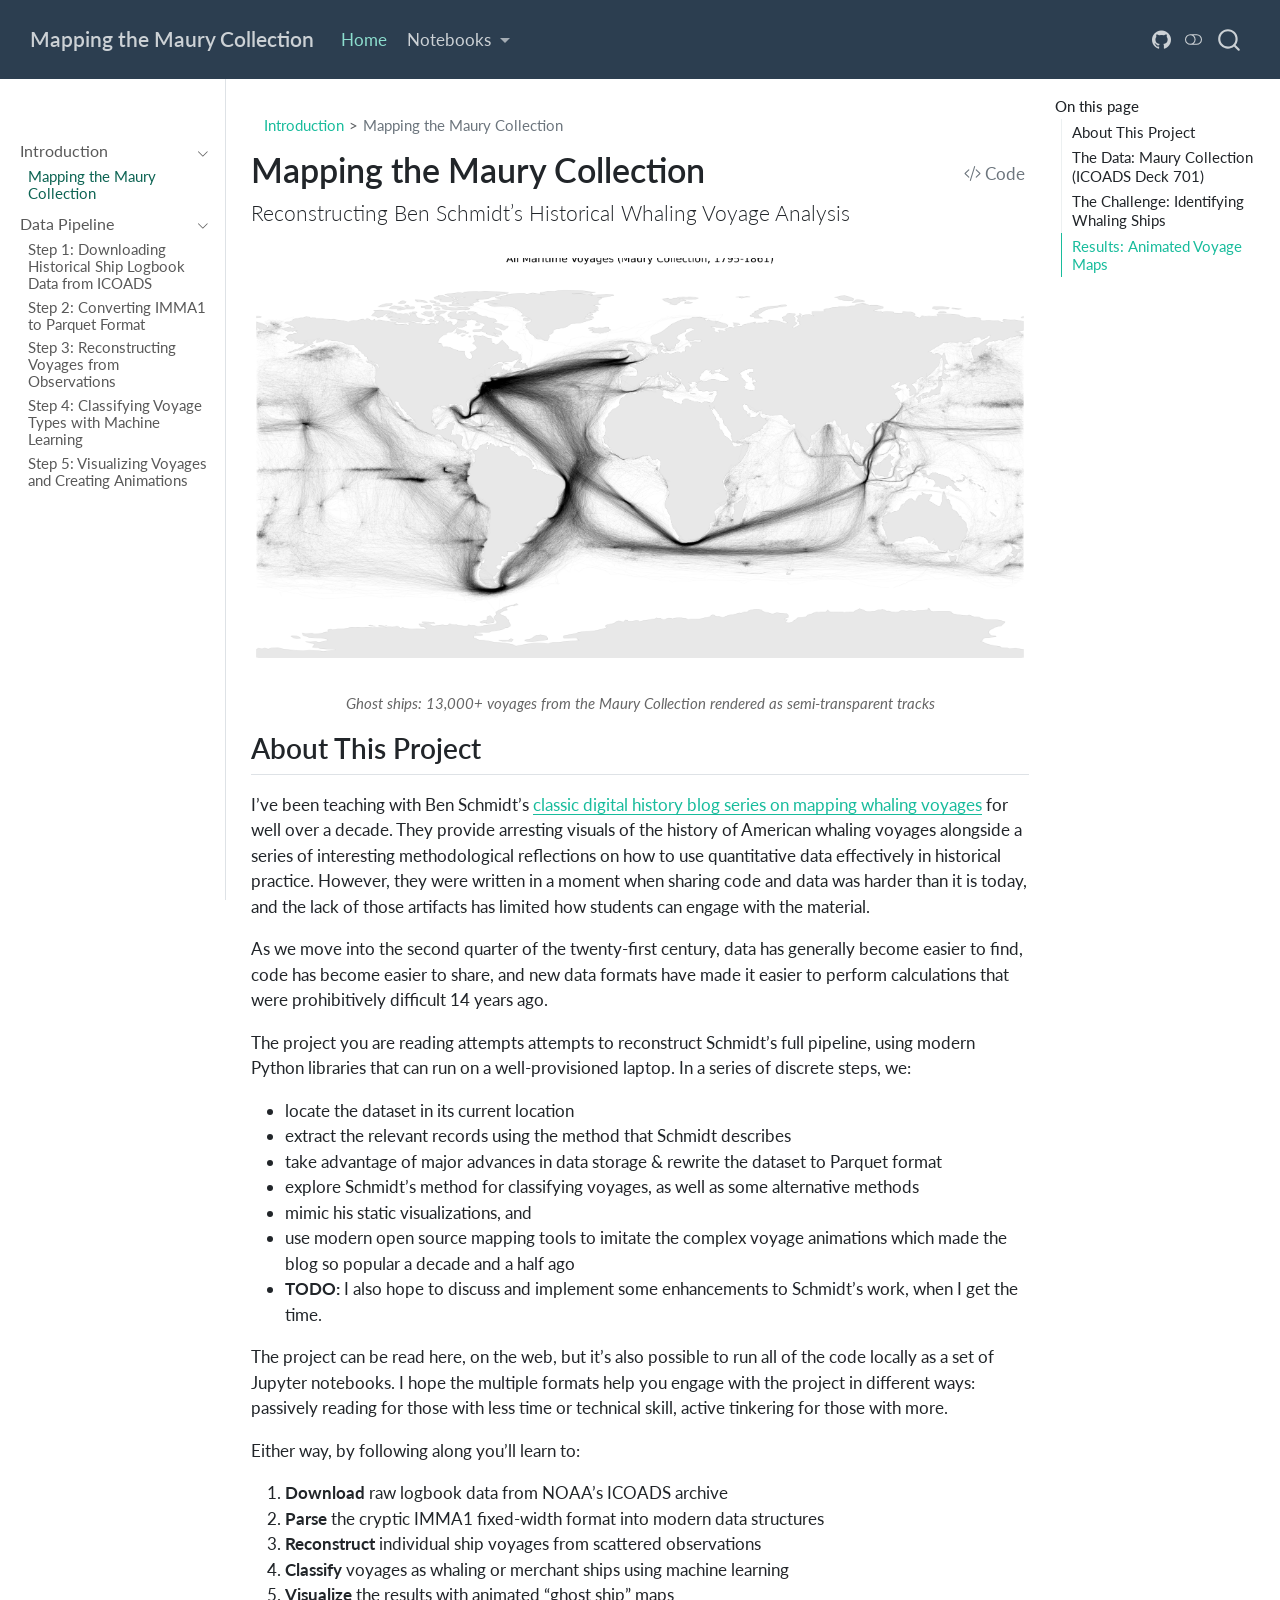
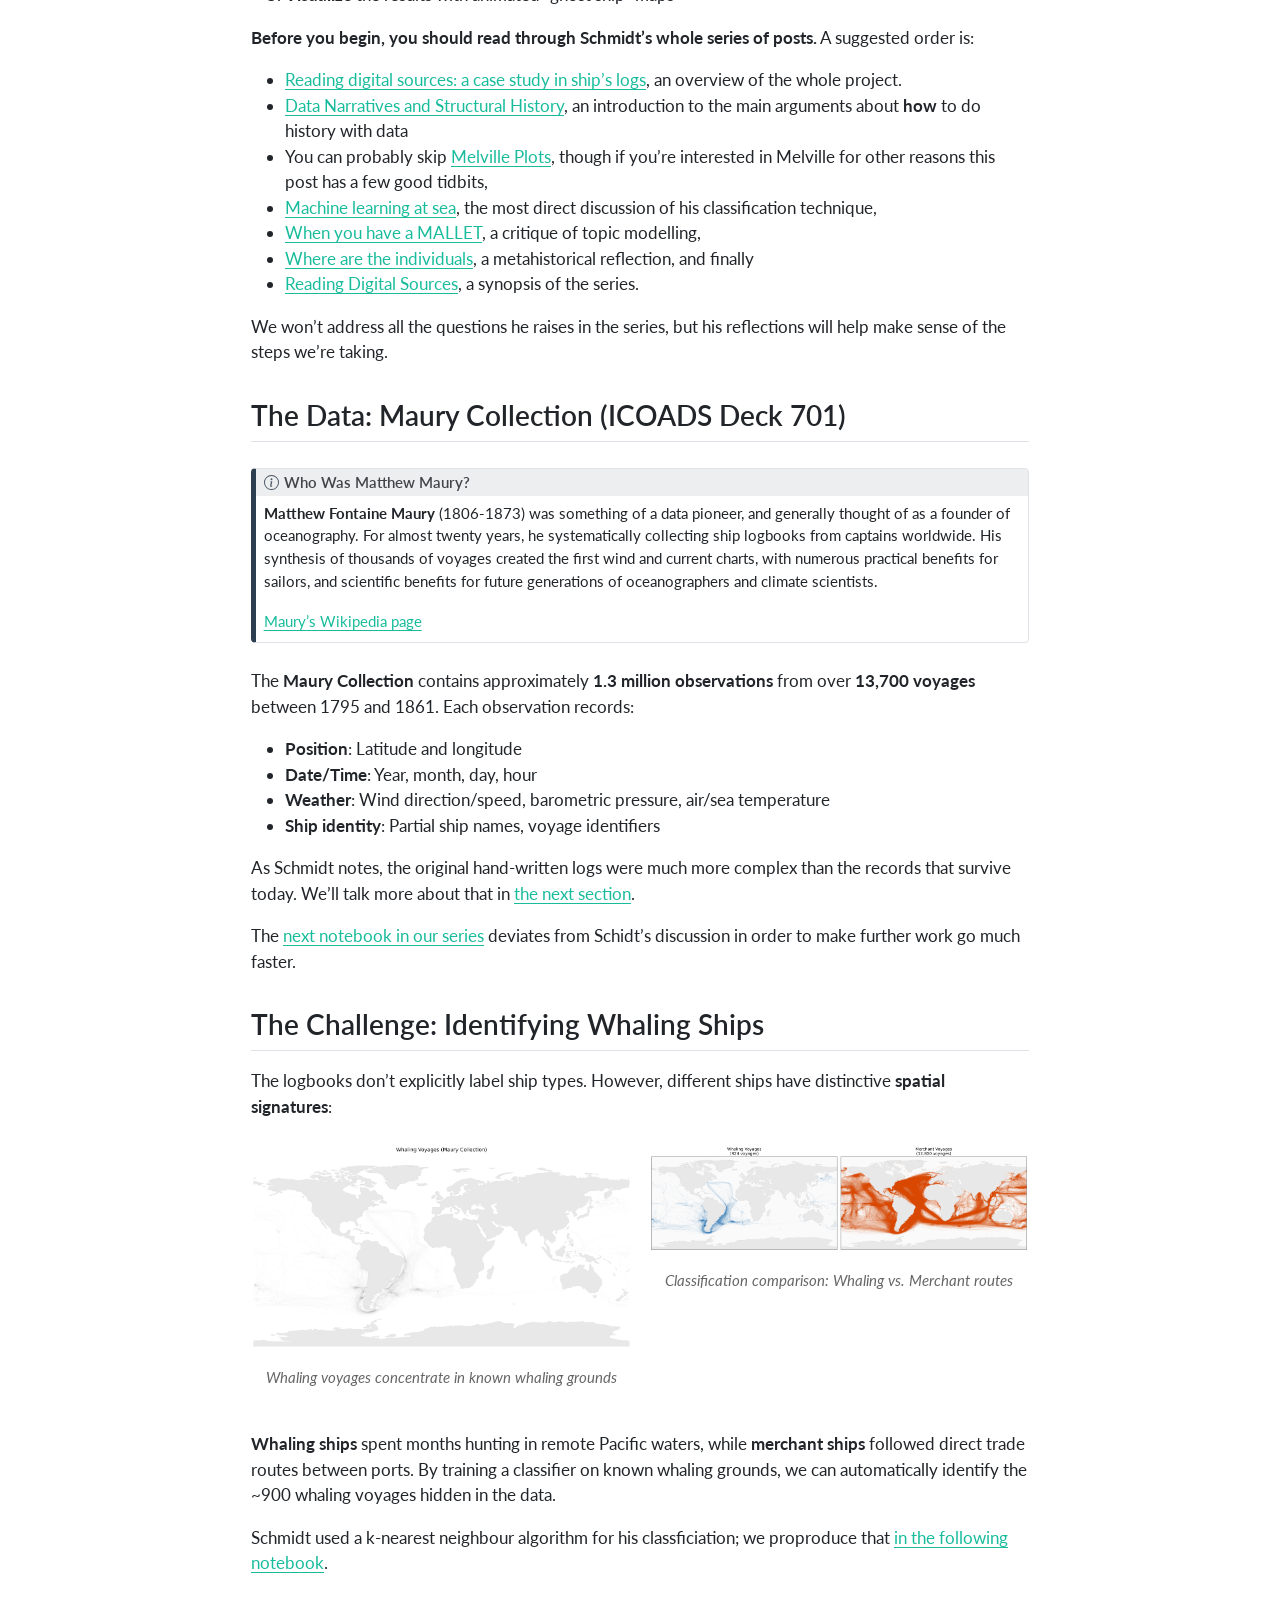
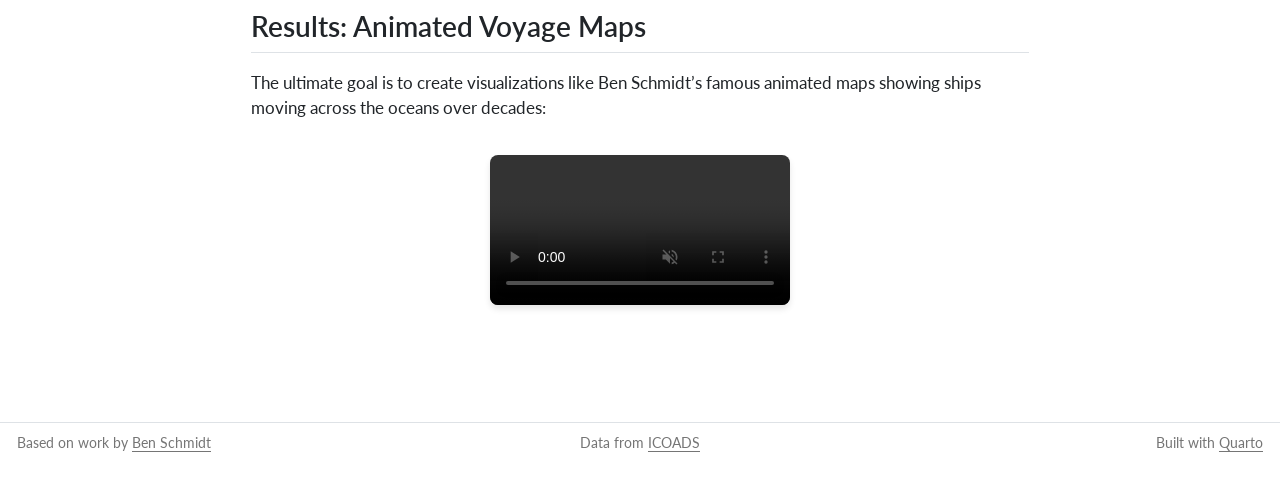
<file: index.html>
<!DOCTYPE html>
<html xmlns="http://www.w3.org/1999/xhtml" lang="en" xml:lang="en"><head>

<meta charset="utf-8">
<meta name="generator" content="quarto-1.7.29">

<meta name="viewport" content="width=device-width, initial-scale=1.0, user-scalable=yes">


<title>Mapping the Maury Collection</title>
<style>
code{white-space: pre-wrap;}
span.smallcaps{font-variant: small-caps;}
div.columns{display: flex; gap: min(4vw, 1.5em);}
div.column{flex: auto; overflow-x: auto;}
div.hanging-indent{margin-left: 1.5em; text-indent: -1.5em;}
ul.task-list{list-style: none;}
ul.task-list li input[type="checkbox"] {
  width: 0.8em;
  margin: 0 0.8em 0.2em -1em; /* quarto-specific, see https://github.com/quarto-dev/quarto-cli/issues/4556 */ 
  vertical-align: middle;
}
/* CSS for syntax highlighting */
html { -webkit-text-size-adjust: 100%; }
pre > code.sourceCode { white-space: pre; position: relative; }
pre > code.sourceCode > span { display: inline-block; line-height: 1.25; }
pre > code.sourceCode > span:empty { height: 1.2em; }
.sourceCode { overflow: visible; }
code.sourceCode > span { color: inherit; text-decoration: inherit; }
div.sourceCode { margin: 1em 0; }
pre.sourceCode { margin: 0; }
@media screen {
div.sourceCode { overflow: auto; }
}
@media print {
pre > code.sourceCode { white-space: pre-wrap; }
pre > code.sourceCode > span { text-indent: -5em; padding-left: 5em; }
}
pre.numberSource code
  { counter-reset: source-line 0; }
pre.numberSource code > span
  { position: relative; left: -4em; counter-increment: source-line; }
pre.numberSource code > span > a:first-child::before
  { content: counter(source-line);
    position: relative; left: -1em; text-align: right; vertical-align: baseline;
    border: none; display: inline-block;
    -webkit-touch-callout: none; -webkit-user-select: none;
    -khtml-user-select: none; -moz-user-select: none;
    -ms-user-select: none; user-select: none;
    padding: 0 4px; width: 4em;
  }
pre.numberSource { margin-left: 3em;  padding-left: 4px; }
div.sourceCode
  {   }
@media screen {
pre > code.sourceCode > span > a:first-child::before { text-decoration: underline; }
}
</style>


<script src="site_libs/quarto-nav/quarto-nav.js"></script>
<script src="site_libs/quarto-nav/headroom.min.js"></script>
<script src="site_libs/clipboard/clipboard.min.js"></script>
<script src="site_libs/quarto-search/autocomplete.umd.js"></script>
<script src="site_libs/quarto-search/fuse.min.js"></script>
<script src="site_libs/quarto-search/quarto-search.js"></script>
<meta name="quarto:offset" content="./">
<script src="site_libs/quarto-html/quarto.js" type="module"></script>
<script src="site_libs/quarto-html/tabsets/tabsets.js" type="module"></script>
<script src="site_libs/quarto-html/popper.min.js"></script>
<script src="site_libs/quarto-html/tippy.umd.min.js"></script>
<script src="site_libs/quarto-html/anchor.min.js"></script>
<link href="site_libs/quarto-html/tippy.css" rel="stylesheet">
<link href="site_libs/quarto-html/quarto-syntax-highlighting-bcbce66894bfa8e7e94e40e0186b9bb8.css" rel="stylesheet" class="quarto-color-scheme" id="quarto-text-highlighting-styles">
<link href="site_libs/quarto-html/quarto-syntax-highlighting-dark-4e7a6ecc11b04d2331dcee725084a9de.css" rel="stylesheet" class="quarto-color-scheme quarto-color-alternate" id="quarto-text-highlighting-styles">
<link href="site_libs/quarto-html/quarto-syntax-highlighting-bcbce66894bfa8e7e94e40e0186b9bb8.css" rel="stylesheet" class="quarto-color-scheme-extra" id="quarto-text-highlighting-styles">
<script src="site_libs/bootstrap/bootstrap.min.js"></script>
<link href="site_libs/bootstrap/bootstrap-icons.css" rel="stylesheet">
<link href="site_libs/bootstrap/bootstrap-3a2f3671387184ead6911a8887545cfe.min.css" rel="stylesheet" append-hash="true" class="quarto-color-scheme" id="quarto-bootstrap" data-mode="light">
<link href="site_libs/bootstrap/bootstrap-dark-a3474c4e671de74f2cc29ca289497754.min.css" rel="stylesheet" append-hash="true" class="quarto-color-scheme quarto-color-alternate" id="quarto-bootstrap" data-mode="dark">
<link href="site_libs/bootstrap/bootstrap-3a2f3671387184ead6911a8887545cfe.min.css" rel="stylesheet" append-hash="true" class="quarto-color-scheme-extra" id="quarto-bootstrap" data-mode="light">
<script id="quarto-search-options" type="application/json">{
  "location": "navbar",
  "copy-button": false,
  "collapse-after": 3,
  "panel-placement": "end",
  "type": "overlay",
  "limit": 50,
  "keyboard-shortcut": [
    "f",
    "/",
    "s"
  ],
  "show-item-context": false,
  "language": {
    "search-no-results-text": "No results",
    "search-matching-documents-text": "matching documents",
    "search-copy-link-title": "Copy link to search",
    "search-hide-matches-text": "Hide additional matches",
    "search-more-match-text": "more match in this document",
    "search-more-matches-text": "more matches in this document",
    "search-clear-button-title": "Clear",
    "search-text-placeholder": "",
    "search-detached-cancel-button-title": "Cancel",
    "search-submit-button-title": "Submit",
    "search-label": "Search"
  }
}</script>
<script src="site_libs/quarto-diagram/mermaid.min.js"></script>
<script src="site_libs/quarto-diagram/mermaid-init.js"></script>
<link href="site_libs/quarto-diagram/mermaid.css" rel="stylesheet">


<link rel="stylesheet" href="styles.css">
</head>

<body class="nav-sidebar docked nav-fixed quarto-light"><script id="quarto-html-before-body" type="application/javascript">
    const toggleBodyColorMode = (bsSheetEl) => {
      const mode = bsSheetEl.getAttribute("data-mode");
      const bodyEl = window.document.querySelector("body");
      if (mode === "dark") {
        bodyEl.classList.add("quarto-dark");
        bodyEl.classList.remove("quarto-light");
      } else {
        bodyEl.classList.add("quarto-light");
        bodyEl.classList.remove("quarto-dark");
      }
    }
    const toggleBodyColorPrimary = () => {
      const bsSheetEl = window.document.querySelector("link#quarto-bootstrap:not([rel=disabled-stylesheet])");
      if (bsSheetEl) {
        toggleBodyColorMode(bsSheetEl);
      }
    }
    const setColorSchemeToggle = (alternate) => {
      const toggles = window.document.querySelectorAll('.quarto-color-scheme-toggle');
      for (let i=0; i < toggles.length; i++) {
        const toggle = toggles[i];
        if (toggle) {
          if (alternate) {
            toggle.classList.add("alternate");
          } else {
            toggle.classList.remove("alternate");
          }
        }
      }
    };
    const toggleColorMode = (alternate) => {
      // Switch the stylesheets
      const primaryStylesheets = window.document.querySelectorAll('link.quarto-color-scheme:not(.quarto-color-alternate)');
      const alternateStylesheets = window.document.querySelectorAll('link.quarto-color-scheme.quarto-color-alternate');
      manageTransitions('#quarto-margin-sidebar .nav-link', false);
      if (alternate) {
        // note: dark is layered on light, we don't disable primary!
        enableStylesheet(alternateStylesheets);
        for (const sheetNode of alternateStylesheets) {
          if (sheetNode.id === "quarto-bootstrap") {
            toggleBodyColorMode(sheetNode);
          }
        }
      } else {
        disableStylesheet(alternateStylesheets);
        enableStylesheet(primaryStylesheets)
        toggleBodyColorPrimary();
      }
      manageTransitions('#quarto-margin-sidebar .nav-link', true);
      // Switch the toggles
      setColorSchemeToggle(alternate)
      // Hack to workaround the fact that safari doesn't
      // properly recolor the scrollbar when toggling (#1455)
      if (navigator.userAgent.indexOf('Safari') > 0 && navigator.userAgent.indexOf('Chrome') == -1) {
        manageTransitions("body", false);
        window.scrollTo(0, 1);
        setTimeout(() => {
          window.scrollTo(0, 0);
          manageTransitions("body", true);
        }, 40);
      }
    }
    const disableStylesheet = (stylesheets) => {
      for (let i=0; i < stylesheets.length; i++) {
        const stylesheet = stylesheets[i];
        stylesheet.rel = 'disabled-stylesheet';
      }
    }
    const enableStylesheet = (stylesheets) => {
      for (let i=0; i < stylesheets.length; i++) {
        const stylesheet = stylesheets[i];
        if(stylesheet.rel !== 'stylesheet') { // for Chrome, which will still FOUC without this check
          stylesheet.rel = 'stylesheet';
        }
      }
    }
    const manageTransitions = (selector, allowTransitions) => {
      const els = window.document.querySelectorAll(selector);
      for (let i=0; i < els.length; i++) {
        const el = els[i];
        if (allowTransitions) {
          el.classList.remove('notransition');
        } else {
          el.classList.add('notransition');
        }
      }
    }
    const isFileUrl = () => {
      return window.location.protocol === 'file:';
    }
    const hasAlternateSentinel = () => {
      let styleSentinel = getColorSchemeSentinel();
      if (styleSentinel !== null) {
        return styleSentinel === "alternate";
      } else {
        return false;
      }
    }
    const setStyleSentinel = (alternate) => {
      const value = alternate ? "alternate" : "default";
      if (!isFileUrl()) {
        window.localStorage.setItem("quarto-color-scheme", value);
      } else {
        localAlternateSentinel = value;
      }
    }
    const getColorSchemeSentinel = () => {
      if (!isFileUrl()) {
        const storageValue = window.localStorage.getItem("quarto-color-scheme");
        return storageValue != null ? storageValue : localAlternateSentinel;
      } else {
        return localAlternateSentinel;
      }
    }
    const toggleGiscusIfUsed = (isAlternate, darkModeDefault) => {
      const baseTheme = document.querySelector('#giscus-base-theme')?.value ?? 'light';
      const alternateTheme = document.querySelector('#giscus-alt-theme')?.value ?? 'dark';
      let newTheme = '';
      if(authorPrefersDark) {
        newTheme = isAlternate ? baseTheme : alternateTheme;
      } else {
        newTheme = isAlternate ? alternateTheme : baseTheme;
      }
      const changeGiscusTheme = () => {
        // From: https://github.com/giscus/giscus/issues/336
        const sendMessage = (message) => {
          const iframe = document.querySelector('iframe.giscus-frame');
          if (!iframe) return;
          iframe.contentWindow.postMessage({ giscus: message }, 'https://giscus.app');
        }
        sendMessage({
          setConfig: {
            theme: newTheme
          }
        });
      }
      const isGiscussLoaded = window.document.querySelector('iframe.giscus-frame') !== null;
      if (isGiscussLoaded) {
        changeGiscusTheme();
      }
    };
    const authorPrefersDark = false;
    const darkModeDefault = authorPrefersDark;
      document.querySelector('link#quarto-text-highlighting-styles.quarto-color-scheme-extra').rel = 'disabled-stylesheet';
      document.querySelector('link#quarto-bootstrap.quarto-color-scheme-extra').rel = 'disabled-stylesheet';
    let localAlternateSentinel = darkModeDefault ? 'alternate' : 'default';
    // Dark / light mode switch
    window.quartoToggleColorScheme = () => {
      // Read the current dark / light value
      let toAlternate = !hasAlternateSentinel();
      toggleColorMode(toAlternate);
      setStyleSentinel(toAlternate);
      toggleGiscusIfUsed(toAlternate, darkModeDefault);
    };
    // Switch to dark mode if need be
    if (hasAlternateSentinel()) {
      toggleColorMode(true);
    } else {
      toggleColorMode(false);
    }
  </script>

<div id="quarto-search-results"></div>
  <header id="quarto-header" class="headroom fixed-top">
    <nav class="navbar navbar-expand-lg " data-bs-theme="dark">
      <div class="navbar-container container-fluid">
      <div class="navbar-brand-container mx-auto">
    <a class="navbar-brand" href="./index.html">
    <span class="navbar-title">Mapping the Maury Collection</span>
    </a>
  </div>
            <div id="quarto-search" class="" title="Search"></div>
          <button class="navbar-toggler" type="button" data-bs-toggle="collapse" data-bs-target="#navbarCollapse" aria-controls="navbarCollapse" role="menu" aria-expanded="false" aria-label="Toggle navigation" onclick="if (window.quartoToggleHeadroom) { window.quartoToggleHeadroom(); }">
  <span class="navbar-toggler-icon"></span>
</button>
          <div class="collapse navbar-collapse" id="navbarCollapse">
            <ul class="navbar-nav navbar-nav-scroll me-auto">
  <li class="nav-item">
    <a class="nav-link active" href="./index.html" aria-current="page"> 
<span class="menu-text">Home</span></a>
  </li>  
  <li class="nav-item dropdown ">
    <a class="nav-link dropdown-toggle" href="#" id="nav-menu-notebooks" role="link" data-bs-toggle="dropdown" aria-expanded="false">
 <span class="menu-text">Notebooks</span>
    </a>
    <ul class="dropdown-menu" aria-labelledby="nav-menu-notebooks">    
        <li>
    <a class="dropdown-item" href="./notebooks/01_download_icoads.html">
 <span class="dropdown-text">1. Download ICOADS Data</span></a>
  </li>  
        <li>
    <a class="dropdown-item" href="./notebooks/02_imma_to_parquet.html">
 <span class="dropdown-text">2. Parse IMMA Format</span></a>
  </li>  
        <li>
    <a class="dropdown-item" href="./notebooks/03_reconstruct_voyages.html">
 <span class="dropdown-text">3. Reconstruct Voyages</span></a>
  </li>  
        <li>
    <a class="dropdown-item" href="./notebooks/04_classify_voyages.html">
 <span class="dropdown-text">4. Classify Voyages</span></a>
  </li>  
        <li>
    <a class="dropdown-item" href="./notebooks/05_visualize_voyages.html">
 <span class="dropdown-text">5. Visualize Results</span></a>
  </li>  
    </ul>
  </li>
</ul>
            <ul class="navbar-nav navbar-nav-scroll ms-auto">
  <li class="nav-item compact">
    <a class="nav-link" href="https://github.com/DigitalHistory/maury-notebooks"> <i class="bi bi-github" role="img" aria-label="GitHub">
</i> 
<span class="menu-text"></span></a>
  </li>  
</ul>
          </div> <!-- /navcollapse -->
            <div class="quarto-navbar-tools">
  <a href="" class="quarto-color-scheme-toggle quarto-navigation-tool  px-1" onclick="window.quartoToggleColorScheme(); return false;" title="Toggle dark mode"><i class="bi"></i></a>
</div>
      </div> <!-- /container-fluid -->
    </nav>
  <nav class="quarto-secondary-nav">
    <div class="container-fluid d-flex">
      <button type="button" class="quarto-btn-toggle btn" data-bs-toggle="collapse" role="button" data-bs-target=".quarto-sidebar-collapse-item" aria-controls="quarto-sidebar" aria-expanded="false" aria-label="Toggle sidebar navigation" onclick="if (window.quartoToggleHeadroom) { window.quartoToggleHeadroom(); }">
        <i class="bi bi-layout-text-sidebar-reverse"></i>
      </button>
        <nav class="quarto-page-breadcrumbs" aria-label="breadcrumb"><ol class="breadcrumb"><li class="breadcrumb-item"><a href="./index.html">Introduction</a></li><li class="breadcrumb-item"><a href="./index.html">Mapping the Maury Collection</a></li></ol></nav>
        <a class="flex-grow-1" role="navigation" data-bs-toggle="collapse" data-bs-target=".quarto-sidebar-collapse-item" aria-controls="quarto-sidebar" aria-expanded="false" aria-label="Toggle sidebar navigation" onclick="if (window.quartoToggleHeadroom) { window.quartoToggleHeadroom(); }">      
        </a>
      <button type="button" class="btn quarto-search-button" aria-label="Search" onclick="window.quartoOpenSearch();">
        <i class="bi bi-search"></i>
      </button>
    </div>
  </nav>
</header>
<!-- content -->
<div id="quarto-content" class="quarto-container page-columns page-rows-contents page-layout-article page-navbar">
<!-- sidebar -->
  <nav id="quarto-sidebar" class="sidebar collapse collapse-horizontal quarto-sidebar-collapse-item sidebar-navigation docked overflow-auto">
        <div class="mt-2 flex-shrink-0 align-items-center">
        <div class="sidebar-search">
        <div id="quarto-search" class="" title="Search"></div>
        </div>
        </div>
    <div class="sidebar-menu-container"> 
    <ul class="list-unstyled mt-1">
        <li class="sidebar-item sidebar-item-section">
      <div class="sidebar-item-container"> 
            <a class="sidebar-item-text sidebar-link text-start" data-bs-toggle="collapse" data-bs-target="#quarto-sidebar-section-1" role="navigation" aria-expanded="true">
 <span class="menu-text">Introduction</span></a>
          <a class="sidebar-item-toggle text-start" data-bs-toggle="collapse" data-bs-target="#quarto-sidebar-section-1" role="navigation" aria-expanded="true" aria-label="Toggle section">
            <i class="bi bi-chevron-right ms-2"></i>
          </a> 
      </div>
      <ul id="quarto-sidebar-section-1" class="collapse list-unstyled sidebar-section depth1 show">  
          <li class="sidebar-item">
  <div class="sidebar-item-container"> 
  <a href="./index.html" class="sidebar-item-text sidebar-link active">
 <span class="menu-text">Mapping the Maury Collection</span></a>
  </div>
</li>
      </ul>
  </li>
        <li class="sidebar-item sidebar-item-section">
      <div class="sidebar-item-container"> 
            <a class="sidebar-item-text sidebar-link text-start" data-bs-toggle="collapse" data-bs-target="#quarto-sidebar-section-2" role="navigation" aria-expanded="true">
 <span class="menu-text">Data Pipeline</span></a>
          <a class="sidebar-item-toggle text-start" data-bs-toggle="collapse" data-bs-target="#quarto-sidebar-section-2" role="navigation" aria-expanded="true" aria-label="Toggle section">
            <i class="bi bi-chevron-right ms-2"></i>
          </a> 
      </div>
      <ul id="quarto-sidebar-section-2" class="collapse list-unstyled sidebar-section depth1 show">  
          <li class="sidebar-item">
  <div class="sidebar-item-container"> 
  <a href="./notebooks/01_download_icoads.html" class="sidebar-item-text sidebar-link">
 <span class="menu-text">Step 1: Downloading Historical Ship Logbook Data from ICOADS</span></a>
  </div>
</li>
          <li class="sidebar-item">
  <div class="sidebar-item-container"> 
  <a href="./notebooks/02_imma_to_parquet.html" class="sidebar-item-text sidebar-link">
 <span class="menu-text">Step 2: Converting IMMA1 to Parquet Format</span></a>
  </div>
</li>
          <li class="sidebar-item">
  <div class="sidebar-item-container"> 
  <a href="./notebooks/03_reconstruct_voyages.html" class="sidebar-item-text sidebar-link">
 <span class="menu-text">Step 3: Reconstructing Voyages from Observations</span></a>
  </div>
</li>
          <li class="sidebar-item">
  <div class="sidebar-item-container"> 
  <a href="./notebooks/04_classify_voyages.html" class="sidebar-item-text sidebar-link">
 <span class="menu-text">Step 4: Classifying Voyage Types with Machine Learning</span></a>
  </div>
</li>
          <li class="sidebar-item">
  <div class="sidebar-item-container"> 
  <a href="./notebooks/05_visualize_voyages.html" class="sidebar-item-text sidebar-link">
 <span class="menu-text">Step 5: Visualizing Voyages and Creating Animations</span></a>
  </div>
</li>
      </ul>
  </li>
    </ul>
    </div>
</nav>
<div id="quarto-sidebar-glass" class="quarto-sidebar-collapse-item" data-bs-toggle="collapse" data-bs-target=".quarto-sidebar-collapse-item"></div>
<!-- margin-sidebar -->
    <div id="quarto-margin-sidebar" class="sidebar margin-sidebar">
        <nav id="TOC" role="doc-toc" class="toc-active">
    <h2 id="toc-title">On this page</h2>
   
  <ul>
  <li><a href="#about-this-project" id="toc-about-this-project" class="nav-link active" data-scroll-target="#about-this-project">About This Project</a></li>
  <li><a href="#the-data-maury-collection-icoads-deck-701" id="toc-the-data-maury-collection-icoads-deck-701" class="nav-link" data-scroll-target="#the-data-maury-collection-icoads-deck-701">The Data: Maury Collection (ICOADS Deck 701)</a></li>
  <li><a href="#the-challenge-identifying-whaling-ships" id="toc-the-challenge-identifying-whaling-ships" class="nav-link" data-scroll-target="#the-challenge-identifying-whaling-ships">The Challenge: Identifying Whaling Ships</a></li>
  <li><a href="#results-animated-voyage-maps" id="toc-results-animated-voyage-maps" class="nav-link" data-scroll-target="#results-animated-voyage-maps">Results: Animated Voyage Maps</a></li>
  </ul>
</nav>
    </div>
<!-- main -->
<main class="content" id="quarto-document-content">


<header id="title-block-header" class="quarto-title-block default"><nav class="quarto-page-breadcrumbs quarto-title-breadcrumbs d-none d-lg-block" aria-label="breadcrumb"><ol class="breadcrumb"><li class="breadcrumb-item"><a href="./index.html">Introduction</a></li><li class="breadcrumb-item"><a href="./index.html">Mapping the Maury Collection</a></li></ol></nav>
<div class="quarto-title">
<div class="quarto-title-block"><div><h1 class="title">Mapping the Maury Collection</h1><button type="button" class="btn code-tools-button" id="quarto-code-tools-source"><i class="bi"></i> Code</button></div></div>
<p class="subtitle lead">Reconstructing Ben Schmidt’s Historical Whaling Voyage Analysis</p>
</div>



<div class="quarto-title-meta">

    
  
    
  </div>
  


</header>


<div class="quarto-figure quarto-figure-center">
<figure class="figure">
<p><img src="output/ghost_ships_all.png" class="hero-image img-fluid figure-img" alt="Map showing thousands of ship voyage tracks across the world's oceans, creating a ghostly web of maritime routes from the 1800s"></p>
<figcaption>Ghost ships: 13,000+ voyages from the Maury Collection rendered as semi-transparent tracks</figcaption>
</figure>
</div>
<section id="about-this-project" class="level2">
<h2 class="anchored" data-anchor-id="about-this-project">About This Project</h2>
<p>I’ve been teaching with Ben Schmidt’s <a href="http://sappingattention.blogspot.com/2012/11/reading-digital-sources-case-study-in.html">classic digital history blog series on mapping whaling voyages</a> for well over a decade. They provide arresting visuals of the history of American whaling voyages alongside a series of interesting methodological reflections on how to use quantitative data effectively in historical practice. However, they were written in a moment when sharing code and data was harder than it is today, and the lack of those artifacts has limited how students can engage with the material.</p>
<p>As we move into the second quarter of the twenty-first century, data has generally become easier to find, code has become easier to share, and new data formats have made it easier to perform calculations that were prohibitively difficult 14 years ago.</p>
<p>The project you are reading attempts attempts to reconstruct Schmidt’s full pipeline, using modern Python libraries that can run on a well-provisioned laptop. In a series of discrete steps, we:</p>
<ul>
<li>locate the dataset in its current location</li>
<li>extract the relevant records using the method that Schmidt describes</li>
<li>take advantage of major advances in data storage &amp; rewrite the dataset to Parquet format</li>
<li>explore Schmidt’s method for classifying voyages, as well as some alternative methods</li>
<li>mimic his static visualizations, and</li>
<li>use modern open source mapping tools to imitate the complex voyage animations which made the blog so popular a decade and a half ago</li>
<li><strong>TODO:</strong> I also hope to discuss and implement some enhancements to Schmidt’s work, when I get the time.</li>
</ul>
<p>The project can be read here, on the web, but it’s also possible to run all of the code locally as a set of Jupyter notebooks. I hope the multiple formats help you engage with the project in different ways: passively reading for those with less time or technical skill, active tinkering for those with more.</p>
<p>Either way, by following along you’ll learn to:</p>
<ol type="1">
<li><strong>Download</strong> raw logbook data from NOAA’s ICOADS archive</li>
<li><strong>Parse</strong> the cryptic IMMA1 fixed-width format into modern data structures</li>
<li><strong>Reconstruct</strong> individual ship voyages from scattered observations</li>
<li><strong>Classify</strong> voyages as whaling or merchant ships using machine learning</li>
<li><strong>Visualize</strong> the results with animated “ghost ship” maps</li>
</ol>
<p><strong>Before you begin, you should read through Schmidt’s whole series of posts.</strong> A suggested order is:</p>
<ul>
<li><a href="http://sappingattention.blogspot.com/2012/11/reading-digital-sources-case-study-in.html">Reading digital sources: a case study in ship’s logs</a>, an overview of the whole project.</li>
<li><a href="https://sappingattention.blogspot.com/2012/10/data-narratives-and-structural.html">Data Narratives and Structural History</a>, an introduction to the main arguments about <strong>how</strong> to do history with data</li>
<li>You can probably skip <a href="https://sappingattention.blogspot.com/2012/10/melville-plots.html">Melville Plots</a>, though if you’re interested in Melville for other reasons this post has a few good tidbits,</li>
<li><a href="https://sappingattention.blogspot.com/2012/11/machine-learning-on-high-seas.html">Machine learning at sea</a>, the most direct discussion of his classification technique,</li>
<li><a href="https://sappingattention.blogspot.com/2012/11/when-you-have-mallet-everything-looks.html">When you have a MALLET</a>, a critique of topic modelling,</li>
<li><a href="https://sappingattention.blogspot.com/2012/11/where-are-individuals-in-data-driven.html">Where are the individuals</a>, a metahistorical reflection, and finally</li>
<li><a href="https://sappingattention.blogspot.com/2012/11/reading-digital-sources-case-study-in.html">Reading Digital Sources</a>, a synopsis of the series.</li>
</ul>
<p>We won’t address all the questions he raises in the series, but his reflections will help make sense of the steps we’re taking.</p>
</section>
<section id="the-data-maury-collection-icoads-deck-701" class="level2">
<h2 class="anchored" data-anchor-id="the-data-maury-collection-icoads-deck-701">The Data: Maury Collection (ICOADS Deck 701)</h2>
<div class="callout callout-style-default callout-note callout-titled">
<div class="callout-header d-flex align-content-center">
<div class="callout-icon-container">
<i class="callout-icon"></i>
</div>
<div class="callout-title-container flex-fill">
Who Was Matthew Maury?
</div>
</div>
<div class="callout-body-container callout-body">
<p><strong>Matthew Fontaine Maury</strong> (1806-1873) was something of a data pioneer, and generally thought of as a founder of oceanography. For almost twenty years, he systematically collecting ship logbooks from captains worldwide. His synthesis of thousands of voyages created the first wind and current charts, with numerous practical benefits for sailors, and scientific benefits for future generations of oceanographers and climate scientists.</p>
<p><a href="https://en.wikipedia.org/wiki/Matthew_Fontaine_Maury">Maury’s Wikipedia page</a></p>
</div>
</div>
<p>The <strong>Maury Collection</strong> contains approximately <strong>1.3 million observations</strong> from over <strong>13,700 voyages</strong> between 1795 and 1861. Each observation records:</p>
<ul>
<li><strong>Position</strong>: Latitude and longitude</li>
<li><strong>Date/Time</strong>: Year, month, day, hour</li>
<li><strong>Weather</strong>: Wind direction/speed, barometric pressure, air/sea temperature</li>
<li><strong>Ship identity</strong>: Partial ship names, voyage identifiers</li>
</ul>
<p>As Schmidt notes, the original hand-written logs were much more complex than the records that survive today. We’ll talk more about that in <a href="./notebooks/01_download_icoads.html">the next section</a>.</p>
<p>The <a href="./notebooks/02_imma_to_parquet.html">next notebook in our series</a> deviates from Schidt’s discussion in order to make further work go much faster.</p>
</section>
<section id="the-challenge-identifying-whaling-ships" class="level2">
<h2 class="anchored" data-anchor-id="the-challenge-identifying-whaling-ships">The Challenge: Identifying Whaling Ships</h2>
<p>The logbooks don’t explicitly label ship types. However, different ships have distinctive <strong>spatial signatures</strong>:</p>
<div class="image-grid">
<div class="quarto-figure quarto-figure-center">
<figure class="figure">
<p><img src="output/ghost_ships_whaling.png" class="img-fluid figure-img" alt="Map showing whaling voyage tracks concentrated in the Pacific and around Cape Horn"></p>
<figcaption>Whaling voyages concentrate in known whaling grounds</figcaption>
</figure>
</div>
<div class="quarto-figure quarto-figure-center">
<figure class="figure">
<p><img src="output/whaling_vs_merchant.png" class="img-fluid figure-img" alt="Side-by-side comparison showing distinct patterns of whaling ships vs merchant vessels"></p>
<figcaption>Classification comparison: Whaling vs.&nbsp;Merchant routes</figcaption>
</figure>
</div>
</div>
<p><strong>Whaling ships</strong> spent months hunting in remote Pacific waters, while <strong>merchant ships</strong> followed direct trade routes between ports. By training a classifier on known whaling grounds, we can automatically identify the ~900 whaling voyages hidden in the data.</p>
<p>Schmidt used a k-nearest neighbour algorithm for his classficiation; we proproduce that <a href="./notebooks/03_reconstruct_voyages.html">in the following notebook</a>.</p>
</section>
<section id="results-animated-voyage-maps" class="level2">
<h2 class="anchored" data-anchor-id="results-animated-voyage-maps">Results: Animated Voyage Maps</h2>
<p>The ultimate goal is to create visualizations like Ben Schmidt’s famous animated maps showing ships moving across the oceans over decades:</p>
<div class="animation-container">
<video controls="" loop="" muted="" playsinline="">
<source src="output/whaling_voyages.mp4" type="video/mp4">
<p><img src="output/whaling_voyages.gif" alt="Animation of whaling voyages from 1797-1860"> </p>
<p><em>Classified whaling voyages, 1797-1860. Yellow dots show current ship positions; red trails show recent movement.</em></p>
<p>:::</p>
<section id="the-pipeline" class="level2">
<h2 class="anchored" data-anchor-id="the-pipeline">The Pipeline</h2>
<div class="cell" data-layout-align="default">
<div class="sourceCode cell-code" id="cb1"><pre class="sourceCode numberSource default number-lines code-with-copy"><code class="sourceCode default"><span id="cb1-1"><a href="#cb1-1"></a>flowchart LR</span>
<span id="cb1-2"><a href="#cb1-2"></a>    A[ICOADS Archive] --&gt; B[Download\nDeck 701]</span>
<span id="cb1-3"><a href="#cb1-3"></a>    B --&gt; C[Parse IMMA1\nFormat]</span>
<span id="cb1-4"><a href="#cb1-4"></a>    C --&gt; D[Reconstruct\nVoyages]</span>
<span id="cb1-5"><a href="#cb1-5"></a>    D --&gt; E[Classify\nWhaling/Merchant]</span>
<span id="cb1-6"><a href="#cb1-6"></a>    E --&gt; F[Visualize\nAnimations]</span>
<span id="cb1-7"><a href="#cb1-7"></a></span>
<span id="cb1-8"><a href="#cb1-8"></a>    style A fill:#e1f5fe</span>
<span id="cb1-9"><a href="#cb1-9"></a>    style F fill:#c8e6c9</span></code><button title="Copy to Clipboard" class="code-copy-button"><i class="bi"></i></button></pre></div>
<div class="cell-output-display">
<div>
<p></p><figure class="figure"><p></p>
<div>
<pre class="mermaid mermaid-js">flowchart LR
    A[ICOADS Archive] --&gt; B[Download\nDeck 701]
    B --&gt; C[Parse IMMA1\nFormat]
    C --&gt; D[Reconstruct\nVoyages]
    D --&gt; E[Classify\nWhaling/Merchant]
    E --&gt; F[Visualize\nAnimations]

    style A fill:#e1f5fe
    style F fill:#c8e6c9
</pre>
</div>
<p></p></figure><p></p>
</div>
</div>
</div>
<p>As mentioned, each step is available in a separate notebook:</p>
<table class="caption-top table">
<thead>
<tr class="header">
<th>Notebook</th>
<th>Description</th>
<th>Key Technique</th>
</tr>
</thead>
<tbody>
<tr class="odd">
<td><a href="./notebooks/01_download_icoads.html">01_download_icoads</a></td>
<td>Fetch raw data from NOAA</td>
<td>HTTP requests, gzip</td>
</tr>
<tr class="even">
<td><a href="./notebooks/02_imma_to_parquet.html">02_imma_to_parquet</a></td>
<td>Parse fixed-width format</td>
<td>Columnar storage</td>
</tr>
<tr class="odd">
<td><a href="./notebooks/03_reconstruct_voyages.html">03_reconstruct_voyages</a></td>
<td>Identify voyage boundaries</td>
<td>Heuristic segmentation</td>
</tr>
<tr class="even">
<td><a href="./notebooks/04_classify_voyages.html">04_classify_voyages</a></td>
<td>ML classification</td>
<td>K-Nearest Neighbours</td>
</tr>
<tr class="odd">
<td><a href="./notebooks/05_visualize_voyages.html">05_visualize_voyages</a></td>
<td>Create maps &amp; animations</td>
<td>Matplotlib, ffmpeg</td>
</tr>
</tbody>
</table>
<p>Running this code will likely take considerable time and ocmputation resources on an ordinary laptop; before you run code, be sure you understand what it’s doing and how long it will likely take.</p>
</section>
<section id="traffic-patterns-through-history" class="level2">
<h2 class="anchored" data-anchor-id="traffic-patterns-through-history">Traffic Patterns Through History</h2>
<p>The data reveals how maritime traffic evolved over the early 19th century:</p>
<div class="quarto-figure quarto-figure-center">
<figure class="figure">
<p><img src="output/traffic_by_decade.png" class="img-fluid figure-img" alt="Four-panel map showing maritime traffic patterns from 1800s through 1860s, with dramatic increase in Pacific coverage during the 1840s-1850s whaling boom"></p>
<figcaption>Maritime traffic by decade showing the explosion of Pacific voyages in the 1840s-1850s</figcaption>
</figure>
</div>
<p>The 1840s-1850s show a dramatic increase in Pacific coverage, corresponding to the peak of American whaling.</p>
</section>
<section id="getting-started" class="level2">
<h2 class="anchored" data-anchor-id="getting-started">Getting Started</h2>
<p>You can read all of the code and see a lthe results in the website version of this code.</p>
<p>If you want to run these notebooks yourself:</p>
<div class="sourceCode" id="cb2"><pre class="sourceCode numberSource bash number-lines code-with-copy"><code class="sourceCode bash"><span id="cb2-1"><a href="#cb2-1"></a><span class="co"># Clone the repository</span></span>
<span id="cb2-2"><a href="#cb2-2"></a><span class="fu">git</span> clone https://github.com/example/maury-notebooks.git</span>
<span id="cb2-3"><a href="#cb2-3"></a><span class="bu">cd</span> maury-notebooks</span>
<span id="cb2-4"><a href="#cb2-4"></a></span>
<span id="cb2-5"><a href="#cb2-5"></a><span class="co"># Install dependencies with uv</span></span>
<span id="cb2-6"><a href="#cb2-6"></a><span class="ex">uv</span> sync</span>
<span id="cb2-7"><a href="#cb2-7"></a></span>
<span id="cb2-8"><a href="#cb2-8"></a><span class="co"># Download the data (takes several hours)</span></span>
<span id="cb2-9"><a href="#cb2-9"></a><span class="ex">uv</span> run python scripts/download_icoads_deck701.py</span>
<span id="cb2-10"><a href="#cb2-10"></a></span>
<span id="cb2-11"><a href="#cb2-11"></a><span class="co"># Or run the full pipeline</span></span>
<span id="cb2-12"><a href="#cb2-12"></a><span class="ex">uv</span> run python scripts/imma_to_parquet.py</span>
<span id="cb2-13"><a href="#cb2-13"></a><span class="ex">uv</span> run python scripts/reconstruct_voyages.py</span>
<span id="cb2-14"><a href="#cb2-14"></a><span class="ex">uv</span> run python scripts/classify_voyages.py</span>
<span id="cb2-15"><a href="#cb2-15"></a><span class="ex">uv</span> run python scripts/visualize_voyages.py</span></code><button title="Copy to Clipboard" class="code-copy-button"><i class="bi"></i></button></pre></div>
<p>Or jump straight to <a href="./notebooks/01_download_icoads.html">Notebook 1</a> to learn about the data.</p>
</section>
<section id="acknowledgements" class="level2">
<h2 class="anchored" data-anchor-id="acknowledgements">Acknowledgements</h2>
<p>This project builds on the work of:</p>
<ul>
<li><strong><a href="https://benschmidt.org/">Ben Schmidt</a></strong> - Original analysis and visualizations at <a href="https://sappingattention.blogspot.com/">Sapping Attention</a></li>
<li><strong><a href="https://icoads.noaa.gov/">ICOADS</a></strong> - Maintaining the world’s largest marine climate archive</li>
<li><strong><a href="https://www.ncei.noaa.gov/">NOAA NCEI</a></strong> - Hosting the data publicly</li>
</ul>
</section>
<section id="license" class="level2">
<h2 class="anchored" data-anchor-id="license">License</h2>
<p>The code in this repository is released under a GPL3 License. The underlying ICOADS data is in the public domain.</p>
<!-- Local Variables: -->
<!-- jinx-local-words: "Fontaine Matplotlib Maury Maury's" -->
<!-- End: -->


<!-- -->

</section>
</video></div>
</section>

</main> <!-- /main -->
<script id="quarto-html-after-body" type="application/javascript">
  window.document.addEventListener("DOMContentLoaded", function (event) {
    // Ensure there is a toggle, if there isn't float one in the top right
    if (window.document.querySelector('.quarto-color-scheme-toggle') === null) {
      const a = window.document.createElement('a');
      a.classList.add('top-right');
      a.classList.add('quarto-color-scheme-toggle');
      a.href = "";
      a.onclick = function() { try { window.quartoToggleColorScheme(); } catch {} return false; };
      const i = window.document.createElement("i");
      i.classList.add('bi');
      a.appendChild(i);
      window.document.body.appendChild(a);
    }
    setColorSchemeToggle(hasAlternateSentinel())
    const icon = "";
    const anchorJS = new window.AnchorJS();
    anchorJS.options = {
      placement: 'right',
      icon: icon
    };
    anchorJS.add('.anchored');
    const isCodeAnnotation = (el) => {
      for (const clz of el.classList) {
        if (clz.startsWith('code-annotation-')) {                     
          return true;
        }
      }
      return false;
    }
    const onCopySuccess = function(e) {
      // button target
      const button = e.trigger;
      // don't keep focus
      button.blur();
      // flash "checked"
      button.classList.add('code-copy-button-checked');
      var currentTitle = button.getAttribute("title");
      button.setAttribute("title", "Copied!");
      let tooltip;
      if (window.bootstrap) {
        button.setAttribute("data-bs-toggle", "tooltip");
        button.setAttribute("data-bs-placement", "left");
        button.setAttribute("data-bs-title", "Copied!");
        tooltip = new bootstrap.Tooltip(button, 
          { trigger: "manual", 
            customClass: "code-copy-button-tooltip",
            offset: [0, -8]});
        tooltip.show();    
      }
      setTimeout(function() {
        if (tooltip) {
          tooltip.hide();
          button.removeAttribute("data-bs-title");
          button.removeAttribute("data-bs-toggle");
          button.removeAttribute("data-bs-placement");
        }
        button.setAttribute("title", currentTitle);
        button.classList.remove('code-copy-button-checked');
      }, 1000);
      // clear code selection
      e.clearSelection();
    }
    const getTextToCopy = function(trigger) {
        const codeEl = trigger.previousElementSibling.cloneNode(true);
        for (const childEl of codeEl.children) {
          if (isCodeAnnotation(childEl)) {
            childEl.remove();
          }
        }
        return codeEl.innerText;
    }
    const clipboard = new window.ClipboardJS('.code-copy-button:not([data-in-quarto-modal])', {
      text: getTextToCopy
    });
    clipboard.on('success', onCopySuccess);
    if (window.document.getElementById('quarto-embedded-source-code-modal')) {
      const clipboardModal = new window.ClipboardJS('.code-copy-button[data-in-quarto-modal]', {
        text: getTextToCopy,
        container: window.document.getElementById('quarto-embedded-source-code-modal')
      });
      clipboardModal.on('success', onCopySuccess);
    }
    const viewSource = window.document.getElementById('quarto-view-source') ||
                       window.document.getElementById('quarto-code-tools-source');
    if (viewSource) {
      const sourceUrl = viewSource.getAttribute("data-quarto-source-url");
      viewSource.addEventListener("click", function(e) {
        if (sourceUrl) {
          // rstudio viewer pane
          if (/\bcapabilities=\b/.test(window.location)) {
            window.open(sourceUrl);
          } else {
            window.location.href = sourceUrl;
          }
        } else {
          const modal = new bootstrap.Modal(document.getElementById('quarto-embedded-source-code-modal'));
          modal.show();
        }
        return false;
      });
    }
    function toggleCodeHandler(show) {
      return function(e) {
        const detailsSrc = window.document.querySelectorAll(".cell > details > .sourceCode");
        for (let i=0; i<detailsSrc.length; i++) {
          const details = detailsSrc[i].parentElement;
          if (show) {
            details.open = true;
          } else {
            details.removeAttribute("open");
          }
        }
        const cellCodeDivs = window.document.querySelectorAll(".cell > .sourceCode");
        const fromCls = show ? "hidden" : "unhidden";
        const toCls = show ? "unhidden" : "hidden";
        for (let i=0; i<cellCodeDivs.length; i++) {
          const codeDiv = cellCodeDivs[i];
          if (codeDiv.classList.contains(fromCls)) {
            codeDiv.classList.remove(fromCls);
            codeDiv.classList.add(toCls);
          } 
        }
        return false;
      }
    }
    const hideAllCode = window.document.getElementById("quarto-hide-all-code");
    if (hideAllCode) {
      hideAllCode.addEventListener("click", toggleCodeHandler(false));
    }
    const showAllCode = window.document.getElementById("quarto-show-all-code");
    if (showAllCode) {
      showAllCode.addEventListener("click", toggleCodeHandler(true));
    }
      var localhostRegex = new RegExp(/^(?:http|https):\/\/localhost\:?[0-9]*\//);
      var mailtoRegex = new RegExp(/^mailto:/);
        var filterRegex = new RegExp("https:\/\/DigitalHistory\.github\.io\/maury-notebooks\/");
      var isInternal = (href) => {
          return filterRegex.test(href) || localhostRegex.test(href) || mailtoRegex.test(href);
      }
      // Inspect non-navigation links and adorn them if external
     var links = window.document.querySelectorAll('a[href]:not(.nav-link):not(.navbar-brand):not(.toc-action):not(.sidebar-link):not(.sidebar-item-toggle):not(.pagination-link):not(.no-external):not([aria-hidden]):not(.dropdown-item):not(.quarto-navigation-tool):not(.about-link)');
      for (var i=0; i<links.length; i++) {
        const link = links[i];
        if (!isInternal(link.href)) {
          // undo the damage that might have been done by quarto-nav.js in the case of
          // links that we want to consider external
          if (link.dataset.originalHref !== undefined) {
            link.href = link.dataset.originalHref;
          }
        }
      }
    function tippyHover(el, contentFn, onTriggerFn, onUntriggerFn) {
      const config = {
        allowHTML: true,
        maxWidth: 500,
        delay: 100,
        arrow: false,
        appendTo: function(el) {
            return el.parentElement;
        },
        interactive: true,
        interactiveBorder: 10,
        theme: 'quarto',
        placement: 'bottom-start',
      };
      if (contentFn) {
        config.content = contentFn;
      }
      if (onTriggerFn) {
        config.onTrigger = onTriggerFn;
      }
      if (onUntriggerFn) {
        config.onUntrigger = onUntriggerFn;
      }
      window.tippy(el, config); 
    }
    const noterefs = window.document.querySelectorAll('a[role="doc-noteref"]');
    for (var i=0; i<noterefs.length; i++) {
      const ref = noterefs[i];
      tippyHover(ref, function() {
        // use id or data attribute instead here
        let href = ref.getAttribute('data-footnote-href') || ref.getAttribute('href');
        try { href = new URL(href).hash; } catch {}
        const id = href.replace(/^#\/?/, "");
        const note = window.document.getElementById(id);
        if (note) {
          return note.innerHTML;
        } else {
          return "";
        }
      });
    }
    const xrefs = window.document.querySelectorAll('a.quarto-xref');
    const processXRef = (id, note) => {
      // Strip column container classes
      const stripColumnClz = (el) => {
        el.classList.remove("page-full", "page-columns");
        if (el.children) {
          for (const child of el.children) {
            stripColumnClz(child);
          }
        }
      }
      stripColumnClz(note)
      if (id === null || id.startsWith('sec-')) {
        // Special case sections, only their first couple elements
        const container = document.createElement("div");
        if (note.children && note.children.length > 2) {
          container.appendChild(note.children[0].cloneNode(true));
          for (let i = 1; i < note.children.length; i++) {
            const child = note.children[i];
            if (child.tagName === "P" && child.innerText === "") {
              continue;
            } else {
              container.appendChild(child.cloneNode(true));
              break;
            }
          }
          if (window.Quarto?.typesetMath) {
            window.Quarto.typesetMath(container);
          }
          return container.innerHTML
        } else {
          if (window.Quarto?.typesetMath) {
            window.Quarto.typesetMath(note);
          }
          return note.innerHTML;
        }
      } else {
        // Remove any anchor links if they are present
        const anchorLink = note.querySelector('a.anchorjs-link');
        if (anchorLink) {
          anchorLink.remove();
        }
        if (window.Quarto?.typesetMath) {
          window.Quarto.typesetMath(note);
        }
        if (note.classList.contains("callout")) {
          return note.outerHTML;
        } else {
          return note.innerHTML;
        }
      }
    }
    for (var i=0; i<xrefs.length; i++) {
      const xref = xrefs[i];
      tippyHover(xref, undefined, function(instance) {
        instance.disable();
        let url = xref.getAttribute('href');
        let hash = undefined; 
        if (url.startsWith('#')) {
          hash = url;
        } else {
          try { hash = new URL(url).hash; } catch {}
        }
        if (hash) {
          const id = hash.replace(/^#\/?/, "");
          const note = window.document.getElementById(id);
          if (note !== null) {
            try {
              const html = processXRef(id, note.cloneNode(true));
              instance.setContent(html);
            } finally {
              instance.enable();
              instance.show();
            }
          } else {
            // See if we can fetch this
            fetch(url.split('#')[0])
            .then(res => res.text())
            .then(html => {
              const parser = new DOMParser();
              const htmlDoc = parser.parseFromString(html, "text/html");
              const note = htmlDoc.getElementById(id);
              if (note !== null) {
                const html = processXRef(id, note);
                instance.setContent(html);
              } 
            }).finally(() => {
              instance.enable();
              instance.show();
            });
          }
        } else {
          // See if we can fetch a full url (with no hash to target)
          // This is a special case and we should probably do some content thinning / targeting
          fetch(url)
          .then(res => res.text())
          .then(html => {
            const parser = new DOMParser();
            const htmlDoc = parser.parseFromString(html, "text/html");
            const note = htmlDoc.querySelector('main.content');
            if (note !== null) {
              // This should only happen for chapter cross references
              // (since there is no id in the URL)
              // remove the first header
              if (note.children.length > 0 && note.children[0].tagName === "HEADER") {
                note.children[0].remove();
              }
              const html = processXRef(null, note);
              instance.setContent(html);
            } 
          }).finally(() => {
            instance.enable();
            instance.show();
          });
        }
      }, function(instance) {
      });
    }
        let selectedAnnoteEl;
        const selectorForAnnotation = ( cell, annotation) => {
          let cellAttr = 'data-code-cell="' + cell + '"';
          let lineAttr = 'data-code-annotation="' +  annotation + '"';
          const selector = 'span[' + cellAttr + '][' + lineAttr + ']';
          return selector;
        }
        const selectCodeLines = (annoteEl) => {
          const doc = window.document;
          const targetCell = annoteEl.getAttribute("data-target-cell");
          const targetAnnotation = annoteEl.getAttribute("data-target-annotation");
          const annoteSpan = window.document.querySelector(selectorForAnnotation(targetCell, targetAnnotation));
          const lines = annoteSpan.getAttribute("data-code-lines").split(",");
          const lineIds = lines.map((line) => {
            return targetCell + "-" + line;
          })
          let top = null;
          let height = null;
          let parent = null;
          if (lineIds.length > 0) {
              //compute the position of the single el (top and bottom and make a div)
              const el = window.document.getElementById(lineIds[0]);
              top = el.offsetTop;
              height = el.offsetHeight;
              parent = el.parentElement.parentElement;
            if (lineIds.length > 1) {
              const lastEl = window.document.getElementById(lineIds[lineIds.length - 1]);
              const bottom = lastEl.offsetTop + lastEl.offsetHeight;
              height = bottom - top;
            }
            if (top !== null && height !== null && parent !== null) {
              // cook up a div (if necessary) and position it 
              let div = window.document.getElementById("code-annotation-line-highlight");
              if (div === null) {
                div = window.document.createElement("div");
                div.setAttribute("id", "code-annotation-line-highlight");
                div.style.position = 'absolute';
                parent.appendChild(div);
              }
              div.style.top = top - 2 + "px";
              div.style.height = height + 4 + "px";
              div.style.left = 0;
              let gutterDiv = window.document.getElementById("code-annotation-line-highlight-gutter");
              if (gutterDiv === null) {
                gutterDiv = window.document.createElement("div");
                gutterDiv.setAttribute("id", "code-annotation-line-highlight-gutter");
                gutterDiv.style.position = 'absolute';
                const codeCell = window.document.getElementById(targetCell);
                const gutter = codeCell.querySelector('.code-annotation-gutter');
                gutter.appendChild(gutterDiv);
              }
              gutterDiv.style.top = top - 2 + "px";
              gutterDiv.style.height = height + 4 + "px";
            }
            selectedAnnoteEl = annoteEl;
          }
        };
        const unselectCodeLines = () => {
          const elementsIds = ["code-annotation-line-highlight", "code-annotation-line-highlight-gutter"];
          elementsIds.forEach((elId) => {
            const div = window.document.getElementById(elId);
            if (div) {
              div.remove();
            }
          });
          selectedAnnoteEl = undefined;
        };
          // Handle positioning of the toggle
      window.addEventListener(
        "resize",
        throttle(() => {
          elRect = undefined;
          if (selectedAnnoteEl) {
            selectCodeLines(selectedAnnoteEl);
          }
        }, 10)
      );
      function throttle(fn, ms) {
      let throttle = false;
      let timer;
        return (...args) => {
          if(!throttle) { // first call gets through
              fn.apply(this, args);
              throttle = true;
          } else { // all the others get throttled
              if(timer) clearTimeout(timer); // cancel #2
              timer = setTimeout(() => {
                fn.apply(this, args);
                timer = throttle = false;
              }, ms);
          }
        };
      }
        // Attach click handler to the DT
        const annoteDls = window.document.querySelectorAll('dt[data-target-cell]');
        for (const annoteDlNode of annoteDls) {
          annoteDlNode.addEventListener('click', (event) => {
            const clickedEl = event.target;
            if (clickedEl !== selectedAnnoteEl) {
              unselectCodeLines();
              const activeEl = window.document.querySelector('dt[data-target-cell].code-annotation-active');
              if (activeEl) {
                activeEl.classList.remove('code-annotation-active');
              }
              selectCodeLines(clickedEl);
              clickedEl.classList.add('code-annotation-active');
            } else {
              // Unselect the line
              unselectCodeLines();
              clickedEl.classList.remove('code-annotation-active');
            }
          });
        }
    const findCites = (el) => {
      const parentEl = el.parentElement;
      if (parentEl) {
        const cites = parentEl.dataset.cites;
        if (cites) {
          return {
            el,
            cites: cites.split(' ')
          };
        } else {
          return findCites(el.parentElement)
        }
      } else {
        return undefined;
      }
    };
    var bibliorefs = window.document.querySelectorAll('a[role="doc-biblioref"]');
    for (var i=0; i<bibliorefs.length; i++) {
      const ref = bibliorefs[i];
      const citeInfo = findCites(ref);
      if (citeInfo) {
        tippyHover(citeInfo.el, function() {
          var popup = window.document.createElement('div');
          citeInfo.cites.forEach(function(cite) {
            var citeDiv = window.document.createElement('div');
            citeDiv.classList.add('hanging-indent');
            citeDiv.classList.add('csl-entry');
            var biblioDiv = window.document.getElementById('ref-' + cite);
            if (biblioDiv) {
              citeDiv.innerHTML = biblioDiv.innerHTML;
            }
            popup.appendChild(citeDiv);
          });
          return popup.innerHTML;
        });
      }
    }
  });
  </script><div class="modal fade" id="quarto-embedded-source-code-modal" tabindex="-1" aria-labelledby="quarto-embedded-source-code-modal-label" aria-hidden="true"><div class="modal-dialog modal-dialog-scrollable"><div class="modal-content"><div class="modal-header"><h5 class="modal-title" id="quarto-embedded-source-code-modal-label">Source Code</h5><button class="btn-close" data-bs-dismiss="modal"></button></div><div class="modal-body"><div class="">
<div class="sourceCode" id="cb3" data-shortcodes="false"><pre class="sourceCode numberSource markdown number-lines code-with-copy"><code class="sourceCode markdown"><span id="cb3-1"><a href="#cb3-1"></a><span class="co">---</span></span>
<span id="cb3-2"><a href="#cb3-2"></a><span class="an">title:</span><span class="co"> "Mapping the Maury Collection"</span></span>
<span id="cb3-3"><a href="#cb3-3"></a><span class="an">subtitle:</span><span class="co"> "Reconstructing Ben Schmidt's Historical Whaling Voyage Analysis"</span></span>
<span id="cb3-4"><a href="#cb3-4"></a><span class="co">---</span></span>
<span id="cb3-5"><a href="#cb3-5"></a></span>
<span id="cb3-6"><a href="#cb3-6"></a><span class="al">![Ghost ships: 13,000+ voyages from the Maury Collection rendered as semi-transparent tracks](output/ghost_ships_all.png)</span>{.hero-image fig-alt="Map showing thousands of ship voyage tracks across the world's oceans, creating a ghostly web of maritime routes from the 1800s"}</span>
<span id="cb3-7"><a href="#cb3-7"></a></span>
<span id="cb3-8"><a href="#cb3-8"></a><span class="fu">## About This Project</span></span>
<span id="cb3-9"><a href="#cb3-9"></a></span>
<span id="cb3-10"><a href="#cb3-10"></a></span>
<span id="cb3-11"><a href="#cb3-11"></a>I've been teaching with Ben Schmidt's <span class="co">[</span><span class="ot">classic  digital history blog series on mapping whaling voyages</span><span class="co">](http://sappingattention.blogspot.com/2012/11/reading-digital-sources-case-study-in.html)</span> for well over a decade. They provide arresting visuals of the history of American whaling voyages alongside a series of interesting methodological reflections on how to use quantitative data effectively in historical practice.  However, they were written in a moment when sharing code and data was harder than it is today, and the lack of those artifacts has limited how students can engage with the material.   </span>
<span id="cb3-12"><a href="#cb3-12"></a></span>
<span id="cb3-13"><a href="#cb3-13"></a>As we move into the second quarter of the twenty-first century, data has generally become easier to find, code has become easier to share, and new data formats have made it easier to perform calculations that were prohibitively difficult 14 years ago.  </span>
<span id="cb3-14"><a href="#cb3-14"></a></span>
<span id="cb3-15"><a href="#cb3-15"></a>The project you are reading attempts attempts to reconstruct Schmidt's full pipeline, using modern Python libraries that can run on a well-provisioned laptop. In a series of discrete steps, we:</span>
<span id="cb3-16"><a href="#cb3-16"></a></span>
<span id="cb3-17"><a href="#cb3-17"></a><span class="ss">- </span>locate the dataset in its current location</span>
<span id="cb3-18"><a href="#cb3-18"></a><span class="ss">- </span>extract the relevant records using the method that Schmidt describes </span>
<span id="cb3-19"><a href="#cb3-19"></a><span class="ss">- </span>take advantage of major advances in data storage &amp; rewrite the dataset to Parquet format </span>
<span id="cb3-20"><a href="#cb3-20"></a><span class="ss">- </span>explore Schmidt's method for classifying voyages, as well as some alternative methods</span>
<span id="cb3-21"><a href="#cb3-21"></a><span class="ss">- </span>mimic his static visualizations, and</span>
<span id="cb3-22"><a href="#cb3-22"></a><span class="ss">- </span>use modern open source mapping tools to imitate the complex voyage animations which made the blog so popular a decade and a half ago</span>
<span id="cb3-23"><a href="#cb3-23"></a><span class="ss">- </span>**TODO:** I also hope to discuss and implement some enhancements to Schmidt's work, when I get the time.  </span>
<span id="cb3-24"><a href="#cb3-24"></a></span>
<span id="cb3-25"><a href="#cb3-25"></a>The project can be read here, on the web, but it's also possible to run all of the code locally as a set of Jupyter notebooks. I hope the multiple formats help you engage with the project in different ways: passively reading for those with less time or technical skill, active tinkering for those with more.  </span>
<span id="cb3-26"><a href="#cb3-26"></a></span>
<span id="cb3-27"><a href="#cb3-27"></a>Either way, by following along you'll learn to:</span>
<span id="cb3-28"><a href="#cb3-28"></a></span>
<span id="cb3-29"><a href="#cb3-29"></a><span class="ss">1. </span>**Download** raw logbook data from NOAA's ICOADS archive</span>
<span id="cb3-30"><a href="#cb3-30"></a><span class="ss">2. </span>**Parse** the cryptic IMMA1 fixed-width format into modern data structures</span>
<span id="cb3-31"><a href="#cb3-31"></a><span class="ss">3. </span>**Reconstruct** individual ship voyages from scattered observations</span>
<span id="cb3-32"><a href="#cb3-32"></a><span class="ss">4. </span>**Classify** voyages as whaling or merchant ships using machine learning</span>
<span id="cb3-33"><a href="#cb3-33"></a><span class="ss">5. </span>**Visualize** the results with animated "ghost ship" maps</span>
<span id="cb3-34"><a href="#cb3-34"></a></span>
<span id="cb3-35"><a href="#cb3-35"></a>**Before you begin, you should read through Schmidt's whole series of posts.** A suggested order is:</span>
<span id="cb3-36"><a href="#cb3-36"></a></span>
<span id="cb3-37"><a href="#cb3-37"></a><span class="ss">- </span><span class="co">[</span><span class="ot">Reading digital sources: a case study in ship's logs</span><span class="co">](http://sappingattention.blogspot.com/2012/11/reading-digital-sources-case-study-in.html)</span>, an overview of the whole project.</span>
<span id="cb3-38"><a href="#cb3-38"></a><span class="ss">- </span><span class="co">[</span><span class="ot">Data Narratives and Structural History</span><span class="co">](https://sappingattention.blogspot.com/2012/10/data-narratives-and-structural.html)</span>, an introduction to the main arguments about **how** to do history  with data</span>
<span id="cb3-39"><a href="#cb3-39"></a><span class="ss">- </span>You can probably skip <span class="co">[</span><span class="ot">Melville Plots</span><span class="co">](https://sappingattention.blogspot.com/2012/10/melville-plots.html)</span>, though if you're interested in Melville for other reasons this post has a few good tidbits,</span>
<span id="cb3-40"><a href="#cb3-40"></a><span class="ss">- </span><span class="co">[</span><span class="ot">Machine learning at sea</span><span class="co">](https://sappingattention.blogspot.com/2012/11/machine-learning-on-high-seas.html)</span>, the   most direct discussion of his classification technique,</span>
<span id="cb3-41"><a href="#cb3-41"></a><span class="ss">- </span><span class="co">[</span><span class="ot">When you have a MALLET</span><span class="co">](https://sappingattention.blogspot.com/2012/11/when-you-have-mallet-everything-looks.html)</span>, a critique of topic modelling,</span>
<span id="cb3-42"><a href="#cb3-42"></a><span class="ss">- </span><span class="co">[</span><span class="ot">Where are the individuals</span><span class="co">](https://sappingattention.blogspot.com/2012/11/where-are-individuals-in-data-driven.html)</span>, a metahistorical reflection, and finally</span>
<span id="cb3-43"><a href="#cb3-43"></a><span class="ss">- </span><span class="co">[</span><span class="ot">Reading Digital Sources</span><span class="co">](https://sappingattention.blogspot.com/2012/11/reading-digital-sources-case-study-in.html)</span>, a synopsis of the series. </span>
<span id="cb3-44"><a href="#cb3-44"></a></span>
<span id="cb3-45"><a href="#cb3-45"></a>We won't address all the questions he raises in the series, but his reflections will help make sense of the steps we're taking.  </span>
<span id="cb3-46"><a href="#cb3-46"></a></span>
<span id="cb3-47"><a href="#cb3-47"></a><span class="fu">## The Data: Maury Collection (ICOADS Deck 701)</span></span>
<span id="cb3-48"><a href="#cb3-48"></a></span>
<span id="cb3-49"><a href="#cb3-49"></a>:::{.callout-note}</span>
<span id="cb3-50"><a href="#cb3-50"></a><span class="fu">## Who Was Matthew Maury?</span></span>
<span id="cb3-51"><a href="#cb3-51"></a>**Matthew Fontaine Maury** (1806-1873) was something of a data pioneer, and generally thought of as a founder of oceanography. For almost twenty years, he systematically collecting ship logbooks from captains worldwide. His synthesis of thousands of voyages created the first wind and current charts, with numerous practical benefits for sailors, and scientific benefits for future generations of oceanographers and climate scientists.</span>
<span id="cb3-52"><a href="#cb3-52"></a></span>
<span id="cb3-53"><a href="#cb3-53"></a><span class="co">[</span><span class="ot">Maury's Wikipedia page</span><span class="co">](https://en.wikipedia.org/wiki/Matthew_Fontaine_Maury)</span></span>
<span id="cb3-54"><a href="#cb3-54"></a>:::</span>
<span id="cb3-55"><a href="#cb3-55"></a></span>
<span id="cb3-56"><a href="#cb3-56"></a>The **Maury Collection** contains approximately **1.3 million observations** from over **13,700 voyages** between 1795 and 1861. Each observation records:</span>
<span id="cb3-57"><a href="#cb3-57"></a></span>
<span id="cb3-58"><a href="#cb3-58"></a><span class="ss">- </span>**Position**: Latitude and longitude</span>
<span id="cb3-59"><a href="#cb3-59"></a><span class="ss">- </span>**Date/Time**: Year, month, day, hour</span>
<span id="cb3-60"><a href="#cb3-60"></a><span class="ss">- </span>**Weather**: Wind direction/speed, barometric pressure, air/sea temperature</span>
<span id="cb3-61"><a href="#cb3-61"></a><span class="ss">- </span>**Ship identity**: Partial ship names, voyage identifiers</span>
<span id="cb3-62"><a href="#cb3-62"></a></span>
<span id="cb3-63"><a href="#cb3-63"></a>As Schmidt notes, the original hand-written logs were much more complex than the records that survive today.  We'll talk more about that in <span class="co">[</span><span class="ot">the next section</span><span class="co">](./notebooks/01_download_icoads.qmd)</span>. </span>
<span id="cb3-64"><a href="#cb3-64"></a></span>
<span id="cb3-65"><a href="#cb3-65"></a>The <span class="co">[</span><span class="ot">next notebook in our series</span><span class="co">](./notebooks/02_imma_to_parquet.qmd)</span> deviates from Schidt's discussion in order to make further work go much faster.  </span>
<span id="cb3-66"><a href="#cb3-66"></a></span>
<span id="cb3-67"><a href="#cb3-67"></a><span class="fu">## The Challenge: Identifying Whaling Ships</span></span>
<span id="cb3-68"><a href="#cb3-68"></a></span>
<span id="cb3-69"><a href="#cb3-69"></a>The logbooks don't explicitly label ship types. However, different ships have distinctive **spatial signatures**:</span>
<span id="cb3-70"><a href="#cb3-70"></a></span>
<span id="cb3-71"><a href="#cb3-71"></a>::: {.image-grid}</span>
<span id="cb3-72"><a href="#cb3-72"></a><span class="al">![Whaling voyages concentrate in known whaling grounds](output/ghost_ships_whaling.png)</span>{fig-alt="Map showing whaling voyage tracks concentrated in the Pacific and around Cape Horn"}</span>
<span id="cb3-73"><a href="#cb3-73"></a></span>
<span id="cb3-74"><a href="#cb3-74"></a><span class="al">![Classification comparison: Whaling vs. Merchant routes](output/whaling_vs_merchant.png)</span>{fig-alt="Side-by-side comparison showing distinct patterns of whaling ships vs merchant vessels"}</span>
<span id="cb3-75"><a href="#cb3-75"></a>:::</span>
<span id="cb3-76"><a href="#cb3-76"></a></span>
<span id="cb3-77"><a href="#cb3-77"></a>**Whaling ships** spent months hunting in remote Pacific waters, while **merchant ships** followed direct trade routes between ports. By training a classifier on known whaling grounds, we can automatically identify the ~900 whaling voyages hidden in the data.</span>
<span id="cb3-78"><a href="#cb3-78"></a></span>
<span id="cb3-79"><a href="#cb3-79"></a>Schmidt used a k-nearest neighbour algorithm for his classficiation; we proproduce that <span class="co">[</span><span class="ot">in the following notebook</span><span class="co">](./notebooks/03_reconstruct_voyages.qmd)</span>. </span>
<span id="cb3-80"><a href="#cb3-80"></a></span>
<span id="cb3-81"><a href="#cb3-81"></a><span class="fu">## Results: Animated Voyage Maps</span></span>
<span id="cb3-82"><a href="#cb3-82"></a></span>
<span id="cb3-83"><a href="#cb3-83"></a>The ultimate goal is to create visualizations like Ben Schmidt's famous animated maps showing ships moving across the oceans over decades:</span>
<span id="cb3-84"><a href="#cb3-84"></a></span>
<span id="cb3-85"><a href="#cb3-85"></a>::: {.animation-container}</span>
<span id="cb3-86"><a href="#cb3-86"></a><span class="dt">&lt;</span><span class="kw">video</span><span class="ot"> controls loop muted playsinline</span><span class="dt">&gt;</span></span>
<span id="cb3-87"><a href="#cb3-87"></a>  <span class="dt">&lt;</span><span class="kw">source</span><span class="ot"> src</span><span class="op">=</span><span class="st">"output/whaling_voyages.mp4"</span><span class="ot"> type</span><span class="op">=</span><span class="st">"video/mp4"</span><span class="dt">&gt;</span></span>
<span id="cb3-88"><a href="#cb3-88"></a>  <span class="dt">&lt;</span><span class="kw">img</span><span class="ot"> src</span><span class="op">=</span><span class="st">"output/whaling_voyages.gif"</span><span class="ot"> alt</span><span class="op">=</span><span class="st">"Animation of whaling voyages from 1797-1860"</span><span class="dt">&gt;</span></span>
<span id="cb3-89"><a href="#cb3-89"></a><span class="dt">&lt;/</span><span class="kw">video</span><span class="dt">&gt;</span></span>
<span id="cb3-90"><a href="#cb3-90"></a></span>
<span id="cb3-91"><a href="#cb3-91"></a>*Classified whaling voyages, 1797-1860. Yellow dots show current ship positions; red trails show recent movement.*</span>
<span id="cb3-92"><a href="#cb3-92"></a>:::</span>
<span id="cb3-93"><a href="#cb3-93"></a></span>
<span id="cb3-94"><a href="#cb3-94"></a><span class="fu">## The Pipeline</span></span>
<span id="cb3-95"><a href="#cb3-95"></a></span>
<span id="cb3-98"><a href="#cb3-98"></a><span class="in">```{mermaid}</span></span>
<span id="cb3-99"><a href="#cb3-99"></a>flowchart LR</span>
<span id="cb3-100"><a href="#cb3-100"></a>    A[ICOADS Archive] --&gt; B[Download\nDeck <span class="dv">701</span>]</span>
<span id="cb3-101"><a href="#cb3-101"></a>    B --&gt; C[Parse IMMA1\nFormat]</span>
<span id="cb3-102"><a href="#cb3-102"></a>    C --&gt; D[Reconstruct\nVoyages]</span>
<span id="cb3-103"><a href="#cb3-103"></a>    D --&gt; E[Classify\nWhaling/Merchant]</span>
<span id="cb3-104"><a href="#cb3-104"></a>    E --&gt; F[Visualize\nAnimations]</span>
<span id="cb3-105"><a href="#cb3-105"></a></span>
<span id="cb3-106"><a href="#cb3-106"></a>    style A fill:<span class="co">#e1f5fe</span></span>
<span id="cb3-107"><a href="#cb3-107"></a>    style F fill:<span class="co">#c8e6c9</span></span>
<span id="cb3-108"><a href="#cb3-108"></a><span class="in">```</span></span>
<span id="cb3-109"><a href="#cb3-109"></a></span>
<span id="cb3-110"><a href="#cb3-110"></a>As mentioned, each step is available in a separate notebook:</span>
<span id="cb3-111"><a href="#cb3-111"></a></span>
<span id="cb3-112"><a href="#cb3-112"></a><span class="pp">|</span> Notebook <span class="pp">|</span> Description <span class="pp">|</span> Key Technique <span class="pp">|</span></span>
<span id="cb3-113"><a href="#cb3-113"></a><span class="pp">|----------|-------------|---------------|</span></span>
<span id="cb3-114"><a href="#cb3-114"></a><span class="pp">|</span> <span class="co">[</span><span class="ot">01_download_icoads</span><span class="co">](notebooks/01_download_icoads.qmd)</span> <span class="pp">|</span> Fetch raw data from NOAA <span class="pp">|</span> HTTP requests, gzip <span class="pp">|</span></span>
<span id="cb3-115"><a href="#cb3-115"></a><span class="pp">|</span> <span class="co">[</span><span class="ot">02_imma_to_parquet</span><span class="co">](notebooks/02_imma_to_parquet.qmd)</span> <span class="pp">|</span> Parse fixed-width format <span class="pp">|</span> Columnar storage <span class="pp">|</span></span>
<span id="cb3-116"><a href="#cb3-116"></a><span class="pp">|</span> <span class="co">[</span><span class="ot">03_reconstruct_voyages</span><span class="co">](notebooks/03_reconstruct_voyages.qmd)</span> <span class="pp">|</span> Identify voyage boundaries <span class="pp">|</span> Heuristic segmentation <span class="pp">|</span></span>
<span id="cb3-117"><a href="#cb3-117"></a><span class="pp">|</span> <span class="co">[</span><span class="ot">04_classify_voyages</span><span class="co">](notebooks/04_classify_voyages.qmd)</span> <span class="pp">|</span> ML classification <span class="pp">|</span> K-Nearest Neighbours <span class="pp">|</span></span>
<span id="cb3-118"><a href="#cb3-118"></a><span class="pp">|</span> <span class="co">[</span><span class="ot">05_visualize_voyages</span><span class="co">](notebooks/05_visualize_voyages.qmd)</span> <span class="pp">|</span> Create maps &amp; animations <span class="pp">|</span> Matplotlib, ffmpeg <span class="pp">|</span></span>
<span id="cb3-119"><a href="#cb3-119"></a></span>
<span id="cb3-120"><a href="#cb3-120"></a>Running this code will likely take considerable time and ocmputation resources on an ordinary laptop; before you run code, be sure you understand what it's doing and how long it will likely take. </span>
<span id="cb3-121"><a href="#cb3-121"></a></span>
<span id="cb3-122"><a href="#cb3-122"></a><span class="fu">## Traffic Patterns Through History</span></span>
<span id="cb3-123"><a href="#cb3-123"></a></span>
<span id="cb3-124"><a href="#cb3-124"></a>The data reveals how maritime traffic evolved over the early 19th century:</span>
<span id="cb3-125"><a href="#cb3-125"></a></span>
<span id="cb3-126"><a href="#cb3-126"></a><span class="al">![Maritime traffic by decade showing the explosion of Pacific voyages in the 1840s-1850s](output/traffic_by_decade.png)</span>{fig-alt="Four-panel map showing maritime traffic patterns from 1800s through 1860s, with dramatic increase in Pacific coverage during the 1840s-1850s whaling boom"}</span>
<span id="cb3-127"><a href="#cb3-127"></a></span>
<span id="cb3-128"><a href="#cb3-128"></a>The 1840s-1850s show a dramatic increase in Pacific coverage, corresponding to the peak of American whaling.</span>
<span id="cb3-129"><a href="#cb3-129"></a></span>
<span id="cb3-130"><a href="#cb3-130"></a><span class="fu">## Getting Started</span></span>
<span id="cb3-131"><a href="#cb3-131"></a></span>
<span id="cb3-132"><a href="#cb3-132"></a>You can read all of the code and see a lthe results in the website version of this code. </span>
<span id="cb3-133"><a href="#cb3-133"></a></span>
<span id="cb3-134"><a href="#cb3-134"></a>If you want to  run these notebooks yourself:</span>
<span id="cb3-135"><a href="#cb3-135"></a></span>
<span id="cb3-136"><a href="#cb3-136"></a><span class="in">```bash</span></span>
<span id="cb3-137"><a href="#cb3-137"></a><span class="co"># Clone the repository</span></span>
<span id="cb3-138"><a href="#cb3-138"></a><span class="fu">git</span> clone https://github.com/example/maury-notebooks.git</span>
<span id="cb3-139"><a href="#cb3-139"></a><span class="bu">cd</span> maury-notebooks</span>
<span id="cb3-140"><a href="#cb3-140"></a></span>
<span id="cb3-141"><a href="#cb3-141"></a><span class="co"># Install dependencies with uv</span></span>
<span id="cb3-142"><a href="#cb3-142"></a><span class="ex">uv</span> sync</span>
<span id="cb3-143"><a href="#cb3-143"></a></span>
<span id="cb3-144"><a href="#cb3-144"></a><span class="co"># Download the data (takes several hours)</span></span>
<span id="cb3-145"><a href="#cb3-145"></a><span class="ex">uv</span> run python scripts/download_icoads_deck701.py</span>
<span id="cb3-146"><a href="#cb3-146"></a></span>
<span id="cb3-147"><a href="#cb3-147"></a><span class="co"># Or run the full pipeline</span></span>
<span id="cb3-148"><a href="#cb3-148"></a><span class="ex">uv</span> run python scripts/imma_to_parquet.py</span>
<span id="cb3-149"><a href="#cb3-149"></a><span class="ex">uv</span> run python scripts/reconstruct_voyages.py</span>
<span id="cb3-150"><a href="#cb3-150"></a><span class="ex">uv</span> run python scripts/classify_voyages.py</span>
<span id="cb3-151"><a href="#cb3-151"></a><span class="ex">uv</span> run python scripts/visualize_voyages.py</span>
<span id="cb3-152"><a href="#cb3-152"></a><span class="in">```</span></span>
<span id="cb3-153"><a href="#cb3-153"></a></span>
<span id="cb3-154"><a href="#cb3-154"></a>Or jump straight to <span class="co">[</span><span class="ot">Notebook 1</span><span class="co">](notebooks/01_download_icoads.qmd)</span> to learn about the data.</span>
<span id="cb3-155"><a href="#cb3-155"></a></span>
<span id="cb3-156"><a href="#cb3-156"></a><span class="fu">## Acknowledgements</span></span>
<span id="cb3-157"><a href="#cb3-157"></a></span>
<span id="cb3-158"><a href="#cb3-158"></a>This project builds on the work of:</span>
<span id="cb3-159"><a href="#cb3-159"></a></span>
<span id="cb3-160"><a href="#cb3-160"></a><span class="ss">- </span>**[Ben Schmidt](https://benschmidt.org/)** - Original analysis and visualizations at <span class="co">[</span><span class="ot">Sapping Attention</span><span class="co">](https://sappingattention.blogspot.com/)</span></span>
<span id="cb3-161"><a href="#cb3-161"></a><span class="ss">- </span>**[ICOADS](https://icoads.noaa.gov/)** - Maintaining the world's largest marine climate archive</span>
<span id="cb3-162"><a href="#cb3-162"></a><span class="ss">- </span>**[NOAA NCEI](https://www.ncei.noaa.gov/)** - Hosting the data publicly</span>
<span id="cb3-163"><a href="#cb3-163"></a></span>
<span id="cb3-164"><a href="#cb3-164"></a><span class="fu">## License</span></span>
<span id="cb3-165"><a href="#cb3-165"></a></span>
<span id="cb3-166"><a href="#cb3-166"></a>The code in this repository is released under a GPL3 License. The underlying ICOADS data is in the public domain.</span>
<span id="cb3-167"><a href="#cb3-167"></a></span>
<span id="cb3-168"><a href="#cb3-168"></a><span class="co">&lt;!-- Local Variables: --&gt;</span></span>
<span id="cb3-169"><a href="#cb3-169"></a><span class="co">&lt;!-- jinx-local-words: "Fontaine Matplotlib Maury Maury's" --&gt;</span></span>
<span id="cb3-170"><a href="#cb3-170"></a><span class="co">&lt;!-- End: --&gt;</span></span>
</code><button title="Copy to Clipboard" class="code-copy-button" data-in-quarto-modal=""><i class="bi"></i></button></pre></div>
</div></div></div></div></div>
</div> <!-- /content -->
<footer class="footer">
  <div class="nav-footer">
    <div class="nav-footer-left">
<p>Based on work by <a href="https://sappingattention.blogspot.com/">Ben Schmidt</a></p>
</div>   
    <div class="nav-footer-center">
<p>Data from <a href="https://icoads.noaa.gov/">ICOADS</a></p>
</div>
    <div class="nav-footer-right">
<p>Built with <a href="https://quarto.org/">Quarto</a></p>
</div>
  </div>
</footer>




</body></html>
</file>
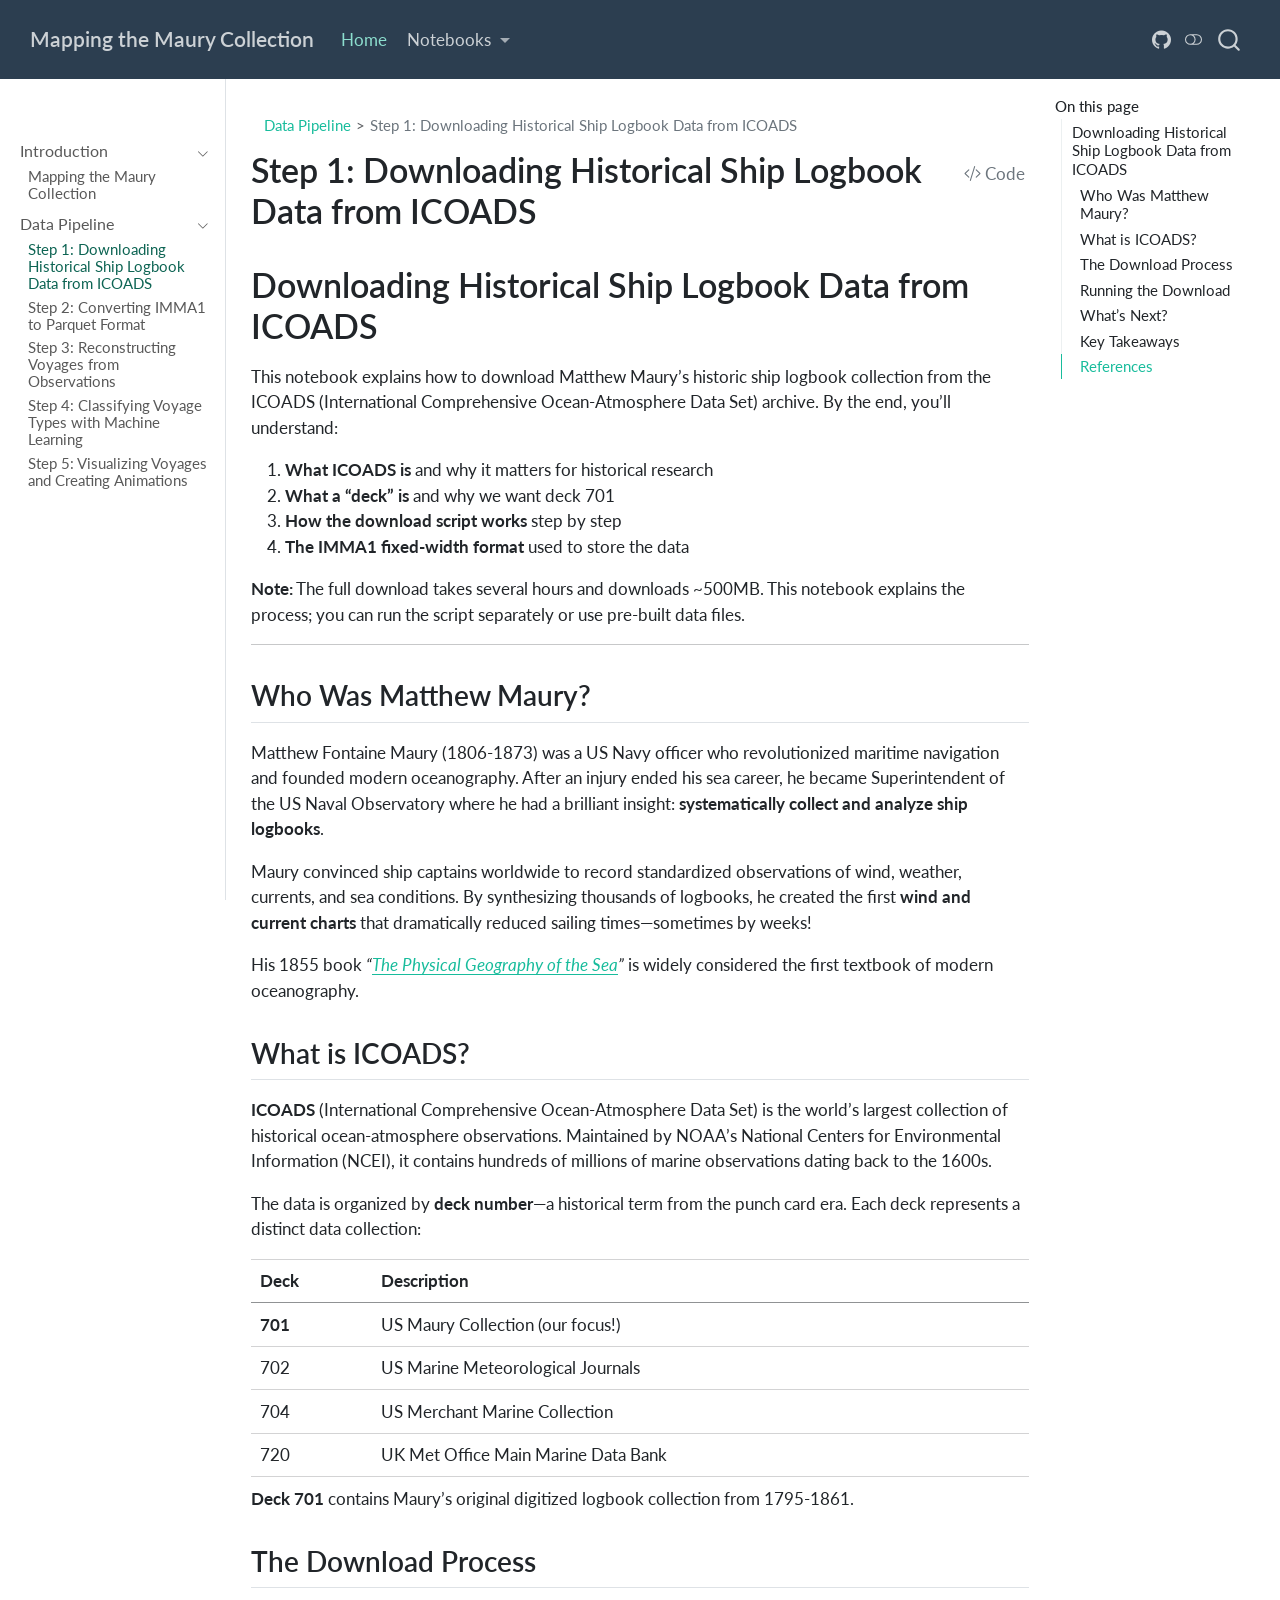
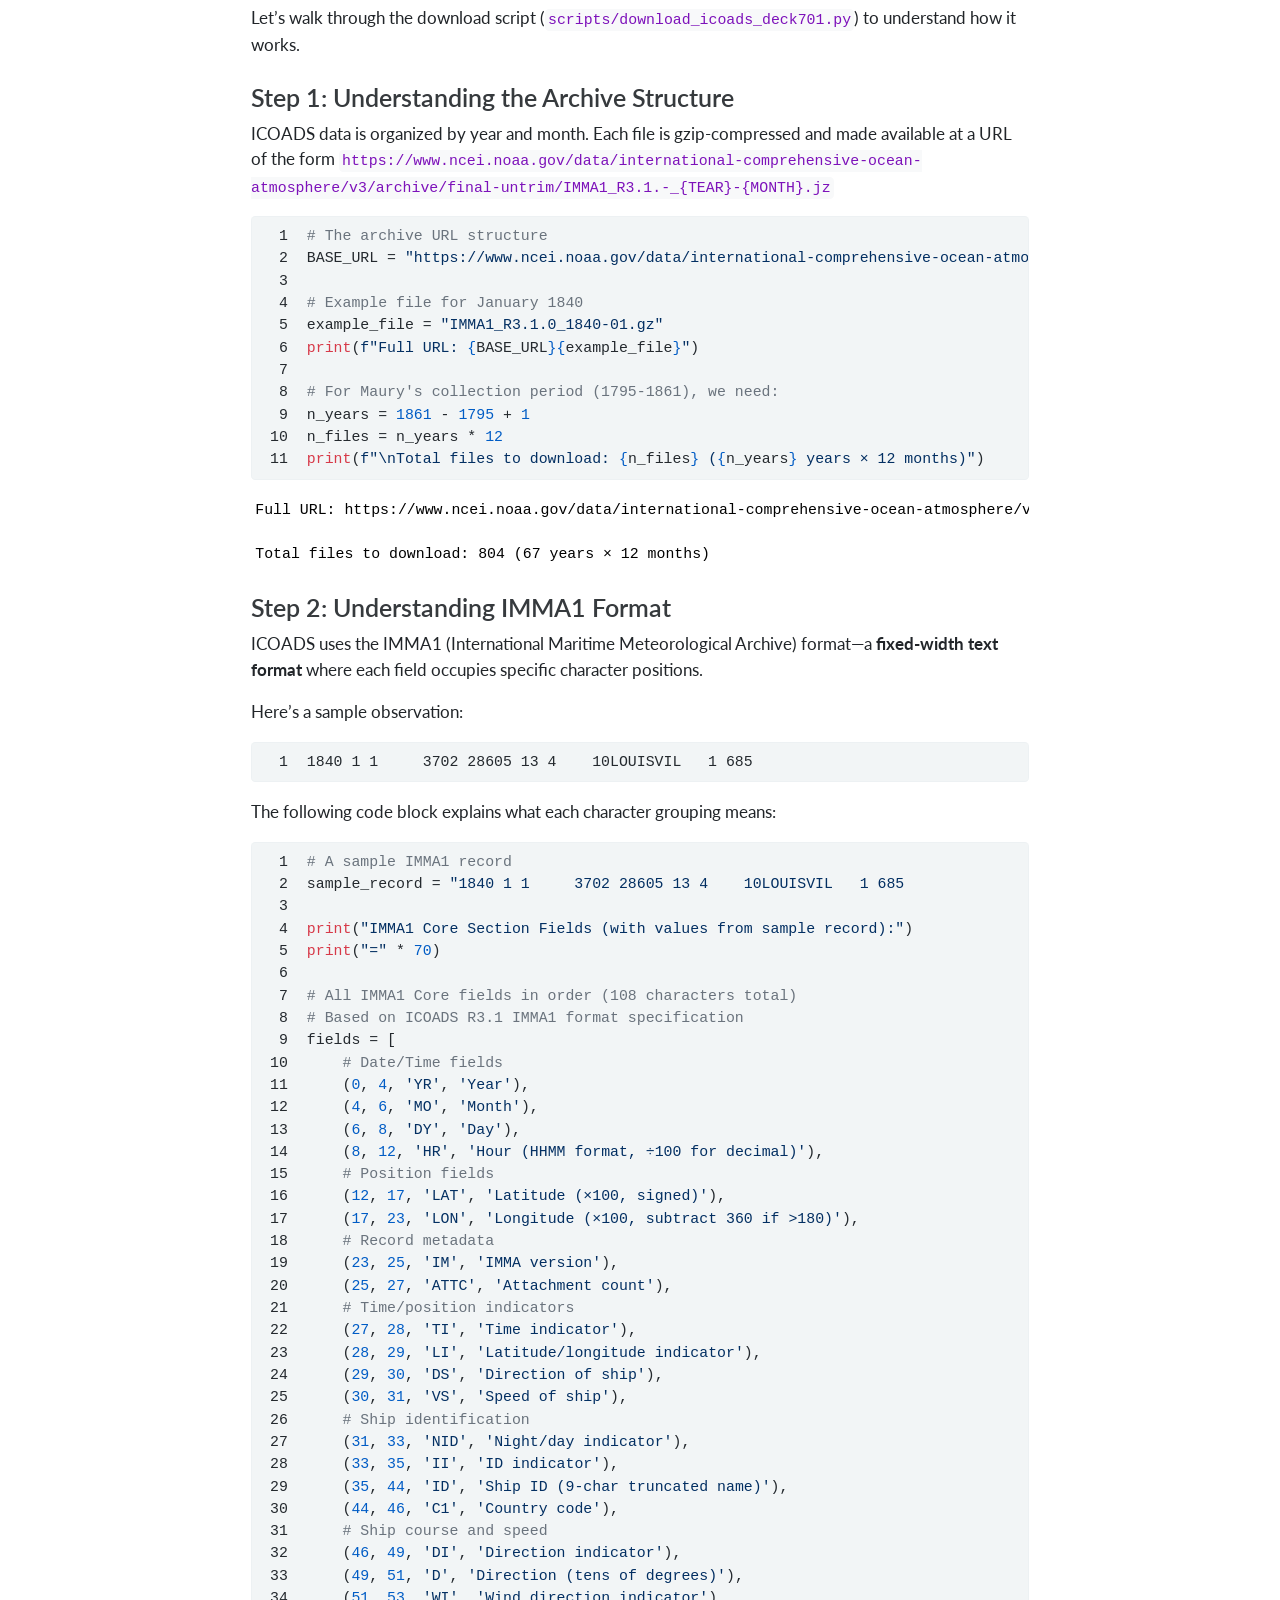
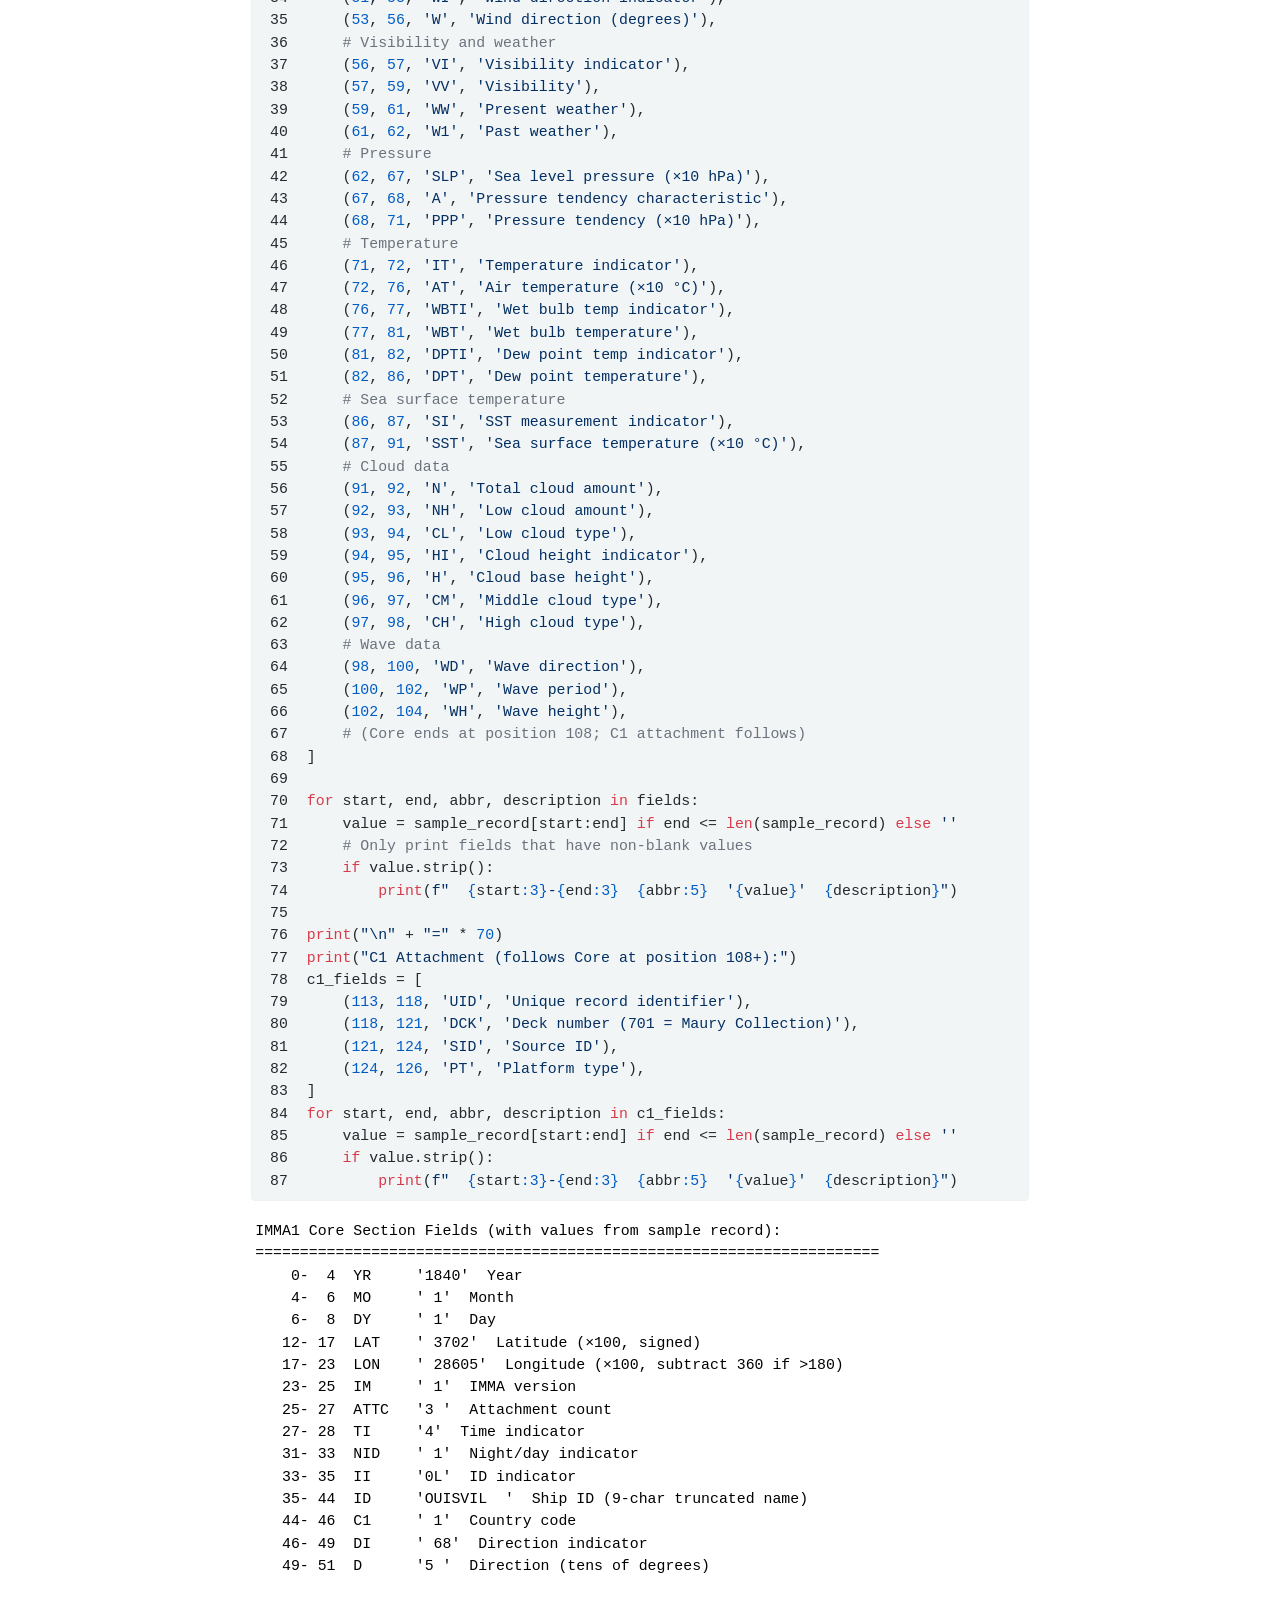
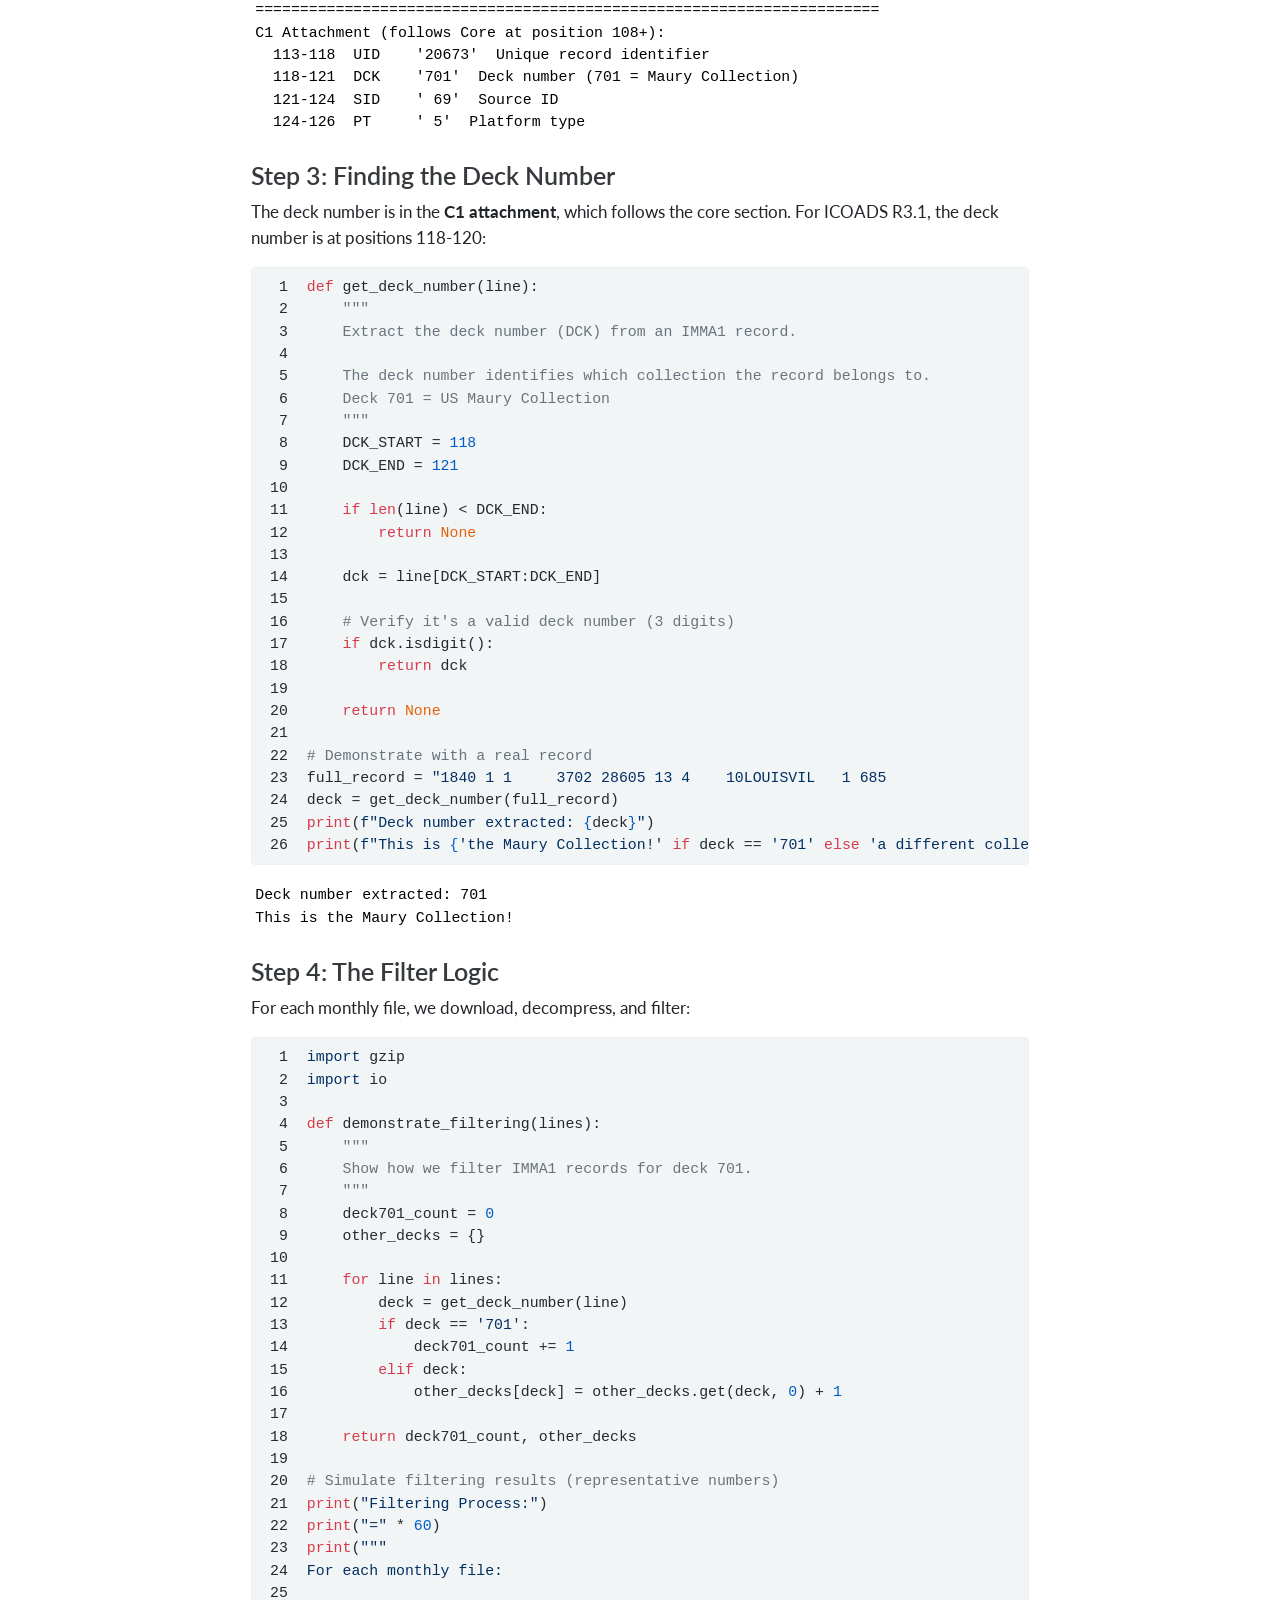
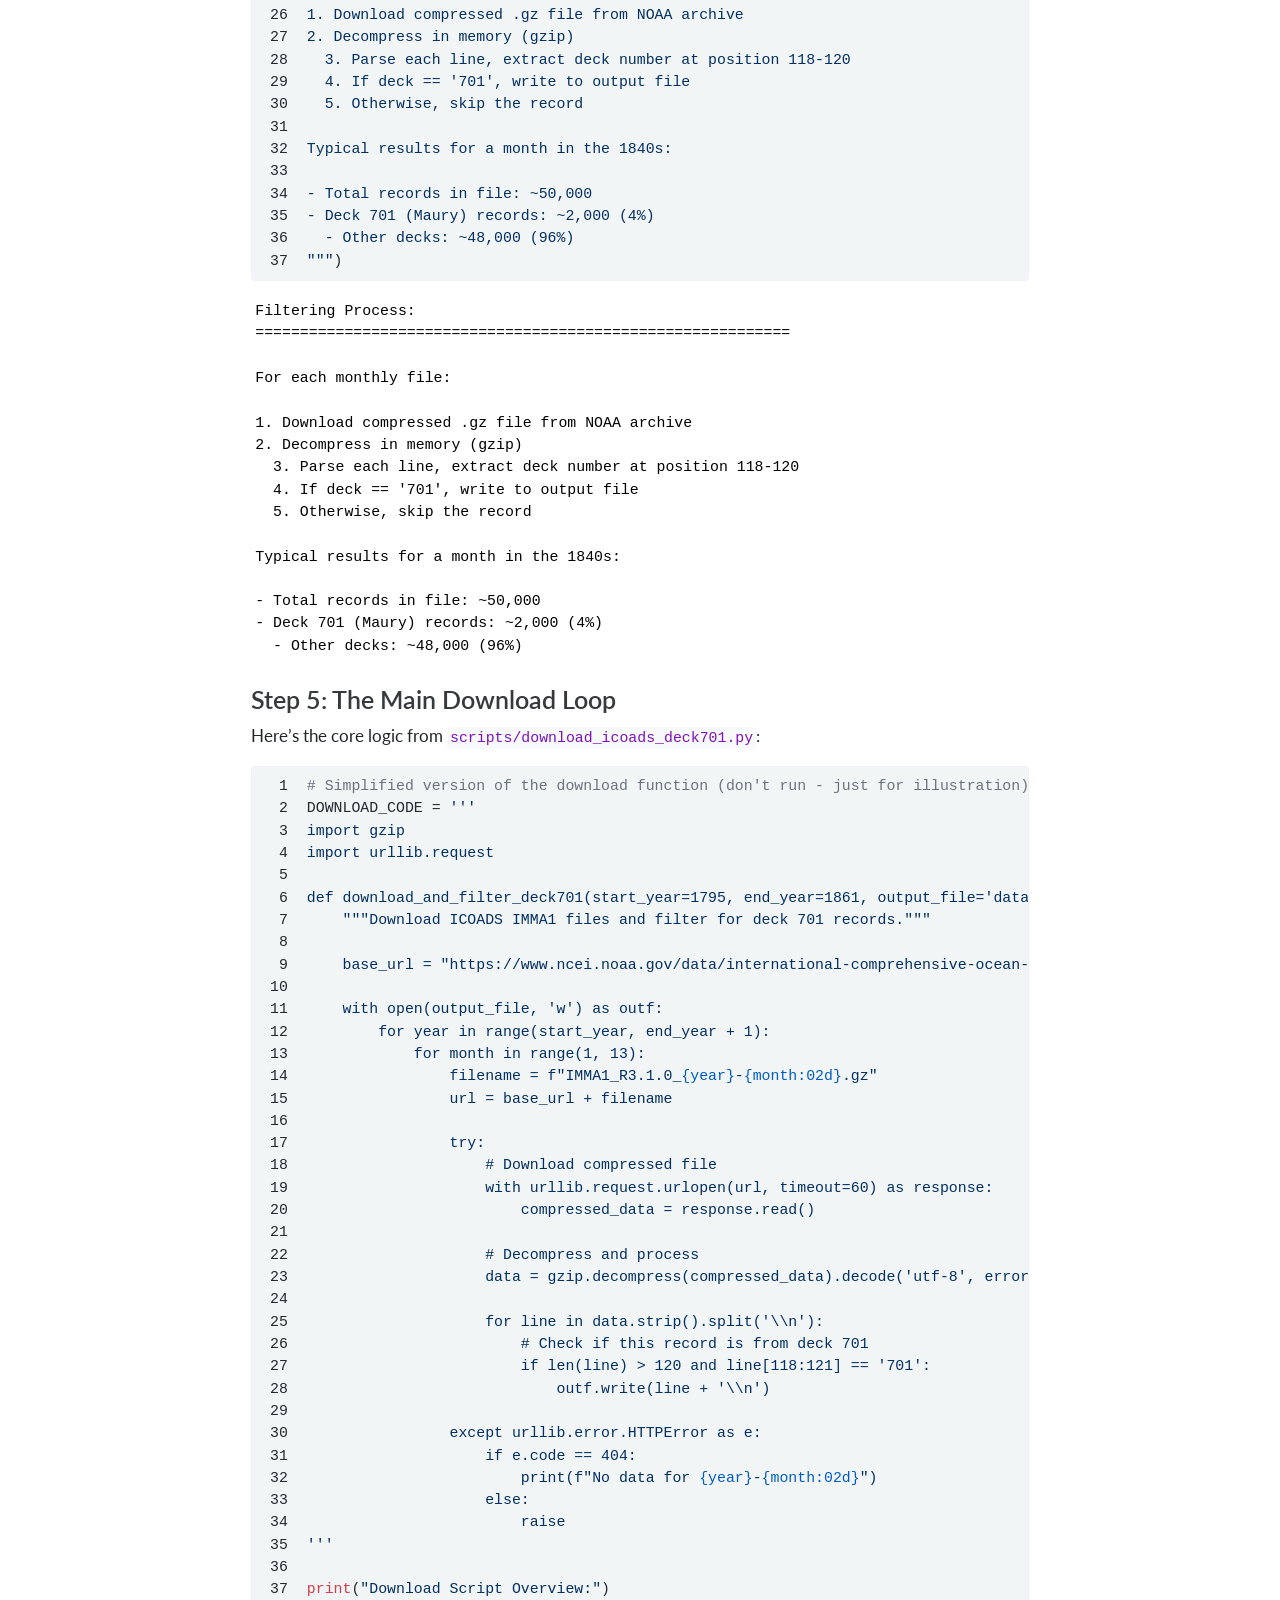
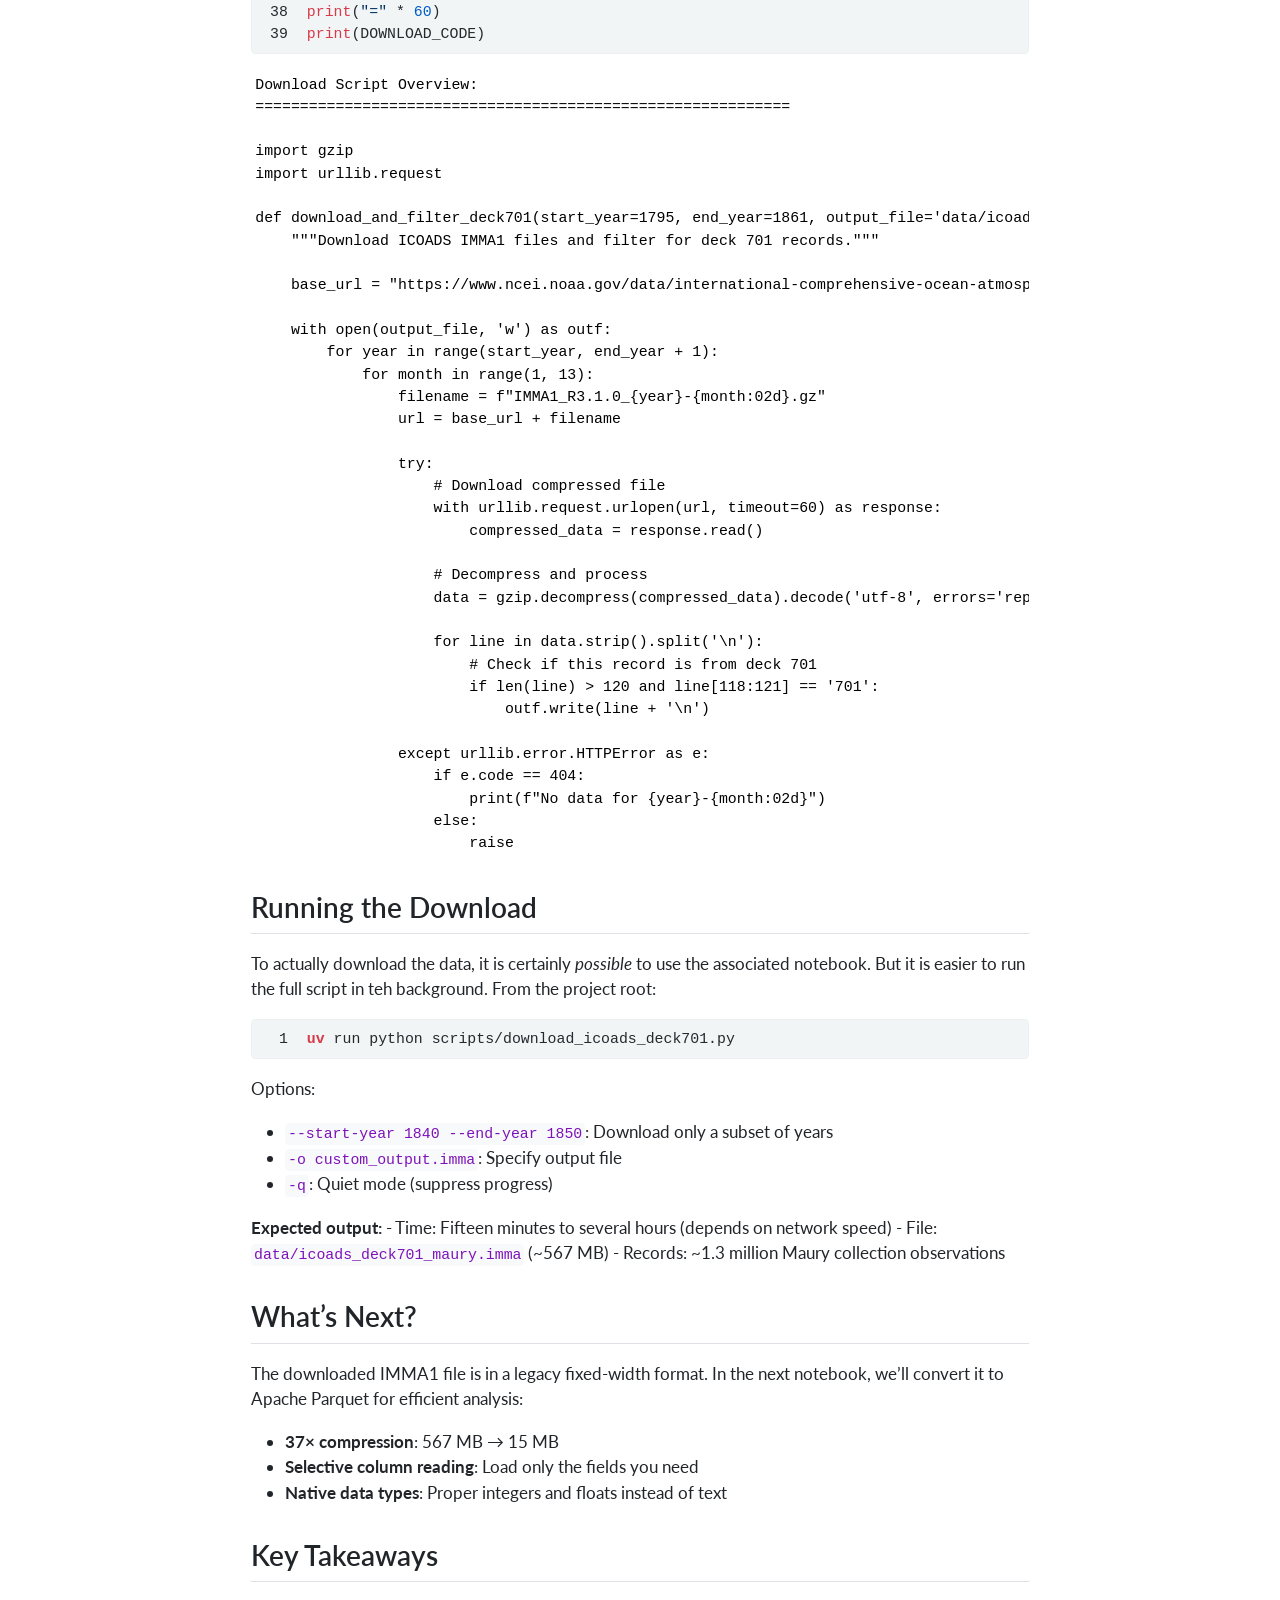
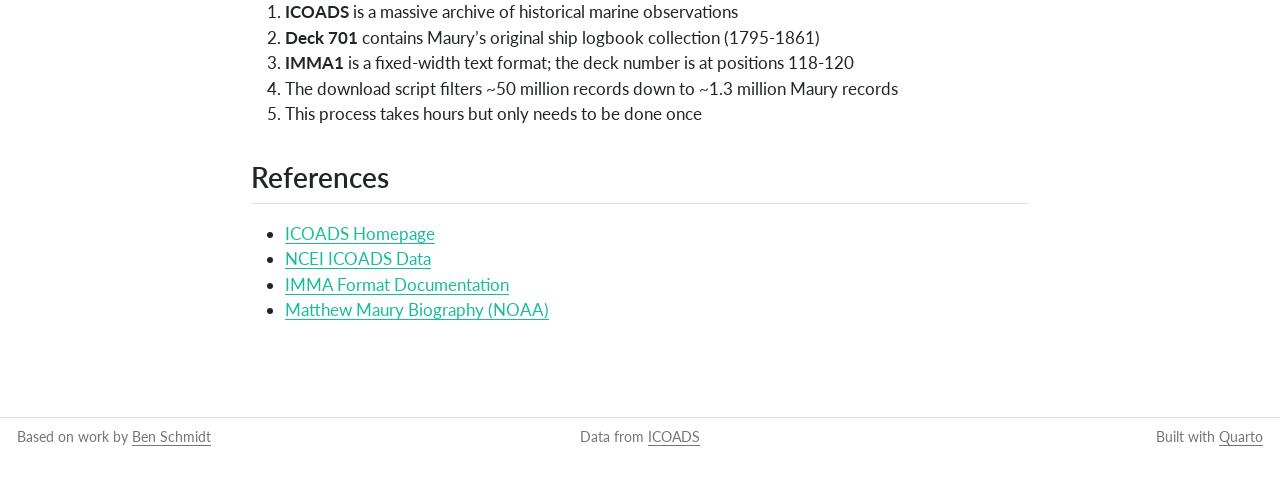
<file: notebooks/01_download_icoads.html>
<!DOCTYPE html>
<html xmlns="http://www.w3.org/1999/xhtml" lang="en" xml:lang="en"><head>

<meta charset="utf-8">
<meta name="generator" content="quarto-1.7.29">

<meta name="viewport" content="width=device-width, initial-scale=1.0, user-scalable=yes">


<title>Step 1: Downloading Historical Ship Logbook Data from ICOADS – Mapping the Maury Collection</title>
<style>
code{white-space: pre-wrap;}
span.smallcaps{font-variant: small-caps;}
div.columns{display: flex; gap: min(4vw, 1.5em);}
div.column{flex: auto; overflow-x: auto;}
div.hanging-indent{margin-left: 1.5em; text-indent: -1.5em;}
ul.task-list{list-style: none;}
ul.task-list li input[type="checkbox"] {
  width: 0.8em;
  margin: 0 0.8em 0.2em -1em; /* quarto-specific, see https://github.com/quarto-dev/quarto-cli/issues/4556 */ 
  vertical-align: middle;
}
/* CSS for syntax highlighting */
html { -webkit-text-size-adjust: 100%; }
pre > code.sourceCode { white-space: pre; position: relative; }
pre > code.sourceCode > span { display: inline-block; line-height: 1.25; }
pre > code.sourceCode > span:empty { height: 1.2em; }
.sourceCode { overflow: visible; }
code.sourceCode > span { color: inherit; text-decoration: inherit; }
div.sourceCode { margin: 1em 0; }
pre.sourceCode { margin: 0; }
@media screen {
div.sourceCode { overflow: auto; }
}
@media print {
pre > code.sourceCode { white-space: pre-wrap; }
pre > code.sourceCode > span { text-indent: -5em; padding-left: 5em; }
}
pre.numberSource code
  { counter-reset: source-line 0; }
pre.numberSource code > span
  { position: relative; left: -4em; counter-increment: source-line; }
pre.numberSource code > span > a:first-child::before
  { content: counter(source-line);
    position: relative; left: -1em; text-align: right; vertical-align: baseline;
    border: none; display: inline-block;
    -webkit-touch-callout: none; -webkit-user-select: none;
    -khtml-user-select: none; -moz-user-select: none;
    -ms-user-select: none; user-select: none;
    padding: 0 4px; width: 4em;
  }
pre.numberSource { margin-left: 3em;  padding-left: 4px; }
div.sourceCode
  {   }
@media screen {
pre > code.sourceCode > span > a:first-child::before { text-decoration: underline; }
}
</style>


<script src="../site_libs/quarto-nav/quarto-nav.js"></script>
<script src="../site_libs/quarto-nav/headroom.min.js"></script>
<script src="../site_libs/clipboard/clipboard.min.js"></script>
<script src="../site_libs/quarto-search/autocomplete.umd.js"></script>
<script src="../site_libs/quarto-search/fuse.min.js"></script>
<script src="../site_libs/quarto-search/quarto-search.js"></script>
<meta name="quarto:offset" content="../">
<script src="../site_libs/quarto-html/quarto.js" type="module"></script>
<script src="../site_libs/quarto-html/tabsets/tabsets.js" type="module"></script>
<script src="../site_libs/quarto-html/popper.min.js"></script>
<script src="../site_libs/quarto-html/tippy.umd.min.js"></script>
<script src="../site_libs/quarto-html/anchor.min.js"></script>
<link href="../site_libs/quarto-html/tippy.css" rel="stylesheet">
<link href="../site_libs/quarto-html/quarto-syntax-highlighting-bcbce66894bfa8e7e94e40e0186b9bb8.css" rel="stylesheet" class="quarto-color-scheme" id="quarto-text-highlighting-styles">
<link href="../site_libs/quarto-html/quarto-syntax-highlighting-dark-4e7a6ecc11b04d2331dcee725084a9de.css" rel="stylesheet" class="quarto-color-scheme quarto-color-alternate" id="quarto-text-highlighting-styles">
<link href="../site_libs/quarto-html/quarto-syntax-highlighting-bcbce66894bfa8e7e94e40e0186b9bb8.css" rel="stylesheet" class="quarto-color-scheme-extra" id="quarto-text-highlighting-styles">
<script src="../site_libs/bootstrap/bootstrap.min.js"></script>
<link href="../site_libs/bootstrap/bootstrap-icons.css" rel="stylesheet">
<link href="../site_libs/bootstrap/bootstrap-3a2f3671387184ead6911a8887545cfe.min.css" rel="stylesheet" append-hash="true" class="quarto-color-scheme" id="quarto-bootstrap" data-mode="light">
<link href="../site_libs/bootstrap/bootstrap-dark-a3474c4e671de74f2cc29ca289497754.min.css" rel="stylesheet" append-hash="true" class="quarto-color-scheme quarto-color-alternate" id="quarto-bootstrap" data-mode="dark">
<link href="../site_libs/bootstrap/bootstrap-3a2f3671387184ead6911a8887545cfe.min.css" rel="stylesheet" append-hash="true" class="quarto-color-scheme-extra" id="quarto-bootstrap" data-mode="light">
<script id="quarto-search-options" type="application/json">{
  "location": "navbar",
  "copy-button": false,
  "collapse-after": 3,
  "panel-placement": "end",
  "type": "overlay",
  "limit": 50,
  "keyboard-shortcut": [
    "f",
    "/",
    "s"
  ],
  "show-item-context": false,
  "language": {
    "search-no-results-text": "No results",
    "search-matching-documents-text": "matching documents",
    "search-copy-link-title": "Copy link to search",
    "search-hide-matches-text": "Hide additional matches",
    "search-more-match-text": "more match in this document",
    "search-more-matches-text": "more matches in this document",
    "search-clear-button-title": "Clear",
    "search-text-placeholder": "",
    "search-detached-cancel-button-title": "Cancel",
    "search-submit-button-title": "Submit",
    "search-label": "Search"
  }
}</script>


<link rel="stylesheet" href="../styles.css">
</head>

<body class="nav-sidebar docked nav-fixed quarto-light"><script id="quarto-html-before-body" type="application/javascript">
    const toggleBodyColorMode = (bsSheetEl) => {
      const mode = bsSheetEl.getAttribute("data-mode");
      const bodyEl = window.document.querySelector("body");
      if (mode === "dark") {
        bodyEl.classList.add("quarto-dark");
        bodyEl.classList.remove("quarto-light");
      } else {
        bodyEl.classList.add("quarto-light");
        bodyEl.classList.remove("quarto-dark");
      }
    }
    const toggleBodyColorPrimary = () => {
      const bsSheetEl = window.document.querySelector("link#quarto-bootstrap:not([rel=disabled-stylesheet])");
      if (bsSheetEl) {
        toggleBodyColorMode(bsSheetEl);
      }
    }
    const setColorSchemeToggle = (alternate) => {
      const toggles = window.document.querySelectorAll('.quarto-color-scheme-toggle');
      for (let i=0; i < toggles.length; i++) {
        const toggle = toggles[i];
        if (toggle) {
          if (alternate) {
            toggle.classList.add("alternate");
          } else {
            toggle.classList.remove("alternate");
          }
        }
      }
    };
    const toggleColorMode = (alternate) => {
      // Switch the stylesheets
      const primaryStylesheets = window.document.querySelectorAll('link.quarto-color-scheme:not(.quarto-color-alternate)');
      const alternateStylesheets = window.document.querySelectorAll('link.quarto-color-scheme.quarto-color-alternate');
      manageTransitions('#quarto-margin-sidebar .nav-link', false);
      if (alternate) {
        // note: dark is layered on light, we don't disable primary!
        enableStylesheet(alternateStylesheets);
        for (const sheetNode of alternateStylesheets) {
          if (sheetNode.id === "quarto-bootstrap") {
            toggleBodyColorMode(sheetNode);
          }
        }
      } else {
        disableStylesheet(alternateStylesheets);
        enableStylesheet(primaryStylesheets)
        toggleBodyColorPrimary();
      }
      manageTransitions('#quarto-margin-sidebar .nav-link', true);
      // Switch the toggles
      setColorSchemeToggle(alternate)
      // Hack to workaround the fact that safari doesn't
      // properly recolor the scrollbar when toggling (#1455)
      if (navigator.userAgent.indexOf('Safari') > 0 && navigator.userAgent.indexOf('Chrome') == -1) {
        manageTransitions("body", false);
        window.scrollTo(0, 1);
        setTimeout(() => {
          window.scrollTo(0, 0);
          manageTransitions("body", true);
        }, 40);
      }
    }
    const disableStylesheet = (stylesheets) => {
      for (let i=0; i < stylesheets.length; i++) {
        const stylesheet = stylesheets[i];
        stylesheet.rel = 'disabled-stylesheet';
      }
    }
    const enableStylesheet = (stylesheets) => {
      for (let i=0; i < stylesheets.length; i++) {
        const stylesheet = stylesheets[i];
        if(stylesheet.rel !== 'stylesheet') { // for Chrome, which will still FOUC without this check
          stylesheet.rel = 'stylesheet';
        }
      }
    }
    const manageTransitions = (selector, allowTransitions) => {
      const els = window.document.querySelectorAll(selector);
      for (let i=0; i < els.length; i++) {
        const el = els[i];
        if (allowTransitions) {
          el.classList.remove('notransition');
        } else {
          el.classList.add('notransition');
        }
      }
    }
    const isFileUrl = () => {
      return window.location.protocol === 'file:';
    }
    const hasAlternateSentinel = () => {
      let styleSentinel = getColorSchemeSentinel();
      if (styleSentinel !== null) {
        return styleSentinel === "alternate";
      } else {
        return false;
      }
    }
    const setStyleSentinel = (alternate) => {
      const value = alternate ? "alternate" : "default";
      if (!isFileUrl()) {
        window.localStorage.setItem("quarto-color-scheme", value);
      } else {
        localAlternateSentinel = value;
      }
    }
    const getColorSchemeSentinel = () => {
      if (!isFileUrl()) {
        const storageValue = window.localStorage.getItem("quarto-color-scheme");
        return storageValue != null ? storageValue : localAlternateSentinel;
      } else {
        return localAlternateSentinel;
      }
    }
    const toggleGiscusIfUsed = (isAlternate, darkModeDefault) => {
      const baseTheme = document.querySelector('#giscus-base-theme')?.value ?? 'light';
      const alternateTheme = document.querySelector('#giscus-alt-theme')?.value ?? 'dark';
      let newTheme = '';
      if(authorPrefersDark) {
        newTheme = isAlternate ? baseTheme : alternateTheme;
      } else {
        newTheme = isAlternate ? alternateTheme : baseTheme;
      }
      const changeGiscusTheme = () => {
        // From: https://github.com/giscus/giscus/issues/336
        const sendMessage = (message) => {
          const iframe = document.querySelector('iframe.giscus-frame');
          if (!iframe) return;
          iframe.contentWindow.postMessage({ giscus: message }, 'https://giscus.app');
        }
        sendMessage({
          setConfig: {
            theme: newTheme
          }
        });
      }
      const isGiscussLoaded = window.document.querySelector('iframe.giscus-frame') !== null;
      if (isGiscussLoaded) {
        changeGiscusTheme();
      }
    };
    const authorPrefersDark = false;
    const darkModeDefault = authorPrefersDark;
      document.querySelector('link#quarto-text-highlighting-styles.quarto-color-scheme-extra').rel = 'disabled-stylesheet';
      document.querySelector('link#quarto-bootstrap.quarto-color-scheme-extra').rel = 'disabled-stylesheet';
    let localAlternateSentinel = darkModeDefault ? 'alternate' : 'default';
    // Dark / light mode switch
    window.quartoToggleColorScheme = () => {
      // Read the current dark / light value
      let toAlternate = !hasAlternateSentinel();
      toggleColorMode(toAlternate);
      setStyleSentinel(toAlternate);
      toggleGiscusIfUsed(toAlternate, darkModeDefault);
    };
    // Switch to dark mode if need be
    if (hasAlternateSentinel()) {
      toggleColorMode(true);
    } else {
      toggleColorMode(false);
    }
  </script>

<div id="quarto-search-results"></div>
  <header id="quarto-header" class="headroom fixed-top">
    <nav class="navbar navbar-expand-lg " data-bs-theme="dark">
      <div class="navbar-container container-fluid">
      <div class="navbar-brand-container mx-auto">
    <a class="navbar-brand" href="../index.html">
    <span class="navbar-title">Mapping the Maury Collection</span>
    </a>
  </div>
            <div id="quarto-search" class="" title="Search"></div>
          <button class="navbar-toggler" type="button" data-bs-toggle="collapse" data-bs-target="#navbarCollapse" aria-controls="navbarCollapse" role="menu" aria-expanded="false" aria-label="Toggle navigation" onclick="if (window.quartoToggleHeadroom) { window.quartoToggleHeadroom(); }">
  <span class="navbar-toggler-icon"></span>
</button>
          <div class="collapse navbar-collapse" id="navbarCollapse">
            <ul class="navbar-nav navbar-nav-scroll me-auto">
  <li class="nav-item">
    <a class="nav-link active" href="../index.html" aria-current="page"> 
<span class="menu-text">Home</span></a>
  </li>  
  <li class="nav-item dropdown ">
    <a class="nav-link dropdown-toggle" href="#" id="nav-menu-notebooks" role="link" data-bs-toggle="dropdown" aria-expanded="false">
 <span class="menu-text">Notebooks</span>
    </a>
    <ul class="dropdown-menu" aria-labelledby="nav-menu-notebooks">    
        <li>
    <a class="dropdown-item" href="../notebooks/01_download_icoads.html">
 <span class="dropdown-text">1. Download ICOADS Data</span></a>
  </li>  
        <li>
    <a class="dropdown-item" href="../notebooks/02_imma_to_parquet.html">
 <span class="dropdown-text">2. Parse IMMA Format</span></a>
  </li>  
        <li>
    <a class="dropdown-item" href="../notebooks/03_reconstruct_voyages.html">
 <span class="dropdown-text">3. Reconstruct Voyages</span></a>
  </li>  
        <li>
    <a class="dropdown-item" href="../notebooks/04_classify_voyages.html">
 <span class="dropdown-text">4. Classify Voyages</span></a>
  </li>  
        <li>
    <a class="dropdown-item" href="../notebooks/05_visualize_voyages.html">
 <span class="dropdown-text">5. Visualize Results</span></a>
  </li>  
    </ul>
  </li>
</ul>
            <ul class="navbar-nav navbar-nav-scroll ms-auto">
  <li class="nav-item compact">
    <a class="nav-link" href="https://github.com/DigitalHistory/maury-notebooks"> <i class="bi bi-github" role="img" aria-label="GitHub">
</i> 
<span class="menu-text"></span></a>
  </li>  
</ul>
          </div> <!-- /navcollapse -->
            <div class="quarto-navbar-tools">
  <a href="" class="quarto-color-scheme-toggle quarto-navigation-tool  px-1" onclick="window.quartoToggleColorScheme(); return false;" title="Toggle dark mode"><i class="bi"></i></a>
</div>
      </div> <!-- /container-fluid -->
    </nav>
  <nav class="quarto-secondary-nav">
    <div class="container-fluid d-flex">
      <button type="button" class="quarto-btn-toggle btn" data-bs-toggle="collapse" role="button" data-bs-target=".quarto-sidebar-collapse-item" aria-controls="quarto-sidebar" aria-expanded="false" aria-label="Toggle sidebar navigation" onclick="if (window.quartoToggleHeadroom) { window.quartoToggleHeadroom(); }">
        <i class="bi bi-layout-text-sidebar-reverse"></i>
      </button>
        <nav class="quarto-page-breadcrumbs" aria-label="breadcrumb"><ol class="breadcrumb"><li class="breadcrumb-item"><a href="../notebooks/01_download_icoads.html">Data Pipeline</a></li><li class="breadcrumb-item"><a href="../notebooks/01_download_icoads.html">Step 1: Downloading Historical Ship Logbook Data from ICOADS</a></li></ol></nav>
        <a class="flex-grow-1" role="navigation" data-bs-toggle="collapse" data-bs-target=".quarto-sidebar-collapse-item" aria-controls="quarto-sidebar" aria-expanded="false" aria-label="Toggle sidebar navigation" onclick="if (window.quartoToggleHeadroom) { window.quartoToggleHeadroom(); }">      
        </a>
      <button type="button" class="btn quarto-search-button" aria-label="Search" onclick="window.quartoOpenSearch();">
        <i class="bi bi-search"></i>
      </button>
    </div>
  </nav>
</header>
<!-- content -->
<div id="quarto-content" class="quarto-container page-columns page-rows-contents page-layout-article page-navbar">
<!-- sidebar -->
  <nav id="quarto-sidebar" class="sidebar collapse collapse-horizontal quarto-sidebar-collapse-item sidebar-navigation docked overflow-auto">
        <div class="mt-2 flex-shrink-0 align-items-center">
        <div class="sidebar-search">
        <div id="quarto-search" class="" title="Search"></div>
        </div>
        </div>
    <div class="sidebar-menu-container"> 
    <ul class="list-unstyled mt-1">
        <li class="sidebar-item sidebar-item-section">
      <div class="sidebar-item-container"> 
            <a class="sidebar-item-text sidebar-link text-start" data-bs-toggle="collapse" data-bs-target="#quarto-sidebar-section-1" role="navigation" aria-expanded="true">
 <span class="menu-text">Introduction</span></a>
          <a class="sidebar-item-toggle text-start" data-bs-toggle="collapse" data-bs-target="#quarto-sidebar-section-1" role="navigation" aria-expanded="true" aria-label="Toggle section">
            <i class="bi bi-chevron-right ms-2"></i>
          </a> 
      </div>
      <ul id="quarto-sidebar-section-1" class="collapse list-unstyled sidebar-section depth1 show">  
          <li class="sidebar-item">
  <div class="sidebar-item-container"> 
  <a href="../index.html" class="sidebar-item-text sidebar-link">
 <span class="menu-text">Mapping the Maury Collection</span></a>
  </div>
</li>
      </ul>
  </li>
        <li class="sidebar-item sidebar-item-section">
      <div class="sidebar-item-container"> 
            <a class="sidebar-item-text sidebar-link text-start" data-bs-toggle="collapse" data-bs-target="#quarto-sidebar-section-2" role="navigation" aria-expanded="true">
 <span class="menu-text">Data Pipeline</span></a>
          <a class="sidebar-item-toggle text-start" data-bs-toggle="collapse" data-bs-target="#quarto-sidebar-section-2" role="navigation" aria-expanded="true" aria-label="Toggle section">
            <i class="bi bi-chevron-right ms-2"></i>
          </a> 
      </div>
      <ul id="quarto-sidebar-section-2" class="collapse list-unstyled sidebar-section depth1 show">  
          <li class="sidebar-item">
  <div class="sidebar-item-container"> 
  <a href="../notebooks/01_download_icoads.html" class="sidebar-item-text sidebar-link active">
 <span class="menu-text">Step 1: Downloading Historical Ship Logbook Data from ICOADS</span></a>
  </div>
</li>
          <li class="sidebar-item">
  <div class="sidebar-item-container"> 
  <a href="../notebooks/02_imma_to_parquet.html" class="sidebar-item-text sidebar-link">
 <span class="menu-text">Step 2: Converting IMMA1 to Parquet Format</span></a>
  </div>
</li>
          <li class="sidebar-item">
  <div class="sidebar-item-container"> 
  <a href="../notebooks/03_reconstruct_voyages.html" class="sidebar-item-text sidebar-link">
 <span class="menu-text">Step 3: Reconstructing Voyages from Observations</span></a>
  </div>
</li>
          <li class="sidebar-item">
  <div class="sidebar-item-container"> 
  <a href="../notebooks/04_classify_voyages.html" class="sidebar-item-text sidebar-link">
 <span class="menu-text">Step 4: Classifying Voyage Types with Machine Learning</span></a>
  </div>
</li>
          <li class="sidebar-item">
  <div class="sidebar-item-container"> 
  <a href="../notebooks/05_visualize_voyages.html" class="sidebar-item-text sidebar-link">
 <span class="menu-text">Step 5: Visualizing Voyages and Creating Animations</span></a>
  </div>
</li>
      </ul>
  </li>
    </ul>
    </div>
</nav>
<div id="quarto-sidebar-glass" class="quarto-sidebar-collapse-item" data-bs-toggle="collapse" data-bs-target=".quarto-sidebar-collapse-item"></div>
<!-- margin-sidebar -->
    <div id="quarto-margin-sidebar" class="sidebar margin-sidebar">
        <nav id="TOC" role="doc-toc" class="toc-active">
    <h2 id="toc-title">On this page</h2>
   
  <ul>
  <li><a href="#downloading-historical-ship-logbook-data-from-icoads" id="toc-downloading-historical-ship-logbook-data-from-icoads" class="nav-link active" data-scroll-target="#downloading-historical-ship-logbook-data-from-icoads">Downloading Historical Ship Logbook Data from ICOADS</a>
  <ul class="collapse">
  <li><a href="#who-was-matthew-maury" id="toc-who-was-matthew-maury" class="nav-link" data-scroll-target="#who-was-matthew-maury">Who Was Matthew Maury?</a></li>
  <li><a href="#what-is-icoads" id="toc-what-is-icoads" class="nav-link" data-scroll-target="#what-is-icoads">What is ICOADS?</a></li>
  <li><a href="#the-download-process" id="toc-the-download-process" class="nav-link" data-scroll-target="#the-download-process">The Download Process</a>
  <ul class="collapse">
  <li><a href="#step-1-understanding-the-archive-structure" id="toc-step-1-understanding-the-archive-structure" class="nav-link" data-scroll-target="#step-1-understanding-the-archive-structure">Step 1: Understanding the Archive Structure</a></li>
  <li><a href="#step-2-understanding-imma1-format" id="toc-step-2-understanding-imma1-format" class="nav-link" data-scroll-target="#step-2-understanding-imma1-format">Step 2: Understanding IMMA1 Format</a></li>
  <li><a href="#step-3-finding-the-deck-number" id="toc-step-3-finding-the-deck-number" class="nav-link" data-scroll-target="#step-3-finding-the-deck-number">Step 3: Finding the Deck Number</a></li>
  <li><a href="#step-4-the-filter-logic" id="toc-step-4-the-filter-logic" class="nav-link" data-scroll-target="#step-4-the-filter-logic">Step 4: The Filter Logic</a></li>
  <li><a href="#step-5-the-main-download-loop" id="toc-step-5-the-main-download-loop" class="nav-link" data-scroll-target="#step-5-the-main-download-loop">Step 5: The Main Download Loop</a></li>
  </ul></li>
  <li><a href="#running-the-download" id="toc-running-the-download" class="nav-link" data-scroll-target="#running-the-download">Running the Download</a></li>
  <li><a href="#whats-next" id="toc-whats-next" class="nav-link" data-scroll-target="#whats-next">What’s Next?</a></li>
  <li><a href="#key-takeaways" id="toc-key-takeaways" class="nav-link" data-scroll-target="#key-takeaways">Key Takeaways</a></li>
  <li><a href="#references" id="toc-references" class="nav-link" data-scroll-target="#references">References</a></li>
  </ul></li>
  </ul>
</nav>
    </div>
<!-- main -->
<main class="content" id="quarto-document-content">


<header id="title-block-header" class="quarto-title-block default"><nav class="quarto-page-breadcrumbs quarto-title-breadcrumbs d-none d-lg-block" aria-label="breadcrumb"><ol class="breadcrumb"><li class="breadcrumb-item"><a href="../notebooks/01_download_icoads.html">Data Pipeline</a></li><li class="breadcrumb-item"><a href="../notebooks/01_download_icoads.html">Step 1: Downloading Historical Ship Logbook Data from ICOADS</a></li></ol></nav>
<div class="quarto-title">
<div class="quarto-title-block"><div><h1 class="title">Step 1: Downloading Historical Ship Logbook Data from ICOADS</h1><button type="button" class="btn code-tools-button" id="quarto-code-tools-source"><i class="bi"></i> Code</button></div></div>
</div>



<div class="quarto-title-meta">

    
  
    
  </div>
  


</header>


<section id="downloading-historical-ship-logbook-data-from-icoads" class="level1">
<h1>Downloading Historical Ship Logbook Data from ICOADS</h1>
<p>This notebook explains how to download Matthew Maury’s historic ship logbook collection from the ICOADS (International Comprehensive Ocean-Atmosphere Data Set) archive. By the end, you’ll understand:</p>
<ol type="1">
<li><strong>What ICOADS is</strong> and why it matters for historical research</li>
<li><strong>What a “deck” is</strong> and why we want deck 701</li>
<li><strong>How the download script works</strong> step by step</li>
<li><strong>The IMMA1 fixed-width format</strong> used to store the data</li>
</ol>
<p><strong>Note:</strong> The full download takes several hours and downloads ~500MB. This notebook explains the process; you can run the script separately or use pre-built data files.</p>
<hr>
<section id="who-was-matthew-maury" class="level2">
<h2 class="anchored" data-anchor-id="who-was-matthew-maury">Who Was Matthew Maury?</h2>
<p>Matthew Fontaine Maury (1806-1873) was a US Navy officer who revolutionized maritime navigation and founded modern oceanography. After an injury ended his sea career, he became Superintendent of the US Naval Observatory where he had a brilliant insight: <strong>systematically collect and analyze ship logbooks</strong>.</p>
<p>Maury convinced ship captains worldwide to record standardized observations of wind, weather, currents, and sea conditions. By synthesizing thousands of logbooks, he created the first <strong>wind and current charts</strong> that dramatically reduced sailing times—sometimes by weeks!</p>
<p>His 1855 book <em>“<a href="*https://library.si.edu/digital-library/book/physicalgeograp00maura">The Physical Geography of the Sea</a>”</em> is widely considered the first textbook of modern oceanography.</p>
</section>
<section id="what-is-icoads" class="level2">
<h2 class="anchored" data-anchor-id="what-is-icoads">What is ICOADS?</h2>
<p><strong>ICOADS</strong> (International Comprehensive Ocean-Atmosphere Data Set) is the world’s largest collection of historical ocean-atmosphere observations. Maintained by NOAA’s National Centers for Environmental Information (NCEI), it contains hundreds of millions of marine observations dating back to the 1600s.</p>
<p>The data is organized by <strong>deck number</strong>—a historical term from the punch card era. Each deck represents a distinct data collection:</p>
<table class="caption-top table">
<thead>
<tr class="header">
<th>Deck</th>
<th>Description</th>
</tr>
</thead>
<tbody>
<tr class="odd">
<td><strong>701</strong></td>
<td>US Maury Collection (our focus!)</td>
</tr>
<tr class="even">
<td>702</td>
<td>US Marine Meteorological Journals</td>
</tr>
<tr class="odd">
<td>704</td>
<td>US Merchant Marine Collection</td>
</tr>
<tr class="even">
<td>720</td>
<td>UK Met Office Main Marine Data Bank</td>
</tr>
</tbody>
</table>
<p><strong>Deck 701</strong> contains Maury’s original digitized logbook collection from 1795-1861.</p>
</section>
<section id="the-download-process" class="level2">
<h2 class="anchored" data-anchor-id="the-download-process">The Download Process</h2>
<p>Let’s walk through the download script (<code>scripts/download_icoads_deck701.py</code>) to understand how it works.</p>
<section id="step-1-understanding-the-archive-structure" class="level3">
<h3 class="anchored" data-anchor-id="step-1-understanding-the-archive-structure">Step 1: Understanding the Archive Structure</h3>
<p>ICOADS data is organized by year and month. Each file is gzip-compressed and made available at a URL of the form <code>https://www.ncei.noaa.gov/data/international-comprehensive-ocean-atmosphere/v3/archive/final-untrim/IMMA1_R3.1.-_{TEAR}-{MONTH}.jz</code></p>
<div id="54160cd7" class="cell" data-execution_count="1">
<div class="sourceCode cell-code" id="cb1"><pre class="sourceCode numberSource python number-lines code-with-copy"><code class="sourceCode python"><span id="cb1-1"><a href="#cb1-1"></a><span class="co"># The archive URL structure</span></span>
<span id="cb1-2"><a href="#cb1-2"></a>BASE_URL <span class="op">=</span> <span class="st">"https://www.ncei.noaa.gov/data/international-comprehensive-ocean-atmosphere/v3/archive/final-untrim/"</span></span>
<span id="cb1-3"><a href="#cb1-3"></a></span>
<span id="cb1-4"><a href="#cb1-4"></a><span class="co"># Example file for January 1840</span></span>
<span id="cb1-5"><a href="#cb1-5"></a>example_file <span class="op">=</span> <span class="st">"IMMA1_R3.1.0_1840-01.gz"</span></span>
<span id="cb1-6"><a href="#cb1-6"></a><span class="bu">print</span>(<span class="ss">f"Full URL: </span><span class="sc">{</span>BASE_URL<span class="sc">}{</span>example_file<span class="sc">}</span><span class="ss">"</span>)</span>
<span id="cb1-7"><a href="#cb1-7"></a></span>
<span id="cb1-8"><a href="#cb1-8"></a><span class="co"># For Maury's collection period (1795-1861), we need:</span></span>
<span id="cb1-9"><a href="#cb1-9"></a>n_years <span class="op">=</span> <span class="dv">1861</span> <span class="op">-</span> <span class="dv">1795</span> <span class="op">+</span> <span class="dv">1</span></span>
<span id="cb1-10"><a href="#cb1-10"></a>n_files <span class="op">=</span> n_years <span class="op">*</span> <span class="dv">12</span></span>
<span id="cb1-11"><a href="#cb1-11"></a><span class="bu">print</span>(<span class="ss">f"</span><span class="ch">\n</span><span class="ss">Total files to download: </span><span class="sc">{</span>n_files<span class="sc">}</span><span class="ss"> (</span><span class="sc">{</span>n_years<span class="sc">}</span><span class="ss"> years × 12 months)"</span>)</span></code><button title="Copy to Clipboard" class="code-copy-button"><i class="bi"></i></button></pre></div>
<div class="cell-output cell-output-stdout">
<pre><code>Full URL: https://www.ncei.noaa.gov/data/international-comprehensive-ocean-atmosphere/v3/archive/final-untrim/IMMA1_R3.1.0_1840-01.gz

Total files to download: 804 (67 years × 12 months)</code></pre>
</div>
</div>
</section>
<section id="step-2-understanding-imma1-format" class="level3">
<h3 class="anchored" data-anchor-id="step-2-understanding-imma1-format">Step 2: Understanding IMMA1 Format</h3>
<p>ICOADS uses the IMMA1 (International Maritime Meteorological Archive) format—a <strong>fixed-width text format</strong> where each field occupies specific character positions.</p>
<p>Here’s a sample observation:</p>
<div class="sourceCode" id="cb3"><pre class="sourceCode numberSource text number-lines code-with-copy"><code class="sourceCode"><span id="cb3-1"><a href="#cb3-1"></a>1840 1 1     3702 28605 13 4    10LOUISVIL   1 685                                                           165 20673701 69 5 0 1</span></code><button title="Copy to Clipboard" class="code-copy-button"><i class="bi"></i></button></pre></div>
<p>The following code block explains what each character grouping means:</p>
<div id="ad2ce762" class="cell" data-execution_count="2">
<div class="sourceCode cell-code" id="cb4"><pre class="sourceCode numberSource python number-lines code-with-copy"><code class="sourceCode python"><span id="cb4-1"><a href="#cb4-1"></a><span class="co"># A sample IMMA1 record</span></span>
<span id="cb4-2"><a href="#cb4-2"></a>sample_record <span class="op">=</span> <span class="st">"1840 1 1     3702 28605 13 4    10LOUISVIL   1 685                                                           165 20673701 69 5 0 1"</span></span>
<span id="cb4-3"><a href="#cb4-3"></a></span>
<span id="cb4-4"><a href="#cb4-4"></a><span class="bu">print</span>(<span class="st">"IMMA1 Core Section Fields (with values from sample record):"</span>)</span>
<span id="cb4-5"><a href="#cb4-5"></a><span class="bu">print</span>(<span class="st">"="</span> <span class="op">*</span> <span class="dv">70</span>)</span>
<span id="cb4-6"><a href="#cb4-6"></a></span>
<span id="cb4-7"><a href="#cb4-7"></a><span class="co"># All IMMA1 Core fields in order (108 characters total)</span></span>
<span id="cb4-8"><a href="#cb4-8"></a><span class="co"># Based on ICOADS R3.1 IMMA1 format specification</span></span>
<span id="cb4-9"><a href="#cb4-9"></a>fields <span class="op">=</span> [</span>
<span id="cb4-10"><a href="#cb4-10"></a>    <span class="co"># Date/Time fields</span></span>
<span id="cb4-11"><a href="#cb4-11"></a>    (<span class="dv">0</span>, <span class="dv">4</span>, <span class="st">'YR'</span>, <span class="st">'Year'</span>),</span>
<span id="cb4-12"><a href="#cb4-12"></a>    (<span class="dv">4</span>, <span class="dv">6</span>, <span class="st">'MO'</span>, <span class="st">'Month'</span>),</span>
<span id="cb4-13"><a href="#cb4-13"></a>    (<span class="dv">6</span>, <span class="dv">8</span>, <span class="st">'DY'</span>, <span class="st">'Day'</span>),</span>
<span id="cb4-14"><a href="#cb4-14"></a>    (<span class="dv">8</span>, <span class="dv">12</span>, <span class="st">'HR'</span>, <span class="st">'Hour (HHMM format, ÷100 for decimal)'</span>),</span>
<span id="cb4-15"><a href="#cb4-15"></a>    <span class="co"># Position fields</span></span>
<span id="cb4-16"><a href="#cb4-16"></a>    (<span class="dv">12</span>, <span class="dv">17</span>, <span class="st">'LAT'</span>, <span class="st">'Latitude (×100, signed)'</span>),</span>
<span id="cb4-17"><a href="#cb4-17"></a>    (<span class="dv">17</span>, <span class="dv">23</span>, <span class="st">'LON'</span>, <span class="st">'Longitude (×100, subtract 360 if &gt;180)'</span>),</span>
<span id="cb4-18"><a href="#cb4-18"></a>    <span class="co"># Record metadata</span></span>
<span id="cb4-19"><a href="#cb4-19"></a>    (<span class="dv">23</span>, <span class="dv">25</span>, <span class="st">'IM'</span>, <span class="st">'IMMA version'</span>),</span>
<span id="cb4-20"><a href="#cb4-20"></a>    (<span class="dv">25</span>, <span class="dv">27</span>, <span class="st">'ATTC'</span>, <span class="st">'Attachment count'</span>),</span>
<span id="cb4-21"><a href="#cb4-21"></a>    <span class="co"># Time/position indicators</span></span>
<span id="cb4-22"><a href="#cb4-22"></a>    (<span class="dv">27</span>, <span class="dv">28</span>, <span class="st">'TI'</span>, <span class="st">'Time indicator'</span>),</span>
<span id="cb4-23"><a href="#cb4-23"></a>    (<span class="dv">28</span>, <span class="dv">29</span>, <span class="st">'LI'</span>, <span class="st">'Latitude/longitude indicator'</span>),</span>
<span id="cb4-24"><a href="#cb4-24"></a>    (<span class="dv">29</span>, <span class="dv">30</span>, <span class="st">'DS'</span>, <span class="st">'Direction of ship'</span>),</span>
<span id="cb4-25"><a href="#cb4-25"></a>    (<span class="dv">30</span>, <span class="dv">31</span>, <span class="st">'VS'</span>, <span class="st">'Speed of ship'</span>),</span>
<span id="cb4-26"><a href="#cb4-26"></a>    <span class="co"># Ship identification</span></span>
<span id="cb4-27"><a href="#cb4-27"></a>    (<span class="dv">31</span>, <span class="dv">33</span>, <span class="st">'NID'</span>, <span class="st">'Night/day indicator'</span>),</span>
<span id="cb4-28"><a href="#cb4-28"></a>    (<span class="dv">33</span>, <span class="dv">35</span>, <span class="st">'II'</span>, <span class="st">'ID indicator'</span>),</span>
<span id="cb4-29"><a href="#cb4-29"></a>    (<span class="dv">35</span>, <span class="dv">44</span>, <span class="st">'ID'</span>, <span class="st">'Ship ID (9-char truncated name)'</span>),</span>
<span id="cb4-30"><a href="#cb4-30"></a>    (<span class="dv">44</span>, <span class="dv">46</span>, <span class="st">'C1'</span>, <span class="st">'Country code'</span>),</span>
<span id="cb4-31"><a href="#cb4-31"></a>    <span class="co"># Ship course and speed</span></span>
<span id="cb4-32"><a href="#cb4-32"></a>    (<span class="dv">46</span>, <span class="dv">49</span>, <span class="st">'DI'</span>, <span class="st">'Direction indicator'</span>),</span>
<span id="cb4-33"><a href="#cb4-33"></a>    (<span class="dv">49</span>, <span class="dv">51</span>, <span class="st">'D'</span>, <span class="st">'Direction (tens of degrees)'</span>),</span>
<span id="cb4-34"><a href="#cb4-34"></a>    (<span class="dv">51</span>, <span class="dv">53</span>, <span class="st">'WI'</span>, <span class="st">'Wind direction indicator'</span>),</span>
<span id="cb4-35"><a href="#cb4-35"></a>    (<span class="dv">53</span>, <span class="dv">56</span>, <span class="st">'W'</span>, <span class="st">'Wind direction (degrees)'</span>),</span>
<span id="cb4-36"><a href="#cb4-36"></a>    <span class="co"># Visibility and weather</span></span>
<span id="cb4-37"><a href="#cb4-37"></a>    (<span class="dv">56</span>, <span class="dv">57</span>, <span class="st">'VI'</span>, <span class="st">'Visibility indicator'</span>),</span>
<span id="cb4-38"><a href="#cb4-38"></a>    (<span class="dv">57</span>, <span class="dv">59</span>, <span class="st">'VV'</span>, <span class="st">'Visibility'</span>),</span>
<span id="cb4-39"><a href="#cb4-39"></a>    (<span class="dv">59</span>, <span class="dv">61</span>, <span class="st">'WW'</span>, <span class="st">'Present weather'</span>),</span>
<span id="cb4-40"><a href="#cb4-40"></a>    (<span class="dv">61</span>, <span class="dv">62</span>, <span class="st">'W1'</span>, <span class="st">'Past weather'</span>),</span>
<span id="cb4-41"><a href="#cb4-41"></a>    <span class="co"># Pressure</span></span>
<span id="cb4-42"><a href="#cb4-42"></a>    (<span class="dv">62</span>, <span class="dv">67</span>, <span class="st">'SLP'</span>, <span class="st">'Sea level pressure (×10 hPa)'</span>),</span>
<span id="cb4-43"><a href="#cb4-43"></a>    (<span class="dv">67</span>, <span class="dv">68</span>, <span class="st">'A'</span>, <span class="st">'Pressure tendency characteristic'</span>),</span>
<span id="cb4-44"><a href="#cb4-44"></a>    (<span class="dv">68</span>, <span class="dv">71</span>, <span class="st">'PPP'</span>, <span class="st">'Pressure tendency (×10 hPa)'</span>),</span>
<span id="cb4-45"><a href="#cb4-45"></a>    <span class="co"># Temperature</span></span>
<span id="cb4-46"><a href="#cb4-46"></a>    (<span class="dv">71</span>, <span class="dv">72</span>, <span class="st">'IT'</span>, <span class="st">'Temperature indicator'</span>),</span>
<span id="cb4-47"><a href="#cb4-47"></a>    (<span class="dv">72</span>, <span class="dv">76</span>, <span class="st">'AT'</span>, <span class="st">'Air temperature (×10 °C)'</span>),</span>
<span id="cb4-48"><a href="#cb4-48"></a>    (<span class="dv">76</span>, <span class="dv">77</span>, <span class="st">'WBTI'</span>, <span class="st">'Wet bulb temp indicator'</span>),</span>
<span id="cb4-49"><a href="#cb4-49"></a>    (<span class="dv">77</span>, <span class="dv">81</span>, <span class="st">'WBT'</span>, <span class="st">'Wet bulb temperature'</span>),</span>
<span id="cb4-50"><a href="#cb4-50"></a>    (<span class="dv">81</span>, <span class="dv">82</span>, <span class="st">'DPTI'</span>, <span class="st">'Dew point temp indicator'</span>),</span>
<span id="cb4-51"><a href="#cb4-51"></a>    (<span class="dv">82</span>, <span class="dv">86</span>, <span class="st">'DPT'</span>, <span class="st">'Dew point temperature'</span>),</span>
<span id="cb4-52"><a href="#cb4-52"></a>    <span class="co"># Sea surface temperature</span></span>
<span id="cb4-53"><a href="#cb4-53"></a>    (<span class="dv">86</span>, <span class="dv">87</span>, <span class="st">'SI'</span>, <span class="st">'SST measurement indicator'</span>),</span>
<span id="cb4-54"><a href="#cb4-54"></a>    (<span class="dv">87</span>, <span class="dv">91</span>, <span class="st">'SST'</span>, <span class="st">'Sea surface temperature (×10 °C)'</span>),</span>
<span id="cb4-55"><a href="#cb4-55"></a>    <span class="co"># Cloud data</span></span>
<span id="cb4-56"><a href="#cb4-56"></a>    (<span class="dv">91</span>, <span class="dv">92</span>, <span class="st">'N'</span>, <span class="st">'Total cloud amount'</span>),</span>
<span id="cb4-57"><a href="#cb4-57"></a>    (<span class="dv">92</span>, <span class="dv">93</span>, <span class="st">'NH'</span>, <span class="st">'Low cloud amount'</span>),</span>
<span id="cb4-58"><a href="#cb4-58"></a>    (<span class="dv">93</span>, <span class="dv">94</span>, <span class="st">'CL'</span>, <span class="st">'Low cloud type'</span>),</span>
<span id="cb4-59"><a href="#cb4-59"></a>    (<span class="dv">94</span>, <span class="dv">95</span>, <span class="st">'HI'</span>, <span class="st">'Cloud height indicator'</span>),</span>
<span id="cb4-60"><a href="#cb4-60"></a>    (<span class="dv">95</span>, <span class="dv">96</span>, <span class="st">'H'</span>, <span class="st">'Cloud base height'</span>),</span>
<span id="cb4-61"><a href="#cb4-61"></a>    (<span class="dv">96</span>, <span class="dv">97</span>, <span class="st">'CM'</span>, <span class="st">'Middle cloud type'</span>),</span>
<span id="cb4-62"><a href="#cb4-62"></a>    (<span class="dv">97</span>, <span class="dv">98</span>, <span class="st">'CH'</span>, <span class="st">'High cloud type'</span>),</span>
<span id="cb4-63"><a href="#cb4-63"></a>    <span class="co"># Wave data</span></span>
<span id="cb4-64"><a href="#cb4-64"></a>    (<span class="dv">98</span>, <span class="dv">100</span>, <span class="st">'WD'</span>, <span class="st">'Wave direction'</span>),</span>
<span id="cb4-65"><a href="#cb4-65"></a>    (<span class="dv">100</span>, <span class="dv">102</span>, <span class="st">'WP'</span>, <span class="st">'Wave period'</span>),</span>
<span id="cb4-66"><a href="#cb4-66"></a>    (<span class="dv">102</span>, <span class="dv">104</span>, <span class="st">'WH'</span>, <span class="st">'Wave height'</span>),</span>
<span id="cb4-67"><a href="#cb4-67"></a>    <span class="co"># (Core ends at position 108; C1 attachment follows)</span></span>
<span id="cb4-68"><a href="#cb4-68"></a>]</span>
<span id="cb4-69"><a href="#cb4-69"></a></span>
<span id="cb4-70"><a href="#cb4-70"></a><span class="cf">for</span> start, end, abbr, description <span class="kw">in</span> fields:</span>
<span id="cb4-71"><a href="#cb4-71"></a>    value <span class="op">=</span> sample_record[start:end] <span class="cf">if</span> end <span class="op">&lt;=</span> <span class="bu">len</span>(sample_record) <span class="cf">else</span> <span class="st">''</span></span>
<span id="cb4-72"><a href="#cb4-72"></a>    <span class="co"># Only print fields that have non-blank values</span></span>
<span id="cb4-73"><a href="#cb4-73"></a>    <span class="cf">if</span> value.strip():</span>
<span id="cb4-74"><a href="#cb4-74"></a>        <span class="bu">print</span>(<span class="ss">f"  </span><span class="sc">{</span>start<span class="sc">:3}</span><span class="ss">-</span><span class="sc">{</span>end<span class="sc">:3}</span><span class="ss">  </span><span class="sc">{</span>abbr<span class="sc">:5}</span><span class="ss">  '</span><span class="sc">{</span>value<span class="sc">}</span><span class="ss">'  </span><span class="sc">{</span>description<span class="sc">}</span><span class="ss">"</span>)</span>
<span id="cb4-75"><a href="#cb4-75"></a></span>
<span id="cb4-76"><a href="#cb4-76"></a><span class="bu">print</span>(<span class="st">"</span><span class="ch">\n</span><span class="st">"</span> <span class="op">+</span> <span class="st">"="</span> <span class="op">*</span> <span class="dv">70</span>)</span>
<span id="cb4-77"><a href="#cb4-77"></a><span class="bu">print</span>(<span class="st">"C1 Attachment (follows Core at position 108+):"</span>)</span>
<span id="cb4-78"><a href="#cb4-78"></a>c1_fields <span class="op">=</span> [</span>
<span id="cb4-79"><a href="#cb4-79"></a>    (<span class="dv">113</span>, <span class="dv">118</span>, <span class="st">'UID'</span>, <span class="st">'Unique record identifier'</span>),</span>
<span id="cb4-80"><a href="#cb4-80"></a>    (<span class="dv">118</span>, <span class="dv">121</span>, <span class="st">'DCK'</span>, <span class="st">'Deck number (701 = Maury Collection)'</span>),</span>
<span id="cb4-81"><a href="#cb4-81"></a>    (<span class="dv">121</span>, <span class="dv">124</span>, <span class="st">'SID'</span>, <span class="st">'Source ID'</span>),</span>
<span id="cb4-82"><a href="#cb4-82"></a>    (<span class="dv">124</span>, <span class="dv">126</span>, <span class="st">'PT'</span>, <span class="st">'Platform type'</span>),</span>
<span id="cb4-83"><a href="#cb4-83"></a>]</span>
<span id="cb4-84"><a href="#cb4-84"></a><span class="cf">for</span> start, end, abbr, description <span class="kw">in</span> c1_fields:</span>
<span id="cb4-85"><a href="#cb4-85"></a>    value <span class="op">=</span> sample_record[start:end] <span class="cf">if</span> end <span class="op">&lt;=</span> <span class="bu">len</span>(sample_record) <span class="cf">else</span> <span class="st">''</span></span>
<span id="cb4-86"><a href="#cb4-86"></a>    <span class="cf">if</span> value.strip():</span>
<span id="cb4-87"><a href="#cb4-87"></a>        <span class="bu">print</span>(<span class="ss">f"  </span><span class="sc">{</span>start<span class="sc">:3}</span><span class="ss">-</span><span class="sc">{</span>end<span class="sc">:3}</span><span class="ss">  </span><span class="sc">{</span>abbr<span class="sc">:5}</span><span class="ss">  '</span><span class="sc">{</span>value<span class="sc">}</span><span class="ss">'  </span><span class="sc">{</span>description<span class="sc">}</span><span class="ss">"</span>)</span></code><button title="Copy to Clipboard" class="code-copy-button"><i class="bi"></i></button></pre></div>
<div class="cell-output cell-output-stdout">
<pre><code>IMMA1 Core Section Fields (with values from sample record):
======================================================================
    0-  4  YR     '1840'  Year
    4-  6  MO     ' 1'  Month
    6-  8  DY     ' 1'  Day
   12- 17  LAT    ' 3702'  Latitude (×100, signed)
   17- 23  LON    ' 28605'  Longitude (×100, subtract 360 if &gt;180)
   23- 25  IM     ' 1'  IMMA version
   25- 27  ATTC   '3 '  Attachment count
   27- 28  TI     '4'  Time indicator
   31- 33  NID    ' 1'  Night/day indicator
   33- 35  II     '0L'  ID indicator
   35- 44  ID     'OUISVIL  '  Ship ID (9-char truncated name)
   44- 46  C1     ' 1'  Country code
   46- 49  DI     ' 68'  Direction indicator
   49- 51  D      '5 '  Direction (tens of degrees)

======================================================================
C1 Attachment (follows Core at position 108+):
  113-118  UID    '20673'  Unique record identifier
  118-121  DCK    '701'  Deck number (701 = Maury Collection)
  121-124  SID    ' 69'  Source ID
  124-126  PT     ' 5'  Platform type</code></pre>
</div>
</div>
</section>
<section id="step-3-finding-the-deck-number" class="level3">
<h3 class="anchored" data-anchor-id="step-3-finding-the-deck-number">Step 3: Finding the Deck Number</h3>
<p>The deck number is in the <strong>C1 attachment</strong>, which follows the core section. For ICOADS R3.1, the deck number is at positions 118-120:</p>
<div id="c7ca6c74" class="cell" data-execution_count="3">
<div class="sourceCode cell-code" id="cb6"><pre class="sourceCode numberSource python number-lines code-with-copy"><code class="sourceCode python"><span id="cb6-1"><a href="#cb6-1"></a><span class="kw">def</span> get_deck_number(line):</span>
<span id="cb6-2"><a href="#cb6-2"></a>    <span class="co">"""</span></span>
<span id="cb6-3"><a href="#cb6-3"></a><span class="co">    Extract the deck number (DCK) from an IMMA1 record.</span></span>
<span id="cb6-4"><a href="#cb6-4"></a></span>
<span id="cb6-5"><a href="#cb6-5"></a><span class="co">    The deck number identifies which collection the record belongs to.</span></span>
<span id="cb6-6"><a href="#cb6-6"></a><span class="co">    Deck 701 = US Maury Collection</span></span>
<span id="cb6-7"><a href="#cb6-7"></a><span class="co">    """</span></span>
<span id="cb6-8"><a href="#cb6-8"></a>    DCK_START <span class="op">=</span> <span class="dv">118</span></span>
<span id="cb6-9"><a href="#cb6-9"></a>    DCK_END <span class="op">=</span> <span class="dv">121</span></span>
<span id="cb6-10"><a href="#cb6-10"></a></span>
<span id="cb6-11"><a href="#cb6-11"></a>    <span class="cf">if</span> <span class="bu">len</span>(line) <span class="op">&lt;</span> DCK_END:</span>
<span id="cb6-12"><a href="#cb6-12"></a>        <span class="cf">return</span> <span class="va">None</span></span>
<span id="cb6-13"><a href="#cb6-13"></a></span>
<span id="cb6-14"><a href="#cb6-14"></a>    dck <span class="op">=</span> line[DCK_START:DCK_END]</span>
<span id="cb6-15"><a href="#cb6-15"></a></span>
<span id="cb6-16"><a href="#cb6-16"></a>    <span class="co"># Verify it's a valid deck number (3 digits)</span></span>
<span id="cb6-17"><a href="#cb6-17"></a>    <span class="cf">if</span> dck.isdigit():</span>
<span id="cb6-18"><a href="#cb6-18"></a>        <span class="cf">return</span> dck</span>
<span id="cb6-19"><a href="#cb6-19"></a></span>
<span id="cb6-20"><a href="#cb6-20"></a>    <span class="cf">return</span> <span class="va">None</span></span>
<span id="cb6-21"><a href="#cb6-21"></a></span>
<span id="cb6-22"><a href="#cb6-22"></a><span class="co"># Demonstrate with a real record</span></span>
<span id="cb6-23"><a href="#cb6-23"></a>full_record <span class="op">=</span> <span class="st">"1840 1 1     3702 28605 13 4    10LOUISVIL   1 685                                                           165 20673701 69 5 0 1                  FFFFFF77AAAAAAAAAAAA     981500A2243102199 0 760786218400101  3701N 7357W"</span></span>
<span id="cb6-24"><a href="#cb6-24"></a>deck <span class="op">=</span> get_deck_number(full_record)</span>
<span id="cb6-25"><a href="#cb6-25"></a><span class="bu">print</span>(<span class="ss">f"Deck number extracted: </span><span class="sc">{</span>deck<span class="sc">}</span><span class="ss">"</span>)</span>
<span id="cb6-26"><a href="#cb6-26"></a><span class="bu">print</span>(<span class="ss">f"This is </span><span class="sc">{</span><span class="st">'the Maury Collection!'</span> <span class="cf">if</span> deck <span class="op">==</span> <span class="st">'701'</span> <span class="cf">else</span> <span class="st">'a different collection'</span><span class="sc">}</span><span class="ss">"</span>)</span></code><button title="Copy to Clipboard" class="code-copy-button"><i class="bi"></i></button></pre></div>
<div class="cell-output cell-output-stdout">
<pre><code>Deck number extracted: 701
This is the Maury Collection!</code></pre>
</div>
</div>
</section>
<section id="step-4-the-filter-logic" class="level3">
<h3 class="anchored" data-anchor-id="step-4-the-filter-logic">Step 4: The Filter Logic</h3>
<p>For each monthly file, we download, decompress, and filter:</p>
<div id="54ad49fc" class="cell" data-execution_count="4">
<div class="sourceCode cell-code" id="cb8"><pre class="sourceCode numberSource python number-lines code-with-copy"><code class="sourceCode python"><span id="cb8-1"><a href="#cb8-1"></a><span class="im">import</span> gzip</span>
<span id="cb8-2"><a href="#cb8-2"></a><span class="im">import</span> io</span>
<span id="cb8-3"><a href="#cb8-3"></a></span>
<span id="cb8-4"><a href="#cb8-4"></a><span class="kw">def</span> demonstrate_filtering(lines):</span>
<span id="cb8-5"><a href="#cb8-5"></a>    <span class="co">"""</span></span>
<span id="cb8-6"><a href="#cb8-6"></a><span class="co">    Show how we filter IMMA1 records for deck 701.</span></span>
<span id="cb8-7"><a href="#cb8-7"></a><span class="co">    """</span></span>
<span id="cb8-8"><a href="#cb8-8"></a>    deck701_count <span class="op">=</span> <span class="dv">0</span></span>
<span id="cb8-9"><a href="#cb8-9"></a>    other_decks <span class="op">=</span> {}</span>
<span id="cb8-10"><a href="#cb8-10"></a></span>
<span id="cb8-11"><a href="#cb8-11"></a>    <span class="cf">for</span> line <span class="kw">in</span> lines:</span>
<span id="cb8-12"><a href="#cb8-12"></a>        deck <span class="op">=</span> get_deck_number(line)</span>
<span id="cb8-13"><a href="#cb8-13"></a>        <span class="cf">if</span> deck <span class="op">==</span> <span class="st">'701'</span>:</span>
<span id="cb8-14"><a href="#cb8-14"></a>            deck701_count <span class="op">+=</span> <span class="dv">1</span></span>
<span id="cb8-15"><a href="#cb8-15"></a>        <span class="cf">elif</span> deck:</span>
<span id="cb8-16"><a href="#cb8-16"></a>            other_decks[deck] <span class="op">=</span> other_decks.get(deck, <span class="dv">0</span>) <span class="op">+</span> <span class="dv">1</span></span>
<span id="cb8-17"><a href="#cb8-17"></a></span>
<span id="cb8-18"><a href="#cb8-18"></a>    <span class="cf">return</span> deck701_count, other_decks</span>
<span id="cb8-19"><a href="#cb8-19"></a></span>
<span id="cb8-20"><a href="#cb8-20"></a><span class="co"># Simulate filtering results (representative numbers)</span></span>
<span id="cb8-21"><a href="#cb8-21"></a><span class="bu">print</span>(<span class="st">"Filtering Process:"</span>)</span>
<span id="cb8-22"><a href="#cb8-22"></a><span class="bu">print</span>(<span class="st">"="</span> <span class="op">*</span> <span class="dv">60</span>)</span>
<span id="cb8-23"><a href="#cb8-23"></a><span class="bu">print</span>(<span class="st">"""</span></span>
<span id="cb8-24"><a href="#cb8-24"></a><span class="st">For each monthly file:</span></span>
<span id="cb8-25"><a href="#cb8-25"></a></span>
<span id="cb8-26"><a href="#cb8-26"></a><span class="st">1. Download compressed .gz file from NOAA archive</span></span>
<span id="cb8-27"><a href="#cb8-27"></a><span class="st">2. Decompress in memory (gzip)</span></span>
<span id="cb8-28"><a href="#cb8-28"></a><span class="st">  3. Parse each line, extract deck number at position 118-120</span></span>
<span id="cb8-29"><a href="#cb8-29"></a><span class="st">  4. If deck == '701', write to output file</span></span>
<span id="cb8-30"><a href="#cb8-30"></a><span class="st">  5. Otherwise, skip the record</span></span>
<span id="cb8-31"><a href="#cb8-31"></a></span>
<span id="cb8-32"><a href="#cb8-32"></a><span class="st">Typical results for a month in the 1840s:</span></span>
<span id="cb8-33"><a href="#cb8-33"></a></span>
<span id="cb8-34"><a href="#cb8-34"></a><span class="st">- Total records in file: ~50,000</span></span>
<span id="cb8-35"><a href="#cb8-35"></a><span class="st">- Deck 701 (Maury) records: ~2,000 (4%)</span></span>
<span id="cb8-36"><a href="#cb8-36"></a><span class="st">  - Other decks: ~48,000 (96%)</span></span>
<span id="cb8-37"><a href="#cb8-37"></a><span class="st">"""</span>)</span></code><button title="Copy to Clipboard" class="code-copy-button"><i class="bi"></i></button></pre></div>
<div class="cell-output cell-output-stdout">
<pre><code>Filtering Process:
============================================================

For each monthly file:

1. Download compressed .gz file from NOAA archive
2. Decompress in memory (gzip)
  3. Parse each line, extract deck number at position 118-120
  4. If deck == '701', write to output file
  5. Otherwise, skip the record

Typical results for a month in the 1840s:

- Total records in file: ~50,000
- Deck 701 (Maury) records: ~2,000 (4%)
  - Other decks: ~48,000 (96%)
</code></pre>
</div>
</div>
</section>
<section id="step-5-the-main-download-loop" class="level3">
<h3 class="anchored" data-anchor-id="step-5-the-main-download-loop">Step 5: The Main Download Loop</h3>
<p>Here’s the core logic from <code>scripts/download_icoads_deck701.py</code>:</p>
<div id="9fdeeb55" class="cell" data-execution_count="5">
<div class="sourceCode cell-code" id="cb10"><pre class="sourceCode numberSource python number-lines code-with-copy"><code class="sourceCode python"><span id="cb10-1"><a href="#cb10-1"></a><span class="co"># Simplified version of the download function (don't run - just for illustration)</span></span>
<span id="cb10-2"><a href="#cb10-2"></a>DOWNLOAD_CODE <span class="op">=</span> <span class="st">'''</span></span>
<span id="cb10-3"><a href="#cb10-3"></a><span class="st">import gzip</span></span>
<span id="cb10-4"><a href="#cb10-4"></a><span class="st">import urllib.request</span></span>
<span id="cb10-5"><a href="#cb10-5"></a></span>
<span id="cb10-6"><a href="#cb10-6"></a><span class="st">def download_and_filter_deck701(start_year=1795, end_year=1861, output_file='data/icoads_deck701_maury.imma'):</span></span>
<span id="cb10-7"><a href="#cb10-7"></a><span class="st">    """Download ICOADS IMMA1 files and filter for deck 701 records."""</span></span>
<span id="cb10-8"><a href="#cb10-8"></a></span>
<span id="cb10-9"><a href="#cb10-9"></a><span class="st">    base_url = "https://www.ncei.noaa.gov/data/international-comprehensive-ocean-atmosphere/v3/archive/final-untrim/"</span></span>
<span id="cb10-10"><a href="#cb10-10"></a></span>
<span id="cb10-11"><a href="#cb10-11"></a><span class="st">    with open(output_file, 'w') as outf:</span></span>
<span id="cb10-12"><a href="#cb10-12"></a><span class="st">        for year in range(start_year, end_year + 1):</span></span>
<span id="cb10-13"><a href="#cb10-13"></a><span class="st">            for month in range(1, 13):</span></span>
<span id="cb10-14"><a href="#cb10-14"></a><span class="st">                filename = f"IMMA1_R3.1.0_</span><span class="sc">{year}</span><span class="st">-</span><span class="sc">{month:02d}</span><span class="st">.gz"</span></span>
<span id="cb10-15"><a href="#cb10-15"></a><span class="st">                url = base_url + filename</span></span>
<span id="cb10-16"><a href="#cb10-16"></a></span>
<span id="cb10-17"><a href="#cb10-17"></a><span class="st">                try:</span></span>
<span id="cb10-18"><a href="#cb10-18"></a><span class="st">                    # Download compressed file</span></span>
<span id="cb10-19"><a href="#cb10-19"></a><span class="st">                    with urllib.request.urlopen(url, timeout=60) as response:</span></span>
<span id="cb10-20"><a href="#cb10-20"></a><span class="st">                        compressed_data = response.read()</span></span>
<span id="cb10-21"><a href="#cb10-21"></a></span>
<span id="cb10-22"><a href="#cb10-22"></a><span class="st">                    # Decompress and process</span></span>
<span id="cb10-23"><a href="#cb10-23"></a><span class="st">                    data = gzip.decompress(compressed_data).decode('utf-8', errors='replace')</span></span>
<span id="cb10-24"><a href="#cb10-24"></a></span>
<span id="cb10-25"><a href="#cb10-25"></a><span class="st">                    for line in data.strip().split('</span><span class="ch">\\</span><span class="st">n'):</span></span>
<span id="cb10-26"><a href="#cb10-26"></a><span class="st">                        # Check if this record is from deck 701</span></span>
<span id="cb10-27"><a href="#cb10-27"></a><span class="st">                        if len(line) &gt; 120 and line[118:121] == '701':</span></span>
<span id="cb10-28"><a href="#cb10-28"></a><span class="st">                            outf.write(line + '</span><span class="ch">\\</span><span class="st">n')</span></span>
<span id="cb10-29"><a href="#cb10-29"></a></span>
<span id="cb10-30"><a href="#cb10-30"></a><span class="st">                except urllib.error.HTTPError as e:</span></span>
<span id="cb10-31"><a href="#cb10-31"></a><span class="st">                    if e.code == 404:</span></span>
<span id="cb10-32"><a href="#cb10-32"></a><span class="st">                        print(f"No data for </span><span class="sc">{year}</span><span class="st">-</span><span class="sc">{month:02d}</span><span class="st">")</span></span>
<span id="cb10-33"><a href="#cb10-33"></a><span class="st">                    else:</span></span>
<span id="cb10-34"><a href="#cb10-34"></a><span class="st">                        raise</span></span>
<span id="cb10-35"><a href="#cb10-35"></a><span class="st">'''</span></span>
<span id="cb10-36"><a href="#cb10-36"></a></span>
<span id="cb10-37"><a href="#cb10-37"></a><span class="bu">print</span>(<span class="st">"Download Script Overview:"</span>)</span>
<span id="cb10-38"><a href="#cb10-38"></a><span class="bu">print</span>(<span class="st">"="</span> <span class="op">*</span> <span class="dv">60</span>)</span>
<span id="cb10-39"><a href="#cb10-39"></a><span class="bu">print</span>(DOWNLOAD_CODE)</span></code><button title="Copy to Clipboard" class="code-copy-button"><i class="bi"></i></button></pre></div>
<div class="cell-output cell-output-stdout">
<pre><code>Download Script Overview:
============================================================

import gzip
import urllib.request

def download_and_filter_deck701(start_year=1795, end_year=1861, output_file='data/icoads_deck701_maury.imma'):
    """Download ICOADS IMMA1 files and filter for deck 701 records."""

    base_url = "https://www.ncei.noaa.gov/data/international-comprehensive-ocean-atmosphere/v3/archive/final-untrim/"

    with open(output_file, 'w') as outf:
        for year in range(start_year, end_year + 1):
            for month in range(1, 13):
                filename = f"IMMA1_R3.1.0_{year}-{month:02d}.gz"
                url = base_url + filename

                try:
                    # Download compressed file
                    with urllib.request.urlopen(url, timeout=60) as response:
                        compressed_data = response.read()

                    # Decompress and process
                    data = gzip.decompress(compressed_data).decode('utf-8', errors='replace')

                    for line in data.strip().split('\n'):
                        # Check if this record is from deck 701
                        if len(line) &gt; 120 and line[118:121] == '701':
                            outf.write(line + '\n')

                except urllib.error.HTTPError as e:
                    if e.code == 404:
                        print(f"No data for {year}-{month:02d}")
                    else:
                        raise
</code></pre>
</div>
</div>
</section>
</section>
<section id="running-the-download" class="level2">
<h2 class="anchored" data-anchor-id="running-the-download">Running the Download</h2>
<p>To actually download the data, it is certainly <em>possible</em> to use the associated notebook. But it is easier to run the full script in teh background. From the project root:</p>
<div class="sourceCode" id="cb12"><pre class="sourceCode numberSource bash number-lines code-with-copy"><code class="sourceCode bash"><span id="cb12-1"><a href="#cb12-1"></a><span class="ex">uv</span> run python scripts/download_icoads_deck701.py</span></code><button title="Copy to Clipboard" class="code-copy-button"><i class="bi"></i></button></pre></div>
<p>Options:</p>
<ul>
<li><code>--start-year 1840 --end-year 1850</code>: Download only a subset of years</li>
<li><code>-o custom_output.imma</code>: Specify output file</li>
<li><code>-q</code>: Quiet mode (suppress progress)</li>
</ul>
<p><strong>Expected output:</strong> - Time: Fifteen minutes to several hours (depends on network speed) - File: <code>data/icoads_deck701_maury.imma</code> (~567 MB) - Records: ~1.3 million Maury collection observations</p>
</section>
<section id="whats-next" class="level2">
<h2 class="anchored" data-anchor-id="whats-next">What’s Next?</h2>
<p>The downloaded IMMA1 file is in a legacy fixed-width format. In the next notebook, we’ll convert it to Apache Parquet for efficient analysis:</p>
<ul>
<li><strong>37× compression</strong>: 567 MB → 15 MB</li>
<li><strong>Selective column reading</strong>: Load only the fields you need</li>
<li><strong>Native data types</strong>: Proper integers and floats instead of text</li>
</ul>
</section>
<section id="key-takeaways" class="level2">
<h2 class="anchored" data-anchor-id="key-takeaways">Key Takeaways</h2>
<ol type="1">
<li><strong>ICOADS</strong> is a massive archive of historical marine observations</li>
<li><strong>Deck 701</strong> contains Maury’s original ship logbook collection (1795-1861)</li>
<li><strong>IMMA1</strong> is a fixed-width text format; the deck number is at positions 118-120</li>
<li>The download script filters ~50 million records down to ~1.3 million Maury records</li>
<li>This process takes hours but only needs to be done once</li>
</ol>
</section>
<section id="references" class="level2">
<h2 class="anchored" data-anchor-id="references">References</h2>
<ul>
<li><a href="https://icoads.noaa.gov/">ICOADS Homepage</a></li>
<li><a href="https://www.ncei.noaa.gov/products/international-comprehensive-ocean-atmosphere-data-set">NCEI ICOADS Data</a></li>
<li><a href="https://icoads.noaa.gov/e-doc/imma/R3.0-imma1.pdf">IMMA Format Documentation</a></li>
<li><a href="https://oceanservice.noaa.gov/facts/maury.html">Matthew Maury Biography (NOAA)</a></li>
</ul>


<!-- -->

</section>
</section>

</main> <!-- /main -->
<script id="quarto-html-after-body" type="application/javascript">
  window.document.addEventListener("DOMContentLoaded", function (event) {
    // Ensure there is a toggle, if there isn't float one in the top right
    if (window.document.querySelector('.quarto-color-scheme-toggle') === null) {
      const a = window.document.createElement('a');
      a.classList.add('top-right');
      a.classList.add('quarto-color-scheme-toggle');
      a.href = "";
      a.onclick = function() { try { window.quartoToggleColorScheme(); } catch {} return false; };
      const i = window.document.createElement("i");
      i.classList.add('bi');
      a.appendChild(i);
      window.document.body.appendChild(a);
    }
    setColorSchemeToggle(hasAlternateSentinel())
    const icon = "";
    const anchorJS = new window.AnchorJS();
    anchorJS.options = {
      placement: 'right',
      icon: icon
    };
    anchorJS.add('.anchored');
    const isCodeAnnotation = (el) => {
      for (const clz of el.classList) {
        if (clz.startsWith('code-annotation-')) {                     
          return true;
        }
      }
      return false;
    }
    const onCopySuccess = function(e) {
      // button target
      const button = e.trigger;
      // don't keep focus
      button.blur();
      // flash "checked"
      button.classList.add('code-copy-button-checked');
      var currentTitle = button.getAttribute("title");
      button.setAttribute("title", "Copied!");
      let tooltip;
      if (window.bootstrap) {
        button.setAttribute("data-bs-toggle", "tooltip");
        button.setAttribute("data-bs-placement", "left");
        button.setAttribute("data-bs-title", "Copied!");
        tooltip = new bootstrap.Tooltip(button, 
          { trigger: "manual", 
            customClass: "code-copy-button-tooltip",
            offset: [0, -8]});
        tooltip.show();    
      }
      setTimeout(function() {
        if (tooltip) {
          tooltip.hide();
          button.removeAttribute("data-bs-title");
          button.removeAttribute("data-bs-toggle");
          button.removeAttribute("data-bs-placement");
        }
        button.setAttribute("title", currentTitle);
        button.classList.remove('code-copy-button-checked');
      }, 1000);
      // clear code selection
      e.clearSelection();
    }
    const getTextToCopy = function(trigger) {
        const codeEl = trigger.previousElementSibling.cloneNode(true);
        for (const childEl of codeEl.children) {
          if (isCodeAnnotation(childEl)) {
            childEl.remove();
          }
        }
        return codeEl.innerText;
    }
    const clipboard = new window.ClipboardJS('.code-copy-button:not([data-in-quarto-modal])', {
      text: getTextToCopy
    });
    clipboard.on('success', onCopySuccess);
    if (window.document.getElementById('quarto-embedded-source-code-modal')) {
      const clipboardModal = new window.ClipboardJS('.code-copy-button[data-in-quarto-modal]', {
        text: getTextToCopy,
        container: window.document.getElementById('quarto-embedded-source-code-modal')
      });
      clipboardModal.on('success', onCopySuccess);
    }
    const viewSource = window.document.getElementById('quarto-view-source') ||
                       window.document.getElementById('quarto-code-tools-source');
    if (viewSource) {
      const sourceUrl = viewSource.getAttribute("data-quarto-source-url");
      viewSource.addEventListener("click", function(e) {
        if (sourceUrl) {
          // rstudio viewer pane
          if (/\bcapabilities=\b/.test(window.location)) {
            window.open(sourceUrl);
          } else {
            window.location.href = sourceUrl;
          }
        } else {
          const modal = new bootstrap.Modal(document.getElementById('quarto-embedded-source-code-modal'));
          modal.show();
        }
        return false;
      });
    }
    function toggleCodeHandler(show) {
      return function(e) {
        const detailsSrc = window.document.querySelectorAll(".cell > details > .sourceCode");
        for (let i=0; i<detailsSrc.length; i++) {
          const details = detailsSrc[i].parentElement;
          if (show) {
            details.open = true;
          } else {
            details.removeAttribute("open");
          }
        }
        const cellCodeDivs = window.document.querySelectorAll(".cell > .sourceCode");
        const fromCls = show ? "hidden" : "unhidden";
        const toCls = show ? "unhidden" : "hidden";
        for (let i=0; i<cellCodeDivs.length; i++) {
          const codeDiv = cellCodeDivs[i];
          if (codeDiv.classList.contains(fromCls)) {
            codeDiv.classList.remove(fromCls);
            codeDiv.classList.add(toCls);
          } 
        }
        return false;
      }
    }
    const hideAllCode = window.document.getElementById("quarto-hide-all-code");
    if (hideAllCode) {
      hideAllCode.addEventListener("click", toggleCodeHandler(false));
    }
    const showAllCode = window.document.getElementById("quarto-show-all-code");
    if (showAllCode) {
      showAllCode.addEventListener("click", toggleCodeHandler(true));
    }
      var localhostRegex = new RegExp(/^(?:http|https):\/\/localhost\:?[0-9]*\//);
      var mailtoRegex = new RegExp(/^mailto:/);
        var filterRegex = new RegExp("https:\/\/DigitalHistory\.github\.io\/maury-notebooks\/");
      var isInternal = (href) => {
          return filterRegex.test(href) || localhostRegex.test(href) || mailtoRegex.test(href);
      }
      // Inspect non-navigation links and adorn them if external
     var links = window.document.querySelectorAll('a[href]:not(.nav-link):not(.navbar-brand):not(.toc-action):not(.sidebar-link):not(.sidebar-item-toggle):not(.pagination-link):not(.no-external):not([aria-hidden]):not(.dropdown-item):not(.quarto-navigation-tool):not(.about-link)');
      for (var i=0; i<links.length; i++) {
        const link = links[i];
        if (!isInternal(link.href)) {
          // undo the damage that might have been done by quarto-nav.js in the case of
          // links that we want to consider external
          if (link.dataset.originalHref !== undefined) {
            link.href = link.dataset.originalHref;
          }
        }
      }
    function tippyHover(el, contentFn, onTriggerFn, onUntriggerFn) {
      const config = {
        allowHTML: true,
        maxWidth: 500,
        delay: 100,
        arrow: false,
        appendTo: function(el) {
            return el.parentElement;
        },
        interactive: true,
        interactiveBorder: 10,
        theme: 'quarto',
        placement: 'bottom-start',
      };
      if (contentFn) {
        config.content = contentFn;
      }
      if (onTriggerFn) {
        config.onTrigger = onTriggerFn;
      }
      if (onUntriggerFn) {
        config.onUntrigger = onUntriggerFn;
      }
      window.tippy(el, config); 
    }
    const noterefs = window.document.querySelectorAll('a[role="doc-noteref"]');
    for (var i=0; i<noterefs.length; i++) {
      const ref = noterefs[i];
      tippyHover(ref, function() {
        // use id or data attribute instead here
        let href = ref.getAttribute('data-footnote-href') || ref.getAttribute('href');
        try { href = new URL(href).hash; } catch {}
        const id = href.replace(/^#\/?/, "");
        const note = window.document.getElementById(id);
        if (note) {
          return note.innerHTML;
        } else {
          return "";
        }
      });
    }
    const xrefs = window.document.querySelectorAll('a.quarto-xref');
    const processXRef = (id, note) => {
      // Strip column container classes
      const stripColumnClz = (el) => {
        el.classList.remove("page-full", "page-columns");
        if (el.children) {
          for (const child of el.children) {
            stripColumnClz(child);
          }
        }
      }
      stripColumnClz(note)
      if (id === null || id.startsWith('sec-')) {
        // Special case sections, only their first couple elements
        const container = document.createElement("div");
        if (note.children && note.children.length > 2) {
          container.appendChild(note.children[0].cloneNode(true));
          for (let i = 1; i < note.children.length; i++) {
            const child = note.children[i];
            if (child.tagName === "P" && child.innerText === "") {
              continue;
            } else {
              container.appendChild(child.cloneNode(true));
              break;
            }
          }
          if (window.Quarto?.typesetMath) {
            window.Quarto.typesetMath(container);
          }
          return container.innerHTML
        } else {
          if (window.Quarto?.typesetMath) {
            window.Quarto.typesetMath(note);
          }
          return note.innerHTML;
        }
      } else {
        // Remove any anchor links if they are present
        const anchorLink = note.querySelector('a.anchorjs-link');
        if (anchorLink) {
          anchorLink.remove();
        }
        if (window.Quarto?.typesetMath) {
          window.Quarto.typesetMath(note);
        }
        if (note.classList.contains("callout")) {
          return note.outerHTML;
        } else {
          return note.innerHTML;
        }
      }
    }
    for (var i=0; i<xrefs.length; i++) {
      const xref = xrefs[i];
      tippyHover(xref, undefined, function(instance) {
        instance.disable();
        let url = xref.getAttribute('href');
        let hash = undefined; 
        if (url.startsWith('#')) {
          hash = url;
        } else {
          try { hash = new URL(url).hash; } catch {}
        }
        if (hash) {
          const id = hash.replace(/^#\/?/, "");
          const note = window.document.getElementById(id);
          if (note !== null) {
            try {
              const html = processXRef(id, note.cloneNode(true));
              instance.setContent(html);
            } finally {
              instance.enable();
              instance.show();
            }
          } else {
            // See if we can fetch this
            fetch(url.split('#')[0])
            .then(res => res.text())
            .then(html => {
              const parser = new DOMParser();
              const htmlDoc = parser.parseFromString(html, "text/html");
              const note = htmlDoc.getElementById(id);
              if (note !== null) {
                const html = processXRef(id, note);
                instance.setContent(html);
              } 
            }).finally(() => {
              instance.enable();
              instance.show();
            });
          }
        } else {
          // See if we can fetch a full url (with no hash to target)
          // This is a special case and we should probably do some content thinning / targeting
          fetch(url)
          .then(res => res.text())
          .then(html => {
            const parser = new DOMParser();
            const htmlDoc = parser.parseFromString(html, "text/html");
            const note = htmlDoc.querySelector('main.content');
            if (note !== null) {
              // This should only happen for chapter cross references
              // (since there is no id in the URL)
              // remove the first header
              if (note.children.length > 0 && note.children[0].tagName === "HEADER") {
                note.children[0].remove();
              }
              const html = processXRef(null, note);
              instance.setContent(html);
            } 
          }).finally(() => {
            instance.enable();
            instance.show();
          });
        }
      }, function(instance) {
      });
    }
        let selectedAnnoteEl;
        const selectorForAnnotation = ( cell, annotation) => {
          let cellAttr = 'data-code-cell="' + cell + '"';
          let lineAttr = 'data-code-annotation="' +  annotation + '"';
          const selector = 'span[' + cellAttr + '][' + lineAttr + ']';
          return selector;
        }
        const selectCodeLines = (annoteEl) => {
          const doc = window.document;
          const targetCell = annoteEl.getAttribute("data-target-cell");
          const targetAnnotation = annoteEl.getAttribute("data-target-annotation");
          const annoteSpan = window.document.querySelector(selectorForAnnotation(targetCell, targetAnnotation));
          const lines = annoteSpan.getAttribute("data-code-lines").split(",");
          const lineIds = lines.map((line) => {
            return targetCell + "-" + line;
          })
          let top = null;
          let height = null;
          let parent = null;
          if (lineIds.length > 0) {
              //compute the position of the single el (top and bottom and make a div)
              const el = window.document.getElementById(lineIds[0]);
              top = el.offsetTop;
              height = el.offsetHeight;
              parent = el.parentElement.parentElement;
            if (lineIds.length > 1) {
              const lastEl = window.document.getElementById(lineIds[lineIds.length - 1]);
              const bottom = lastEl.offsetTop + lastEl.offsetHeight;
              height = bottom - top;
            }
            if (top !== null && height !== null && parent !== null) {
              // cook up a div (if necessary) and position it 
              let div = window.document.getElementById("code-annotation-line-highlight");
              if (div === null) {
                div = window.document.createElement("div");
                div.setAttribute("id", "code-annotation-line-highlight");
                div.style.position = 'absolute';
                parent.appendChild(div);
              }
              div.style.top = top - 2 + "px";
              div.style.height = height + 4 + "px";
              div.style.left = 0;
              let gutterDiv = window.document.getElementById("code-annotation-line-highlight-gutter");
              if (gutterDiv === null) {
                gutterDiv = window.document.createElement("div");
                gutterDiv.setAttribute("id", "code-annotation-line-highlight-gutter");
                gutterDiv.style.position = 'absolute';
                const codeCell = window.document.getElementById(targetCell);
                const gutter = codeCell.querySelector('.code-annotation-gutter');
                gutter.appendChild(gutterDiv);
              }
              gutterDiv.style.top = top - 2 + "px";
              gutterDiv.style.height = height + 4 + "px";
            }
            selectedAnnoteEl = annoteEl;
          }
        };
        const unselectCodeLines = () => {
          const elementsIds = ["code-annotation-line-highlight", "code-annotation-line-highlight-gutter"];
          elementsIds.forEach((elId) => {
            const div = window.document.getElementById(elId);
            if (div) {
              div.remove();
            }
          });
          selectedAnnoteEl = undefined;
        };
          // Handle positioning of the toggle
      window.addEventListener(
        "resize",
        throttle(() => {
          elRect = undefined;
          if (selectedAnnoteEl) {
            selectCodeLines(selectedAnnoteEl);
          }
        }, 10)
      );
      function throttle(fn, ms) {
      let throttle = false;
      let timer;
        return (...args) => {
          if(!throttle) { // first call gets through
              fn.apply(this, args);
              throttle = true;
          } else { // all the others get throttled
              if(timer) clearTimeout(timer); // cancel #2
              timer = setTimeout(() => {
                fn.apply(this, args);
                timer = throttle = false;
              }, ms);
          }
        };
      }
        // Attach click handler to the DT
        const annoteDls = window.document.querySelectorAll('dt[data-target-cell]');
        for (const annoteDlNode of annoteDls) {
          annoteDlNode.addEventListener('click', (event) => {
            const clickedEl = event.target;
            if (clickedEl !== selectedAnnoteEl) {
              unselectCodeLines();
              const activeEl = window.document.querySelector('dt[data-target-cell].code-annotation-active');
              if (activeEl) {
                activeEl.classList.remove('code-annotation-active');
              }
              selectCodeLines(clickedEl);
              clickedEl.classList.add('code-annotation-active');
            } else {
              // Unselect the line
              unselectCodeLines();
              clickedEl.classList.remove('code-annotation-active');
            }
          });
        }
    const findCites = (el) => {
      const parentEl = el.parentElement;
      if (parentEl) {
        const cites = parentEl.dataset.cites;
        if (cites) {
          return {
            el,
            cites: cites.split(' ')
          };
        } else {
          return findCites(el.parentElement)
        }
      } else {
        return undefined;
      }
    };
    var bibliorefs = window.document.querySelectorAll('a[role="doc-biblioref"]');
    for (var i=0; i<bibliorefs.length; i++) {
      const ref = bibliorefs[i];
      const citeInfo = findCites(ref);
      if (citeInfo) {
        tippyHover(citeInfo.el, function() {
          var popup = window.document.createElement('div');
          citeInfo.cites.forEach(function(cite) {
            var citeDiv = window.document.createElement('div');
            citeDiv.classList.add('hanging-indent');
            citeDiv.classList.add('csl-entry');
            var biblioDiv = window.document.getElementById('ref-' + cite);
            if (biblioDiv) {
              citeDiv.innerHTML = biblioDiv.innerHTML;
            }
            popup.appendChild(citeDiv);
          });
          return popup.innerHTML;
        });
      }
    }
  });
  </script><div class="modal fade" id="quarto-embedded-source-code-modal" tabindex="-1" aria-labelledby="quarto-embedded-source-code-modal-label" aria-hidden="true"><div class="modal-dialog modal-dialog-scrollable"><div class="modal-content"><div class="modal-header"><h5 class="modal-title" id="quarto-embedded-source-code-modal-label">Source Code</h5><button class="btn-close" data-bs-dismiss="modal"></button></div><div class="modal-body"><div class="">
<div class="sourceCode" id="cb13" data-shortcodes="false"><pre class="sourceCode numberSource markdown number-lines code-with-copy"><code class="sourceCode markdown"><span id="cb13-1"><a href="#cb13-1"></a><span class="co">---</span></span>
<span id="cb13-2"><a href="#cb13-2"></a><span class="an">title:</span><span class="co"> "Step 1: Downloading Historical Ship Logbook Data from ICOADS"</span></span>
<span id="cb13-3"><a href="#cb13-3"></a><span class="an">jupyter:</span></span>
<span id="cb13-4"><a href="#cb13-4"></a><span class="co">  jupytext:</span></span>
<span id="cb13-5"><a href="#cb13-5"></a><span class="co">    text_representation:</span></span>
<span id="cb13-6"><a href="#cb13-6"></a><span class="co">      extension: .qmd</span></span>
<span id="cb13-7"><a href="#cb13-7"></a><span class="co">      format_name: quarto</span></span>
<span id="cb13-8"><a href="#cb13-8"></a><span class="co">      format_version: '1.0'</span></span>
<span id="cb13-9"><a href="#cb13-9"></a><span class="co">  kernelspec:</span></span>
<span id="cb13-10"><a href="#cb13-10"></a><span class="co">    display_name: Python 3 (ipykernel)</span></span>
<span id="cb13-11"><a href="#cb13-11"></a><span class="co">    language: python</span></span>
<span id="cb13-12"><a href="#cb13-12"></a><span class="co">    name: python3</span></span>
<span id="cb13-13"><a href="#cb13-13"></a><span class="an">format:</span></span>
<span id="cb13-14"><a href="#cb13-14"></a><span class="co">  html:</span></span>
<span id="cb13-15"><a href="#cb13-15"></a><span class="co">    code-fold: false</span></span>
<span id="cb13-16"><a href="#cb13-16"></a><span class="co">---</span></span>
<span id="cb13-17"><a href="#cb13-17"></a></span>
<span id="cb13-18"><a href="#cb13-18"></a><span class="fu"># Downloading Historical Ship Logbook Data from ICOADS</span></span>
<span id="cb13-19"><a href="#cb13-19"></a></span>
<span id="cb13-20"><a href="#cb13-20"></a>This notebook explains how to download Matthew Maury's historic ship logbook collection</span>
<span id="cb13-21"><a href="#cb13-21"></a>from the ICOADS (International Comprehensive Ocean-Atmosphere Data Set) archive. By the</span>
<span id="cb13-22"><a href="#cb13-22"></a>end, you'll understand:</span>
<span id="cb13-23"><a href="#cb13-23"></a></span>
<span id="cb13-24"><a href="#cb13-24"></a><span class="ss">1. </span>**What ICOADS is** and why it matters for historical research</span>
<span id="cb13-25"><a href="#cb13-25"></a><span class="ss">2. </span>**What a "deck" is** and why we want deck 701</span>
<span id="cb13-26"><a href="#cb13-26"></a><span class="ss">3. </span>**How the download script works** step by step</span>
<span id="cb13-27"><a href="#cb13-27"></a><span class="ss">4. </span>**The IMMA1 fixed-width format** used to store the data</span>
<span id="cb13-28"><a href="#cb13-28"></a></span>
<span id="cb13-29"><a href="#cb13-29"></a>**Note:** The full download takes several hours and downloads ~500MB. This notebook</span>
<span id="cb13-30"><a href="#cb13-30"></a>explains the process; you can run the script separately or use pre-built data files.</span>
<span id="cb13-31"><a href="#cb13-31"></a></span>
<span id="cb13-32"><a href="#cb13-32"></a>---</span>
<span id="cb13-33"><a href="#cb13-33"></a></span>
<span id="cb13-34"><a href="#cb13-34"></a><span class="fu">## Who Was Matthew Maury?</span></span>
<span id="cb13-35"><a href="#cb13-35"></a></span>
<span id="cb13-36"><a href="#cb13-36"></a>Matthew Fontaine Maury (1806-1873) was a US Navy officer who revolutionized maritime</span>
<span id="cb13-37"><a href="#cb13-37"></a>navigation and founded modern oceanography. After an injury ended his sea career, he</span>
<span id="cb13-38"><a href="#cb13-38"></a>became Superintendent of the US Naval Observatory where he had a brilliant insight:</span>
<span id="cb13-39"><a href="#cb13-39"></a>**systematically collect and analyze ship logbooks**.</span>
<span id="cb13-40"><a href="#cb13-40"></a></span>
<span id="cb13-41"><a href="#cb13-41"></a>Maury convinced ship captains worldwide to record standardized observations of wind,</span>
<span id="cb13-42"><a href="#cb13-42"></a>weather, currents, and sea conditions. By synthesizing thousands of logbooks, he created</span>
<span id="cb13-43"><a href="#cb13-43"></a>the first **wind and current charts** that dramatically reduced sailing times—sometimes</span>
<span id="cb13-44"><a href="#cb13-44"></a>by weeks!</span>
<span id="cb13-45"><a href="#cb13-45"></a></span>
<span id="cb13-46"><a href="#cb13-46"></a>His 1855 book *"[The Physical Geography of the Sea](*https://library.si.edu/digital-library/book/physicalgeograp00maura)"* is widely considered the first textbook of modern oceanography.</span>
<span id="cb13-47"><a href="#cb13-47"></a></span>
<span id="cb13-48"><a href="#cb13-48"></a><span class="fu">## What is ICOADS?</span></span>
<span id="cb13-49"><a href="#cb13-49"></a></span>
<span id="cb13-50"><a href="#cb13-50"></a>**ICOADS** (International Comprehensive Ocean-Atmosphere Data Set) is the world's largest</span>
<span id="cb13-51"><a href="#cb13-51"></a>collection of historical ocean-atmosphere observations. Maintained by NOAA's National</span>
<span id="cb13-52"><a href="#cb13-52"></a>Centers for Environmental Information (NCEI), it contains hundreds of millions of marine</span>
<span id="cb13-53"><a href="#cb13-53"></a>observations dating back to the 1600s.</span>
<span id="cb13-54"><a href="#cb13-54"></a></span>
<span id="cb13-55"><a href="#cb13-55"></a>The data is organized by **deck number**—a historical term from the punch card era.</span>
<span id="cb13-56"><a href="#cb13-56"></a>Each deck represents a distinct data collection:</span>
<span id="cb13-57"><a href="#cb13-57"></a></span>
<span id="cb13-58"><a href="#cb13-58"></a><span class="pp">|</span> Deck <span class="pp">|</span> Description <span class="pp">|</span></span>
<span id="cb13-59"><a href="#cb13-59"></a><span class="pp">|------|-------------|</span></span>
<span id="cb13-60"><a href="#cb13-60"></a><span class="pp">|</span> **701** <span class="pp">|</span> US Maury Collection (our focus!) <span class="pp">|</span></span>
<span id="cb13-61"><a href="#cb13-61"></a><span class="pp">|</span> 702 <span class="pp">|</span> US Marine Meteorological Journals <span class="pp">|</span></span>
<span id="cb13-62"><a href="#cb13-62"></a><span class="pp">|</span> 704 <span class="pp">|</span> US Merchant Marine Collection <span class="pp">|</span></span>
<span id="cb13-63"><a href="#cb13-63"></a><span class="pp">|</span> 720 <span class="pp">|</span> UK Met Office Main Marine Data Bank <span class="pp">|</span></span>
<span id="cb13-64"><a href="#cb13-64"></a></span>
<span id="cb13-65"><a href="#cb13-65"></a>**Deck 701** contains Maury's original digitized logbook collection from 1795-1861.</span>
<span id="cb13-66"><a href="#cb13-66"></a></span>
<span id="cb13-67"><a href="#cb13-67"></a><span class="fu">## The Download Process</span></span>
<span id="cb13-68"><a href="#cb13-68"></a></span>
<span id="cb13-69"><a href="#cb13-69"></a>Let's walk through the download script (<span class="in">`scripts/download_icoads_deck701.py`</span>) to</span>
<span id="cb13-70"><a href="#cb13-70"></a>understand how it works.</span>
<span id="cb13-71"><a href="#cb13-71"></a></span>
<span id="cb13-72"><a href="#cb13-72"></a><span class="fu">### Step 1: Understanding the Archive Structure</span></span>
<span id="cb13-73"><a href="#cb13-73"></a></span>
<span id="cb13-74"><a href="#cb13-74"></a>ICOADS data is organized by year and month. Each file is gzip-compressed and made available at a URL of the form <span class="in">`https://www.ncei.noaa.gov/data/international-comprehensive-ocean-atmosphere/v3/archive/final-untrim/IMMA1_R3.1.-_{TEAR}-{MONTH}.jz`</span></span>
<span id="cb13-75"><a href="#cb13-75"></a></span>
<span id="cb13-78"><a href="#cb13-78"></a><span class="in">```{python}</span></span>
<span id="cb13-79"><a href="#cb13-79"></a><span class="co"># The archive URL structure</span></span>
<span id="cb13-80"><a href="#cb13-80"></a>BASE_URL <span class="op">=</span> <span class="st">"https://www.ncei.noaa.gov/data/international-comprehensive-ocean-atmosphere/v3/archive/final-untrim/"</span></span>
<span id="cb13-81"><a href="#cb13-81"></a></span>
<span id="cb13-82"><a href="#cb13-82"></a><span class="co"># Example file for January 1840</span></span>
<span id="cb13-83"><a href="#cb13-83"></a>example_file <span class="op">=</span> <span class="st">"IMMA1_R3.1.0_1840-01.gz"</span></span>
<span id="cb13-84"><a href="#cb13-84"></a><span class="bu">print</span>(<span class="ss">f"Full URL: </span><span class="sc">{</span>BASE_URL<span class="sc">}{</span>example_file<span class="sc">}</span><span class="ss">"</span>)</span>
<span id="cb13-85"><a href="#cb13-85"></a></span>
<span id="cb13-86"><a href="#cb13-86"></a><span class="co"># For Maury's collection period (1795-1861), we need:</span></span>
<span id="cb13-87"><a href="#cb13-87"></a>n_years <span class="op">=</span> <span class="dv">1861</span> <span class="op">-</span> <span class="dv">1795</span> <span class="op">+</span> <span class="dv">1</span></span>
<span id="cb13-88"><a href="#cb13-88"></a>n_files <span class="op">=</span> n_years <span class="op">*</span> <span class="dv">12</span></span>
<span id="cb13-89"><a href="#cb13-89"></a><span class="bu">print</span>(<span class="ss">f"</span><span class="ch">\n</span><span class="ss">Total files to download: </span><span class="sc">{</span>n_files<span class="sc">}</span><span class="ss"> (</span><span class="sc">{</span>n_years<span class="sc">}</span><span class="ss"> years × 12 months)"</span>)</span>
<span id="cb13-90"><a href="#cb13-90"></a><span class="in">```</span></span>
<span id="cb13-91"><a href="#cb13-91"></a></span>
<span id="cb13-92"><a href="#cb13-92"></a><span class="fu">### Step 2: Understanding IMMA1 Format</span></span>
<span id="cb13-93"><a href="#cb13-93"></a></span>
<span id="cb13-94"><a href="#cb13-94"></a>ICOADS uses the IMMA1 (International Maritime Meteorological Archive) format—a</span>
<span id="cb13-95"><a href="#cb13-95"></a>**fixed-width text format** where each field occupies specific character positions.</span>
<span id="cb13-96"><a href="#cb13-96"></a></span>
<span id="cb13-97"><a href="#cb13-97"></a>Here's a sample observation:</span>
<span id="cb13-98"><a href="#cb13-98"></a></span>
<span id="cb13-99"><a href="#cb13-99"></a><span class="in">``` text</span></span>
<span id="cb13-100"><a href="#cb13-100"></a><span class="in">1840 1 1     3702 28605 13 4    10LOUISVIL   1 685                                                           165 20673701 69 5 0 1</span></span>
<span id="cb13-101"><a href="#cb13-101"></a><span class="in">```</span></span>
<span id="cb13-102"><a href="#cb13-102"></a></span>
<span id="cb13-103"><a href="#cb13-103"></a>The following code block explains what each character grouping means:</span>
<span id="cb13-104"><a href="#cb13-104"></a></span>
<span id="cb13-107"><a href="#cb13-107"></a><span class="in">```{python}</span></span>
<span id="cb13-108"><a href="#cb13-108"></a><span class="co"># A sample IMMA1 record</span></span>
<span id="cb13-109"><a href="#cb13-109"></a>sample_record <span class="op">=</span> <span class="st">"1840 1 1     3702 28605 13 4    10LOUISVIL   1 685                                                           165 20673701 69 5 0 1"</span></span>
<span id="cb13-110"><a href="#cb13-110"></a></span>
<span id="cb13-111"><a href="#cb13-111"></a><span class="bu">print</span>(<span class="st">"IMMA1 Core Section Fields (with values from sample record):"</span>)</span>
<span id="cb13-112"><a href="#cb13-112"></a><span class="bu">print</span>(<span class="st">"="</span> <span class="op">*</span> <span class="dv">70</span>)</span>
<span id="cb13-113"><a href="#cb13-113"></a></span>
<span id="cb13-114"><a href="#cb13-114"></a><span class="co"># All IMMA1 Core fields in order (108 characters total)</span></span>
<span id="cb13-115"><a href="#cb13-115"></a><span class="co"># Based on ICOADS R3.1 IMMA1 format specification</span></span>
<span id="cb13-116"><a href="#cb13-116"></a>fields <span class="op">=</span> [</span>
<span id="cb13-117"><a href="#cb13-117"></a>    <span class="co"># Date/Time fields</span></span>
<span id="cb13-118"><a href="#cb13-118"></a>    (<span class="dv">0</span>, <span class="dv">4</span>, <span class="st">'YR'</span>, <span class="st">'Year'</span>),</span>
<span id="cb13-119"><a href="#cb13-119"></a>    (<span class="dv">4</span>, <span class="dv">6</span>, <span class="st">'MO'</span>, <span class="st">'Month'</span>),</span>
<span id="cb13-120"><a href="#cb13-120"></a>    (<span class="dv">6</span>, <span class="dv">8</span>, <span class="st">'DY'</span>, <span class="st">'Day'</span>),</span>
<span id="cb13-121"><a href="#cb13-121"></a>    (<span class="dv">8</span>, <span class="dv">12</span>, <span class="st">'HR'</span>, <span class="st">'Hour (HHMM format, ÷100 for decimal)'</span>),</span>
<span id="cb13-122"><a href="#cb13-122"></a>    <span class="co"># Position fields</span></span>
<span id="cb13-123"><a href="#cb13-123"></a>    (<span class="dv">12</span>, <span class="dv">17</span>, <span class="st">'LAT'</span>, <span class="st">'Latitude (×100, signed)'</span>),</span>
<span id="cb13-124"><a href="#cb13-124"></a>    (<span class="dv">17</span>, <span class="dv">23</span>, <span class="st">'LON'</span>, <span class="st">'Longitude (×100, subtract 360 if &gt;180)'</span>),</span>
<span id="cb13-125"><a href="#cb13-125"></a>    <span class="co"># Record metadata</span></span>
<span id="cb13-126"><a href="#cb13-126"></a>    (<span class="dv">23</span>, <span class="dv">25</span>, <span class="st">'IM'</span>, <span class="st">'IMMA version'</span>),</span>
<span id="cb13-127"><a href="#cb13-127"></a>    (<span class="dv">25</span>, <span class="dv">27</span>, <span class="st">'ATTC'</span>, <span class="st">'Attachment count'</span>),</span>
<span id="cb13-128"><a href="#cb13-128"></a>    <span class="co"># Time/position indicators</span></span>
<span id="cb13-129"><a href="#cb13-129"></a>    (<span class="dv">27</span>, <span class="dv">28</span>, <span class="st">'TI'</span>, <span class="st">'Time indicator'</span>),</span>
<span id="cb13-130"><a href="#cb13-130"></a>    (<span class="dv">28</span>, <span class="dv">29</span>, <span class="st">'LI'</span>, <span class="st">'Latitude/longitude indicator'</span>),</span>
<span id="cb13-131"><a href="#cb13-131"></a>    (<span class="dv">29</span>, <span class="dv">30</span>, <span class="st">'DS'</span>, <span class="st">'Direction of ship'</span>),</span>
<span id="cb13-132"><a href="#cb13-132"></a>    (<span class="dv">30</span>, <span class="dv">31</span>, <span class="st">'VS'</span>, <span class="st">'Speed of ship'</span>),</span>
<span id="cb13-133"><a href="#cb13-133"></a>    <span class="co"># Ship identification</span></span>
<span id="cb13-134"><a href="#cb13-134"></a>    (<span class="dv">31</span>, <span class="dv">33</span>, <span class="st">'NID'</span>, <span class="st">'Night/day indicator'</span>),</span>
<span id="cb13-135"><a href="#cb13-135"></a>    (<span class="dv">33</span>, <span class="dv">35</span>, <span class="st">'II'</span>, <span class="st">'ID indicator'</span>),</span>
<span id="cb13-136"><a href="#cb13-136"></a>    (<span class="dv">35</span>, <span class="dv">44</span>, <span class="st">'ID'</span>, <span class="st">'Ship ID (9-char truncated name)'</span>),</span>
<span id="cb13-137"><a href="#cb13-137"></a>    (<span class="dv">44</span>, <span class="dv">46</span>, <span class="st">'C1'</span>, <span class="st">'Country code'</span>),</span>
<span id="cb13-138"><a href="#cb13-138"></a>    <span class="co"># Ship course and speed</span></span>
<span id="cb13-139"><a href="#cb13-139"></a>    (<span class="dv">46</span>, <span class="dv">49</span>, <span class="st">'DI'</span>, <span class="st">'Direction indicator'</span>),</span>
<span id="cb13-140"><a href="#cb13-140"></a>    (<span class="dv">49</span>, <span class="dv">51</span>, <span class="st">'D'</span>, <span class="st">'Direction (tens of degrees)'</span>),</span>
<span id="cb13-141"><a href="#cb13-141"></a>    (<span class="dv">51</span>, <span class="dv">53</span>, <span class="st">'WI'</span>, <span class="st">'Wind direction indicator'</span>),</span>
<span id="cb13-142"><a href="#cb13-142"></a>    (<span class="dv">53</span>, <span class="dv">56</span>, <span class="st">'W'</span>, <span class="st">'Wind direction (degrees)'</span>),</span>
<span id="cb13-143"><a href="#cb13-143"></a>    <span class="co"># Visibility and weather</span></span>
<span id="cb13-144"><a href="#cb13-144"></a>    (<span class="dv">56</span>, <span class="dv">57</span>, <span class="st">'VI'</span>, <span class="st">'Visibility indicator'</span>),</span>
<span id="cb13-145"><a href="#cb13-145"></a>    (<span class="dv">57</span>, <span class="dv">59</span>, <span class="st">'VV'</span>, <span class="st">'Visibility'</span>),</span>
<span id="cb13-146"><a href="#cb13-146"></a>    (<span class="dv">59</span>, <span class="dv">61</span>, <span class="st">'WW'</span>, <span class="st">'Present weather'</span>),</span>
<span id="cb13-147"><a href="#cb13-147"></a>    (<span class="dv">61</span>, <span class="dv">62</span>, <span class="st">'W1'</span>, <span class="st">'Past weather'</span>),</span>
<span id="cb13-148"><a href="#cb13-148"></a>    <span class="co"># Pressure</span></span>
<span id="cb13-149"><a href="#cb13-149"></a>    (<span class="dv">62</span>, <span class="dv">67</span>, <span class="st">'SLP'</span>, <span class="st">'Sea level pressure (×10 hPa)'</span>),</span>
<span id="cb13-150"><a href="#cb13-150"></a>    (<span class="dv">67</span>, <span class="dv">68</span>, <span class="st">'A'</span>, <span class="st">'Pressure tendency characteristic'</span>),</span>
<span id="cb13-151"><a href="#cb13-151"></a>    (<span class="dv">68</span>, <span class="dv">71</span>, <span class="st">'PPP'</span>, <span class="st">'Pressure tendency (×10 hPa)'</span>),</span>
<span id="cb13-152"><a href="#cb13-152"></a>    <span class="co"># Temperature</span></span>
<span id="cb13-153"><a href="#cb13-153"></a>    (<span class="dv">71</span>, <span class="dv">72</span>, <span class="st">'IT'</span>, <span class="st">'Temperature indicator'</span>),</span>
<span id="cb13-154"><a href="#cb13-154"></a>    (<span class="dv">72</span>, <span class="dv">76</span>, <span class="st">'AT'</span>, <span class="st">'Air temperature (×10 °C)'</span>),</span>
<span id="cb13-155"><a href="#cb13-155"></a>    (<span class="dv">76</span>, <span class="dv">77</span>, <span class="st">'WBTI'</span>, <span class="st">'Wet bulb temp indicator'</span>),</span>
<span id="cb13-156"><a href="#cb13-156"></a>    (<span class="dv">77</span>, <span class="dv">81</span>, <span class="st">'WBT'</span>, <span class="st">'Wet bulb temperature'</span>),</span>
<span id="cb13-157"><a href="#cb13-157"></a>    (<span class="dv">81</span>, <span class="dv">82</span>, <span class="st">'DPTI'</span>, <span class="st">'Dew point temp indicator'</span>),</span>
<span id="cb13-158"><a href="#cb13-158"></a>    (<span class="dv">82</span>, <span class="dv">86</span>, <span class="st">'DPT'</span>, <span class="st">'Dew point temperature'</span>),</span>
<span id="cb13-159"><a href="#cb13-159"></a>    <span class="co"># Sea surface temperature</span></span>
<span id="cb13-160"><a href="#cb13-160"></a>    (<span class="dv">86</span>, <span class="dv">87</span>, <span class="st">'SI'</span>, <span class="st">'SST measurement indicator'</span>),</span>
<span id="cb13-161"><a href="#cb13-161"></a>    (<span class="dv">87</span>, <span class="dv">91</span>, <span class="st">'SST'</span>, <span class="st">'Sea surface temperature (×10 °C)'</span>),</span>
<span id="cb13-162"><a href="#cb13-162"></a>    <span class="co"># Cloud data</span></span>
<span id="cb13-163"><a href="#cb13-163"></a>    (<span class="dv">91</span>, <span class="dv">92</span>, <span class="st">'N'</span>, <span class="st">'Total cloud amount'</span>),</span>
<span id="cb13-164"><a href="#cb13-164"></a>    (<span class="dv">92</span>, <span class="dv">93</span>, <span class="st">'NH'</span>, <span class="st">'Low cloud amount'</span>),</span>
<span id="cb13-165"><a href="#cb13-165"></a>    (<span class="dv">93</span>, <span class="dv">94</span>, <span class="st">'CL'</span>, <span class="st">'Low cloud type'</span>),</span>
<span id="cb13-166"><a href="#cb13-166"></a>    (<span class="dv">94</span>, <span class="dv">95</span>, <span class="st">'HI'</span>, <span class="st">'Cloud height indicator'</span>),</span>
<span id="cb13-167"><a href="#cb13-167"></a>    (<span class="dv">95</span>, <span class="dv">96</span>, <span class="st">'H'</span>, <span class="st">'Cloud base height'</span>),</span>
<span id="cb13-168"><a href="#cb13-168"></a>    (<span class="dv">96</span>, <span class="dv">97</span>, <span class="st">'CM'</span>, <span class="st">'Middle cloud type'</span>),</span>
<span id="cb13-169"><a href="#cb13-169"></a>    (<span class="dv">97</span>, <span class="dv">98</span>, <span class="st">'CH'</span>, <span class="st">'High cloud type'</span>),</span>
<span id="cb13-170"><a href="#cb13-170"></a>    <span class="co"># Wave data</span></span>
<span id="cb13-171"><a href="#cb13-171"></a>    (<span class="dv">98</span>, <span class="dv">100</span>, <span class="st">'WD'</span>, <span class="st">'Wave direction'</span>),</span>
<span id="cb13-172"><a href="#cb13-172"></a>    (<span class="dv">100</span>, <span class="dv">102</span>, <span class="st">'WP'</span>, <span class="st">'Wave period'</span>),</span>
<span id="cb13-173"><a href="#cb13-173"></a>    (<span class="dv">102</span>, <span class="dv">104</span>, <span class="st">'WH'</span>, <span class="st">'Wave height'</span>),</span>
<span id="cb13-174"><a href="#cb13-174"></a>    <span class="co"># (Core ends at position 108; C1 attachment follows)</span></span>
<span id="cb13-175"><a href="#cb13-175"></a>]</span>
<span id="cb13-176"><a href="#cb13-176"></a></span>
<span id="cb13-177"><a href="#cb13-177"></a><span class="cf">for</span> start, end, abbr, description <span class="kw">in</span> fields:</span>
<span id="cb13-178"><a href="#cb13-178"></a>    value <span class="op">=</span> sample_record[start:end] <span class="cf">if</span> end <span class="op">&lt;=</span> <span class="bu">len</span>(sample_record) <span class="cf">else</span> <span class="st">''</span></span>
<span id="cb13-179"><a href="#cb13-179"></a>    <span class="co"># Only print fields that have non-blank values</span></span>
<span id="cb13-180"><a href="#cb13-180"></a>    <span class="cf">if</span> value.strip():</span>
<span id="cb13-181"><a href="#cb13-181"></a>        <span class="bu">print</span>(<span class="ss">f"  </span><span class="sc">{</span>start<span class="sc">:3}</span><span class="ss">-</span><span class="sc">{</span>end<span class="sc">:3}</span><span class="ss">  </span><span class="sc">{</span>abbr<span class="sc">:5}</span><span class="ss">  '</span><span class="sc">{</span>value<span class="sc">}</span><span class="ss">'  </span><span class="sc">{</span>description<span class="sc">}</span><span class="ss">"</span>)</span>
<span id="cb13-182"><a href="#cb13-182"></a></span>
<span id="cb13-183"><a href="#cb13-183"></a><span class="bu">print</span>(<span class="st">"</span><span class="ch">\n</span><span class="st">"</span> <span class="op">+</span> <span class="st">"="</span> <span class="op">*</span> <span class="dv">70</span>)</span>
<span id="cb13-184"><a href="#cb13-184"></a><span class="bu">print</span>(<span class="st">"C1 Attachment (follows Core at position 108+):"</span>)</span>
<span id="cb13-185"><a href="#cb13-185"></a>c1_fields <span class="op">=</span> [</span>
<span id="cb13-186"><a href="#cb13-186"></a>    (<span class="dv">113</span>, <span class="dv">118</span>, <span class="st">'UID'</span>, <span class="st">'Unique record identifier'</span>),</span>
<span id="cb13-187"><a href="#cb13-187"></a>    (<span class="dv">118</span>, <span class="dv">121</span>, <span class="st">'DCK'</span>, <span class="st">'Deck number (701 = Maury Collection)'</span>),</span>
<span id="cb13-188"><a href="#cb13-188"></a>    (<span class="dv">121</span>, <span class="dv">124</span>, <span class="st">'SID'</span>, <span class="st">'Source ID'</span>),</span>
<span id="cb13-189"><a href="#cb13-189"></a>    (<span class="dv">124</span>, <span class="dv">126</span>, <span class="st">'PT'</span>, <span class="st">'Platform type'</span>),</span>
<span id="cb13-190"><a href="#cb13-190"></a>]</span>
<span id="cb13-191"><a href="#cb13-191"></a><span class="cf">for</span> start, end, abbr, description <span class="kw">in</span> c1_fields:</span>
<span id="cb13-192"><a href="#cb13-192"></a>    value <span class="op">=</span> sample_record[start:end] <span class="cf">if</span> end <span class="op">&lt;=</span> <span class="bu">len</span>(sample_record) <span class="cf">else</span> <span class="st">''</span></span>
<span id="cb13-193"><a href="#cb13-193"></a>    <span class="cf">if</span> value.strip():</span>
<span id="cb13-194"><a href="#cb13-194"></a>        <span class="bu">print</span>(<span class="ss">f"  </span><span class="sc">{</span>start<span class="sc">:3}</span><span class="ss">-</span><span class="sc">{</span>end<span class="sc">:3}</span><span class="ss">  </span><span class="sc">{</span>abbr<span class="sc">:5}</span><span class="ss">  '</span><span class="sc">{</span>value<span class="sc">}</span><span class="ss">'  </span><span class="sc">{</span>description<span class="sc">}</span><span class="ss">"</span>)</span>
<span id="cb13-195"><a href="#cb13-195"></a><span class="in">```</span></span>
<span id="cb13-196"><a href="#cb13-196"></a></span>
<span id="cb13-197"><a href="#cb13-197"></a><span class="fu">### Step 3: Finding the Deck Number</span></span>
<span id="cb13-198"><a href="#cb13-198"></a></span>
<span id="cb13-199"><a href="#cb13-199"></a>The deck number is in the **C1 attachment**, which follows the core section.</span>
<span id="cb13-200"><a href="#cb13-200"></a>For ICOADS R3.1, the deck number is at positions 118-120:</span>
<span id="cb13-201"><a href="#cb13-201"></a></span>
<span id="cb13-204"><a href="#cb13-204"></a><span class="in">```{python}</span></span>
<span id="cb13-205"><a href="#cb13-205"></a><span class="kw">def</span> get_deck_number(line):</span>
<span id="cb13-206"><a href="#cb13-206"></a>    <span class="co">"""</span></span>
<span id="cb13-207"><a href="#cb13-207"></a><span class="co">    Extract the deck number (DCK) from an IMMA1 record.</span></span>
<span id="cb13-208"><a href="#cb13-208"></a></span>
<span id="cb13-209"><a href="#cb13-209"></a><span class="co">    The deck number identifies which collection the record belongs to.</span></span>
<span id="cb13-210"><a href="#cb13-210"></a><span class="co">    Deck 701 = US Maury Collection</span></span>
<span id="cb13-211"><a href="#cb13-211"></a><span class="co">    """</span></span>
<span id="cb13-212"><a href="#cb13-212"></a>    DCK_START <span class="op">=</span> <span class="dv">118</span></span>
<span id="cb13-213"><a href="#cb13-213"></a>    DCK_END <span class="op">=</span> <span class="dv">121</span></span>
<span id="cb13-214"><a href="#cb13-214"></a></span>
<span id="cb13-215"><a href="#cb13-215"></a>    <span class="cf">if</span> <span class="bu">len</span>(line) <span class="op">&lt;</span> DCK_END:</span>
<span id="cb13-216"><a href="#cb13-216"></a>        <span class="cf">return</span> <span class="va">None</span></span>
<span id="cb13-217"><a href="#cb13-217"></a></span>
<span id="cb13-218"><a href="#cb13-218"></a>    dck <span class="op">=</span> line[DCK_START:DCK_END]</span>
<span id="cb13-219"><a href="#cb13-219"></a></span>
<span id="cb13-220"><a href="#cb13-220"></a>    <span class="co"># Verify it's a valid deck number (3 digits)</span></span>
<span id="cb13-221"><a href="#cb13-221"></a>    <span class="cf">if</span> dck.isdigit():</span>
<span id="cb13-222"><a href="#cb13-222"></a>        <span class="cf">return</span> dck</span>
<span id="cb13-223"><a href="#cb13-223"></a></span>
<span id="cb13-224"><a href="#cb13-224"></a>    <span class="cf">return</span> <span class="va">None</span></span>
<span id="cb13-225"><a href="#cb13-225"></a></span>
<span id="cb13-226"><a href="#cb13-226"></a><span class="co"># Demonstrate with a real record</span></span>
<span id="cb13-227"><a href="#cb13-227"></a>full_record <span class="op">=</span> <span class="st">"1840 1 1     3702 28605 13 4    10LOUISVIL   1 685                                                           165 20673701 69 5 0 1                  FFFFFF77AAAAAAAAAAAA     981500A2243102199 0 760786218400101  3701N 7357W"</span></span>
<span id="cb13-228"><a href="#cb13-228"></a>deck <span class="op">=</span> get_deck_number(full_record)</span>
<span id="cb13-229"><a href="#cb13-229"></a><span class="bu">print</span>(<span class="ss">f"Deck number extracted: </span><span class="sc">{</span>deck<span class="sc">}</span><span class="ss">"</span>)</span>
<span id="cb13-230"><a href="#cb13-230"></a><span class="bu">print</span>(<span class="ss">f"This is </span><span class="sc">{</span><span class="st">'the Maury Collection!'</span> <span class="cf">if</span> deck <span class="op">==</span> <span class="st">'701'</span> <span class="cf">else</span> <span class="st">'a different collection'</span><span class="sc">}</span><span class="ss">"</span>)</span>
<span id="cb13-231"><a href="#cb13-231"></a><span class="in">```</span></span>
<span id="cb13-232"><a href="#cb13-232"></a></span>
<span id="cb13-233"><a href="#cb13-233"></a><span class="fu">### Step 4: The Filter Logic</span></span>
<span id="cb13-234"><a href="#cb13-234"></a></span>
<span id="cb13-235"><a href="#cb13-235"></a>For each monthly file, we download, decompress, and filter:</span>
<span id="cb13-236"><a href="#cb13-236"></a></span>
<span id="cb13-239"><a href="#cb13-239"></a><span class="in">```{python}</span></span>
<span id="cb13-240"><a href="#cb13-240"></a><span class="im">import</span> gzip</span>
<span id="cb13-241"><a href="#cb13-241"></a><span class="im">import</span> io</span>
<span id="cb13-242"><a href="#cb13-242"></a></span>
<span id="cb13-243"><a href="#cb13-243"></a><span class="kw">def</span> demonstrate_filtering(lines):</span>
<span id="cb13-244"><a href="#cb13-244"></a>    <span class="co">"""</span></span>
<span id="cb13-245"><a href="#cb13-245"></a><span class="co">    Show how we filter IMMA1 records for deck 701.</span></span>
<span id="cb13-246"><a href="#cb13-246"></a><span class="co">    """</span></span>
<span id="cb13-247"><a href="#cb13-247"></a>    deck701_count <span class="op">=</span> <span class="dv">0</span></span>
<span id="cb13-248"><a href="#cb13-248"></a>    other_decks <span class="op">=</span> {}</span>
<span id="cb13-249"><a href="#cb13-249"></a></span>
<span id="cb13-250"><a href="#cb13-250"></a>    <span class="cf">for</span> line <span class="kw">in</span> lines:</span>
<span id="cb13-251"><a href="#cb13-251"></a>        deck <span class="op">=</span> get_deck_number(line)</span>
<span id="cb13-252"><a href="#cb13-252"></a>        <span class="cf">if</span> deck <span class="op">==</span> <span class="st">'701'</span>:</span>
<span id="cb13-253"><a href="#cb13-253"></a>            deck701_count <span class="op">+=</span> <span class="dv">1</span></span>
<span id="cb13-254"><a href="#cb13-254"></a>        <span class="cf">elif</span> deck:</span>
<span id="cb13-255"><a href="#cb13-255"></a>            other_decks[deck] <span class="op">=</span> other_decks.get(deck, <span class="dv">0</span>) <span class="op">+</span> <span class="dv">1</span></span>
<span id="cb13-256"><a href="#cb13-256"></a></span>
<span id="cb13-257"><a href="#cb13-257"></a>    <span class="cf">return</span> deck701_count, other_decks</span>
<span id="cb13-258"><a href="#cb13-258"></a></span>
<span id="cb13-259"><a href="#cb13-259"></a><span class="co"># Simulate filtering results (representative numbers)</span></span>
<span id="cb13-260"><a href="#cb13-260"></a><span class="bu">print</span>(<span class="st">"Filtering Process:"</span>)</span>
<span id="cb13-261"><a href="#cb13-261"></a><span class="bu">print</span>(<span class="st">"="</span> <span class="op">*</span> <span class="dv">60</span>)</span>
<span id="cb13-262"><a href="#cb13-262"></a><span class="bu">print</span>(<span class="st">"""</span></span>
<span id="cb13-263"><a href="#cb13-263"></a><span class="st">For each monthly file:</span></span>
<span id="cb13-264"><a href="#cb13-264"></a></span>
<span id="cb13-265"><a href="#cb13-265"></a><span class="st">1. Download compressed .gz file from NOAA archive</span></span>
<span id="cb13-266"><a href="#cb13-266"></a><span class="st">2. Decompress in memory (gzip)</span></span>
<span id="cb13-267"><a href="#cb13-267"></a><span class="st">  3. Parse each line, extract deck number at position 118-120</span></span>
<span id="cb13-268"><a href="#cb13-268"></a><span class="st">  4. If deck == '701', write to output file</span></span>
<span id="cb13-269"><a href="#cb13-269"></a><span class="st">  5. Otherwise, skip the record</span></span>
<span id="cb13-270"><a href="#cb13-270"></a></span>
<span id="cb13-271"><a href="#cb13-271"></a><span class="st">Typical results for a month in the 1840s:</span></span>
<span id="cb13-272"><a href="#cb13-272"></a></span>
<span id="cb13-273"><a href="#cb13-273"></a><span class="st">- Total records in file: ~50,000</span></span>
<span id="cb13-274"><a href="#cb13-274"></a><span class="st">- Deck 701 (Maury) records: ~2,000 (4%)</span></span>
<span id="cb13-275"><a href="#cb13-275"></a><span class="st">  - Other decks: ~48,000 (96%)</span></span>
<span id="cb13-276"><a href="#cb13-276"></a><span class="st">"""</span>)</span>
<span id="cb13-277"><a href="#cb13-277"></a><span class="in">```</span></span>
<span id="cb13-278"><a href="#cb13-278"></a></span>
<span id="cb13-279"><a href="#cb13-279"></a><span class="fu">### Step 5: The Main Download Loop</span></span>
<span id="cb13-280"><a href="#cb13-280"></a></span>
<span id="cb13-281"><a href="#cb13-281"></a>Here's the core logic from <span class="in">`scripts/download_icoads_deck701.py`</span>:</span>
<span id="cb13-282"><a href="#cb13-282"></a></span>
<span id="cb13-285"><a href="#cb13-285"></a><span class="in">```{python}</span></span>
<span id="cb13-286"><a href="#cb13-286"></a><span class="co"># Simplified version of the download function (don't run - just for illustration)</span></span>
<span id="cb13-287"><a href="#cb13-287"></a>DOWNLOAD_CODE <span class="op">=</span> <span class="st">'''</span></span>
<span id="cb13-288"><a href="#cb13-288"></a><span class="st">import gzip</span></span>
<span id="cb13-289"><a href="#cb13-289"></a><span class="st">import urllib.request</span></span>
<span id="cb13-290"><a href="#cb13-290"></a></span>
<span id="cb13-291"><a href="#cb13-291"></a><span class="st">def download_and_filter_deck701(start_year=1795, end_year=1861, output_file='data/icoads_deck701_maury.imma'):</span></span>
<span id="cb13-292"><a href="#cb13-292"></a><span class="st">    """Download ICOADS IMMA1 files and filter for deck 701 records."""</span></span>
<span id="cb13-293"><a href="#cb13-293"></a></span>
<span id="cb13-294"><a href="#cb13-294"></a><span class="st">    base_url = "https://www.ncei.noaa.gov/data/international-comprehensive-ocean-atmosphere/v3/archive/final-untrim/"</span></span>
<span id="cb13-295"><a href="#cb13-295"></a></span>
<span id="cb13-296"><a href="#cb13-296"></a><span class="st">    with open(output_file, 'w') as outf:</span></span>
<span id="cb13-297"><a href="#cb13-297"></a><span class="st">        for year in range(start_year, end_year + 1):</span></span>
<span id="cb13-298"><a href="#cb13-298"></a><span class="st">            for month in range(1, 13):</span></span>
<span id="cb13-299"><a href="#cb13-299"></a><span class="st">                filename = f"IMMA1_R3.1.0_</span><span class="sc">{year}</span><span class="st">-</span><span class="sc">{month:02d}</span><span class="st">.gz"</span></span>
<span id="cb13-300"><a href="#cb13-300"></a><span class="st">                url = base_url + filename</span></span>
<span id="cb13-301"><a href="#cb13-301"></a></span>
<span id="cb13-302"><a href="#cb13-302"></a><span class="st">                try:</span></span>
<span id="cb13-303"><a href="#cb13-303"></a><span class="st">                    # Download compressed file</span></span>
<span id="cb13-304"><a href="#cb13-304"></a><span class="st">                    with urllib.request.urlopen(url, timeout=60) as response:</span></span>
<span id="cb13-305"><a href="#cb13-305"></a><span class="st">                        compressed_data = response.read()</span></span>
<span id="cb13-306"><a href="#cb13-306"></a></span>
<span id="cb13-307"><a href="#cb13-307"></a><span class="st">                    # Decompress and process</span></span>
<span id="cb13-308"><a href="#cb13-308"></a><span class="st">                    data = gzip.decompress(compressed_data).decode('utf-8', errors='replace')</span></span>
<span id="cb13-309"><a href="#cb13-309"></a></span>
<span id="cb13-310"><a href="#cb13-310"></a><span class="st">                    for line in data.strip().split('</span><span class="ch">\\</span><span class="st">n'):</span></span>
<span id="cb13-311"><a href="#cb13-311"></a><span class="st">                        # Check if this record is from deck 701</span></span>
<span id="cb13-312"><a href="#cb13-312"></a><span class="st">                        if len(line) &gt; 120 and line[118:121] == '701':</span></span>
<span id="cb13-313"><a href="#cb13-313"></a><span class="st">                            outf.write(line + '</span><span class="ch">\\</span><span class="st">n')</span></span>
<span id="cb13-314"><a href="#cb13-314"></a></span>
<span id="cb13-315"><a href="#cb13-315"></a><span class="st">                except urllib.error.HTTPError as e:</span></span>
<span id="cb13-316"><a href="#cb13-316"></a><span class="st">                    if e.code == 404:</span></span>
<span id="cb13-317"><a href="#cb13-317"></a><span class="st">                        print(f"No data for </span><span class="sc">{year}</span><span class="st">-</span><span class="sc">{month:02d}</span><span class="st">")</span></span>
<span id="cb13-318"><a href="#cb13-318"></a><span class="st">                    else:</span></span>
<span id="cb13-319"><a href="#cb13-319"></a><span class="st">                        raise</span></span>
<span id="cb13-320"><a href="#cb13-320"></a><span class="st">'''</span></span>
<span id="cb13-321"><a href="#cb13-321"></a></span>
<span id="cb13-322"><a href="#cb13-322"></a><span class="bu">print</span>(<span class="st">"Download Script Overview:"</span>)</span>
<span id="cb13-323"><a href="#cb13-323"></a><span class="bu">print</span>(<span class="st">"="</span> <span class="op">*</span> <span class="dv">60</span>)</span>
<span id="cb13-324"><a href="#cb13-324"></a><span class="bu">print</span>(DOWNLOAD_CODE)</span>
<span id="cb13-325"><a href="#cb13-325"></a><span class="in">```</span></span>
<span id="cb13-326"><a href="#cb13-326"></a></span>
<span id="cb13-327"><a href="#cb13-327"></a><span class="fu">## Running the Download</span></span>
<span id="cb13-328"><a href="#cb13-328"></a></span>
<span id="cb13-329"><a href="#cb13-329"></a>To actually download the data, it is certainly *possible* to use the associated notebook. But it is easier to run the full script in teh background.  From the project root:</span>
<span id="cb13-330"><a href="#cb13-330"></a></span>
<span id="cb13-331"><a href="#cb13-331"></a><span class="in">```bash</span></span>
<span id="cb13-332"><a href="#cb13-332"></a><span class="ex">uv</span> run python scripts/download_icoads_deck701.py</span>
<span id="cb13-333"><a href="#cb13-333"></a><span class="in">```</span></span>
<span id="cb13-334"><a href="#cb13-334"></a></span>
<span id="cb13-335"><a href="#cb13-335"></a>Options:</span>
<span id="cb13-336"><a href="#cb13-336"></a></span>
<span id="cb13-337"><a href="#cb13-337"></a><span class="ss">- </span><span class="in">`--start-year 1840 --end-year 1850`</span>: Download only a subset of years</span>
<span id="cb13-338"><a href="#cb13-338"></a><span class="ss">- </span><span class="in">`-o custom_output.imma`</span>: Specify output file</span>
<span id="cb13-339"><a href="#cb13-339"></a><span class="ss">- </span><span class="in">`-q`</span>: Quiet mode (suppress progress)</span>
<span id="cb13-340"><a href="#cb13-340"></a></span>
<span id="cb13-341"><a href="#cb13-341"></a>**Expected output:**</span>
<span id="cb13-342"><a href="#cb13-342"></a><span class="ss">- </span>Time: Fifteen minutes to several hours (depends on network speed)</span>
<span id="cb13-343"><a href="#cb13-343"></a><span class="ss">- </span>File: <span class="in">`data/icoads_deck701_maury.imma`</span> (~567 MB)</span>
<span id="cb13-344"><a href="#cb13-344"></a><span class="ss">- </span>Records: ~1.3 million Maury collection observations</span>
<span id="cb13-345"><a href="#cb13-345"></a></span>
<span id="cb13-346"><a href="#cb13-346"></a><span class="fu">## What's Next?</span></span>
<span id="cb13-347"><a href="#cb13-347"></a></span>
<span id="cb13-348"><a href="#cb13-348"></a>The downloaded IMMA1 file is in a legacy fixed-width format. In the next notebook,</span>
<span id="cb13-349"><a href="#cb13-349"></a>we'll convert it to Apache Parquet for efficient analysis:</span>
<span id="cb13-350"><a href="#cb13-350"></a></span>
<span id="cb13-351"><a href="#cb13-351"></a><span class="ss">- </span>**37× compression**: 567 MB → 15 MB</span>
<span id="cb13-352"><a href="#cb13-352"></a><span class="ss">- </span>**Selective column reading**: Load only the fields you need</span>
<span id="cb13-353"><a href="#cb13-353"></a><span class="ss">- </span>**Native data types**: Proper integers and floats instead of text</span>
<span id="cb13-354"><a href="#cb13-354"></a></span>
<span id="cb13-355"><a href="#cb13-355"></a><span class="fu">## Key Takeaways</span></span>
<span id="cb13-356"><a href="#cb13-356"></a></span>
<span id="cb13-357"><a href="#cb13-357"></a><span class="ss">1. </span>**ICOADS** is a massive archive of historical marine observations</span>
<span id="cb13-358"><a href="#cb13-358"></a><span class="ss">2. </span>**Deck 701** contains Maury's original ship logbook collection (1795-1861)</span>
<span id="cb13-359"><a href="#cb13-359"></a><span class="ss">3. </span>**IMMA1** is a fixed-width text format; the deck number is at positions 118-120</span>
<span id="cb13-360"><a href="#cb13-360"></a><span class="ss">4. </span>The download script filters ~50 million records down to ~1.3 million Maury records</span>
<span id="cb13-361"><a href="#cb13-361"></a><span class="ss">5. </span>This process takes hours but only needs to be done once</span>
<span id="cb13-362"><a href="#cb13-362"></a></span>
<span id="cb13-363"><a href="#cb13-363"></a><span class="fu">## References</span></span>
<span id="cb13-364"><a href="#cb13-364"></a></span>
<span id="cb13-365"><a href="#cb13-365"></a><span class="ss">- </span><span class="co">[</span><span class="ot">ICOADS Homepage</span><span class="co">](https://icoads.noaa.gov/)</span></span>
<span id="cb13-366"><a href="#cb13-366"></a><span class="ss">- </span><span class="co">[</span><span class="ot">NCEI ICOADS Data</span><span class="co">](https://www.ncei.noaa.gov/products/international-comprehensive-ocean-atmosphere-data-set)</span></span>
<span id="cb13-367"><a href="#cb13-367"></a><span class="ss">- </span><span class="co">[</span><span class="ot">IMMA Format Documentation</span><span class="co">](https://icoads.noaa.gov/e-doc/imma/R3.0-imma1.pdf)</span></span>
<span id="cb13-368"><a href="#cb13-368"></a><span class="ss">- </span><span class="co">[</span><span class="ot">Matthew Maury Biography (NOAA)</span><span class="co">](https://oceanservice.noaa.gov/facts/maury.html)</span></span>
</code><button title="Copy to Clipboard" class="code-copy-button" data-in-quarto-modal=""><i class="bi"></i></button></pre></div>
</div></div></div></div></div>
</div> <!-- /content -->
<footer class="footer">
  <div class="nav-footer">
    <div class="nav-footer-left">
<p>Based on work by <a href="https://sappingattention.blogspot.com/">Ben Schmidt</a></p>
</div>   
    <div class="nav-footer-center">
<p>Data from <a href="https://icoads.noaa.gov/">ICOADS</a></p>
</div>
    <div class="nav-footer-right">
<p>Built with <a href="https://quarto.org/">Quarto</a></p>
</div>
  </div>
</footer>




</body></html>
</file>
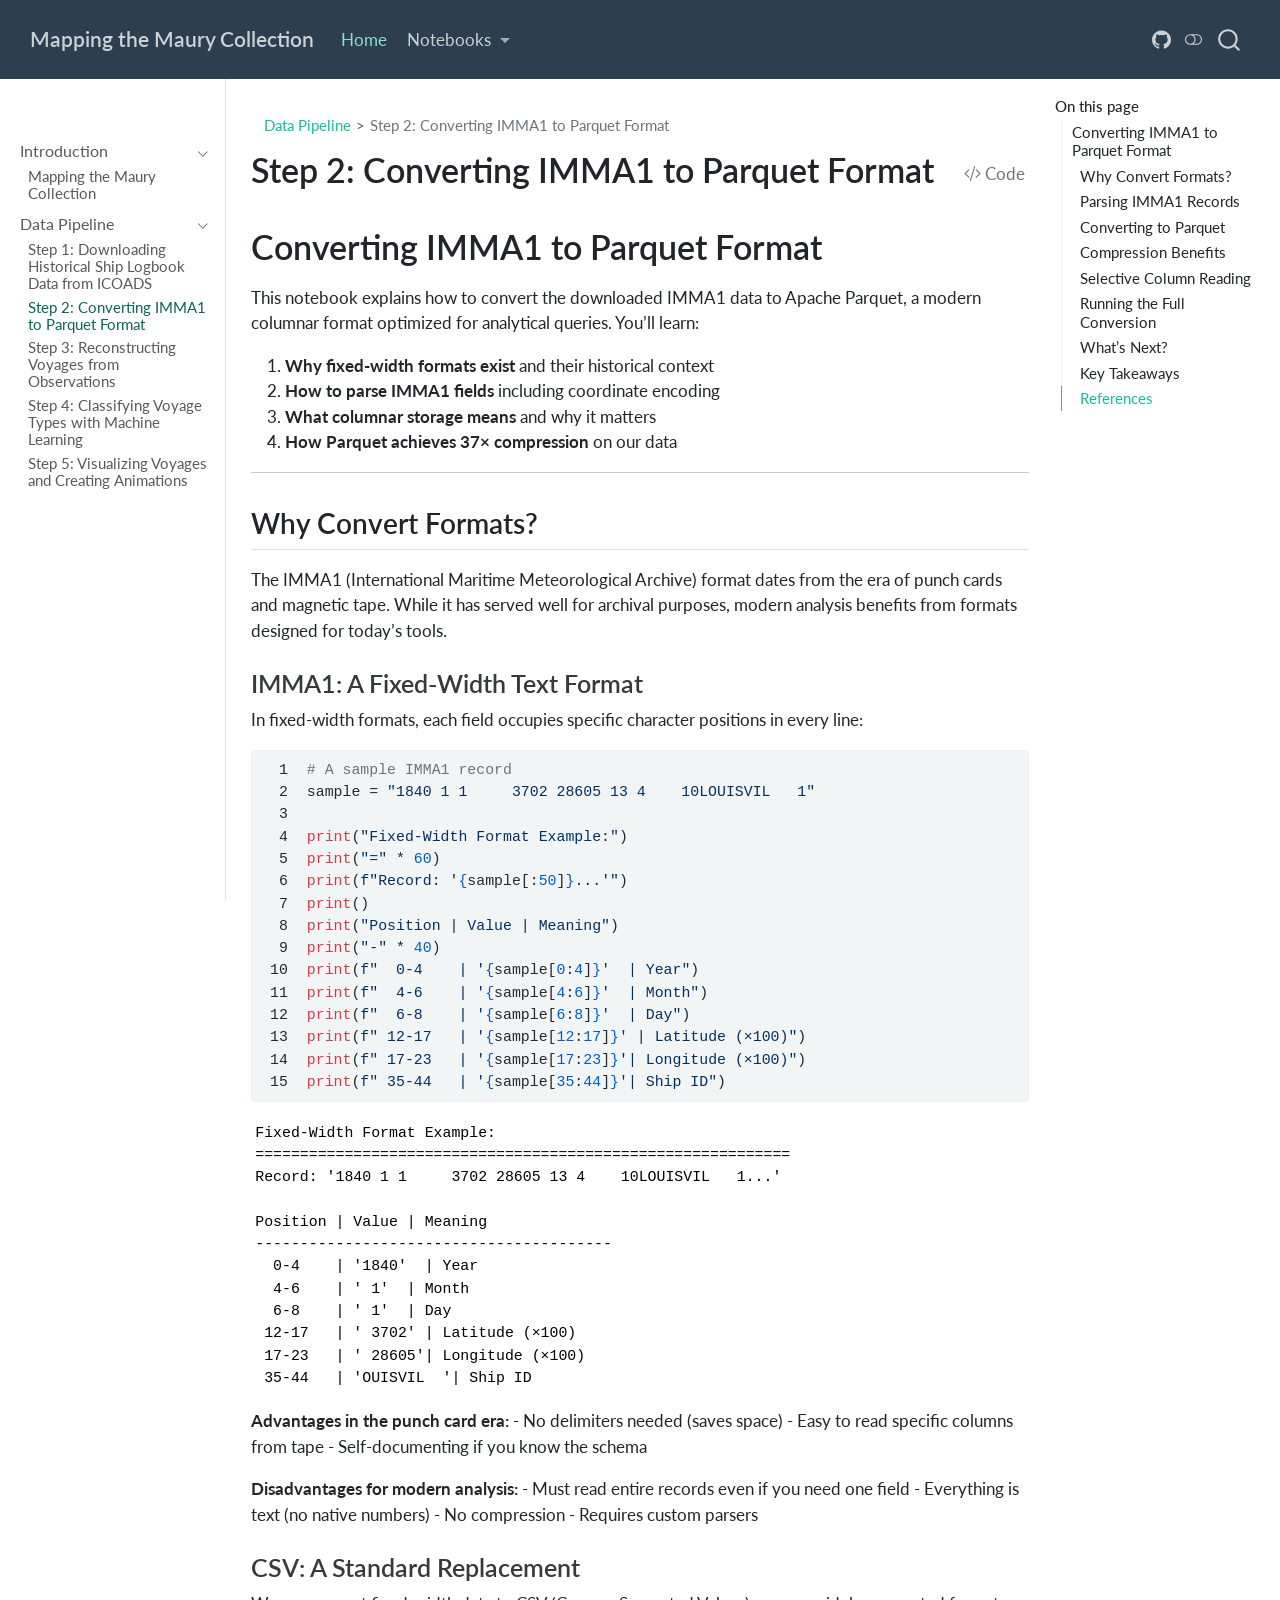
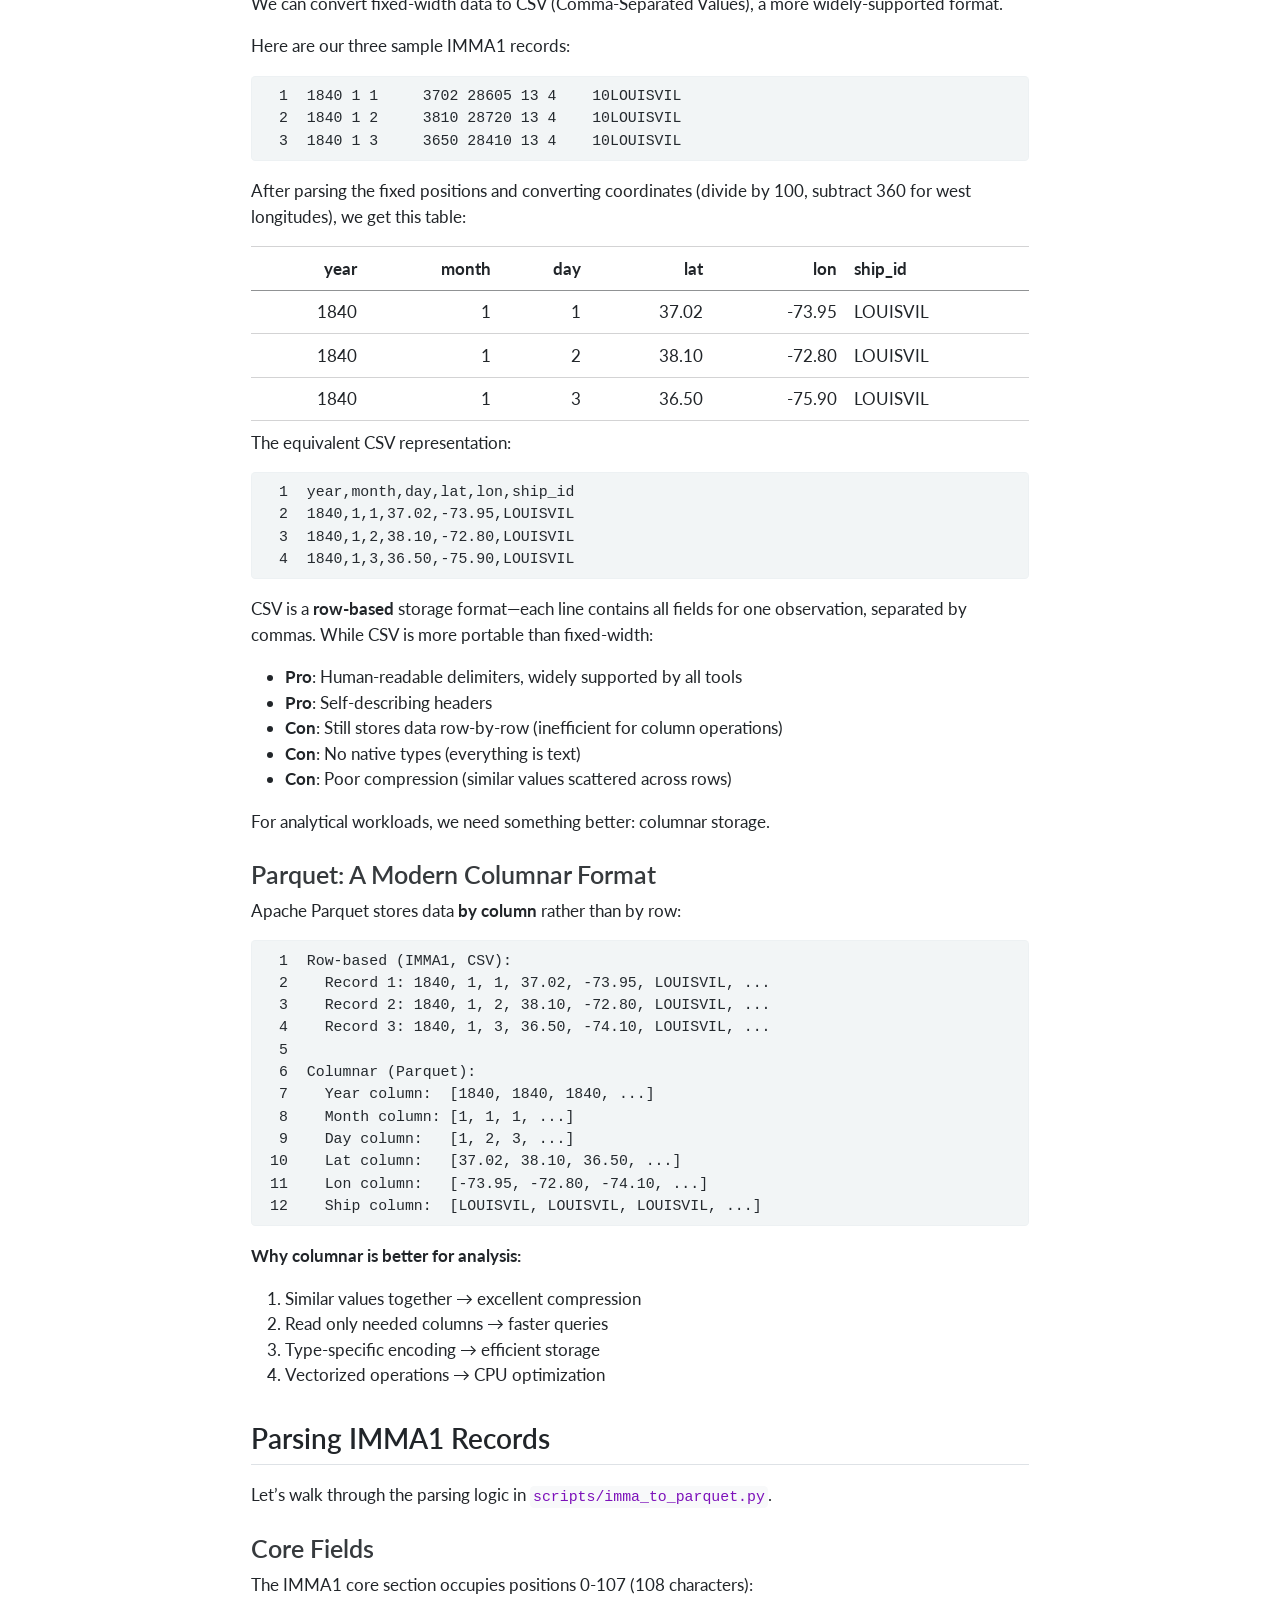
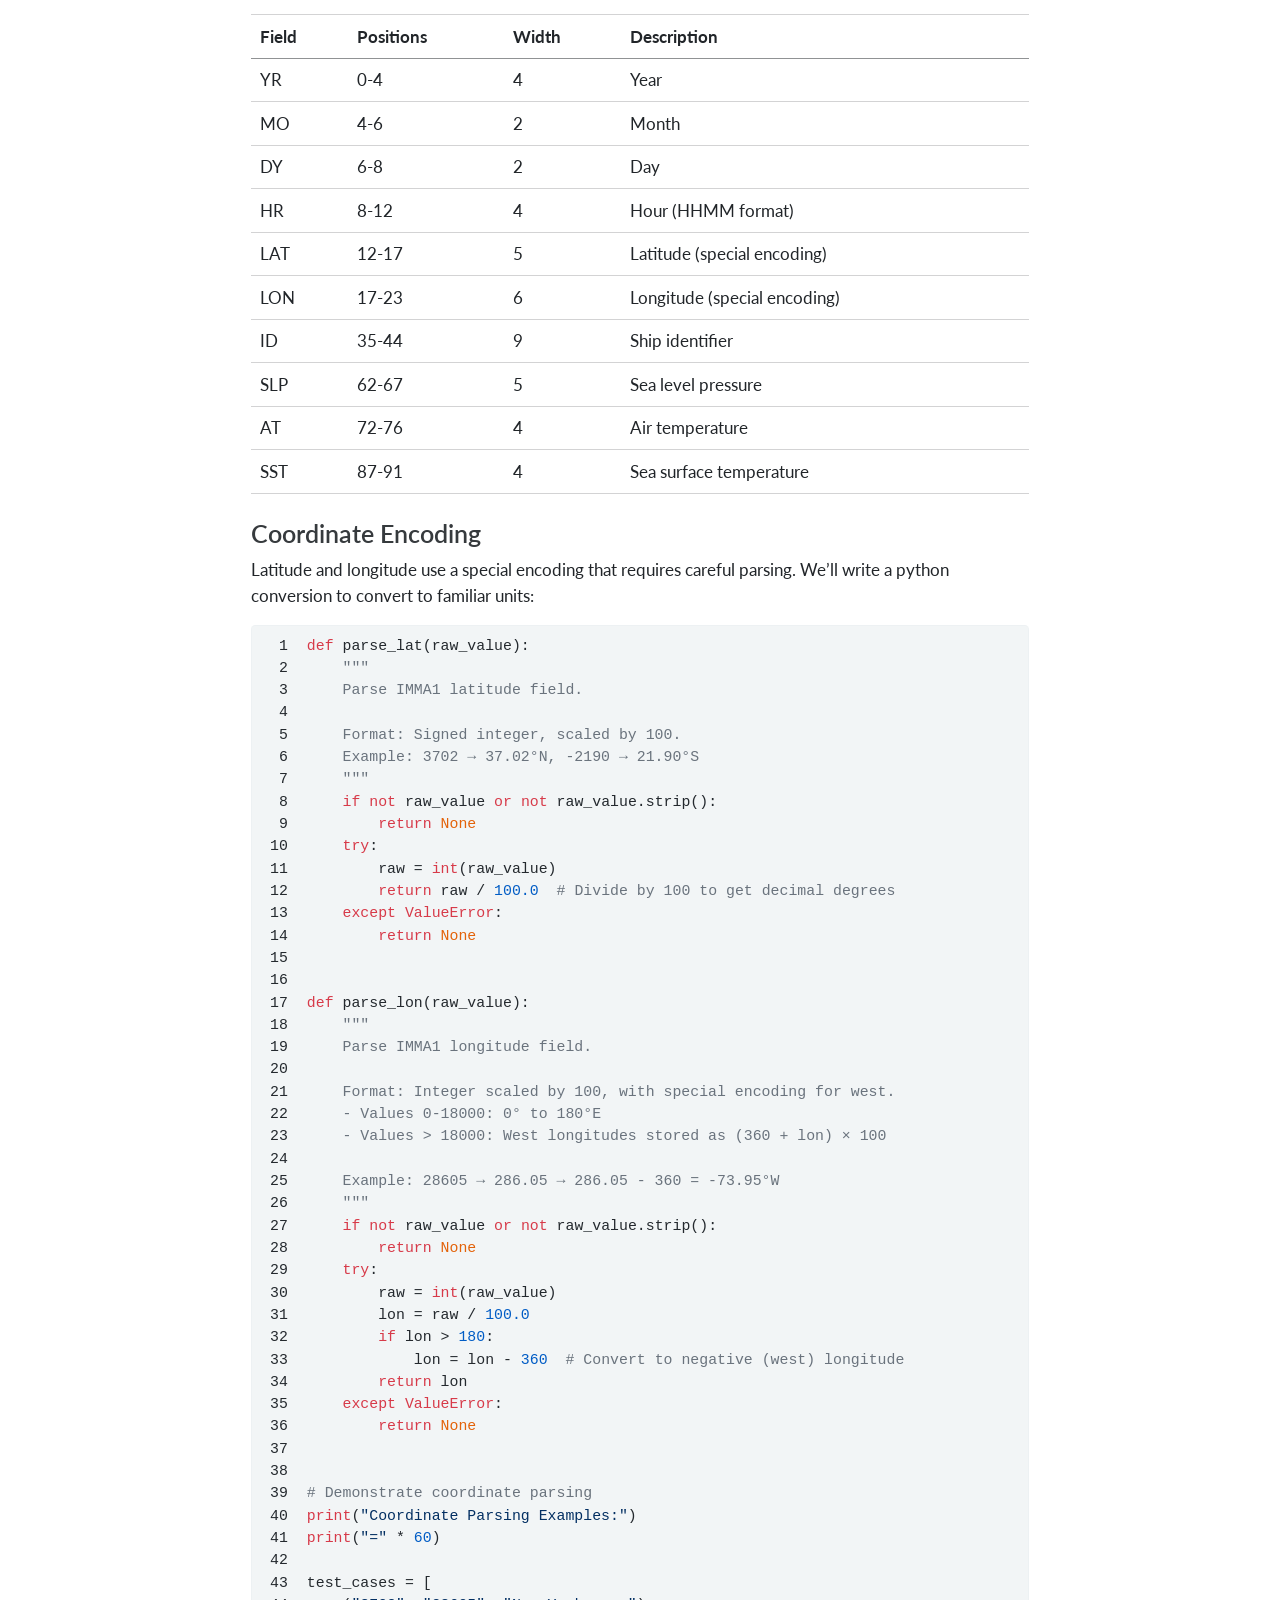
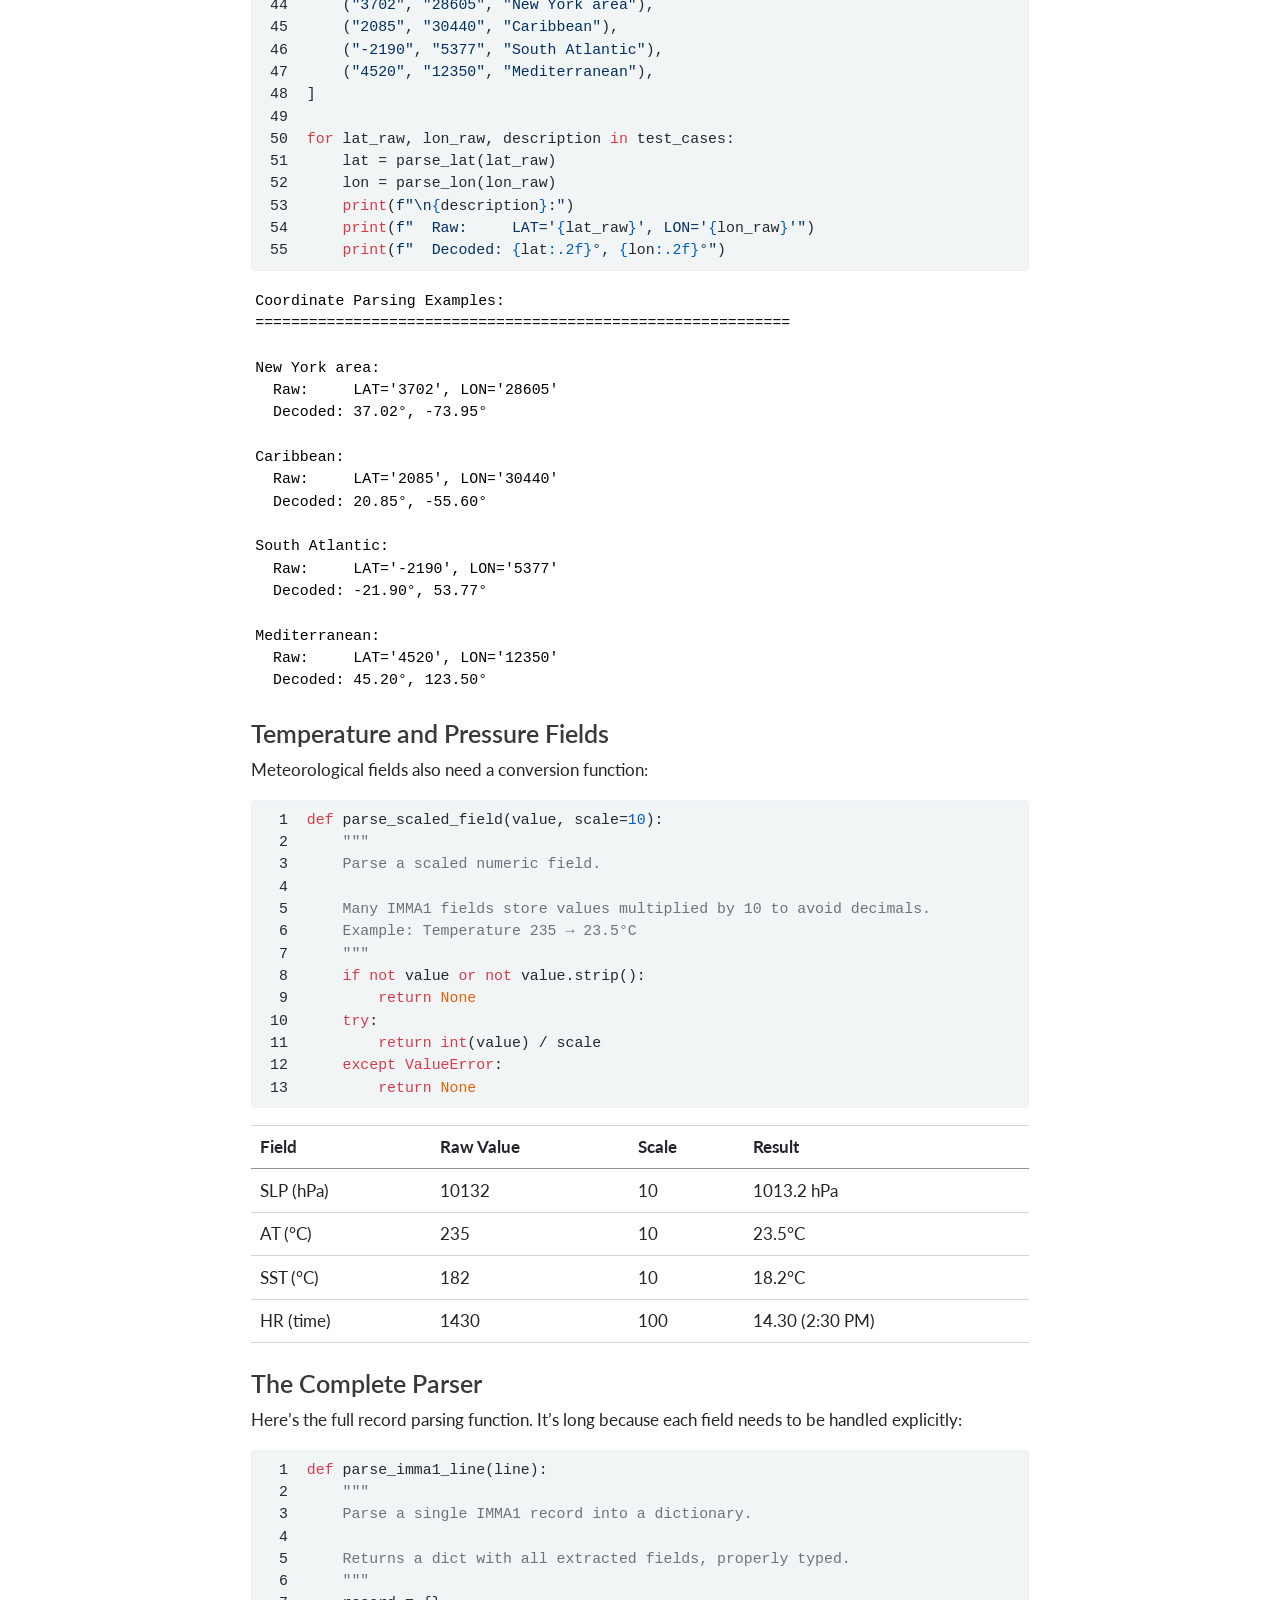
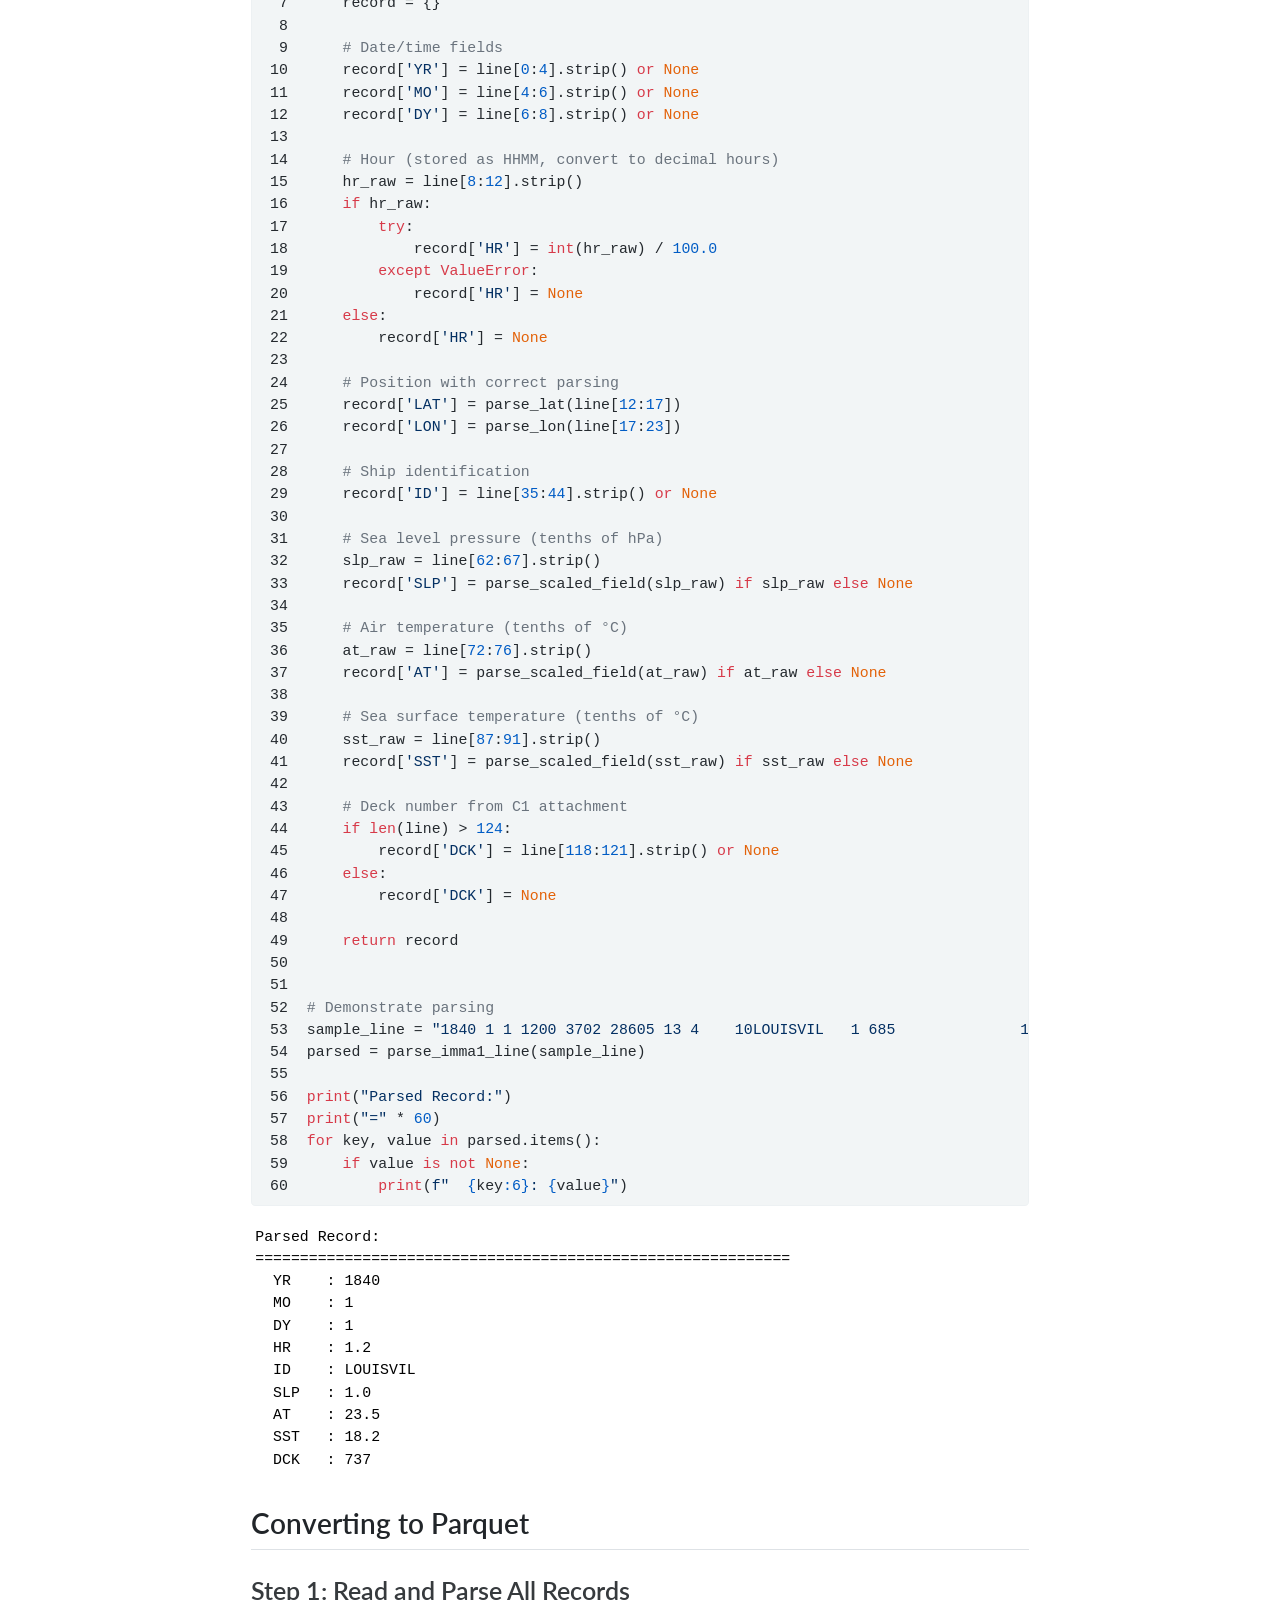
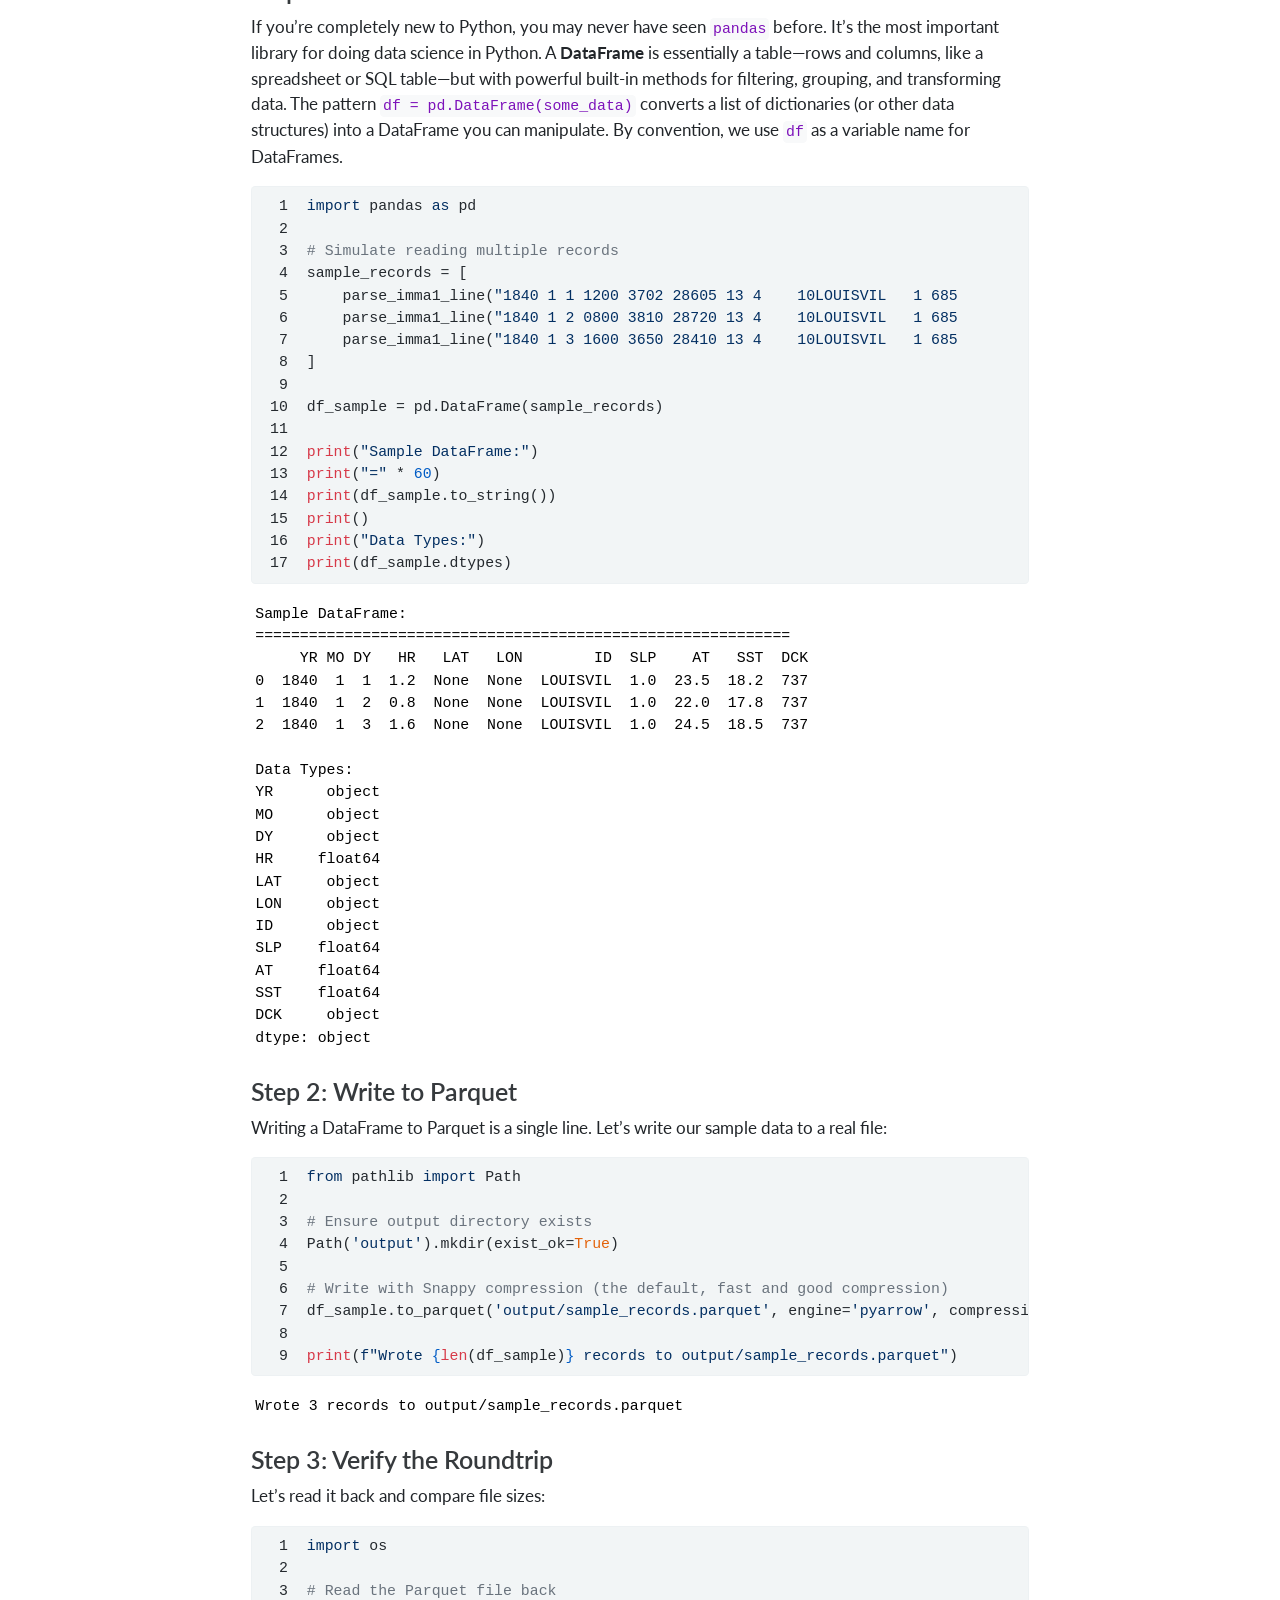
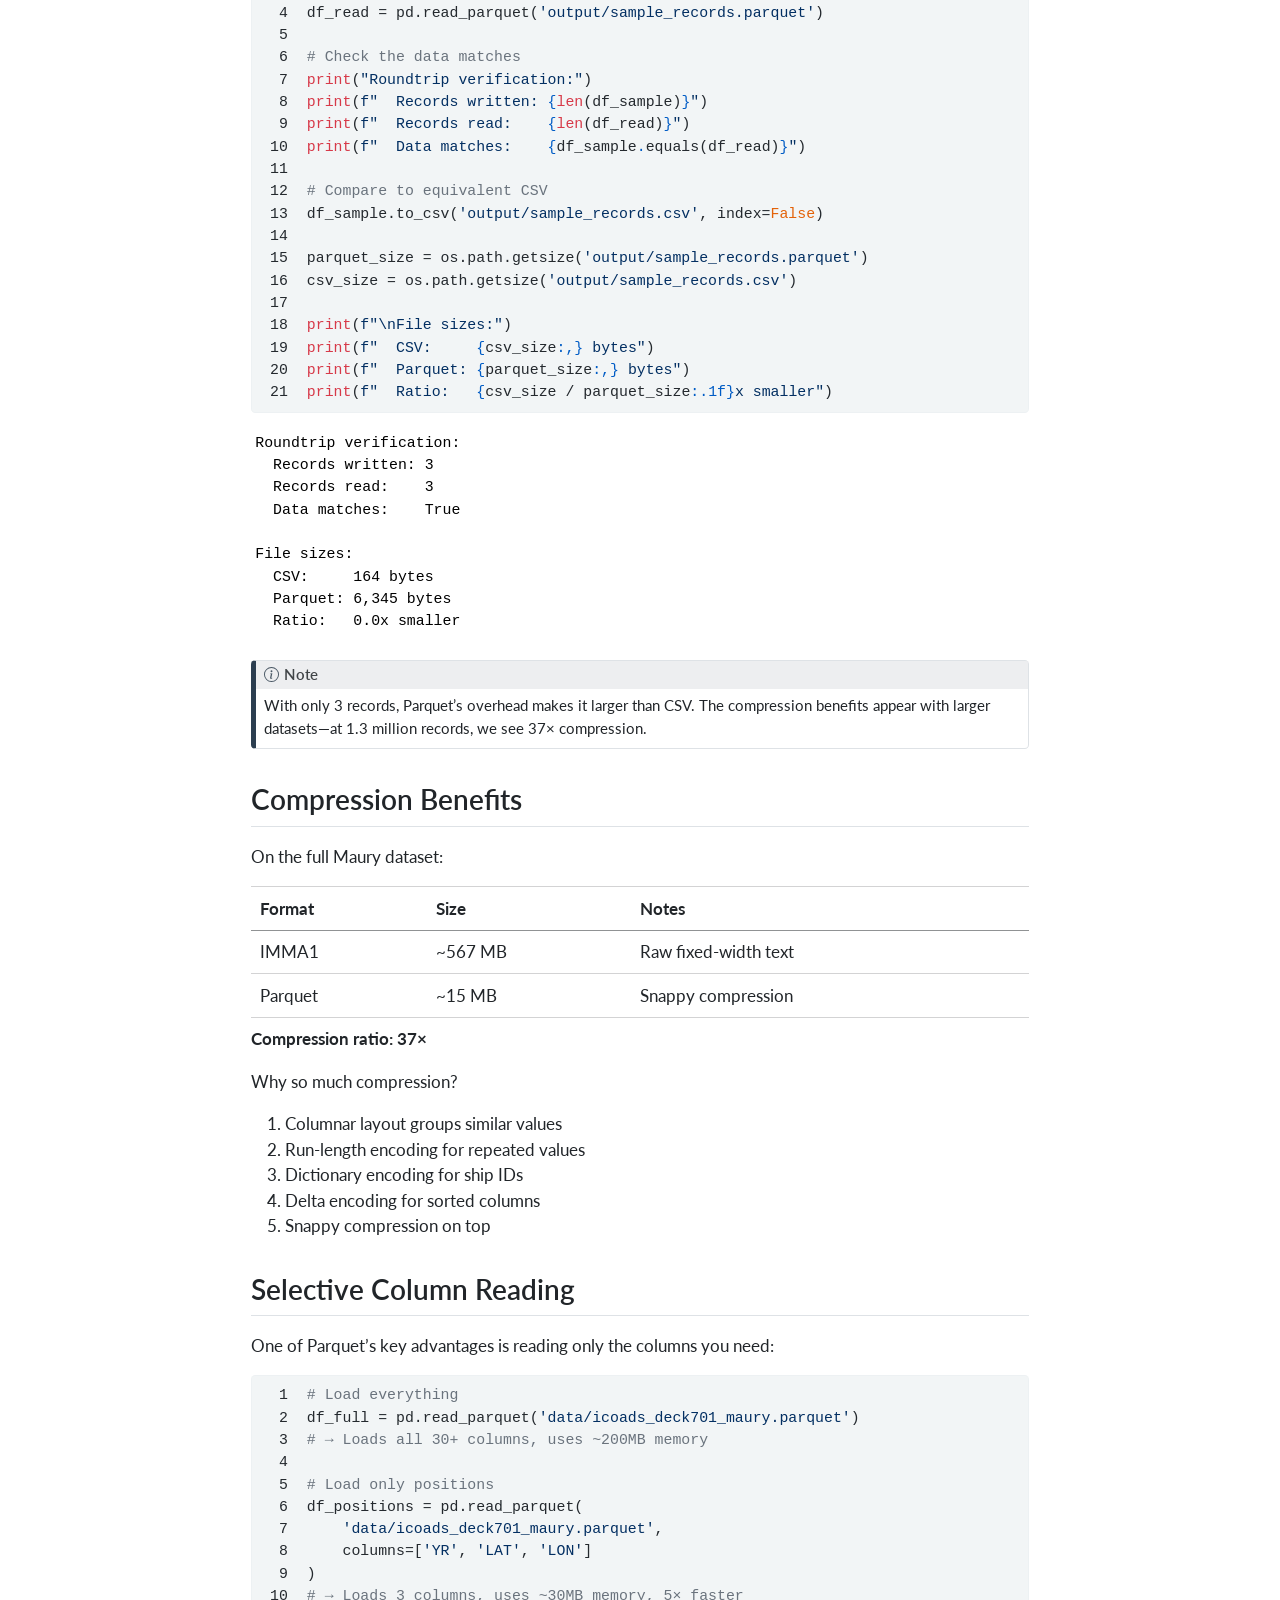
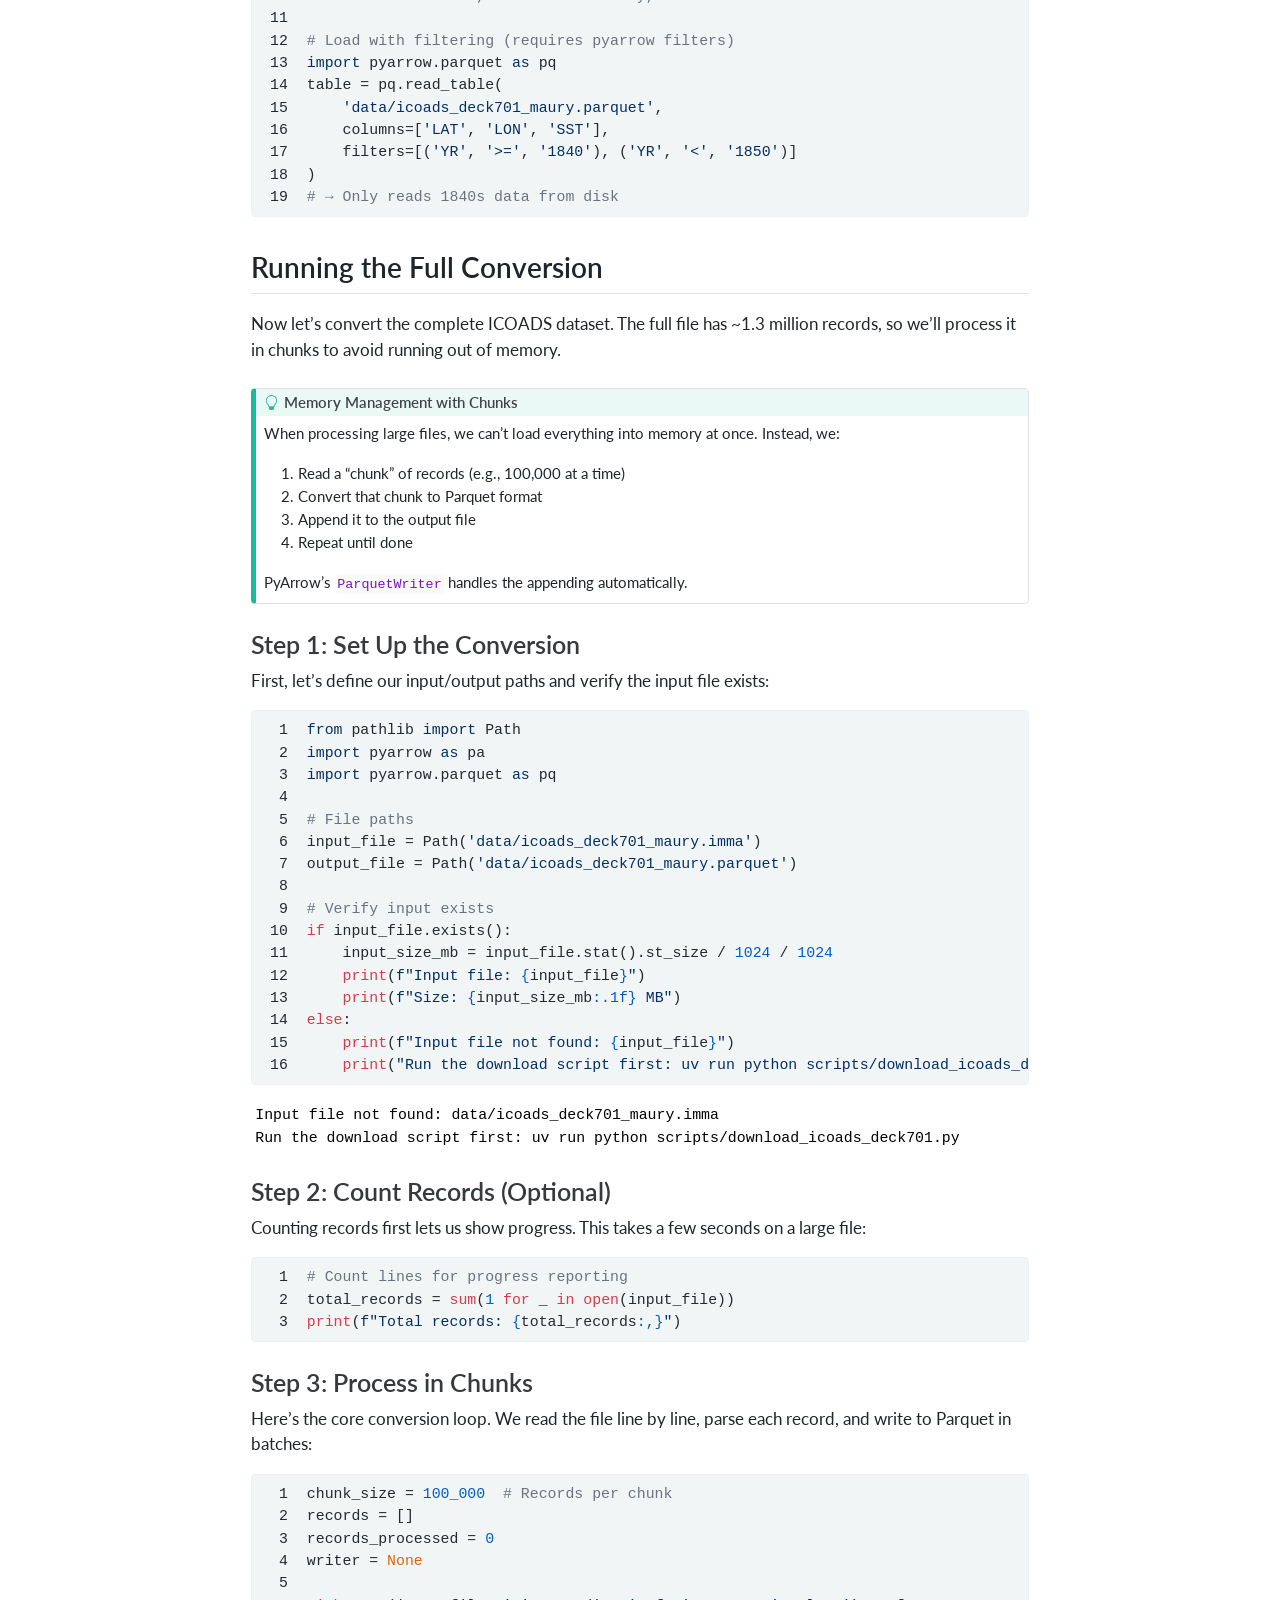
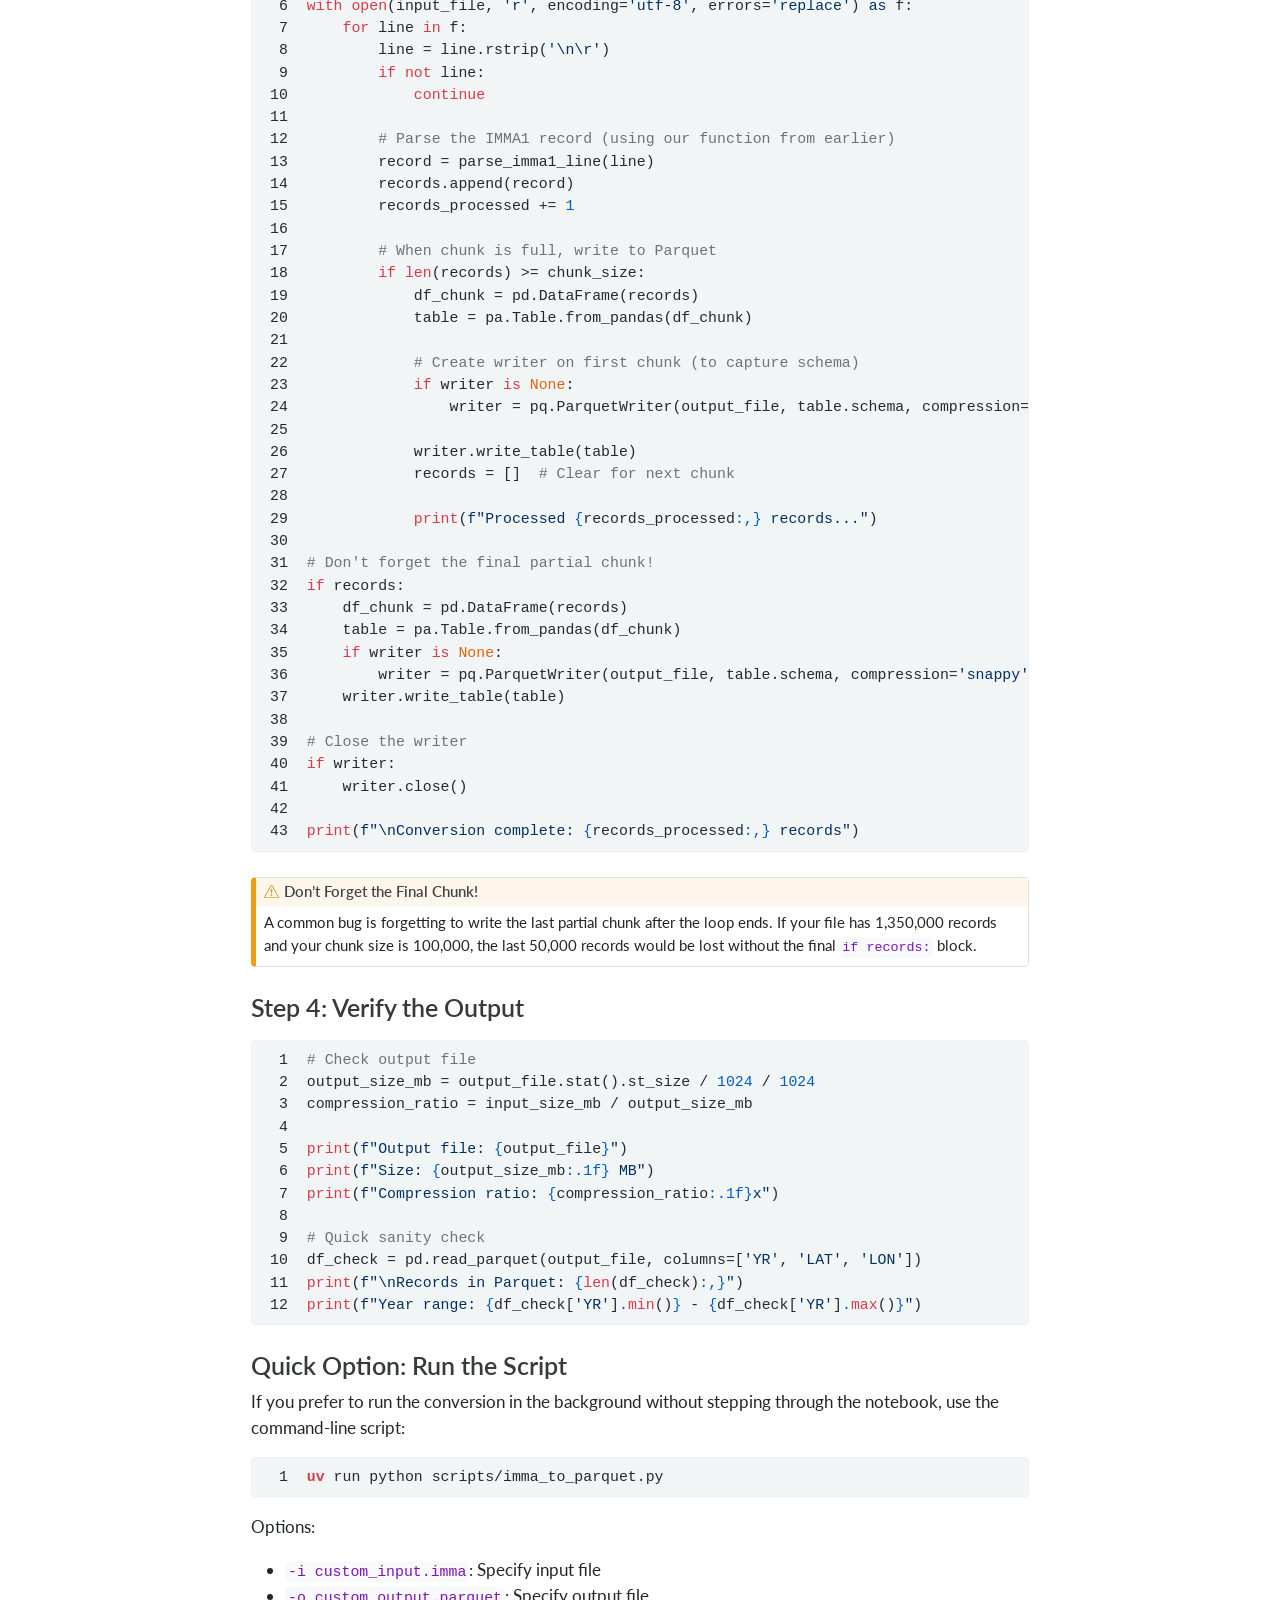
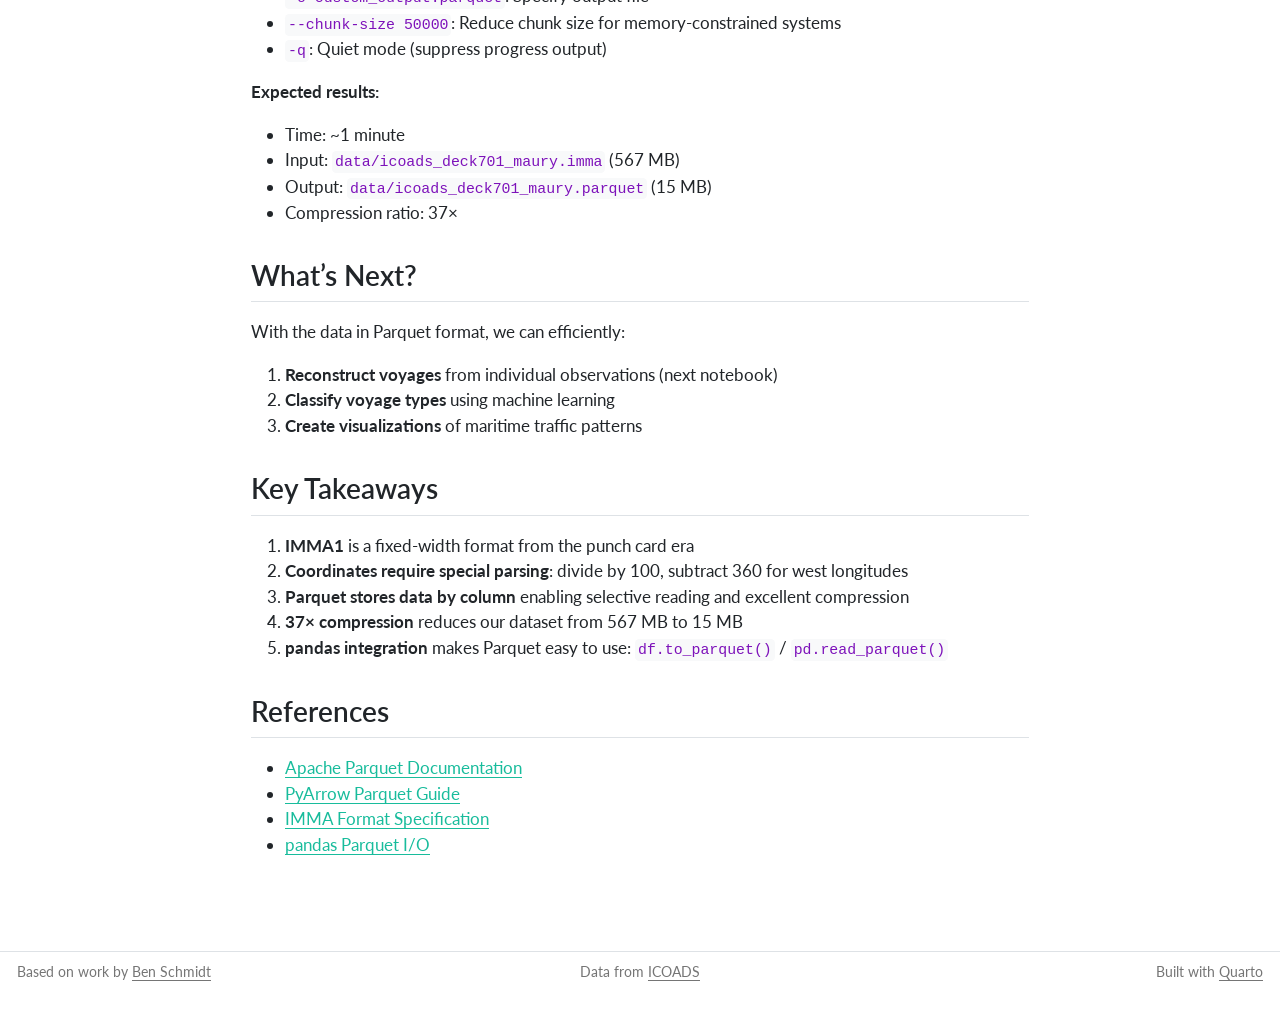
<file: notebooks/02_imma_to_parquet.html>
<!DOCTYPE html>
<html xmlns="http://www.w3.org/1999/xhtml" lang="en" xml:lang="en"><head>

<meta charset="utf-8">
<meta name="generator" content="quarto-1.7.29">

<meta name="viewport" content="width=device-width, initial-scale=1.0, user-scalable=yes">


<title>Step 2: Converting IMMA1 to Parquet Format – Mapping the Maury Collection</title>
<style>
code{white-space: pre-wrap;}
span.smallcaps{font-variant: small-caps;}
div.columns{display: flex; gap: min(4vw, 1.5em);}
div.column{flex: auto; overflow-x: auto;}
div.hanging-indent{margin-left: 1.5em; text-indent: -1.5em;}
ul.task-list{list-style: none;}
ul.task-list li input[type="checkbox"] {
  width: 0.8em;
  margin: 0 0.8em 0.2em -1em; /* quarto-specific, see https://github.com/quarto-dev/quarto-cli/issues/4556 */ 
  vertical-align: middle;
}
/* CSS for syntax highlighting */
html { -webkit-text-size-adjust: 100%; }
pre > code.sourceCode { white-space: pre; position: relative; }
pre > code.sourceCode > span { display: inline-block; line-height: 1.25; }
pre > code.sourceCode > span:empty { height: 1.2em; }
.sourceCode { overflow: visible; }
code.sourceCode > span { color: inherit; text-decoration: inherit; }
div.sourceCode { margin: 1em 0; }
pre.sourceCode { margin: 0; }
@media screen {
div.sourceCode { overflow: auto; }
}
@media print {
pre > code.sourceCode { white-space: pre-wrap; }
pre > code.sourceCode > span { text-indent: -5em; padding-left: 5em; }
}
pre.numberSource code
  { counter-reset: source-line 0; }
pre.numberSource code > span
  { position: relative; left: -4em; counter-increment: source-line; }
pre.numberSource code > span > a:first-child::before
  { content: counter(source-line);
    position: relative; left: -1em; text-align: right; vertical-align: baseline;
    border: none; display: inline-block;
    -webkit-touch-callout: none; -webkit-user-select: none;
    -khtml-user-select: none; -moz-user-select: none;
    -ms-user-select: none; user-select: none;
    padding: 0 4px; width: 4em;
  }
pre.numberSource { margin-left: 3em;  padding-left: 4px; }
div.sourceCode
  {   }
@media screen {
pre > code.sourceCode > span > a:first-child::before { text-decoration: underline; }
}
</style>


<script src="../site_libs/quarto-nav/quarto-nav.js"></script>
<script src="../site_libs/quarto-nav/headroom.min.js"></script>
<script src="../site_libs/clipboard/clipboard.min.js"></script>
<script src="../site_libs/quarto-search/autocomplete.umd.js"></script>
<script src="../site_libs/quarto-search/fuse.min.js"></script>
<script src="../site_libs/quarto-search/quarto-search.js"></script>
<meta name="quarto:offset" content="../">
<script src="../site_libs/quarto-html/quarto.js" type="module"></script>
<script src="../site_libs/quarto-html/tabsets/tabsets.js" type="module"></script>
<script src="../site_libs/quarto-html/popper.min.js"></script>
<script src="../site_libs/quarto-html/tippy.umd.min.js"></script>
<script src="../site_libs/quarto-html/anchor.min.js"></script>
<link href="../site_libs/quarto-html/tippy.css" rel="stylesheet">
<link href="../site_libs/quarto-html/quarto-syntax-highlighting-bcbce66894bfa8e7e94e40e0186b9bb8.css" rel="stylesheet" class="quarto-color-scheme" id="quarto-text-highlighting-styles">
<link href="../site_libs/quarto-html/quarto-syntax-highlighting-dark-4e7a6ecc11b04d2331dcee725084a9de.css" rel="stylesheet" class="quarto-color-scheme quarto-color-alternate" id="quarto-text-highlighting-styles">
<link href="../site_libs/quarto-html/quarto-syntax-highlighting-bcbce66894bfa8e7e94e40e0186b9bb8.css" rel="stylesheet" class="quarto-color-scheme-extra" id="quarto-text-highlighting-styles">
<script src="../site_libs/bootstrap/bootstrap.min.js"></script>
<link href="../site_libs/bootstrap/bootstrap-icons.css" rel="stylesheet">
<link href="../site_libs/bootstrap/bootstrap-3a2f3671387184ead6911a8887545cfe.min.css" rel="stylesheet" append-hash="true" class="quarto-color-scheme" id="quarto-bootstrap" data-mode="light">
<link href="../site_libs/bootstrap/bootstrap-dark-a3474c4e671de74f2cc29ca289497754.min.css" rel="stylesheet" append-hash="true" class="quarto-color-scheme quarto-color-alternate" id="quarto-bootstrap" data-mode="dark">
<link href="../site_libs/bootstrap/bootstrap-3a2f3671387184ead6911a8887545cfe.min.css" rel="stylesheet" append-hash="true" class="quarto-color-scheme-extra" id="quarto-bootstrap" data-mode="light">
<script id="quarto-search-options" type="application/json">{
  "location": "navbar",
  "copy-button": false,
  "collapse-after": 3,
  "panel-placement": "end",
  "type": "overlay",
  "limit": 50,
  "keyboard-shortcut": [
    "f",
    "/",
    "s"
  ],
  "show-item-context": false,
  "language": {
    "search-no-results-text": "No results",
    "search-matching-documents-text": "matching documents",
    "search-copy-link-title": "Copy link to search",
    "search-hide-matches-text": "Hide additional matches",
    "search-more-match-text": "more match in this document",
    "search-more-matches-text": "more matches in this document",
    "search-clear-button-title": "Clear",
    "search-text-placeholder": "",
    "search-detached-cancel-button-title": "Cancel",
    "search-submit-button-title": "Submit",
    "search-label": "Search"
  }
}</script>


<link rel="stylesheet" href="../styles.css">
</head>

<body class="nav-sidebar docked nav-fixed quarto-light"><script id="quarto-html-before-body" type="application/javascript">
    const toggleBodyColorMode = (bsSheetEl) => {
      const mode = bsSheetEl.getAttribute("data-mode");
      const bodyEl = window.document.querySelector("body");
      if (mode === "dark") {
        bodyEl.classList.add("quarto-dark");
        bodyEl.classList.remove("quarto-light");
      } else {
        bodyEl.classList.add("quarto-light");
        bodyEl.classList.remove("quarto-dark");
      }
    }
    const toggleBodyColorPrimary = () => {
      const bsSheetEl = window.document.querySelector("link#quarto-bootstrap:not([rel=disabled-stylesheet])");
      if (bsSheetEl) {
        toggleBodyColorMode(bsSheetEl);
      }
    }
    const setColorSchemeToggle = (alternate) => {
      const toggles = window.document.querySelectorAll('.quarto-color-scheme-toggle');
      for (let i=0; i < toggles.length; i++) {
        const toggle = toggles[i];
        if (toggle) {
          if (alternate) {
            toggle.classList.add("alternate");
          } else {
            toggle.classList.remove("alternate");
          }
        }
      }
    };
    const toggleColorMode = (alternate) => {
      // Switch the stylesheets
      const primaryStylesheets = window.document.querySelectorAll('link.quarto-color-scheme:not(.quarto-color-alternate)');
      const alternateStylesheets = window.document.querySelectorAll('link.quarto-color-scheme.quarto-color-alternate');
      manageTransitions('#quarto-margin-sidebar .nav-link', false);
      if (alternate) {
        // note: dark is layered on light, we don't disable primary!
        enableStylesheet(alternateStylesheets);
        for (const sheetNode of alternateStylesheets) {
          if (sheetNode.id === "quarto-bootstrap") {
            toggleBodyColorMode(sheetNode);
          }
        }
      } else {
        disableStylesheet(alternateStylesheets);
        enableStylesheet(primaryStylesheets)
        toggleBodyColorPrimary();
      }
      manageTransitions('#quarto-margin-sidebar .nav-link', true);
      // Switch the toggles
      setColorSchemeToggle(alternate)
      // Hack to workaround the fact that safari doesn't
      // properly recolor the scrollbar when toggling (#1455)
      if (navigator.userAgent.indexOf('Safari') > 0 && navigator.userAgent.indexOf('Chrome') == -1) {
        manageTransitions("body", false);
        window.scrollTo(0, 1);
        setTimeout(() => {
          window.scrollTo(0, 0);
          manageTransitions("body", true);
        }, 40);
      }
    }
    const disableStylesheet = (stylesheets) => {
      for (let i=0; i < stylesheets.length; i++) {
        const stylesheet = stylesheets[i];
        stylesheet.rel = 'disabled-stylesheet';
      }
    }
    const enableStylesheet = (stylesheets) => {
      for (let i=0; i < stylesheets.length; i++) {
        const stylesheet = stylesheets[i];
        if(stylesheet.rel !== 'stylesheet') { // for Chrome, which will still FOUC without this check
          stylesheet.rel = 'stylesheet';
        }
      }
    }
    const manageTransitions = (selector, allowTransitions) => {
      const els = window.document.querySelectorAll(selector);
      for (let i=0; i < els.length; i++) {
        const el = els[i];
        if (allowTransitions) {
          el.classList.remove('notransition');
        } else {
          el.classList.add('notransition');
        }
      }
    }
    const isFileUrl = () => {
      return window.location.protocol === 'file:';
    }
    const hasAlternateSentinel = () => {
      let styleSentinel = getColorSchemeSentinel();
      if (styleSentinel !== null) {
        return styleSentinel === "alternate";
      } else {
        return false;
      }
    }
    const setStyleSentinel = (alternate) => {
      const value = alternate ? "alternate" : "default";
      if (!isFileUrl()) {
        window.localStorage.setItem("quarto-color-scheme", value);
      } else {
        localAlternateSentinel = value;
      }
    }
    const getColorSchemeSentinel = () => {
      if (!isFileUrl()) {
        const storageValue = window.localStorage.getItem("quarto-color-scheme");
        return storageValue != null ? storageValue : localAlternateSentinel;
      } else {
        return localAlternateSentinel;
      }
    }
    const toggleGiscusIfUsed = (isAlternate, darkModeDefault) => {
      const baseTheme = document.querySelector('#giscus-base-theme')?.value ?? 'light';
      const alternateTheme = document.querySelector('#giscus-alt-theme')?.value ?? 'dark';
      let newTheme = '';
      if(authorPrefersDark) {
        newTheme = isAlternate ? baseTheme : alternateTheme;
      } else {
        newTheme = isAlternate ? alternateTheme : baseTheme;
      }
      const changeGiscusTheme = () => {
        // From: https://github.com/giscus/giscus/issues/336
        const sendMessage = (message) => {
          const iframe = document.querySelector('iframe.giscus-frame');
          if (!iframe) return;
          iframe.contentWindow.postMessage({ giscus: message }, 'https://giscus.app');
        }
        sendMessage({
          setConfig: {
            theme: newTheme
          }
        });
      }
      const isGiscussLoaded = window.document.querySelector('iframe.giscus-frame') !== null;
      if (isGiscussLoaded) {
        changeGiscusTheme();
      }
    };
    const authorPrefersDark = false;
    const darkModeDefault = authorPrefersDark;
      document.querySelector('link#quarto-text-highlighting-styles.quarto-color-scheme-extra').rel = 'disabled-stylesheet';
      document.querySelector('link#quarto-bootstrap.quarto-color-scheme-extra').rel = 'disabled-stylesheet';
    let localAlternateSentinel = darkModeDefault ? 'alternate' : 'default';
    // Dark / light mode switch
    window.quartoToggleColorScheme = () => {
      // Read the current dark / light value
      let toAlternate = !hasAlternateSentinel();
      toggleColorMode(toAlternate);
      setStyleSentinel(toAlternate);
      toggleGiscusIfUsed(toAlternate, darkModeDefault);
    };
    // Switch to dark mode if need be
    if (hasAlternateSentinel()) {
      toggleColorMode(true);
    } else {
      toggleColorMode(false);
    }
  </script>

<div id="quarto-search-results"></div>
  <header id="quarto-header" class="headroom fixed-top">
    <nav class="navbar navbar-expand-lg " data-bs-theme="dark">
      <div class="navbar-container container-fluid">
      <div class="navbar-brand-container mx-auto">
    <a class="navbar-brand" href="../index.html">
    <span class="navbar-title">Mapping the Maury Collection</span>
    </a>
  </div>
            <div id="quarto-search" class="" title="Search"></div>
          <button class="navbar-toggler" type="button" data-bs-toggle="collapse" data-bs-target="#navbarCollapse" aria-controls="navbarCollapse" role="menu" aria-expanded="false" aria-label="Toggle navigation" onclick="if (window.quartoToggleHeadroom) { window.quartoToggleHeadroom(); }">
  <span class="navbar-toggler-icon"></span>
</button>
          <div class="collapse navbar-collapse" id="navbarCollapse">
            <ul class="navbar-nav navbar-nav-scroll me-auto">
  <li class="nav-item">
    <a class="nav-link active" href="../index.html" aria-current="page"> 
<span class="menu-text">Home</span></a>
  </li>  
  <li class="nav-item dropdown ">
    <a class="nav-link dropdown-toggle" href="#" id="nav-menu-notebooks" role="link" data-bs-toggle="dropdown" aria-expanded="false">
 <span class="menu-text">Notebooks</span>
    </a>
    <ul class="dropdown-menu" aria-labelledby="nav-menu-notebooks">    
        <li>
    <a class="dropdown-item" href="../notebooks/01_download_icoads.html">
 <span class="dropdown-text">1. Download ICOADS Data</span></a>
  </li>  
        <li>
    <a class="dropdown-item" href="../notebooks/02_imma_to_parquet.html">
 <span class="dropdown-text">2. Parse IMMA Format</span></a>
  </li>  
        <li>
    <a class="dropdown-item" href="../notebooks/03_reconstruct_voyages.html">
 <span class="dropdown-text">3. Reconstruct Voyages</span></a>
  </li>  
        <li>
    <a class="dropdown-item" href="../notebooks/04_classify_voyages.html">
 <span class="dropdown-text">4. Classify Voyages</span></a>
  </li>  
        <li>
    <a class="dropdown-item" href="../notebooks/05_visualize_voyages.html">
 <span class="dropdown-text">5. Visualize Results</span></a>
  </li>  
    </ul>
  </li>
</ul>
            <ul class="navbar-nav navbar-nav-scroll ms-auto">
  <li class="nav-item compact">
    <a class="nav-link" href="https://github.com/DigitalHistory/maury-notebooks"> <i class="bi bi-github" role="img" aria-label="GitHub">
</i> 
<span class="menu-text"></span></a>
  </li>  
</ul>
          </div> <!-- /navcollapse -->
            <div class="quarto-navbar-tools">
  <a href="" class="quarto-color-scheme-toggle quarto-navigation-tool  px-1" onclick="window.quartoToggleColorScheme(); return false;" title="Toggle dark mode"><i class="bi"></i></a>
</div>
      </div> <!-- /container-fluid -->
    </nav>
  <nav class="quarto-secondary-nav">
    <div class="container-fluid d-flex">
      <button type="button" class="quarto-btn-toggle btn" data-bs-toggle="collapse" role="button" data-bs-target=".quarto-sidebar-collapse-item" aria-controls="quarto-sidebar" aria-expanded="false" aria-label="Toggle sidebar navigation" onclick="if (window.quartoToggleHeadroom) { window.quartoToggleHeadroom(); }">
        <i class="bi bi-layout-text-sidebar-reverse"></i>
      </button>
        <nav class="quarto-page-breadcrumbs" aria-label="breadcrumb"><ol class="breadcrumb"><li class="breadcrumb-item"><a href="../notebooks/01_download_icoads.html">Data Pipeline</a></li><li class="breadcrumb-item"><a href="../notebooks/02_imma_to_parquet.html">Step 2: Converting IMMA1 to Parquet Format</a></li></ol></nav>
        <a class="flex-grow-1" role="navigation" data-bs-toggle="collapse" data-bs-target=".quarto-sidebar-collapse-item" aria-controls="quarto-sidebar" aria-expanded="false" aria-label="Toggle sidebar navigation" onclick="if (window.quartoToggleHeadroom) { window.quartoToggleHeadroom(); }">      
        </a>
      <button type="button" class="btn quarto-search-button" aria-label="Search" onclick="window.quartoOpenSearch();">
        <i class="bi bi-search"></i>
      </button>
    </div>
  </nav>
</header>
<!-- content -->
<div id="quarto-content" class="quarto-container page-columns page-rows-contents page-layout-article page-navbar">
<!-- sidebar -->
  <nav id="quarto-sidebar" class="sidebar collapse collapse-horizontal quarto-sidebar-collapse-item sidebar-navigation docked overflow-auto">
        <div class="mt-2 flex-shrink-0 align-items-center">
        <div class="sidebar-search">
        <div id="quarto-search" class="" title="Search"></div>
        </div>
        </div>
    <div class="sidebar-menu-container"> 
    <ul class="list-unstyled mt-1">
        <li class="sidebar-item sidebar-item-section">
      <div class="sidebar-item-container"> 
            <a class="sidebar-item-text sidebar-link text-start" data-bs-toggle="collapse" data-bs-target="#quarto-sidebar-section-1" role="navigation" aria-expanded="true">
 <span class="menu-text">Introduction</span></a>
          <a class="sidebar-item-toggle text-start" data-bs-toggle="collapse" data-bs-target="#quarto-sidebar-section-1" role="navigation" aria-expanded="true" aria-label="Toggle section">
            <i class="bi bi-chevron-right ms-2"></i>
          </a> 
      </div>
      <ul id="quarto-sidebar-section-1" class="collapse list-unstyled sidebar-section depth1 show">  
          <li class="sidebar-item">
  <div class="sidebar-item-container"> 
  <a href="../index.html" class="sidebar-item-text sidebar-link">
 <span class="menu-text">Mapping the Maury Collection</span></a>
  </div>
</li>
      </ul>
  </li>
        <li class="sidebar-item sidebar-item-section">
      <div class="sidebar-item-container"> 
            <a class="sidebar-item-text sidebar-link text-start" data-bs-toggle="collapse" data-bs-target="#quarto-sidebar-section-2" role="navigation" aria-expanded="true">
 <span class="menu-text">Data Pipeline</span></a>
          <a class="sidebar-item-toggle text-start" data-bs-toggle="collapse" data-bs-target="#quarto-sidebar-section-2" role="navigation" aria-expanded="true" aria-label="Toggle section">
            <i class="bi bi-chevron-right ms-2"></i>
          </a> 
      </div>
      <ul id="quarto-sidebar-section-2" class="collapse list-unstyled sidebar-section depth1 show">  
          <li class="sidebar-item">
  <div class="sidebar-item-container"> 
  <a href="../notebooks/01_download_icoads.html" class="sidebar-item-text sidebar-link">
 <span class="menu-text">Step 1: Downloading Historical Ship Logbook Data from ICOADS</span></a>
  </div>
</li>
          <li class="sidebar-item">
  <div class="sidebar-item-container"> 
  <a href="../notebooks/02_imma_to_parquet.html" class="sidebar-item-text sidebar-link active">
 <span class="menu-text">Step 2: Converting IMMA1 to Parquet Format</span></a>
  </div>
</li>
          <li class="sidebar-item">
  <div class="sidebar-item-container"> 
  <a href="../notebooks/03_reconstruct_voyages.html" class="sidebar-item-text sidebar-link">
 <span class="menu-text">Step 3: Reconstructing Voyages from Observations</span></a>
  </div>
</li>
          <li class="sidebar-item">
  <div class="sidebar-item-container"> 
  <a href="../notebooks/04_classify_voyages.html" class="sidebar-item-text sidebar-link">
 <span class="menu-text">Step 4: Classifying Voyage Types with Machine Learning</span></a>
  </div>
</li>
          <li class="sidebar-item">
  <div class="sidebar-item-container"> 
  <a href="../notebooks/05_visualize_voyages.html" class="sidebar-item-text sidebar-link">
 <span class="menu-text">Step 5: Visualizing Voyages and Creating Animations</span></a>
  </div>
</li>
      </ul>
  </li>
    </ul>
    </div>
</nav>
<div id="quarto-sidebar-glass" class="quarto-sidebar-collapse-item" data-bs-toggle="collapse" data-bs-target=".quarto-sidebar-collapse-item"></div>
<!-- margin-sidebar -->
    <div id="quarto-margin-sidebar" class="sidebar margin-sidebar">
        <nav id="TOC" role="doc-toc" class="toc-active">
    <h2 id="toc-title">On this page</h2>
   
  <ul>
  <li><a href="#converting-imma1-to-parquet-format" id="toc-converting-imma1-to-parquet-format" class="nav-link active" data-scroll-target="#converting-imma1-to-parquet-format">Converting IMMA1 to Parquet Format</a>
  <ul class="collapse">
  <li><a href="#why-convert-formats" id="toc-why-convert-formats" class="nav-link" data-scroll-target="#why-convert-formats">Why Convert Formats?</a>
  <ul class="collapse">
  <li><a href="#imma1-a-fixed-width-text-format" id="toc-imma1-a-fixed-width-text-format" class="nav-link" data-scroll-target="#imma1-a-fixed-width-text-format">IMMA1: A Fixed-Width Text Format</a></li>
  <li><a href="#csv-a-standard-replacement" id="toc-csv-a-standard-replacement" class="nav-link" data-scroll-target="#csv-a-standard-replacement">CSV: A Standard Replacement</a></li>
  <li><a href="#parquet-a-modern-columnar-format" id="toc-parquet-a-modern-columnar-format" class="nav-link" data-scroll-target="#parquet-a-modern-columnar-format">Parquet: A Modern Columnar Format</a></li>
  </ul></li>
  <li><a href="#parsing-imma1-records" id="toc-parsing-imma1-records" class="nav-link" data-scroll-target="#parsing-imma1-records">Parsing IMMA1 Records</a>
  <ul class="collapse">
  <li><a href="#core-fields" id="toc-core-fields" class="nav-link" data-scroll-target="#core-fields">Core Fields</a></li>
  <li><a href="#coordinate-encoding" id="toc-coordinate-encoding" class="nav-link" data-scroll-target="#coordinate-encoding">Coordinate Encoding</a></li>
  <li><a href="#temperature-and-pressure-fields" id="toc-temperature-and-pressure-fields" class="nav-link" data-scroll-target="#temperature-and-pressure-fields">Temperature and Pressure Fields</a></li>
  <li><a href="#the-complete-parser" id="toc-the-complete-parser" class="nav-link" data-scroll-target="#the-complete-parser">The Complete Parser</a></li>
  </ul></li>
  <li><a href="#converting-to-parquet" id="toc-converting-to-parquet" class="nav-link" data-scroll-target="#converting-to-parquet">Converting to Parquet</a>
  <ul class="collapse">
  <li><a href="#step-1-read-and-parse-all-records" id="toc-step-1-read-and-parse-all-records" class="nav-link" data-scroll-target="#step-1-read-and-parse-all-records">Step 1: Read and Parse All Records</a></li>
  <li><a href="#step-2-write-to-parquet" id="toc-step-2-write-to-parquet" class="nav-link" data-scroll-target="#step-2-write-to-parquet">Step 2: Write to Parquet</a></li>
  <li><a href="#step-3-verify-the-roundtrip" id="toc-step-3-verify-the-roundtrip" class="nav-link" data-scroll-target="#step-3-verify-the-roundtrip">Step 3: Verify the Roundtrip</a></li>
  </ul></li>
  <li><a href="#compression-benefits" id="toc-compression-benefits" class="nav-link" data-scroll-target="#compression-benefits">Compression Benefits</a></li>
  <li><a href="#selective-column-reading" id="toc-selective-column-reading" class="nav-link" data-scroll-target="#selective-column-reading">Selective Column Reading</a></li>
  <li><a href="#running-the-full-conversion" id="toc-running-the-full-conversion" class="nav-link" data-scroll-target="#running-the-full-conversion">Running the Full Conversion</a>
  <ul class="collapse">
  <li><a href="#step-1-set-up-the-conversion" id="toc-step-1-set-up-the-conversion" class="nav-link" data-scroll-target="#step-1-set-up-the-conversion">Step 1: Set Up the Conversion</a></li>
  <li><a href="#step-2-count-records-optional" id="toc-step-2-count-records-optional" class="nav-link" data-scroll-target="#step-2-count-records-optional">Step 2: Count Records (Optional)</a></li>
  <li><a href="#step-3-process-in-chunks" id="toc-step-3-process-in-chunks" class="nav-link" data-scroll-target="#step-3-process-in-chunks">Step 3: Process in Chunks</a></li>
  <li><a href="#step-4-verify-the-output" id="toc-step-4-verify-the-output" class="nav-link" data-scroll-target="#step-4-verify-the-output">Step 4: Verify the Output</a></li>
  <li><a href="#quick-option-run-the-script" id="toc-quick-option-run-the-script" class="nav-link" data-scroll-target="#quick-option-run-the-script">Quick Option: Run the Script</a></li>
  </ul></li>
  <li><a href="#whats-next" id="toc-whats-next" class="nav-link" data-scroll-target="#whats-next">What’s Next?</a></li>
  <li><a href="#key-takeaways" id="toc-key-takeaways" class="nav-link" data-scroll-target="#key-takeaways">Key Takeaways</a></li>
  <li><a href="#references" id="toc-references" class="nav-link" data-scroll-target="#references">References</a></li>
  </ul></li>
  </ul>
</nav>
    </div>
<!-- main -->
<main class="content" id="quarto-document-content">


<header id="title-block-header" class="quarto-title-block default"><nav class="quarto-page-breadcrumbs quarto-title-breadcrumbs d-none d-lg-block" aria-label="breadcrumb"><ol class="breadcrumb"><li class="breadcrumb-item"><a href="../notebooks/01_download_icoads.html">Data Pipeline</a></li><li class="breadcrumb-item"><a href="../notebooks/02_imma_to_parquet.html">Step 2: Converting IMMA1 to Parquet Format</a></li></ol></nav>
<div class="quarto-title">
<div class="quarto-title-block"><div><h1 class="title">Step 2: Converting IMMA1 to Parquet Format</h1><button type="button" class="btn code-tools-button" id="quarto-code-tools-source"><i class="bi"></i> Code</button></div></div>
</div>



<div class="quarto-title-meta">

    
  
    
  </div>
  


</header>


<section id="converting-imma1-to-parquet-format" class="level1">
<h1>Converting IMMA1 to Parquet Format</h1>
<p>This notebook explains how to convert the downloaded IMMA1 data to Apache Parquet, a modern columnar format optimized for analytical queries. You’ll learn:</p>
<ol type="1">
<li><strong>Why fixed-width formats exist</strong> and their historical context</li>
<li><strong>How to parse IMMA1 fields</strong> including coordinate encoding</li>
<li><strong>What columnar storage means</strong> and why it matters</li>
<li><strong>How Parquet achieves 37× compression</strong> on our data</li>
</ol>
<hr>
<section id="why-convert-formats" class="level2">
<h2 class="anchored" data-anchor-id="why-convert-formats">Why Convert Formats?</h2>
<p>The IMMA1 (International Maritime Meteorological Archive) format dates from the era of punch cards and magnetic tape. While it has served well for archival purposes, modern analysis benefits from formats designed for today’s tools.</p>
<section id="imma1-a-fixed-width-text-format" class="level3">
<h3 class="anchored" data-anchor-id="imma1-a-fixed-width-text-format">IMMA1: A Fixed-Width Text Format</h3>
<p>In fixed-width formats, each field occupies specific character positions in every line:</p>
<div id="a49a7cac" class="cell" data-execution_count="1">
<div class="sourceCode cell-code" id="cb1"><pre class="sourceCode numberSource python number-lines code-with-copy"><code class="sourceCode python"><span id="cb1-1"><a href="#cb1-1"></a><span class="co"># A sample IMMA1 record</span></span>
<span id="cb1-2"><a href="#cb1-2"></a>sample <span class="op">=</span> <span class="st">"1840 1 1     3702 28605 13 4    10LOUISVIL   1"</span></span>
<span id="cb1-3"><a href="#cb1-3"></a></span>
<span id="cb1-4"><a href="#cb1-4"></a><span class="bu">print</span>(<span class="st">"Fixed-Width Format Example:"</span>)</span>
<span id="cb1-5"><a href="#cb1-5"></a><span class="bu">print</span>(<span class="st">"="</span> <span class="op">*</span> <span class="dv">60</span>)</span>
<span id="cb1-6"><a href="#cb1-6"></a><span class="bu">print</span>(<span class="ss">f"Record: '</span><span class="sc">{</span>sample[:<span class="dv">50</span>]<span class="sc">}</span><span class="ss">...'"</span>)</span>
<span id="cb1-7"><a href="#cb1-7"></a><span class="bu">print</span>()</span>
<span id="cb1-8"><a href="#cb1-8"></a><span class="bu">print</span>(<span class="st">"Position | Value | Meaning"</span>)</span>
<span id="cb1-9"><a href="#cb1-9"></a><span class="bu">print</span>(<span class="st">"-"</span> <span class="op">*</span> <span class="dv">40</span>)</span>
<span id="cb1-10"><a href="#cb1-10"></a><span class="bu">print</span>(<span class="ss">f"  0-4    | '</span><span class="sc">{</span>sample[<span class="dv">0</span>:<span class="dv">4</span>]<span class="sc">}</span><span class="ss">'  | Year"</span>)</span>
<span id="cb1-11"><a href="#cb1-11"></a><span class="bu">print</span>(<span class="ss">f"  4-6    | '</span><span class="sc">{</span>sample[<span class="dv">4</span>:<span class="dv">6</span>]<span class="sc">}</span><span class="ss">'  | Month"</span>)</span>
<span id="cb1-12"><a href="#cb1-12"></a><span class="bu">print</span>(<span class="ss">f"  6-8    | '</span><span class="sc">{</span>sample[<span class="dv">6</span>:<span class="dv">8</span>]<span class="sc">}</span><span class="ss">'  | Day"</span>)</span>
<span id="cb1-13"><a href="#cb1-13"></a><span class="bu">print</span>(<span class="ss">f" 12-17   | '</span><span class="sc">{</span>sample[<span class="dv">12</span>:<span class="dv">17</span>]<span class="sc">}</span><span class="ss">' | Latitude (×100)"</span>)</span>
<span id="cb1-14"><a href="#cb1-14"></a><span class="bu">print</span>(<span class="ss">f" 17-23   | '</span><span class="sc">{</span>sample[<span class="dv">17</span>:<span class="dv">23</span>]<span class="sc">}</span><span class="ss">'| Longitude (×100)"</span>)</span>
<span id="cb1-15"><a href="#cb1-15"></a><span class="bu">print</span>(<span class="ss">f" 35-44   | '</span><span class="sc">{</span>sample[<span class="dv">35</span>:<span class="dv">44</span>]<span class="sc">}</span><span class="ss">'| Ship ID"</span>)</span></code><button title="Copy to Clipboard" class="code-copy-button"><i class="bi"></i></button></pre></div>
<div class="cell-output cell-output-stdout">
<pre><code>Fixed-Width Format Example:
============================================================
Record: '1840 1 1     3702 28605 13 4    10LOUISVIL   1...'

Position | Value | Meaning
----------------------------------------
  0-4    | '1840'  | Year
  4-6    | ' 1'  | Month
  6-8    | ' 1'  | Day
 12-17   | ' 3702' | Latitude (×100)
 17-23   | ' 28605'| Longitude (×100)
 35-44   | 'OUISVIL  '| Ship ID</code></pre>
</div>
</div>
<p><strong>Advantages in the punch card era:</strong> - No delimiters needed (saves space) - Easy to read specific columns from tape - Self-documenting if you know the schema</p>
<p><strong>Disadvantages for modern analysis:</strong> - Must read entire records even if you need one field - Everything is text (no native numbers) - No compression - Requires custom parsers</p>
</section>
<section id="csv-a-standard-replacement" class="level3">
<h3 class="anchored" data-anchor-id="csv-a-standard-replacement">CSV: A Standard Replacement</h3>
<p>We can convert fixed-width data to CSV (Comma-Separated Values), a more widely-supported format.</p>
<p>Here are our three sample IMMA1 records:</p>
<div class="sourceCode" id="cb3"><pre class="sourceCode numberSource text number-lines code-with-copy"><code class="sourceCode"><span id="cb3-1"><a href="#cb3-1"></a>1840 1 1     3702 28605 13 4    10LOUISVIL</span>
<span id="cb3-2"><a href="#cb3-2"></a>1840 1 2     3810 28720 13 4    10LOUISVIL</span>
<span id="cb3-3"><a href="#cb3-3"></a>1840 1 3     3650 28410 13 4    10LOUISVIL</span></code><button title="Copy to Clipboard" class="code-copy-button"><i class="bi"></i></button></pre></div>
<p>After parsing the fixed positions and converting coordinates (divide by 100, subtract 360 for west longitudes), we get this table:</p>
<table class="caption-top table">
<thead>
<tr class="header">
<th style="text-align: right;">year</th>
<th style="text-align: right;">month</th>
<th style="text-align: right;">day</th>
<th style="text-align: right;">lat</th>
<th style="text-align: right;">lon</th>
<th>ship_id</th>
</tr>
</thead>
<tbody>
<tr class="odd">
<td style="text-align: right;">1840</td>
<td style="text-align: right;">1</td>
<td style="text-align: right;">1</td>
<td style="text-align: right;">37.02</td>
<td style="text-align: right;">-73.95</td>
<td>LOUISVIL</td>
</tr>
<tr class="even">
<td style="text-align: right;">1840</td>
<td style="text-align: right;">1</td>
<td style="text-align: right;">2</td>
<td style="text-align: right;">38.10</td>
<td style="text-align: right;">-72.80</td>
<td>LOUISVIL</td>
</tr>
<tr class="odd">
<td style="text-align: right;">1840</td>
<td style="text-align: right;">1</td>
<td style="text-align: right;">3</td>
<td style="text-align: right;">36.50</td>
<td style="text-align: right;">-75.90</td>
<td>LOUISVIL</td>
</tr>
</tbody>
</table>
<p>The equivalent CSV representation:</p>
<div class="sourceCode" id="cb4"><pre class="sourceCode numberSource text number-lines code-with-copy"><code class="sourceCode"><span id="cb4-1"><a href="#cb4-1"></a>year,month,day,lat,lon,ship_id</span>
<span id="cb4-2"><a href="#cb4-2"></a>1840,1,1,37.02,-73.95,LOUISVIL</span>
<span id="cb4-3"><a href="#cb4-3"></a>1840,1,2,38.10,-72.80,LOUISVIL</span>
<span id="cb4-4"><a href="#cb4-4"></a>1840,1,3,36.50,-75.90,LOUISVIL</span></code><button title="Copy to Clipboard" class="code-copy-button"><i class="bi"></i></button></pre></div>
<p>CSV is a <strong>row-based</strong> storage format—each line contains all fields for one observation, separated by commas. While CSV is more portable than fixed-width:</p>
<ul>
<li><strong>Pro</strong>: Human-readable delimiters, widely supported by all tools</li>
<li><strong>Pro</strong>: Self-describing headers</li>
<li><strong>Con</strong>: Still stores data row-by-row (inefficient for column operations)</li>
<li><strong>Con</strong>: No native types (everything is text)</li>
<li><strong>Con</strong>: Poor compression (similar values scattered across rows)</li>
</ul>
<p>For analytical workloads, we need something better: columnar storage.</p>
</section>
<section id="parquet-a-modern-columnar-format" class="level3">
<h3 class="anchored" data-anchor-id="parquet-a-modern-columnar-format">Parquet: A Modern Columnar Format</h3>
<p>Apache Parquet stores data <strong>by column</strong> rather than by row:</p>
<div class="sourceCode" id="cb5"><pre class="sourceCode numberSource text number-lines code-with-copy"><code class="sourceCode"><span id="cb5-1"><a href="#cb5-1"></a>Row-based (IMMA1, CSV):</span>
<span id="cb5-2"><a href="#cb5-2"></a>  Record 1: 1840, 1, 1, 37.02, -73.95, LOUISVIL, ...</span>
<span id="cb5-3"><a href="#cb5-3"></a>  Record 2: 1840, 1, 2, 38.10, -72.80, LOUISVIL, ...</span>
<span id="cb5-4"><a href="#cb5-4"></a>  Record 3: 1840, 1, 3, 36.50, -74.10, LOUISVIL, ...</span>
<span id="cb5-5"><a href="#cb5-5"></a></span>
<span id="cb5-6"><a href="#cb5-6"></a>Columnar (Parquet):</span>
<span id="cb5-7"><a href="#cb5-7"></a>  Year column:  [1840, 1840, 1840, ...]</span>
<span id="cb5-8"><a href="#cb5-8"></a>  Month column: [1, 1, 1, ...]</span>
<span id="cb5-9"><a href="#cb5-9"></a>  Day column:   [1, 2, 3, ...]</span>
<span id="cb5-10"><a href="#cb5-10"></a>  Lat column:   [37.02, 38.10, 36.50, ...]</span>
<span id="cb5-11"><a href="#cb5-11"></a>  Lon column:   [-73.95, -72.80, -74.10, ...]</span>
<span id="cb5-12"><a href="#cb5-12"></a>  Ship column:  [LOUISVIL, LOUISVIL, LOUISVIL, ...]</span></code><button title="Copy to Clipboard" class="code-copy-button"><i class="bi"></i></button></pre></div>
<p><strong>Why columnar is better for analysis:</strong></p>
<ol type="1">
<li>Similar values together → excellent compression</li>
<li>Read only needed columns → faster queries</li>
<li>Type-specific encoding → efficient storage</li>
<li>Vectorized operations → CPU optimization</li>
</ol>
</section>
</section>
<section id="parsing-imma1-records" class="level2">
<h2 class="anchored" data-anchor-id="parsing-imma1-records">Parsing IMMA1 Records</h2>
<p>Let’s walk through the parsing logic in <code>scripts/imma_to_parquet.py</code>.</p>
<section id="core-fields" class="level3">
<h3 class="anchored" data-anchor-id="core-fields">Core Fields</h3>
<p>The IMMA1 core section occupies positions 0-107 (108 characters):</p>
<table class="caption-top table">
<thead>
<tr class="header">
<th>Field</th>
<th>Positions</th>
<th>Width</th>
<th>Description</th>
</tr>
</thead>
<tbody>
<tr class="odd">
<td>YR</td>
<td>0-4</td>
<td>4</td>
<td>Year</td>
</tr>
<tr class="even">
<td>MO</td>
<td>4-6</td>
<td>2</td>
<td>Month</td>
</tr>
<tr class="odd">
<td>DY</td>
<td>6-8</td>
<td>2</td>
<td>Day</td>
</tr>
<tr class="even">
<td>HR</td>
<td>8-12</td>
<td>4</td>
<td>Hour (HHMM format)</td>
</tr>
<tr class="odd">
<td>LAT</td>
<td>12-17</td>
<td>5</td>
<td>Latitude (special encoding)</td>
</tr>
<tr class="even">
<td>LON</td>
<td>17-23</td>
<td>6</td>
<td>Longitude (special encoding)</td>
</tr>
<tr class="odd">
<td>ID</td>
<td>35-44</td>
<td>9</td>
<td>Ship identifier</td>
</tr>
<tr class="even">
<td>SLP</td>
<td>62-67</td>
<td>5</td>
<td>Sea level pressure</td>
</tr>
<tr class="odd">
<td>AT</td>
<td>72-76</td>
<td>4</td>
<td>Air temperature</td>
</tr>
<tr class="even">
<td>SST</td>
<td>87-91</td>
<td>4</td>
<td>Sea surface temperature</td>
</tr>
</tbody>
</table>
</section>
<section id="coordinate-encoding" class="level3">
<h3 class="anchored" data-anchor-id="coordinate-encoding">Coordinate Encoding</h3>
<p>Latitude and longitude use a special encoding that requires careful parsing. We’ll write a python conversion to convert to familiar units:</p>
<div id="cbcb590a" class="cell" data-execution_count="2">
<div class="sourceCode cell-code" id="cb6"><pre class="sourceCode numberSource python number-lines code-with-copy"><code class="sourceCode python"><span id="cb6-1"><a href="#cb6-1"></a><span class="kw">def</span> parse_lat(raw_value):</span>
<span id="cb6-2"><a href="#cb6-2"></a>    <span class="co">"""</span></span>
<span id="cb6-3"><a href="#cb6-3"></a><span class="co">    Parse IMMA1 latitude field.</span></span>
<span id="cb6-4"><a href="#cb6-4"></a></span>
<span id="cb6-5"><a href="#cb6-5"></a><span class="co">    Format: Signed integer, scaled by 100.</span></span>
<span id="cb6-6"><a href="#cb6-6"></a><span class="co">    Example: 3702 → 37.02°N, -2190 → 21.90°S</span></span>
<span id="cb6-7"><a href="#cb6-7"></a><span class="co">    """</span></span>
<span id="cb6-8"><a href="#cb6-8"></a>    <span class="cf">if</span> <span class="kw">not</span> raw_value <span class="kw">or</span> <span class="kw">not</span> raw_value.strip():</span>
<span id="cb6-9"><a href="#cb6-9"></a>        <span class="cf">return</span> <span class="va">None</span></span>
<span id="cb6-10"><a href="#cb6-10"></a>    <span class="cf">try</span>:</span>
<span id="cb6-11"><a href="#cb6-11"></a>        raw <span class="op">=</span> <span class="bu">int</span>(raw_value)</span>
<span id="cb6-12"><a href="#cb6-12"></a>        <span class="cf">return</span> raw <span class="op">/</span> <span class="fl">100.0</span>  <span class="co"># Divide by 100 to get decimal degrees</span></span>
<span id="cb6-13"><a href="#cb6-13"></a>    <span class="cf">except</span> <span class="pp">ValueError</span>:</span>
<span id="cb6-14"><a href="#cb6-14"></a>        <span class="cf">return</span> <span class="va">None</span></span>
<span id="cb6-15"><a href="#cb6-15"></a></span>
<span id="cb6-16"><a href="#cb6-16"></a></span>
<span id="cb6-17"><a href="#cb6-17"></a><span class="kw">def</span> parse_lon(raw_value):</span>
<span id="cb6-18"><a href="#cb6-18"></a>    <span class="co">"""</span></span>
<span id="cb6-19"><a href="#cb6-19"></a><span class="co">    Parse IMMA1 longitude field.</span></span>
<span id="cb6-20"><a href="#cb6-20"></a></span>
<span id="cb6-21"><a href="#cb6-21"></a><span class="co">    Format: Integer scaled by 100, with special encoding for west.</span></span>
<span id="cb6-22"><a href="#cb6-22"></a><span class="co">    - Values 0-18000: 0° to 180°E</span></span>
<span id="cb6-23"><a href="#cb6-23"></a><span class="co">    - Values &gt; 18000: West longitudes stored as (360 + lon) × 100</span></span>
<span id="cb6-24"><a href="#cb6-24"></a></span>
<span id="cb6-25"><a href="#cb6-25"></a><span class="co">    Example: 28605 → 286.05 → 286.05 - 360 = -73.95°W</span></span>
<span id="cb6-26"><a href="#cb6-26"></a><span class="co">    """</span></span>
<span id="cb6-27"><a href="#cb6-27"></a>    <span class="cf">if</span> <span class="kw">not</span> raw_value <span class="kw">or</span> <span class="kw">not</span> raw_value.strip():</span>
<span id="cb6-28"><a href="#cb6-28"></a>        <span class="cf">return</span> <span class="va">None</span></span>
<span id="cb6-29"><a href="#cb6-29"></a>    <span class="cf">try</span>:</span>
<span id="cb6-30"><a href="#cb6-30"></a>        raw <span class="op">=</span> <span class="bu">int</span>(raw_value)</span>
<span id="cb6-31"><a href="#cb6-31"></a>        lon <span class="op">=</span> raw <span class="op">/</span> <span class="fl">100.0</span></span>
<span id="cb6-32"><a href="#cb6-32"></a>        <span class="cf">if</span> lon <span class="op">&gt;</span> <span class="dv">180</span>:</span>
<span id="cb6-33"><a href="#cb6-33"></a>            lon <span class="op">=</span> lon <span class="op">-</span> <span class="dv">360</span>  <span class="co"># Convert to negative (west) longitude</span></span>
<span id="cb6-34"><a href="#cb6-34"></a>        <span class="cf">return</span> lon</span>
<span id="cb6-35"><a href="#cb6-35"></a>    <span class="cf">except</span> <span class="pp">ValueError</span>:</span>
<span id="cb6-36"><a href="#cb6-36"></a>        <span class="cf">return</span> <span class="va">None</span></span>
<span id="cb6-37"><a href="#cb6-37"></a></span>
<span id="cb6-38"><a href="#cb6-38"></a></span>
<span id="cb6-39"><a href="#cb6-39"></a><span class="co"># Demonstrate coordinate parsing</span></span>
<span id="cb6-40"><a href="#cb6-40"></a><span class="bu">print</span>(<span class="st">"Coordinate Parsing Examples:"</span>)</span>
<span id="cb6-41"><a href="#cb6-41"></a><span class="bu">print</span>(<span class="st">"="</span> <span class="op">*</span> <span class="dv">60</span>)</span>
<span id="cb6-42"><a href="#cb6-42"></a></span>
<span id="cb6-43"><a href="#cb6-43"></a>test_cases <span class="op">=</span> [</span>
<span id="cb6-44"><a href="#cb6-44"></a>    (<span class="st">"3702"</span>, <span class="st">"28605"</span>, <span class="st">"New York area"</span>),</span>
<span id="cb6-45"><a href="#cb6-45"></a>    (<span class="st">"2085"</span>, <span class="st">"30440"</span>, <span class="st">"Caribbean"</span>),</span>
<span id="cb6-46"><a href="#cb6-46"></a>    (<span class="st">"-2190"</span>, <span class="st">"5377"</span>, <span class="st">"South Atlantic"</span>),</span>
<span id="cb6-47"><a href="#cb6-47"></a>    (<span class="st">"4520"</span>, <span class="st">"12350"</span>, <span class="st">"Mediterranean"</span>),</span>
<span id="cb6-48"><a href="#cb6-48"></a>]</span>
<span id="cb6-49"><a href="#cb6-49"></a></span>
<span id="cb6-50"><a href="#cb6-50"></a><span class="cf">for</span> lat_raw, lon_raw, description <span class="kw">in</span> test_cases:</span>
<span id="cb6-51"><a href="#cb6-51"></a>    lat <span class="op">=</span> parse_lat(lat_raw)</span>
<span id="cb6-52"><a href="#cb6-52"></a>    lon <span class="op">=</span> parse_lon(lon_raw)</span>
<span id="cb6-53"><a href="#cb6-53"></a>    <span class="bu">print</span>(<span class="ss">f"</span><span class="ch">\n</span><span class="sc">{</span>description<span class="sc">}</span><span class="ss">:"</span>)</span>
<span id="cb6-54"><a href="#cb6-54"></a>    <span class="bu">print</span>(<span class="ss">f"  Raw:     LAT='</span><span class="sc">{</span>lat_raw<span class="sc">}</span><span class="ss">', LON='</span><span class="sc">{</span>lon_raw<span class="sc">}</span><span class="ss">'"</span>)</span>
<span id="cb6-55"><a href="#cb6-55"></a>    <span class="bu">print</span>(<span class="ss">f"  Decoded: </span><span class="sc">{</span>lat<span class="sc">:.2f}</span><span class="ss">°, </span><span class="sc">{</span>lon<span class="sc">:.2f}</span><span class="ss">°"</span>)</span></code><button title="Copy to Clipboard" class="code-copy-button"><i class="bi"></i></button></pre></div>
<div class="cell-output cell-output-stdout">
<pre><code>Coordinate Parsing Examples:
============================================================

New York area:
  Raw:     LAT='3702', LON='28605'
  Decoded: 37.02°, -73.95°

Caribbean:
  Raw:     LAT='2085', LON='30440'
  Decoded: 20.85°, -55.60°

South Atlantic:
  Raw:     LAT='-2190', LON='5377'
  Decoded: -21.90°, 53.77°

Mediterranean:
  Raw:     LAT='4520', LON='12350'
  Decoded: 45.20°, 123.50°</code></pre>
</div>
</div>
</section>
<section id="temperature-and-pressure-fields" class="level3">
<h3 class="anchored" data-anchor-id="temperature-and-pressure-fields">Temperature and Pressure Fields</h3>
<p>Meteorological fields also need a conversion function:</p>
<div id="85ee3309" class="cell" data-execution_count="3">
<div class="sourceCode cell-code" id="cb8"><pre class="sourceCode numberSource python number-lines code-with-copy"><code class="sourceCode python"><span id="cb8-1"><a href="#cb8-1"></a><span class="kw">def</span> parse_scaled_field(value, scale<span class="op">=</span><span class="dv">10</span>):</span>
<span id="cb8-2"><a href="#cb8-2"></a>    <span class="co">"""</span></span>
<span id="cb8-3"><a href="#cb8-3"></a><span class="co">    Parse a scaled numeric field.</span></span>
<span id="cb8-4"><a href="#cb8-4"></a></span>
<span id="cb8-5"><a href="#cb8-5"></a><span class="co">    Many IMMA1 fields store values multiplied by 10 to avoid decimals.</span></span>
<span id="cb8-6"><a href="#cb8-6"></a><span class="co">    Example: Temperature 235 → 23.5°C</span></span>
<span id="cb8-7"><a href="#cb8-7"></a><span class="co">    """</span></span>
<span id="cb8-8"><a href="#cb8-8"></a>    <span class="cf">if</span> <span class="kw">not</span> value <span class="kw">or</span> <span class="kw">not</span> value.strip():</span>
<span id="cb8-9"><a href="#cb8-9"></a>        <span class="cf">return</span> <span class="va">None</span></span>
<span id="cb8-10"><a href="#cb8-10"></a>    <span class="cf">try</span>:</span>
<span id="cb8-11"><a href="#cb8-11"></a>        <span class="cf">return</span> <span class="bu">int</span>(value) <span class="op">/</span> scale</span>
<span id="cb8-12"><a href="#cb8-12"></a>    <span class="cf">except</span> <span class="pp">ValueError</span>:</span>
<span id="cb8-13"><a href="#cb8-13"></a>        <span class="cf">return</span> <span class="va">None</span></span></code><button title="Copy to Clipboard" class="code-copy-button"><i class="bi"></i></button></pre></div>
</div>
<table class="caption-top table">
<thead>
<tr class="header">
<th>Field</th>
<th>Raw Value</th>
<th>Scale</th>
<th>Result</th>
</tr>
</thead>
<tbody>
<tr class="odd">
<td>SLP (hPa)</td>
<td>10132</td>
<td>10</td>
<td>1013.2 hPa</td>
</tr>
<tr class="even">
<td>AT (°C)</td>
<td>235</td>
<td>10</td>
<td>23.5°C</td>
</tr>
<tr class="odd">
<td>SST (°C)</td>
<td>182</td>
<td>10</td>
<td>18.2°C</td>
</tr>
<tr class="even">
<td>HR (time)</td>
<td>1430</td>
<td>100</td>
<td>14.30 (2:30 PM)</td>
</tr>
</tbody>
</table>
</section>
<section id="the-complete-parser" class="level3">
<h3 class="anchored" data-anchor-id="the-complete-parser">The Complete Parser</h3>
<p>Here’s the full record parsing function. It’s long because each field needs to be handled explicitly:</p>
<div id="f065511f" class="cell" data-execution_count="4">
<div class="sourceCode cell-code" id="cb9"><pre class="sourceCode numberSource python number-lines code-with-copy"><code class="sourceCode python"><span id="cb9-1"><a href="#cb9-1"></a><span class="kw">def</span> parse_imma1_line(line):</span>
<span id="cb9-2"><a href="#cb9-2"></a>    <span class="co">"""</span></span>
<span id="cb9-3"><a href="#cb9-3"></a><span class="co">    Parse a single IMMA1 record into a dictionary.</span></span>
<span id="cb9-4"><a href="#cb9-4"></a></span>
<span id="cb9-5"><a href="#cb9-5"></a><span class="co">    Returns a dict with all extracted fields, properly typed.</span></span>
<span id="cb9-6"><a href="#cb9-6"></a><span class="co">    """</span></span>
<span id="cb9-7"><a href="#cb9-7"></a>    record <span class="op">=</span> {}</span>
<span id="cb9-8"><a href="#cb9-8"></a></span>
<span id="cb9-9"><a href="#cb9-9"></a>    <span class="co"># Date/time fields</span></span>
<span id="cb9-10"><a href="#cb9-10"></a>    record[<span class="st">'YR'</span>] <span class="op">=</span> line[<span class="dv">0</span>:<span class="dv">4</span>].strip() <span class="kw">or</span> <span class="va">None</span></span>
<span id="cb9-11"><a href="#cb9-11"></a>    record[<span class="st">'MO'</span>] <span class="op">=</span> line[<span class="dv">4</span>:<span class="dv">6</span>].strip() <span class="kw">or</span> <span class="va">None</span></span>
<span id="cb9-12"><a href="#cb9-12"></a>    record[<span class="st">'DY'</span>] <span class="op">=</span> line[<span class="dv">6</span>:<span class="dv">8</span>].strip() <span class="kw">or</span> <span class="va">None</span></span>
<span id="cb9-13"><a href="#cb9-13"></a></span>
<span id="cb9-14"><a href="#cb9-14"></a>    <span class="co"># Hour (stored as HHMM, convert to decimal hours)</span></span>
<span id="cb9-15"><a href="#cb9-15"></a>    hr_raw <span class="op">=</span> line[<span class="dv">8</span>:<span class="dv">12</span>].strip()</span>
<span id="cb9-16"><a href="#cb9-16"></a>    <span class="cf">if</span> hr_raw:</span>
<span id="cb9-17"><a href="#cb9-17"></a>        <span class="cf">try</span>:</span>
<span id="cb9-18"><a href="#cb9-18"></a>            record[<span class="st">'HR'</span>] <span class="op">=</span> <span class="bu">int</span>(hr_raw) <span class="op">/</span> <span class="fl">100.0</span></span>
<span id="cb9-19"><a href="#cb9-19"></a>        <span class="cf">except</span> <span class="pp">ValueError</span>:</span>
<span id="cb9-20"><a href="#cb9-20"></a>            record[<span class="st">'HR'</span>] <span class="op">=</span> <span class="va">None</span></span>
<span id="cb9-21"><a href="#cb9-21"></a>    <span class="cf">else</span>:</span>
<span id="cb9-22"><a href="#cb9-22"></a>        record[<span class="st">'HR'</span>] <span class="op">=</span> <span class="va">None</span></span>
<span id="cb9-23"><a href="#cb9-23"></a></span>
<span id="cb9-24"><a href="#cb9-24"></a>    <span class="co"># Position with correct parsing</span></span>
<span id="cb9-25"><a href="#cb9-25"></a>    record[<span class="st">'LAT'</span>] <span class="op">=</span> parse_lat(line[<span class="dv">12</span>:<span class="dv">17</span>])</span>
<span id="cb9-26"><a href="#cb9-26"></a>    record[<span class="st">'LON'</span>] <span class="op">=</span> parse_lon(line[<span class="dv">17</span>:<span class="dv">23</span>])</span>
<span id="cb9-27"><a href="#cb9-27"></a></span>
<span id="cb9-28"><a href="#cb9-28"></a>    <span class="co"># Ship identification</span></span>
<span id="cb9-29"><a href="#cb9-29"></a>    record[<span class="st">'ID'</span>] <span class="op">=</span> line[<span class="dv">35</span>:<span class="dv">44</span>].strip() <span class="kw">or</span> <span class="va">None</span></span>
<span id="cb9-30"><a href="#cb9-30"></a></span>
<span id="cb9-31"><a href="#cb9-31"></a>    <span class="co"># Sea level pressure (tenths of hPa)</span></span>
<span id="cb9-32"><a href="#cb9-32"></a>    slp_raw <span class="op">=</span> line[<span class="dv">62</span>:<span class="dv">67</span>].strip()</span>
<span id="cb9-33"><a href="#cb9-33"></a>    record[<span class="st">'SLP'</span>] <span class="op">=</span> parse_scaled_field(slp_raw) <span class="cf">if</span> slp_raw <span class="cf">else</span> <span class="va">None</span></span>
<span id="cb9-34"><a href="#cb9-34"></a></span>
<span id="cb9-35"><a href="#cb9-35"></a>    <span class="co"># Air temperature (tenths of °C)</span></span>
<span id="cb9-36"><a href="#cb9-36"></a>    at_raw <span class="op">=</span> line[<span class="dv">72</span>:<span class="dv">76</span>].strip()</span>
<span id="cb9-37"><a href="#cb9-37"></a>    record[<span class="st">'AT'</span>] <span class="op">=</span> parse_scaled_field(at_raw) <span class="cf">if</span> at_raw <span class="cf">else</span> <span class="va">None</span></span>
<span id="cb9-38"><a href="#cb9-38"></a></span>
<span id="cb9-39"><a href="#cb9-39"></a>    <span class="co"># Sea surface temperature (tenths of °C)</span></span>
<span id="cb9-40"><a href="#cb9-40"></a>    sst_raw <span class="op">=</span> line[<span class="dv">87</span>:<span class="dv">91</span>].strip()</span>
<span id="cb9-41"><a href="#cb9-41"></a>    record[<span class="st">'SST'</span>] <span class="op">=</span> parse_scaled_field(sst_raw) <span class="cf">if</span> sst_raw <span class="cf">else</span> <span class="va">None</span></span>
<span id="cb9-42"><a href="#cb9-42"></a></span>
<span id="cb9-43"><a href="#cb9-43"></a>    <span class="co"># Deck number from C1 attachment</span></span>
<span id="cb9-44"><a href="#cb9-44"></a>    <span class="cf">if</span> <span class="bu">len</span>(line) <span class="op">&gt;</span> <span class="dv">124</span>:</span>
<span id="cb9-45"><a href="#cb9-45"></a>        record[<span class="st">'DCK'</span>] <span class="op">=</span> line[<span class="dv">118</span>:<span class="dv">121</span>].strip() <span class="kw">or</span> <span class="va">None</span></span>
<span id="cb9-46"><a href="#cb9-46"></a>    <span class="cf">else</span>:</span>
<span id="cb9-47"><a href="#cb9-47"></a>        record[<span class="st">'DCK'</span>] <span class="op">=</span> <span class="va">None</span></span>
<span id="cb9-48"><a href="#cb9-48"></a></span>
<span id="cb9-49"><a href="#cb9-49"></a>    <span class="cf">return</span> record</span>
<span id="cb9-50"><a href="#cb9-50"></a></span>
<span id="cb9-51"><a href="#cb9-51"></a></span>
<span id="cb9-52"><a href="#cb9-52"></a><span class="co"># Demonstrate parsing</span></span>
<span id="cb9-53"><a href="#cb9-53"></a>sample_line <span class="op">=</span> <span class="st">"1840 1 1 1200 3702 28605 13 4    10LOUISVIL   1 685              10132   235           182                     165 20673701 69 5 0 1"</span></span>
<span id="cb9-54"><a href="#cb9-54"></a>parsed <span class="op">=</span> parse_imma1_line(sample_line)</span>
<span id="cb9-55"><a href="#cb9-55"></a></span>
<span id="cb9-56"><a href="#cb9-56"></a><span class="bu">print</span>(<span class="st">"Parsed Record:"</span>)</span>
<span id="cb9-57"><a href="#cb9-57"></a><span class="bu">print</span>(<span class="st">"="</span> <span class="op">*</span> <span class="dv">60</span>)</span>
<span id="cb9-58"><a href="#cb9-58"></a><span class="cf">for</span> key, value <span class="kw">in</span> parsed.items():</span>
<span id="cb9-59"><a href="#cb9-59"></a>    <span class="cf">if</span> value <span class="kw">is</span> <span class="kw">not</span> <span class="va">None</span>:</span>
<span id="cb9-60"><a href="#cb9-60"></a>        <span class="bu">print</span>(<span class="ss">f"  </span><span class="sc">{</span>key<span class="sc">:6}</span><span class="ss">: </span><span class="sc">{</span>value<span class="sc">}</span><span class="ss">"</span>)</span></code><button title="Copy to Clipboard" class="code-copy-button"><i class="bi"></i></button></pre></div>
<div class="cell-output cell-output-stdout">
<pre><code>Parsed Record:
============================================================
  YR    : 1840
  MO    : 1
  DY    : 1
  HR    : 1.2
  ID    : LOUISVIL
  SLP   : 1.0
  AT    : 23.5
  SST   : 18.2
  DCK   : 737</code></pre>
</div>
</div>
</section>
</section>
<section id="converting-to-parquet" class="level2">
<h2 class="anchored" data-anchor-id="converting-to-parquet">Converting to Parquet</h2>
<section id="step-1-read-and-parse-all-records" class="level3">
<h3 class="anchored" data-anchor-id="step-1-read-and-parse-all-records">Step 1: Read and Parse All Records</h3>
<p>If you’re completely new to Python, you may never have seen <code>pandas</code> before. It’s the most important library for doing data science in Python. A <strong>DataFrame</strong> is essentially a table—rows and columns, like a spreadsheet or SQL table—but with powerful built-in methods for filtering, grouping, and transforming data. The pattern <code>df = pd.DataFrame(some_data)</code> converts a list of dictionaries (or other data structures) into a DataFrame you can manipulate. By convention, we use <code>df</code> as a variable name for DataFrames.</p>
<div id="f01de80e" class="cell" data-execution_count="5">
<div class="sourceCode cell-code" id="cb11"><pre class="sourceCode numberSource python number-lines code-with-copy"><code class="sourceCode python"><span id="cb11-1"><a href="#cb11-1"></a><span class="im">import</span> pandas <span class="im">as</span> pd</span>
<span id="cb11-2"><a href="#cb11-2"></a></span>
<span id="cb11-3"><a href="#cb11-3"></a><span class="co"># Simulate reading multiple records</span></span>
<span id="cb11-4"><a href="#cb11-4"></a>sample_records <span class="op">=</span> [</span>
<span id="cb11-5"><a href="#cb11-5"></a>    parse_imma1_line(<span class="st">"1840 1 1 1200 3702 28605 13 4    10LOUISVIL   1 685              10132   235           182                     165 20673701 69 5 0 1"</span>),</span>
<span id="cb11-6"><a href="#cb11-6"></a>    parse_imma1_line(<span class="st">"1840 1 2 0800 3810 28720 13 4    10LOUISVIL   1 685              10145   220           178                     165 20673701 69 5 0 1"</span>),</span>
<span id="cb11-7"><a href="#cb11-7"></a>    parse_imma1_line(<span class="st">"1840 1 3 1600 3650 28410 13 4    10LOUISVIL   1 685              10098   245           185                     165 20673701 69 5 0 1"</span>),</span>
<span id="cb11-8"><a href="#cb11-8"></a>]</span>
<span id="cb11-9"><a href="#cb11-9"></a></span>
<span id="cb11-10"><a href="#cb11-10"></a>df_sample <span class="op">=</span> pd.DataFrame(sample_records)</span>
<span id="cb11-11"><a href="#cb11-11"></a></span>
<span id="cb11-12"><a href="#cb11-12"></a><span class="bu">print</span>(<span class="st">"Sample DataFrame:"</span>)</span>
<span id="cb11-13"><a href="#cb11-13"></a><span class="bu">print</span>(<span class="st">"="</span> <span class="op">*</span> <span class="dv">60</span>)</span>
<span id="cb11-14"><a href="#cb11-14"></a><span class="bu">print</span>(df_sample.to_string())</span>
<span id="cb11-15"><a href="#cb11-15"></a><span class="bu">print</span>()</span>
<span id="cb11-16"><a href="#cb11-16"></a><span class="bu">print</span>(<span class="st">"Data Types:"</span>)</span>
<span id="cb11-17"><a href="#cb11-17"></a><span class="bu">print</span>(df_sample.dtypes)</span></code><button title="Copy to Clipboard" class="code-copy-button"><i class="bi"></i></button></pre></div>
<div class="cell-output cell-output-stdout">
<pre><code>Sample DataFrame:
============================================================
     YR MO DY   HR   LAT   LON        ID  SLP    AT   SST  DCK
0  1840  1  1  1.2  None  None  LOUISVIL  1.0  23.5  18.2  737
1  1840  1  2  0.8  None  None  LOUISVIL  1.0  22.0  17.8  737
2  1840  1  3  1.6  None  None  LOUISVIL  1.0  24.5  18.5  737

Data Types:
YR      object
MO      object
DY      object
HR     float64
LAT     object
LON     object
ID      object
SLP    float64
AT     float64
SST    float64
DCK     object
dtype: object</code></pre>
</div>
</div>
</section>
<section id="step-2-write-to-parquet" class="level3">
<h3 class="anchored" data-anchor-id="step-2-write-to-parquet">Step 2: Write to Parquet</h3>
<p>Writing a DataFrame to Parquet is a single line. Let’s write our sample data to a real file:</p>
<div id="c562c134" class="cell" data-execution_count="6">
<div class="sourceCode cell-code" id="cb13"><pre class="sourceCode numberSource python number-lines code-with-copy"><code class="sourceCode python"><span id="cb13-1"><a href="#cb13-1"></a><span class="im">from</span> pathlib <span class="im">import</span> Path</span>
<span id="cb13-2"><a href="#cb13-2"></a></span>
<span id="cb13-3"><a href="#cb13-3"></a><span class="co"># Ensure output directory exists</span></span>
<span id="cb13-4"><a href="#cb13-4"></a>Path(<span class="st">'output'</span>).mkdir(exist_ok<span class="op">=</span><span class="va">True</span>)</span>
<span id="cb13-5"><a href="#cb13-5"></a></span>
<span id="cb13-6"><a href="#cb13-6"></a><span class="co"># Write with Snappy compression (the default, fast and good compression)</span></span>
<span id="cb13-7"><a href="#cb13-7"></a>df_sample.to_parquet(<span class="st">'output/sample_records.parquet'</span>, engine<span class="op">=</span><span class="st">'pyarrow'</span>, compression<span class="op">=</span><span class="st">'snappy'</span>)</span>
<span id="cb13-8"><a href="#cb13-8"></a></span>
<span id="cb13-9"><a href="#cb13-9"></a><span class="bu">print</span>(<span class="ss">f"Wrote </span><span class="sc">{</span><span class="bu">len</span>(df_sample)<span class="sc">}</span><span class="ss"> records to output/sample_records.parquet"</span>)</span></code><button title="Copy to Clipboard" class="code-copy-button"><i class="bi"></i></button></pre></div>
<div class="cell-output cell-output-stdout">
<pre><code>Wrote 3 records to output/sample_records.parquet</code></pre>
</div>
</div>
</section>
<section id="step-3-verify-the-roundtrip" class="level3">
<h3 class="anchored" data-anchor-id="step-3-verify-the-roundtrip">Step 3: Verify the Roundtrip</h3>
<p>Let’s read it back and compare file sizes:</p>
<div id="0a5b80d2" class="cell" data-execution_count="7">
<div class="sourceCode cell-code" id="cb15"><pre class="sourceCode numberSource python number-lines code-with-copy"><code class="sourceCode python"><span id="cb15-1"><a href="#cb15-1"></a><span class="im">import</span> os</span>
<span id="cb15-2"><a href="#cb15-2"></a></span>
<span id="cb15-3"><a href="#cb15-3"></a><span class="co"># Read the Parquet file back</span></span>
<span id="cb15-4"><a href="#cb15-4"></a>df_read <span class="op">=</span> pd.read_parquet(<span class="st">'output/sample_records.parquet'</span>)</span>
<span id="cb15-5"><a href="#cb15-5"></a></span>
<span id="cb15-6"><a href="#cb15-6"></a><span class="co"># Check the data matches</span></span>
<span id="cb15-7"><a href="#cb15-7"></a><span class="bu">print</span>(<span class="st">"Roundtrip verification:"</span>)</span>
<span id="cb15-8"><a href="#cb15-8"></a><span class="bu">print</span>(<span class="ss">f"  Records written: </span><span class="sc">{</span><span class="bu">len</span>(df_sample)<span class="sc">}</span><span class="ss">"</span>)</span>
<span id="cb15-9"><a href="#cb15-9"></a><span class="bu">print</span>(<span class="ss">f"  Records read:    </span><span class="sc">{</span><span class="bu">len</span>(df_read)<span class="sc">}</span><span class="ss">"</span>)</span>
<span id="cb15-10"><a href="#cb15-10"></a><span class="bu">print</span>(<span class="ss">f"  Data matches:    </span><span class="sc">{</span>df_sample<span class="sc">.</span>equals(df_read)<span class="sc">}</span><span class="ss">"</span>)</span>
<span id="cb15-11"><a href="#cb15-11"></a></span>
<span id="cb15-12"><a href="#cb15-12"></a><span class="co"># Compare to equivalent CSV</span></span>
<span id="cb15-13"><a href="#cb15-13"></a>df_sample.to_csv(<span class="st">'output/sample_records.csv'</span>, index<span class="op">=</span><span class="va">False</span>)</span>
<span id="cb15-14"><a href="#cb15-14"></a></span>
<span id="cb15-15"><a href="#cb15-15"></a>parquet_size <span class="op">=</span> os.path.getsize(<span class="st">'output/sample_records.parquet'</span>)</span>
<span id="cb15-16"><a href="#cb15-16"></a>csv_size <span class="op">=</span> os.path.getsize(<span class="st">'output/sample_records.csv'</span>)</span>
<span id="cb15-17"><a href="#cb15-17"></a></span>
<span id="cb15-18"><a href="#cb15-18"></a><span class="bu">print</span>(<span class="ss">f"</span><span class="ch">\n</span><span class="ss">File sizes:"</span>)</span>
<span id="cb15-19"><a href="#cb15-19"></a><span class="bu">print</span>(<span class="ss">f"  CSV:     </span><span class="sc">{</span>csv_size<span class="sc">:,}</span><span class="ss"> bytes"</span>)</span>
<span id="cb15-20"><a href="#cb15-20"></a><span class="bu">print</span>(<span class="ss">f"  Parquet: </span><span class="sc">{</span>parquet_size<span class="sc">:,}</span><span class="ss"> bytes"</span>)</span>
<span id="cb15-21"><a href="#cb15-21"></a><span class="bu">print</span>(<span class="ss">f"  Ratio:   </span><span class="sc">{</span>csv_size <span class="op">/</span> parquet_size<span class="sc">:.1f}</span><span class="ss">x smaller"</span>)</span></code><button title="Copy to Clipboard" class="code-copy-button"><i class="bi"></i></button></pre></div>
<div class="cell-output cell-output-stdout">
<pre><code>Roundtrip verification:
  Records written: 3
  Records read:    3
  Data matches:    True

File sizes:
  CSV:     164 bytes
  Parquet: 6,345 bytes
  Ratio:   0.0x smaller</code></pre>
</div>
</div>
<div class="callout callout-style-default callout-note callout-titled">
<div class="callout-header d-flex align-content-center">
<div class="callout-icon-container">
<i class="callout-icon"></i>
</div>
<div class="callout-title-container flex-fill">
Note
</div>
</div>
<div class="callout-body-container callout-body">
<p>With only 3 records, Parquet’s overhead makes it larger than CSV. The compression benefits appear with larger datasets—at 1.3 million records, we see 37× compression.</p>
</div>
</div>
</section>
</section>
<section id="compression-benefits" class="level2">
<h2 class="anchored" data-anchor-id="compression-benefits">Compression Benefits</h2>
<p>On the full Maury dataset:</p>
<table class="caption-top table">
<thead>
<tr class="header">
<th>Format</th>
<th>Size</th>
<th>Notes</th>
</tr>
</thead>
<tbody>
<tr class="odd">
<td>IMMA1</td>
<td>~567 MB</td>
<td>Raw fixed-width text</td>
</tr>
<tr class="even">
<td>Parquet</td>
<td>~15 MB</td>
<td>Snappy compression</td>
</tr>
</tbody>
</table>
<p><strong>Compression ratio: 37×</strong></p>
<p>Why so much compression?</p>
<ol type="1">
<li>Columnar layout groups similar values</li>
<li>Run-length encoding for repeated values</li>
<li>Dictionary encoding for ship IDs</li>
<li>Delta encoding for sorted columns</li>
<li>Snappy compression on top</li>
</ol>
</section>
<section id="selective-column-reading" class="level2">
<h2 class="anchored" data-anchor-id="selective-column-reading">Selective Column Reading</h2>
<p>One of Parquet’s key advantages is reading only the columns you need:</p>
<div class="sourceCode" id="cb17"><pre class="sourceCode numberSource python number-lines code-with-copy"><code class="sourceCode python"><span id="cb17-1"><a href="#cb17-1"></a><span class="co"># Load everything</span></span>
<span id="cb17-2"><a href="#cb17-2"></a>df_full <span class="op">=</span> pd.read_parquet(<span class="st">'data/icoads_deck701_maury.parquet'</span>)</span>
<span id="cb17-3"><a href="#cb17-3"></a><span class="co"># → Loads all 30+ columns, uses ~200MB memory</span></span>
<span id="cb17-4"><a href="#cb17-4"></a></span>
<span id="cb17-5"><a href="#cb17-5"></a><span class="co"># Load only positions</span></span>
<span id="cb17-6"><a href="#cb17-6"></a>df_positions <span class="op">=</span> pd.read_parquet(</span>
<span id="cb17-7"><a href="#cb17-7"></a>    <span class="st">'data/icoads_deck701_maury.parquet'</span>,</span>
<span id="cb17-8"><a href="#cb17-8"></a>    columns<span class="op">=</span>[<span class="st">'YR'</span>, <span class="st">'LAT'</span>, <span class="st">'LON'</span>]</span>
<span id="cb17-9"><a href="#cb17-9"></a>)</span>
<span id="cb17-10"><a href="#cb17-10"></a><span class="co"># → Loads 3 columns, uses ~30MB memory, 5× faster</span></span>
<span id="cb17-11"><a href="#cb17-11"></a></span>
<span id="cb17-12"><a href="#cb17-12"></a><span class="co"># Load with filtering (requires pyarrow filters)</span></span>
<span id="cb17-13"><a href="#cb17-13"></a><span class="im">import</span> pyarrow.parquet <span class="im">as</span> pq</span>
<span id="cb17-14"><a href="#cb17-14"></a>table <span class="op">=</span> pq.read_table(</span>
<span id="cb17-15"><a href="#cb17-15"></a>    <span class="st">'data/icoads_deck701_maury.parquet'</span>,</span>
<span id="cb17-16"><a href="#cb17-16"></a>    columns<span class="op">=</span>[<span class="st">'LAT'</span>, <span class="st">'LON'</span>, <span class="st">'SST'</span>],</span>
<span id="cb17-17"><a href="#cb17-17"></a>    filters<span class="op">=</span>[(<span class="st">'YR'</span>, <span class="st">'&gt;='</span>, <span class="st">'1840'</span>), (<span class="st">'YR'</span>, <span class="st">'&lt;'</span>, <span class="st">'1850'</span>)]</span>
<span id="cb17-18"><a href="#cb17-18"></a>)</span>
<span id="cb17-19"><a href="#cb17-19"></a><span class="co"># → Only reads 1840s data from disk</span></span></code><button title="Copy to Clipboard" class="code-copy-button"><i class="bi"></i></button></pre></div>
</section>
<section id="running-the-full-conversion" class="level2">
<h2 class="anchored" data-anchor-id="running-the-full-conversion">Running the Full Conversion</h2>
<p>Now let’s convert the complete ICOADS dataset. The full file has ~1.3 million records, so we’ll process it in chunks to avoid running out of memory.</p>
<div class="callout callout-style-default callout-tip callout-titled">
<div class="callout-header d-flex align-content-center">
<div class="callout-icon-container">
<i class="callout-icon"></i>
</div>
<div class="callout-title-container flex-fill">
Memory Management with Chunks
</div>
</div>
<div class="callout-body-container callout-body">
<p>When processing large files, we can’t load everything into memory at once. Instead, we:</p>
<ol type="1">
<li>Read a “chunk” of records (e.g., 100,000 at a time)</li>
<li>Convert that chunk to Parquet format</li>
<li>Append it to the output file</li>
<li>Repeat until done</li>
</ol>
<p>PyArrow’s <code>ParquetWriter</code> handles the appending automatically.</p>
</div>
</div>
<section id="step-1-set-up-the-conversion" class="level3">
<h3 class="anchored" data-anchor-id="step-1-set-up-the-conversion">Step 1: Set Up the Conversion</h3>
<p>First, let’s define our input/output paths and verify the input file exists:</p>
<div id="bf0ec59f" class="cell" data-execution_count="8">
<div class="sourceCode cell-code" id="cb18"><pre class="sourceCode numberSource python number-lines code-with-copy"><code class="sourceCode python"><span id="cb18-1"><a href="#cb18-1"></a><span class="im">from</span> pathlib <span class="im">import</span> Path</span>
<span id="cb18-2"><a href="#cb18-2"></a><span class="im">import</span> pyarrow <span class="im">as</span> pa</span>
<span id="cb18-3"><a href="#cb18-3"></a><span class="im">import</span> pyarrow.parquet <span class="im">as</span> pq</span>
<span id="cb18-4"><a href="#cb18-4"></a></span>
<span id="cb18-5"><a href="#cb18-5"></a><span class="co"># File paths</span></span>
<span id="cb18-6"><a href="#cb18-6"></a>input_file <span class="op">=</span> Path(<span class="st">'data/icoads_deck701_maury.imma'</span>)</span>
<span id="cb18-7"><a href="#cb18-7"></a>output_file <span class="op">=</span> Path(<span class="st">'data/icoads_deck701_maury.parquet'</span>)</span>
<span id="cb18-8"><a href="#cb18-8"></a></span>
<span id="cb18-9"><a href="#cb18-9"></a><span class="co"># Verify input exists</span></span>
<span id="cb18-10"><a href="#cb18-10"></a><span class="cf">if</span> input_file.exists():</span>
<span id="cb18-11"><a href="#cb18-11"></a>    input_size_mb <span class="op">=</span> input_file.stat().st_size <span class="op">/</span> <span class="dv">1024</span> <span class="op">/</span> <span class="dv">1024</span></span>
<span id="cb18-12"><a href="#cb18-12"></a>    <span class="bu">print</span>(<span class="ss">f"Input file: </span><span class="sc">{</span>input_file<span class="sc">}</span><span class="ss">"</span>)</span>
<span id="cb18-13"><a href="#cb18-13"></a>    <span class="bu">print</span>(<span class="ss">f"Size: </span><span class="sc">{</span>input_size_mb<span class="sc">:.1f}</span><span class="ss"> MB"</span>)</span>
<span id="cb18-14"><a href="#cb18-14"></a><span class="cf">else</span>:</span>
<span id="cb18-15"><a href="#cb18-15"></a>    <span class="bu">print</span>(<span class="ss">f"Input file not found: </span><span class="sc">{</span>input_file<span class="sc">}</span><span class="ss">"</span>)</span>
<span id="cb18-16"><a href="#cb18-16"></a>    <span class="bu">print</span>(<span class="st">"Run the download script first: uv run python scripts/download_icoads_deck701.py"</span>)</span></code><button title="Copy to Clipboard" class="code-copy-button"><i class="bi"></i></button></pre></div>
<div class="cell-output cell-output-stdout">
<pre><code>Input file not found: data/icoads_deck701_maury.imma
Run the download script first: uv run python scripts/download_icoads_deck701.py</code></pre>
</div>
</div>
</section>
<section id="step-2-count-records-optional" class="level3">
<h3 class="anchored" data-anchor-id="step-2-count-records-optional">Step 2: Count Records (Optional)</h3>
<p>Counting records first lets us show progress. This takes a few seconds on a large file:</p>
<div id="6ab7d643" class="cell" data-execution_count="9">
<div class="sourceCode cell-code" id="cb20"><pre class="sourceCode numberSource python number-lines code-with-copy"><code class="sourceCode python"><span id="cb20-1"><a href="#cb20-1"></a><span class="co"># Count lines for progress reporting</span></span>
<span id="cb20-2"><a href="#cb20-2"></a>total_records <span class="op">=</span> <span class="bu">sum</span>(<span class="dv">1</span> <span class="cf">for</span> _ <span class="kw">in</span> <span class="bu">open</span>(input_file))</span>
<span id="cb20-3"><a href="#cb20-3"></a><span class="bu">print</span>(<span class="ss">f"Total records: </span><span class="sc">{</span>total_records<span class="sc">:,}</span><span class="ss">"</span>)</span></code><button title="Copy to Clipboard" class="code-copy-button"><i class="bi"></i></button></pre></div>
</div>
</section>
<section id="step-3-process-in-chunks" class="level3">
<h3 class="anchored" data-anchor-id="step-3-process-in-chunks">Step 3: Process in Chunks</h3>
<p>Here’s the core conversion loop. We read the file line by line, parse each record, and write to Parquet in batches:</p>
<div id="9a14b0eb" class="cell" data-execution_count="10">
<div class="sourceCode cell-code" id="cb21"><pre class="sourceCode numberSource python number-lines code-with-copy"><code class="sourceCode python"><span id="cb21-1"><a href="#cb21-1"></a>chunk_size <span class="op">=</span> <span class="dv">100_000</span>  <span class="co"># Records per chunk</span></span>
<span id="cb21-2"><a href="#cb21-2"></a>records <span class="op">=</span> []</span>
<span id="cb21-3"><a href="#cb21-3"></a>records_processed <span class="op">=</span> <span class="dv">0</span></span>
<span id="cb21-4"><a href="#cb21-4"></a>writer <span class="op">=</span> <span class="va">None</span></span>
<span id="cb21-5"><a href="#cb21-5"></a></span>
<span id="cb21-6"><a href="#cb21-6"></a><span class="cf">with</span> <span class="bu">open</span>(input_file, <span class="st">'r'</span>, encoding<span class="op">=</span><span class="st">'utf-8'</span>, errors<span class="op">=</span><span class="st">'replace'</span>) <span class="im">as</span> f:</span>
<span id="cb21-7"><a href="#cb21-7"></a>    <span class="cf">for</span> line <span class="kw">in</span> f:</span>
<span id="cb21-8"><a href="#cb21-8"></a>        line <span class="op">=</span> line.rstrip(<span class="st">'</span><span class="ch">\n\r</span><span class="st">'</span>)</span>
<span id="cb21-9"><a href="#cb21-9"></a>        <span class="cf">if</span> <span class="kw">not</span> line:</span>
<span id="cb21-10"><a href="#cb21-10"></a>            <span class="cf">continue</span></span>
<span id="cb21-11"><a href="#cb21-11"></a></span>
<span id="cb21-12"><a href="#cb21-12"></a>        <span class="co"># Parse the IMMA1 record (using our function from earlier)</span></span>
<span id="cb21-13"><a href="#cb21-13"></a>        record <span class="op">=</span> parse_imma1_line(line)</span>
<span id="cb21-14"><a href="#cb21-14"></a>        records.append(record)</span>
<span id="cb21-15"><a href="#cb21-15"></a>        records_processed <span class="op">+=</span> <span class="dv">1</span></span>
<span id="cb21-16"><a href="#cb21-16"></a></span>
<span id="cb21-17"><a href="#cb21-17"></a>        <span class="co"># When chunk is full, write to Parquet</span></span>
<span id="cb21-18"><a href="#cb21-18"></a>        <span class="cf">if</span> <span class="bu">len</span>(records) <span class="op">&gt;=</span> chunk_size:</span>
<span id="cb21-19"><a href="#cb21-19"></a>            df_chunk <span class="op">=</span> pd.DataFrame(records)</span>
<span id="cb21-20"><a href="#cb21-20"></a>            table <span class="op">=</span> pa.Table.from_pandas(df_chunk)</span>
<span id="cb21-21"><a href="#cb21-21"></a></span>
<span id="cb21-22"><a href="#cb21-22"></a>            <span class="co"># Create writer on first chunk (to capture schema)</span></span>
<span id="cb21-23"><a href="#cb21-23"></a>            <span class="cf">if</span> writer <span class="kw">is</span> <span class="va">None</span>:</span>
<span id="cb21-24"><a href="#cb21-24"></a>                writer <span class="op">=</span> pq.ParquetWriter(output_file, table.schema, compression<span class="op">=</span><span class="st">'snappy'</span>)</span>
<span id="cb21-25"><a href="#cb21-25"></a></span>
<span id="cb21-26"><a href="#cb21-26"></a>            writer.write_table(table)</span>
<span id="cb21-27"><a href="#cb21-27"></a>            records <span class="op">=</span> []  <span class="co"># Clear for next chunk</span></span>
<span id="cb21-28"><a href="#cb21-28"></a></span>
<span id="cb21-29"><a href="#cb21-29"></a>            <span class="bu">print</span>(<span class="ss">f"Processed </span><span class="sc">{</span>records_processed<span class="sc">:,}</span><span class="ss"> records..."</span>)</span>
<span id="cb21-30"><a href="#cb21-30"></a></span>
<span id="cb21-31"><a href="#cb21-31"></a><span class="co"># Don't forget the final partial chunk!</span></span>
<span id="cb21-32"><a href="#cb21-32"></a><span class="cf">if</span> records:</span>
<span id="cb21-33"><a href="#cb21-33"></a>    df_chunk <span class="op">=</span> pd.DataFrame(records)</span>
<span id="cb21-34"><a href="#cb21-34"></a>    table <span class="op">=</span> pa.Table.from_pandas(df_chunk)</span>
<span id="cb21-35"><a href="#cb21-35"></a>    <span class="cf">if</span> writer <span class="kw">is</span> <span class="va">None</span>:</span>
<span id="cb21-36"><a href="#cb21-36"></a>        writer <span class="op">=</span> pq.ParquetWriter(output_file, table.schema, compression<span class="op">=</span><span class="st">'snappy'</span>)</span>
<span id="cb21-37"><a href="#cb21-37"></a>    writer.write_table(table)</span>
<span id="cb21-38"><a href="#cb21-38"></a></span>
<span id="cb21-39"><a href="#cb21-39"></a><span class="co"># Close the writer</span></span>
<span id="cb21-40"><a href="#cb21-40"></a><span class="cf">if</span> writer:</span>
<span id="cb21-41"><a href="#cb21-41"></a>    writer.close()</span>
<span id="cb21-42"><a href="#cb21-42"></a></span>
<span id="cb21-43"><a href="#cb21-43"></a><span class="bu">print</span>(<span class="ss">f"</span><span class="ch">\n</span><span class="ss">Conversion complete: </span><span class="sc">{</span>records_processed<span class="sc">:,}</span><span class="ss"> records"</span>)</span></code><button title="Copy to Clipboard" class="code-copy-button"><i class="bi"></i></button></pre></div>
</div>
<div class="callout callout-style-default callout-warning callout-titled">
<div class="callout-header d-flex align-content-center">
<div class="callout-icon-container">
<i class="callout-icon"></i>
</div>
<div class="callout-title-container flex-fill">
Don’t Forget the Final Chunk!
</div>
</div>
<div class="callout-body-container callout-body">
<p>A common bug is forgetting to write the last partial chunk after the loop ends. If your file has 1,350,000 records and your chunk size is 100,000, the last 50,000 records would be lost without the final <code>if records:</code> block.</p>
</div>
</div>
</section>
<section id="step-4-verify-the-output" class="level3">
<h3 class="anchored" data-anchor-id="step-4-verify-the-output">Step 4: Verify the Output</h3>
<div id="75581ab4" class="cell" data-execution_count="11">
<div class="sourceCode cell-code" id="cb22"><pre class="sourceCode numberSource python number-lines code-with-copy"><code class="sourceCode python"><span id="cb22-1"><a href="#cb22-1"></a><span class="co"># Check output file</span></span>
<span id="cb22-2"><a href="#cb22-2"></a>output_size_mb <span class="op">=</span> output_file.stat().st_size <span class="op">/</span> <span class="dv">1024</span> <span class="op">/</span> <span class="dv">1024</span></span>
<span id="cb22-3"><a href="#cb22-3"></a>compression_ratio <span class="op">=</span> input_size_mb <span class="op">/</span> output_size_mb</span>
<span id="cb22-4"><a href="#cb22-4"></a></span>
<span id="cb22-5"><a href="#cb22-5"></a><span class="bu">print</span>(<span class="ss">f"Output file: </span><span class="sc">{</span>output_file<span class="sc">}</span><span class="ss">"</span>)</span>
<span id="cb22-6"><a href="#cb22-6"></a><span class="bu">print</span>(<span class="ss">f"Size: </span><span class="sc">{</span>output_size_mb<span class="sc">:.1f}</span><span class="ss"> MB"</span>)</span>
<span id="cb22-7"><a href="#cb22-7"></a><span class="bu">print</span>(<span class="ss">f"Compression ratio: </span><span class="sc">{</span>compression_ratio<span class="sc">:.1f}</span><span class="ss">x"</span>)</span>
<span id="cb22-8"><a href="#cb22-8"></a></span>
<span id="cb22-9"><a href="#cb22-9"></a><span class="co"># Quick sanity check</span></span>
<span id="cb22-10"><a href="#cb22-10"></a>df_check <span class="op">=</span> pd.read_parquet(output_file, columns<span class="op">=</span>[<span class="st">'YR'</span>, <span class="st">'LAT'</span>, <span class="st">'LON'</span>])</span>
<span id="cb22-11"><a href="#cb22-11"></a><span class="bu">print</span>(<span class="ss">f"</span><span class="ch">\n</span><span class="ss">Records in Parquet: </span><span class="sc">{</span><span class="bu">len</span>(df_check)<span class="sc">:,}</span><span class="ss">"</span>)</span>
<span id="cb22-12"><a href="#cb22-12"></a><span class="bu">print</span>(<span class="ss">f"Year range: </span><span class="sc">{</span>df_check[<span class="st">'YR'</span>]<span class="sc">.</span><span class="bu">min</span>()<span class="sc">}</span><span class="ss"> - </span><span class="sc">{</span>df_check[<span class="st">'YR'</span>]<span class="sc">.</span><span class="bu">max</span>()<span class="sc">}</span><span class="ss">"</span>)</span></code><button title="Copy to Clipboard" class="code-copy-button"><i class="bi"></i></button></pre></div>
</div>
</section>
<section id="quick-option-run-the-script" class="level3">
<h3 class="anchored" data-anchor-id="quick-option-run-the-script">Quick Option: Run the Script</h3>
<p>If you prefer to run the conversion in the background without stepping through the notebook, use the command-line script:</p>
<div class="sourceCode" id="cb23"><pre class="sourceCode numberSource bash number-lines code-with-copy"><code class="sourceCode bash"><span id="cb23-1"><a href="#cb23-1"></a><span class="ex">uv</span> run python scripts/imma_to_parquet.py</span></code><button title="Copy to Clipboard" class="code-copy-button"><i class="bi"></i></button></pre></div>
<p>Options:</p>
<ul>
<li><code>-i custom_input.imma</code>: Specify input file</li>
<li><code>-o custom_output.parquet</code>: Specify output file</li>
<li><code>--chunk-size 50000</code>: Reduce chunk size for memory-constrained systems</li>
<li><code>-q</code>: Quiet mode (suppress progress output)</li>
</ul>
<p><strong>Expected results:</strong></p>
<ul>
<li>Time: ~1 minute</li>
<li>Input: <code>data/icoads_deck701_maury.imma</code> (567 MB)</li>
<li>Output: <code>data/icoads_deck701_maury.parquet</code> (15 MB)</li>
<li>Compression ratio: 37×</li>
</ul>
</section>
</section>
<section id="whats-next" class="level2">
<h2 class="anchored" data-anchor-id="whats-next">What’s Next?</h2>
<p>With the data in Parquet format, we can efficiently:</p>
<ol type="1">
<li><strong>Reconstruct voyages</strong> from individual observations (next notebook)</li>
<li><strong>Classify voyage types</strong> using machine learning</li>
<li><strong>Create visualizations</strong> of maritime traffic patterns</li>
</ol>
</section>
<section id="key-takeaways" class="level2">
<h2 class="anchored" data-anchor-id="key-takeaways">Key Takeaways</h2>
<ol type="1">
<li><strong>IMMA1</strong> is a fixed-width format from the punch card era</li>
<li><strong>Coordinates require special parsing</strong>: divide by 100, subtract 360 for west longitudes</li>
<li><strong>Parquet stores data by column</strong> enabling selective reading and excellent compression</li>
<li><strong>37× compression</strong> reduces our dataset from 567 MB to 15 MB</li>
<li><strong>pandas integration</strong> makes Parquet easy to use: <code>df.to_parquet()</code> / <code>pd.read_parquet()</code></li>
</ol>
</section>
<section id="references" class="level2">
<h2 class="anchored" data-anchor-id="references">References</h2>
<ul>
<li><a href="https://parquet.apache.org/docs/">Apache Parquet Documentation</a></li>
<li><a href="https://arrow.apache.org/docs/python/parquet.html">PyArrow Parquet Guide</a></li>
<li><a href="https://icoads.noaa.gov/e-doc/imma/R3.0-imma1.pdf">IMMA Format Specification</a></li>
<li><a href="https://pandas.pydata.org/docs/reference/api/pandas.read_parquet.html">pandas Parquet I/O</a></li>
</ul>


<!-- -->

</section>
</section>

</main> <!-- /main -->
<script id="quarto-html-after-body" type="application/javascript">
  window.document.addEventListener("DOMContentLoaded", function (event) {
    // Ensure there is a toggle, if there isn't float one in the top right
    if (window.document.querySelector('.quarto-color-scheme-toggle') === null) {
      const a = window.document.createElement('a');
      a.classList.add('top-right');
      a.classList.add('quarto-color-scheme-toggle');
      a.href = "";
      a.onclick = function() { try { window.quartoToggleColorScheme(); } catch {} return false; };
      const i = window.document.createElement("i");
      i.classList.add('bi');
      a.appendChild(i);
      window.document.body.appendChild(a);
    }
    setColorSchemeToggle(hasAlternateSentinel())
    const icon = "";
    const anchorJS = new window.AnchorJS();
    anchorJS.options = {
      placement: 'right',
      icon: icon
    };
    anchorJS.add('.anchored');
    const isCodeAnnotation = (el) => {
      for (const clz of el.classList) {
        if (clz.startsWith('code-annotation-')) {                     
          return true;
        }
      }
      return false;
    }
    const onCopySuccess = function(e) {
      // button target
      const button = e.trigger;
      // don't keep focus
      button.blur();
      // flash "checked"
      button.classList.add('code-copy-button-checked');
      var currentTitle = button.getAttribute("title");
      button.setAttribute("title", "Copied!");
      let tooltip;
      if (window.bootstrap) {
        button.setAttribute("data-bs-toggle", "tooltip");
        button.setAttribute("data-bs-placement", "left");
        button.setAttribute("data-bs-title", "Copied!");
        tooltip = new bootstrap.Tooltip(button, 
          { trigger: "manual", 
            customClass: "code-copy-button-tooltip",
            offset: [0, -8]});
        tooltip.show();    
      }
      setTimeout(function() {
        if (tooltip) {
          tooltip.hide();
          button.removeAttribute("data-bs-title");
          button.removeAttribute("data-bs-toggle");
          button.removeAttribute("data-bs-placement");
        }
        button.setAttribute("title", currentTitle);
        button.classList.remove('code-copy-button-checked');
      }, 1000);
      // clear code selection
      e.clearSelection();
    }
    const getTextToCopy = function(trigger) {
        const codeEl = trigger.previousElementSibling.cloneNode(true);
        for (const childEl of codeEl.children) {
          if (isCodeAnnotation(childEl)) {
            childEl.remove();
          }
        }
        return codeEl.innerText;
    }
    const clipboard = new window.ClipboardJS('.code-copy-button:not([data-in-quarto-modal])', {
      text: getTextToCopy
    });
    clipboard.on('success', onCopySuccess);
    if (window.document.getElementById('quarto-embedded-source-code-modal')) {
      const clipboardModal = new window.ClipboardJS('.code-copy-button[data-in-quarto-modal]', {
        text: getTextToCopy,
        container: window.document.getElementById('quarto-embedded-source-code-modal')
      });
      clipboardModal.on('success', onCopySuccess);
    }
    const viewSource = window.document.getElementById('quarto-view-source') ||
                       window.document.getElementById('quarto-code-tools-source');
    if (viewSource) {
      const sourceUrl = viewSource.getAttribute("data-quarto-source-url");
      viewSource.addEventListener("click", function(e) {
        if (sourceUrl) {
          // rstudio viewer pane
          if (/\bcapabilities=\b/.test(window.location)) {
            window.open(sourceUrl);
          } else {
            window.location.href = sourceUrl;
          }
        } else {
          const modal = new bootstrap.Modal(document.getElementById('quarto-embedded-source-code-modal'));
          modal.show();
        }
        return false;
      });
    }
    function toggleCodeHandler(show) {
      return function(e) {
        const detailsSrc = window.document.querySelectorAll(".cell > details > .sourceCode");
        for (let i=0; i<detailsSrc.length; i++) {
          const details = detailsSrc[i].parentElement;
          if (show) {
            details.open = true;
          } else {
            details.removeAttribute("open");
          }
        }
        const cellCodeDivs = window.document.querySelectorAll(".cell > .sourceCode");
        const fromCls = show ? "hidden" : "unhidden";
        const toCls = show ? "unhidden" : "hidden";
        for (let i=0; i<cellCodeDivs.length; i++) {
          const codeDiv = cellCodeDivs[i];
          if (codeDiv.classList.contains(fromCls)) {
            codeDiv.classList.remove(fromCls);
            codeDiv.classList.add(toCls);
          } 
        }
        return false;
      }
    }
    const hideAllCode = window.document.getElementById("quarto-hide-all-code");
    if (hideAllCode) {
      hideAllCode.addEventListener("click", toggleCodeHandler(false));
    }
    const showAllCode = window.document.getElementById("quarto-show-all-code");
    if (showAllCode) {
      showAllCode.addEventListener("click", toggleCodeHandler(true));
    }
      var localhostRegex = new RegExp(/^(?:http|https):\/\/localhost\:?[0-9]*\//);
      var mailtoRegex = new RegExp(/^mailto:/);
        var filterRegex = new RegExp("https:\/\/DigitalHistory\.github\.io\/maury-notebooks\/");
      var isInternal = (href) => {
          return filterRegex.test(href) || localhostRegex.test(href) || mailtoRegex.test(href);
      }
      // Inspect non-navigation links and adorn them if external
     var links = window.document.querySelectorAll('a[href]:not(.nav-link):not(.navbar-brand):not(.toc-action):not(.sidebar-link):not(.sidebar-item-toggle):not(.pagination-link):not(.no-external):not([aria-hidden]):not(.dropdown-item):not(.quarto-navigation-tool):not(.about-link)');
      for (var i=0; i<links.length; i++) {
        const link = links[i];
        if (!isInternal(link.href)) {
          // undo the damage that might have been done by quarto-nav.js in the case of
          // links that we want to consider external
          if (link.dataset.originalHref !== undefined) {
            link.href = link.dataset.originalHref;
          }
        }
      }
    function tippyHover(el, contentFn, onTriggerFn, onUntriggerFn) {
      const config = {
        allowHTML: true,
        maxWidth: 500,
        delay: 100,
        arrow: false,
        appendTo: function(el) {
            return el.parentElement;
        },
        interactive: true,
        interactiveBorder: 10,
        theme: 'quarto',
        placement: 'bottom-start',
      };
      if (contentFn) {
        config.content = contentFn;
      }
      if (onTriggerFn) {
        config.onTrigger = onTriggerFn;
      }
      if (onUntriggerFn) {
        config.onUntrigger = onUntriggerFn;
      }
      window.tippy(el, config); 
    }
    const noterefs = window.document.querySelectorAll('a[role="doc-noteref"]');
    for (var i=0; i<noterefs.length; i++) {
      const ref = noterefs[i];
      tippyHover(ref, function() {
        // use id or data attribute instead here
        let href = ref.getAttribute('data-footnote-href') || ref.getAttribute('href');
        try { href = new URL(href).hash; } catch {}
        const id = href.replace(/^#\/?/, "");
        const note = window.document.getElementById(id);
        if (note) {
          return note.innerHTML;
        } else {
          return "";
        }
      });
    }
    const xrefs = window.document.querySelectorAll('a.quarto-xref');
    const processXRef = (id, note) => {
      // Strip column container classes
      const stripColumnClz = (el) => {
        el.classList.remove("page-full", "page-columns");
        if (el.children) {
          for (const child of el.children) {
            stripColumnClz(child);
          }
        }
      }
      stripColumnClz(note)
      if (id === null || id.startsWith('sec-')) {
        // Special case sections, only their first couple elements
        const container = document.createElement("div");
        if (note.children && note.children.length > 2) {
          container.appendChild(note.children[0].cloneNode(true));
          for (let i = 1; i < note.children.length; i++) {
            const child = note.children[i];
            if (child.tagName === "P" && child.innerText === "") {
              continue;
            } else {
              container.appendChild(child.cloneNode(true));
              break;
            }
          }
          if (window.Quarto?.typesetMath) {
            window.Quarto.typesetMath(container);
          }
          return container.innerHTML
        } else {
          if (window.Quarto?.typesetMath) {
            window.Quarto.typesetMath(note);
          }
          return note.innerHTML;
        }
      } else {
        // Remove any anchor links if they are present
        const anchorLink = note.querySelector('a.anchorjs-link');
        if (anchorLink) {
          anchorLink.remove();
        }
        if (window.Quarto?.typesetMath) {
          window.Quarto.typesetMath(note);
        }
        if (note.classList.contains("callout")) {
          return note.outerHTML;
        } else {
          return note.innerHTML;
        }
      }
    }
    for (var i=0; i<xrefs.length; i++) {
      const xref = xrefs[i];
      tippyHover(xref, undefined, function(instance) {
        instance.disable();
        let url = xref.getAttribute('href');
        let hash = undefined; 
        if (url.startsWith('#')) {
          hash = url;
        } else {
          try { hash = new URL(url).hash; } catch {}
        }
        if (hash) {
          const id = hash.replace(/^#\/?/, "");
          const note = window.document.getElementById(id);
          if (note !== null) {
            try {
              const html = processXRef(id, note.cloneNode(true));
              instance.setContent(html);
            } finally {
              instance.enable();
              instance.show();
            }
          } else {
            // See if we can fetch this
            fetch(url.split('#')[0])
            .then(res => res.text())
            .then(html => {
              const parser = new DOMParser();
              const htmlDoc = parser.parseFromString(html, "text/html");
              const note = htmlDoc.getElementById(id);
              if (note !== null) {
                const html = processXRef(id, note);
                instance.setContent(html);
              } 
            }).finally(() => {
              instance.enable();
              instance.show();
            });
          }
        } else {
          // See if we can fetch a full url (with no hash to target)
          // This is a special case and we should probably do some content thinning / targeting
          fetch(url)
          .then(res => res.text())
          .then(html => {
            const parser = new DOMParser();
            const htmlDoc = parser.parseFromString(html, "text/html");
            const note = htmlDoc.querySelector('main.content');
            if (note !== null) {
              // This should only happen for chapter cross references
              // (since there is no id in the URL)
              // remove the first header
              if (note.children.length > 0 && note.children[0].tagName === "HEADER") {
                note.children[0].remove();
              }
              const html = processXRef(null, note);
              instance.setContent(html);
            } 
          }).finally(() => {
            instance.enable();
            instance.show();
          });
        }
      }, function(instance) {
      });
    }
        let selectedAnnoteEl;
        const selectorForAnnotation = ( cell, annotation) => {
          let cellAttr = 'data-code-cell="' + cell + '"';
          let lineAttr = 'data-code-annotation="' +  annotation + '"';
          const selector = 'span[' + cellAttr + '][' + lineAttr + ']';
          return selector;
        }
        const selectCodeLines = (annoteEl) => {
          const doc = window.document;
          const targetCell = annoteEl.getAttribute("data-target-cell");
          const targetAnnotation = annoteEl.getAttribute("data-target-annotation");
          const annoteSpan = window.document.querySelector(selectorForAnnotation(targetCell, targetAnnotation));
          const lines = annoteSpan.getAttribute("data-code-lines").split(",");
          const lineIds = lines.map((line) => {
            return targetCell + "-" + line;
          })
          let top = null;
          let height = null;
          let parent = null;
          if (lineIds.length > 0) {
              //compute the position of the single el (top and bottom and make a div)
              const el = window.document.getElementById(lineIds[0]);
              top = el.offsetTop;
              height = el.offsetHeight;
              parent = el.parentElement.parentElement;
            if (lineIds.length > 1) {
              const lastEl = window.document.getElementById(lineIds[lineIds.length - 1]);
              const bottom = lastEl.offsetTop + lastEl.offsetHeight;
              height = bottom - top;
            }
            if (top !== null && height !== null && parent !== null) {
              // cook up a div (if necessary) and position it 
              let div = window.document.getElementById("code-annotation-line-highlight");
              if (div === null) {
                div = window.document.createElement("div");
                div.setAttribute("id", "code-annotation-line-highlight");
                div.style.position = 'absolute';
                parent.appendChild(div);
              }
              div.style.top = top - 2 + "px";
              div.style.height = height + 4 + "px";
              div.style.left = 0;
              let gutterDiv = window.document.getElementById("code-annotation-line-highlight-gutter");
              if (gutterDiv === null) {
                gutterDiv = window.document.createElement("div");
                gutterDiv.setAttribute("id", "code-annotation-line-highlight-gutter");
                gutterDiv.style.position = 'absolute';
                const codeCell = window.document.getElementById(targetCell);
                const gutter = codeCell.querySelector('.code-annotation-gutter');
                gutter.appendChild(gutterDiv);
              }
              gutterDiv.style.top = top - 2 + "px";
              gutterDiv.style.height = height + 4 + "px";
            }
            selectedAnnoteEl = annoteEl;
          }
        };
        const unselectCodeLines = () => {
          const elementsIds = ["code-annotation-line-highlight", "code-annotation-line-highlight-gutter"];
          elementsIds.forEach((elId) => {
            const div = window.document.getElementById(elId);
            if (div) {
              div.remove();
            }
          });
          selectedAnnoteEl = undefined;
        };
          // Handle positioning of the toggle
      window.addEventListener(
        "resize",
        throttle(() => {
          elRect = undefined;
          if (selectedAnnoteEl) {
            selectCodeLines(selectedAnnoteEl);
          }
        }, 10)
      );
      function throttle(fn, ms) {
      let throttle = false;
      let timer;
        return (...args) => {
          if(!throttle) { // first call gets through
              fn.apply(this, args);
              throttle = true;
          } else { // all the others get throttled
              if(timer) clearTimeout(timer); // cancel #2
              timer = setTimeout(() => {
                fn.apply(this, args);
                timer = throttle = false;
              }, ms);
          }
        };
      }
        // Attach click handler to the DT
        const annoteDls = window.document.querySelectorAll('dt[data-target-cell]');
        for (const annoteDlNode of annoteDls) {
          annoteDlNode.addEventListener('click', (event) => {
            const clickedEl = event.target;
            if (clickedEl !== selectedAnnoteEl) {
              unselectCodeLines();
              const activeEl = window.document.querySelector('dt[data-target-cell].code-annotation-active');
              if (activeEl) {
                activeEl.classList.remove('code-annotation-active');
              }
              selectCodeLines(clickedEl);
              clickedEl.classList.add('code-annotation-active');
            } else {
              // Unselect the line
              unselectCodeLines();
              clickedEl.classList.remove('code-annotation-active');
            }
          });
        }
    const findCites = (el) => {
      const parentEl = el.parentElement;
      if (parentEl) {
        const cites = parentEl.dataset.cites;
        if (cites) {
          return {
            el,
            cites: cites.split(' ')
          };
        } else {
          return findCites(el.parentElement)
        }
      } else {
        return undefined;
      }
    };
    var bibliorefs = window.document.querySelectorAll('a[role="doc-biblioref"]');
    for (var i=0; i<bibliorefs.length; i++) {
      const ref = bibliorefs[i];
      const citeInfo = findCites(ref);
      if (citeInfo) {
        tippyHover(citeInfo.el, function() {
          var popup = window.document.createElement('div');
          citeInfo.cites.forEach(function(cite) {
            var citeDiv = window.document.createElement('div');
            citeDiv.classList.add('hanging-indent');
            citeDiv.classList.add('csl-entry');
            var biblioDiv = window.document.getElementById('ref-' + cite);
            if (biblioDiv) {
              citeDiv.innerHTML = biblioDiv.innerHTML;
            }
            popup.appendChild(citeDiv);
          });
          return popup.innerHTML;
        });
      }
    }
  });
  </script><div class="modal fade" id="quarto-embedded-source-code-modal" tabindex="-1" aria-labelledby="quarto-embedded-source-code-modal-label" aria-hidden="true"><div class="modal-dialog modal-dialog-scrollable"><div class="modal-content"><div class="modal-header"><h5 class="modal-title" id="quarto-embedded-source-code-modal-label">Source Code</h5><button class="btn-close" data-bs-dismiss="modal"></button></div><div class="modal-body"><div class="">
<div class="sourceCode" id="cb24" data-shortcodes="false"><pre class="sourceCode numberSource markdown number-lines code-with-copy"><code class="sourceCode markdown"><span id="cb24-1"><a href="#cb24-1"></a><span class="co">---</span></span>
<span id="cb24-2"><a href="#cb24-2"></a><span class="an">title:</span><span class="co"> "Step 2: Converting IMMA1 to Parquet Format"</span></span>
<span id="cb24-3"><a href="#cb24-3"></a><span class="an">jupyter:</span></span>
<span id="cb24-4"><a href="#cb24-4"></a><span class="co">  jupytext:</span></span>
<span id="cb24-5"><a href="#cb24-5"></a><span class="co">    text_representation:</span></span>
<span id="cb24-6"><a href="#cb24-6"></a><span class="co">      extension: .qmd</span></span>
<span id="cb24-7"><a href="#cb24-7"></a><span class="co">      format_name: quarto</span></span>
<span id="cb24-8"><a href="#cb24-8"></a><span class="co">      format_version: '1.0'</span></span>
<span id="cb24-9"><a href="#cb24-9"></a><span class="co">  kernelspec:</span></span>
<span id="cb24-10"><a href="#cb24-10"></a><span class="co">    display_name: Python 3 (ipykernel)</span></span>
<span id="cb24-11"><a href="#cb24-11"></a><span class="co">    language: python</span></span>
<span id="cb24-12"><a href="#cb24-12"></a><span class="co">    name: python3</span></span>
<span id="cb24-13"><a href="#cb24-13"></a><span class="an">format:</span></span>
<span id="cb24-14"><a href="#cb24-14"></a><span class="co">  html:</span></span>
<span id="cb24-15"><a href="#cb24-15"></a><span class="co">    code-fold: false</span></span>
<span id="cb24-16"><a href="#cb24-16"></a><span class="co">---</span></span>
<span id="cb24-17"><a href="#cb24-17"></a></span>
<span id="cb24-18"><a href="#cb24-18"></a><span class="fu"># Converting IMMA1 to Parquet Format</span></span>
<span id="cb24-19"><a href="#cb24-19"></a></span>
<span id="cb24-20"><a href="#cb24-20"></a>This notebook explains how to convert the downloaded IMMA1 data to Apache Parquet,</span>
<span id="cb24-21"><a href="#cb24-21"></a>a modern columnar format optimized for analytical queries. You'll learn:</span>
<span id="cb24-22"><a href="#cb24-22"></a></span>
<span id="cb24-23"><a href="#cb24-23"></a><span class="ss">1. </span>**Why fixed-width formats exist** and their historical context</span>
<span id="cb24-24"><a href="#cb24-24"></a><span class="ss">2. </span>**How to parse IMMA1 fields** including coordinate encoding</span>
<span id="cb24-25"><a href="#cb24-25"></a><span class="ss">3. </span>**What columnar storage means** and why it matters</span>
<span id="cb24-26"><a href="#cb24-26"></a><span class="ss">4. </span>**How Parquet achieves 37× compression** on our data</span>
<span id="cb24-27"><a href="#cb24-27"></a></span>
<span id="cb24-28"><a href="#cb24-28"></a>---</span>
<span id="cb24-29"><a href="#cb24-29"></a></span>
<span id="cb24-30"><a href="#cb24-30"></a><span class="fu">## Why Convert Formats?</span></span>
<span id="cb24-31"><a href="#cb24-31"></a></span>
<span id="cb24-32"><a href="#cb24-32"></a>The IMMA1 (International Maritime Meteorological Archive) format dates from the era of</span>
<span id="cb24-33"><a href="#cb24-33"></a>punch cards and magnetic tape. While it has served well for archival purposes, modern</span>
<span id="cb24-34"><a href="#cb24-34"></a>analysis benefits from formats designed for today's tools.</span>
<span id="cb24-35"><a href="#cb24-35"></a></span>
<span id="cb24-36"><a href="#cb24-36"></a><span class="fu">### IMMA1: A Fixed-Width Text Format</span></span>
<span id="cb24-37"><a href="#cb24-37"></a></span>
<span id="cb24-38"><a href="#cb24-38"></a>In fixed-width formats, each field occupies specific character positions in every line:</span>
<span id="cb24-39"><a href="#cb24-39"></a></span>
<span id="cb24-42"><a href="#cb24-42"></a><span class="in">```{python}</span></span>
<span id="cb24-43"><a href="#cb24-43"></a><span class="co"># A sample IMMA1 record</span></span>
<span id="cb24-44"><a href="#cb24-44"></a>sample <span class="op">=</span> <span class="st">"1840 1 1     3702 28605 13 4    10LOUISVIL   1"</span></span>
<span id="cb24-45"><a href="#cb24-45"></a></span>
<span id="cb24-46"><a href="#cb24-46"></a><span class="bu">print</span>(<span class="st">"Fixed-Width Format Example:"</span>)</span>
<span id="cb24-47"><a href="#cb24-47"></a><span class="bu">print</span>(<span class="st">"="</span> <span class="op">*</span> <span class="dv">60</span>)</span>
<span id="cb24-48"><a href="#cb24-48"></a><span class="bu">print</span>(<span class="ss">f"Record: '</span><span class="sc">{</span>sample[:<span class="dv">50</span>]<span class="sc">}</span><span class="ss">...'"</span>)</span>
<span id="cb24-49"><a href="#cb24-49"></a><span class="bu">print</span>()</span>
<span id="cb24-50"><a href="#cb24-50"></a><span class="bu">print</span>(<span class="st">"Position | Value | Meaning"</span>)</span>
<span id="cb24-51"><a href="#cb24-51"></a><span class="bu">print</span>(<span class="st">"-"</span> <span class="op">*</span> <span class="dv">40</span>)</span>
<span id="cb24-52"><a href="#cb24-52"></a><span class="bu">print</span>(<span class="ss">f"  0-4    | '</span><span class="sc">{</span>sample[<span class="dv">0</span>:<span class="dv">4</span>]<span class="sc">}</span><span class="ss">'  | Year"</span>)</span>
<span id="cb24-53"><a href="#cb24-53"></a><span class="bu">print</span>(<span class="ss">f"  4-6    | '</span><span class="sc">{</span>sample[<span class="dv">4</span>:<span class="dv">6</span>]<span class="sc">}</span><span class="ss">'  | Month"</span>)</span>
<span id="cb24-54"><a href="#cb24-54"></a><span class="bu">print</span>(<span class="ss">f"  6-8    | '</span><span class="sc">{</span>sample[<span class="dv">6</span>:<span class="dv">8</span>]<span class="sc">}</span><span class="ss">'  | Day"</span>)</span>
<span id="cb24-55"><a href="#cb24-55"></a><span class="bu">print</span>(<span class="ss">f" 12-17   | '</span><span class="sc">{</span>sample[<span class="dv">12</span>:<span class="dv">17</span>]<span class="sc">}</span><span class="ss">' | Latitude (×100)"</span>)</span>
<span id="cb24-56"><a href="#cb24-56"></a><span class="bu">print</span>(<span class="ss">f" 17-23   | '</span><span class="sc">{</span>sample[<span class="dv">17</span>:<span class="dv">23</span>]<span class="sc">}</span><span class="ss">'| Longitude (×100)"</span>)</span>
<span id="cb24-57"><a href="#cb24-57"></a><span class="bu">print</span>(<span class="ss">f" 35-44   | '</span><span class="sc">{</span>sample[<span class="dv">35</span>:<span class="dv">44</span>]<span class="sc">}</span><span class="ss">'| Ship ID"</span>)</span>
<span id="cb24-58"><a href="#cb24-58"></a><span class="in">```</span></span>
<span id="cb24-59"><a href="#cb24-59"></a></span>
<span id="cb24-60"><a href="#cb24-60"></a>**Advantages in the punch card era:**</span>
<span id="cb24-61"><a href="#cb24-61"></a><span class="ss">- </span>No delimiters needed (saves space)</span>
<span id="cb24-62"><a href="#cb24-62"></a><span class="ss">- </span>Easy to read specific columns from tape</span>
<span id="cb24-63"><a href="#cb24-63"></a><span class="ss">- </span>Self-documenting if you know the schema</span>
<span id="cb24-64"><a href="#cb24-64"></a></span>
<span id="cb24-65"><a href="#cb24-65"></a>**Disadvantages for modern analysis:**</span>
<span id="cb24-66"><a href="#cb24-66"></a><span class="ss">- </span>Must read entire records even if you need one field</span>
<span id="cb24-67"><a href="#cb24-67"></a><span class="ss">- </span>Everything is text (no native numbers)</span>
<span id="cb24-68"><a href="#cb24-68"></a><span class="ss">- </span>No compression</span>
<span id="cb24-69"><a href="#cb24-69"></a><span class="ss">- </span>Requires custom parsers</span>
<span id="cb24-70"><a href="#cb24-70"></a></span>
<span id="cb24-71"><a href="#cb24-71"></a><span class="fu">### CSV: A Standard Replacement</span></span>
<span id="cb24-72"><a href="#cb24-72"></a></span>
<span id="cb24-73"><a href="#cb24-73"></a>We can convert fixed-width data to CSV (Comma-Separated Values), a more widely-supported format.</span>
<span id="cb24-74"><a href="#cb24-74"></a></span>
<span id="cb24-75"><a href="#cb24-75"></a>Here are our three sample IMMA1 records:</span>
<span id="cb24-76"><a href="#cb24-76"></a></span>
<span id="cb24-77"><a href="#cb24-77"></a><span class="in">``` text</span></span>
<span id="cb24-78"><a href="#cb24-78"></a><span class="in">1840 1 1     3702 28605 13 4    10LOUISVIL</span></span>
<span id="cb24-79"><a href="#cb24-79"></a><span class="in">1840 1 2     3810 28720 13 4    10LOUISVIL</span></span>
<span id="cb24-80"><a href="#cb24-80"></a><span class="in">1840 1 3     3650 28410 13 4    10LOUISVIL</span></span>
<span id="cb24-81"><a href="#cb24-81"></a><span class="in">```</span></span>
<span id="cb24-82"><a href="#cb24-82"></a></span>
<span id="cb24-83"><a href="#cb24-83"></a>After parsing the fixed positions and converting coordinates (divide by 100, subtract 360 for west longitudes), we get this table:</span>
<span id="cb24-84"><a href="#cb24-84"></a></span>
<span id="cb24-85"><a href="#cb24-85"></a><span class="pp">|</span> year <span class="pp">|</span> month <span class="pp">|</span> day <span class="pp">|</span>   lat <span class="pp">|</span>    lon <span class="pp">|</span> ship_id  <span class="pp">|</span></span>
<span id="cb24-86"><a href="#cb24-86"></a><span class="pp">|-----:|------:|----:|------:|-------:|----------|</span></span>
<span id="cb24-87"><a href="#cb24-87"></a><span class="pp">|</span> 1840 <span class="pp">|</span>     1 <span class="pp">|</span>   1 <span class="pp">|</span> 37.02 <span class="pp">|</span> -73.95 <span class="pp">|</span> LOUISVIL <span class="pp">|</span></span>
<span id="cb24-88"><a href="#cb24-88"></a><span class="pp">|</span> 1840 <span class="pp">|</span>     1 <span class="pp">|</span>   2 <span class="pp">|</span> 38.10 <span class="pp">|</span> -72.80 <span class="pp">|</span> LOUISVIL <span class="pp">|</span></span>
<span id="cb24-89"><a href="#cb24-89"></a><span class="pp">|</span> 1840 <span class="pp">|</span>     1 <span class="pp">|</span>   3 <span class="pp">|</span> 36.50 <span class="pp">|</span> -75.90 <span class="pp">|</span> LOUISVIL <span class="pp">|</span></span>
<span id="cb24-90"><a href="#cb24-90"></a></span>
<span id="cb24-91"><a href="#cb24-91"></a>The equivalent CSV representation:</span>
<span id="cb24-92"><a href="#cb24-92"></a></span>
<span id="cb24-93"><a href="#cb24-93"></a><span class="in">``` text</span></span>
<span id="cb24-94"><a href="#cb24-94"></a><span class="in">year,month,day,lat,lon,ship_id</span></span>
<span id="cb24-95"><a href="#cb24-95"></a><span class="in">1840,1,1,37.02,-73.95,LOUISVIL</span></span>
<span id="cb24-96"><a href="#cb24-96"></a><span class="in">1840,1,2,38.10,-72.80,LOUISVIL</span></span>
<span id="cb24-97"><a href="#cb24-97"></a><span class="in">1840,1,3,36.50,-75.90,LOUISVIL</span></span>
<span id="cb24-98"><a href="#cb24-98"></a><span class="in">```</span></span>
<span id="cb24-99"><a href="#cb24-99"></a></span>
<span id="cb24-100"><a href="#cb24-100"></a>CSV is a **row-based** storage format—each line contains all fields for one observation, separated by commas. While CSV is more portable than fixed-width:</span>
<span id="cb24-101"><a href="#cb24-101"></a></span>
<span id="cb24-102"><a href="#cb24-102"></a><span class="ss">- </span>**Pro**: Human-readable delimiters, widely supported by all tools</span>
<span id="cb24-103"><a href="#cb24-103"></a><span class="ss">- </span>**Pro**: Self-describing headers</span>
<span id="cb24-104"><a href="#cb24-104"></a><span class="ss">- </span>**Con**: Still stores data row-by-row (inefficient for column operations)</span>
<span id="cb24-105"><a href="#cb24-105"></a><span class="ss">- </span>**Con**: No native types (everything is text)</span>
<span id="cb24-106"><a href="#cb24-106"></a><span class="ss">- </span>**Con**: Poor compression (similar values scattered across rows)</span>
<span id="cb24-107"><a href="#cb24-107"></a></span>
<span id="cb24-108"><a href="#cb24-108"></a>For analytical workloads, we need something better: columnar storage.</span>
<span id="cb24-109"><a href="#cb24-109"></a></span>
<span id="cb24-110"><a href="#cb24-110"></a><span class="fu">### Parquet: A Modern Columnar Format</span></span>
<span id="cb24-111"><a href="#cb24-111"></a></span>
<span id="cb24-112"><a href="#cb24-112"></a>Apache Parquet stores data **by column** rather than by row:</span>
<span id="cb24-113"><a href="#cb24-113"></a></span>
<span id="cb24-114"><a href="#cb24-114"></a><span class="in">``` text</span></span>
<span id="cb24-115"><a href="#cb24-115"></a><span class="in">Row-based (IMMA1, CSV):</span></span>
<span id="cb24-116"><a href="#cb24-116"></a><span class="in">  Record 1: 1840, 1, 1, 37.02, -73.95, LOUISVIL, ...</span></span>
<span id="cb24-117"><a href="#cb24-117"></a><span class="in">  Record 2: 1840, 1, 2, 38.10, -72.80, LOUISVIL, ...</span></span>
<span id="cb24-118"><a href="#cb24-118"></a><span class="in">  Record 3: 1840, 1, 3, 36.50, -74.10, LOUISVIL, ...</span></span>
<span id="cb24-119"><a href="#cb24-119"></a></span>
<span id="cb24-120"><a href="#cb24-120"></a><span class="in">Columnar (Parquet):</span></span>
<span id="cb24-121"><a href="#cb24-121"></a><span class="in">  Year column:  [1840, 1840, 1840, ...]</span></span>
<span id="cb24-122"><a href="#cb24-122"></a><span class="in">  Month column: [1, 1, 1, ...]</span></span>
<span id="cb24-123"><a href="#cb24-123"></a><span class="in">  Day column:   [1, 2, 3, ...]</span></span>
<span id="cb24-124"><a href="#cb24-124"></a><span class="in">  Lat column:   [37.02, 38.10, 36.50, ...]</span></span>
<span id="cb24-125"><a href="#cb24-125"></a><span class="in">  Lon column:   [-73.95, -72.80, -74.10, ...]</span></span>
<span id="cb24-126"><a href="#cb24-126"></a><span class="in">  Ship column:  [LOUISVIL, LOUISVIL, LOUISVIL, ...]</span></span>
<span id="cb24-127"><a href="#cb24-127"></a><span class="in">```</span></span>
<span id="cb24-128"><a href="#cb24-128"></a></span>
<span id="cb24-129"><a href="#cb24-129"></a>**Why columnar is better for analysis:**</span>
<span id="cb24-130"><a href="#cb24-130"></a></span>
<span id="cb24-131"><a href="#cb24-131"></a><span class="ss">1. </span>Similar values together → excellent compression</span>
<span id="cb24-132"><a href="#cb24-132"></a><span class="ss">2. </span>Read only needed columns → faster queries</span>
<span id="cb24-133"><a href="#cb24-133"></a><span class="ss">3. </span>Type-specific encoding → efficient storage</span>
<span id="cb24-134"><a href="#cb24-134"></a><span class="ss">4. </span>Vectorized operations → CPU optimization</span>
<span id="cb24-135"><a href="#cb24-135"></a></span>
<span id="cb24-136"><a href="#cb24-136"></a><span class="fu">## Parsing IMMA1 Records</span></span>
<span id="cb24-137"><a href="#cb24-137"></a></span>
<span id="cb24-138"><a href="#cb24-138"></a>Let's walk through the parsing logic in <span class="in">`scripts/imma_to_parquet.py`</span>.</span>
<span id="cb24-139"><a href="#cb24-139"></a></span>
<span id="cb24-140"><a href="#cb24-140"></a><span class="fu">### Core Fields</span></span>
<span id="cb24-141"><a href="#cb24-141"></a></span>
<span id="cb24-142"><a href="#cb24-142"></a>The IMMA1 core section occupies positions 0-107 (108 characters):</span>
<span id="cb24-143"><a href="#cb24-143"></a></span>
<span id="cb24-144"><a href="#cb24-144"></a><span class="pp">|</span> Field <span class="pp">|</span> Positions <span class="pp">|</span> Width <span class="pp">|</span> Description <span class="pp">|</span></span>
<span id="cb24-145"><a href="#cb24-145"></a><span class="pp">|-------|-----------|-------|-------------|</span></span>
<span id="cb24-146"><a href="#cb24-146"></a><span class="pp">|</span> YR    <span class="pp">|</span> 0-4       <span class="pp">|</span> 4     <span class="pp">|</span> Year <span class="pp">|</span></span>
<span id="cb24-147"><a href="#cb24-147"></a><span class="pp">|</span> MO    <span class="pp">|</span> 4-6       <span class="pp">|</span> 2     <span class="pp">|</span> Month <span class="pp">|</span></span>
<span id="cb24-148"><a href="#cb24-148"></a><span class="pp">|</span> DY    <span class="pp">|</span> 6-8       <span class="pp">|</span> 2     <span class="pp">|</span> Day <span class="pp">|</span></span>
<span id="cb24-149"><a href="#cb24-149"></a><span class="pp">|</span> HR    <span class="pp">|</span> 8-12      <span class="pp">|</span> 4     <span class="pp">|</span> Hour (HHMM format) <span class="pp">|</span></span>
<span id="cb24-150"><a href="#cb24-150"></a><span class="pp">|</span> LAT   <span class="pp">|</span> 12-17     <span class="pp">|</span> 5     <span class="pp">|</span> Latitude (special encoding) <span class="pp">|</span></span>
<span id="cb24-151"><a href="#cb24-151"></a><span class="pp">|</span> LON   <span class="pp">|</span> 17-23     <span class="pp">|</span> 6     <span class="pp">|</span> Longitude (special encoding) <span class="pp">|</span></span>
<span id="cb24-152"><a href="#cb24-152"></a><span class="pp">|</span> ID    <span class="pp">|</span> 35-44     <span class="pp">|</span> 9     <span class="pp">|</span> Ship identifier <span class="pp">|</span></span>
<span id="cb24-153"><a href="#cb24-153"></a><span class="pp">|</span> SLP   <span class="pp">|</span> 62-67     <span class="pp">|</span> 5     <span class="pp">|</span> Sea level pressure <span class="pp">|</span></span>
<span id="cb24-154"><a href="#cb24-154"></a><span class="pp">|</span> AT    <span class="pp">|</span> 72-76     <span class="pp">|</span> 4     <span class="pp">|</span> Air temperature <span class="pp">|</span></span>
<span id="cb24-155"><a href="#cb24-155"></a><span class="pp">|</span> SST   <span class="pp">|</span> 87-91     <span class="pp">|</span> 4     <span class="pp">|</span> Sea surface temperature <span class="pp">|</span></span>
<span id="cb24-156"><a href="#cb24-156"></a></span>
<span id="cb24-157"><a href="#cb24-157"></a><span class="fu">### Coordinate Encoding</span></span>
<span id="cb24-158"><a href="#cb24-158"></a></span>
<span id="cb24-159"><a href="#cb24-159"></a>Latitude and longitude use a special encoding that requires careful parsing. We'll write a python conversion to convert to familiar units:</span>
<span id="cb24-160"><a href="#cb24-160"></a></span>
<span id="cb24-163"><a href="#cb24-163"></a><span class="in">```{python}</span></span>
<span id="cb24-164"><a href="#cb24-164"></a><span class="kw">def</span> parse_lat(raw_value):</span>
<span id="cb24-165"><a href="#cb24-165"></a>    <span class="co">"""</span></span>
<span id="cb24-166"><a href="#cb24-166"></a><span class="co">    Parse IMMA1 latitude field.</span></span>
<span id="cb24-167"><a href="#cb24-167"></a></span>
<span id="cb24-168"><a href="#cb24-168"></a><span class="co">    Format: Signed integer, scaled by 100.</span></span>
<span id="cb24-169"><a href="#cb24-169"></a><span class="co">    Example: 3702 → 37.02°N, -2190 → 21.90°S</span></span>
<span id="cb24-170"><a href="#cb24-170"></a><span class="co">    """</span></span>
<span id="cb24-171"><a href="#cb24-171"></a>    <span class="cf">if</span> <span class="kw">not</span> raw_value <span class="kw">or</span> <span class="kw">not</span> raw_value.strip():</span>
<span id="cb24-172"><a href="#cb24-172"></a>        <span class="cf">return</span> <span class="va">None</span></span>
<span id="cb24-173"><a href="#cb24-173"></a>    <span class="cf">try</span>:</span>
<span id="cb24-174"><a href="#cb24-174"></a>        raw <span class="op">=</span> <span class="bu">int</span>(raw_value)</span>
<span id="cb24-175"><a href="#cb24-175"></a>        <span class="cf">return</span> raw <span class="op">/</span> <span class="fl">100.0</span>  <span class="co"># Divide by 100 to get decimal degrees</span></span>
<span id="cb24-176"><a href="#cb24-176"></a>    <span class="cf">except</span> <span class="pp">ValueError</span>:</span>
<span id="cb24-177"><a href="#cb24-177"></a>        <span class="cf">return</span> <span class="va">None</span></span>
<span id="cb24-178"><a href="#cb24-178"></a></span>
<span id="cb24-179"><a href="#cb24-179"></a></span>
<span id="cb24-180"><a href="#cb24-180"></a><span class="kw">def</span> parse_lon(raw_value):</span>
<span id="cb24-181"><a href="#cb24-181"></a>    <span class="co">"""</span></span>
<span id="cb24-182"><a href="#cb24-182"></a><span class="co">    Parse IMMA1 longitude field.</span></span>
<span id="cb24-183"><a href="#cb24-183"></a></span>
<span id="cb24-184"><a href="#cb24-184"></a><span class="co">    Format: Integer scaled by 100, with special encoding for west.</span></span>
<span id="cb24-185"><a href="#cb24-185"></a><span class="co">    - Values 0-18000: 0° to 180°E</span></span>
<span id="cb24-186"><a href="#cb24-186"></a><span class="co">    - Values &gt; 18000: West longitudes stored as (360 + lon) × 100</span></span>
<span id="cb24-187"><a href="#cb24-187"></a></span>
<span id="cb24-188"><a href="#cb24-188"></a><span class="co">    Example: 28605 → 286.05 → 286.05 - 360 = -73.95°W</span></span>
<span id="cb24-189"><a href="#cb24-189"></a><span class="co">    """</span></span>
<span id="cb24-190"><a href="#cb24-190"></a>    <span class="cf">if</span> <span class="kw">not</span> raw_value <span class="kw">or</span> <span class="kw">not</span> raw_value.strip():</span>
<span id="cb24-191"><a href="#cb24-191"></a>        <span class="cf">return</span> <span class="va">None</span></span>
<span id="cb24-192"><a href="#cb24-192"></a>    <span class="cf">try</span>:</span>
<span id="cb24-193"><a href="#cb24-193"></a>        raw <span class="op">=</span> <span class="bu">int</span>(raw_value)</span>
<span id="cb24-194"><a href="#cb24-194"></a>        lon <span class="op">=</span> raw <span class="op">/</span> <span class="fl">100.0</span></span>
<span id="cb24-195"><a href="#cb24-195"></a>        <span class="cf">if</span> lon <span class="op">&gt;</span> <span class="dv">180</span>:</span>
<span id="cb24-196"><a href="#cb24-196"></a>            lon <span class="op">=</span> lon <span class="op">-</span> <span class="dv">360</span>  <span class="co"># Convert to negative (west) longitude</span></span>
<span id="cb24-197"><a href="#cb24-197"></a>        <span class="cf">return</span> lon</span>
<span id="cb24-198"><a href="#cb24-198"></a>    <span class="cf">except</span> <span class="pp">ValueError</span>:</span>
<span id="cb24-199"><a href="#cb24-199"></a>        <span class="cf">return</span> <span class="va">None</span></span>
<span id="cb24-200"><a href="#cb24-200"></a></span>
<span id="cb24-201"><a href="#cb24-201"></a></span>
<span id="cb24-202"><a href="#cb24-202"></a><span class="co"># Demonstrate coordinate parsing</span></span>
<span id="cb24-203"><a href="#cb24-203"></a><span class="bu">print</span>(<span class="st">"Coordinate Parsing Examples:"</span>)</span>
<span id="cb24-204"><a href="#cb24-204"></a><span class="bu">print</span>(<span class="st">"="</span> <span class="op">*</span> <span class="dv">60</span>)</span>
<span id="cb24-205"><a href="#cb24-205"></a></span>
<span id="cb24-206"><a href="#cb24-206"></a>test_cases <span class="op">=</span> [</span>
<span id="cb24-207"><a href="#cb24-207"></a>    (<span class="st">"3702"</span>, <span class="st">"28605"</span>, <span class="st">"New York area"</span>),</span>
<span id="cb24-208"><a href="#cb24-208"></a>    (<span class="st">"2085"</span>, <span class="st">"30440"</span>, <span class="st">"Caribbean"</span>),</span>
<span id="cb24-209"><a href="#cb24-209"></a>    (<span class="st">"-2190"</span>, <span class="st">"5377"</span>, <span class="st">"South Atlantic"</span>),</span>
<span id="cb24-210"><a href="#cb24-210"></a>    (<span class="st">"4520"</span>, <span class="st">"12350"</span>, <span class="st">"Mediterranean"</span>),</span>
<span id="cb24-211"><a href="#cb24-211"></a>]</span>
<span id="cb24-212"><a href="#cb24-212"></a></span>
<span id="cb24-213"><a href="#cb24-213"></a><span class="cf">for</span> lat_raw, lon_raw, description <span class="kw">in</span> test_cases:</span>
<span id="cb24-214"><a href="#cb24-214"></a>    lat <span class="op">=</span> parse_lat(lat_raw)</span>
<span id="cb24-215"><a href="#cb24-215"></a>    lon <span class="op">=</span> parse_lon(lon_raw)</span>
<span id="cb24-216"><a href="#cb24-216"></a>    <span class="bu">print</span>(<span class="ss">f"</span><span class="ch">\n</span><span class="sc">{</span>description<span class="sc">}</span><span class="ss">:"</span>)</span>
<span id="cb24-217"><a href="#cb24-217"></a>    <span class="bu">print</span>(<span class="ss">f"  Raw:     LAT='</span><span class="sc">{</span>lat_raw<span class="sc">}</span><span class="ss">', LON='</span><span class="sc">{</span>lon_raw<span class="sc">}</span><span class="ss">'"</span>)</span>
<span id="cb24-218"><a href="#cb24-218"></a>    <span class="bu">print</span>(<span class="ss">f"  Decoded: </span><span class="sc">{</span>lat<span class="sc">:.2f}</span><span class="ss">°, </span><span class="sc">{</span>lon<span class="sc">:.2f}</span><span class="ss">°"</span>)</span>
<span id="cb24-219"><a href="#cb24-219"></a><span class="in">```</span></span>
<span id="cb24-220"><a href="#cb24-220"></a></span>
<span id="cb24-221"><a href="#cb24-221"></a><span class="fu">### Temperature and Pressure Fields</span></span>
<span id="cb24-222"><a href="#cb24-222"></a></span>
<span id="cb24-223"><a href="#cb24-223"></a>Meteorological fields also need a conversion function:</span>
<span id="cb24-224"><a href="#cb24-224"></a></span>
<span id="cb24-227"><a href="#cb24-227"></a><span class="in">```{python}</span></span>
<span id="cb24-228"><a href="#cb24-228"></a><span class="kw">def</span> parse_scaled_field(value, scale<span class="op">=</span><span class="dv">10</span>):</span>
<span id="cb24-229"><a href="#cb24-229"></a>    <span class="co">"""</span></span>
<span id="cb24-230"><a href="#cb24-230"></a><span class="co">    Parse a scaled numeric field.</span></span>
<span id="cb24-231"><a href="#cb24-231"></a></span>
<span id="cb24-232"><a href="#cb24-232"></a><span class="co">    Many IMMA1 fields store values multiplied by 10 to avoid decimals.</span></span>
<span id="cb24-233"><a href="#cb24-233"></a><span class="co">    Example: Temperature 235 → 23.5°C</span></span>
<span id="cb24-234"><a href="#cb24-234"></a><span class="co">    """</span></span>
<span id="cb24-235"><a href="#cb24-235"></a>    <span class="cf">if</span> <span class="kw">not</span> value <span class="kw">or</span> <span class="kw">not</span> value.strip():</span>
<span id="cb24-236"><a href="#cb24-236"></a>        <span class="cf">return</span> <span class="va">None</span></span>
<span id="cb24-237"><a href="#cb24-237"></a>    <span class="cf">try</span>:</span>
<span id="cb24-238"><a href="#cb24-238"></a>        <span class="cf">return</span> <span class="bu">int</span>(value) <span class="op">/</span> scale</span>
<span id="cb24-239"><a href="#cb24-239"></a>    <span class="cf">except</span> <span class="pp">ValueError</span>:</span>
<span id="cb24-240"><a href="#cb24-240"></a>        <span class="cf">return</span> <span class="va">None</span></span>
<span id="cb24-241"><a href="#cb24-241"></a><span class="in">```</span></span>
<span id="cb24-242"><a href="#cb24-242"></a></span>
<span id="cb24-243"><a href="#cb24-243"></a><span class="pp">|</span> Field     <span class="pp">|</span> Raw Value <span class="pp">|</span> Scale <span class="pp">|</span> Result <span class="pp">|</span></span>
<span id="cb24-244"><a href="#cb24-244"></a><span class="pp">|-----------|-----------|-------|--------|</span></span>
<span id="cb24-245"><a href="#cb24-245"></a><span class="pp">|</span> SLP (hPa) <span class="pp">|</span> 10132     <span class="pp">|</span> 10    <span class="pp">|</span> 1013.2 hPa <span class="pp">|</span></span>
<span id="cb24-246"><a href="#cb24-246"></a><span class="pp">|</span> AT (°C)   <span class="pp">|</span> 235       <span class="pp">|</span> 10    <span class="pp">|</span> 23.5°C <span class="pp">|</span></span>
<span id="cb24-247"><a href="#cb24-247"></a><span class="pp">|</span> SST (°C)  <span class="pp">|</span> 182       <span class="pp">|</span> 10    <span class="pp">|</span> 18.2°C <span class="pp">|</span></span>
<span id="cb24-248"><a href="#cb24-248"></a><span class="pp">|</span> HR (time) <span class="pp">|</span> 1430      <span class="pp">|</span> 100   <span class="pp">|</span> 14.30 (2:30 PM) <span class="pp">|</span></span>
<span id="cb24-249"><a href="#cb24-249"></a></span>
<span id="cb24-250"><a href="#cb24-250"></a><span class="fu">### The Complete Parser</span></span>
<span id="cb24-251"><a href="#cb24-251"></a></span>
<span id="cb24-252"><a href="#cb24-252"></a>Here's the full record parsing function. It's long because each field needs to be handled explicitly:</span>
<span id="cb24-253"><a href="#cb24-253"></a></span>
<span id="cb24-256"><a href="#cb24-256"></a><span class="in">```{python}</span></span>
<span id="cb24-257"><a href="#cb24-257"></a><span class="kw">def</span> parse_imma1_line(line):</span>
<span id="cb24-258"><a href="#cb24-258"></a>    <span class="co">"""</span></span>
<span id="cb24-259"><a href="#cb24-259"></a><span class="co">    Parse a single IMMA1 record into a dictionary.</span></span>
<span id="cb24-260"><a href="#cb24-260"></a></span>
<span id="cb24-261"><a href="#cb24-261"></a><span class="co">    Returns a dict with all extracted fields, properly typed.</span></span>
<span id="cb24-262"><a href="#cb24-262"></a><span class="co">    """</span></span>
<span id="cb24-263"><a href="#cb24-263"></a>    record <span class="op">=</span> {}</span>
<span id="cb24-264"><a href="#cb24-264"></a></span>
<span id="cb24-265"><a href="#cb24-265"></a>    <span class="co"># Date/time fields</span></span>
<span id="cb24-266"><a href="#cb24-266"></a>    record[<span class="st">'YR'</span>] <span class="op">=</span> line[<span class="dv">0</span>:<span class="dv">4</span>].strip() <span class="kw">or</span> <span class="va">None</span></span>
<span id="cb24-267"><a href="#cb24-267"></a>    record[<span class="st">'MO'</span>] <span class="op">=</span> line[<span class="dv">4</span>:<span class="dv">6</span>].strip() <span class="kw">or</span> <span class="va">None</span></span>
<span id="cb24-268"><a href="#cb24-268"></a>    record[<span class="st">'DY'</span>] <span class="op">=</span> line[<span class="dv">6</span>:<span class="dv">8</span>].strip() <span class="kw">or</span> <span class="va">None</span></span>
<span id="cb24-269"><a href="#cb24-269"></a></span>
<span id="cb24-270"><a href="#cb24-270"></a>    <span class="co"># Hour (stored as HHMM, convert to decimal hours)</span></span>
<span id="cb24-271"><a href="#cb24-271"></a>    hr_raw <span class="op">=</span> line[<span class="dv">8</span>:<span class="dv">12</span>].strip()</span>
<span id="cb24-272"><a href="#cb24-272"></a>    <span class="cf">if</span> hr_raw:</span>
<span id="cb24-273"><a href="#cb24-273"></a>        <span class="cf">try</span>:</span>
<span id="cb24-274"><a href="#cb24-274"></a>            record[<span class="st">'HR'</span>] <span class="op">=</span> <span class="bu">int</span>(hr_raw) <span class="op">/</span> <span class="fl">100.0</span></span>
<span id="cb24-275"><a href="#cb24-275"></a>        <span class="cf">except</span> <span class="pp">ValueError</span>:</span>
<span id="cb24-276"><a href="#cb24-276"></a>            record[<span class="st">'HR'</span>] <span class="op">=</span> <span class="va">None</span></span>
<span id="cb24-277"><a href="#cb24-277"></a>    <span class="cf">else</span>:</span>
<span id="cb24-278"><a href="#cb24-278"></a>        record[<span class="st">'HR'</span>] <span class="op">=</span> <span class="va">None</span></span>
<span id="cb24-279"><a href="#cb24-279"></a></span>
<span id="cb24-280"><a href="#cb24-280"></a>    <span class="co"># Position with correct parsing</span></span>
<span id="cb24-281"><a href="#cb24-281"></a>    record[<span class="st">'LAT'</span>] <span class="op">=</span> parse_lat(line[<span class="dv">12</span>:<span class="dv">17</span>])</span>
<span id="cb24-282"><a href="#cb24-282"></a>    record[<span class="st">'LON'</span>] <span class="op">=</span> parse_lon(line[<span class="dv">17</span>:<span class="dv">23</span>])</span>
<span id="cb24-283"><a href="#cb24-283"></a></span>
<span id="cb24-284"><a href="#cb24-284"></a>    <span class="co"># Ship identification</span></span>
<span id="cb24-285"><a href="#cb24-285"></a>    record[<span class="st">'ID'</span>] <span class="op">=</span> line[<span class="dv">35</span>:<span class="dv">44</span>].strip() <span class="kw">or</span> <span class="va">None</span></span>
<span id="cb24-286"><a href="#cb24-286"></a></span>
<span id="cb24-287"><a href="#cb24-287"></a>    <span class="co"># Sea level pressure (tenths of hPa)</span></span>
<span id="cb24-288"><a href="#cb24-288"></a>    slp_raw <span class="op">=</span> line[<span class="dv">62</span>:<span class="dv">67</span>].strip()</span>
<span id="cb24-289"><a href="#cb24-289"></a>    record[<span class="st">'SLP'</span>] <span class="op">=</span> parse_scaled_field(slp_raw) <span class="cf">if</span> slp_raw <span class="cf">else</span> <span class="va">None</span></span>
<span id="cb24-290"><a href="#cb24-290"></a></span>
<span id="cb24-291"><a href="#cb24-291"></a>    <span class="co"># Air temperature (tenths of °C)</span></span>
<span id="cb24-292"><a href="#cb24-292"></a>    at_raw <span class="op">=</span> line[<span class="dv">72</span>:<span class="dv">76</span>].strip()</span>
<span id="cb24-293"><a href="#cb24-293"></a>    record[<span class="st">'AT'</span>] <span class="op">=</span> parse_scaled_field(at_raw) <span class="cf">if</span> at_raw <span class="cf">else</span> <span class="va">None</span></span>
<span id="cb24-294"><a href="#cb24-294"></a></span>
<span id="cb24-295"><a href="#cb24-295"></a>    <span class="co"># Sea surface temperature (tenths of °C)</span></span>
<span id="cb24-296"><a href="#cb24-296"></a>    sst_raw <span class="op">=</span> line[<span class="dv">87</span>:<span class="dv">91</span>].strip()</span>
<span id="cb24-297"><a href="#cb24-297"></a>    record[<span class="st">'SST'</span>] <span class="op">=</span> parse_scaled_field(sst_raw) <span class="cf">if</span> sst_raw <span class="cf">else</span> <span class="va">None</span></span>
<span id="cb24-298"><a href="#cb24-298"></a></span>
<span id="cb24-299"><a href="#cb24-299"></a>    <span class="co"># Deck number from C1 attachment</span></span>
<span id="cb24-300"><a href="#cb24-300"></a>    <span class="cf">if</span> <span class="bu">len</span>(line) <span class="op">&gt;</span> <span class="dv">124</span>:</span>
<span id="cb24-301"><a href="#cb24-301"></a>        record[<span class="st">'DCK'</span>] <span class="op">=</span> line[<span class="dv">118</span>:<span class="dv">121</span>].strip() <span class="kw">or</span> <span class="va">None</span></span>
<span id="cb24-302"><a href="#cb24-302"></a>    <span class="cf">else</span>:</span>
<span id="cb24-303"><a href="#cb24-303"></a>        record[<span class="st">'DCK'</span>] <span class="op">=</span> <span class="va">None</span></span>
<span id="cb24-304"><a href="#cb24-304"></a></span>
<span id="cb24-305"><a href="#cb24-305"></a>    <span class="cf">return</span> record</span>
<span id="cb24-306"><a href="#cb24-306"></a></span>
<span id="cb24-307"><a href="#cb24-307"></a></span>
<span id="cb24-308"><a href="#cb24-308"></a><span class="co"># Demonstrate parsing</span></span>
<span id="cb24-309"><a href="#cb24-309"></a>sample_line <span class="op">=</span> <span class="st">"1840 1 1 1200 3702 28605 13 4    10LOUISVIL   1 685              10132   235           182                     165 20673701 69 5 0 1"</span></span>
<span id="cb24-310"><a href="#cb24-310"></a>parsed <span class="op">=</span> parse_imma1_line(sample_line)</span>
<span id="cb24-311"><a href="#cb24-311"></a></span>
<span id="cb24-312"><a href="#cb24-312"></a><span class="bu">print</span>(<span class="st">"Parsed Record:"</span>)</span>
<span id="cb24-313"><a href="#cb24-313"></a><span class="bu">print</span>(<span class="st">"="</span> <span class="op">*</span> <span class="dv">60</span>)</span>
<span id="cb24-314"><a href="#cb24-314"></a><span class="cf">for</span> key, value <span class="kw">in</span> parsed.items():</span>
<span id="cb24-315"><a href="#cb24-315"></a>    <span class="cf">if</span> value <span class="kw">is</span> <span class="kw">not</span> <span class="va">None</span>:</span>
<span id="cb24-316"><a href="#cb24-316"></a>        <span class="bu">print</span>(<span class="ss">f"  </span><span class="sc">{</span>key<span class="sc">:6}</span><span class="ss">: </span><span class="sc">{</span>value<span class="sc">}</span><span class="ss">"</span>)</span>
<span id="cb24-317"><a href="#cb24-317"></a><span class="in">```</span></span>
<span id="cb24-318"><a href="#cb24-318"></a></span>
<span id="cb24-319"><a href="#cb24-319"></a><span class="fu">## Converting to Parquet</span></span>
<span id="cb24-320"><a href="#cb24-320"></a></span>
<span id="cb24-321"><a href="#cb24-321"></a><span class="fu">### Step 1: Read and Parse All Records</span></span>
<span id="cb24-322"><a href="#cb24-322"></a></span>
<span id="cb24-323"><a href="#cb24-323"></a>If you're completely new to Python, you may never have seen <span class="in">`pandas`</span> before. It's the most important library for doing data science in Python. A **DataFrame** is essentially a table—rows and columns, like a spreadsheet or SQL table—but with powerful built-in methods for filtering, grouping, and transforming data. The pattern <span class="in">`df = pd.DataFrame(some_data)`</span> converts a list of dictionaries (or other data structures) into a DataFrame you can manipulate. By convention, we use <span class="in">`df`</span> as a variable name for DataFrames. </span>
<span id="cb24-324"><a href="#cb24-324"></a></span>
<span id="cb24-327"><a href="#cb24-327"></a><span class="in">```{python}</span></span>
<span id="cb24-328"><a href="#cb24-328"></a><span class="im">import</span> pandas <span class="im">as</span> pd</span>
<span id="cb24-329"><a href="#cb24-329"></a></span>
<span id="cb24-330"><a href="#cb24-330"></a><span class="co"># Simulate reading multiple records</span></span>
<span id="cb24-331"><a href="#cb24-331"></a>sample_records <span class="op">=</span> [</span>
<span id="cb24-332"><a href="#cb24-332"></a>    parse_imma1_line(<span class="st">"1840 1 1 1200 3702 28605 13 4    10LOUISVIL   1 685              10132   235           182                     165 20673701 69 5 0 1"</span>),</span>
<span id="cb24-333"><a href="#cb24-333"></a>    parse_imma1_line(<span class="st">"1840 1 2 0800 3810 28720 13 4    10LOUISVIL   1 685              10145   220           178                     165 20673701 69 5 0 1"</span>),</span>
<span id="cb24-334"><a href="#cb24-334"></a>    parse_imma1_line(<span class="st">"1840 1 3 1600 3650 28410 13 4    10LOUISVIL   1 685              10098   245           185                     165 20673701 69 5 0 1"</span>),</span>
<span id="cb24-335"><a href="#cb24-335"></a>]</span>
<span id="cb24-336"><a href="#cb24-336"></a></span>
<span id="cb24-337"><a href="#cb24-337"></a>df_sample <span class="op">=</span> pd.DataFrame(sample_records)</span>
<span id="cb24-338"><a href="#cb24-338"></a></span>
<span id="cb24-339"><a href="#cb24-339"></a><span class="bu">print</span>(<span class="st">"Sample DataFrame:"</span>)</span>
<span id="cb24-340"><a href="#cb24-340"></a><span class="bu">print</span>(<span class="st">"="</span> <span class="op">*</span> <span class="dv">60</span>)</span>
<span id="cb24-341"><a href="#cb24-341"></a><span class="bu">print</span>(df_sample.to_string())</span>
<span id="cb24-342"><a href="#cb24-342"></a><span class="bu">print</span>()</span>
<span id="cb24-343"><a href="#cb24-343"></a><span class="bu">print</span>(<span class="st">"Data Types:"</span>)</span>
<span id="cb24-344"><a href="#cb24-344"></a><span class="bu">print</span>(df_sample.dtypes)</span>
<span id="cb24-345"><a href="#cb24-345"></a><span class="in">```</span></span>
<span id="cb24-346"><a href="#cb24-346"></a></span>
<span id="cb24-347"><a href="#cb24-347"></a><span class="fu">### Step 2: Write to Parquet</span></span>
<span id="cb24-348"><a href="#cb24-348"></a></span>
<span id="cb24-349"><a href="#cb24-349"></a>Writing a DataFrame to Parquet is a single line. Let's write our sample data to a real file:</span>
<span id="cb24-350"><a href="#cb24-350"></a></span>
<span id="cb24-353"><a href="#cb24-353"></a><span class="in">```{python}</span></span>
<span id="cb24-354"><a href="#cb24-354"></a><span class="im">from</span> pathlib <span class="im">import</span> Path</span>
<span id="cb24-355"><a href="#cb24-355"></a></span>
<span id="cb24-356"><a href="#cb24-356"></a><span class="co"># Ensure output directory exists</span></span>
<span id="cb24-357"><a href="#cb24-357"></a>Path(<span class="st">'output'</span>).mkdir(exist_ok<span class="op">=</span><span class="va">True</span>)</span>
<span id="cb24-358"><a href="#cb24-358"></a></span>
<span id="cb24-359"><a href="#cb24-359"></a><span class="co"># Write with Snappy compression (the default, fast and good compression)</span></span>
<span id="cb24-360"><a href="#cb24-360"></a>df_sample.to_parquet(<span class="st">'output/sample_records.parquet'</span>, engine<span class="op">=</span><span class="st">'pyarrow'</span>, compression<span class="op">=</span><span class="st">'snappy'</span>)</span>
<span id="cb24-361"><a href="#cb24-361"></a></span>
<span id="cb24-362"><a href="#cb24-362"></a><span class="bu">print</span>(<span class="ss">f"Wrote </span><span class="sc">{</span><span class="bu">len</span>(df_sample)<span class="sc">}</span><span class="ss"> records to output/sample_records.parquet"</span>)</span>
<span id="cb24-363"><a href="#cb24-363"></a><span class="in">```</span></span>
<span id="cb24-364"><a href="#cb24-364"></a></span>
<span id="cb24-365"><a href="#cb24-365"></a><span class="fu">### Step 3: Verify the Roundtrip</span></span>
<span id="cb24-366"><a href="#cb24-366"></a></span>
<span id="cb24-367"><a href="#cb24-367"></a>Let's read it back and compare file sizes:</span>
<span id="cb24-368"><a href="#cb24-368"></a></span>
<span id="cb24-371"><a href="#cb24-371"></a><span class="in">```{python}</span></span>
<span id="cb24-372"><a href="#cb24-372"></a><span class="im">import</span> os</span>
<span id="cb24-373"><a href="#cb24-373"></a></span>
<span id="cb24-374"><a href="#cb24-374"></a><span class="co"># Read the Parquet file back</span></span>
<span id="cb24-375"><a href="#cb24-375"></a>df_read <span class="op">=</span> pd.read_parquet(<span class="st">'output/sample_records.parquet'</span>)</span>
<span id="cb24-376"><a href="#cb24-376"></a></span>
<span id="cb24-377"><a href="#cb24-377"></a><span class="co"># Check the data matches</span></span>
<span id="cb24-378"><a href="#cb24-378"></a><span class="bu">print</span>(<span class="st">"Roundtrip verification:"</span>)</span>
<span id="cb24-379"><a href="#cb24-379"></a><span class="bu">print</span>(<span class="ss">f"  Records written: </span><span class="sc">{</span><span class="bu">len</span>(df_sample)<span class="sc">}</span><span class="ss">"</span>)</span>
<span id="cb24-380"><a href="#cb24-380"></a><span class="bu">print</span>(<span class="ss">f"  Records read:    </span><span class="sc">{</span><span class="bu">len</span>(df_read)<span class="sc">}</span><span class="ss">"</span>)</span>
<span id="cb24-381"><a href="#cb24-381"></a><span class="bu">print</span>(<span class="ss">f"  Data matches:    </span><span class="sc">{</span>df_sample<span class="sc">.</span>equals(df_read)<span class="sc">}</span><span class="ss">"</span>)</span>
<span id="cb24-382"><a href="#cb24-382"></a></span>
<span id="cb24-383"><a href="#cb24-383"></a><span class="co"># Compare to equivalent CSV</span></span>
<span id="cb24-384"><a href="#cb24-384"></a>df_sample.to_csv(<span class="st">'output/sample_records.csv'</span>, index<span class="op">=</span><span class="va">False</span>)</span>
<span id="cb24-385"><a href="#cb24-385"></a></span>
<span id="cb24-386"><a href="#cb24-386"></a>parquet_size <span class="op">=</span> os.path.getsize(<span class="st">'output/sample_records.parquet'</span>)</span>
<span id="cb24-387"><a href="#cb24-387"></a>csv_size <span class="op">=</span> os.path.getsize(<span class="st">'output/sample_records.csv'</span>)</span>
<span id="cb24-388"><a href="#cb24-388"></a></span>
<span id="cb24-389"><a href="#cb24-389"></a><span class="bu">print</span>(<span class="ss">f"</span><span class="ch">\n</span><span class="ss">File sizes:"</span>)</span>
<span id="cb24-390"><a href="#cb24-390"></a><span class="bu">print</span>(<span class="ss">f"  CSV:     </span><span class="sc">{</span>csv_size<span class="sc">:,}</span><span class="ss"> bytes"</span>)</span>
<span id="cb24-391"><a href="#cb24-391"></a><span class="bu">print</span>(<span class="ss">f"  Parquet: </span><span class="sc">{</span>parquet_size<span class="sc">:,}</span><span class="ss"> bytes"</span>)</span>
<span id="cb24-392"><a href="#cb24-392"></a><span class="bu">print</span>(<span class="ss">f"  Ratio:   </span><span class="sc">{</span>csv_size <span class="op">/</span> parquet_size<span class="sc">:.1f}</span><span class="ss">x smaller"</span>)</span>
<span id="cb24-393"><a href="#cb24-393"></a><span class="in">```</span></span>
<span id="cb24-394"><a href="#cb24-394"></a></span>
<span id="cb24-395"><a href="#cb24-395"></a>::: {.callout-note}</span>
<span id="cb24-396"><a href="#cb24-396"></a>With only 3 records, Parquet's overhead makes it larger than CSV. The compression benefits</span>
<span id="cb24-397"><a href="#cb24-397"></a>appear with larger datasets—at 1.3 million records, we see 37× compression.</span>
<span id="cb24-398"><a href="#cb24-398"></a>:::</span>
<span id="cb24-399"><a href="#cb24-399"></a></span>
<span id="cb24-400"><a href="#cb24-400"></a><span class="fu">## Compression Benefits</span></span>
<span id="cb24-401"><a href="#cb24-401"></a></span>
<span id="cb24-402"><a href="#cb24-402"></a>On the full Maury dataset:</span>
<span id="cb24-403"><a href="#cb24-403"></a></span>
<span id="cb24-404"><a href="#cb24-404"></a><span class="pp">|</span> Format  <span class="pp">|</span> Size    <span class="pp">|</span> Notes <span class="pp">|</span></span>
<span id="cb24-405"><a href="#cb24-405"></a><span class="pp">|---------|---------|-------|</span></span>
<span id="cb24-406"><a href="#cb24-406"></a><span class="pp">|</span> IMMA1   <span class="pp">|</span> ~567 MB <span class="pp">|</span> Raw fixed-width text <span class="pp">|</span></span>
<span id="cb24-407"><a href="#cb24-407"></a><span class="pp">|</span> Parquet <span class="pp">|</span> ~15 MB  <span class="pp">|</span> Snappy compression <span class="pp">|</span></span>
<span id="cb24-408"><a href="#cb24-408"></a></span>
<span id="cb24-409"><a href="#cb24-409"></a>**Compression ratio: 37×**</span>
<span id="cb24-410"><a href="#cb24-410"></a></span>
<span id="cb24-411"><a href="#cb24-411"></a>Why so much compression?</span>
<span id="cb24-412"><a href="#cb24-412"></a></span>
<span id="cb24-413"><a href="#cb24-413"></a><span class="ss">1. </span>Columnar layout groups similar values</span>
<span id="cb24-414"><a href="#cb24-414"></a><span class="ss">2. </span>Run-length encoding for repeated values</span>
<span id="cb24-415"><a href="#cb24-415"></a><span class="ss">3. </span>Dictionary encoding for ship IDs</span>
<span id="cb24-416"><a href="#cb24-416"></a><span class="ss">4. </span>Delta encoding for sorted columns</span>
<span id="cb24-417"><a href="#cb24-417"></a><span class="ss">5. </span>Snappy compression on top</span>
<span id="cb24-418"><a href="#cb24-418"></a></span>
<span id="cb24-419"><a href="#cb24-419"></a><span class="fu">## Selective Column Reading</span></span>
<span id="cb24-420"><a href="#cb24-420"></a></span>
<span id="cb24-421"><a href="#cb24-421"></a>One of Parquet's key advantages is reading only the columns you need:</span>
<span id="cb24-422"><a href="#cb24-422"></a></span>
<span id="cb24-423"><a href="#cb24-423"></a><span class="in">```python</span></span>
<span id="cb24-424"><a href="#cb24-424"></a><span class="co"># Load everything</span></span>
<span id="cb24-425"><a href="#cb24-425"></a>df_full <span class="op">=</span> pd.read_parquet(<span class="st">'data/icoads_deck701_maury.parquet'</span>)</span>
<span id="cb24-426"><a href="#cb24-426"></a><span class="co"># → Loads all 30+ columns, uses ~200MB memory</span></span>
<span id="cb24-427"><a href="#cb24-427"></a></span>
<span id="cb24-428"><a href="#cb24-428"></a><span class="co"># Load only positions</span></span>
<span id="cb24-429"><a href="#cb24-429"></a>df_positions <span class="op">=</span> pd.read_parquet(</span>
<span id="cb24-430"><a href="#cb24-430"></a>    <span class="st">'data/icoads_deck701_maury.parquet'</span>,</span>
<span id="cb24-431"><a href="#cb24-431"></a>    columns<span class="op">=</span>[<span class="st">'YR'</span>, <span class="st">'LAT'</span>, <span class="st">'LON'</span>]</span>
<span id="cb24-432"><a href="#cb24-432"></a>)</span>
<span id="cb24-433"><a href="#cb24-433"></a><span class="co"># → Loads 3 columns, uses ~30MB memory, 5× faster</span></span>
<span id="cb24-434"><a href="#cb24-434"></a></span>
<span id="cb24-435"><a href="#cb24-435"></a><span class="co"># Load with filtering (requires pyarrow filters)</span></span>
<span id="cb24-436"><a href="#cb24-436"></a><span class="im">import</span> pyarrow.parquet <span class="im">as</span> pq</span>
<span id="cb24-437"><a href="#cb24-437"></a>table <span class="op">=</span> pq.read_table(</span>
<span id="cb24-438"><a href="#cb24-438"></a>    <span class="st">'data/icoads_deck701_maury.parquet'</span>,</span>
<span id="cb24-439"><a href="#cb24-439"></a>    columns<span class="op">=</span>[<span class="st">'LAT'</span>, <span class="st">'LON'</span>, <span class="st">'SST'</span>],</span>
<span id="cb24-440"><a href="#cb24-440"></a>    filters<span class="op">=</span>[(<span class="st">'YR'</span>, <span class="st">'&gt;='</span>, <span class="st">'1840'</span>), (<span class="st">'YR'</span>, <span class="st">'&lt;'</span>, <span class="st">'1850'</span>)]</span>
<span id="cb24-441"><a href="#cb24-441"></a>)</span>
<span id="cb24-442"><a href="#cb24-442"></a><span class="co"># → Only reads 1840s data from disk</span></span>
<span id="cb24-443"><a href="#cb24-443"></a><span class="in">```</span></span>
<span id="cb24-444"><a href="#cb24-444"></a></span>
<span id="cb24-445"><a href="#cb24-445"></a><span class="fu">## Running the Full Conversion</span></span>
<span id="cb24-446"><a href="#cb24-446"></a></span>
<span id="cb24-447"><a href="#cb24-447"></a>Now let's convert the complete ICOADS dataset. The full file has ~1.3 million records, so we'll</span>
<span id="cb24-448"><a href="#cb24-448"></a>process it in chunks to avoid running out of memory.</span>
<span id="cb24-449"><a href="#cb24-449"></a></span>
<span id="cb24-450"><a href="#cb24-450"></a>::: {.callout-tip}</span>
<span id="cb24-451"><a href="#cb24-451"></a><span class="fu">## Memory Management with Chunks</span></span>
<span id="cb24-452"><a href="#cb24-452"></a>When processing large files, we can't load everything into memory at once. Instead, we:</span>
<span id="cb24-453"><a href="#cb24-453"></a></span>
<span id="cb24-454"><a href="#cb24-454"></a><span class="ss">1. </span>Read a "chunk" of records (e.g., 100,000 at a time)</span>
<span id="cb24-455"><a href="#cb24-455"></a><span class="ss">2. </span>Convert that chunk to Parquet format</span>
<span id="cb24-456"><a href="#cb24-456"></a><span class="ss">3. </span>Append it to the output file</span>
<span id="cb24-457"><a href="#cb24-457"></a><span class="ss">4. </span>Repeat until done</span>
<span id="cb24-458"><a href="#cb24-458"></a></span>
<span id="cb24-459"><a href="#cb24-459"></a>PyArrow's <span class="in">`ParquetWriter`</span> handles the appending automatically.</span>
<span id="cb24-460"><a href="#cb24-460"></a>:::</span>
<span id="cb24-461"><a href="#cb24-461"></a></span>
<span id="cb24-462"><a href="#cb24-462"></a><span class="fu">### Step 1: Set Up the Conversion</span></span>
<span id="cb24-463"><a href="#cb24-463"></a></span>
<span id="cb24-464"><a href="#cb24-464"></a>First, let's define our input/output paths and verify the input file exists:</span>
<span id="cb24-465"><a href="#cb24-465"></a></span>
<span id="cb24-468"><a href="#cb24-468"></a><span class="in">```{python}</span></span>
<span id="cb24-469"><a href="#cb24-469"></a><span class="im">from</span> pathlib <span class="im">import</span> Path</span>
<span id="cb24-470"><a href="#cb24-470"></a><span class="im">import</span> pyarrow <span class="im">as</span> pa</span>
<span id="cb24-471"><a href="#cb24-471"></a><span class="im">import</span> pyarrow.parquet <span class="im">as</span> pq</span>
<span id="cb24-472"><a href="#cb24-472"></a></span>
<span id="cb24-473"><a href="#cb24-473"></a><span class="co"># File paths</span></span>
<span id="cb24-474"><a href="#cb24-474"></a>input_file <span class="op">=</span> Path(<span class="st">'data/icoads_deck701_maury.imma'</span>)</span>
<span id="cb24-475"><a href="#cb24-475"></a>output_file <span class="op">=</span> Path(<span class="st">'data/icoads_deck701_maury.parquet'</span>)</span>
<span id="cb24-476"><a href="#cb24-476"></a></span>
<span id="cb24-477"><a href="#cb24-477"></a><span class="co"># Verify input exists</span></span>
<span id="cb24-478"><a href="#cb24-478"></a><span class="cf">if</span> input_file.exists():</span>
<span id="cb24-479"><a href="#cb24-479"></a>    input_size_mb <span class="op">=</span> input_file.stat().st_size <span class="op">/</span> <span class="dv">1024</span> <span class="op">/</span> <span class="dv">1024</span></span>
<span id="cb24-480"><a href="#cb24-480"></a>    <span class="bu">print</span>(<span class="ss">f"Input file: </span><span class="sc">{</span>input_file<span class="sc">}</span><span class="ss">"</span>)</span>
<span id="cb24-481"><a href="#cb24-481"></a>    <span class="bu">print</span>(<span class="ss">f"Size: </span><span class="sc">{</span>input_size_mb<span class="sc">:.1f}</span><span class="ss"> MB"</span>)</span>
<span id="cb24-482"><a href="#cb24-482"></a><span class="cf">else</span>:</span>
<span id="cb24-483"><a href="#cb24-483"></a>    <span class="bu">print</span>(<span class="ss">f"Input file not found: </span><span class="sc">{</span>input_file<span class="sc">}</span><span class="ss">"</span>)</span>
<span id="cb24-484"><a href="#cb24-484"></a>    <span class="bu">print</span>(<span class="st">"Run the download script first: uv run python scripts/download_icoads_deck701.py"</span>)</span>
<span id="cb24-485"><a href="#cb24-485"></a><span class="in">```</span></span>
<span id="cb24-486"><a href="#cb24-486"></a></span>
<span id="cb24-487"><a href="#cb24-487"></a><span class="fu">### Step 2: Count Records (Optional)</span></span>
<span id="cb24-488"><a href="#cb24-488"></a></span>
<span id="cb24-489"><a href="#cb24-489"></a>Counting records first lets us show progress. This takes a few seconds on a large file:</span>
<span id="cb24-490"><a href="#cb24-490"></a></span>
<span id="cb24-493"><a href="#cb24-493"></a><span class="in">```{python}</span></span>
<span id="cb24-494"><a href="#cb24-494"></a><span class="co">#| eval: false</span></span>
<span id="cb24-495"><a href="#cb24-495"></a></span>
<span id="cb24-496"><a href="#cb24-496"></a><span class="co"># Count lines for progress reporting</span></span>
<span id="cb24-497"><a href="#cb24-497"></a>total_records <span class="op">=</span> <span class="bu">sum</span>(<span class="dv">1</span> <span class="cf">for</span> _ <span class="kw">in</span> <span class="bu">open</span>(input_file))</span>
<span id="cb24-498"><a href="#cb24-498"></a><span class="bu">print</span>(<span class="ss">f"Total records: </span><span class="sc">{</span>total_records<span class="sc">:,}</span><span class="ss">"</span>)</span>
<span id="cb24-499"><a href="#cb24-499"></a><span class="in">```</span></span>
<span id="cb24-500"><a href="#cb24-500"></a></span>
<span id="cb24-501"><a href="#cb24-501"></a><span class="fu">### Step 3: Process in Chunks</span></span>
<span id="cb24-502"><a href="#cb24-502"></a></span>
<span id="cb24-503"><a href="#cb24-503"></a>Here's the core conversion loop. We read the file line by line, parse each record,</span>
<span id="cb24-504"><a href="#cb24-504"></a>and write to Parquet in batches:</span>
<span id="cb24-505"><a href="#cb24-505"></a></span>
<span id="cb24-508"><a href="#cb24-508"></a><span class="in">```{python}</span></span>
<span id="cb24-509"><a href="#cb24-509"></a><span class="co">#| eval: false</span></span>
<span id="cb24-510"><a href="#cb24-510"></a></span>
<span id="cb24-511"><a href="#cb24-511"></a>chunk_size <span class="op">=</span> <span class="dv">100_000</span>  <span class="co"># Records per chunk</span></span>
<span id="cb24-512"><a href="#cb24-512"></a>records <span class="op">=</span> []</span>
<span id="cb24-513"><a href="#cb24-513"></a>records_processed <span class="op">=</span> <span class="dv">0</span></span>
<span id="cb24-514"><a href="#cb24-514"></a>writer <span class="op">=</span> <span class="va">None</span></span>
<span id="cb24-515"><a href="#cb24-515"></a></span>
<span id="cb24-516"><a href="#cb24-516"></a><span class="cf">with</span> <span class="bu">open</span>(input_file, <span class="st">'r'</span>, encoding<span class="op">=</span><span class="st">'utf-8'</span>, errors<span class="op">=</span><span class="st">'replace'</span>) <span class="im">as</span> f:</span>
<span id="cb24-517"><a href="#cb24-517"></a>    <span class="cf">for</span> line <span class="kw">in</span> f:</span>
<span id="cb24-518"><a href="#cb24-518"></a>        line <span class="op">=</span> line.rstrip(<span class="st">'</span><span class="ch">\n\r</span><span class="st">'</span>)</span>
<span id="cb24-519"><a href="#cb24-519"></a>        <span class="cf">if</span> <span class="kw">not</span> line:</span>
<span id="cb24-520"><a href="#cb24-520"></a>            <span class="cf">continue</span></span>
<span id="cb24-521"><a href="#cb24-521"></a></span>
<span id="cb24-522"><a href="#cb24-522"></a>        <span class="co"># Parse the IMMA1 record (using our function from earlier)</span></span>
<span id="cb24-523"><a href="#cb24-523"></a>        record <span class="op">=</span> parse_imma1_line(line)</span>
<span id="cb24-524"><a href="#cb24-524"></a>        records.append(record)</span>
<span id="cb24-525"><a href="#cb24-525"></a>        records_processed <span class="op">+=</span> <span class="dv">1</span></span>
<span id="cb24-526"><a href="#cb24-526"></a></span>
<span id="cb24-527"><a href="#cb24-527"></a>        <span class="co"># When chunk is full, write to Parquet</span></span>
<span id="cb24-528"><a href="#cb24-528"></a>        <span class="cf">if</span> <span class="bu">len</span>(records) <span class="op">&gt;=</span> chunk_size:</span>
<span id="cb24-529"><a href="#cb24-529"></a>            df_chunk <span class="op">=</span> pd.DataFrame(records)</span>
<span id="cb24-530"><a href="#cb24-530"></a>            table <span class="op">=</span> pa.Table.from_pandas(df_chunk)</span>
<span id="cb24-531"><a href="#cb24-531"></a></span>
<span id="cb24-532"><a href="#cb24-532"></a>            <span class="co"># Create writer on first chunk (to capture schema)</span></span>
<span id="cb24-533"><a href="#cb24-533"></a>            <span class="cf">if</span> writer <span class="kw">is</span> <span class="va">None</span>:</span>
<span id="cb24-534"><a href="#cb24-534"></a>                writer <span class="op">=</span> pq.ParquetWriter(output_file, table.schema, compression<span class="op">=</span><span class="st">'snappy'</span>)</span>
<span id="cb24-535"><a href="#cb24-535"></a></span>
<span id="cb24-536"><a href="#cb24-536"></a>            writer.write_table(table)</span>
<span id="cb24-537"><a href="#cb24-537"></a>            records <span class="op">=</span> []  <span class="co"># Clear for next chunk</span></span>
<span id="cb24-538"><a href="#cb24-538"></a></span>
<span id="cb24-539"><a href="#cb24-539"></a>            <span class="bu">print</span>(<span class="ss">f"Processed </span><span class="sc">{</span>records_processed<span class="sc">:,}</span><span class="ss"> records..."</span>)</span>
<span id="cb24-540"><a href="#cb24-540"></a></span>
<span id="cb24-541"><a href="#cb24-541"></a><span class="co"># Don't forget the final partial chunk!</span></span>
<span id="cb24-542"><a href="#cb24-542"></a><span class="cf">if</span> records:</span>
<span id="cb24-543"><a href="#cb24-543"></a>    df_chunk <span class="op">=</span> pd.DataFrame(records)</span>
<span id="cb24-544"><a href="#cb24-544"></a>    table <span class="op">=</span> pa.Table.from_pandas(df_chunk)</span>
<span id="cb24-545"><a href="#cb24-545"></a>    <span class="cf">if</span> writer <span class="kw">is</span> <span class="va">None</span>:</span>
<span id="cb24-546"><a href="#cb24-546"></a>        writer <span class="op">=</span> pq.ParquetWriter(output_file, table.schema, compression<span class="op">=</span><span class="st">'snappy'</span>)</span>
<span id="cb24-547"><a href="#cb24-547"></a>    writer.write_table(table)</span>
<span id="cb24-548"><a href="#cb24-548"></a></span>
<span id="cb24-549"><a href="#cb24-549"></a><span class="co"># Close the writer</span></span>
<span id="cb24-550"><a href="#cb24-550"></a><span class="cf">if</span> writer:</span>
<span id="cb24-551"><a href="#cb24-551"></a>    writer.close()</span>
<span id="cb24-552"><a href="#cb24-552"></a></span>
<span id="cb24-553"><a href="#cb24-553"></a><span class="bu">print</span>(<span class="ss">f"</span><span class="ch">\n</span><span class="ss">Conversion complete: </span><span class="sc">{</span>records_processed<span class="sc">:,}</span><span class="ss"> records"</span>)</span>
<span id="cb24-554"><a href="#cb24-554"></a><span class="in">```</span></span>
<span id="cb24-555"><a href="#cb24-555"></a></span>
<span id="cb24-556"><a href="#cb24-556"></a>::: {.callout-warning}</span>
<span id="cb24-557"><a href="#cb24-557"></a><span class="fu">## Don't Forget the Final Chunk!</span></span>
<span id="cb24-558"><a href="#cb24-558"></a>A common bug is forgetting to write the last partial chunk after the loop ends.</span>
<span id="cb24-559"><a href="#cb24-559"></a>If your file has 1,350,000 records and your chunk size is 100,000, the last 50,000</span>
<span id="cb24-560"><a href="#cb24-560"></a>records would be lost without the final <span class="in">`if records:`</span> block.</span>
<span id="cb24-561"><a href="#cb24-561"></a>:::</span>
<span id="cb24-562"><a href="#cb24-562"></a></span>
<span id="cb24-563"><a href="#cb24-563"></a><span class="fu">### Step 4: Verify the Output</span></span>
<span id="cb24-564"><a href="#cb24-564"></a></span>
<span id="cb24-567"><a href="#cb24-567"></a><span class="in">```{python}</span></span>
<span id="cb24-568"><a href="#cb24-568"></a><span class="co">#| eval: false</span></span>
<span id="cb24-569"><a href="#cb24-569"></a></span>
<span id="cb24-570"><a href="#cb24-570"></a><span class="co"># Check output file</span></span>
<span id="cb24-571"><a href="#cb24-571"></a>output_size_mb <span class="op">=</span> output_file.stat().st_size <span class="op">/</span> <span class="dv">1024</span> <span class="op">/</span> <span class="dv">1024</span></span>
<span id="cb24-572"><a href="#cb24-572"></a>compression_ratio <span class="op">=</span> input_size_mb <span class="op">/</span> output_size_mb</span>
<span id="cb24-573"><a href="#cb24-573"></a></span>
<span id="cb24-574"><a href="#cb24-574"></a><span class="bu">print</span>(<span class="ss">f"Output file: </span><span class="sc">{</span>output_file<span class="sc">}</span><span class="ss">"</span>)</span>
<span id="cb24-575"><a href="#cb24-575"></a><span class="bu">print</span>(<span class="ss">f"Size: </span><span class="sc">{</span>output_size_mb<span class="sc">:.1f}</span><span class="ss"> MB"</span>)</span>
<span id="cb24-576"><a href="#cb24-576"></a><span class="bu">print</span>(<span class="ss">f"Compression ratio: </span><span class="sc">{</span>compression_ratio<span class="sc">:.1f}</span><span class="ss">x"</span>)</span>
<span id="cb24-577"><a href="#cb24-577"></a></span>
<span id="cb24-578"><a href="#cb24-578"></a><span class="co"># Quick sanity check</span></span>
<span id="cb24-579"><a href="#cb24-579"></a>df_check <span class="op">=</span> pd.read_parquet(output_file, columns<span class="op">=</span>[<span class="st">'YR'</span>, <span class="st">'LAT'</span>, <span class="st">'LON'</span>])</span>
<span id="cb24-580"><a href="#cb24-580"></a><span class="bu">print</span>(<span class="ss">f"</span><span class="ch">\n</span><span class="ss">Records in Parquet: </span><span class="sc">{</span><span class="bu">len</span>(df_check)<span class="sc">:,}</span><span class="ss">"</span>)</span>
<span id="cb24-581"><a href="#cb24-581"></a><span class="bu">print</span>(<span class="ss">f"Year range: </span><span class="sc">{</span>df_check[<span class="st">'YR'</span>]<span class="sc">.</span><span class="bu">min</span>()<span class="sc">}</span><span class="ss"> - </span><span class="sc">{</span>df_check[<span class="st">'YR'</span>]<span class="sc">.</span><span class="bu">max</span>()<span class="sc">}</span><span class="ss">"</span>)</span>
<span id="cb24-582"><a href="#cb24-582"></a><span class="in">```</span></span>
<span id="cb24-583"><a href="#cb24-583"></a></span>
<span id="cb24-584"><a href="#cb24-584"></a><span class="fu">### Quick Option: Run the Script</span></span>
<span id="cb24-585"><a href="#cb24-585"></a></span>
<span id="cb24-586"><a href="#cb24-586"></a>If you prefer to run the conversion in the background without stepping through the notebook,</span>
<span id="cb24-587"><a href="#cb24-587"></a>use the command-line script:</span>
<span id="cb24-588"><a href="#cb24-588"></a></span>
<span id="cb24-589"><a href="#cb24-589"></a><span class="in">```bash</span></span>
<span id="cb24-590"><a href="#cb24-590"></a><span class="ex">uv</span> run python scripts/imma_to_parquet.py</span>
<span id="cb24-591"><a href="#cb24-591"></a><span class="in">```</span></span>
<span id="cb24-592"><a href="#cb24-592"></a></span>
<span id="cb24-593"><a href="#cb24-593"></a>Options:</span>
<span id="cb24-594"><a href="#cb24-594"></a></span>
<span id="cb24-595"><a href="#cb24-595"></a><span class="ss">- </span><span class="in">`-i custom_input.imma`</span>: Specify input file</span>
<span id="cb24-596"><a href="#cb24-596"></a><span class="ss">- </span><span class="in">`-o custom_output.parquet`</span>: Specify output file</span>
<span id="cb24-597"><a href="#cb24-597"></a><span class="ss">- </span><span class="in">`--chunk-size 50000`</span>: Reduce chunk size for memory-constrained systems</span>
<span id="cb24-598"><a href="#cb24-598"></a><span class="ss">- </span><span class="in">`-q`</span>: Quiet mode (suppress progress output)</span>
<span id="cb24-599"><a href="#cb24-599"></a></span>
<span id="cb24-600"><a href="#cb24-600"></a>**Expected results:**</span>
<span id="cb24-601"><a href="#cb24-601"></a></span>
<span id="cb24-602"><a href="#cb24-602"></a><span class="ss">- </span>Time: ~1 minute</span>
<span id="cb24-603"><a href="#cb24-603"></a><span class="ss">- </span>Input: <span class="in">`data/icoads_deck701_maury.imma`</span> (567 MB)</span>
<span id="cb24-604"><a href="#cb24-604"></a><span class="ss">- </span>Output: <span class="in">`data/icoads_deck701_maury.parquet`</span> (15 MB)</span>
<span id="cb24-605"><a href="#cb24-605"></a><span class="ss">- </span>Compression ratio: 37×</span>
<span id="cb24-606"><a href="#cb24-606"></a></span>
<span id="cb24-607"><a href="#cb24-607"></a><span class="fu">## What's Next?</span></span>
<span id="cb24-608"><a href="#cb24-608"></a></span>
<span id="cb24-609"><a href="#cb24-609"></a>With the data in Parquet format, we can efficiently:</span>
<span id="cb24-610"><a href="#cb24-610"></a></span>
<span id="cb24-611"><a href="#cb24-611"></a><span class="ss">1. </span>**Reconstruct voyages** from individual observations (next notebook)</span>
<span id="cb24-612"><a href="#cb24-612"></a><span class="ss">2. </span>**Classify voyage types** using machine learning</span>
<span id="cb24-613"><a href="#cb24-613"></a><span class="ss">3. </span>**Create visualizations** of maritime traffic patterns</span>
<span id="cb24-614"><a href="#cb24-614"></a></span>
<span id="cb24-615"><a href="#cb24-615"></a><span class="fu">## Key Takeaways</span></span>
<span id="cb24-616"><a href="#cb24-616"></a></span>
<span id="cb24-617"><a href="#cb24-617"></a><span class="ss">1. </span>**IMMA1** is a fixed-width format from the punch card era</span>
<span id="cb24-618"><a href="#cb24-618"></a><span class="ss">2. </span>**Coordinates require special parsing**: divide by 100, subtract 360 for west longitudes</span>
<span id="cb24-619"><a href="#cb24-619"></a><span class="ss">3. </span>**Parquet stores data by column** enabling selective reading and excellent compression</span>
<span id="cb24-620"><a href="#cb24-620"></a><span class="ss">4. </span>**37× compression** reduces our dataset from 567 MB to 15 MB</span>
<span id="cb24-621"><a href="#cb24-621"></a><span class="ss">5. </span>**pandas integration** makes Parquet easy to use: <span class="in">`df.to_parquet()`</span> / <span class="in">`pd.read_parquet()`</span></span>
<span id="cb24-622"><a href="#cb24-622"></a></span>
<span id="cb24-623"><a href="#cb24-623"></a><span class="fu">## References</span></span>
<span id="cb24-624"><a href="#cb24-624"></a></span>
<span id="cb24-625"><a href="#cb24-625"></a><span class="ss">- </span><span class="co">[</span><span class="ot">Apache Parquet Documentation</span><span class="co">](https://parquet.apache.org/docs/)</span></span>
<span id="cb24-626"><a href="#cb24-626"></a><span class="ss">- </span><span class="co">[</span><span class="ot">PyArrow Parquet Guide</span><span class="co">](https://arrow.apache.org/docs/python/parquet.html)</span></span>
<span id="cb24-627"><a href="#cb24-627"></a><span class="ss">- </span><span class="co">[</span><span class="ot">IMMA Format Specification</span><span class="co">](https://icoads.noaa.gov/e-doc/imma/R3.0-imma1.pdf)</span></span>
<span id="cb24-628"><a href="#cb24-628"></a><span class="ss">- </span><span class="co">[</span><span class="ot">pandas Parquet I/O</span><span class="co">](https://pandas.pydata.org/docs/reference/api/pandas.read_parquet.html)</span></span>
</code><button title="Copy to Clipboard" class="code-copy-button" data-in-quarto-modal=""><i class="bi"></i></button></pre></div>
</div></div></div></div></div>
</div> <!-- /content -->
<footer class="footer">
  <div class="nav-footer">
    <div class="nav-footer-left">
<p>Based on work by <a href="https://sappingattention.blogspot.com/">Ben Schmidt</a></p>
</div>   
    <div class="nav-footer-center">
<p>Data from <a href="https://icoads.noaa.gov/">ICOADS</a></p>
</div>
    <div class="nav-footer-right">
<p>Built with <a href="https://quarto.org/">Quarto</a></p>
</div>
  </div>
</footer>




</body></html>
</file>
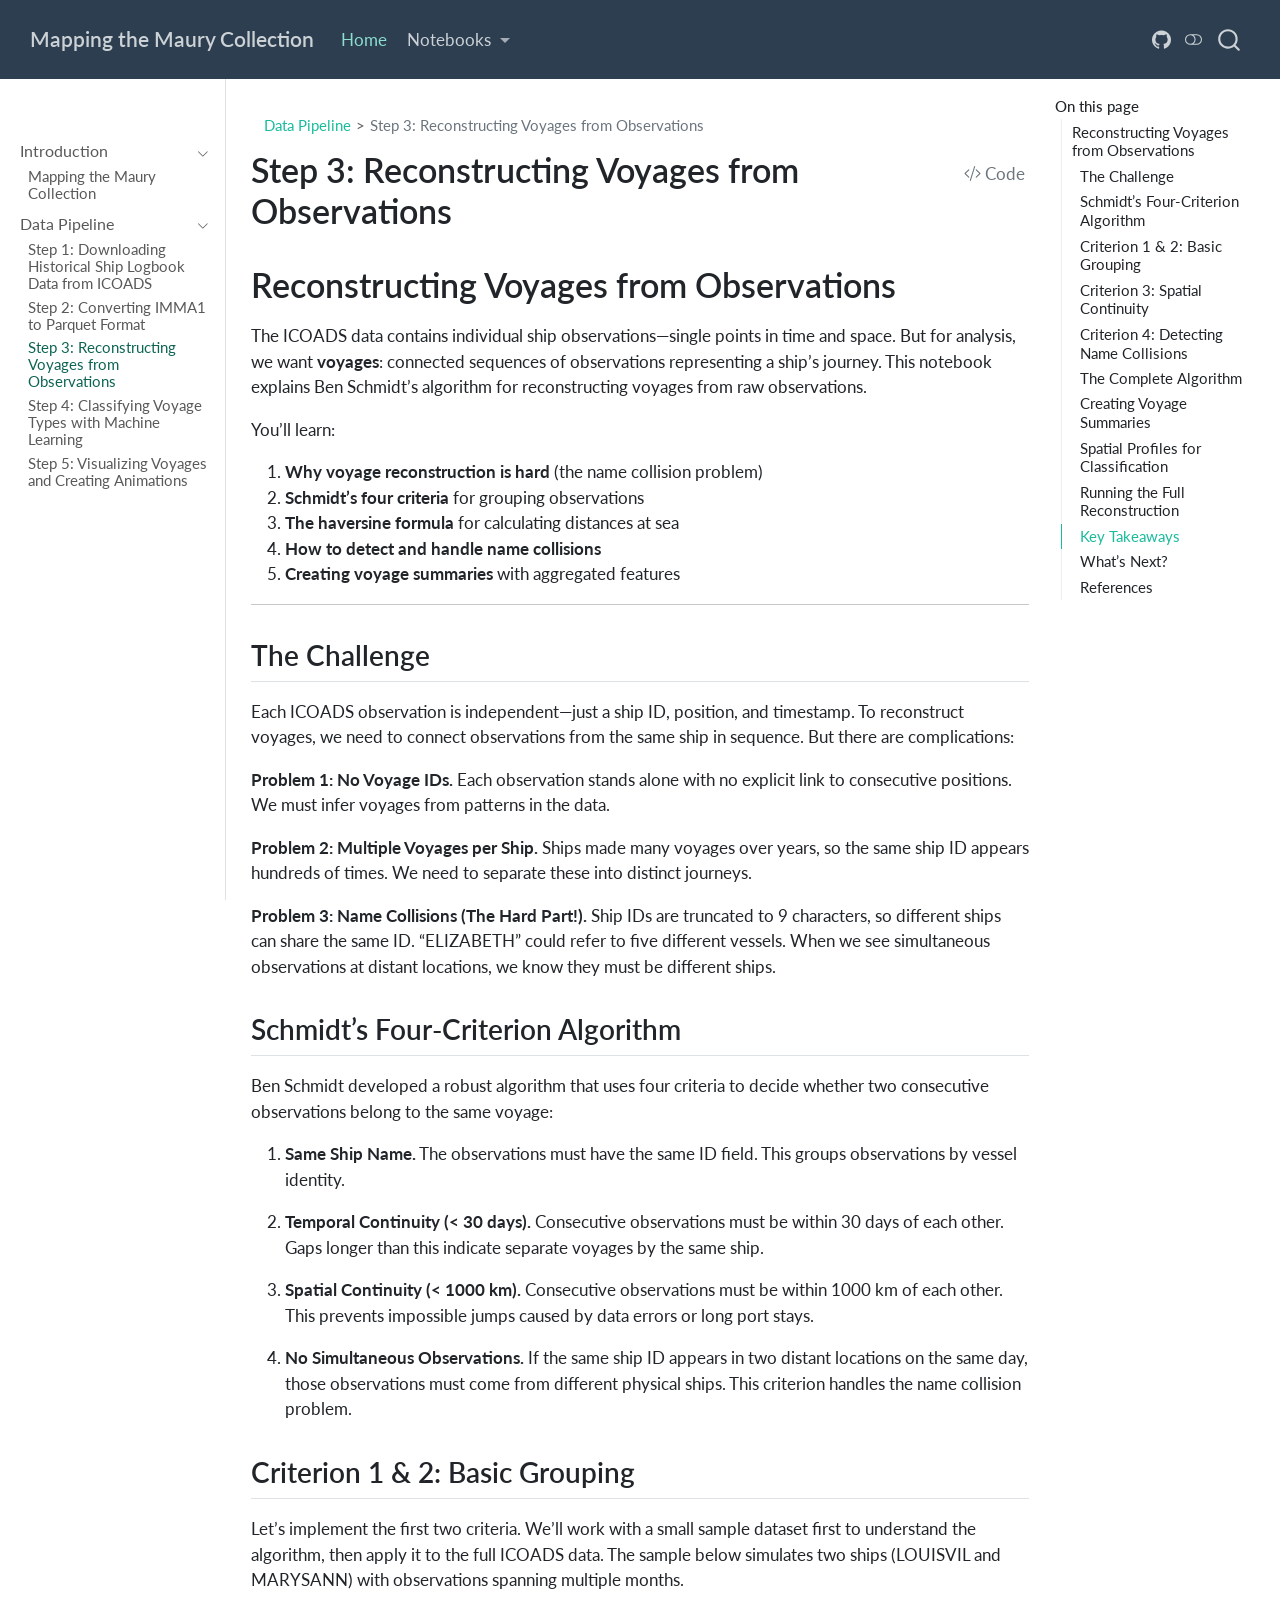
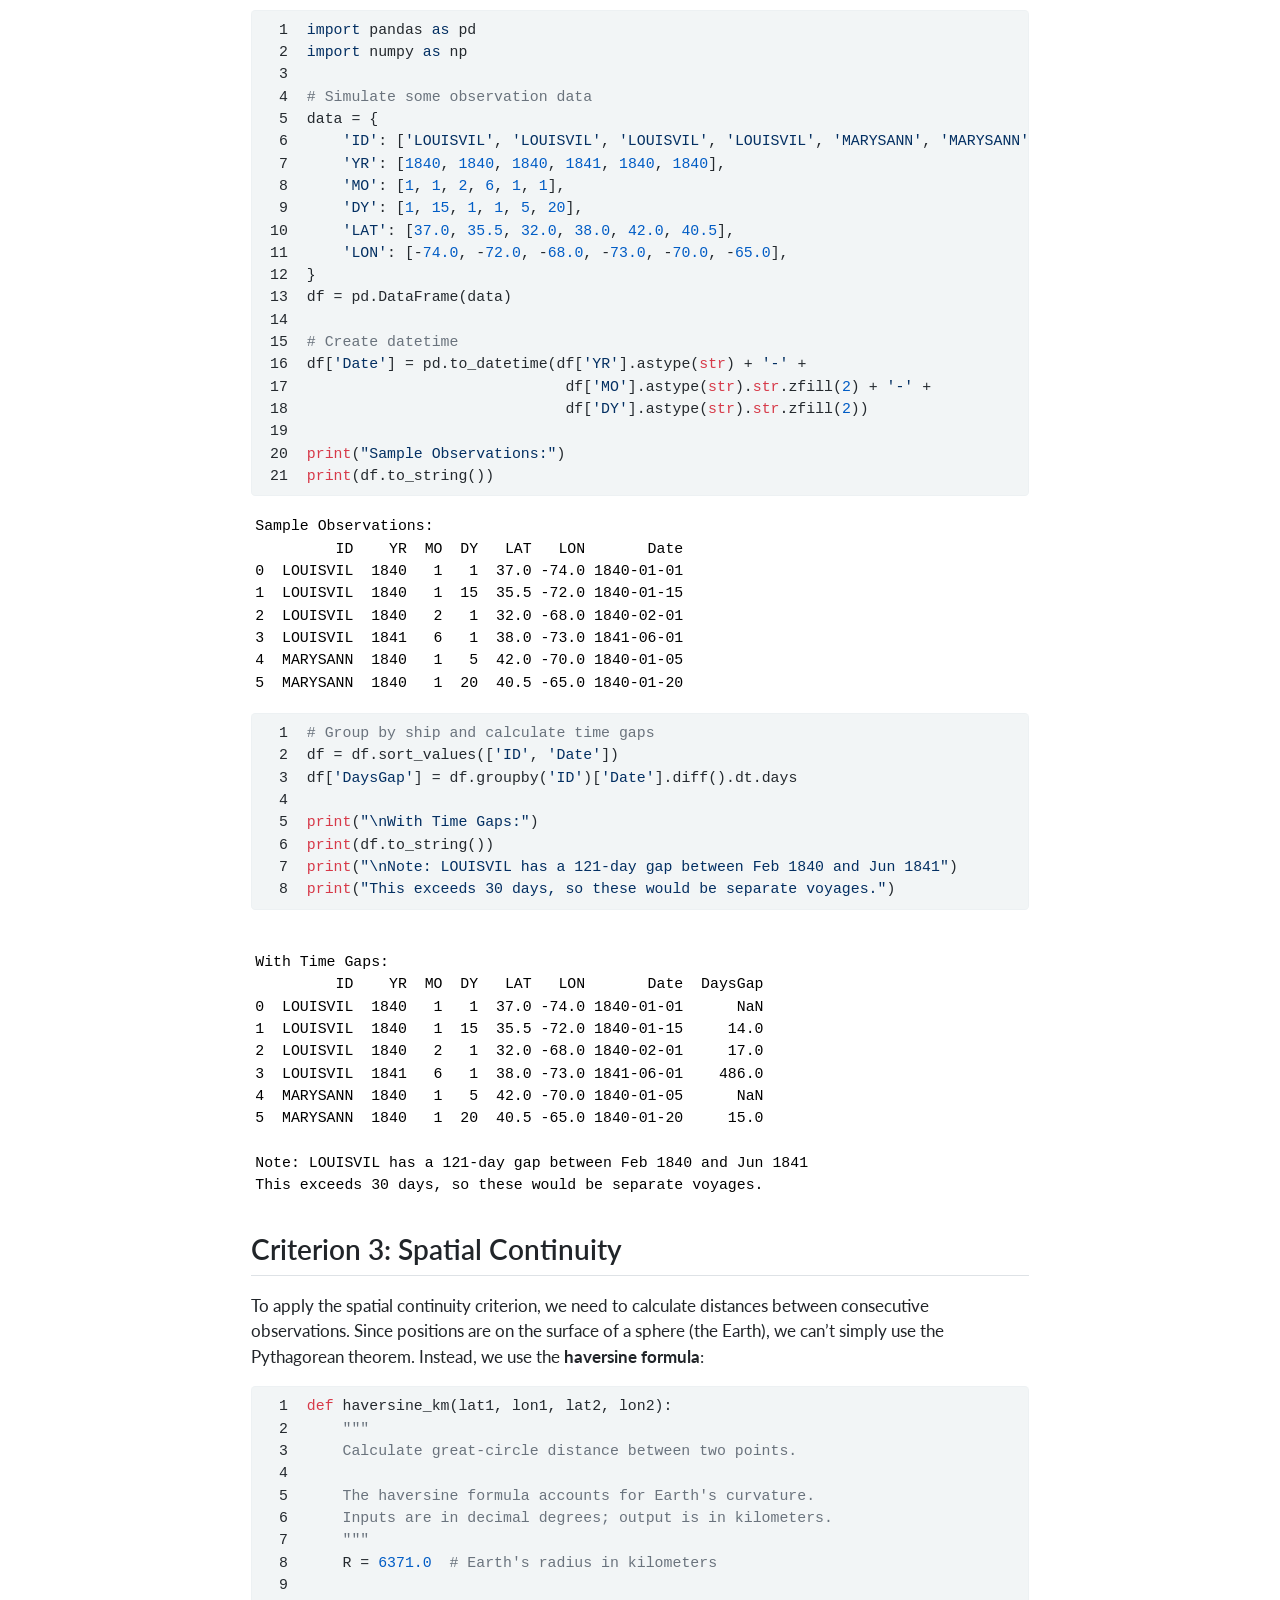
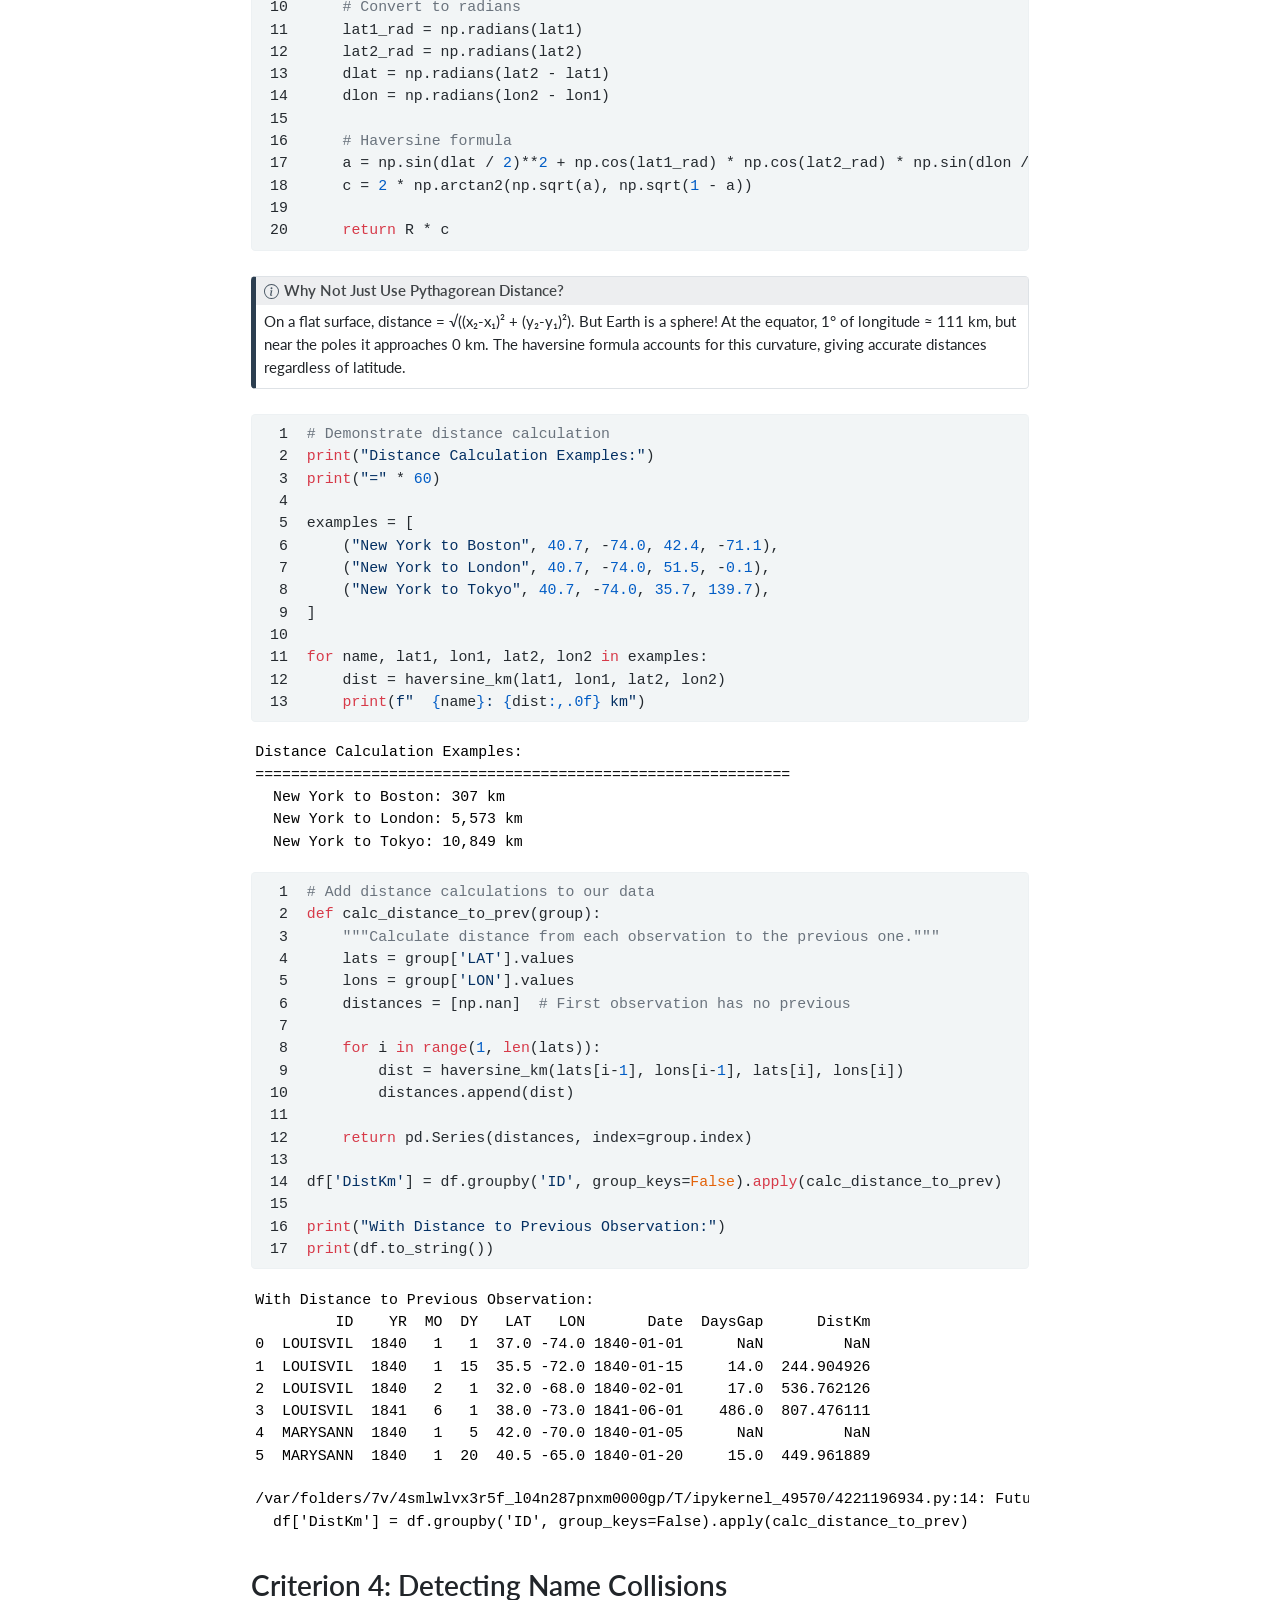
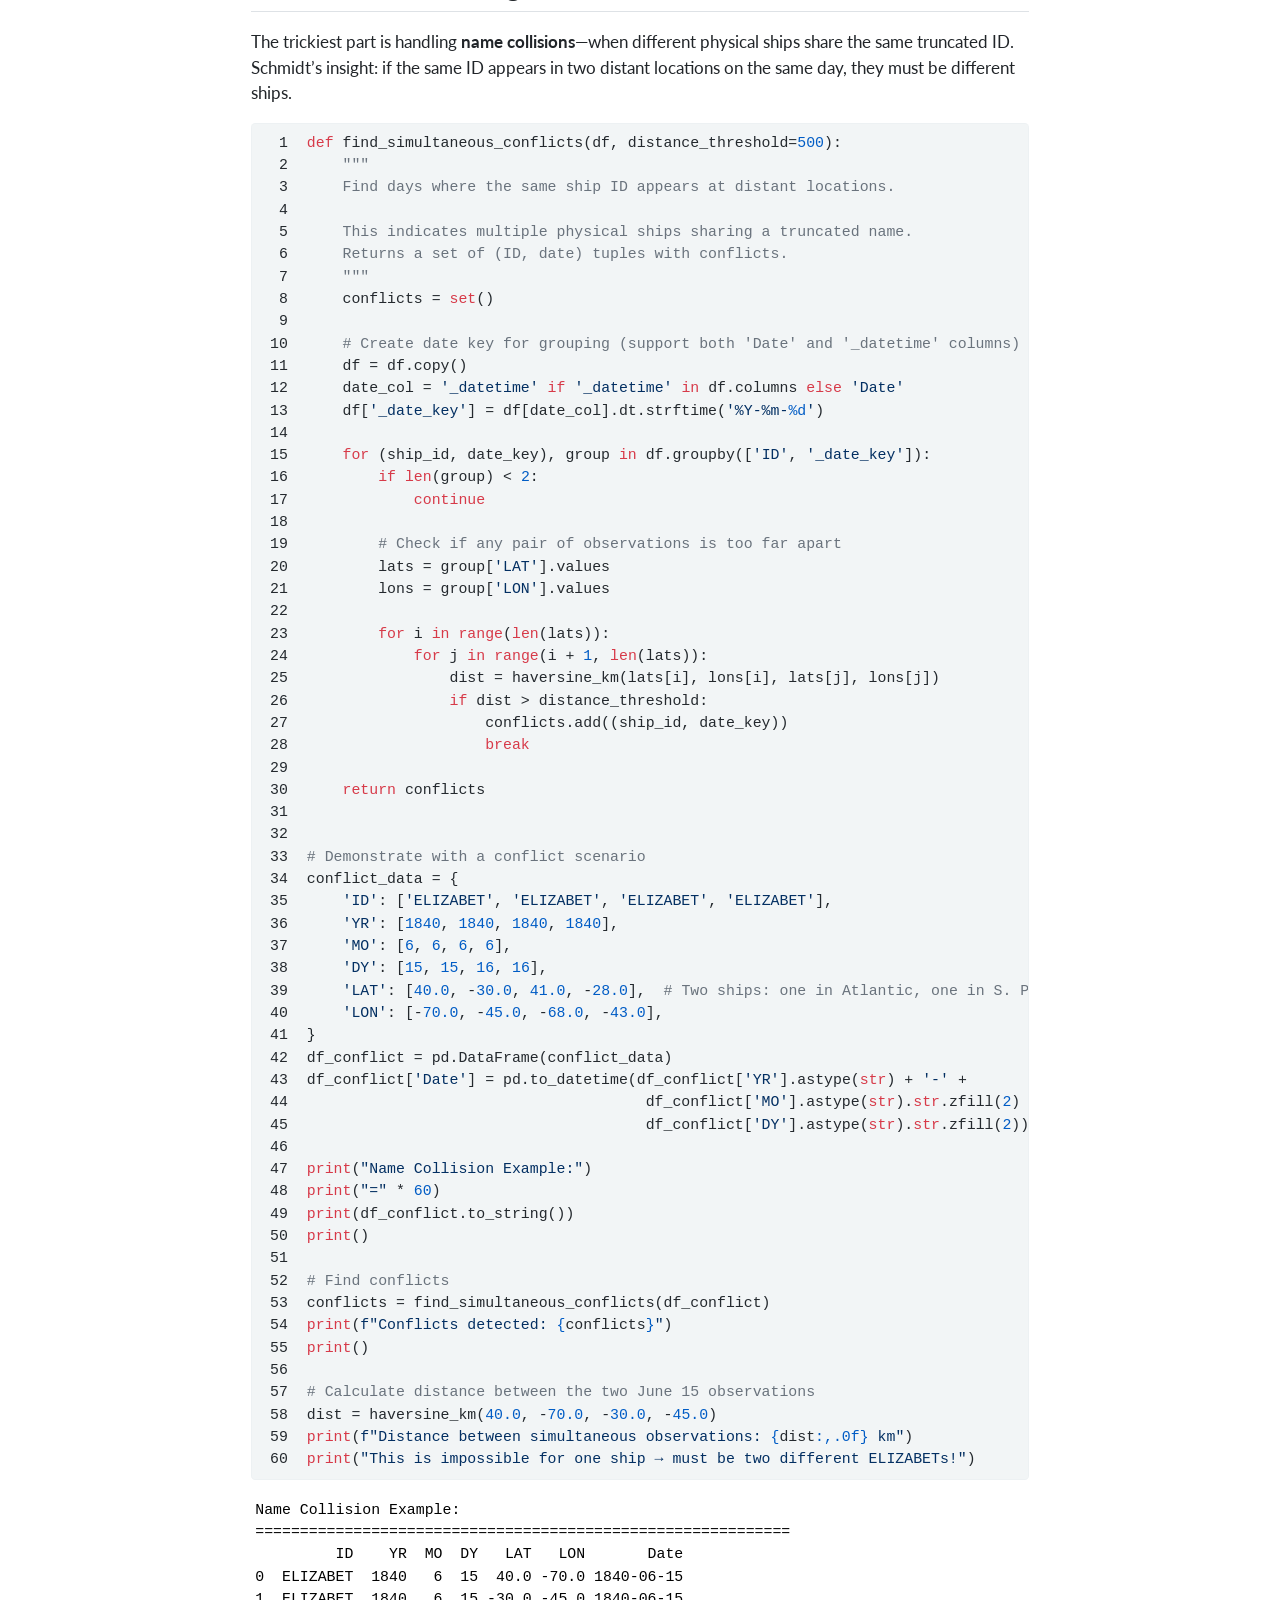
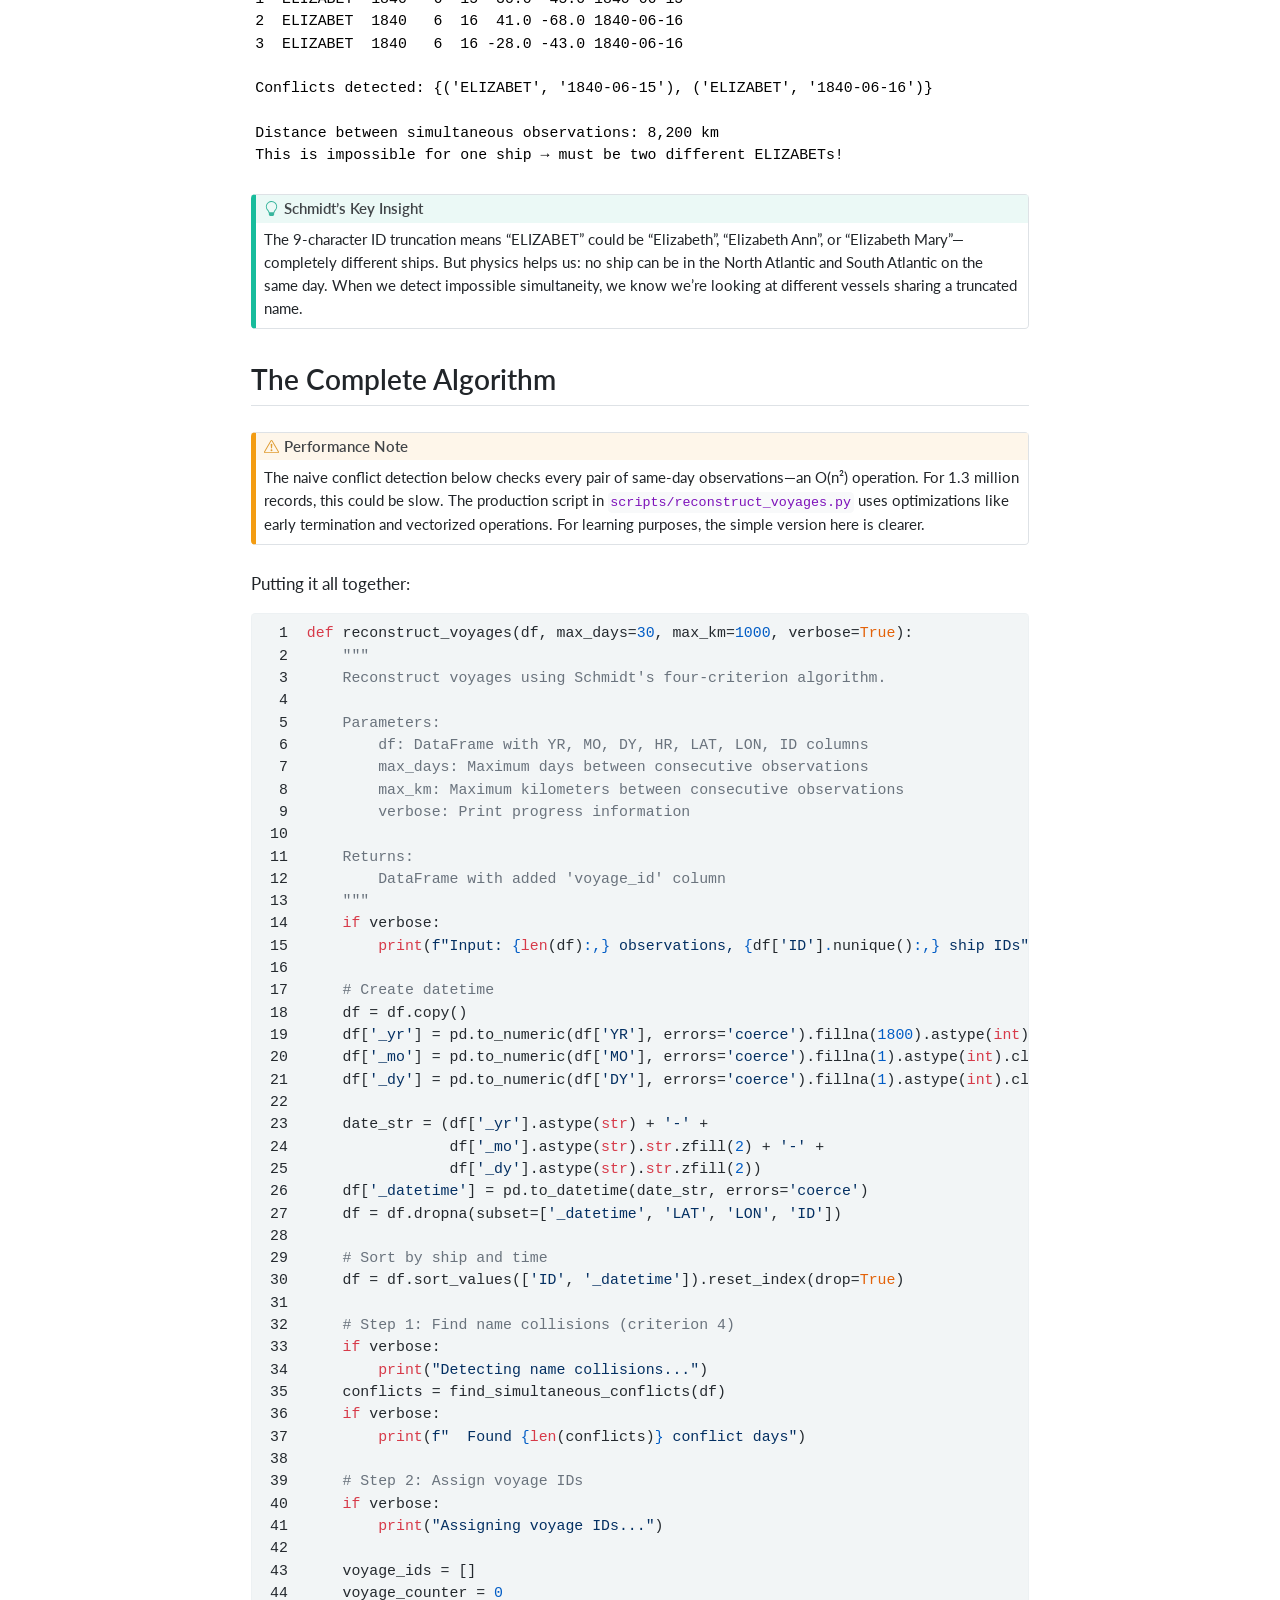
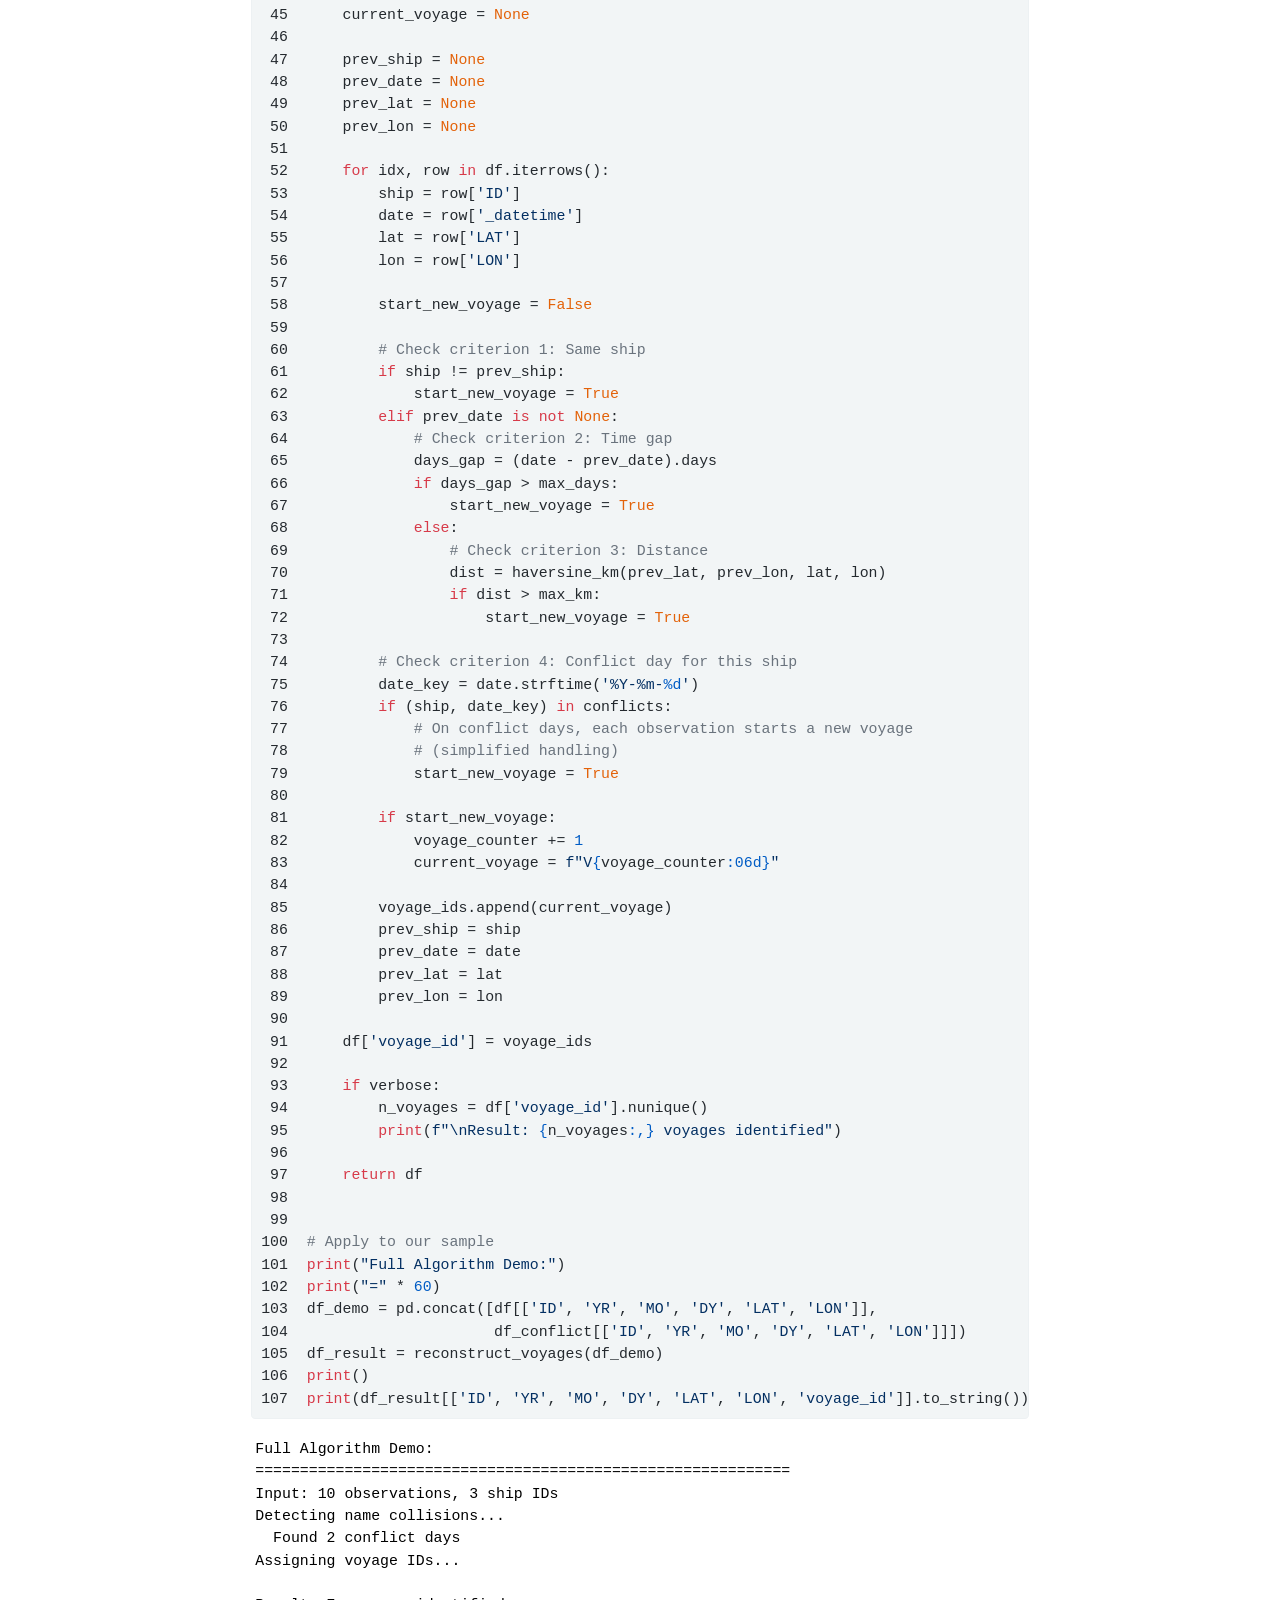
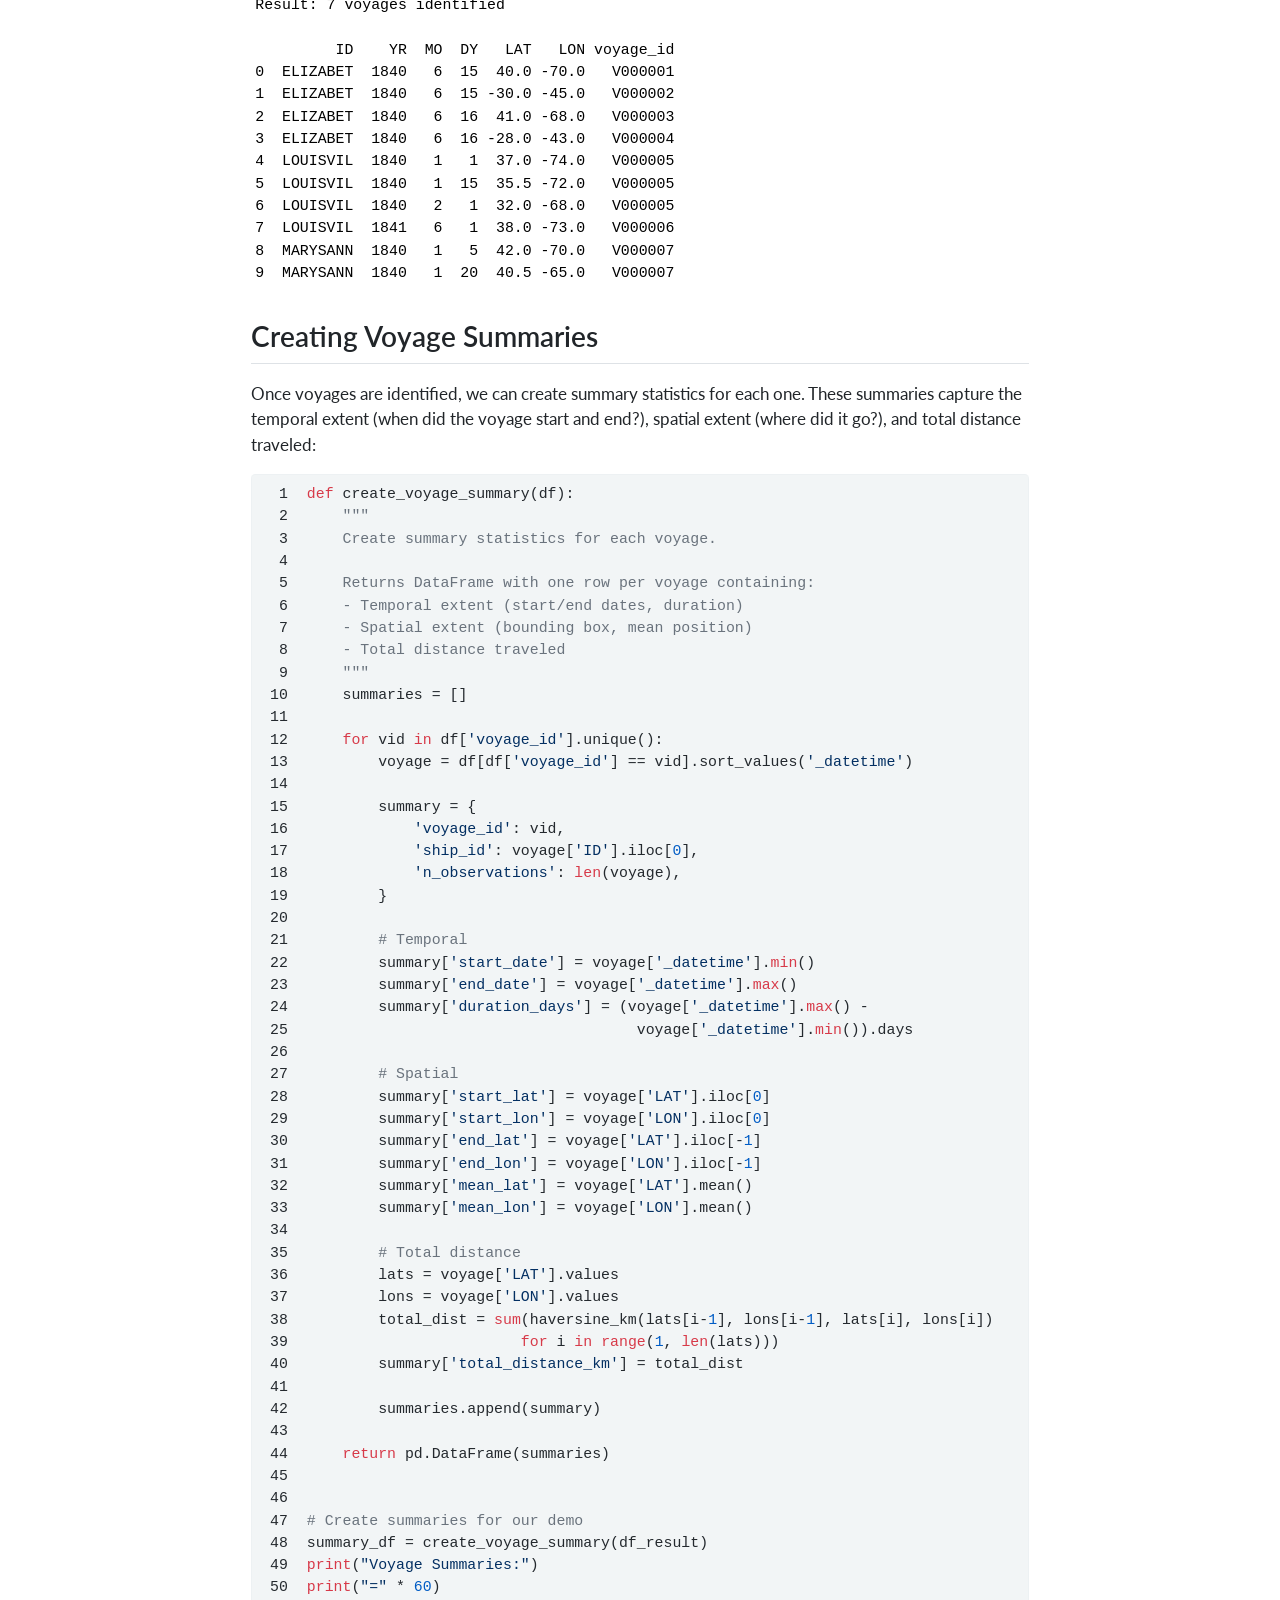
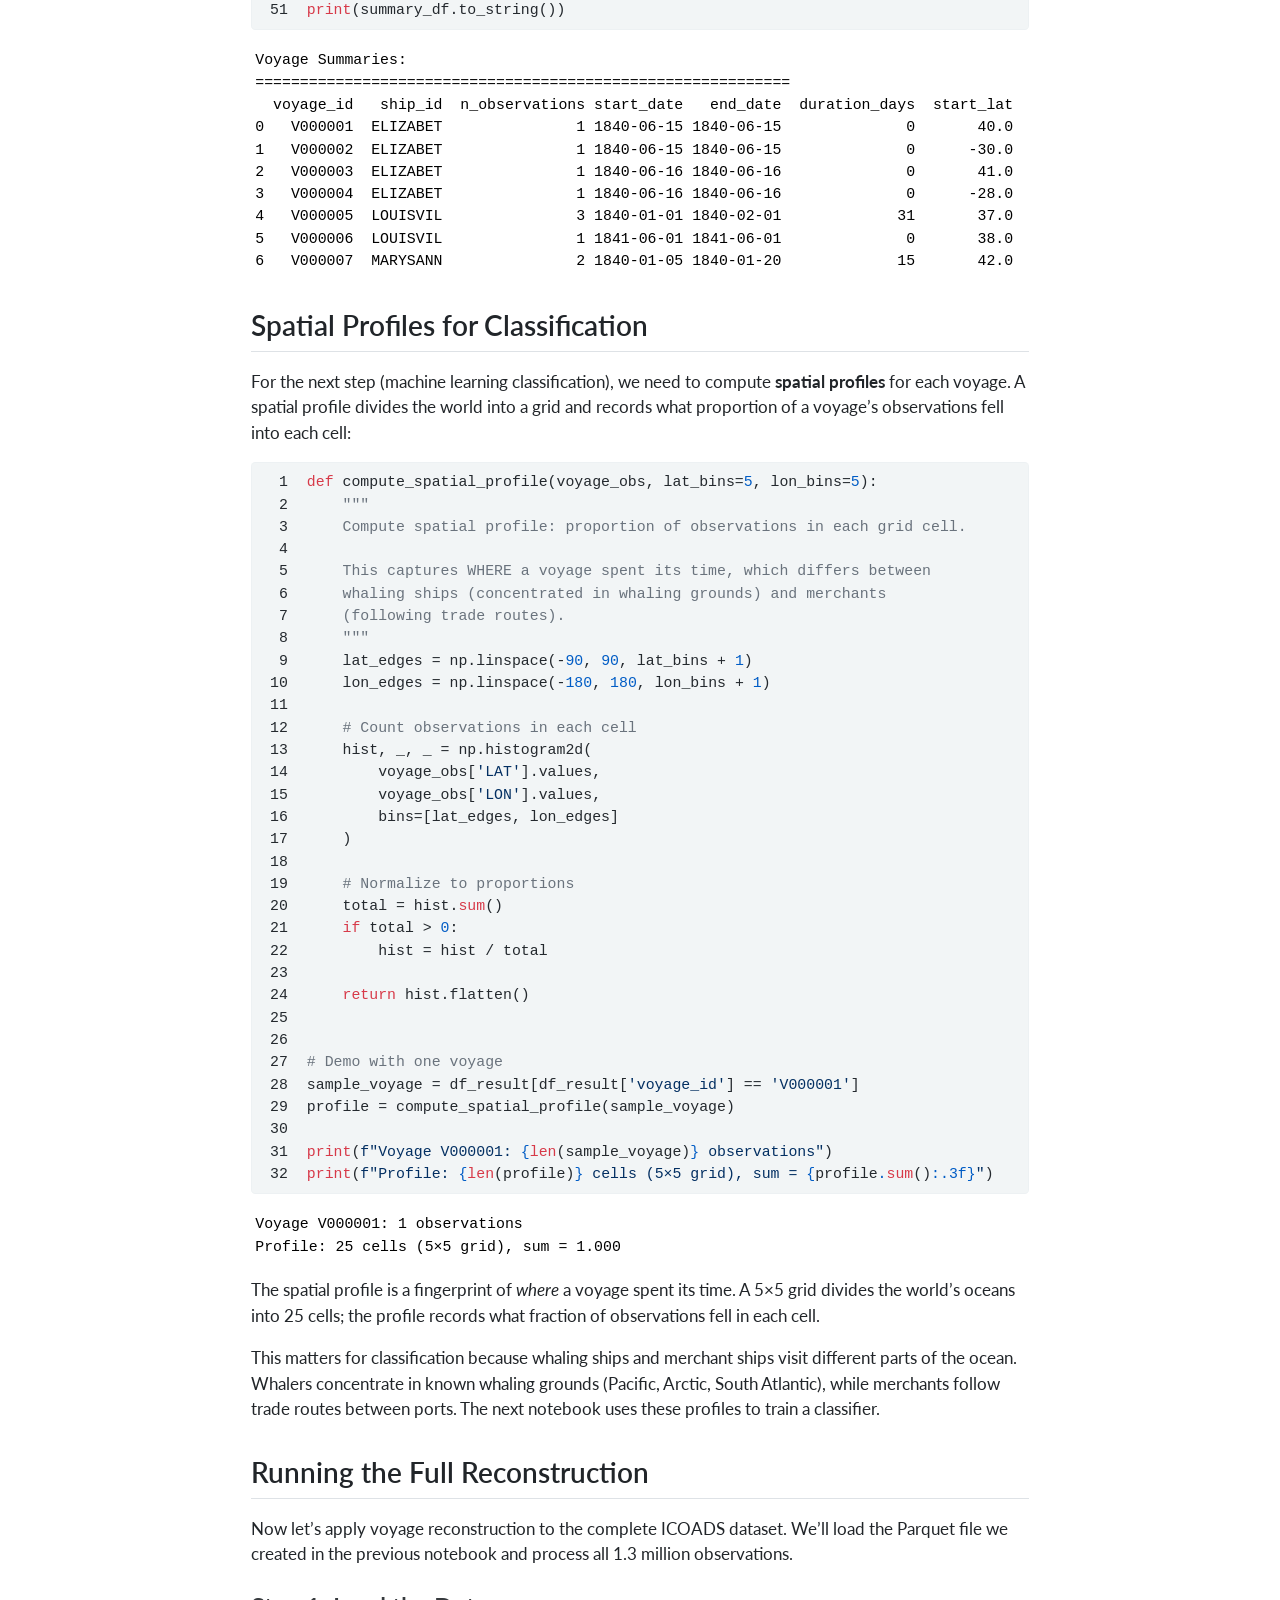
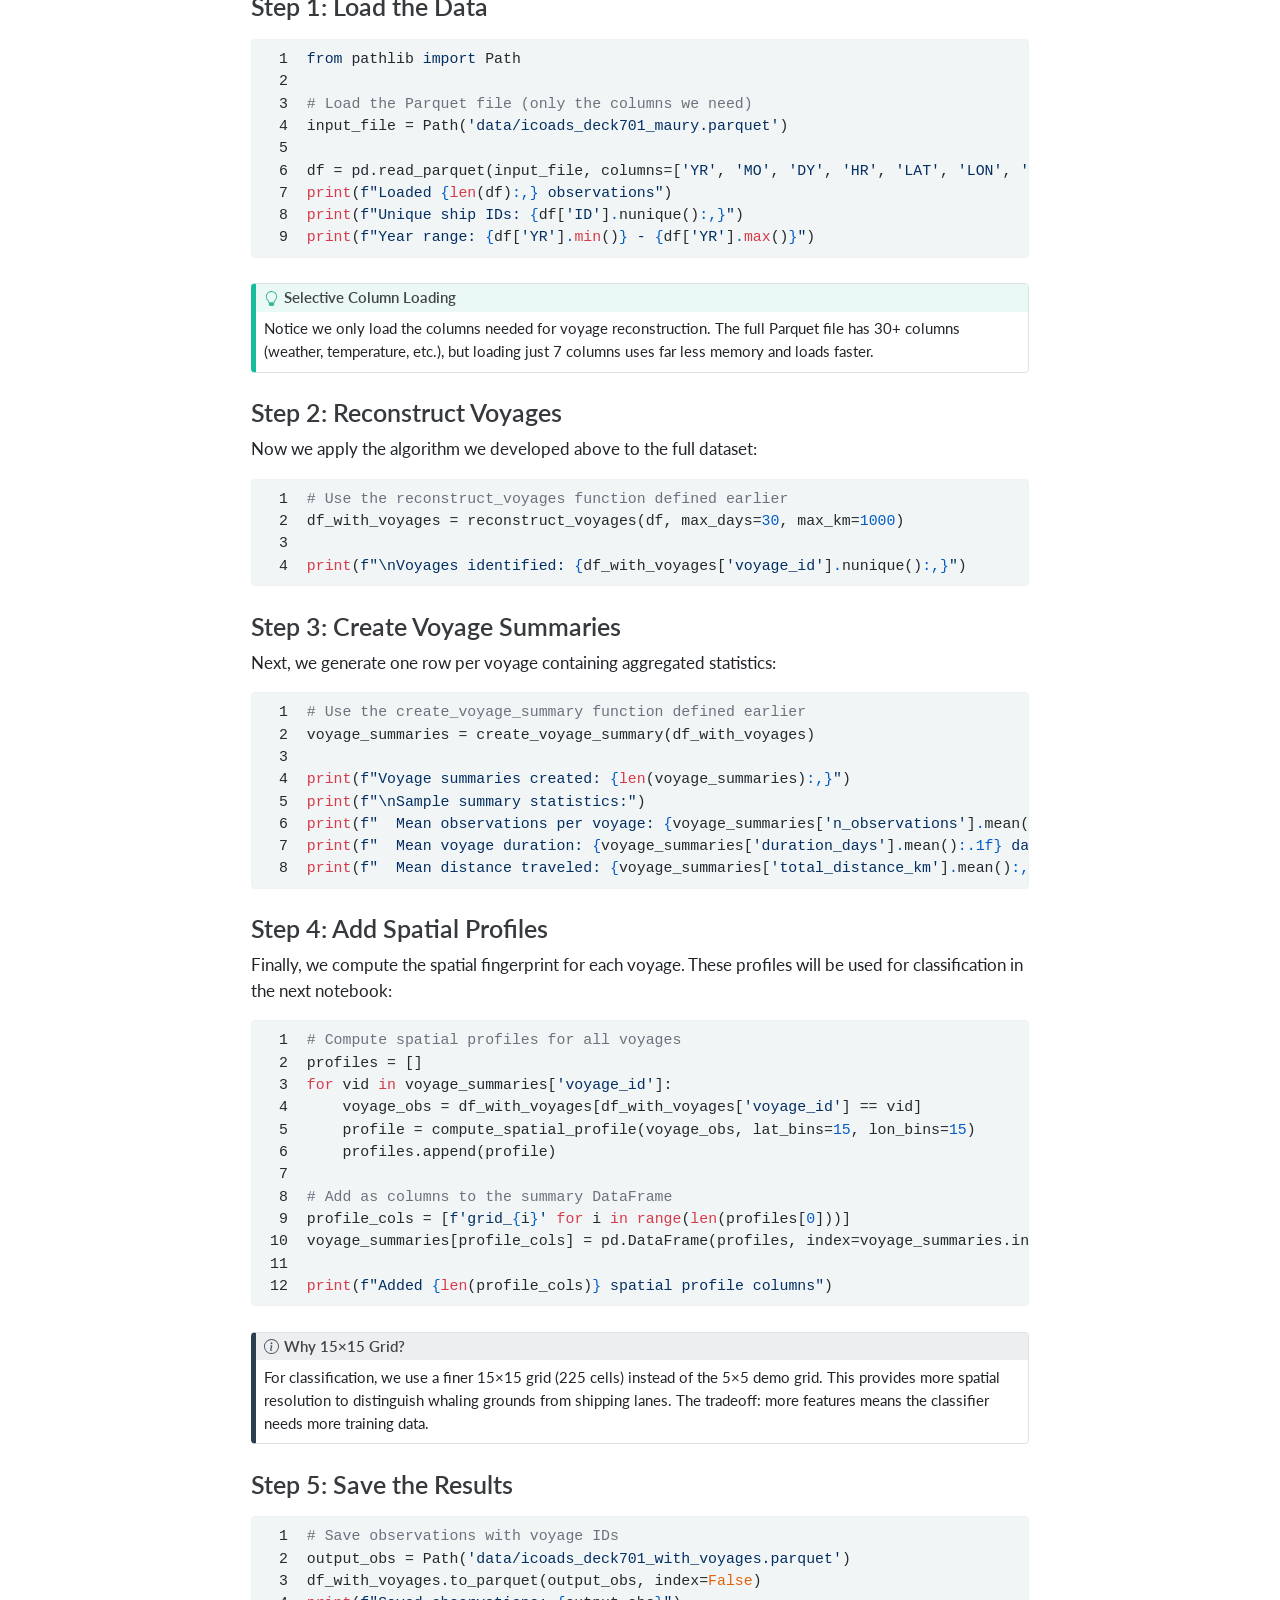
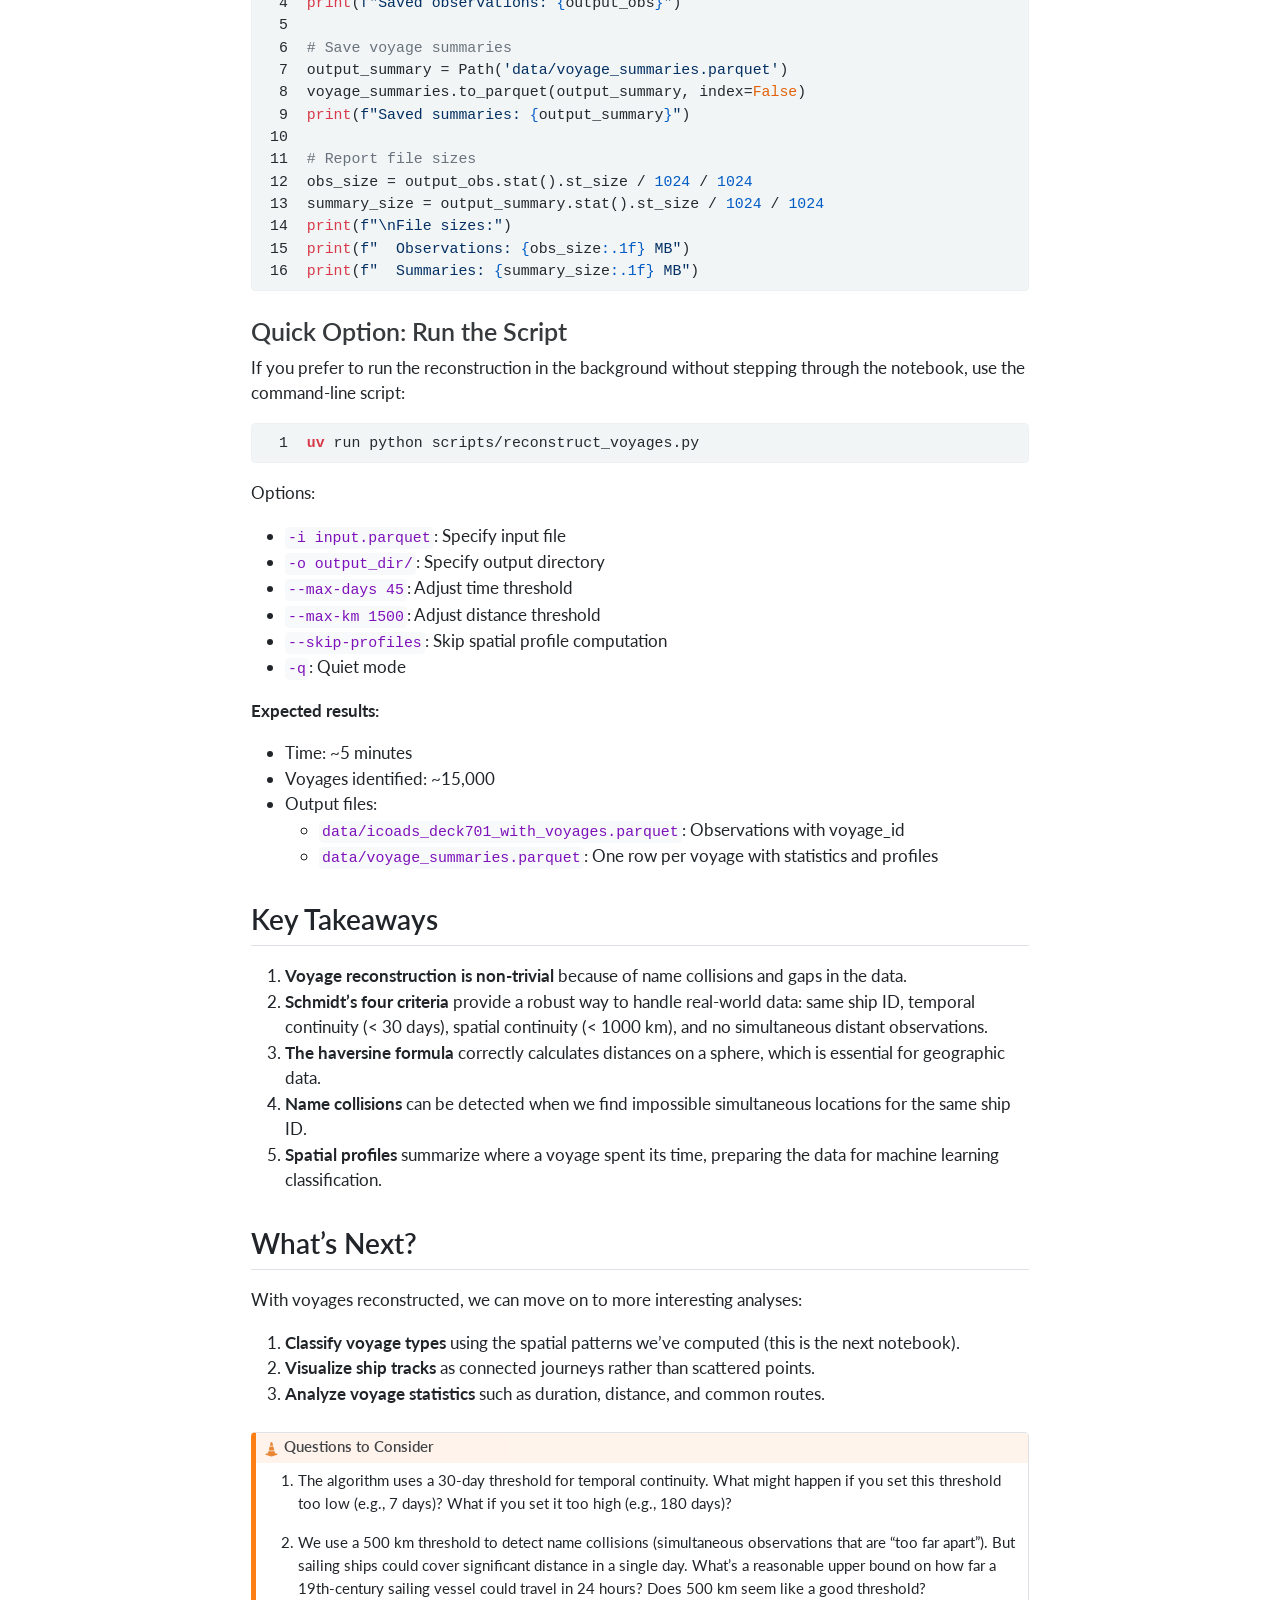
<file: notebooks/03_reconstruct_voyages.html>
<!DOCTYPE html>
<html xmlns="http://www.w3.org/1999/xhtml" lang="en" xml:lang="en"><head>

<meta charset="utf-8">
<meta name="generator" content="quarto-1.7.29">

<meta name="viewport" content="width=device-width, initial-scale=1.0, user-scalable=yes">


<title>Step 3: Reconstructing Voyages from Observations – Mapping the Maury Collection</title>
<style>
code{white-space: pre-wrap;}
span.smallcaps{font-variant: small-caps;}
div.columns{display: flex; gap: min(4vw, 1.5em);}
div.column{flex: auto; overflow-x: auto;}
div.hanging-indent{margin-left: 1.5em; text-indent: -1.5em;}
ul.task-list{list-style: none;}
ul.task-list li input[type="checkbox"] {
  width: 0.8em;
  margin: 0 0.8em 0.2em -1em; /* quarto-specific, see https://github.com/quarto-dev/quarto-cli/issues/4556 */ 
  vertical-align: middle;
}
/* CSS for syntax highlighting */
html { -webkit-text-size-adjust: 100%; }
pre > code.sourceCode { white-space: pre; position: relative; }
pre > code.sourceCode > span { display: inline-block; line-height: 1.25; }
pre > code.sourceCode > span:empty { height: 1.2em; }
.sourceCode { overflow: visible; }
code.sourceCode > span { color: inherit; text-decoration: inherit; }
div.sourceCode { margin: 1em 0; }
pre.sourceCode { margin: 0; }
@media screen {
div.sourceCode { overflow: auto; }
}
@media print {
pre > code.sourceCode { white-space: pre-wrap; }
pre > code.sourceCode > span { text-indent: -5em; padding-left: 5em; }
}
pre.numberSource code
  { counter-reset: source-line 0; }
pre.numberSource code > span
  { position: relative; left: -4em; counter-increment: source-line; }
pre.numberSource code > span > a:first-child::before
  { content: counter(source-line);
    position: relative; left: -1em; text-align: right; vertical-align: baseline;
    border: none; display: inline-block;
    -webkit-touch-callout: none; -webkit-user-select: none;
    -khtml-user-select: none; -moz-user-select: none;
    -ms-user-select: none; user-select: none;
    padding: 0 4px; width: 4em;
  }
pre.numberSource { margin-left: 3em;  padding-left: 4px; }
div.sourceCode
  {   }
@media screen {
pre > code.sourceCode > span > a:first-child::before { text-decoration: underline; }
}
</style>


<script src="../site_libs/quarto-nav/quarto-nav.js"></script>
<script src="../site_libs/quarto-nav/headroom.min.js"></script>
<script src="../site_libs/clipboard/clipboard.min.js"></script>
<script src="../site_libs/quarto-search/autocomplete.umd.js"></script>
<script src="../site_libs/quarto-search/fuse.min.js"></script>
<script src="../site_libs/quarto-search/quarto-search.js"></script>
<meta name="quarto:offset" content="../">
<script src="../site_libs/quarto-html/quarto.js" type="module"></script>
<script src="../site_libs/quarto-html/tabsets/tabsets.js" type="module"></script>
<script src="../site_libs/quarto-html/popper.min.js"></script>
<script src="../site_libs/quarto-html/tippy.umd.min.js"></script>
<script src="../site_libs/quarto-html/anchor.min.js"></script>
<link href="../site_libs/quarto-html/tippy.css" rel="stylesheet">
<link href="../site_libs/quarto-html/quarto-syntax-highlighting-bcbce66894bfa8e7e94e40e0186b9bb8.css" rel="stylesheet" class="quarto-color-scheme" id="quarto-text-highlighting-styles">
<link href="../site_libs/quarto-html/quarto-syntax-highlighting-dark-4e7a6ecc11b04d2331dcee725084a9de.css" rel="stylesheet" class="quarto-color-scheme quarto-color-alternate" id="quarto-text-highlighting-styles">
<link href="../site_libs/quarto-html/quarto-syntax-highlighting-bcbce66894bfa8e7e94e40e0186b9bb8.css" rel="stylesheet" class="quarto-color-scheme-extra" id="quarto-text-highlighting-styles">
<script src="../site_libs/bootstrap/bootstrap.min.js"></script>
<link href="../site_libs/bootstrap/bootstrap-icons.css" rel="stylesheet">
<link href="../site_libs/bootstrap/bootstrap-3a2f3671387184ead6911a8887545cfe.min.css" rel="stylesheet" append-hash="true" class="quarto-color-scheme" id="quarto-bootstrap" data-mode="light">
<link href="../site_libs/bootstrap/bootstrap-dark-a3474c4e671de74f2cc29ca289497754.min.css" rel="stylesheet" append-hash="true" class="quarto-color-scheme quarto-color-alternate" id="quarto-bootstrap" data-mode="dark">
<link href="../site_libs/bootstrap/bootstrap-3a2f3671387184ead6911a8887545cfe.min.css" rel="stylesheet" append-hash="true" class="quarto-color-scheme-extra" id="quarto-bootstrap" data-mode="light">
<script id="quarto-search-options" type="application/json">{
  "location": "navbar",
  "copy-button": false,
  "collapse-after": 3,
  "panel-placement": "end",
  "type": "overlay",
  "limit": 50,
  "keyboard-shortcut": [
    "f",
    "/",
    "s"
  ],
  "show-item-context": false,
  "language": {
    "search-no-results-text": "No results",
    "search-matching-documents-text": "matching documents",
    "search-copy-link-title": "Copy link to search",
    "search-hide-matches-text": "Hide additional matches",
    "search-more-match-text": "more match in this document",
    "search-more-matches-text": "more matches in this document",
    "search-clear-button-title": "Clear",
    "search-text-placeholder": "",
    "search-detached-cancel-button-title": "Cancel",
    "search-submit-button-title": "Submit",
    "search-label": "Search"
  }
}</script>


<link rel="stylesheet" href="../styles.css">
</head>

<body class="nav-sidebar docked nav-fixed quarto-light"><script id="quarto-html-before-body" type="application/javascript">
    const toggleBodyColorMode = (bsSheetEl) => {
      const mode = bsSheetEl.getAttribute("data-mode");
      const bodyEl = window.document.querySelector("body");
      if (mode === "dark") {
        bodyEl.classList.add("quarto-dark");
        bodyEl.classList.remove("quarto-light");
      } else {
        bodyEl.classList.add("quarto-light");
        bodyEl.classList.remove("quarto-dark");
      }
    }
    const toggleBodyColorPrimary = () => {
      const bsSheetEl = window.document.querySelector("link#quarto-bootstrap:not([rel=disabled-stylesheet])");
      if (bsSheetEl) {
        toggleBodyColorMode(bsSheetEl);
      }
    }
    const setColorSchemeToggle = (alternate) => {
      const toggles = window.document.querySelectorAll('.quarto-color-scheme-toggle');
      for (let i=0; i < toggles.length; i++) {
        const toggle = toggles[i];
        if (toggle) {
          if (alternate) {
            toggle.classList.add("alternate");
          } else {
            toggle.classList.remove("alternate");
          }
        }
      }
    };
    const toggleColorMode = (alternate) => {
      // Switch the stylesheets
      const primaryStylesheets = window.document.querySelectorAll('link.quarto-color-scheme:not(.quarto-color-alternate)');
      const alternateStylesheets = window.document.querySelectorAll('link.quarto-color-scheme.quarto-color-alternate');
      manageTransitions('#quarto-margin-sidebar .nav-link', false);
      if (alternate) {
        // note: dark is layered on light, we don't disable primary!
        enableStylesheet(alternateStylesheets);
        for (const sheetNode of alternateStylesheets) {
          if (sheetNode.id === "quarto-bootstrap") {
            toggleBodyColorMode(sheetNode);
          }
        }
      } else {
        disableStylesheet(alternateStylesheets);
        enableStylesheet(primaryStylesheets)
        toggleBodyColorPrimary();
      }
      manageTransitions('#quarto-margin-sidebar .nav-link', true);
      // Switch the toggles
      setColorSchemeToggle(alternate)
      // Hack to workaround the fact that safari doesn't
      // properly recolor the scrollbar when toggling (#1455)
      if (navigator.userAgent.indexOf('Safari') > 0 && navigator.userAgent.indexOf('Chrome') == -1) {
        manageTransitions("body", false);
        window.scrollTo(0, 1);
        setTimeout(() => {
          window.scrollTo(0, 0);
          manageTransitions("body", true);
        }, 40);
      }
    }
    const disableStylesheet = (stylesheets) => {
      for (let i=0; i < stylesheets.length; i++) {
        const stylesheet = stylesheets[i];
        stylesheet.rel = 'disabled-stylesheet';
      }
    }
    const enableStylesheet = (stylesheets) => {
      for (let i=0; i < stylesheets.length; i++) {
        const stylesheet = stylesheets[i];
        if(stylesheet.rel !== 'stylesheet') { // for Chrome, which will still FOUC without this check
          stylesheet.rel = 'stylesheet';
        }
      }
    }
    const manageTransitions = (selector, allowTransitions) => {
      const els = window.document.querySelectorAll(selector);
      for (let i=0; i < els.length; i++) {
        const el = els[i];
        if (allowTransitions) {
          el.classList.remove('notransition');
        } else {
          el.classList.add('notransition');
        }
      }
    }
    const isFileUrl = () => {
      return window.location.protocol === 'file:';
    }
    const hasAlternateSentinel = () => {
      let styleSentinel = getColorSchemeSentinel();
      if (styleSentinel !== null) {
        return styleSentinel === "alternate";
      } else {
        return false;
      }
    }
    const setStyleSentinel = (alternate) => {
      const value = alternate ? "alternate" : "default";
      if (!isFileUrl()) {
        window.localStorage.setItem("quarto-color-scheme", value);
      } else {
        localAlternateSentinel = value;
      }
    }
    const getColorSchemeSentinel = () => {
      if (!isFileUrl()) {
        const storageValue = window.localStorage.getItem("quarto-color-scheme");
        return storageValue != null ? storageValue : localAlternateSentinel;
      } else {
        return localAlternateSentinel;
      }
    }
    const toggleGiscusIfUsed = (isAlternate, darkModeDefault) => {
      const baseTheme = document.querySelector('#giscus-base-theme')?.value ?? 'light';
      const alternateTheme = document.querySelector('#giscus-alt-theme')?.value ?? 'dark';
      let newTheme = '';
      if(authorPrefersDark) {
        newTheme = isAlternate ? baseTheme : alternateTheme;
      } else {
        newTheme = isAlternate ? alternateTheme : baseTheme;
      }
      const changeGiscusTheme = () => {
        // From: https://github.com/giscus/giscus/issues/336
        const sendMessage = (message) => {
          const iframe = document.querySelector('iframe.giscus-frame');
          if (!iframe) return;
          iframe.contentWindow.postMessage({ giscus: message }, 'https://giscus.app');
        }
        sendMessage({
          setConfig: {
            theme: newTheme
          }
        });
      }
      const isGiscussLoaded = window.document.querySelector('iframe.giscus-frame') !== null;
      if (isGiscussLoaded) {
        changeGiscusTheme();
      }
    };
    const authorPrefersDark = false;
    const darkModeDefault = authorPrefersDark;
      document.querySelector('link#quarto-text-highlighting-styles.quarto-color-scheme-extra').rel = 'disabled-stylesheet';
      document.querySelector('link#quarto-bootstrap.quarto-color-scheme-extra').rel = 'disabled-stylesheet';
    let localAlternateSentinel = darkModeDefault ? 'alternate' : 'default';
    // Dark / light mode switch
    window.quartoToggleColorScheme = () => {
      // Read the current dark / light value
      let toAlternate = !hasAlternateSentinel();
      toggleColorMode(toAlternate);
      setStyleSentinel(toAlternate);
      toggleGiscusIfUsed(toAlternate, darkModeDefault);
    };
    // Switch to dark mode if need be
    if (hasAlternateSentinel()) {
      toggleColorMode(true);
    } else {
      toggleColorMode(false);
    }
  </script>

<div id="quarto-search-results"></div>
  <header id="quarto-header" class="headroom fixed-top">
    <nav class="navbar navbar-expand-lg " data-bs-theme="dark">
      <div class="navbar-container container-fluid">
      <div class="navbar-brand-container mx-auto">
    <a class="navbar-brand" href="../index.html">
    <span class="navbar-title">Mapping the Maury Collection</span>
    </a>
  </div>
            <div id="quarto-search" class="" title="Search"></div>
          <button class="navbar-toggler" type="button" data-bs-toggle="collapse" data-bs-target="#navbarCollapse" aria-controls="navbarCollapse" role="menu" aria-expanded="false" aria-label="Toggle navigation" onclick="if (window.quartoToggleHeadroom) { window.quartoToggleHeadroom(); }">
  <span class="navbar-toggler-icon"></span>
</button>
          <div class="collapse navbar-collapse" id="navbarCollapse">
            <ul class="navbar-nav navbar-nav-scroll me-auto">
  <li class="nav-item">
    <a class="nav-link active" href="../index.html" aria-current="page"> 
<span class="menu-text">Home</span></a>
  </li>  
  <li class="nav-item dropdown ">
    <a class="nav-link dropdown-toggle" href="#" id="nav-menu-notebooks" role="link" data-bs-toggle="dropdown" aria-expanded="false">
 <span class="menu-text">Notebooks</span>
    </a>
    <ul class="dropdown-menu" aria-labelledby="nav-menu-notebooks">    
        <li>
    <a class="dropdown-item" href="../notebooks/01_download_icoads.html">
 <span class="dropdown-text">1. Download ICOADS Data</span></a>
  </li>  
        <li>
    <a class="dropdown-item" href="../notebooks/02_imma_to_parquet.html">
 <span class="dropdown-text">2. Parse IMMA Format</span></a>
  </li>  
        <li>
    <a class="dropdown-item" href="../notebooks/03_reconstruct_voyages.html">
 <span class="dropdown-text">3. Reconstruct Voyages</span></a>
  </li>  
        <li>
    <a class="dropdown-item" href="../notebooks/04_classify_voyages.html">
 <span class="dropdown-text">4. Classify Voyages</span></a>
  </li>  
        <li>
    <a class="dropdown-item" href="../notebooks/05_visualize_voyages.html">
 <span class="dropdown-text">5. Visualize Results</span></a>
  </li>  
    </ul>
  </li>
</ul>
            <ul class="navbar-nav navbar-nav-scroll ms-auto">
  <li class="nav-item compact">
    <a class="nav-link" href="https://github.com/DigitalHistory/maury-notebooks"> <i class="bi bi-github" role="img" aria-label="GitHub">
</i> 
<span class="menu-text"></span></a>
  </li>  
</ul>
          </div> <!-- /navcollapse -->
            <div class="quarto-navbar-tools">
  <a href="" class="quarto-color-scheme-toggle quarto-navigation-tool  px-1" onclick="window.quartoToggleColorScheme(); return false;" title="Toggle dark mode"><i class="bi"></i></a>
</div>
      </div> <!-- /container-fluid -->
    </nav>
  <nav class="quarto-secondary-nav">
    <div class="container-fluid d-flex">
      <button type="button" class="quarto-btn-toggle btn" data-bs-toggle="collapse" role="button" data-bs-target=".quarto-sidebar-collapse-item" aria-controls="quarto-sidebar" aria-expanded="false" aria-label="Toggle sidebar navigation" onclick="if (window.quartoToggleHeadroom) { window.quartoToggleHeadroom(); }">
        <i class="bi bi-layout-text-sidebar-reverse"></i>
      </button>
        <nav class="quarto-page-breadcrumbs" aria-label="breadcrumb"><ol class="breadcrumb"><li class="breadcrumb-item"><a href="../notebooks/01_download_icoads.html">Data Pipeline</a></li><li class="breadcrumb-item"><a href="../notebooks/03_reconstruct_voyages.html">Step 3: Reconstructing Voyages from Observations</a></li></ol></nav>
        <a class="flex-grow-1" role="navigation" data-bs-toggle="collapse" data-bs-target=".quarto-sidebar-collapse-item" aria-controls="quarto-sidebar" aria-expanded="false" aria-label="Toggle sidebar navigation" onclick="if (window.quartoToggleHeadroom) { window.quartoToggleHeadroom(); }">      
        </a>
      <button type="button" class="btn quarto-search-button" aria-label="Search" onclick="window.quartoOpenSearch();">
        <i class="bi bi-search"></i>
      </button>
    </div>
  </nav>
</header>
<!-- content -->
<div id="quarto-content" class="quarto-container page-columns page-rows-contents page-layout-article page-navbar">
<!-- sidebar -->
  <nav id="quarto-sidebar" class="sidebar collapse collapse-horizontal quarto-sidebar-collapse-item sidebar-navigation docked overflow-auto">
        <div class="mt-2 flex-shrink-0 align-items-center">
        <div class="sidebar-search">
        <div id="quarto-search" class="" title="Search"></div>
        </div>
        </div>
    <div class="sidebar-menu-container"> 
    <ul class="list-unstyled mt-1">
        <li class="sidebar-item sidebar-item-section">
      <div class="sidebar-item-container"> 
            <a class="sidebar-item-text sidebar-link text-start" data-bs-toggle="collapse" data-bs-target="#quarto-sidebar-section-1" role="navigation" aria-expanded="true">
 <span class="menu-text">Introduction</span></a>
          <a class="sidebar-item-toggle text-start" data-bs-toggle="collapse" data-bs-target="#quarto-sidebar-section-1" role="navigation" aria-expanded="true" aria-label="Toggle section">
            <i class="bi bi-chevron-right ms-2"></i>
          </a> 
      </div>
      <ul id="quarto-sidebar-section-1" class="collapse list-unstyled sidebar-section depth1 show">  
          <li class="sidebar-item">
  <div class="sidebar-item-container"> 
  <a href="../index.html" class="sidebar-item-text sidebar-link">
 <span class="menu-text">Mapping the Maury Collection</span></a>
  </div>
</li>
      </ul>
  </li>
        <li class="sidebar-item sidebar-item-section">
      <div class="sidebar-item-container"> 
            <a class="sidebar-item-text sidebar-link text-start" data-bs-toggle="collapse" data-bs-target="#quarto-sidebar-section-2" role="navigation" aria-expanded="true">
 <span class="menu-text">Data Pipeline</span></a>
          <a class="sidebar-item-toggle text-start" data-bs-toggle="collapse" data-bs-target="#quarto-sidebar-section-2" role="navigation" aria-expanded="true" aria-label="Toggle section">
            <i class="bi bi-chevron-right ms-2"></i>
          </a> 
      </div>
      <ul id="quarto-sidebar-section-2" class="collapse list-unstyled sidebar-section depth1 show">  
          <li class="sidebar-item">
  <div class="sidebar-item-container"> 
  <a href="../notebooks/01_download_icoads.html" class="sidebar-item-text sidebar-link">
 <span class="menu-text">Step 1: Downloading Historical Ship Logbook Data from ICOADS</span></a>
  </div>
</li>
          <li class="sidebar-item">
  <div class="sidebar-item-container"> 
  <a href="../notebooks/02_imma_to_parquet.html" class="sidebar-item-text sidebar-link">
 <span class="menu-text">Step 2: Converting IMMA1 to Parquet Format</span></a>
  </div>
</li>
          <li class="sidebar-item">
  <div class="sidebar-item-container"> 
  <a href="../notebooks/03_reconstruct_voyages.html" class="sidebar-item-text sidebar-link active">
 <span class="menu-text">Step 3: Reconstructing Voyages from Observations</span></a>
  </div>
</li>
          <li class="sidebar-item">
  <div class="sidebar-item-container"> 
  <a href="../notebooks/04_classify_voyages.html" class="sidebar-item-text sidebar-link">
 <span class="menu-text">Step 4: Classifying Voyage Types with Machine Learning</span></a>
  </div>
</li>
          <li class="sidebar-item">
  <div class="sidebar-item-container"> 
  <a href="../notebooks/05_visualize_voyages.html" class="sidebar-item-text sidebar-link">
 <span class="menu-text">Step 5: Visualizing Voyages and Creating Animations</span></a>
  </div>
</li>
      </ul>
  </li>
    </ul>
    </div>
</nav>
<div id="quarto-sidebar-glass" class="quarto-sidebar-collapse-item" data-bs-toggle="collapse" data-bs-target=".quarto-sidebar-collapse-item"></div>
<!-- margin-sidebar -->
    <div id="quarto-margin-sidebar" class="sidebar margin-sidebar">
        <nav id="TOC" role="doc-toc" class="toc-active">
    <h2 id="toc-title">On this page</h2>
   
  <ul>
  <li><a href="#reconstructing-voyages-from-observations" id="toc-reconstructing-voyages-from-observations" class="nav-link active" data-scroll-target="#reconstructing-voyages-from-observations">Reconstructing Voyages from Observations</a>
  <ul class="collapse">
  <li><a href="#the-challenge" id="toc-the-challenge" class="nav-link" data-scroll-target="#the-challenge">The Challenge</a></li>
  <li><a href="#schmidts-four-criterion-algorithm" id="toc-schmidts-four-criterion-algorithm" class="nav-link" data-scroll-target="#schmidts-four-criterion-algorithm">Schmidt’s Four-Criterion Algorithm</a></li>
  <li><a href="#criterion-1-2-basic-grouping" id="toc-criterion-1-2-basic-grouping" class="nav-link" data-scroll-target="#criterion-1-2-basic-grouping">Criterion 1 &amp; 2: Basic Grouping</a></li>
  <li><a href="#criterion-3-spatial-continuity" id="toc-criterion-3-spatial-continuity" class="nav-link" data-scroll-target="#criterion-3-spatial-continuity">Criterion 3: Spatial Continuity</a></li>
  <li><a href="#criterion-4-detecting-name-collisions" id="toc-criterion-4-detecting-name-collisions" class="nav-link" data-scroll-target="#criterion-4-detecting-name-collisions">Criterion 4: Detecting Name Collisions</a></li>
  <li><a href="#the-complete-algorithm" id="toc-the-complete-algorithm" class="nav-link" data-scroll-target="#the-complete-algorithm">The Complete Algorithm</a></li>
  <li><a href="#creating-voyage-summaries" id="toc-creating-voyage-summaries" class="nav-link" data-scroll-target="#creating-voyage-summaries">Creating Voyage Summaries</a></li>
  <li><a href="#spatial-profiles-for-classification" id="toc-spatial-profiles-for-classification" class="nav-link" data-scroll-target="#spatial-profiles-for-classification">Spatial Profiles for Classification</a></li>
  <li><a href="#running-the-full-reconstruction" id="toc-running-the-full-reconstruction" class="nav-link" data-scroll-target="#running-the-full-reconstruction">Running the Full Reconstruction</a>
  <ul class="collapse">
  <li><a href="#step-1-load-the-data" id="toc-step-1-load-the-data" class="nav-link" data-scroll-target="#step-1-load-the-data">Step 1: Load the Data</a></li>
  <li><a href="#step-2-reconstruct-voyages" id="toc-step-2-reconstruct-voyages" class="nav-link" data-scroll-target="#step-2-reconstruct-voyages">Step 2: Reconstruct Voyages</a></li>
  <li><a href="#step-3-create-voyage-summaries" id="toc-step-3-create-voyage-summaries" class="nav-link" data-scroll-target="#step-3-create-voyage-summaries">Step 3: Create Voyage Summaries</a></li>
  <li><a href="#step-4-add-spatial-profiles" id="toc-step-4-add-spatial-profiles" class="nav-link" data-scroll-target="#step-4-add-spatial-profiles">Step 4: Add Spatial Profiles</a></li>
  <li><a href="#step-5-save-the-results" id="toc-step-5-save-the-results" class="nav-link" data-scroll-target="#step-5-save-the-results">Step 5: Save the Results</a></li>
  <li><a href="#quick-option-run-the-script" id="toc-quick-option-run-the-script" class="nav-link" data-scroll-target="#quick-option-run-the-script">Quick Option: Run the Script</a></li>
  </ul></li>
  <li><a href="#key-takeaways" id="toc-key-takeaways" class="nav-link" data-scroll-target="#key-takeaways">Key Takeaways</a></li>
  <li><a href="#whats-next" id="toc-whats-next" class="nav-link" data-scroll-target="#whats-next">What’s Next?</a></li>
  <li><a href="#references" id="toc-references" class="nav-link" data-scroll-target="#references">References</a></li>
  </ul></li>
  </ul>
</nav>
    </div>
<!-- main -->
<main class="content" id="quarto-document-content">


<header id="title-block-header" class="quarto-title-block default"><nav class="quarto-page-breadcrumbs quarto-title-breadcrumbs d-none d-lg-block" aria-label="breadcrumb"><ol class="breadcrumb"><li class="breadcrumb-item"><a href="../notebooks/01_download_icoads.html">Data Pipeline</a></li><li class="breadcrumb-item"><a href="../notebooks/03_reconstruct_voyages.html">Step 3: Reconstructing Voyages from Observations</a></li></ol></nav>
<div class="quarto-title">
<div class="quarto-title-block"><div><h1 class="title">Step 3: Reconstructing Voyages from Observations</h1><button type="button" class="btn code-tools-button" id="quarto-code-tools-source"><i class="bi"></i> Code</button></div></div>
</div>



<div class="quarto-title-meta">

    
  
    
  </div>
  


</header>


<section id="reconstructing-voyages-from-observations" class="level1">
<h1>Reconstructing Voyages from Observations</h1>
<p>The ICOADS data contains individual ship observations—single points in time and space. But for analysis, we want <strong>voyages</strong>: connected sequences of observations representing a ship’s journey. This notebook explains Ben Schmidt’s algorithm for reconstructing voyages from raw observations.</p>
<p>You’ll learn:</p>
<ol type="1">
<li><strong>Why voyage reconstruction is hard</strong> (the name collision problem)</li>
<li><strong>Schmidt’s four criteria</strong> for grouping observations</li>
<li><strong>The haversine formula</strong> for calculating distances at sea</li>
<li><strong>How to detect and handle name collisions</strong></li>
<li><strong>Creating voyage summaries</strong> with aggregated features</li>
</ol>
<hr>
<section id="the-challenge" class="level2">
<h2 class="anchored" data-anchor-id="the-challenge">The Challenge</h2>
<p>Each ICOADS observation is independent—just a ship ID, position, and timestamp. To reconstruct voyages, we need to connect observations from the same ship in sequence. But there are complications:</p>
<p><strong>Problem 1: No Voyage IDs.</strong> Each observation stands alone with no explicit link to consecutive positions. We must infer voyages from patterns in the data.</p>
<p><strong>Problem 2: Multiple Voyages per Ship.</strong> Ships made many voyages over years, so the same ship ID appears hundreds of times. We need to separate these into distinct journeys.</p>
<p><strong>Problem 3: Name Collisions (The Hard Part!).</strong> Ship IDs are truncated to 9 characters, so different ships can share the same ID. “ELIZABETH” could refer to five different vessels. When we see simultaneous observations at distant locations, we know they must be different ships.</p>
</section>
<section id="schmidts-four-criterion-algorithm" class="level2">
<h2 class="anchored" data-anchor-id="schmidts-four-criterion-algorithm">Schmidt’s Four-Criterion Algorithm</h2>
<p>Ben Schmidt developed a robust algorithm that uses four criteria to decide whether two consecutive observations belong to the same voyage:</p>
<ol type="1">
<li><p><strong>Same Ship Name.</strong> The observations must have the same ID field. This groups observations by vessel identity.</p></li>
<li><p><strong>Temporal Continuity (&lt; 30 days).</strong> Consecutive observations must be within 30 days of each other. Gaps longer than this indicate separate voyages by the same ship.</p></li>
<li><p><strong>Spatial Continuity (&lt; 1000 km).</strong> Consecutive observations must be within 1000 km of each other. This prevents impossible jumps caused by data errors or long port stays.</p></li>
<li><p><strong>No Simultaneous Observations.</strong> If the same ship ID appears in two distant locations on the same day, those observations must come from different physical ships. This criterion handles the name collision problem.</p></li>
</ol>
<!-- The fourth criterion is Schmidt's key innovation for handling the truncated -->
<!-- ship ID problem in historical records. -->
</section>
<section id="criterion-1-2-basic-grouping" class="level2">
<h2 class="anchored" data-anchor-id="criterion-1-2-basic-grouping">Criterion 1 &amp; 2: Basic Grouping</h2>
<p>Let’s implement the first two criteria. We’ll work with a small sample dataset first to understand the algorithm, then apply it to the full ICOADS data. The sample below simulates two ships (LOUISVIL and MARYSANN) with observations spanning multiple months.</p>
<div id="908440fe" class="cell" data-execution_count="1">
<div class="sourceCode cell-code" id="cb1"><pre class="sourceCode numberSource python number-lines code-with-copy"><code class="sourceCode python"><span id="cb1-1"><a href="#cb1-1"></a><span class="im">import</span> pandas <span class="im">as</span> pd</span>
<span id="cb1-2"><a href="#cb1-2"></a><span class="im">import</span> numpy <span class="im">as</span> np</span>
<span id="cb1-3"><a href="#cb1-3"></a></span>
<span id="cb1-4"><a href="#cb1-4"></a><span class="co"># Simulate some observation data</span></span>
<span id="cb1-5"><a href="#cb1-5"></a>data <span class="op">=</span> {</span>
<span id="cb1-6"><a href="#cb1-6"></a>    <span class="st">'ID'</span>: [<span class="st">'LOUISVIL'</span>, <span class="st">'LOUISVIL'</span>, <span class="st">'LOUISVIL'</span>, <span class="st">'LOUISVIL'</span>, <span class="st">'MARYSANN'</span>, <span class="st">'MARYSANN'</span>],</span>
<span id="cb1-7"><a href="#cb1-7"></a>    <span class="st">'YR'</span>: [<span class="dv">1840</span>, <span class="dv">1840</span>, <span class="dv">1840</span>, <span class="dv">1841</span>, <span class="dv">1840</span>, <span class="dv">1840</span>],</span>
<span id="cb1-8"><a href="#cb1-8"></a>    <span class="st">'MO'</span>: [<span class="dv">1</span>, <span class="dv">1</span>, <span class="dv">2</span>, <span class="dv">6</span>, <span class="dv">1</span>, <span class="dv">1</span>],</span>
<span id="cb1-9"><a href="#cb1-9"></a>    <span class="st">'DY'</span>: [<span class="dv">1</span>, <span class="dv">15</span>, <span class="dv">1</span>, <span class="dv">1</span>, <span class="dv">5</span>, <span class="dv">20</span>],</span>
<span id="cb1-10"><a href="#cb1-10"></a>    <span class="st">'LAT'</span>: [<span class="fl">37.0</span>, <span class="fl">35.5</span>, <span class="fl">32.0</span>, <span class="fl">38.0</span>, <span class="fl">42.0</span>, <span class="fl">40.5</span>],</span>
<span id="cb1-11"><a href="#cb1-11"></a>    <span class="st">'LON'</span>: [<span class="op">-</span><span class="fl">74.0</span>, <span class="op">-</span><span class="fl">72.0</span>, <span class="op">-</span><span class="fl">68.0</span>, <span class="op">-</span><span class="fl">73.0</span>, <span class="op">-</span><span class="fl">70.0</span>, <span class="op">-</span><span class="fl">65.0</span>],</span>
<span id="cb1-12"><a href="#cb1-12"></a>}</span>
<span id="cb1-13"><a href="#cb1-13"></a>df <span class="op">=</span> pd.DataFrame(data)</span>
<span id="cb1-14"><a href="#cb1-14"></a></span>
<span id="cb1-15"><a href="#cb1-15"></a><span class="co"># Create datetime</span></span>
<span id="cb1-16"><a href="#cb1-16"></a>df[<span class="st">'Date'</span>] <span class="op">=</span> pd.to_datetime(df[<span class="st">'YR'</span>].astype(<span class="bu">str</span>) <span class="op">+</span> <span class="st">'-'</span> <span class="op">+</span></span>
<span id="cb1-17"><a href="#cb1-17"></a>                             df[<span class="st">'MO'</span>].astype(<span class="bu">str</span>).<span class="bu">str</span>.zfill(<span class="dv">2</span>) <span class="op">+</span> <span class="st">'-'</span> <span class="op">+</span></span>
<span id="cb1-18"><a href="#cb1-18"></a>                             df[<span class="st">'DY'</span>].astype(<span class="bu">str</span>).<span class="bu">str</span>.zfill(<span class="dv">2</span>))</span>
<span id="cb1-19"><a href="#cb1-19"></a></span>
<span id="cb1-20"><a href="#cb1-20"></a><span class="bu">print</span>(<span class="st">"Sample Observations:"</span>)</span>
<span id="cb1-21"><a href="#cb1-21"></a><span class="bu">print</span>(df.to_string())</span></code><button title="Copy to Clipboard" class="code-copy-button"><i class="bi"></i></button></pre></div>
<div class="cell-output cell-output-stdout">
<pre><code>Sample Observations:
         ID    YR  MO  DY   LAT   LON       Date
0  LOUISVIL  1840   1   1  37.0 -74.0 1840-01-01
1  LOUISVIL  1840   1  15  35.5 -72.0 1840-01-15
2  LOUISVIL  1840   2   1  32.0 -68.0 1840-02-01
3  LOUISVIL  1841   6   1  38.0 -73.0 1841-06-01
4  MARYSANN  1840   1   5  42.0 -70.0 1840-01-05
5  MARYSANN  1840   1  20  40.5 -65.0 1840-01-20</code></pre>
</div>
</div>
<div id="96b6c1fa" class="cell" data-execution_count="2">
<div class="sourceCode cell-code" id="cb3"><pre class="sourceCode numberSource python number-lines code-with-copy"><code class="sourceCode python"><span id="cb3-1"><a href="#cb3-1"></a><span class="co"># Group by ship and calculate time gaps</span></span>
<span id="cb3-2"><a href="#cb3-2"></a>df <span class="op">=</span> df.sort_values([<span class="st">'ID'</span>, <span class="st">'Date'</span>])</span>
<span id="cb3-3"><a href="#cb3-3"></a>df[<span class="st">'DaysGap'</span>] <span class="op">=</span> df.groupby(<span class="st">'ID'</span>)[<span class="st">'Date'</span>].diff().dt.days</span>
<span id="cb3-4"><a href="#cb3-4"></a></span>
<span id="cb3-5"><a href="#cb3-5"></a><span class="bu">print</span>(<span class="st">"</span><span class="ch">\n</span><span class="st">With Time Gaps:"</span>)</span>
<span id="cb3-6"><a href="#cb3-6"></a><span class="bu">print</span>(df.to_string())</span>
<span id="cb3-7"><a href="#cb3-7"></a><span class="bu">print</span>(<span class="st">"</span><span class="ch">\n</span><span class="st">Note: LOUISVIL has a 121-day gap between Feb 1840 and Jun 1841"</span>)</span>
<span id="cb3-8"><a href="#cb3-8"></a><span class="bu">print</span>(<span class="st">"This exceeds 30 days, so these would be separate voyages."</span>)</span></code><button title="Copy to Clipboard" class="code-copy-button"><i class="bi"></i></button></pre></div>
<div class="cell-output cell-output-stdout">
<pre><code>
With Time Gaps:
         ID    YR  MO  DY   LAT   LON       Date  DaysGap
0  LOUISVIL  1840   1   1  37.0 -74.0 1840-01-01      NaN
1  LOUISVIL  1840   1  15  35.5 -72.0 1840-01-15     14.0
2  LOUISVIL  1840   2   1  32.0 -68.0 1840-02-01     17.0
3  LOUISVIL  1841   6   1  38.0 -73.0 1841-06-01    486.0
4  MARYSANN  1840   1   5  42.0 -70.0 1840-01-05      NaN
5  MARYSANN  1840   1  20  40.5 -65.0 1840-01-20     15.0

Note: LOUISVIL has a 121-day gap between Feb 1840 and Jun 1841
This exceeds 30 days, so these would be separate voyages.</code></pre>
</div>
</div>
</section>
<section id="criterion-3-spatial-continuity" class="level2">
<h2 class="anchored" data-anchor-id="criterion-3-spatial-continuity">Criterion 3: Spatial Continuity</h2>
<p>To apply the spatial continuity criterion, we need to calculate distances between consecutive observations. Since positions are on the surface of a sphere (the Earth), we can’t simply use the Pythagorean theorem. Instead, we use the <strong>haversine formula</strong>:</p>
<div id="008d388f" class="cell" data-execution_count="3">
<div class="sourceCode cell-code" id="cb5"><pre class="sourceCode numberSource python number-lines code-with-copy"><code class="sourceCode python"><span id="cb5-1"><a href="#cb5-1"></a><span class="kw">def</span> haversine_km(lat1, lon1, lat2, lon2):</span>
<span id="cb5-2"><a href="#cb5-2"></a>    <span class="co">"""</span></span>
<span id="cb5-3"><a href="#cb5-3"></a><span class="co">    Calculate great-circle distance between two points.</span></span>
<span id="cb5-4"><a href="#cb5-4"></a></span>
<span id="cb5-5"><a href="#cb5-5"></a><span class="co">    The haversine formula accounts for Earth's curvature.</span></span>
<span id="cb5-6"><a href="#cb5-6"></a><span class="co">    Inputs are in decimal degrees; output is in kilometers.</span></span>
<span id="cb5-7"><a href="#cb5-7"></a><span class="co">    """</span></span>
<span id="cb5-8"><a href="#cb5-8"></a>    R <span class="op">=</span> <span class="fl">6371.0</span>  <span class="co"># Earth's radius in kilometers</span></span>
<span id="cb5-9"><a href="#cb5-9"></a></span>
<span id="cb5-10"><a href="#cb5-10"></a>    <span class="co"># Convert to radians</span></span>
<span id="cb5-11"><a href="#cb5-11"></a>    lat1_rad <span class="op">=</span> np.radians(lat1)</span>
<span id="cb5-12"><a href="#cb5-12"></a>    lat2_rad <span class="op">=</span> np.radians(lat2)</span>
<span id="cb5-13"><a href="#cb5-13"></a>    dlat <span class="op">=</span> np.radians(lat2 <span class="op">-</span> lat1)</span>
<span id="cb5-14"><a href="#cb5-14"></a>    dlon <span class="op">=</span> np.radians(lon2 <span class="op">-</span> lon1)</span>
<span id="cb5-15"><a href="#cb5-15"></a></span>
<span id="cb5-16"><a href="#cb5-16"></a>    <span class="co"># Haversine formula</span></span>
<span id="cb5-17"><a href="#cb5-17"></a>    a <span class="op">=</span> np.sin(dlat <span class="op">/</span> <span class="dv">2</span>)<span class="op">**</span><span class="dv">2</span> <span class="op">+</span> np.cos(lat1_rad) <span class="op">*</span> np.cos(lat2_rad) <span class="op">*</span> np.sin(dlon <span class="op">/</span> <span class="dv">2</span>)<span class="op">**</span><span class="dv">2</span></span>
<span id="cb5-18"><a href="#cb5-18"></a>    c <span class="op">=</span> <span class="dv">2</span> <span class="op">*</span> np.arctan2(np.sqrt(a), np.sqrt(<span class="dv">1</span> <span class="op">-</span> a))</span>
<span id="cb5-19"><a href="#cb5-19"></a></span>
<span id="cb5-20"><a href="#cb5-20"></a>    <span class="cf">return</span> R <span class="op">*</span> c</span></code><button title="Copy to Clipboard" class="code-copy-button"><i class="bi"></i></button></pre></div>
</div>
<div class="callout callout-style-default callout-note callout-titled">
<div class="callout-header d-flex align-content-center">
<div class="callout-icon-container">
<i class="callout-icon"></i>
</div>
<div class="callout-title-container flex-fill">
Why Not Just Use Pythagorean Distance?
</div>
</div>
<div class="callout-body-container callout-body">
<p>On a flat surface, distance = √((x₂-x₁)² + (y₂-y₁)²). But Earth is a sphere! At the equator, 1° of longitude ≈ 111 km, but near the poles it approaches 0 km. The haversine formula accounts for this curvature, giving accurate distances regardless of latitude.</p>
</div>
</div>
<div id="58a32d36" class="cell" data-execution_count="4">
<div class="sourceCode cell-code" id="cb6"><pre class="sourceCode numberSource python number-lines code-with-copy"><code class="sourceCode python"><span id="cb6-1"><a href="#cb6-1"></a><span class="co"># Demonstrate distance calculation</span></span>
<span id="cb6-2"><a href="#cb6-2"></a><span class="bu">print</span>(<span class="st">"Distance Calculation Examples:"</span>)</span>
<span id="cb6-3"><a href="#cb6-3"></a><span class="bu">print</span>(<span class="st">"="</span> <span class="op">*</span> <span class="dv">60</span>)</span>
<span id="cb6-4"><a href="#cb6-4"></a></span>
<span id="cb6-5"><a href="#cb6-5"></a>examples <span class="op">=</span> [</span>
<span id="cb6-6"><a href="#cb6-6"></a>    (<span class="st">"New York to Boston"</span>, <span class="fl">40.7</span>, <span class="op">-</span><span class="fl">74.0</span>, <span class="fl">42.4</span>, <span class="op">-</span><span class="fl">71.1</span>),</span>
<span id="cb6-7"><a href="#cb6-7"></a>    (<span class="st">"New York to London"</span>, <span class="fl">40.7</span>, <span class="op">-</span><span class="fl">74.0</span>, <span class="fl">51.5</span>, <span class="op">-</span><span class="fl">0.1</span>),</span>
<span id="cb6-8"><a href="#cb6-8"></a>    (<span class="st">"New York to Tokyo"</span>, <span class="fl">40.7</span>, <span class="op">-</span><span class="fl">74.0</span>, <span class="fl">35.7</span>, <span class="fl">139.7</span>),</span>
<span id="cb6-9"><a href="#cb6-9"></a>]</span>
<span id="cb6-10"><a href="#cb6-10"></a></span>
<span id="cb6-11"><a href="#cb6-11"></a><span class="cf">for</span> name, lat1, lon1, lat2, lon2 <span class="kw">in</span> examples:</span>
<span id="cb6-12"><a href="#cb6-12"></a>    dist <span class="op">=</span> haversine_km(lat1, lon1, lat2, lon2)</span>
<span id="cb6-13"><a href="#cb6-13"></a>    <span class="bu">print</span>(<span class="ss">f"  </span><span class="sc">{</span>name<span class="sc">}</span><span class="ss">: </span><span class="sc">{</span>dist<span class="sc">:,.0f}</span><span class="ss"> km"</span>)</span></code><button title="Copy to Clipboard" class="code-copy-button"><i class="bi"></i></button></pre></div>
<div class="cell-output cell-output-stdout">
<pre><code>Distance Calculation Examples:
============================================================
  New York to Boston: 307 km
  New York to London: 5,573 km
  New York to Tokyo: 10,849 km</code></pre>
</div>
</div>
<div id="5462ee79" class="cell" data-execution_count="5">
<div class="sourceCode cell-code" id="cb8"><pre class="sourceCode numberSource python number-lines code-with-copy"><code class="sourceCode python"><span id="cb8-1"><a href="#cb8-1"></a><span class="co"># Add distance calculations to our data</span></span>
<span id="cb8-2"><a href="#cb8-2"></a><span class="kw">def</span> calc_distance_to_prev(group):</span>
<span id="cb8-3"><a href="#cb8-3"></a>    <span class="co">"""Calculate distance from each observation to the previous one."""</span></span>
<span id="cb8-4"><a href="#cb8-4"></a>    lats <span class="op">=</span> group[<span class="st">'LAT'</span>].values</span>
<span id="cb8-5"><a href="#cb8-5"></a>    lons <span class="op">=</span> group[<span class="st">'LON'</span>].values</span>
<span id="cb8-6"><a href="#cb8-6"></a>    distances <span class="op">=</span> [np.nan]  <span class="co"># First observation has no previous</span></span>
<span id="cb8-7"><a href="#cb8-7"></a></span>
<span id="cb8-8"><a href="#cb8-8"></a>    <span class="cf">for</span> i <span class="kw">in</span> <span class="bu">range</span>(<span class="dv">1</span>, <span class="bu">len</span>(lats)):</span>
<span id="cb8-9"><a href="#cb8-9"></a>        dist <span class="op">=</span> haversine_km(lats[i<span class="op">-</span><span class="dv">1</span>], lons[i<span class="op">-</span><span class="dv">1</span>], lats[i], lons[i])</span>
<span id="cb8-10"><a href="#cb8-10"></a>        distances.append(dist)</span>
<span id="cb8-11"><a href="#cb8-11"></a></span>
<span id="cb8-12"><a href="#cb8-12"></a>    <span class="cf">return</span> pd.Series(distances, index<span class="op">=</span>group.index)</span>
<span id="cb8-13"><a href="#cb8-13"></a></span>
<span id="cb8-14"><a href="#cb8-14"></a>df[<span class="st">'DistKm'</span>] <span class="op">=</span> df.groupby(<span class="st">'ID'</span>, group_keys<span class="op">=</span><span class="va">False</span>).<span class="bu">apply</span>(calc_distance_to_prev)</span>
<span id="cb8-15"><a href="#cb8-15"></a></span>
<span id="cb8-16"><a href="#cb8-16"></a><span class="bu">print</span>(<span class="st">"With Distance to Previous Observation:"</span>)</span>
<span id="cb8-17"><a href="#cb8-17"></a><span class="bu">print</span>(df.to_string())</span></code><button title="Copy to Clipboard" class="code-copy-button"><i class="bi"></i></button></pre></div>
<div class="cell-output cell-output-stdout">
<pre><code>With Distance to Previous Observation:
         ID    YR  MO  DY   LAT   LON       Date  DaysGap      DistKm
0  LOUISVIL  1840   1   1  37.0 -74.0 1840-01-01      NaN         NaN
1  LOUISVIL  1840   1  15  35.5 -72.0 1840-01-15     14.0  244.904926
2  LOUISVIL  1840   2   1  32.0 -68.0 1840-02-01     17.0  536.762126
3  LOUISVIL  1841   6   1  38.0 -73.0 1841-06-01    486.0  807.476111
4  MARYSANN  1840   1   5  42.0 -70.0 1840-01-05      NaN         NaN
5  MARYSANN  1840   1  20  40.5 -65.0 1840-01-20     15.0  449.961889</code></pre>
</div>
<div class="cell-output cell-output-stderr">
<pre><code>/var/folders/7v/4smlwlvx3r5f_l04n287pnxm0000gp/T/ipykernel_49570/4221196934.py:14: FutureWarning: DataFrameGroupBy.apply operated on the grouping columns. This behavior is deprecated, and in a future version of pandas the grouping columns will be excluded from the operation. Either pass `include_groups=False` to exclude the groupings or explicitly select the grouping columns after groupby to silence this warning.
  df['DistKm'] = df.groupby('ID', group_keys=False).apply(calc_distance_to_prev)</code></pre>
</div>
</div>
</section>
<section id="criterion-4-detecting-name-collisions" class="level2">
<h2 class="anchored" data-anchor-id="criterion-4-detecting-name-collisions">Criterion 4: Detecting Name Collisions</h2>
<p>The trickiest part is handling <strong>name collisions</strong>—when different physical ships share the same truncated ID. Schmidt’s insight: if the same ID appears in two distant locations on the same day, they must be different ships.</p>
<div id="e2f497d9" class="cell" data-execution_count="6">
<div class="sourceCode cell-code" id="cb11"><pre class="sourceCode numberSource python number-lines code-with-copy"><code class="sourceCode python"><span id="cb11-1"><a href="#cb11-1"></a><span class="kw">def</span> find_simultaneous_conflicts(df, distance_threshold<span class="op">=</span><span class="dv">500</span>):</span>
<span id="cb11-2"><a href="#cb11-2"></a>    <span class="co">"""</span></span>
<span id="cb11-3"><a href="#cb11-3"></a><span class="co">    Find days where the same ship ID appears at distant locations.</span></span>
<span id="cb11-4"><a href="#cb11-4"></a></span>
<span id="cb11-5"><a href="#cb11-5"></a><span class="co">    This indicates multiple physical ships sharing a truncated name.</span></span>
<span id="cb11-6"><a href="#cb11-6"></a><span class="co">    Returns a set of (ID, date) tuples with conflicts.</span></span>
<span id="cb11-7"><a href="#cb11-7"></a><span class="co">    """</span></span>
<span id="cb11-8"><a href="#cb11-8"></a>    conflicts <span class="op">=</span> <span class="bu">set</span>()</span>
<span id="cb11-9"><a href="#cb11-9"></a></span>
<span id="cb11-10"><a href="#cb11-10"></a>    <span class="co"># Create date key for grouping (support both 'Date' and '_datetime' columns)</span></span>
<span id="cb11-11"><a href="#cb11-11"></a>    df <span class="op">=</span> df.copy()</span>
<span id="cb11-12"><a href="#cb11-12"></a>    date_col <span class="op">=</span> <span class="st">'_datetime'</span> <span class="cf">if</span> <span class="st">'_datetime'</span> <span class="kw">in</span> df.columns <span class="cf">else</span> <span class="st">'Date'</span></span>
<span id="cb11-13"><a href="#cb11-13"></a>    df[<span class="st">'_date_key'</span>] <span class="op">=</span> df[date_col].dt.strftime(<span class="st">'%Y-%m-</span><span class="sc">%d</span><span class="st">'</span>)</span>
<span id="cb11-14"><a href="#cb11-14"></a></span>
<span id="cb11-15"><a href="#cb11-15"></a>    <span class="cf">for</span> (ship_id, date_key), group <span class="kw">in</span> df.groupby([<span class="st">'ID'</span>, <span class="st">'_date_key'</span>]):</span>
<span id="cb11-16"><a href="#cb11-16"></a>        <span class="cf">if</span> <span class="bu">len</span>(group) <span class="op">&lt;</span> <span class="dv">2</span>:</span>
<span id="cb11-17"><a href="#cb11-17"></a>            <span class="cf">continue</span></span>
<span id="cb11-18"><a href="#cb11-18"></a></span>
<span id="cb11-19"><a href="#cb11-19"></a>        <span class="co"># Check if any pair of observations is too far apart</span></span>
<span id="cb11-20"><a href="#cb11-20"></a>        lats <span class="op">=</span> group[<span class="st">'LAT'</span>].values</span>
<span id="cb11-21"><a href="#cb11-21"></a>        lons <span class="op">=</span> group[<span class="st">'LON'</span>].values</span>
<span id="cb11-22"><a href="#cb11-22"></a></span>
<span id="cb11-23"><a href="#cb11-23"></a>        <span class="cf">for</span> i <span class="kw">in</span> <span class="bu">range</span>(<span class="bu">len</span>(lats)):</span>
<span id="cb11-24"><a href="#cb11-24"></a>            <span class="cf">for</span> j <span class="kw">in</span> <span class="bu">range</span>(i <span class="op">+</span> <span class="dv">1</span>, <span class="bu">len</span>(lats)):</span>
<span id="cb11-25"><a href="#cb11-25"></a>                dist <span class="op">=</span> haversine_km(lats[i], lons[i], lats[j], lons[j])</span>
<span id="cb11-26"><a href="#cb11-26"></a>                <span class="cf">if</span> dist <span class="op">&gt;</span> distance_threshold:</span>
<span id="cb11-27"><a href="#cb11-27"></a>                    conflicts.add((ship_id, date_key))</span>
<span id="cb11-28"><a href="#cb11-28"></a>                    <span class="cf">break</span></span>
<span id="cb11-29"><a href="#cb11-29"></a></span>
<span id="cb11-30"><a href="#cb11-30"></a>    <span class="cf">return</span> conflicts</span>
<span id="cb11-31"><a href="#cb11-31"></a></span>
<span id="cb11-32"><a href="#cb11-32"></a></span>
<span id="cb11-33"><a href="#cb11-33"></a><span class="co"># Demonstrate with a conflict scenario</span></span>
<span id="cb11-34"><a href="#cb11-34"></a>conflict_data <span class="op">=</span> {</span>
<span id="cb11-35"><a href="#cb11-35"></a>    <span class="st">'ID'</span>: [<span class="st">'ELIZABET'</span>, <span class="st">'ELIZABET'</span>, <span class="st">'ELIZABET'</span>, <span class="st">'ELIZABET'</span>],</span>
<span id="cb11-36"><a href="#cb11-36"></a>    <span class="st">'YR'</span>: [<span class="dv">1840</span>, <span class="dv">1840</span>, <span class="dv">1840</span>, <span class="dv">1840</span>],</span>
<span id="cb11-37"><a href="#cb11-37"></a>    <span class="st">'MO'</span>: [<span class="dv">6</span>, <span class="dv">6</span>, <span class="dv">6</span>, <span class="dv">6</span>],</span>
<span id="cb11-38"><a href="#cb11-38"></a>    <span class="st">'DY'</span>: [<span class="dv">15</span>, <span class="dv">15</span>, <span class="dv">16</span>, <span class="dv">16</span>],</span>
<span id="cb11-39"><a href="#cb11-39"></a>    <span class="st">'LAT'</span>: [<span class="fl">40.0</span>, <span class="op">-</span><span class="fl">30.0</span>, <span class="fl">41.0</span>, <span class="op">-</span><span class="fl">28.0</span>],  <span class="co"># Two ships: one in Atlantic, one in S. Pacific</span></span>
<span id="cb11-40"><a href="#cb11-40"></a>    <span class="st">'LON'</span>: [<span class="op">-</span><span class="fl">70.0</span>, <span class="op">-</span><span class="fl">45.0</span>, <span class="op">-</span><span class="fl">68.0</span>, <span class="op">-</span><span class="fl">43.0</span>],</span>
<span id="cb11-41"><a href="#cb11-41"></a>}</span>
<span id="cb11-42"><a href="#cb11-42"></a>df_conflict <span class="op">=</span> pd.DataFrame(conflict_data)</span>
<span id="cb11-43"><a href="#cb11-43"></a>df_conflict[<span class="st">'Date'</span>] <span class="op">=</span> pd.to_datetime(df_conflict[<span class="st">'YR'</span>].astype(<span class="bu">str</span>) <span class="op">+</span> <span class="st">'-'</span> <span class="op">+</span></span>
<span id="cb11-44"><a href="#cb11-44"></a>                                      df_conflict[<span class="st">'MO'</span>].astype(<span class="bu">str</span>).<span class="bu">str</span>.zfill(<span class="dv">2</span>) <span class="op">+</span> <span class="st">'-'</span> <span class="op">+</span></span>
<span id="cb11-45"><a href="#cb11-45"></a>                                      df_conflict[<span class="st">'DY'</span>].astype(<span class="bu">str</span>).<span class="bu">str</span>.zfill(<span class="dv">2</span>))</span>
<span id="cb11-46"><a href="#cb11-46"></a></span>
<span id="cb11-47"><a href="#cb11-47"></a><span class="bu">print</span>(<span class="st">"Name Collision Example:"</span>)</span>
<span id="cb11-48"><a href="#cb11-48"></a><span class="bu">print</span>(<span class="st">"="</span> <span class="op">*</span> <span class="dv">60</span>)</span>
<span id="cb11-49"><a href="#cb11-49"></a><span class="bu">print</span>(df_conflict.to_string())</span>
<span id="cb11-50"><a href="#cb11-50"></a><span class="bu">print</span>()</span>
<span id="cb11-51"><a href="#cb11-51"></a></span>
<span id="cb11-52"><a href="#cb11-52"></a><span class="co"># Find conflicts</span></span>
<span id="cb11-53"><a href="#cb11-53"></a>conflicts <span class="op">=</span> find_simultaneous_conflicts(df_conflict)</span>
<span id="cb11-54"><a href="#cb11-54"></a><span class="bu">print</span>(<span class="ss">f"Conflicts detected: </span><span class="sc">{</span>conflicts<span class="sc">}</span><span class="ss">"</span>)</span>
<span id="cb11-55"><a href="#cb11-55"></a><span class="bu">print</span>()</span>
<span id="cb11-56"><a href="#cb11-56"></a></span>
<span id="cb11-57"><a href="#cb11-57"></a><span class="co"># Calculate distance between the two June 15 observations</span></span>
<span id="cb11-58"><a href="#cb11-58"></a>dist <span class="op">=</span> haversine_km(<span class="fl">40.0</span>, <span class="op">-</span><span class="fl">70.0</span>, <span class="op">-</span><span class="fl">30.0</span>, <span class="op">-</span><span class="fl">45.0</span>)</span>
<span id="cb11-59"><a href="#cb11-59"></a><span class="bu">print</span>(<span class="ss">f"Distance between simultaneous observations: </span><span class="sc">{</span>dist<span class="sc">:,.0f}</span><span class="ss"> km"</span>)</span>
<span id="cb11-60"><a href="#cb11-60"></a><span class="bu">print</span>(<span class="st">"This is impossible for one ship → must be two different ELIZABETs!"</span>)</span></code><button title="Copy to Clipboard" class="code-copy-button"><i class="bi"></i></button></pre></div>
<div class="cell-output cell-output-stdout">
<pre><code>Name Collision Example:
============================================================
         ID    YR  MO  DY   LAT   LON       Date
0  ELIZABET  1840   6  15  40.0 -70.0 1840-06-15
1  ELIZABET  1840   6  15 -30.0 -45.0 1840-06-15
2  ELIZABET  1840   6  16  41.0 -68.0 1840-06-16
3  ELIZABET  1840   6  16 -28.0 -43.0 1840-06-16

Conflicts detected: {('ELIZABET', '1840-06-15'), ('ELIZABET', '1840-06-16')}

Distance between simultaneous observations: 8,200 km
This is impossible for one ship → must be two different ELIZABETs!</code></pre>
</div>
</div>
<div class="callout callout-style-default callout-tip callout-titled">
<div class="callout-header d-flex align-content-center">
<div class="callout-icon-container">
<i class="callout-icon"></i>
</div>
<div class="callout-title-container flex-fill">
Schmidt’s Key Insight
</div>
</div>
<div class="callout-body-container callout-body">
<p>The 9-character ID truncation means “ELIZABET” could be “Elizabeth”, “Elizabeth Ann”, or “Elizabeth Mary”—completely different ships. But physics helps us: no ship can be in the North Atlantic and South Atlantic on the same day. When we detect impossible simultaneity, we know we’re looking at different vessels sharing a truncated name.</p>
</div>
</div>
</section>
<section id="the-complete-algorithm" class="level2">
<h2 class="anchored" data-anchor-id="the-complete-algorithm">The Complete Algorithm</h2>
<div class="callout callout-style-default callout-warning callout-titled">
<div class="callout-header d-flex align-content-center">
<div class="callout-icon-container">
<i class="callout-icon"></i>
</div>
<div class="callout-title-container flex-fill">
Performance Note
</div>
</div>
<div class="callout-body-container callout-body">
<p>The naive conflict detection below checks every pair of same-day observations—an O(n²) operation. For 1.3 million records, this could be slow. The production script in <code>scripts/reconstruct_voyages.py</code> uses optimizations like early termination and vectorized operations. For learning purposes, the simple version here is clearer.</p>
</div>
</div>
<p>Putting it all together:</p>
<div id="d01dde6c" class="cell" data-execution_count="7">
<div class="sourceCode cell-code" id="cb13"><pre class="sourceCode numberSource python number-lines code-with-copy"><code class="sourceCode python"><span id="cb13-1"><a href="#cb13-1"></a><span class="kw">def</span> reconstruct_voyages(df, max_days<span class="op">=</span><span class="dv">30</span>, max_km<span class="op">=</span><span class="dv">1000</span>, verbose<span class="op">=</span><span class="va">True</span>):</span>
<span id="cb13-2"><a href="#cb13-2"></a>    <span class="co">"""</span></span>
<span id="cb13-3"><a href="#cb13-3"></a><span class="co">    Reconstruct voyages using Schmidt's four-criterion algorithm.</span></span>
<span id="cb13-4"><a href="#cb13-4"></a></span>
<span id="cb13-5"><a href="#cb13-5"></a><span class="co">    Parameters:</span></span>
<span id="cb13-6"><a href="#cb13-6"></a><span class="co">        df: DataFrame with YR, MO, DY, HR, LAT, LON, ID columns</span></span>
<span id="cb13-7"><a href="#cb13-7"></a><span class="co">        max_days: Maximum days between consecutive observations</span></span>
<span id="cb13-8"><a href="#cb13-8"></a><span class="co">        max_km: Maximum kilometers between consecutive observations</span></span>
<span id="cb13-9"><a href="#cb13-9"></a><span class="co">        verbose: Print progress information</span></span>
<span id="cb13-10"><a href="#cb13-10"></a></span>
<span id="cb13-11"><a href="#cb13-11"></a><span class="co">    Returns:</span></span>
<span id="cb13-12"><a href="#cb13-12"></a><span class="co">        DataFrame with added 'voyage_id' column</span></span>
<span id="cb13-13"><a href="#cb13-13"></a><span class="co">    """</span></span>
<span id="cb13-14"><a href="#cb13-14"></a>    <span class="cf">if</span> verbose:</span>
<span id="cb13-15"><a href="#cb13-15"></a>        <span class="bu">print</span>(<span class="ss">f"Input: </span><span class="sc">{</span><span class="bu">len</span>(df)<span class="sc">:,}</span><span class="ss"> observations, </span><span class="sc">{</span>df[<span class="st">'ID'</span>]<span class="sc">.</span>nunique()<span class="sc">:,}</span><span class="ss"> ship IDs"</span>)</span>
<span id="cb13-16"><a href="#cb13-16"></a></span>
<span id="cb13-17"><a href="#cb13-17"></a>    <span class="co"># Create datetime</span></span>
<span id="cb13-18"><a href="#cb13-18"></a>    df <span class="op">=</span> df.copy()</span>
<span id="cb13-19"><a href="#cb13-19"></a>    df[<span class="st">'_yr'</span>] <span class="op">=</span> pd.to_numeric(df[<span class="st">'YR'</span>], errors<span class="op">=</span><span class="st">'coerce'</span>).fillna(<span class="dv">1800</span>).astype(<span class="bu">int</span>)</span>
<span id="cb13-20"><a href="#cb13-20"></a>    df[<span class="st">'_mo'</span>] <span class="op">=</span> pd.to_numeric(df[<span class="st">'MO'</span>], errors<span class="op">=</span><span class="st">'coerce'</span>).fillna(<span class="dv">1</span>).astype(<span class="bu">int</span>).clip(<span class="dv">1</span>, <span class="dv">12</span>)</span>
<span id="cb13-21"><a href="#cb13-21"></a>    df[<span class="st">'_dy'</span>] <span class="op">=</span> pd.to_numeric(df[<span class="st">'DY'</span>], errors<span class="op">=</span><span class="st">'coerce'</span>).fillna(<span class="dv">1</span>).astype(<span class="bu">int</span>).clip(<span class="dv">1</span>, <span class="dv">28</span>)</span>
<span id="cb13-22"><a href="#cb13-22"></a></span>
<span id="cb13-23"><a href="#cb13-23"></a>    date_str <span class="op">=</span> (df[<span class="st">'_yr'</span>].astype(<span class="bu">str</span>) <span class="op">+</span> <span class="st">'-'</span> <span class="op">+</span></span>
<span id="cb13-24"><a href="#cb13-24"></a>                df[<span class="st">'_mo'</span>].astype(<span class="bu">str</span>).<span class="bu">str</span>.zfill(<span class="dv">2</span>) <span class="op">+</span> <span class="st">'-'</span> <span class="op">+</span></span>
<span id="cb13-25"><a href="#cb13-25"></a>                df[<span class="st">'_dy'</span>].astype(<span class="bu">str</span>).<span class="bu">str</span>.zfill(<span class="dv">2</span>))</span>
<span id="cb13-26"><a href="#cb13-26"></a>    df[<span class="st">'_datetime'</span>] <span class="op">=</span> pd.to_datetime(date_str, errors<span class="op">=</span><span class="st">'coerce'</span>)</span>
<span id="cb13-27"><a href="#cb13-27"></a>    df <span class="op">=</span> df.dropna(subset<span class="op">=</span>[<span class="st">'_datetime'</span>, <span class="st">'LAT'</span>, <span class="st">'LON'</span>, <span class="st">'ID'</span>])</span>
<span id="cb13-28"><a href="#cb13-28"></a></span>
<span id="cb13-29"><a href="#cb13-29"></a>    <span class="co"># Sort by ship and time</span></span>
<span id="cb13-30"><a href="#cb13-30"></a>    df <span class="op">=</span> df.sort_values([<span class="st">'ID'</span>, <span class="st">'_datetime'</span>]).reset_index(drop<span class="op">=</span><span class="va">True</span>)</span>
<span id="cb13-31"><a href="#cb13-31"></a></span>
<span id="cb13-32"><a href="#cb13-32"></a>    <span class="co"># Step 1: Find name collisions (criterion 4)</span></span>
<span id="cb13-33"><a href="#cb13-33"></a>    <span class="cf">if</span> verbose:</span>
<span id="cb13-34"><a href="#cb13-34"></a>        <span class="bu">print</span>(<span class="st">"Detecting name collisions..."</span>)</span>
<span id="cb13-35"><a href="#cb13-35"></a>    conflicts <span class="op">=</span> find_simultaneous_conflicts(df)</span>
<span id="cb13-36"><a href="#cb13-36"></a>    <span class="cf">if</span> verbose:</span>
<span id="cb13-37"><a href="#cb13-37"></a>        <span class="bu">print</span>(<span class="ss">f"  Found </span><span class="sc">{</span><span class="bu">len</span>(conflicts)<span class="sc">}</span><span class="ss"> conflict days"</span>)</span>
<span id="cb13-38"><a href="#cb13-38"></a></span>
<span id="cb13-39"><a href="#cb13-39"></a>    <span class="co"># Step 2: Assign voyage IDs</span></span>
<span id="cb13-40"><a href="#cb13-40"></a>    <span class="cf">if</span> verbose:</span>
<span id="cb13-41"><a href="#cb13-41"></a>        <span class="bu">print</span>(<span class="st">"Assigning voyage IDs..."</span>)</span>
<span id="cb13-42"><a href="#cb13-42"></a></span>
<span id="cb13-43"><a href="#cb13-43"></a>    voyage_ids <span class="op">=</span> []</span>
<span id="cb13-44"><a href="#cb13-44"></a>    voyage_counter <span class="op">=</span> <span class="dv">0</span></span>
<span id="cb13-45"><a href="#cb13-45"></a>    current_voyage <span class="op">=</span> <span class="va">None</span></span>
<span id="cb13-46"><a href="#cb13-46"></a></span>
<span id="cb13-47"><a href="#cb13-47"></a>    prev_ship <span class="op">=</span> <span class="va">None</span></span>
<span id="cb13-48"><a href="#cb13-48"></a>    prev_date <span class="op">=</span> <span class="va">None</span></span>
<span id="cb13-49"><a href="#cb13-49"></a>    prev_lat <span class="op">=</span> <span class="va">None</span></span>
<span id="cb13-50"><a href="#cb13-50"></a>    prev_lon <span class="op">=</span> <span class="va">None</span></span>
<span id="cb13-51"><a href="#cb13-51"></a></span>
<span id="cb13-52"><a href="#cb13-52"></a>    <span class="cf">for</span> idx, row <span class="kw">in</span> df.iterrows():</span>
<span id="cb13-53"><a href="#cb13-53"></a>        ship <span class="op">=</span> row[<span class="st">'ID'</span>]</span>
<span id="cb13-54"><a href="#cb13-54"></a>        date <span class="op">=</span> row[<span class="st">'_datetime'</span>]</span>
<span id="cb13-55"><a href="#cb13-55"></a>        lat <span class="op">=</span> row[<span class="st">'LAT'</span>]</span>
<span id="cb13-56"><a href="#cb13-56"></a>        lon <span class="op">=</span> row[<span class="st">'LON'</span>]</span>
<span id="cb13-57"><a href="#cb13-57"></a></span>
<span id="cb13-58"><a href="#cb13-58"></a>        start_new_voyage <span class="op">=</span> <span class="va">False</span></span>
<span id="cb13-59"><a href="#cb13-59"></a></span>
<span id="cb13-60"><a href="#cb13-60"></a>        <span class="co"># Check criterion 1: Same ship</span></span>
<span id="cb13-61"><a href="#cb13-61"></a>        <span class="cf">if</span> ship <span class="op">!=</span> prev_ship:</span>
<span id="cb13-62"><a href="#cb13-62"></a>            start_new_voyage <span class="op">=</span> <span class="va">True</span></span>
<span id="cb13-63"><a href="#cb13-63"></a>        <span class="cf">elif</span> prev_date <span class="kw">is</span> <span class="kw">not</span> <span class="va">None</span>:</span>
<span id="cb13-64"><a href="#cb13-64"></a>            <span class="co"># Check criterion 2: Time gap</span></span>
<span id="cb13-65"><a href="#cb13-65"></a>            days_gap <span class="op">=</span> (date <span class="op">-</span> prev_date).days</span>
<span id="cb13-66"><a href="#cb13-66"></a>            <span class="cf">if</span> days_gap <span class="op">&gt;</span> max_days:</span>
<span id="cb13-67"><a href="#cb13-67"></a>                start_new_voyage <span class="op">=</span> <span class="va">True</span></span>
<span id="cb13-68"><a href="#cb13-68"></a>            <span class="cf">else</span>:</span>
<span id="cb13-69"><a href="#cb13-69"></a>                <span class="co"># Check criterion 3: Distance</span></span>
<span id="cb13-70"><a href="#cb13-70"></a>                dist <span class="op">=</span> haversine_km(prev_lat, prev_lon, lat, lon)</span>
<span id="cb13-71"><a href="#cb13-71"></a>                <span class="cf">if</span> dist <span class="op">&gt;</span> max_km:</span>
<span id="cb13-72"><a href="#cb13-72"></a>                    start_new_voyage <span class="op">=</span> <span class="va">True</span></span>
<span id="cb13-73"><a href="#cb13-73"></a></span>
<span id="cb13-74"><a href="#cb13-74"></a>        <span class="co"># Check criterion 4: Conflict day for this ship</span></span>
<span id="cb13-75"><a href="#cb13-75"></a>        date_key <span class="op">=</span> date.strftime(<span class="st">'%Y-%m-</span><span class="sc">%d</span><span class="st">'</span>)</span>
<span id="cb13-76"><a href="#cb13-76"></a>        <span class="cf">if</span> (ship, date_key) <span class="kw">in</span> conflicts:</span>
<span id="cb13-77"><a href="#cb13-77"></a>            <span class="co"># On conflict days, each observation starts a new voyage</span></span>
<span id="cb13-78"><a href="#cb13-78"></a>            <span class="co"># (simplified handling)</span></span>
<span id="cb13-79"><a href="#cb13-79"></a>            start_new_voyage <span class="op">=</span> <span class="va">True</span></span>
<span id="cb13-80"><a href="#cb13-80"></a></span>
<span id="cb13-81"><a href="#cb13-81"></a>        <span class="cf">if</span> start_new_voyage:</span>
<span id="cb13-82"><a href="#cb13-82"></a>            voyage_counter <span class="op">+=</span> <span class="dv">1</span></span>
<span id="cb13-83"><a href="#cb13-83"></a>            current_voyage <span class="op">=</span> <span class="ss">f"V</span><span class="sc">{</span>voyage_counter<span class="sc">:06d}</span><span class="ss">"</span></span>
<span id="cb13-84"><a href="#cb13-84"></a></span>
<span id="cb13-85"><a href="#cb13-85"></a>        voyage_ids.append(current_voyage)</span>
<span id="cb13-86"><a href="#cb13-86"></a>        prev_ship <span class="op">=</span> ship</span>
<span id="cb13-87"><a href="#cb13-87"></a>        prev_date <span class="op">=</span> date</span>
<span id="cb13-88"><a href="#cb13-88"></a>        prev_lat <span class="op">=</span> lat</span>
<span id="cb13-89"><a href="#cb13-89"></a>        prev_lon <span class="op">=</span> lon</span>
<span id="cb13-90"><a href="#cb13-90"></a></span>
<span id="cb13-91"><a href="#cb13-91"></a>    df[<span class="st">'voyage_id'</span>] <span class="op">=</span> voyage_ids</span>
<span id="cb13-92"><a href="#cb13-92"></a></span>
<span id="cb13-93"><a href="#cb13-93"></a>    <span class="cf">if</span> verbose:</span>
<span id="cb13-94"><a href="#cb13-94"></a>        n_voyages <span class="op">=</span> df[<span class="st">'voyage_id'</span>].nunique()</span>
<span id="cb13-95"><a href="#cb13-95"></a>        <span class="bu">print</span>(<span class="ss">f"</span><span class="ch">\n</span><span class="ss">Result: </span><span class="sc">{</span>n_voyages<span class="sc">:,}</span><span class="ss"> voyages identified"</span>)</span>
<span id="cb13-96"><a href="#cb13-96"></a></span>
<span id="cb13-97"><a href="#cb13-97"></a>    <span class="cf">return</span> df</span>
<span id="cb13-98"><a href="#cb13-98"></a></span>
<span id="cb13-99"><a href="#cb13-99"></a></span>
<span id="cb13-100"><a href="#cb13-100"></a><span class="co"># Apply to our sample</span></span>
<span id="cb13-101"><a href="#cb13-101"></a><span class="bu">print</span>(<span class="st">"Full Algorithm Demo:"</span>)</span>
<span id="cb13-102"><a href="#cb13-102"></a><span class="bu">print</span>(<span class="st">"="</span> <span class="op">*</span> <span class="dv">60</span>)</span>
<span id="cb13-103"><a href="#cb13-103"></a>df_demo <span class="op">=</span> pd.concat([df[[<span class="st">'ID'</span>, <span class="st">'YR'</span>, <span class="st">'MO'</span>, <span class="st">'DY'</span>, <span class="st">'LAT'</span>, <span class="st">'LON'</span>]],</span>
<span id="cb13-104"><a href="#cb13-104"></a>                     df_conflict[[<span class="st">'ID'</span>, <span class="st">'YR'</span>, <span class="st">'MO'</span>, <span class="st">'DY'</span>, <span class="st">'LAT'</span>, <span class="st">'LON'</span>]]])</span>
<span id="cb13-105"><a href="#cb13-105"></a>df_result <span class="op">=</span> reconstruct_voyages(df_demo)</span>
<span id="cb13-106"><a href="#cb13-106"></a><span class="bu">print</span>()</span>
<span id="cb13-107"><a href="#cb13-107"></a><span class="bu">print</span>(df_result[[<span class="st">'ID'</span>, <span class="st">'YR'</span>, <span class="st">'MO'</span>, <span class="st">'DY'</span>, <span class="st">'LAT'</span>, <span class="st">'LON'</span>, <span class="st">'voyage_id'</span>]].to_string())</span></code><button title="Copy to Clipboard" class="code-copy-button"><i class="bi"></i></button></pre></div>
<div class="cell-output cell-output-stdout">
<pre><code>Full Algorithm Demo:
============================================================
Input: 10 observations, 3 ship IDs
Detecting name collisions...
  Found 2 conflict days
Assigning voyage IDs...

Result: 7 voyages identified

         ID    YR  MO  DY   LAT   LON voyage_id
0  ELIZABET  1840   6  15  40.0 -70.0   V000001
1  ELIZABET  1840   6  15 -30.0 -45.0   V000002
2  ELIZABET  1840   6  16  41.0 -68.0   V000003
3  ELIZABET  1840   6  16 -28.0 -43.0   V000004
4  LOUISVIL  1840   1   1  37.0 -74.0   V000005
5  LOUISVIL  1840   1  15  35.5 -72.0   V000005
6  LOUISVIL  1840   2   1  32.0 -68.0   V000005
7  LOUISVIL  1841   6   1  38.0 -73.0   V000006
8  MARYSANN  1840   1   5  42.0 -70.0   V000007
9  MARYSANN  1840   1  20  40.5 -65.0   V000007</code></pre>
</div>
</div>
</section>
<section id="creating-voyage-summaries" class="level2">
<h2 class="anchored" data-anchor-id="creating-voyage-summaries">Creating Voyage Summaries</h2>
<p>Once voyages are identified, we can create summary statistics for each one. These summaries capture the temporal extent (when did the voyage start and end?), spatial extent (where did it go?), and total distance traveled:</p>
<div id="b105bef5" class="cell" data-execution_count="8">
<div class="sourceCode cell-code" id="cb15"><pre class="sourceCode numberSource python number-lines code-with-copy"><code class="sourceCode python"><span id="cb15-1"><a href="#cb15-1"></a><span class="kw">def</span> create_voyage_summary(df):</span>
<span id="cb15-2"><a href="#cb15-2"></a>    <span class="co">"""</span></span>
<span id="cb15-3"><a href="#cb15-3"></a><span class="co">    Create summary statistics for each voyage.</span></span>
<span id="cb15-4"><a href="#cb15-4"></a></span>
<span id="cb15-5"><a href="#cb15-5"></a><span class="co">    Returns DataFrame with one row per voyage containing:</span></span>
<span id="cb15-6"><a href="#cb15-6"></a><span class="co">    - Temporal extent (start/end dates, duration)</span></span>
<span id="cb15-7"><a href="#cb15-7"></a><span class="co">    - Spatial extent (bounding box, mean position)</span></span>
<span id="cb15-8"><a href="#cb15-8"></a><span class="co">    - Total distance traveled</span></span>
<span id="cb15-9"><a href="#cb15-9"></a><span class="co">    """</span></span>
<span id="cb15-10"><a href="#cb15-10"></a>    summaries <span class="op">=</span> []</span>
<span id="cb15-11"><a href="#cb15-11"></a></span>
<span id="cb15-12"><a href="#cb15-12"></a>    <span class="cf">for</span> vid <span class="kw">in</span> df[<span class="st">'voyage_id'</span>].unique():</span>
<span id="cb15-13"><a href="#cb15-13"></a>        voyage <span class="op">=</span> df[df[<span class="st">'voyage_id'</span>] <span class="op">==</span> vid].sort_values(<span class="st">'_datetime'</span>)</span>
<span id="cb15-14"><a href="#cb15-14"></a></span>
<span id="cb15-15"><a href="#cb15-15"></a>        summary <span class="op">=</span> {</span>
<span id="cb15-16"><a href="#cb15-16"></a>            <span class="st">'voyage_id'</span>: vid,</span>
<span id="cb15-17"><a href="#cb15-17"></a>            <span class="st">'ship_id'</span>: voyage[<span class="st">'ID'</span>].iloc[<span class="dv">0</span>],</span>
<span id="cb15-18"><a href="#cb15-18"></a>            <span class="st">'n_observations'</span>: <span class="bu">len</span>(voyage),</span>
<span id="cb15-19"><a href="#cb15-19"></a>        }</span>
<span id="cb15-20"><a href="#cb15-20"></a></span>
<span id="cb15-21"><a href="#cb15-21"></a>        <span class="co"># Temporal</span></span>
<span id="cb15-22"><a href="#cb15-22"></a>        summary[<span class="st">'start_date'</span>] <span class="op">=</span> voyage[<span class="st">'_datetime'</span>].<span class="bu">min</span>()</span>
<span id="cb15-23"><a href="#cb15-23"></a>        summary[<span class="st">'end_date'</span>] <span class="op">=</span> voyage[<span class="st">'_datetime'</span>].<span class="bu">max</span>()</span>
<span id="cb15-24"><a href="#cb15-24"></a>        summary[<span class="st">'duration_days'</span>] <span class="op">=</span> (voyage[<span class="st">'_datetime'</span>].<span class="bu">max</span>() <span class="op">-</span></span>
<span id="cb15-25"><a href="#cb15-25"></a>                                     voyage[<span class="st">'_datetime'</span>].<span class="bu">min</span>()).days</span>
<span id="cb15-26"><a href="#cb15-26"></a></span>
<span id="cb15-27"><a href="#cb15-27"></a>        <span class="co"># Spatial</span></span>
<span id="cb15-28"><a href="#cb15-28"></a>        summary[<span class="st">'start_lat'</span>] <span class="op">=</span> voyage[<span class="st">'LAT'</span>].iloc[<span class="dv">0</span>]</span>
<span id="cb15-29"><a href="#cb15-29"></a>        summary[<span class="st">'start_lon'</span>] <span class="op">=</span> voyage[<span class="st">'LON'</span>].iloc[<span class="dv">0</span>]</span>
<span id="cb15-30"><a href="#cb15-30"></a>        summary[<span class="st">'end_lat'</span>] <span class="op">=</span> voyage[<span class="st">'LAT'</span>].iloc[<span class="op">-</span><span class="dv">1</span>]</span>
<span id="cb15-31"><a href="#cb15-31"></a>        summary[<span class="st">'end_lon'</span>] <span class="op">=</span> voyage[<span class="st">'LON'</span>].iloc[<span class="op">-</span><span class="dv">1</span>]</span>
<span id="cb15-32"><a href="#cb15-32"></a>        summary[<span class="st">'mean_lat'</span>] <span class="op">=</span> voyage[<span class="st">'LAT'</span>].mean()</span>
<span id="cb15-33"><a href="#cb15-33"></a>        summary[<span class="st">'mean_lon'</span>] <span class="op">=</span> voyage[<span class="st">'LON'</span>].mean()</span>
<span id="cb15-34"><a href="#cb15-34"></a></span>
<span id="cb15-35"><a href="#cb15-35"></a>        <span class="co"># Total distance</span></span>
<span id="cb15-36"><a href="#cb15-36"></a>        lats <span class="op">=</span> voyage[<span class="st">'LAT'</span>].values</span>
<span id="cb15-37"><a href="#cb15-37"></a>        lons <span class="op">=</span> voyage[<span class="st">'LON'</span>].values</span>
<span id="cb15-38"><a href="#cb15-38"></a>        total_dist <span class="op">=</span> <span class="bu">sum</span>(haversine_km(lats[i<span class="op">-</span><span class="dv">1</span>], lons[i<span class="op">-</span><span class="dv">1</span>], lats[i], lons[i])</span>
<span id="cb15-39"><a href="#cb15-39"></a>                        <span class="cf">for</span> i <span class="kw">in</span> <span class="bu">range</span>(<span class="dv">1</span>, <span class="bu">len</span>(lats)))</span>
<span id="cb15-40"><a href="#cb15-40"></a>        summary[<span class="st">'total_distance_km'</span>] <span class="op">=</span> total_dist</span>
<span id="cb15-41"><a href="#cb15-41"></a></span>
<span id="cb15-42"><a href="#cb15-42"></a>        summaries.append(summary)</span>
<span id="cb15-43"><a href="#cb15-43"></a></span>
<span id="cb15-44"><a href="#cb15-44"></a>    <span class="cf">return</span> pd.DataFrame(summaries)</span>
<span id="cb15-45"><a href="#cb15-45"></a></span>
<span id="cb15-46"><a href="#cb15-46"></a></span>
<span id="cb15-47"><a href="#cb15-47"></a><span class="co"># Create summaries for our demo</span></span>
<span id="cb15-48"><a href="#cb15-48"></a>summary_df <span class="op">=</span> create_voyage_summary(df_result)</span>
<span id="cb15-49"><a href="#cb15-49"></a><span class="bu">print</span>(<span class="st">"Voyage Summaries:"</span>)</span>
<span id="cb15-50"><a href="#cb15-50"></a><span class="bu">print</span>(<span class="st">"="</span> <span class="op">*</span> <span class="dv">60</span>)</span>
<span id="cb15-51"><a href="#cb15-51"></a><span class="bu">print</span>(summary_df.to_string())</span></code><button title="Copy to Clipboard" class="code-copy-button"><i class="bi"></i></button></pre></div>
<div class="cell-output cell-output-stdout">
<pre><code>Voyage Summaries:
============================================================
  voyage_id   ship_id  n_observations start_date   end_date  duration_days  start_lat  start_lon  end_lat  end_lon   mean_lat   mean_lon  total_distance_km
0   V000001  ELIZABET               1 1840-06-15 1840-06-15              0       40.0      -70.0     40.0    -70.0  40.000000 -70.000000           0.000000
1   V000002  ELIZABET               1 1840-06-15 1840-06-15              0      -30.0      -45.0    -30.0    -45.0 -30.000000 -45.000000           0.000000
2   V000003  ELIZABET               1 1840-06-16 1840-06-16              0       41.0      -68.0     41.0    -68.0  41.000000 -68.000000           0.000000
3   V000004  ELIZABET               1 1840-06-16 1840-06-16              0      -28.0      -43.0    -28.0    -43.0 -28.000000 -43.000000           0.000000
4   V000005  LOUISVIL               3 1840-01-01 1840-02-01             31       37.0      -74.0     32.0    -68.0  34.833333 -71.333333         781.667052
5   V000006  LOUISVIL               1 1841-06-01 1841-06-01              0       38.0      -73.0     38.0    -73.0  38.000000 -73.000000           0.000000
6   V000007  MARYSANN               2 1840-01-05 1840-01-20             15       42.0      -70.0     40.5    -65.0  41.250000 -67.500000         449.961889</code></pre>
</div>
</div>
</section>
<section id="spatial-profiles-for-classification" class="level2">
<h2 class="anchored" data-anchor-id="spatial-profiles-for-classification">Spatial Profiles for Classification</h2>
<p>For the next step (machine learning classification), we need to compute <strong>spatial profiles</strong> for each voyage. A spatial profile divides the world into a grid and records what proportion of a voyage’s observations fell into each cell:</p>
<div id="1c4e53fe" class="cell" data-execution_count="9">
<div class="sourceCode cell-code" id="cb17"><pre class="sourceCode numberSource python number-lines code-with-copy"><code class="sourceCode python"><span id="cb17-1"><a href="#cb17-1"></a><span class="kw">def</span> compute_spatial_profile(voyage_obs, lat_bins<span class="op">=</span><span class="dv">5</span>, lon_bins<span class="op">=</span><span class="dv">5</span>):</span>
<span id="cb17-2"><a href="#cb17-2"></a>    <span class="co">"""</span></span>
<span id="cb17-3"><a href="#cb17-3"></a><span class="co">    Compute spatial profile: proportion of observations in each grid cell.</span></span>
<span id="cb17-4"><a href="#cb17-4"></a></span>
<span id="cb17-5"><a href="#cb17-5"></a><span class="co">    This captures WHERE a voyage spent its time, which differs between</span></span>
<span id="cb17-6"><a href="#cb17-6"></a><span class="co">    whaling ships (concentrated in whaling grounds) and merchants</span></span>
<span id="cb17-7"><a href="#cb17-7"></a><span class="co">    (following trade routes).</span></span>
<span id="cb17-8"><a href="#cb17-8"></a><span class="co">    """</span></span>
<span id="cb17-9"><a href="#cb17-9"></a>    lat_edges <span class="op">=</span> np.linspace(<span class="op">-</span><span class="dv">90</span>, <span class="dv">90</span>, lat_bins <span class="op">+</span> <span class="dv">1</span>)</span>
<span id="cb17-10"><a href="#cb17-10"></a>    lon_edges <span class="op">=</span> np.linspace(<span class="op">-</span><span class="dv">180</span>, <span class="dv">180</span>, lon_bins <span class="op">+</span> <span class="dv">1</span>)</span>
<span id="cb17-11"><a href="#cb17-11"></a></span>
<span id="cb17-12"><a href="#cb17-12"></a>    <span class="co"># Count observations in each cell</span></span>
<span id="cb17-13"><a href="#cb17-13"></a>    hist, _, _ <span class="op">=</span> np.histogram2d(</span>
<span id="cb17-14"><a href="#cb17-14"></a>        voyage_obs[<span class="st">'LAT'</span>].values,</span>
<span id="cb17-15"><a href="#cb17-15"></a>        voyage_obs[<span class="st">'LON'</span>].values,</span>
<span id="cb17-16"><a href="#cb17-16"></a>        bins<span class="op">=</span>[lat_edges, lon_edges]</span>
<span id="cb17-17"><a href="#cb17-17"></a>    )</span>
<span id="cb17-18"><a href="#cb17-18"></a></span>
<span id="cb17-19"><a href="#cb17-19"></a>    <span class="co"># Normalize to proportions</span></span>
<span id="cb17-20"><a href="#cb17-20"></a>    total <span class="op">=</span> hist.<span class="bu">sum</span>()</span>
<span id="cb17-21"><a href="#cb17-21"></a>    <span class="cf">if</span> total <span class="op">&gt;</span> <span class="dv">0</span>:</span>
<span id="cb17-22"><a href="#cb17-22"></a>        hist <span class="op">=</span> hist <span class="op">/</span> total</span>
<span id="cb17-23"><a href="#cb17-23"></a></span>
<span id="cb17-24"><a href="#cb17-24"></a>    <span class="cf">return</span> hist.flatten()</span>
<span id="cb17-25"><a href="#cb17-25"></a></span>
<span id="cb17-26"><a href="#cb17-26"></a></span>
<span id="cb17-27"><a href="#cb17-27"></a><span class="co"># Demo with one voyage</span></span>
<span id="cb17-28"><a href="#cb17-28"></a>sample_voyage <span class="op">=</span> df_result[df_result[<span class="st">'voyage_id'</span>] <span class="op">==</span> <span class="st">'V000001'</span>]</span>
<span id="cb17-29"><a href="#cb17-29"></a>profile <span class="op">=</span> compute_spatial_profile(sample_voyage)</span>
<span id="cb17-30"><a href="#cb17-30"></a></span>
<span id="cb17-31"><a href="#cb17-31"></a><span class="bu">print</span>(<span class="ss">f"Voyage V000001: </span><span class="sc">{</span><span class="bu">len</span>(sample_voyage)<span class="sc">}</span><span class="ss"> observations"</span>)</span>
<span id="cb17-32"><a href="#cb17-32"></a><span class="bu">print</span>(<span class="ss">f"Profile: </span><span class="sc">{</span><span class="bu">len</span>(profile)<span class="sc">}</span><span class="ss"> cells (5×5 grid), sum = </span><span class="sc">{</span>profile<span class="sc">.</span><span class="bu">sum</span>()<span class="sc">:.3f}</span><span class="ss">"</span>)</span></code><button title="Copy to Clipboard" class="code-copy-button"><i class="bi"></i></button></pre></div>
<div class="cell-output cell-output-stdout">
<pre><code>Voyage V000001: 1 observations
Profile: 25 cells (5×5 grid), sum = 1.000</code></pre>
</div>
</div>
<p>The spatial profile is a fingerprint of <em>where</em> a voyage spent its time. A 5×5 grid divides the world’s oceans into 25 cells; the profile records what fraction of observations fell in each cell.</p>
<p>This matters for classification because whaling ships and merchant ships visit different parts of the ocean. Whalers concentrate in known whaling grounds (Pacific, Arctic, South Atlantic), while merchants follow trade routes between ports. The next notebook uses these profiles to train a classifier.</p>
</section>
<section id="running-the-full-reconstruction" class="level2">
<h2 class="anchored" data-anchor-id="running-the-full-reconstruction">Running the Full Reconstruction</h2>
<p>Now let’s apply voyage reconstruction to the complete ICOADS dataset. We’ll load the Parquet file we created in the previous notebook and process all 1.3 million observations.</p>
<section id="step-1-load-the-data" class="level3">
<h3 class="anchored" data-anchor-id="step-1-load-the-data">Step 1: Load the Data</h3>
<div id="d84d3331" class="cell" data-execution_count="10">
<div class="sourceCode cell-code" id="cb19"><pre class="sourceCode numberSource python number-lines code-with-copy"><code class="sourceCode python"><span id="cb19-1"><a href="#cb19-1"></a><span class="im">from</span> pathlib <span class="im">import</span> Path</span>
<span id="cb19-2"><a href="#cb19-2"></a></span>
<span id="cb19-3"><a href="#cb19-3"></a><span class="co"># Load the Parquet file (only the columns we need)</span></span>
<span id="cb19-4"><a href="#cb19-4"></a>input_file <span class="op">=</span> Path(<span class="st">'data/icoads_deck701_maury.parquet'</span>)</span>
<span id="cb19-5"><a href="#cb19-5"></a></span>
<span id="cb19-6"><a href="#cb19-6"></a>df <span class="op">=</span> pd.read_parquet(input_file, columns<span class="op">=</span>[<span class="st">'YR'</span>, <span class="st">'MO'</span>, <span class="st">'DY'</span>, <span class="st">'HR'</span>, <span class="st">'LAT'</span>, <span class="st">'LON'</span>, <span class="st">'ID'</span>])</span>
<span id="cb19-7"><a href="#cb19-7"></a><span class="bu">print</span>(<span class="ss">f"Loaded </span><span class="sc">{</span><span class="bu">len</span>(df)<span class="sc">:,}</span><span class="ss"> observations"</span>)</span>
<span id="cb19-8"><a href="#cb19-8"></a><span class="bu">print</span>(<span class="ss">f"Unique ship IDs: </span><span class="sc">{</span>df[<span class="st">'ID'</span>]<span class="sc">.</span>nunique()<span class="sc">:,}</span><span class="ss">"</span>)</span>
<span id="cb19-9"><a href="#cb19-9"></a><span class="bu">print</span>(<span class="ss">f"Year range: </span><span class="sc">{</span>df[<span class="st">'YR'</span>]<span class="sc">.</span><span class="bu">min</span>()<span class="sc">}</span><span class="ss"> - </span><span class="sc">{</span>df[<span class="st">'YR'</span>]<span class="sc">.</span><span class="bu">max</span>()<span class="sc">}</span><span class="ss">"</span>)</span></code><button title="Copy to Clipboard" class="code-copy-button"><i class="bi"></i></button></pre></div>
</div>
<div class="callout callout-style-default callout-tip callout-titled">
<div class="callout-header d-flex align-content-center">
<div class="callout-icon-container">
<i class="callout-icon"></i>
</div>
<div class="callout-title-container flex-fill">
Selective Column Loading
</div>
</div>
<div class="callout-body-container callout-body">
<p>Notice we only load the columns needed for voyage reconstruction. The full Parquet file has 30+ columns (weather, temperature, etc.), but loading just 7 columns uses far less memory and loads faster.</p>
</div>
</div>
</section>
<section id="step-2-reconstruct-voyages" class="level3">
<h3 class="anchored" data-anchor-id="step-2-reconstruct-voyages">Step 2: Reconstruct Voyages</h3>
<p>Now we apply the algorithm we developed above to the full dataset:</p>
<div id="0661d614" class="cell" data-execution_count="11">
<div class="sourceCode cell-code" id="cb20"><pre class="sourceCode numberSource python number-lines code-with-copy"><code class="sourceCode python"><span id="cb20-1"><a href="#cb20-1"></a><span class="co"># Use the reconstruct_voyages function defined earlier</span></span>
<span id="cb20-2"><a href="#cb20-2"></a>df_with_voyages <span class="op">=</span> reconstruct_voyages(df, max_days<span class="op">=</span><span class="dv">30</span>, max_km<span class="op">=</span><span class="dv">1000</span>)</span>
<span id="cb20-3"><a href="#cb20-3"></a></span>
<span id="cb20-4"><a href="#cb20-4"></a><span class="bu">print</span>(<span class="ss">f"</span><span class="ch">\n</span><span class="ss">Voyages identified: </span><span class="sc">{</span>df_with_voyages[<span class="st">'voyage_id'</span>]<span class="sc">.</span>nunique()<span class="sc">:,}</span><span class="ss">"</span>)</span></code><button title="Copy to Clipboard" class="code-copy-button"><i class="bi"></i></button></pre></div>
</div>
</section>
<section id="step-3-create-voyage-summaries" class="level3">
<h3 class="anchored" data-anchor-id="step-3-create-voyage-summaries">Step 3: Create Voyage Summaries</h3>
<p>Next, we generate one row per voyage containing aggregated statistics:</p>
<div id="06824361" class="cell" data-execution_count="12">
<div class="sourceCode cell-code" id="cb21"><pre class="sourceCode numberSource python number-lines code-with-copy"><code class="sourceCode python"><span id="cb21-1"><a href="#cb21-1"></a><span class="co"># Use the create_voyage_summary function defined earlier</span></span>
<span id="cb21-2"><a href="#cb21-2"></a>voyage_summaries <span class="op">=</span> create_voyage_summary(df_with_voyages)</span>
<span id="cb21-3"><a href="#cb21-3"></a></span>
<span id="cb21-4"><a href="#cb21-4"></a><span class="bu">print</span>(<span class="ss">f"Voyage summaries created: </span><span class="sc">{</span><span class="bu">len</span>(voyage_summaries)<span class="sc">:,}</span><span class="ss">"</span>)</span>
<span id="cb21-5"><a href="#cb21-5"></a><span class="bu">print</span>(<span class="ss">f"</span><span class="ch">\n</span><span class="ss">Sample summary statistics:"</span>)</span>
<span id="cb21-6"><a href="#cb21-6"></a><span class="bu">print</span>(<span class="ss">f"  Mean observations per voyage: </span><span class="sc">{</span>voyage_summaries[<span class="st">'n_observations'</span>]<span class="sc">.</span>mean()<span class="sc">:.1f}</span><span class="ss">"</span>)</span>
<span id="cb21-7"><a href="#cb21-7"></a><span class="bu">print</span>(<span class="ss">f"  Mean voyage duration: </span><span class="sc">{</span>voyage_summaries[<span class="st">'duration_days'</span>]<span class="sc">.</span>mean()<span class="sc">:.1f}</span><span class="ss"> days"</span>)</span>
<span id="cb21-8"><a href="#cb21-8"></a><span class="bu">print</span>(<span class="ss">f"  Mean distance traveled: </span><span class="sc">{</span>voyage_summaries[<span class="st">'total_distance_km'</span>]<span class="sc">.</span>mean()<span class="sc">:,.0f}</span><span class="ss"> km"</span>)</span></code><button title="Copy to Clipboard" class="code-copy-button"><i class="bi"></i></button></pre></div>
</div>
</section>
<section id="step-4-add-spatial-profiles" class="level3">
<h3 class="anchored" data-anchor-id="step-4-add-spatial-profiles">Step 4: Add Spatial Profiles</h3>
<p>Finally, we compute the spatial fingerprint for each voyage. These profiles will be used for classification in the next notebook:</p>
<div id="2c5533f5" class="cell" data-execution_count="13">
<div class="sourceCode cell-code" id="cb22"><pre class="sourceCode numberSource python number-lines code-with-copy"><code class="sourceCode python"><span id="cb22-1"><a href="#cb22-1"></a><span class="co"># Compute spatial profiles for all voyages</span></span>
<span id="cb22-2"><a href="#cb22-2"></a>profiles <span class="op">=</span> []</span>
<span id="cb22-3"><a href="#cb22-3"></a><span class="cf">for</span> vid <span class="kw">in</span> voyage_summaries[<span class="st">'voyage_id'</span>]:</span>
<span id="cb22-4"><a href="#cb22-4"></a>    voyage_obs <span class="op">=</span> df_with_voyages[df_with_voyages[<span class="st">'voyage_id'</span>] <span class="op">==</span> vid]</span>
<span id="cb22-5"><a href="#cb22-5"></a>    profile <span class="op">=</span> compute_spatial_profile(voyage_obs, lat_bins<span class="op">=</span><span class="dv">15</span>, lon_bins<span class="op">=</span><span class="dv">15</span>)</span>
<span id="cb22-6"><a href="#cb22-6"></a>    profiles.append(profile)</span>
<span id="cb22-7"><a href="#cb22-7"></a></span>
<span id="cb22-8"><a href="#cb22-8"></a><span class="co"># Add as columns to the summary DataFrame</span></span>
<span id="cb22-9"><a href="#cb22-9"></a>profile_cols <span class="op">=</span> [<span class="ss">f'grid_</span><span class="sc">{</span>i<span class="sc">}</span><span class="ss">'</span> <span class="cf">for</span> i <span class="kw">in</span> <span class="bu">range</span>(<span class="bu">len</span>(profiles[<span class="dv">0</span>]))]</span>
<span id="cb22-10"><a href="#cb22-10"></a>voyage_summaries[profile_cols] <span class="op">=</span> pd.DataFrame(profiles, index<span class="op">=</span>voyage_summaries.index)</span>
<span id="cb22-11"><a href="#cb22-11"></a></span>
<span id="cb22-12"><a href="#cb22-12"></a><span class="bu">print</span>(<span class="ss">f"Added </span><span class="sc">{</span><span class="bu">len</span>(profile_cols)<span class="sc">}</span><span class="ss"> spatial profile columns"</span>)</span></code><button title="Copy to Clipboard" class="code-copy-button"><i class="bi"></i></button></pre></div>
</div>
<div class="callout callout-style-default callout-note callout-titled">
<div class="callout-header d-flex align-content-center">
<div class="callout-icon-container">
<i class="callout-icon"></i>
</div>
<div class="callout-title-container flex-fill">
Why 15×15 Grid?
</div>
</div>
<div class="callout-body-container callout-body">
<p>For classification, we use a finer 15×15 grid (225 cells) instead of the 5×5 demo grid. This provides more spatial resolution to distinguish whaling grounds from shipping lanes. The tradeoff: more features means the classifier needs more training data.</p>
</div>
</div>
</section>
<section id="step-5-save-the-results" class="level3">
<h3 class="anchored" data-anchor-id="step-5-save-the-results">Step 5: Save the Results</h3>
<div id="83634c23" class="cell" data-execution_count="14">
<div class="sourceCode cell-code" id="cb23"><pre class="sourceCode numberSource python number-lines code-with-copy"><code class="sourceCode python"><span id="cb23-1"><a href="#cb23-1"></a><span class="co"># Save observations with voyage IDs</span></span>
<span id="cb23-2"><a href="#cb23-2"></a>output_obs <span class="op">=</span> Path(<span class="st">'data/icoads_deck701_with_voyages.parquet'</span>)</span>
<span id="cb23-3"><a href="#cb23-3"></a>df_with_voyages.to_parquet(output_obs, index<span class="op">=</span><span class="va">False</span>)</span>
<span id="cb23-4"><a href="#cb23-4"></a><span class="bu">print</span>(<span class="ss">f"Saved observations: </span><span class="sc">{</span>output_obs<span class="sc">}</span><span class="ss">"</span>)</span>
<span id="cb23-5"><a href="#cb23-5"></a></span>
<span id="cb23-6"><a href="#cb23-6"></a><span class="co"># Save voyage summaries</span></span>
<span id="cb23-7"><a href="#cb23-7"></a>output_summary <span class="op">=</span> Path(<span class="st">'data/voyage_summaries.parquet'</span>)</span>
<span id="cb23-8"><a href="#cb23-8"></a>voyage_summaries.to_parquet(output_summary, index<span class="op">=</span><span class="va">False</span>)</span>
<span id="cb23-9"><a href="#cb23-9"></a><span class="bu">print</span>(<span class="ss">f"Saved summaries: </span><span class="sc">{</span>output_summary<span class="sc">}</span><span class="ss">"</span>)</span>
<span id="cb23-10"><a href="#cb23-10"></a></span>
<span id="cb23-11"><a href="#cb23-11"></a><span class="co"># Report file sizes</span></span>
<span id="cb23-12"><a href="#cb23-12"></a>obs_size <span class="op">=</span> output_obs.stat().st_size <span class="op">/</span> <span class="dv">1024</span> <span class="op">/</span> <span class="dv">1024</span></span>
<span id="cb23-13"><a href="#cb23-13"></a>summary_size <span class="op">=</span> output_summary.stat().st_size <span class="op">/</span> <span class="dv">1024</span> <span class="op">/</span> <span class="dv">1024</span></span>
<span id="cb23-14"><a href="#cb23-14"></a><span class="bu">print</span>(<span class="ss">f"</span><span class="ch">\n</span><span class="ss">File sizes:"</span>)</span>
<span id="cb23-15"><a href="#cb23-15"></a><span class="bu">print</span>(<span class="ss">f"  Observations: </span><span class="sc">{</span>obs_size<span class="sc">:.1f}</span><span class="ss"> MB"</span>)</span>
<span id="cb23-16"><a href="#cb23-16"></a><span class="bu">print</span>(<span class="ss">f"  Summaries: </span><span class="sc">{</span>summary_size<span class="sc">:.1f}</span><span class="ss"> MB"</span>)</span></code><button title="Copy to Clipboard" class="code-copy-button"><i class="bi"></i></button></pre></div>
</div>
</section>
<section id="quick-option-run-the-script" class="level3">
<h3 class="anchored" data-anchor-id="quick-option-run-the-script">Quick Option: Run the Script</h3>
<p>If you prefer to run the reconstruction in the background without stepping through the notebook, use the command-line script:</p>
<div class="sourceCode" id="cb24"><pre class="sourceCode numberSource bash number-lines code-with-copy"><code class="sourceCode bash"><span id="cb24-1"><a href="#cb24-1"></a><span class="ex">uv</span> run python scripts/reconstruct_voyages.py</span></code><button title="Copy to Clipboard" class="code-copy-button"><i class="bi"></i></button></pre></div>
<p>Options:</p>
<ul>
<li><code>-i input.parquet</code>: Specify input file</li>
<li><code>-o output_dir/</code>: Specify output directory</li>
<li><code>--max-days 45</code>: Adjust time threshold</li>
<li><code>--max-km 1500</code>: Adjust distance threshold</li>
<li><code>--skip-profiles</code>: Skip spatial profile computation</li>
<li><code>-q</code>: Quiet mode</li>
</ul>
<p><strong>Expected results:</strong></p>
<ul>
<li>Time: ~5 minutes</li>
<li>Voyages identified: ~15,000</li>
<li>Output files:
<ul>
<li><code>data/icoads_deck701_with_voyages.parquet</code>: Observations with voyage_id</li>
<li><code>data/voyage_summaries.parquet</code>: One row per voyage with statistics and profiles</li>
</ul></li>
</ul>
</section>
</section>
<section id="key-takeaways" class="level2">
<h2 class="anchored" data-anchor-id="key-takeaways">Key Takeaways</h2>
<ol type="1">
<li><strong>Voyage reconstruction is non-trivial</strong> because of name collisions and gaps in the data.</li>
<li><strong>Schmidt’s four criteria</strong> provide a robust way to handle real-world data: same ship ID, temporal continuity (&lt; 30 days), spatial continuity (&lt; 1000 km), and no simultaneous distant observations.</li>
<li><strong>The haversine formula</strong> correctly calculates distances on a sphere, which is essential for geographic data.</li>
<li><strong>Name collisions</strong> can be detected when we find impossible simultaneous locations for the same ship ID.</li>
<li><strong>Spatial profiles</strong> summarize where a voyage spent its time, preparing the data for machine learning classification.</li>
</ol>
</section>
<section id="whats-next" class="level2">
<h2 class="anchored" data-anchor-id="whats-next">What’s Next?</h2>
<p>With voyages reconstructed, we can move on to more interesting analyses:</p>
<ol type="1">
<li><strong>Classify voyage types</strong> using the spatial patterns we’ve computed (this is the next notebook).</li>
<li><strong>Visualize ship tracks</strong> as connected journeys rather than scattered points.</li>
<li><strong>Analyze voyage statistics</strong> such as duration, distance, and common routes.</li>
</ol>
<div class="callout callout-style-default callout-caution callout-titled">
<div class="callout-header d-flex align-content-center">
<div class="callout-icon-container">
<i class="callout-icon"></i>
</div>
<div class="callout-title-container flex-fill">
Questions to Consider
</div>
</div>
<div class="callout-body-container callout-body">
<ol type="1">
<li><p>The algorithm uses a 30-day threshold for temporal continuity. What might happen if you set this threshold too low (e.g., 7 days)? What if you set it too high (e.g., 180 days)?</p></li>
<li><p>We use a 500 km threshold to detect name collisions (simultaneous observations that are “too far apart”). But sailing ships could cover significant distance in a single day. What’s a reasonable upper bound on how far a 19th-century sailing vessel could travel in 24 hours? Does 500 km seem like a good threshold?</p></li>
<li><p>The name collision detection treats each observation on a conflict day as a separate voyage. Can you think of a more sophisticated approach that might correctly group observations from the <em>same</em> physical ship on a conflict day?</p></li>
<li><p>Spatial profiles divide the ocean into a grid. What are the tradeoffs between using a coarse grid (5×5) versus a fine grid (50×50)?</p></li>
<li><p>This algorithm reconstructs voyages from fragmentary evidence—ship IDs, positions, and timestamps. Historians often face similar challenges when working with incomplete records. What other kinds of historical data might benefit from algorithmic “reconstruction”? (Think about letters, financial records, migration patterns, etc.)</p></li>
<li><p>The name collision problem arises because the original record-keepers truncated ship names to save space on punch cards. What does this tell us about how the constraints of one era’s technology can create challenges for future researchers? Can you think of analogous issues with how we store data today?</p></li>
<li><p>We’re treating all voyages the same, but a whaling voyage might last 2-3 years while a coastal merchant trip might last 2 weeks. How might you adapt the algorithm to handle such different voyage types? Should you use different thresholds for different kinds of ships?</p></li>
</ol>
</div>
</div>
</section>
<section id="references" class="level2">
<h2 class="anchored" data-anchor-id="references">References</h2>
<ul>
<li>Schmidt, Ben. “Reading Digital Sources: A Case Study in Ship’s Logs.” Sapping Attention, 2012.</li>
<li>Haversine formula: https://en.wikipedia.org/wiki/Haversine_formula</li>
<li>ICOADS Documentation: https://icoads.noaa.gov/</li>
</ul>


<!-- -->

</section>
</section>

</main> <!-- /main -->
<script id="quarto-html-after-body" type="application/javascript">
  window.document.addEventListener("DOMContentLoaded", function (event) {
    // Ensure there is a toggle, if there isn't float one in the top right
    if (window.document.querySelector('.quarto-color-scheme-toggle') === null) {
      const a = window.document.createElement('a');
      a.classList.add('top-right');
      a.classList.add('quarto-color-scheme-toggle');
      a.href = "";
      a.onclick = function() { try { window.quartoToggleColorScheme(); } catch {} return false; };
      const i = window.document.createElement("i");
      i.classList.add('bi');
      a.appendChild(i);
      window.document.body.appendChild(a);
    }
    setColorSchemeToggle(hasAlternateSentinel())
    const icon = "";
    const anchorJS = new window.AnchorJS();
    anchorJS.options = {
      placement: 'right',
      icon: icon
    };
    anchorJS.add('.anchored');
    const isCodeAnnotation = (el) => {
      for (const clz of el.classList) {
        if (clz.startsWith('code-annotation-')) {                     
          return true;
        }
      }
      return false;
    }
    const onCopySuccess = function(e) {
      // button target
      const button = e.trigger;
      // don't keep focus
      button.blur();
      // flash "checked"
      button.classList.add('code-copy-button-checked');
      var currentTitle = button.getAttribute("title");
      button.setAttribute("title", "Copied!");
      let tooltip;
      if (window.bootstrap) {
        button.setAttribute("data-bs-toggle", "tooltip");
        button.setAttribute("data-bs-placement", "left");
        button.setAttribute("data-bs-title", "Copied!");
        tooltip = new bootstrap.Tooltip(button, 
          { trigger: "manual", 
            customClass: "code-copy-button-tooltip",
            offset: [0, -8]});
        tooltip.show();    
      }
      setTimeout(function() {
        if (tooltip) {
          tooltip.hide();
          button.removeAttribute("data-bs-title");
          button.removeAttribute("data-bs-toggle");
          button.removeAttribute("data-bs-placement");
        }
        button.setAttribute("title", currentTitle);
        button.classList.remove('code-copy-button-checked');
      }, 1000);
      // clear code selection
      e.clearSelection();
    }
    const getTextToCopy = function(trigger) {
        const codeEl = trigger.previousElementSibling.cloneNode(true);
        for (const childEl of codeEl.children) {
          if (isCodeAnnotation(childEl)) {
            childEl.remove();
          }
        }
        return codeEl.innerText;
    }
    const clipboard = new window.ClipboardJS('.code-copy-button:not([data-in-quarto-modal])', {
      text: getTextToCopy
    });
    clipboard.on('success', onCopySuccess);
    if (window.document.getElementById('quarto-embedded-source-code-modal')) {
      const clipboardModal = new window.ClipboardJS('.code-copy-button[data-in-quarto-modal]', {
        text: getTextToCopy,
        container: window.document.getElementById('quarto-embedded-source-code-modal')
      });
      clipboardModal.on('success', onCopySuccess);
    }
    const viewSource = window.document.getElementById('quarto-view-source') ||
                       window.document.getElementById('quarto-code-tools-source');
    if (viewSource) {
      const sourceUrl = viewSource.getAttribute("data-quarto-source-url");
      viewSource.addEventListener("click", function(e) {
        if (sourceUrl) {
          // rstudio viewer pane
          if (/\bcapabilities=\b/.test(window.location)) {
            window.open(sourceUrl);
          } else {
            window.location.href = sourceUrl;
          }
        } else {
          const modal = new bootstrap.Modal(document.getElementById('quarto-embedded-source-code-modal'));
          modal.show();
        }
        return false;
      });
    }
    function toggleCodeHandler(show) {
      return function(e) {
        const detailsSrc = window.document.querySelectorAll(".cell > details > .sourceCode");
        for (let i=0; i<detailsSrc.length; i++) {
          const details = detailsSrc[i].parentElement;
          if (show) {
            details.open = true;
          } else {
            details.removeAttribute("open");
          }
        }
        const cellCodeDivs = window.document.querySelectorAll(".cell > .sourceCode");
        const fromCls = show ? "hidden" : "unhidden";
        const toCls = show ? "unhidden" : "hidden";
        for (let i=0; i<cellCodeDivs.length; i++) {
          const codeDiv = cellCodeDivs[i];
          if (codeDiv.classList.contains(fromCls)) {
            codeDiv.classList.remove(fromCls);
            codeDiv.classList.add(toCls);
          } 
        }
        return false;
      }
    }
    const hideAllCode = window.document.getElementById("quarto-hide-all-code");
    if (hideAllCode) {
      hideAllCode.addEventListener("click", toggleCodeHandler(false));
    }
    const showAllCode = window.document.getElementById("quarto-show-all-code");
    if (showAllCode) {
      showAllCode.addEventListener("click", toggleCodeHandler(true));
    }
      var localhostRegex = new RegExp(/^(?:http|https):\/\/localhost\:?[0-9]*\//);
      var mailtoRegex = new RegExp(/^mailto:/);
        var filterRegex = new RegExp("https:\/\/DigitalHistory\.github\.io\/maury-notebooks\/");
      var isInternal = (href) => {
          return filterRegex.test(href) || localhostRegex.test(href) || mailtoRegex.test(href);
      }
      // Inspect non-navigation links and adorn them if external
     var links = window.document.querySelectorAll('a[href]:not(.nav-link):not(.navbar-brand):not(.toc-action):not(.sidebar-link):not(.sidebar-item-toggle):not(.pagination-link):not(.no-external):not([aria-hidden]):not(.dropdown-item):not(.quarto-navigation-tool):not(.about-link)');
      for (var i=0; i<links.length; i++) {
        const link = links[i];
        if (!isInternal(link.href)) {
          // undo the damage that might have been done by quarto-nav.js in the case of
          // links that we want to consider external
          if (link.dataset.originalHref !== undefined) {
            link.href = link.dataset.originalHref;
          }
        }
      }
    function tippyHover(el, contentFn, onTriggerFn, onUntriggerFn) {
      const config = {
        allowHTML: true,
        maxWidth: 500,
        delay: 100,
        arrow: false,
        appendTo: function(el) {
            return el.parentElement;
        },
        interactive: true,
        interactiveBorder: 10,
        theme: 'quarto',
        placement: 'bottom-start',
      };
      if (contentFn) {
        config.content = contentFn;
      }
      if (onTriggerFn) {
        config.onTrigger = onTriggerFn;
      }
      if (onUntriggerFn) {
        config.onUntrigger = onUntriggerFn;
      }
      window.tippy(el, config); 
    }
    const noterefs = window.document.querySelectorAll('a[role="doc-noteref"]');
    for (var i=0; i<noterefs.length; i++) {
      const ref = noterefs[i];
      tippyHover(ref, function() {
        // use id or data attribute instead here
        let href = ref.getAttribute('data-footnote-href') || ref.getAttribute('href');
        try { href = new URL(href).hash; } catch {}
        const id = href.replace(/^#\/?/, "");
        const note = window.document.getElementById(id);
        if (note) {
          return note.innerHTML;
        } else {
          return "";
        }
      });
    }
    const xrefs = window.document.querySelectorAll('a.quarto-xref');
    const processXRef = (id, note) => {
      // Strip column container classes
      const stripColumnClz = (el) => {
        el.classList.remove("page-full", "page-columns");
        if (el.children) {
          for (const child of el.children) {
            stripColumnClz(child);
          }
        }
      }
      stripColumnClz(note)
      if (id === null || id.startsWith('sec-')) {
        // Special case sections, only their first couple elements
        const container = document.createElement("div");
        if (note.children && note.children.length > 2) {
          container.appendChild(note.children[0].cloneNode(true));
          for (let i = 1; i < note.children.length; i++) {
            const child = note.children[i];
            if (child.tagName === "P" && child.innerText === "") {
              continue;
            } else {
              container.appendChild(child.cloneNode(true));
              break;
            }
          }
          if (window.Quarto?.typesetMath) {
            window.Quarto.typesetMath(container);
          }
          return container.innerHTML
        } else {
          if (window.Quarto?.typesetMath) {
            window.Quarto.typesetMath(note);
          }
          return note.innerHTML;
        }
      } else {
        // Remove any anchor links if they are present
        const anchorLink = note.querySelector('a.anchorjs-link');
        if (anchorLink) {
          anchorLink.remove();
        }
        if (window.Quarto?.typesetMath) {
          window.Quarto.typesetMath(note);
        }
        if (note.classList.contains("callout")) {
          return note.outerHTML;
        } else {
          return note.innerHTML;
        }
      }
    }
    for (var i=0; i<xrefs.length; i++) {
      const xref = xrefs[i];
      tippyHover(xref, undefined, function(instance) {
        instance.disable();
        let url = xref.getAttribute('href');
        let hash = undefined; 
        if (url.startsWith('#')) {
          hash = url;
        } else {
          try { hash = new URL(url).hash; } catch {}
        }
        if (hash) {
          const id = hash.replace(/^#\/?/, "");
          const note = window.document.getElementById(id);
          if (note !== null) {
            try {
              const html = processXRef(id, note.cloneNode(true));
              instance.setContent(html);
            } finally {
              instance.enable();
              instance.show();
            }
          } else {
            // See if we can fetch this
            fetch(url.split('#')[0])
            .then(res => res.text())
            .then(html => {
              const parser = new DOMParser();
              const htmlDoc = parser.parseFromString(html, "text/html");
              const note = htmlDoc.getElementById(id);
              if (note !== null) {
                const html = processXRef(id, note);
                instance.setContent(html);
              } 
            }).finally(() => {
              instance.enable();
              instance.show();
            });
          }
        } else {
          // See if we can fetch a full url (with no hash to target)
          // This is a special case and we should probably do some content thinning / targeting
          fetch(url)
          .then(res => res.text())
          .then(html => {
            const parser = new DOMParser();
            const htmlDoc = parser.parseFromString(html, "text/html");
            const note = htmlDoc.querySelector('main.content');
            if (note !== null) {
              // This should only happen for chapter cross references
              // (since there is no id in the URL)
              // remove the first header
              if (note.children.length > 0 && note.children[0].tagName === "HEADER") {
                note.children[0].remove();
              }
              const html = processXRef(null, note);
              instance.setContent(html);
            } 
          }).finally(() => {
            instance.enable();
            instance.show();
          });
        }
      }, function(instance) {
      });
    }
        let selectedAnnoteEl;
        const selectorForAnnotation = ( cell, annotation) => {
          let cellAttr = 'data-code-cell="' + cell + '"';
          let lineAttr = 'data-code-annotation="' +  annotation + '"';
          const selector = 'span[' + cellAttr + '][' + lineAttr + ']';
          return selector;
        }
        const selectCodeLines = (annoteEl) => {
          const doc = window.document;
          const targetCell = annoteEl.getAttribute("data-target-cell");
          const targetAnnotation = annoteEl.getAttribute("data-target-annotation");
          const annoteSpan = window.document.querySelector(selectorForAnnotation(targetCell, targetAnnotation));
          const lines = annoteSpan.getAttribute("data-code-lines").split(",");
          const lineIds = lines.map((line) => {
            return targetCell + "-" + line;
          })
          let top = null;
          let height = null;
          let parent = null;
          if (lineIds.length > 0) {
              //compute the position of the single el (top and bottom and make a div)
              const el = window.document.getElementById(lineIds[0]);
              top = el.offsetTop;
              height = el.offsetHeight;
              parent = el.parentElement.parentElement;
            if (lineIds.length > 1) {
              const lastEl = window.document.getElementById(lineIds[lineIds.length - 1]);
              const bottom = lastEl.offsetTop + lastEl.offsetHeight;
              height = bottom - top;
            }
            if (top !== null && height !== null && parent !== null) {
              // cook up a div (if necessary) and position it 
              let div = window.document.getElementById("code-annotation-line-highlight");
              if (div === null) {
                div = window.document.createElement("div");
                div.setAttribute("id", "code-annotation-line-highlight");
                div.style.position = 'absolute';
                parent.appendChild(div);
              }
              div.style.top = top - 2 + "px";
              div.style.height = height + 4 + "px";
              div.style.left = 0;
              let gutterDiv = window.document.getElementById("code-annotation-line-highlight-gutter");
              if (gutterDiv === null) {
                gutterDiv = window.document.createElement("div");
                gutterDiv.setAttribute("id", "code-annotation-line-highlight-gutter");
                gutterDiv.style.position = 'absolute';
                const codeCell = window.document.getElementById(targetCell);
                const gutter = codeCell.querySelector('.code-annotation-gutter');
                gutter.appendChild(gutterDiv);
              }
              gutterDiv.style.top = top - 2 + "px";
              gutterDiv.style.height = height + 4 + "px";
            }
            selectedAnnoteEl = annoteEl;
          }
        };
        const unselectCodeLines = () => {
          const elementsIds = ["code-annotation-line-highlight", "code-annotation-line-highlight-gutter"];
          elementsIds.forEach((elId) => {
            const div = window.document.getElementById(elId);
            if (div) {
              div.remove();
            }
          });
          selectedAnnoteEl = undefined;
        };
          // Handle positioning of the toggle
      window.addEventListener(
        "resize",
        throttle(() => {
          elRect = undefined;
          if (selectedAnnoteEl) {
            selectCodeLines(selectedAnnoteEl);
          }
        }, 10)
      );
      function throttle(fn, ms) {
      let throttle = false;
      let timer;
        return (...args) => {
          if(!throttle) { // first call gets through
              fn.apply(this, args);
              throttle = true;
          } else { // all the others get throttled
              if(timer) clearTimeout(timer); // cancel #2
              timer = setTimeout(() => {
                fn.apply(this, args);
                timer = throttle = false;
              }, ms);
          }
        };
      }
        // Attach click handler to the DT
        const annoteDls = window.document.querySelectorAll('dt[data-target-cell]');
        for (const annoteDlNode of annoteDls) {
          annoteDlNode.addEventListener('click', (event) => {
            const clickedEl = event.target;
            if (clickedEl !== selectedAnnoteEl) {
              unselectCodeLines();
              const activeEl = window.document.querySelector('dt[data-target-cell].code-annotation-active');
              if (activeEl) {
                activeEl.classList.remove('code-annotation-active');
              }
              selectCodeLines(clickedEl);
              clickedEl.classList.add('code-annotation-active');
            } else {
              // Unselect the line
              unselectCodeLines();
              clickedEl.classList.remove('code-annotation-active');
            }
          });
        }
    const findCites = (el) => {
      const parentEl = el.parentElement;
      if (parentEl) {
        const cites = parentEl.dataset.cites;
        if (cites) {
          return {
            el,
            cites: cites.split(' ')
          };
        } else {
          return findCites(el.parentElement)
        }
      } else {
        return undefined;
      }
    };
    var bibliorefs = window.document.querySelectorAll('a[role="doc-biblioref"]');
    for (var i=0; i<bibliorefs.length; i++) {
      const ref = bibliorefs[i];
      const citeInfo = findCites(ref);
      if (citeInfo) {
        tippyHover(citeInfo.el, function() {
          var popup = window.document.createElement('div');
          citeInfo.cites.forEach(function(cite) {
            var citeDiv = window.document.createElement('div');
            citeDiv.classList.add('hanging-indent');
            citeDiv.classList.add('csl-entry');
            var biblioDiv = window.document.getElementById('ref-' + cite);
            if (biblioDiv) {
              citeDiv.innerHTML = biblioDiv.innerHTML;
            }
            popup.appendChild(citeDiv);
          });
          return popup.innerHTML;
        });
      }
    }
  });
  </script><div class="modal fade" id="quarto-embedded-source-code-modal" tabindex="-1" aria-labelledby="quarto-embedded-source-code-modal-label" aria-hidden="true"><div class="modal-dialog modal-dialog-scrollable"><div class="modal-content"><div class="modal-header"><h5 class="modal-title" id="quarto-embedded-source-code-modal-label">Source Code</h5><button class="btn-close" data-bs-dismiss="modal"></button></div><div class="modal-body"><div class="">
<div class="sourceCode" id="cb25" data-shortcodes="false"><pre class="sourceCode numberSource markdown number-lines code-with-copy"><code class="sourceCode markdown"><span id="cb25-1"><a href="#cb25-1"></a><span class="co">---</span></span>
<span id="cb25-2"><a href="#cb25-2"></a><span class="an">title:</span><span class="co"> "Step 3: Reconstructing Voyages from Observations"</span></span>
<span id="cb25-3"><a href="#cb25-3"></a><span class="an">jupyter:</span></span>
<span id="cb25-4"><a href="#cb25-4"></a><span class="co">  jupytext:</span></span>
<span id="cb25-5"><a href="#cb25-5"></a><span class="co">    text_representation:</span></span>
<span id="cb25-6"><a href="#cb25-6"></a><span class="co">      extension: .qmd</span></span>
<span id="cb25-7"><a href="#cb25-7"></a><span class="co">      format_name: quarto</span></span>
<span id="cb25-8"><a href="#cb25-8"></a><span class="co">      format_version: '1.0'</span></span>
<span id="cb25-9"><a href="#cb25-9"></a><span class="co">  kernelspec:</span></span>
<span id="cb25-10"><a href="#cb25-10"></a><span class="co">    display_name: Python 3 (ipykernel)</span></span>
<span id="cb25-11"><a href="#cb25-11"></a><span class="co">    language: python</span></span>
<span id="cb25-12"><a href="#cb25-12"></a><span class="co">    name: python3</span></span>
<span id="cb25-13"><a href="#cb25-13"></a><span class="an">format:</span></span>
<span id="cb25-14"><a href="#cb25-14"></a><span class="co">  html:</span></span>
<span id="cb25-15"><a href="#cb25-15"></a><span class="co">    code-fold: false</span></span>
<span id="cb25-16"><a href="#cb25-16"></a><span class="co">---</span></span>
<span id="cb25-17"><a href="#cb25-17"></a></span>
<span id="cb25-18"><a href="#cb25-18"></a><span class="fu"># Reconstructing Voyages from Observations</span></span>
<span id="cb25-19"><a href="#cb25-19"></a></span>
<span id="cb25-20"><a href="#cb25-20"></a>The ICOADS data contains individual ship observations—single points in time and space.</span>
<span id="cb25-21"><a href="#cb25-21"></a>But for analysis, we want **voyages**: connected sequences of observations representing</span>
<span id="cb25-22"><a href="#cb25-22"></a>a ship's journey. This notebook explains Ben Schmidt's algorithm for reconstructing</span>
<span id="cb25-23"><a href="#cb25-23"></a>voyages from raw observations.</span>
<span id="cb25-24"><a href="#cb25-24"></a></span>
<span id="cb25-25"><a href="#cb25-25"></a>You'll learn:</span>
<span id="cb25-26"><a href="#cb25-26"></a></span>
<span id="cb25-27"><a href="#cb25-27"></a><span class="ss">1. </span>**Why voyage reconstruction is hard** (the name collision problem)</span>
<span id="cb25-28"><a href="#cb25-28"></a><span class="ss">2. </span>**Schmidt's four criteria** for grouping observations</span>
<span id="cb25-29"><a href="#cb25-29"></a><span class="ss">3. </span>**The haversine formula** for calculating distances at sea</span>
<span id="cb25-30"><a href="#cb25-30"></a><span class="ss">4. </span>**How to detect and handle name collisions**</span>
<span id="cb25-31"><a href="#cb25-31"></a><span class="ss">5. </span>**Creating voyage summaries** with aggregated features</span>
<span id="cb25-32"><a href="#cb25-32"></a></span>
<span id="cb25-33"><a href="#cb25-33"></a>---</span>
<span id="cb25-34"><a href="#cb25-34"></a></span>
<span id="cb25-35"><a href="#cb25-35"></a><span class="fu">## The Challenge</span></span>
<span id="cb25-36"><a href="#cb25-36"></a></span>
<span id="cb25-37"><a href="#cb25-37"></a>Each ICOADS observation is independent—just a ship ID, position, and timestamp. To</span>
<span id="cb25-38"><a href="#cb25-38"></a>reconstruct voyages, we need to connect observations from the same ship in sequence.</span>
<span id="cb25-39"><a href="#cb25-39"></a>But there are complications:</span>
<span id="cb25-40"><a href="#cb25-40"></a></span>
<span id="cb25-41"><a href="#cb25-41"></a>**Problem 1: No Voyage IDs.** Each observation stands alone with no explicit link</span>
<span id="cb25-42"><a href="#cb25-42"></a>to consecutive positions. We must infer voyages from patterns in the data.</span>
<span id="cb25-43"><a href="#cb25-43"></a></span>
<span id="cb25-44"><a href="#cb25-44"></a>**Problem 2: Multiple Voyages per Ship.** Ships made many voyages over years, so</span>
<span id="cb25-45"><a href="#cb25-45"></a>the same ship ID appears hundreds of times. We need to separate these into distinct</span>
<span id="cb25-46"><a href="#cb25-46"></a>journeys.</span>
<span id="cb25-47"><a href="#cb25-47"></a></span>
<span id="cb25-48"><a href="#cb25-48"></a>**Problem 3: Name Collisions (The Hard Part!).** Ship IDs are truncated to 9</span>
<span id="cb25-49"><a href="#cb25-49"></a>characters, so different ships can share the same ID. "ELIZABETH" could refer to</span>
<span id="cb25-50"><a href="#cb25-50"></a>five different vessels. When we see simultaneous observations at distant locations,</span>
<span id="cb25-51"><a href="#cb25-51"></a>we know they must be different ships.</span>
<span id="cb25-52"><a href="#cb25-52"></a></span>
<span id="cb25-53"><a href="#cb25-53"></a><span class="fu">## Schmidt's Four-Criterion Algorithm</span></span>
<span id="cb25-54"><a href="#cb25-54"></a></span>
<span id="cb25-55"><a href="#cb25-55"></a>Ben Schmidt developed a robust algorithm that uses four criteria to decide whether</span>
<span id="cb25-56"><a href="#cb25-56"></a>two consecutive observations belong to the same voyage:</span>
<span id="cb25-57"><a href="#cb25-57"></a></span>
<span id="cb25-58"><a href="#cb25-58"></a><span class="ss">1. </span>**Same Ship Name.** The observations must have the same ID field. This groups</span>
<span id="cb25-59"><a href="#cb25-59"></a>   observations by vessel identity.</span>
<span id="cb25-60"><a href="#cb25-60"></a></span>
<span id="cb25-61"><a href="#cb25-61"></a><span class="ss">2. </span>**Temporal Continuity (&lt; 30 days).** Consecutive observations must be within</span>
<span id="cb25-62"><a href="#cb25-62"></a>   30 days of each other. Gaps longer than this indicate separate voyages by the</span>
<span id="cb25-63"><a href="#cb25-63"></a>   same ship.</span>
<span id="cb25-64"><a href="#cb25-64"></a></span>
<span id="cb25-65"><a href="#cb25-65"></a><span class="ss">3. </span>**Spatial Continuity (&lt; 1000 km).** Consecutive observations must be within</span>
<span id="cb25-66"><a href="#cb25-66"></a>   1000 km of each other. This prevents impossible jumps caused by data errors</span>
<span id="cb25-67"><a href="#cb25-67"></a>   or long port stays.</span>
<span id="cb25-68"><a href="#cb25-68"></a></span>
<span id="cb25-69"><a href="#cb25-69"></a><span class="ss">4. </span>**No Simultaneous Observations.** If the same ship ID appears in two distant</span>
<span id="cb25-70"><a href="#cb25-70"></a>   locations on the same day, those observations must come from different physical</span>
<span id="cb25-71"><a href="#cb25-71"></a>   ships. This criterion handles the name collision problem.</span>
<span id="cb25-72"><a href="#cb25-72"></a></span>
<span id="cb25-73"><a href="#cb25-73"></a><span class="co">&lt;!-- The fourth criterion is Schmidt's key innovation for handling the truncated --&gt;</span></span>
<span id="cb25-74"><a href="#cb25-74"></a><span class="co">&lt;!-- ship ID problem in historical records. --&gt;</span></span>
<span id="cb25-75"><a href="#cb25-75"></a></span>
<span id="cb25-76"><a href="#cb25-76"></a><span class="fu">## Criterion 1 &amp; 2: Basic Grouping</span></span>
<span id="cb25-77"><a href="#cb25-77"></a></span>
<span id="cb25-78"><a href="#cb25-78"></a>Let's implement the first two criteria. We'll work with a small sample dataset first</span>
<span id="cb25-79"><a href="#cb25-79"></a>to understand the algorithm, then apply it to the full ICOADS data. The sample below</span>
<span id="cb25-80"><a href="#cb25-80"></a>simulates two ships (LOUISVIL and MARYSANN) with observations spanning multiple months.</span>
<span id="cb25-81"><a href="#cb25-81"></a></span>
<span id="cb25-84"><a href="#cb25-84"></a><span class="in">```{python}</span></span>
<span id="cb25-85"><a href="#cb25-85"></a><span class="im">import</span> pandas <span class="im">as</span> pd</span>
<span id="cb25-86"><a href="#cb25-86"></a><span class="im">import</span> numpy <span class="im">as</span> np</span>
<span id="cb25-87"><a href="#cb25-87"></a></span>
<span id="cb25-88"><a href="#cb25-88"></a><span class="co"># Simulate some observation data</span></span>
<span id="cb25-89"><a href="#cb25-89"></a>data <span class="op">=</span> {</span>
<span id="cb25-90"><a href="#cb25-90"></a>    <span class="st">'ID'</span>: [<span class="st">'LOUISVIL'</span>, <span class="st">'LOUISVIL'</span>, <span class="st">'LOUISVIL'</span>, <span class="st">'LOUISVIL'</span>, <span class="st">'MARYSANN'</span>, <span class="st">'MARYSANN'</span>],</span>
<span id="cb25-91"><a href="#cb25-91"></a>    <span class="st">'YR'</span>: [<span class="dv">1840</span>, <span class="dv">1840</span>, <span class="dv">1840</span>, <span class="dv">1841</span>, <span class="dv">1840</span>, <span class="dv">1840</span>],</span>
<span id="cb25-92"><a href="#cb25-92"></a>    <span class="st">'MO'</span>: [<span class="dv">1</span>, <span class="dv">1</span>, <span class="dv">2</span>, <span class="dv">6</span>, <span class="dv">1</span>, <span class="dv">1</span>],</span>
<span id="cb25-93"><a href="#cb25-93"></a>    <span class="st">'DY'</span>: [<span class="dv">1</span>, <span class="dv">15</span>, <span class="dv">1</span>, <span class="dv">1</span>, <span class="dv">5</span>, <span class="dv">20</span>],</span>
<span id="cb25-94"><a href="#cb25-94"></a>    <span class="st">'LAT'</span>: [<span class="fl">37.0</span>, <span class="fl">35.5</span>, <span class="fl">32.0</span>, <span class="fl">38.0</span>, <span class="fl">42.0</span>, <span class="fl">40.5</span>],</span>
<span id="cb25-95"><a href="#cb25-95"></a>    <span class="st">'LON'</span>: [<span class="op">-</span><span class="fl">74.0</span>, <span class="op">-</span><span class="fl">72.0</span>, <span class="op">-</span><span class="fl">68.0</span>, <span class="op">-</span><span class="fl">73.0</span>, <span class="op">-</span><span class="fl">70.0</span>, <span class="op">-</span><span class="fl">65.0</span>],</span>
<span id="cb25-96"><a href="#cb25-96"></a>}</span>
<span id="cb25-97"><a href="#cb25-97"></a>df <span class="op">=</span> pd.DataFrame(data)</span>
<span id="cb25-98"><a href="#cb25-98"></a></span>
<span id="cb25-99"><a href="#cb25-99"></a><span class="co"># Create datetime</span></span>
<span id="cb25-100"><a href="#cb25-100"></a>df[<span class="st">'Date'</span>] <span class="op">=</span> pd.to_datetime(df[<span class="st">'YR'</span>].astype(<span class="bu">str</span>) <span class="op">+</span> <span class="st">'-'</span> <span class="op">+</span></span>
<span id="cb25-101"><a href="#cb25-101"></a>                             df[<span class="st">'MO'</span>].astype(<span class="bu">str</span>).<span class="bu">str</span>.zfill(<span class="dv">2</span>) <span class="op">+</span> <span class="st">'-'</span> <span class="op">+</span></span>
<span id="cb25-102"><a href="#cb25-102"></a>                             df[<span class="st">'DY'</span>].astype(<span class="bu">str</span>).<span class="bu">str</span>.zfill(<span class="dv">2</span>))</span>
<span id="cb25-103"><a href="#cb25-103"></a></span>
<span id="cb25-104"><a href="#cb25-104"></a><span class="bu">print</span>(<span class="st">"Sample Observations:"</span>)</span>
<span id="cb25-105"><a href="#cb25-105"></a><span class="bu">print</span>(df.to_string())</span>
<span id="cb25-106"><a href="#cb25-106"></a><span class="in">```</span></span>
<span id="cb25-107"><a href="#cb25-107"></a></span>
<span id="cb25-110"><a href="#cb25-110"></a><span class="in">```{python}</span></span>
<span id="cb25-111"><a href="#cb25-111"></a><span class="co"># Group by ship and calculate time gaps</span></span>
<span id="cb25-112"><a href="#cb25-112"></a>df <span class="op">=</span> df.sort_values([<span class="st">'ID'</span>, <span class="st">'Date'</span>])</span>
<span id="cb25-113"><a href="#cb25-113"></a>df[<span class="st">'DaysGap'</span>] <span class="op">=</span> df.groupby(<span class="st">'ID'</span>)[<span class="st">'Date'</span>].diff().dt.days</span>
<span id="cb25-114"><a href="#cb25-114"></a></span>
<span id="cb25-115"><a href="#cb25-115"></a><span class="bu">print</span>(<span class="st">"</span><span class="ch">\n</span><span class="st">With Time Gaps:"</span>)</span>
<span id="cb25-116"><a href="#cb25-116"></a><span class="bu">print</span>(df.to_string())</span>
<span id="cb25-117"><a href="#cb25-117"></a><span class="bu">print</span>(<span class="st">"</span><span class="ch">\n</span><span class="st">Note: LOUISVIL has a 121-day gap between Feb 1840 and Jun 1841"</span>)</span>
<span id="cb25-118"><a href="#cb25-118"></a><span class="bu">print</span>(<span class="st">"This exceeds 30 days, so these would be separate voyages."</span>)</span>
<span id="cb25-119"><a href="#cb25-119"></a><span class="in">```</span></span>
<span id="cb25-120"><a href="#cb25-120"></a></span>
<span id="cb25-121"><a href="#cb25-121"></a><span class="fu">## Criterion 3: Spatial Continuity</span></span>
<span id="cb25-122"><a href="#cb25-122"></a></span>
<span id="cb25-123"><a href="#cb25-123"></a>To apply the spatial continuity criterion, we need to calculate distances between</span>
<span id="cb25-124"><a href="#cb25-124"></a>consecutive observations. Since positions are on the surface of a sphere (the Earth),</span>
<span id="cb25-125"><a href="#cb25-125"></a>we can't simply use the Pythagorean theorem. Instead, we use the **haversine formula**:</span>
<span id="cb25-126"><a href="#cb25-126"></a></span>
<span id="cb25-129"><a href="#cb25-129"></a><span class="in">```{python}</span></span>
<span id="cb25-130"><a href="#cb25-130"></a><span class="kw">def</span> haversine_km(lat1, lon1, lat2, lon2):</span>
<span id="cb25-131"><a href="#cb25-131"></a>    <span class="co">"""</span></span>
<span id="cb25-132"><a href="#cb25-132"></a><span class="co">    Calculate great-circle distance between two points.</span></span>
<span id="cb25-133"><a href="#cb25-133"></a></span>
<span id="cb25-134"><a href="#cb25-134"></a><span class="co">    The haversine formula accounts for Earth's curvature.</span></span>
<span id="cb25-135"><a href="#cb25-135"></a><span class="co">    Inputs are in decimal degrees; output is in kilometers.</span></span>
<span id="cb25-136"><a href="#cb25-136"></a><span class="co">    """</span></span>
<span id="cb25-137"><a href="#cb25-137"></a>    R <span class="op">=</span> <span class="fl">6371.0</span>  <span class="co"># Earth's radius in kilometers</span></span>
<span id="cb25-138"><a href="#cb25-138"></a></span>
<span id="cb25-139"><a href="#cb25-139"></a>    <span class="co"># Convert to radians</span></span>
<span id="cb25-140"><a href="#cb25-140"></a>    lat1_rad <span class="op">=</span> np.radians(lat1)</span>
<span id="cb25-141"><a href="#cb25-141"></a>    lat2_rad <span class="op">=</span> np.radians(lat2)</span>
<span id="cb25-142"><a href="#cb25-142"></a>    dlat <span class="op">=</span> np.radians(lat2 <span class="op">-</span> lat1)</span>
<span id="cb25-143"><a href="#cb25-143"></a>    dlon <span class="op">=</span> np.radians(lon2 <span class="op">-</span> lon1)</span>
<span id="cb25-144"><a href="#cb25-144"></a></span>
<span id="cb25-145"><a href="#cb25-145"></a>    <span class="co"># Haversine formula</span></span>
<span id="cb25-146"><a href="#cb25-146"></a>    a <span class="op">=</span> np.sin(dlat <span class="op">/</span> <span class="dv">2</span>)<span class="op">**</span><span class="dv">2</span> <span class="op">+</span> np.cos(lat1_rad) <span class="op">*</span> np.cos(lat2_rad) <span class="op">*</span> np.sin(dlon <span class="op">/</span> <span class="dv">2</span>)<span class="op">**</span><span class="dv">2</span></span>
<span id="cb25-147"><a href="#cb25-147"></a>    c <span class="op">=</span> <span class="dv">2</span> <span class="op">*</span> np.arctan2(np.sqrt(a), np.sqrt(<span class="dv">1</span> <span class="op">-</span> a))</span>
<span id="cb25-148"><a href="#cb25-148"></a></span>
<span id="cb25-149"><a href="#cb25-149"></a>    <span class="cf">return</span> R <span class="op">*</span> c</span>
<span id="cb25-150"><a href="#cb25-150"></a><span class="in">```</span></span>
<span id="cb25-151"><a href="#cb25-151"></a></span>
<span id="cb25-152"><a href="#cb25-152"></a>::: {.callout-note}</span>
<span id="cb25-153"><a href="#cb25-153"></a><span class="fu">## Why Not Just Use Pythagorean Distance?</span></span>
<span id="cb25-154"><a href="#cb25-154"></a>On a flat surface, distance = √((x₂-x₁)² + (y₂-y₁)²). But Earth is a sphere!</span>
<span id="cb25-155"><a href="#cb25-155"></a>At the equator, 1° of longitude ≈ 111 km, but near the poles it approaches 0 km.</span>
<span id="cb25-156"><a href="#cb25-156"></a>The haversine formula accounts for this curvature, giving accurate distances</span>
<span id="cb25-157"><a href="#cb25-157"></a>regardless of latitude.</span>
<span id="cb25-158"><a href="#cb25-158"></a>:::</span>
<span id="cb25-159"><a href="#cb25-159"></a></span>
<span id="cb25-162"><a href="#cb25-162"></a><span class="in">```{python}</span></span>
<span id="cb25-163"><a href="#cb25-163"></a><span class="co"># Demonstrate distance calculation</span></span>
<span id="cb25-164"><a href="#cb25-164"></a><span class="bu">print</span>(<span class="st">"Distance Calculation Examples:"</span>)</span>
<span id="cb25-165"><a href="#cb25-165"></a><span class="bu">print</span>(<span class="st">"="</span> <span class="op">*</span> <span class="dv">60</span>)</span>
<span id="cb25-166"><a href="#cb25-166"></a></span>
<span id="cb25-167"><a href="#cb25-167"></a>examples <span class="op">=</span> [</span>
<span id="cb25-168"><a href="#cb25-168"></a>    (<span class="st">"New York to Boston"</span>, <span class="fl">40.7</span>, <span class="op">-</span><span class="fl">74.0</span>, <span class="fl">42.4</span>, <span class="op">-</span><span class="fl">71.1</span>),</span>
<span id="cb25-169"><a href="#cb25-169"></a>    (<span class="st">"New York to London"</span>, <span class="fl">40.7</span>, <span class="op">-</span><span class="fl">74.0</span>, <span class="fl">51.5</span>, <span class="op">-</span><span class="fl">0.1</span>),</span>
<span id="cb25-170"><a href="#cb25-170"></a>    (<span class="st">"New York to Tokyo"</span>, <span class="fl">40.7</span>, <span class="op">-</span><span class="fl">74.0</span>, <span class="fl">35.7</span>, <span class="fl">139.7</span>),</span>
<span id="cb25-171"><a href="#cb25-171"></a>]</span>
<span id="cb25-172"><a href="#cb25-172"></a></span>
<span id="cb25-173"><a href="#cb25-173"></a><span class="cf">for</span> name, lat1, lon1, lat2, lon2 <span class="kw">in</span> examples:</span>
<span id="cb25-174"><a href="#cb25-174"></a>    dist <span class="op">=</span> haversine_km(lat1, lon1, lat2, lon2)</span>
<span id="cb25-175"><a href="#cb25-175"></a>    <span class="bu">print</span>(<span class="ss">f"  </span><span class="sc">{</span>name<span class="sc">}</span><span class="ss">: </span><span class="sc">{</span>dist<span class="sc">:,.0f}</span><span class="ss"> km"</span>)</span>
<span id="cb25-176"><a href="#cb25-176"></a><span class="in">```</span></span>
<span id="cb25-177"><a href="#cb25-177"></a></span>
<span id="cb25-180"><a href="#cb25-180"></a><span class="in">```{python}</span></span>
<span id="cb25-181"><a href="#cb25-181"></a><span class="co"># Add distance calculations to our data</span></span>
<span id="cb25-182"><a href="#cb25-182"></a><span class="kw">def</span> calc_distance_to_prev(group):</span>
<span id="cb25-183"><a href="#cb25-183"></a>    <span class="co">"""Calculate distance from each observation to the previous one."""</span></span>
<span id="cb25-184"><a href="#cb25-184"></a>    lats <span class="op">=</span> group[<span class="st">'LAT'</span>].values</span>
<span id="cb25-185"><a href="#cb25-185"></a>    lons <span class="op">=</span> group[<span class="st">'LON'</span>].values</span>
<span id="cb25-186"><a href="#cb25-186"></a>    distances <span class="op">=</span> [np.nan]  <span class="co"># First observation has no previous</span></span>
<span id="cb25-187"><a href="#cb25-187"></a></span>
<span id="cb25-188"><a href="#cb25-188"></a>    <span class="cf">for</span> i <span class="kw">in</span> <span class="bu">range</span>(<span class="dv">1</span>, <span class="bu">len</span>(lats)):</span>
<span id="cb25-189"><a href="#cb25-189"></a>        dist <span class="op">=</span> haversine_km(lats[i<span class="op">-</span><span class="dv">1</span>], lons[i<span class="op">-</span><span class="dv">1</span>], lats[i], lons[i])</span>
<span id="cb25-190"><a href="#cb25-190"></a>        distances.append(dist)</span>
<span id="cb25-191"><a href="#cb25-191"></a></span>
<span id="cb25-192"><a href="#cb25-192"></a>    <span class="cf">return</span> pd.Series(distances, index<span class="op">=</span>group.index)</span>
<span id="cb25-193"><a href="#cb25-193"></a></span>
<span id="cb25-194"><a href="#cb25-194"></a>df[<span class="st">'DistKm'</span>] <span class="op">=</span> df.groupby(<span class="st">'ID'</span>, group_keys<span class="op">=</span><span class="va">False</span>).<span class="bu">apply</span>(calc_distance_to_prev)</span>
<span id="cb25-195"><a href="#cb25-195"></a></span>
<span id="cb25-196"><a href="#cb25-196"></a><span class="bu">print</span>(<span class="st">"With Distance to Previous Observation:"</span>)</span>
<span id="cb25-197"><a href="#cb25-197"></a><span class="bu">print</span>(df.to_string())</span>
<span id="cb25-198"><a href="#cb25-198"></a><span class="in">```</span></span>
<span id="cb25-199"><a href="#cb25-199"></a></span>
<span id="cb25-200"><a href="#cb25-200"></a><span class="fu">## Criterion 4: Detecting Name Collisions</span></span>
<span id="cb25-201"><a href="#cb25-201"></a></span>
<span id="cb25-202"><a href="#cb25-202"></a>The trickiest part is handling **name collisions**—when different physical ships</span>
<span id="cb25-203"><a href="#cb25-203"></a>share the same truncated ID. Schmidt's insight: if the same ID appears in two</span>
<span id="cb25-204"><a href="#cb25-204"></a>distant locations on the same day, they must be different ships.</span>
<span id="cb25-205"><a href="#cb25-205"></a></span>
<span id="cb25-208"><a href="#cb25-208"></a><span class="in">```{python}</span></span>
<span id="cb25-209"><a href="#cb25-209"></a><span class="kw">def</span> find_simultaneous_conflicts(df, distance_threshold<span class="op">=</span><span class="dv">500</span>):</span>
<span id="cb25-210"><a href="#cb25-210"></a>    <span class="co">"""</span></span>
<span id="cb25-211"><a href="#cb25-211"></a><span class="co">    Find days where the same ship ID appears at distant locations.</span></span>
<span id="cb25-212"><a href="#cb25-212"></a></span>
<span id="cb25-213"><a href="#cb25-213"></a><span class="co">    This indicates multiple physical ships sharing a truncated name.</span></span>
<span id="cb25-214"><a href="#cb25-214"></a><span class="co">    Returns a set of (ID, date) tuples with conflicts.</span></span>
<span id="cb25-215"><a href="#cb25-215"></a><span class="co">    """</span></span>
<span id="cb25-216"><a href="#cb25-216"></a>    conflicts <span class="op">=</span> <span class="bu">set</span>()</span>
<span id="cb25-217"><a href="#cb25-217"></a></span>
<span id="cb25-218"><a href="#cb25-218"></a>    <span class="co"># Create date key for grouping (support both 'Date' and '_datetime' columns)</span></span>
<span id="cb25-219"><a href="#cb25-219"></a>    df <span class="op">=</span> df.copy()</span>
<span id="cb25-220"><a href="#cb25-220"></a>    date_col <span class="op">=</span> <span class="st">'_datetime'</span> <span class="cf">if</span> <span class="st">'_datetime'</span> <span class="kw">in</span> df.columns <span class="cf">else</span> <span class="st">'Date'</span></span>
<span id="cb25-221"><a href="#cb25-221"></a>    df[<span class="st">'_date_key'</span>] <span class="op">=</span> df[date_col].dt.strftime(<span class="st">'%Y-%m-</span><span class="sc">%d</span><span class="st">'</span>)</span>
<span id="cb25-222"><a href="#cb25-222"></a></span>
<span id="cb25-223"><a href="#cb25-223"></a>    <span class="cf">for</span> (ship_id, date_key), group <span class="kw">in</span> df.groupby([<span class="st">'ID'</span>, <span class="st">'_date_key'</span>]):</span>
<span id="cb25-224"><a href="#cb25-224"></a>        <span class="cf">if</span> <span class="bu">len</span>(group) <span class="op">&lt;</span> <span class="dv">2</span>:</span>
<span id="cb25-225"><a href="#cb25-225"></a>            <span class="cf">continue</span></span>
<span id="cb25-226"><a href="#cb25-226"></a></span>
<span id="cb25-227"><a href="#cb25-227"></a>        <span class="co"># Check if any pair of observations is too far apart</span></span>
<span id="cb25-228"><a href="#cb25-228"></a>        lats <span class="op">=</span> group[<span class="st">'LAT'</span>].values</span>
<span id="cb25-229"><a href="#cb25-229"></a>        lons <span class="op">=</span> group[<span class="st">'LON'</span>].values</span>
<span id="cb25-230"><a href="#cb25-230"></a></span>
<span id="cb25-231"><a href="#cb25-231"></a>        <span class="cf">for</span> i <span class="kw">in</span> <span class="bu">range</span>(<span class="bu">len</span>(lats)):</span>
<span id="cb25-232"><a href="#cb25-232"></a>            <span class="cf">for</span> j <span class="kw">in</span> <span class="bu">range</span>(i <span class="op">+</span> <span class="dv">1</span>, <span class="bu">len</span>(lats)):</span>
<span id="cb25-233"><a href="#cb25-233"></a>                dist <span class="op">=</span> haversine_km(lats[i], lons[i], lats[j], lons[j])</span>
<span id="cb25-234"><a href="#cb25-234"></a>                <span class="cf">if</span> dist <span class="op">&gt;</span> distance_threshold:</span>
<span id="cb25-235"><a href="#cb25-235"></a>                    conflicts.add((ship_id, date_key))</span>
<span id="cb25-236"><a href="#cb25-236"></a>                    <span class="cf">break</span></span>
<span id="cb25-237"><a href="#cb25-237"></a></span>
<span id="cb25-238"><a href="#cb25-238"></a>    <span class="cf">return</span> conflicts</span>
<span id="cb25-239"><a href="#cb25-239"></a></span>
<span id="cb25-240"><a href="#cb25-240"></a></span>
<span id="cb25-241"><a href="#cb25-241"></a><span class="co"># Demonstrate with a conflict scenario</span></span>
<span id="cb25-242"><a href="#cb25-242"></a>conflict_data <span class="op">=</span> {</span>
<span id="cb25-243"><a href="#cb25-243"></a>    <span class="st">'ID'</span>: [<span class="st">'ELIZABET'</span>, <span class="st">'ELIZABET'</span>, <span class="st">'ELIZABET'</span>, <span class="st">'ELIZABET'</span>],</span>
<span id="cb25-244"><a href="#cb25-244"></a>    <span class="st">'YR'</span>: [<span class="dv">1840</span>, <span class="dv">1840</span>, <span class="dv">1840</span>, <span class="dv">1840</span>],</span>
<span id="cb25-245"><a href="#cb25-245"></a>    <span class="st">'MO'</span>: [<span class="dv">6</span>, <span class="dv">6</span>, <span class="dv">6</span>, <span class="dv">6</span>],</span>
<span id="cb25-246"><a href="#cb25-246"></a>    <span class="st">'DY'</span>: [<span class="dv">15</span>, <span class="dv">15</span>, <span class="dv">16</span>, <span class="dv">16</span>],</span>
<span id="cb25-247"><a href="#cb25-247"></a>    <span class="st">'LAT'</span>: [<span class="fl">40.0</span>, <span class="op">-</span><span class="fl">30.0</span>, <span class="fl">41.0</span>, <span class="op">-</span><span class="fl">28.0</span>],  <span class="co"># Two ships: one in Atlantic, one in S. Pacific</span></span>
<span id="cb25-248"><a href="#cb25-248"></a>    <span class="st">'LON'</span>: [<span class="op">-</span><span class="fl">70.0</span>, <span class="op">-</span><span class="fl">45.0</span>, <span class="op">-</span><span class="fl">68.0</span>, <span class="op">-</span><span class="fl">43.0</span>],</span>
<span id="cb25-249"><a href="#cb25-249"></a>}</span>
<span id="cb25-250"><a href="#cb25-250"></a>df_conflict <span class="op">=</span> pd.DataFrame(conflict_data)</span>
<span id="cb25-251"><a href="#cb25-251"></a>df_conflict[<span class="st">'Date'</span>] <span class="op">=</span> pd.to_datetime(df_conflict[<span class="st">'YR'</span>].astype(<span class="bu">str</span>) <span class="op">+</span> <span class="st">'-'</span> <span class="op">+</span></span>
<span id="cb25-252"><a href="#cb25-252"></a>                                      df_conflict[<span class="st">'MO'</span>].astype(<span class="bu">str</span>).<span class="bu">str</span>.zfill(<span class="dv">2</span>) <span class="op">+</span> <span class="st">'-'</span> <span class="op">+</span></span>
<span id="cb25-253"><a href="#cb25-253"></a>                                      df_conflict[<span class="st">'DY'</span>].astype(<span class="bu">str</span>).<span class="bu">str</span>.zfill(<span class="dv">2</span>))</span>
<span id="cb25-254"><a href="#cb25-254"></a></span>
<span id="cb25-255"><a href="#cb25-255"></a><span class="bu">print</span>(<span class="st">"Name Collision Example:"</span>)</span>
<span id="cb25-256"><a href="#cb25-256"></a><span class="bu">print</span>(<span class="st">"="</span> <span class="op">*</span> <span class="dv">60</span>)</span>
<span id="cb25-257"><a href="#cb25-257"></a><span class="bu">print</span>(df_conflict.to_string())</span>
<span id="cb25-258"><a href="#cb25-258"></a><span class="bu">print</span>()</span>
<span id="cb25-259"><a href="#cb25-259"></a></span>
<span id="cb25-260"><a href="#cb25-260"></a><span class="co"># Find conflicts</span></span>
<span id="cb25-261"><a href="#cb25-261"></a>conflicts <span class="op">=</span> find_simultaneous_conflicts(df_conflict)</span>
<span id="cb25-262"><a href="#cb25-262"></a><span class="bu">print</span>(<span class="ss">f"Conflicts detected: </span><span class="sc">{</span>conflicts<span class="sc">}</span><span class="ss">"</span>)</span>
<span id="cb25-263"><a href="#cb25-263"></a><span class="bu">print</span>()</span>
<span id="cb25-264"><a href="#cb25-264"></a></span>
<span id="cb25-265"><a href="#cb25-265"></a><span class="co"># Calculate distance between the two June 15 observations</span></span>
<span id="cb25-266"><a href="#cb25-266"></a>dist <span class="op">=</span> haversine_km(<span class="fl">40.0</span>, <span class="op">-</span><span class="fl">70.0</span>, <span class="op">-</span><span class="fl">30.0</span>, <span class="op">-</span><span class="fl">45.0</span>)</span>
<span id="cb25-267"><a href="#cb25-267"></a><span class="bu">print</span>(<span class="ss">f"Distance between simultaneous observations: </span><span class="sc">{</span>dist<span class="sc">:,.0f}</span><span class="ss"> km"</span>)</span>
<span id="cb25-268"><a href="#cb25-268"></a><span class="bu">print</span>(<span class="st">"This is impossible for one ship → must be two different ELIZABETs!"</span>)</span>
<span id="cb25-269"><a href="#cb25-269"></a><span class="in">```</span></span>
<span id="cb25-270"><a href="#cb25-270"></a></span>
<span id="cb25-271"><a href="#cb25-271"></a>::: {.callout-tip}</span>
<span id="cb25-272"><a href="#cb25-272"></a><span class="fu">## Schmidt's Key Insight</span></span>
<span id="cb25-273"><a href="#cb25-273"></a>The 9-character ID truncation means "ELIZABET" could be "Elizabeth", "Elizabeth Ann",</span>
<span id="cb25-274"><a href="#cb25-274"></a>or "Elizabeth Mary"—completely different ships. But physics helps us: no ship can be</span>
<span id="cb25-275"><a href="#cb25-275"></a>in the North Atlantic and South Atlantic on the same day. When we detect impossible</span>
<span id="cb25-276"><a href="#cb25-276"></a>simultaneity, we know we're looking at different vessels sharing a truncated name.</span>
<span id="cb25-277"><a href="#cb25-277"></a>:::</span>
<span id="cb25-278"><a href="#cb25-278"></a></span>
<span id="cb25-279"><a href="#cb25-279"></a><span class="fu">## The Complete Algorithm</span></span>
<span id="cb25-280"><a href="#cb25-280"></a></span>
<span id="cb25-281"><a href="#cb25-281"></a>::: {.callout-warning}</span>
<span id="cb25-282"><a href="#cb25-282"></a><span class="fu">## Performance Note</span></span>
<span id="cb25-283"><a href="#cb25-283"></a>The naive conflict detection below checks every pair of same-day observations—an O(n²)</span>
<span id="cb25-284"><a href="#cb25-284"></a>operation. For 1.3 million records, this could be slow. The production script in</span>
<span id="cb25-285"><a href="#cb25-285"></a><span class="in">`scripts/reconstruct_voyages.py`</span> uses optimizations like early termination and</span>
<span id="cb25-286"><a href="#cb25-286"></a>vectorized operations. For learning purposes, the simple version here is clearer.</span>
<span id="cb25-287"><a href="#cb25-287"></a>:::</span>
<span id="cb25-288"><a href="#cb25-288"></a></span>
<span id="cb25-289"><a href="#cb25-289"></a>Putting it all together:</span>
<span id="cb25-290"><a href="#cb25-290"></a></span>
<span id="cb25-293"><a href="#cb25-293"></a><span class="in">```{python}</span></span>
<span id="cb25-294"><a href="#cb25-294"></a><span class="kw">def</span> reconstruct_voyages(df, max_days<span class="op">=</span><span class="dv">30</span>, max_km<span class="op">=</span><span class="dv">1000</span>, verbose<span class="op">=</span><span class="va">True</span>):</span>
<span id="cb25-295"><a href="#cb25-295"></a>    <span class="co">"""</span></span>
<span id="cb25-296"><a href="#cb25-296"></a><span class="co">    Reconstruct voyages using Schmidt's four-criterion algorithm.</span></span>
<span id="cb25-297"><a href="#cb25-297"></a></span>
<span id="cb25-298"><a href="#cb25-298"></a><span class="co">    Parameters:</span></span>
<span id="cb25-299"><a href="#cb25-299"></a><span class="co">        df: DataFrame with YR, MO, DY, HR, LAT, LON, ID columns</span></span>
<span id="cb25-300"><a href="#cb25-300"></a><span class="co">        max_days: Maximum days between consecutive observations</span></span>
<span id="cb25-301"><a href="#cb25-301"></a><span class="co">        max_km: Maximum kilometers between consecutive observations</span></span>
<span id="cb25-302"><a href="#cb25-302"></a><span class="co">        verbose: Print progress information</span></span>
<span id="cb25-303"><a href="#cb25-303"></a></span>
<span id="cb25-304"><a href="#cb25-304"></a><span class="co">    Returns:</span></span>
<span id="cb25-305"><a href="#cb25-305"></a><span class="co">        DataFrame with added 'voyage_id' column</span></span>
<span id="cb25-306"><a href="#cb25-306"></a><span class="co">    """</span></span>
<span id="cb25-307"><a href="#cb25-307"></a>    <span class="cf">if</span> verbose:</span>
<span id="cb25-308"><a href="#cb25-308"></a>        <span class="bu">print</span>(<span class="ss">f"Input: </span><span class="sc">{</span><span class="bu">len</span>(df)<span class="sc">:,}</span><span class="ss"> observations, </span><span class="sc">{</span>df[<span class="st">'ID'</span>]<span class="sc">.</span>nunique()<span class="sc">:,}</span><span class="ss"> ship IDs"</span>)</span>
<span id="cb25-309"><a href="#cb25-309"></a></span>
<span id="cb25-310"><a href="#cb25-310"></a>    <span class="co"># Create datetime</span></span>
<span id="cb25-311"><a href="#cb25-311"></a>    df <span class="op">=</span> df.copy()</span>
<span id="cb25-312"><a href="#cb25-312"></a>    df[<span class="st">'_yr'</span>] <span class="op">=</span> pd.to_numeric(df[<span class="st">'YR'</span>], errors<span class="op">=</span><span class="st">'coerce'</span>).fillna(<span class="dv">1800</span>).astype(<span class="bu">int</span>)</span>
<span id="cb25-313"><a href="#cb25-313"></a>    df[<span class="st">'_mo'</span>] <span class="op">=</span> pd.to_numeric(df[<span class="st">'MO'</span>], errors<span class="op">=</span><span class="st">'coerce'</span>).fillna(<span class="dv">1</span>).astype(<span class="bu">int</span>).clip(<span class="dv">1</span>, <span class="dv">12</span>)</span>
<span id="cb25-314"><a href="#cb25-314"></a>    df[<span class="st">'_dy'</span>] <span class="op">=</span> pd.to_numeric(df[<span class="st">'DY'</span>], errors<span class="op">=</span><span class="st">'coerce'</span>).fillna(<span class="dv">1</span>).astype(<span class="bu">int</span>).clip(<span class="dv">1</span>, <span class="dv">28</span>)</span>
<span id="cb25-315"><a href="#cb25-315"></a></span>
<span id="cb25-316"><a href="#cb25-316"></a>    date_str <span class="op">=</span> (df[<span class="st">'_yr'</span>].astype(<span class="bu">str</span>) <span class="op">+</span> <span class="st">'-'</span> <span class="op">+</span></span>
<span id="cb25-317"><a href="#cb25-317"></a>                df[<span class="st">'_mo'</span>].astype(<span class="bu">str</span>).<span class="bu">str</span>.zfill(<span class="dv">2</span>) <span class="op">+</span> <span class="st">'-'</span> <span class="op">+</span></span>
<span id="cb25-318"><a href="#cb25-318"></a>                df[<span class="st">'_dy'</span>].astype(<span class="bu">str</span>).<span class="bu">str</span>.zfill(<span class="dv">2</span>))</span>
<span id="cb25-319"><a href="#cb25-319"></a>    df[<span class="st">'_datetime'</span>] <span class="op">=</span> pd.to_datetime(date_str, errors<span class="op">=</span><span class="st">'coerce'</span>)</span>
<span id="cb25-320"><a href="#cb25-320"></a>    df <span class="op">=</span> df.dropna(subset<span class="op">=</span>[<span class="st">'_datetime'</span>, <span class="st">'LAT'</span>, <span class="st">'LON'</span>, <span class="st">'ID'</span>])</span>
<span id="cb25-321"><a href="#cb25-321"></a></span>
<span id="cb25-322"><a href="#cb25-322"></a>    <span class="co"># Sort by ship and time</span></span>
<span id="cb25-323"><a href="#cb25-323"></a>    df <span class="op">=</span> df.sort_values([<span class="st">'ID'</span>, <span class="st">'_datetime'</span>]).reset_index(drop<span class="op">=</span><span class="va">True</span>)</span>
<span id="cb25-324"><a href="#cb25-324"></a></span>
<span id="cb25-325"><a href="#cb25-325"></a>    <span class="co"># Step 1: Find name collisions (criterion 4)</span></span>
<span id="cb25-326"><a href="#cb25-326"></a>    <span class="cf">if</span> verbose:</span>
<span id="cb25-327"><a href="#cb25-327"></a>        <span class="bu">print</span>(<span class="st">"Detecting name collisions..."</span>)</span>
<span id="cb25-328"><a href="#cb25-328"></a>    conflicts <span class="op">=</span> find_simultaneous_conflicts(df)</span>
<span id="cb25-329"><a href="#cb25-329"></a>    <span class="cf">if</span> verbose:</span>
<span id="cb25-330"><a href="#cb25-330"></a>        <span class="bu">print</span>(<span class="ss">f"  Found </span><span class="sc">{</span><span class="bu">len</span>(conflicts)<span class="sc">}</span><span class="ss"> conflict days"</span>)</span>
<span id="cb25-331"><a href="#cb25-331"></a></span>
<span id="cb25-332"><a href="#cb25-332"></a>    <span class="co"># Step 2: Assign voyage IDs</span></span>
<span id="cb25-333"><a href="#cb25-333"></a>    <span class="cf">if</span> verbose:</span>
<span id="cb25-334"><a href="#cb25-334"></a>        <span class="bu">print</span>(<span class="st">"Assigning voyage IDs..."</span>)</span>
<span id="cb25-335"><a href="#cb25-335"></a></span>
<span id="cb25-336"><a href="#cb25-336"></a>    voyage_ids <span class="op">=</span> []</span>
<span id="cb25-337"><a href="#cb25-337"></a>    voyage_counter <span class="op">=</span> <span class="dv">0</span></span>
<span id="cb25-338"><a href="#cb25-338"></a>    current_voyage <span class="op">=</span> <span class="va">None</span></span>
<span id="cb25-339"><a href="#cb25-339"></a></span>
<span id="cb25-340"><a href="#cb25-340"></a>    prev_ship <span class="op">=</span> <span class="va">None</span></span>
<span id="cb25-341"><a href="#cb25-341"></a>    prev_date <span class="op">=</span> <span class="va">None</span></span>
<span id="cb25-342"><a href="#cb25-342"></a>    prev_lat <span class="op">=</span> <span class="va">None</span></span>
<span id="cb25-343"><a href="#cb25-343"></a>    prev_lon <span class="op">=</span> <span class="va">None</span></span>
<span id="cb25-344"><a href="#cb25-344"></a></span>
<span id="cb25-345"><a href="#cb25-345"></a>    <span class="cf">for</span> idx, row <span class="kw">in</span> df.iterrows():</span>
<span id="cb25-346"><a href="#cb25-346"></a>        ship <span class="op">=</span> row[<span class="st">'ID'</span>]</span>
<span id="cb25-347"><a href="#cb25-347"></a>        date <span class="op">=</span> row[<span class="st">'_datetime'</span>]</span>
<span id="cb25-348"><a href="#cb25-348"></a>        lat <span class="op">=</span> row[<span class="st">'LAT'</span>]</span>
<span id="cb25-349"><a href="#cb25-349"></a>        lon <span class="op">=</span> row[<span class="st">'LON'</span>]</span>
<span id="cb25-350"><a href="#cb25-350"></a></span>
<span id="cb25-351"><a href="#cb25-351"></a>        start_new_voyage <span class="op">=</span> <span class="va">False</span></span>
<span id="cb25-352"><a href="#cb25-352"></a></span>
<span id="cb25-353"><a href="#cb25-353"></a>        <span class="co"># Check criterion 1: Same ship</span></span>
<span id="cb25-354"><a href="#cb25-354"></a>        <span class="cf">if</span> ship <span class="op">!=</span> prev_ship:</span>
<span id="cb25-355"><a href="#cb25-355"></a>            start_new_voyage <span class="op">=</span> <span class="va">True</span></span>
<span id="cb25-356"><a href="#cb25-356"></a>        <span class="cf">elif</span> prev_date <span class="kw">is</span> <span class="kw">not</span> <span class="va">None</span>:</span>
<span id="cb25-357"><a href="#cb25-357"></a>            <span class="co"># Check criterion 2: Time gap</span></span>
<span id="cb25-358"><a href="#cb25-358"></a>            days_gap <span class="op">=</span> (date <span class="op">-</span> prev_date).days</span>
<span id="cb25-359"><a href="#cb25-359"></a>            <span class="cf">if</span> days_gap <span class="op">&gt;</span> max_days:</span>
<span id="cb25-360"><a href="#cb25-360"></a>                start_new_voyage <span class="op">=</span> <span class="va">True</span></span>
<span id="cb25-361"><a href="#cb25-361"></a>            <span class="cf">else</span>:</span>
<span id="cb25-362"><a href="#cb25-362"></a>                <span class="co"># Check criterion 3: Distance</span></span>
<span id="cb25-363"><a href="#cb25-363"></a>                dist <span class="op">=</span> haversine_km(prev_lat, prev_lon, lat, lon)</span>
<span id="cb25-364"><a href="#cb25-364"></a>                <span class="cf">if</span> dist <span class="op">&gt;</span> max_km:</span>
<span id="cb25-365"><a href="#cb25-365"></a>                    start_new_voyage <span class="op">=</span> <span class="va">True</span></span>
<span id="cb25-366"><a href="#cb25-366"></a></span>
<span id="cb25-367"><a href="#cb25-367"></a>        <span class="co"># Check criterion 4: Conflict day for this ship</span></span>
<span id="cb25-368"><a href="#cb25-368"></a>        date_key <span class="op">=</span> date.strftime(<span class="st">'%Y-%m-</span><span class="sc">%d</span><span class="st">'</span>)</span>
<span id="cb25-369"><a href="#cb25-369"></a>        <span class="cf">if</span> (ship, date_key) <span class="kw">in</span> conflicts:</span>
<span id="cb25-370"><a href="#cb25-370"></a>            <span class="co"># On conflict days, each observation starts a new voyage</span></span>
<span id="cb25-371"><a href="#cb25-371"></a>            <span class="co"># (simplified handling)</span></span>
<span id="cb25-372"><a href="#cb25-372"></a>            start_new_voyage <span class="op">=</span> <span class="va">True</span></span>
<span id="cb25-373"><a href="#cb25-373"></a></span>
<span id="cb25-374"><a href="#cb25-374"></a>        <span class="cf">if</span> start_new_voyage:</span>
<span id="cb25-375"><a href="#cb25-375"></a>            voyage_counter <span class="op">+=</span> <span class="dv">1</span></span>
<span id="cb25-376"><a href="#cb25-376"></a>            current_voyage <span class="op">=</span> <span class="ss">f"V</span><span class="sc">{</span>voyage_counter<span class="sc">:06d}</span><span class="ss">"</span></span>
<span id="cb25-377"><a href="#cb25-377"></a></span>
<span id="cb25-378"><a href="#cb25-378"></a>        voyage_ids.append(current_voyage)</span>
<span id="cb25-379"><a href="#cb25-379"></a>        prev_ship <span class="op">=</span> ship</span>
<span id="cb25-380"><a href="#cb25-380"></a>        prev_date <span class="op">=</span> date</span>
<span id="cb25-381"><a href="#cb25-381"></a>        prev_lat <span class="op">=</span> lat</span>
<span id="cb25-382"><a href="#cb25-382"></a>        prev_lon <span class="op">=</span> lon</span>
<span id="cb25-383"><a href="#cb25-383"></a></span>
<span id="cb25-384"><a href="#cb25-384"></a>    df[<span class="st">'voyage_id'</span>] <span class="op">=</span> voyage_ids</span>
<span id="cb25-385"><a href="#cb25-385"></a></span>
<span id="cb25-386"><a href="#cb25-386"></a>    <span class="cf">if</span> verbose:</span>
<span id="cb25-387"><a href="#cb25-387"></a>        n_voyages <span class="op">=</span> df[<span class="st">'voyage_id'</span>].nunique()</span>
<span id="cb25-388"><a href="#cb25-388"></a>        <span class="bu">print</span>(<span class="ss">f"</span><span class="ch">\n</span><span class="ss">Result: </span><span class="sc">{</span>n_voyages<span class="sc">:,}</span><span class="ss"> voyages identified"</span>)</span>
<span id="cb25-389"><a href="#cb25-389"></a></span>
<span id="cb25-390"><a href="#cb25-390"></a>    <span class="cf">return</span> df</span>
<span id="cb25-391"><a href="#cb25-391"></a></span>
<span id="cb25-392"><a href="#cb25-392"></a></span>
<span id="cb25-393"><a href="#cb25-393"></a><span class="co"># Apply to our sample</span></span>
<span id="cb25-394"><a href="#cb25-394"></a><span class="bu">print</span>(<span class="st">"Full Algorithm Demo:"</span>)</span>
<span id="cb25-395"><a href="#cb25-395"></a><span class="bu">print</span>(<span class="st">"="</span> <span class="op">*</span> <span class="dv">60</span>)</span>
<span id="cb25-396"><a href="#cb25-396"></a>df_demo <span class="op">=</span> pd.concat([df[[<span class="st">'ID'</span>, <span class="st">'YR'</span>, <span class="st">'MO'</span>, <span class="st">'DY'</span>, <span class="st">'LAT'</span>, <span class="st">'LON'</span>]],</span>
<span id="cb25-397"><a href="#cb25-397"></a>                     df_conflict[[<span class="st">'ID'</span>, <span class="st">'YR'</span>, <span class="st">'MO'</span>, <span class="st">'DY'</span>, <span class="st">'LAT'</span>, <span class="st">'LON'</span>]]])</span>
<span id="cb25-398"><a href="#cb25-398"></a>df_result <span class="op">=</span> reconstruct_voyages(df_demo)</span>
<span id="cb25-399"><a href="#cb25-399"></a><span class="bu">print</span>()</span>
<span id="cb25-400"><a href="#cb25-400"></a><span class="bu">print</span>(df_result[[<span class="st">'ID'</span>, <span class="st">'YR'</span>, <span class="st">'MO'</span>, <span class="st">'DY'</span>, <span class="st">'LAT'</span>, <span class="st">'LON'</span>, <span class="st">'voyage_id'</span>]].to_string())</span>
<span id="cb25-401"><a href="#cb25-401"></a><span class="in">```</span></span>
<span id="cb25-402"><a href="#cb25-402"></a></span>
<span id="cb25-403"><a href="#cb25-403"></a><span class="fu">## Creating Voyage Summaries</span></span>
<span id="cb25-404"><a href="#cb25-404"></a></span>
<span id="cb25-405"><a href="#cb25-405"></a>Once voyages are identified, we can create summary statistics for each one. These</span>
<span id="cb25-406"><a href="#cb25-406"></a>summaries capture the temporal extent (when did the voyage start and end?), spatial</span>
<span id="cb25-407"><a href="#cb25-407"></a>extent (where did it go?), and total distance traveled:</span>
<span id="cb25-408"><a href="#cb25-408"></a></span>
<span id="cb25-411"><a href="#cb25-411"></a><span class="in">```{python}</span></span>
<span id="cb25-412"><a href="#cb25-412"></a><span class="kw">def</span> create_voyage_summary(df):</span>
<span id="cb25-413"><a href="#cb25-413"></a>    <span class="co">"""</span></span>
<span id="cb25-414"><a href="#cb25-414"></a><span class="co">    Create summary statistics for each voyage.</span></span>
<span id="cb25-415"><a href="#cb25-415"></a></span>
<span id="cb25-416"><a href="#cb25-416"></a><span class="co">    Returns DataFrame with one row per voyage containing:</span></span>
<span id="cb25-417"><a href="#cb25-417"></a><span class="co">    - Temporal extent (start/end dates, duration)</span></span>
<span id="cb25-418"><a href="#cb25-418"></a><span class="co">    - Spatial extent (bounding box, mean position)</span></span>
<span id="cb25-419"><a href="#cb25-419"></a><span class="co">    - Total distance traveled</span></span>
<span id="cb25-420"><a href="#cb25-420"></a><span class="co">    """</span></span>
<span id="cb25-421"><a href="#cb25-421"></a>    summaries <span class="op">=</span> []</span>
<span id="cb25-422"><a href="#cb25-422"></a></span>
<span id="cb25-423"><a href="#cb25-423"></a>    <span class="cf">for</span> vid <span class="kw">in</span> df[<span class="st">'voyage_id'</span>].unique():</span>
<span id="cb25-424"><a href="#cb25-424"></a>        voyage <span class="op">=</span> df[df[<span class="st">'voyage_id'</span>] <span class="op">==</span> vid].sort_values(<span class="st">'_datetime'</span>)</span>
<span id="cb25-425"><a href="#cb25-425"></a></span>
<span id="cb25-426"><a href="#cb25-426"></a>        summary <span class="op">=</span> {</span>
<span id="cb25-427"><a href="#cb25-427"></a>            <span class="st">'voyage_id'</span>: vid,</span>
<span id="cb25-428"><a href="#cb25-428"></a>            <span class="st">'ship_id'</span>: voyage[<span class="st">'ID'</span>].iloc[<span class="dv">0</span>],</span>
<span id="cb25-429"><a href="#cb25-429"></a>            <span class="st">'n_observations'</span>: <span class="bu">len</span>(voyage),</span>
<span id="cb25-430"><a href="#cb25-430"></a>        }</span>
<span id="cb25-431"><a href="#cb25-431"></a></span>
<span id="cb25-432"><a href="#cb25-432"></a>        <span class="co"># Temporal</span></span>
<span id="cb25-433"><a href="#cb25-433"></a>        summary[<span class="st">'start_date'</span>] <span class="op">=</span> voyage[<span class="st">'_datetime'</span>].<span class="bu">min</span>()</span>
<span id="cb25-434"><a href="#cb25-434"></a>        summary[<span class="st">'end_date'</span>] <span class="op">=</span> voyage[<span class="st">'_datetime'</span>].<span class="bu">max</span>()</span>
<span id="cb25-435"><a href="#cb25-435"></a>        summary[<span class="st">'duration_days'</span>] <span class="op">=</span> (voyage[<span class="st">'_datetime'</span>].<span class="bu">max</span>() <span class="op">-</span></span>
<span id="cb25-436"><a href="#cb25-436"></a>                                     voyage[<span class="st">'_datetime'</span>].<span class="bu">min</span>()).days</span>
<span id="cb25-437"><a href="#cb25-437"></a></span>
<span id="cb25-438"><a href="#cb25-438"></a>        <span class="co"># Spatial</span></span>
<span id="cb25-439"><a href="#cb25-439"></a>        summary[<span class="st">'start_lat'</span>] <span class="op">=</span> voyage[<span class="st">'LAT'</span>].iloc[<span class="dv">0</span>]</span>
<span id="cb25-440"><a href="#cb25-440"></a>        summary[<span class="st">'start_lon'</span>] <span class="op">=</span> voyage[<span class="st">'LON'</span>].iloc[<span class="dv">0</span>]</span>
<span id="cb25-441"><a href="#cb25-441"></a>        summary[<span class="st">'end_lat'</span>] <span class="op">=</span> voyage[<span class="st">'LAT'</span>].iloc[<span class="op">-</span><span class="dv">1</span>]</span>
<span id="cb25-442"><a href="#cb25-442"></a>        summary[<span class="st">'end_lon'</span>] <span class="op">=</span> voyage[<span class="st">'LON'</span>].iloc[<span class="op">-</span><span class="dv">1</span>]</span>
<span id="cb25-443"><a href="#cb25-443"></a>        summary[<span class="st">'mean_lat'</span>] <span class="op">=</span> voyage[<span class="st">'LAT'</span>].mean()</span>
<span id="cb25-444"><a href="#cb25-444"></a>        summary[<span class="st">'mean_lon'</span>] <span class="op">=</span> voyage[<span class="st">'LON'</span>].mean()</span>
<span id="cb25-445"><a href="#cb25-445"></a></span>
<span id="cb25-446"><a href="#cb25-446"></a>        <span class="co"># Total distance</span></span>
<span id="cb25-447"><a href="#cb25-447"></a>        lats <span class="op">=</span> voyage[<span class="st">'LAT'</span>].values</span>
<span id="cb25-448"><a href="#cb25-448"></a>        lons <span class="op">=</span> voyage[<span class="st">'LON'</span>].values</span>
<span id="cb25-449"><a href="#cb25-449"></a>        total_dist <span class="op">=</span> <span class="bu">sum</span>(haversine_km(lats[i<span class="op">-</span><span class="dv">1</span>], lons[i<span class="op">-</span><span class="dv">1</span>], lats[i], lons[i])</span>
<span id="cb25-450"><a href="#cb25-450"></a>                        <span class="cf">for</span> i <span class="kw">in</span> <span class="bu">range</span>(<span class="dv">1</span>, <span class="bu">len</span>(lats)))</span>
<span id="cb25-451"><a href="#cb25-451"></a>        summary[<span class="st">'total_distance_km'</span>] <span class="op">=</span> total_dist</span>
<span id="cb25-452"><a href="#cb25-452"></a></span>
<span id="cb25-453"><a href="#cb25-453"></a>        summaries.append(summary)</span>
<span id="cb25-454"><a href="#cb25-454"></a></span>
<span id="cb25-455"><a href="#cb25-455"></a>    <span class="cf">return</span> pd.DataFrame(summaries)</span>
<span id="cb25-456"><a href="#cb25-456"></a></span>
<span id="cb25-457"><a href="#cb25-457"></a></span>
<span id="cb25-458"><a href="#cb25-458"></a><span class="co"># Create summaries for our demo</span></span>
<span id="cb25-459"><a href="#cb25-459"></a>summary_df <span class="op">=</span> create_voyage_summary(df_result)</span>
<span id="cb25-460"><a href="#cb25-460"></a><span class="bu">print</span>(<span class="st">"Voyage Summaries:"</span>)</span>
<span id="cb25-461"><a href="#cb25-461"></a><span class="bu">print</span>(<span class="st">"="</span> <span class="op">*</span> <span class="dv">60</span>)</span>
<span id="cb25-462"><a href="#cb25-462"></a><span class="bu">print</span>(summary_df.to_string())</span>
<span id="cb25-463"><a href="#cb25-463"></a><span class="in">```</span></span>
<span id="cb25-464"><a href="#cb25-464"></a></span>
<span id="cb25-465"><a href="#cb25-465"></a><span class="fu">## Spatial Profiles for Classification</span></span>
<span id="cb25-466"><a href="#cb25-466"></a></span>
<span id="cb25-467"><a href="#cb25-467"></a>For the next step (machine learning classification), we need to compute **spatial</span>
<span id="cb25-468"><a href="#cb25-468"></a>profiles** for each voyage. A spatial profile divides the world into a grid and</span>
<span id="cb25-469"><a href="#cb25-469"></a>records what proportion of a voyage's observations fell into each cell:</span>
<span id="cb25-470"><a href="#cb25-470"></a></span>
<span id="cb25-473"><a href="#cb25-473"></a><span class="in">```{python}</span></span>
<span id="cb25-474"><a href="#cb25-474"></a><span class="kw">def</span> compute_spatial_profile(voyage_obs, lat_bins<span class="op">=</span><span class="dv">5</span>, lon_bins<span class="op">=</span><span class="dv">5</span>):</span>
<span id="cb25-475"><a href="#cb25-475"></a>    <span class="co">"""</span></span>
<span id="cb25-476"><a href="#cb25-476"></a><span class="co">    Compute spatial profile: proportion of observations in each grid cell.</span></span>
<span id="cb25-477"><a href="#cb25-477"></a></span>
<span id="cb25-478"><a href="#cb25-478"></a><span class="co">    This captures WHERE a voyage spent its time, which differs between</span></span>
<span id="cb25-479"><a href="#cb25-479"></a><span class="co">    whaling ships (concentrated in whaling grounds) and merchants</span></span>
<span id="cb25-480"><a href="#cb25-480"></a><span class="co">    (following trade routes).</span></span>
<span id="cb25-481"><a href="#cb25-481"></a><span class="co">    """</span></span>
<span id="cb25-482"><a href="#cb25-482"></a>    lat_edges <span class="op">=</span> np.linspace(<span class="op">-</span><span class="dv">90</span>, <span class="dv">90</span>, lat_bins <span class="op">+</span> <span class="dv">1</span>)</span>
<span id="cb25-483"><a href="#cb25-483"></a>    lon_edges <span class="op">=</span> np.linspace(<span class="op">-</span><span class="dv">180</span>, <span class="dv">180</span>, lon_bins <span class="op">+</span> <span class="dv">1</span>)</span>
<span id="cb25-484"><a href="#cb25-484"></a></span>
<span id="cb25-485"><a href="#cb25-485"></a>    <span class="co"># Count observations in each cell</span></span>
<span id="cb25-486"><a href="#cb25-486"></a>    hist, _, _ <span class="op">=</span> np.histogram2d(</span>
<span id="cb25-487"><a href="#cb25-487"></a>        voyage_obs[<span class="st">'LAT'</span>].values,</span>
<span id="cb25-488"><a href="#cb25-488"></a>        voyage_obs[<span class="st">'LON'</span>].values,</span>
<span id="cb25-489"><a href="#cb25-489"></a>        bins<span class="op">=</span>[lat_edges, lon_edges]</span>
<span id="cb25-490"><a href="#cb25-490"></a>    )</span>
<span id="cb25-491"><a href="#cb25-491"></a></span>
<span id="cb25-492"><a href="#cb25-492"></a>    <span class="co"># Normalize to proportions</span></span>
<span id="cb25-493"><a href="#cb25-493"></a>    total <span class="op">=</span> hist.<span class="bu">sum</span>()</span>
<span id="cb25-494"><a href="#cb25-494"></a>    <span class="cf">if</span> total <span class="op">&gt;</span> <span class="dv">0</span>:</span>
<span id="cb25-495"><a href="#cb25-495"></a>        hist <span class="op">=</span> hist <span class="op">/</span> total</span>
<span id="cb25-496"><a href="#cb25-496"></a></span>
<span id="cb25-497"><a href="#cb25-497"></a>    <span class="cf">return</span> hist.flatten()</span>
<span id="cb25-498"><a href="#cb25-498"></a></span>
<span id="cb25-499"><a href="#cb25-499"></a></span>
<span id="cb25-500"><a href="#cb25-500"></a><span class="co"># Demo with one voyage</span></span>
<span id="cb25-501"><a href="#cb25-501"></a>sample_voyage <span class="op">=</span> df_result[df_result[<span class="st">'voyage_id'</span>] <span class="op">==</span> <span class="st">'V000001'</span>]</span>
<span id="cb25-502"><a href="#cb25-502"></a>profile <span class="op">=</span> compute_spatial_profile(sample_voyage)</span>
<span id="cb25-503"><a href="#cb25-503"></a></span>
<span id="cb25-504"><a href="#cb25-504"></a><span class="bu">print</span>(<span class="ss">f"Voyage V000001: </span><span class="sc">{</span><span class="bu">len</span>(sample_voyage)<span class="sc">}</span><span class="ss"> observations"</span>)</span>
<span id="cb25-505"><a href="#cb25-505"></a><span class="bu">print</span>(<span class="ss">f"Profile: </span><span class="sc">{</span><span class="bu">len</span>(profile)<span class="sc">}</span><span class="ss"> cells (5×5 grid), sum = </span><span class="sc">{</span>profile<span class="sc">.</span><span class="bu">sum</span>()<span class="sc">:.3f}</span><span class="ss">"</span>)</span>
<span id="cb25-506"><a href="#cb25-506"></a><span class="in">```</span></span>
<span id="cb25-507"><a href="#cb25-507"></a></span>
<span id="cb25-508"><a href="#cb25-508"></a>The spatial profile is a fingerprint of *where* a voyage spent its time. A 5×5 grid</span>
<span id="cb25-509"><a href="#cb25-509"></a>divides the world's oceans into 25 cells; the profile records what fraction of</span>
<span id="cb25-510"><a href="#cb25-510"></a>observations fell in each cell.</span>
<span id="cb25-511"><a href="#cb25-511"></a></span>
<span id="cb25-512"><a href="#cb25-512"></a>This matters for classification because whaling ships and merchant ships visit</span>
<span id="cb25-513"><a href="#cb25-513"></a>different parts of the ocean. Whalers concentrate in known whaling grounds</span>
<span id="cb25-514"><a href="#cb25-514"></a>(Pacific, Arctic, South Atlantic), while merchants follow trade routes between ports.</span>
<span id="cb25-515"><a href="#cb25-515"></a>The next notebook uses these profiles to train a classifier.</span>
<span id="cb25-516"><a href="#cb25-516"></a></span>
<span id="cb25-517"><a href="#cb25-517"></a><span class="fu">## Running the Full Reconstruction</span></span>
<span id="cb25-518"><a href="#cb25-518"></a></span>
<span id="cb25-519"><a href="#cb25-519"></a>Now let's apply voyage reconstruction to the complete ICOADS dataset. We'll load the</span>
<span id="cb25-520"><a href="#cb25-520"></a>Parquet file we created in the previous notebook and process all 1.3 million observations.</span>
<span id="cb25-521"><a href="#cb25-521"></a></span>
<span id="cb25-522"><a href="#cb25-522"></a><span class="fu">### Step 1: Load the Data</span></span>
<span id="cb25-523"><a href="#cb25-523"></a></span>
<span id="cb25-526"><a href="#cb25-526"></a><span class="in">```{python}</span></span>
<span id="cb25-527"><a href="#cb25-527"></a><span class="co">#| eval: false</span></span>
<span id="cb25-528"><a href="#cb25-528"></a><span class="im">from</span> pathlib <span class="im">import</span> Path</span>
<span id="cb25-529"><a href="#cb25-529"></a></span>
<span id="cb25-530"><a href="#cb25-530"></a><span class="co"># Load the Parquet file (only the columns we need)</span></span>
<span id="cb25-531"><a href="#cb25-531"></a>input_file <span class="op">=</span> Path(<span class="st">'data/icoads_deck701_maury.parquet'</span>)</span>
<span id="cb25-532"><a href="#cb25-532"></a></span>
<span id="cb25-533"><a href="#cb25-533"></a>df <span class="op">=</span> pd.read_parquet(input_file, columns<span class="op">=</span>[<span class="st">'YR'</span>, <span class="st">'MO'</span>, <span class="st">'DY'</span>, <span class="st">'HR'</span>, <span class="st">'LAT'</span>, <span class="st">'LON'</span>, <span class="st">'ID'</span>])</span>
<span id="cb25-534"><a href="#cb25-534"></a><span class="bu">print</span>(<span class="ss">f"Loaded </span><span class="sc">{</span><span class="bu">len</span>(df)<span class="sc">:,}</span><span class="ss"> observations"</span>)</span>
<span id="cb25-535"><a href="#cb25-535"></a><span class="bu">print</span>(<span class="ss">f"Unique ship IDs: </span><span class="sc">{</span>df[<span class="st">'ID'</span>]<span class="sc">.</span>nunique()<span class="sc">:,}</span><span class="ss">"</span>)</span>
<span id="cb25-536"><a href="#cb25-536"></a><span class="bu">print</span>(<span class="ss">f"Year range: </span><span class="sc">{</span>df[<span class="st">'YR'</span>]<span class="sc">.</span><span class="bu">min</span>()<span class="sc">}</span><span class="ss"> - </span><span class="sc">{</span>df[<span class="st">'YR'</span>]<span class="sc">.</span><span class="bu">max</span>()<span class="sc">}</span><span class="ss">"</span>)</span>
<span id="cb25-537"><a href="#cb25-537"></a><span class="in">```</span></span>
<span id="cb25-538"><a href="#cb25-538"></a></span>
<span id="cb25-539"><a href="#cb25-539"></a>::: {.callout-tip}</span>
<span id="cb25-540"><a href="#cb25-540"></a><span class="fu">## Selective Column Loading</span></span>
<span id="cb25-541"><a href="#cb25-541"></a>Notice we only load the columns needed for voyage reconstruction. The full Parquet file</span>
<span id="cb25-542"><a href="#cb25-542"></a>has 30+ columns (weather, temperature, etc.), but loading just 7 columns uses far less</span>
<span id="cb25-543"><a href="#cb25-543"></a>memory and loads faster.</span>
<span id="cb25-544"><a href="#cb25-544"></a>:::</span>
<span id="cb25-545"><a href="#cb25-545"></a></span>
<span id="cb25-546"><a href="#cb25-546"></a><span class="fu">### Step 2: Reconstruct Voyages</span></span>
<span id="cb25-547"><a href="#cb25-547"></a></span>
<span id="cb25-548"><a href="#cb25-548"></a>Now we apply the algorithm we developed above to the full dataset:</span>
<span id="cb25-549"><a href="#cb25-549"></a></span>
<span id="cb25-552"><a href="#cb25-552"></a><span class="in">```{python}</span></span>
<span id="cb25-553"><a href="#cb25-553"></a><span class="co">#| eval: false</span></span>
<span id="cb25-554"><a href="#cb25-554"></a></span>
<span id="cb25-555"><a href="#cb25-555"></a><span class="co"># Use the reconstruct_voyages function defined earlier</span></span>
<span id="cb25-556"><a href="#cb25-556"></a>df_with_voyages <span class="op">=</span> reconstruct_voyages(df, max_days<span class="op">=</span><span class="dv">30</span>, max_km<span class="op">=</span><span class="dv">1000</span>)</span>
<span id="cb25-557"><a href="#cb25-557"></a></span>
<span id="cb25-558"><a href="#cb25-558"></a><span class="bu">print</span>(<span class="ss">f"</span><span class="ch">\n</span><span class="ss">Voyages identified: </span><span class="sc">{</span>df_with_voyages[<span class="st">'voyage_id'</span>]<span class="sc">.</span>nunique()<span class="sc">:,}</span><span class="ss">"</span>)</span>
<span id="cb25-559"><a href="#cb25-559"></a><span class="in">```</span></span>
<span id="cb25-560"><a href="#cb25-560"></a></span>
<span id="cb25-561"><a href="#cb25-561"></a><span class="fu">### Step 3: Create Voyage Summaries</span></span>
<span id="cb25-562"><a href="#cb25-562"></a></span>
<span id="cb25-563"><a href="#cb25-563"></a>Next, we generate one row per voyage containing aggregated statistics:</span>
<span id="cb25-564"><a href="#cb25-564"></a></span>
<span id="cb25-567"><a href="#cb25-567"></a><span class="in">```{python}</span></span>
<span id="cb25-568"><a href="#cb25-568"></a><span class="co">#| eval: false</span></span>
<span id="cb25-569"><a href="#cb25-569"></a></span>
<span id="cb25-570"><a href="#cb25-570"></a><span class="co"># Use the create_voyage_summary function defined earlier</span></span>
<span id="cb25-571"><a href="#cb25-571"></a>voyage_summaries <span class="op">=</span> create_voyage_summary(df_with_voyages)</span>
<span id="cb25-572"><a href="#cb25-572"></a></span>
<span id="cb25-573"><a href="#cb25-573"></a><span class="bu">print</span>(<span class="ss">f"Voyage summaries created: </span><span class="sc">{</span><span class="bu">len</span>(voyage_summaries)<span class="sc">:,}</span><span class="ss">"</span>)</span>
<span id="cb25-574"><a href="#cb25-574"></a><span class="bu">print</span>(<span class="ss">f"</span><span class="ch">\n</span><span class="ss">Sample summary statistics:"</span>)</span>
<span id="cb25-575"><a href="#cb25-575"></a><span class="bu">print</span>(<span class="ss">f"  Mean observations per voyage: </span><span class="sc">{</span>voyage_summaries[<span class="st">'n_observations'</span>]<span class="sc">.</span>mean()<span class="sc">:.1f}</span><span class="ss">"</span>)</span>
<span id="cb25-576"><a href="#cb25-576"></a><span class="bu">print</span>(<span class="ss">f"  Mean voyage duration: </span><span class="sc">{</span>voyage_summaries[<span class="st">'duration_days'</span>]<span class="sc">.</span>mean()<span class="sc">:.1f}</span><span class="ss"> days"</span>)</span>
<span id="cb25-577"><a href="#cb25-577"></a><span class="bu">print</span>(<span class="ss">f"  Mean distance traveled: </span><span class="sc">{</span>voyage_summaries[<span class="st">'total_distance_km'</span>]<span class="sc">.</span>mean()<span class="sc">:,.0f}</span><span class="ss"> km"</span>)</span>
<span id="cb25-578"><a href="#cb25-578"></a><span class="in">```</span></span>
<span id="cb25-579"><a href="#cb25-579"></a></span>
<span id="cb25-580"><a href="#cb25-580"></a><span class="fu">### Step 4: Add Spatial Profiles</span></span>
<span id="cb25-581"><a href="#cb25-581"></a></span>
<span id="cb25-582"><a href="#cb25-582"></a>Finally, we compute the spatial fingerprint for each voyage. These profiles will be</span>
<span id="cb25-583"><a href="#cb25-583"></a>used for classification in the next notebook:</span>
<span id="cb25-584"><a href="#cb25-584"></a></span>
<span id="cb25-587"><a href="#cb25-587"></a><span class="in">```{python}</span></span>
<span id="cb25-588"><a href="#cb25-588"></a><span class="co">#| eval: false</span></span>
<span id="cb25-589"><a href="#cb25-589"></a></span>
<span id="cb25-590"><a href="#cb25-590"></a><span class="co"># Compute spatial profiles for all voyages</span></span>
<span id="cb25-591"><a href="#cb25-591"></a>profiles <span class="op">=</span> []</span>
<span id="cb25-592"><a href="#cb25-592"></a><span class="cf">for</span> vid <span class="kw">in</span> voyage_summaries[<span class="st">'voyage_id'</span>]:</span>
<span id="cb25-593"><a href="#cb25-593"></a>    voyage_obs <span class="op">=</span> df_with_voyages[df_with_voyages[<span class="st">'voyage_id'</span>] <span class="op">==</span> vid]</span>
<span id="cb25-594"><a href="#cb25-594"></a>    profile <span class="op">=</span> compute_spatial_profile(voyage_obs, lat_bins<span class="op">=</span><span class="dv">15</span>, lon_bins<span class="op">=</span><span class="dv">15</span>)</span>
<span id="cb25-595"><a href="#cb25-595"></a>    profiles.append(profile)</span>
<span id="cb25-596"><a href="#cb25-596"></a></span>
<span id="cb25-597"><a href="#cb25-597"></a><span class="co"># Add as columns to the summary DataFrame</span></span>
<span id="cb25-598"><a href="#cb25-598"></a>profile_cols <span class="op">=</span> [<span class="ss">f'grid_</span><span class="sc">{</span>i<span class="sc">}</span><span class="ss">'</span> <span class="cf">for</span> i <span class="kw">in</span> <span class="bu">range</span>(<span class="bu">len</span>(profiles[<span class="dv">0</span>]))]</span>
<span id="cb25-599"><a href="#cb25-599"></a>voyage_summaries[profile_cols] <span class="op">=</span> pd.DataFrame(profiles, index<span class="op">=</span>voyage_summaries.index)</span>
<span id="cb25-600"><a href="#cb25-600"></a></span>
<span id="cb25-601"><a href="#cb25-601"></a><span class="bu">print</span>(<span class="ss">f"Added </span><span class="sc">{</span><span class="bu">len</span>(profile_cols)<span class="sc">}</span><span class="ss"> spatial profile columns"</span>)</span>
<span id="cb25-602"><a href="#cb25-602"></a><span class="in">```</span></span>
<span id="cb25-603"><a href="#cb25-603"></a></span>
<span id="cb25-604"><a href="#cb25-604"></a>::: {.callout-note}</span>
<span id="cb25-605"><a href="#cb25-605"></a><span class="fu">## Why 15×15 Grid?</span></span>
<span id="cb25-606"><a href="#cb25-606"></a>For classification, we use a finer 15×15 grid (225 cells) instead of the 5×5 demo grid.</span>
<span id="cb25-607"><a href="#cb25-607"></a>This provides more spatial resolution to distinguish whaling grounds from shipping lanes.</span>
<span id="cb25-608"><a href="#cb25-608"></a>The tradeoff: more features means the classifier needs more training data.</span>
<span id="cb25-609"><a href="#cb25-609"></a>:::</span>
<span id="cb25-610"><a href="#cb25-610"></a></span>
<span id="cb25-611"><a href="#cb25-611"></a><span class="fu">### Step 5: Save the Results</span></span>
<span id="cb25-612"><a href="#cb25-612"></a></span>
<span id="cb25-615"><a href="#cb25-615"></a><span class="in">```{python}</span></span>
<span id="cb25-616"><a href="#cb25-616"></a><span class="co">#| eval: false</span></span>
<span id="cb25-617"><a href="#cb25-617"></a></span>
<span id="cb25-618"><a href="#cb25-618"></a><span class="co"># Save observations with voyage IDs</span></span>
<span id="cb25-619"><a href="#cb25-619"></a>output_obs <span class="op">=</span> Path(<span class="st">'data/icoads_deck701_with_voyages.parquet'</span>)</span>
<span id="cb25-620"><a href="#cb25-620"></a>df_with_voyages.to_parquet(output_obs, index<span class="op">=</span><span class="va">False</span>)</span>
<span id="cb25-621"><a href="#cb25-621"></a><span class="bu">print</span>(<span class="ss">f"Saved observations: </span><span class="sc">{</span>output_obs<span class="sc">}</span><span class="ss">"</span>)</span>
<span id="cb25-622"><a href="#cb25-622"></a></span>
<span id="cb25-623"><a href="#cb25-623"></a><span class="co"># Save voyage summaries</span></span>
<span id="cb25-624"><a href="#cb25-624"></a>output_summary <span class="op">=</span> Path(<span class="st">'data/voyage_summaries.parquet'</span>)</span>
<span id="cb25-625"><a href="#cb25-625"></a>voyage_summaries.to_parquet(output_summary, index<span class="op">=</span><span class="va">False</span>)</span>
<span id="cb25-626"><a href="#cb25-626"></a><span class="bu">print</span>(<span class="ss">f"Saved summaries: </span><span class="sc">{</span>output_summary<span class="sc">}</span><span class="ss">"</span>)</span>
<span id="cb25-627"><a href="#cb25-627"></a></span>
<span id="cb25-628"><a href="#cb25-628"></a><span class="co"># Report file sizes</span></span>
<span id="cb25-629"><a href="#cb25-629"></a>obs_size <span class="op">=</span> output_obs.stat().st_size <span class="op">/</span> <span class="dv">1024</span> <span class="op">/</span> <span class="dv">1024</span></span>
<span id="cb25-630"><a href="#cb25-630"></a>summary_size <span class="op">=</span> output_summary.stat().st_size <span class="op">/</span> <span class="dv">1024</span> <span class="op">/</span> <span class="dv">1024</span></span>
<span id="cb25-631"><a href="#cb25-631"></a><span class="bu">print</span>(<span class="ss">f"</span><span class="ch">\n</span><span class="ss">File sizes:"</span>)</span>
<span id="cb25-632"><a href="#cb25-632"></a><span class="bu">print</span>(<span class="ss">f"  Observations: </span><span class="sc">{</span>obs_size<span class="sc">:.1f}</span><span class="ss"> MB"</span>)</span>
<span id="cb25-633"><a href="#cb25-633"></a><span class="bu">print</span>(<span class="ss">f"  Summaries: </span><span class="sc">{</span>summary_size<span class="sc">:.1f}</span><span class="ss"> MB"</span>)</span>
<span id="cb25-634"><a href="#cb25-634"></a><span class="in">```</span></span>
<span id="cb25-635"><a href="#cb25-635"></a></span>
<span id="cb25-636"><a href="#cb25-636"></a><span class="fu">### Quick Option: Run the Script</span></span>
<span id="cb25-637"><a href="#cb25-637"></a></span>
<span id="cb25-638"><a href="#cb25-638"></a>If you prefer to run the reconstruction in the background without stepping through</span>
<span id="cb25-639"><a href="#cb25-639"></a>the notebook, use the command-line script:</span>
<span id="cb25-640"><a href="#cb25-640"></a></span>
<span id="cb25-641"><a href="#cb25-641"></a><span class="in">```bash</span></span>
<span id="cb25-642"><a href="#cb25-642"></a><span class="ex">uv</span> run python scripts/reconstruct_voyages.py</span>
<span id="cb25-643"><a href="#cb25-643"></a><span class="in">```</span></span>
<span id="cb25-644"><a href="#cb25-644"></a></span>
<span id="cb25-645"><a href="#cb25-645"></a>Options:</span>
<span id="cb25-646"><a href="#cb25-646"></a></span>
<span id="cb25-647"><a href="#cb25-647"></a><span class="ss">- </span><span class="in">`-i input.parquet`</span>: Specify input file</span>
<span id="cb25-648"><a href="#cb25-648"></a><span class="ss">- </span><span class="in">`-o output_dir/`</span>: Specify output directory</span>
<span id="cb25-649"><a href="#cb25-649"></a><span class="ss">- </span><span class="in">`--max-days 45`</span>: Adjust time threshold</span>
<span id="cb25-650"><a href="#cb25-650"></a><span class="ss">- </span><span class="in">`--max-km 1500`</span>: Adjust distance threshold</span>
<span id="cb25-651"><a href="#cb25-651"></a><span class="ss">- </span><span class="in">`--skip-profiles`</span>: Skip spatial profile computation</span>
<span id="cb25-652"><a href="#cb25-652"></a><span class="ss">- </span><span class="in">`-q`</span>: Quiet mode</span>
<span id="cb25-653"><a href="#cb25-653"></a></span>
<span id="cb25-654"><a href="#cb25-654"></a>**Expected results:**</span>
<span id="cb25-655"><a href="#cb25-655"></a></span>
<span id="cb25-656"><a href="#cb25-656"></a><span class="ss">- </span>Time: ~5 minutes</span>
<span id="cb25-657"><a href="#cb25-657"></a><span class="ss">- </span>Voyages identified: ~15,000</span>
<span id="cb25-658"><a href="#cb25-658"></a><span class="ss">- </span>Output files:</span>
<span id="cb25-659"><a href="#cb25-659"></a><span class="ss">  - </span><span class="in">`data/icoads_deck701_with_voyages.parquet`</span>: Observations with voyage_id</span>
<span id="cb25-660"><a href="#cb25-660"></a><span class="ss">  - </span><span class="in">`data/voyage_summaries.parquet`</span>: One row per voyage with statistics and profiles</span>
<span id="cb25-661"><a href="#cb25-661"></a></span>
<span id="cb25-662"><a href="#cb25-662"></a><span class="fu">## Key Takeaways</span></span>
<span id="cb25-663"><a href="#cb25-663"></a></span>
<span id="cb25-664"><a href="#cb25-664"></a><span class="ss">1. </span>**Voyage reconstruction is non-trivial** because of name collisions and gaps in the data.</span>
<span id="cb25-665"><a href="#cb25-665"></a><span class="ss">2. </span>**Schmidt's four criteria** provide a robust way to handle real-world data: same ship ID,</span>
<span id="cb25-666"><a href="#cb25-666"></a>   temporal continuity (&lt; 30 days), spatial continuity (&lt; 1000 km), and no simultaneous</span>
<span id="cb25-667"><a href="#cb25-667"></a>   distant observations.</span>
<span id="cb25-668"><a href="#cb25-668"></a><span class="ss">3. </span>**The haversine formula** correctly calculates distances on a sphere, which is essential</span>
<span id="cb25-669"><a href="#cb25-669"></a>   for geographic data.</span>
<span id="cb25-670"><a href="#cb25-670"></a><span class="ss">4. </span>**Name collisions** can be detected when we find impossible simultaneous locations for the</span>
<span id="cb25-671"><a href="#cb25-671"></a>   same ship ID.</span>
<span id="cb25-672"><a href="#cb25-672"></a><span class="ss">5. </span>**Spatial profiles** summarize where a voyage spent its time, preparing the data for</span>
<span id="cb25-673"><a href="#cb25-673"></a>   machine learning classification.</span>
<span id="cb25-674"><a href="#cb25-674"></a></span>
<span id="cb25-675"><a href="#cb25-675"></a><span class="fu">## What's Next?</span></span>
<span id="cb25-676"><a href="#cb25-676"></a></span>
<span id="cb25-677"><a href="#cb25-677"></a>With voyages reconstructed, we can move on to more interesting analyses:</span>
<span id="cb25-678"><a href="#cb25-678"></a></span>
<span id="cb25-679"><a href="#cb25-679"></a><span class="ss">1. </span>**Classify voyage types** using the spatial patterns we've computed (this is the next notebook).</span>
<span id="cb25-680"><a href="#cb25-680"></a><span class="ss">2. </span>**Visualize ship tracks** as connected journeys rather than scattered points.</span>
<span id="cb25-681"><a href="#cb25-681"></a><span class="ss">3. </span>**Analyze voyage statistics** such as duration, distance, and common routes.</span>
<span id="cb25-682"><a href="#cb25-682"></a></span>
<span id="cb25-683"><a href="#cb25-683"></a>::: {.callout-caution}</span>
<span id="cb25-684"><a href="#cb25-684"></a><span class="fu">## Questions to Consider</span></span>
<span id="cb25-685"><a href="#cb25-685"></a></span>
<span id="cb25-686"><a href="#cb25-686"></a><span class="ss">1. </span>The algorithm uses a 30-day threshold for temporal continuity. What might happen</span>
<span id="cb25-687"><a href="#cb25-687"></a>   if you set this threshold too low (e.g., 7 days)? What if you set it too high</span>
<span id="cb25-688"><a href="#cb25-688"></a>   (e.g., 180 days)?</span>
<span id="cb25-689"><a href="#cb25-689"></a></span>
<span id="cb25-690"><a href="#cb25-690"></a><span class="ss">2. </span>We use a 500 km threshold to detect name collisions (simultaneous observations</span>
<span id="cb25-691"><a href="#cb25-691"></a>   that are "too far apart"). But sailing ships could cover significant distance in</span>
<span id="cb25-692"><a href="#cb25-692"></a>   a single day. What's a reasonable upper bound on how far a 19th-century sailing</span>
<span id="cb25-693"><a href="#cb25-693"></a>   vessel could travel in 24 hours? Does 500 km seem like a good threshold?</span>
<span id="cb25-694"><a href="#cb25-694"></a></span>
<span id="cb25-695"><a href="#cb25-695"></a><span class="ss">3. </span>The name collision detection treats each observation on a conflict day as a</span>
<span id="cb25-696"><a href="#cb25-696"></a>   separate voyage. Can you think of a more sophisticated approach that might</span>
<span id="cb25-697"><a href="#cb25-697"></a>   correctly group observations from the *same* physical ship on a conflict day?</span>
<span id="cb25-698"><a href="#cb25-698"></a></span>
<span id="cb25-699"><a href="#cb25-699"></a><span class="ss">4. </span>Spatial profiles divide the ocean into a grid. What are the tradeoffs between</span>
<span id="cb25-700"><a href="#cb25-700"></a>   using a coarse grid (5×5) versus a fine grid (50×50)?</span>
<span id="cb25-701"><a href="#cb25-701"></a></span>
<span id="cb25-702"><a href="#cb25-702"></a><span class="ss">5. </span>This algorithm reconstructs voyages from fragmentary evidence—ship IDs, positions,</span>
<span id="cb25-703"><a href="#cb25-703"></a>   and timestamps. Historians often face similar challenges when working with incomplete</span>
<span id="cb25-704"><a href="#cb25-704"></a>   records. What other kinds of historical data might benefit from algorithmic</span>
<span id="cb25-705"><a href="#cb25-705"></a>   "reconstruction"? (Think about letters, financial records, migration patterns, etc.)</span>
<span id="cb25-706"><a href="#cb25-706"></a></span>
<span id="cb25-707"><a href="#cb25-707"></a><span class="ss">6. </span>The name collision problem arises because the original record-keepers truncated</span>
<span id="cb25-708"><a href="#cb25-708"></a>   ship names to save space on punch cards. What does this tell us about how the</span>
<span id="cb25-709"><a href="#cb25-709"></a>   constraints of one era's technology can create challenges for future researchers?</span>
<span id="cb25-710"><a href="#cb25-710"></a>   Can you think of analogous issues with how we store data today?</span>
<span id="cb25-711"><a href="#cb25-711"></a></span>
<span id="cb25-712"><a href="#cb25-712"></a><span class="ss">7. </span>We're treating all voyages the same, but a whaling voyage might last 2-3 years</span>
<span id="cb25-713"><a href="#cb25-713"></a>   while a coastal merchant trip might last 2 weeks. How might you adapt the algorithm</span>
<span id="cb25-714"><a href="#cb25-714"></a>   to handle such different voyage types? Should you use different thresholds for</span>
<span id="cb25-715"><a href="#cb25-715"></a>   different kinds of ships?</span>
<span id="cb25-716"><a href="#cb25-716"></a>:::</span>
<span id="cb25-717"><a href="#cb25-717"></a></span>
<span id="cb25-718"><a href="#cb25-718"></a><span class="fu">## References</span></span>
<span id="cb25-719"><a href="#cb25-719"></a></span>
<span id="cb25-720"><a href="#cb25-720"></a><span class="ss">- </span>Schmidt, Ben. "Reading Digital Sources: A Case Study in Ship's Logs." Sapping Attention, 2012.</span>
<span id="cb25-721"><a href="#cb25-721"></a><span class="ss">- </span>Haversine formula: https://en.wikipedia.org/wiki/Haversine_formula</span>
<span id="cb25-722"><a href="#cb25-722"></a><span class="ss">- </span>ICOADS Documentation: https://icoads.noaa.gov/</span>
</code><button title="Copy to Clipboard" class="code-copy-button" data-in-quarto-modal=""><i class="bi"></i></button></pre></div>
</div></div></div></div></div>
</div> <!-- /content -->
<footer class="footer">
  <div class="nav-footer">
    <div class="nav-footer-left">
<p>Based on work by <a href="https://sappingattention.blogspot.com/">Ben Schmidt</a></p>
</div>   
    <div class="nav-footer-center">
<p>Data from <a href="https://icoads.noaa.gov/">ICOADS</a></p>
</div>
    <div class="nav-footer-right">
<p>Built with <a href="https://quarto.org/">Quarto</a></p>
</div>
  </div>
</footer>




</body></html>
</file>
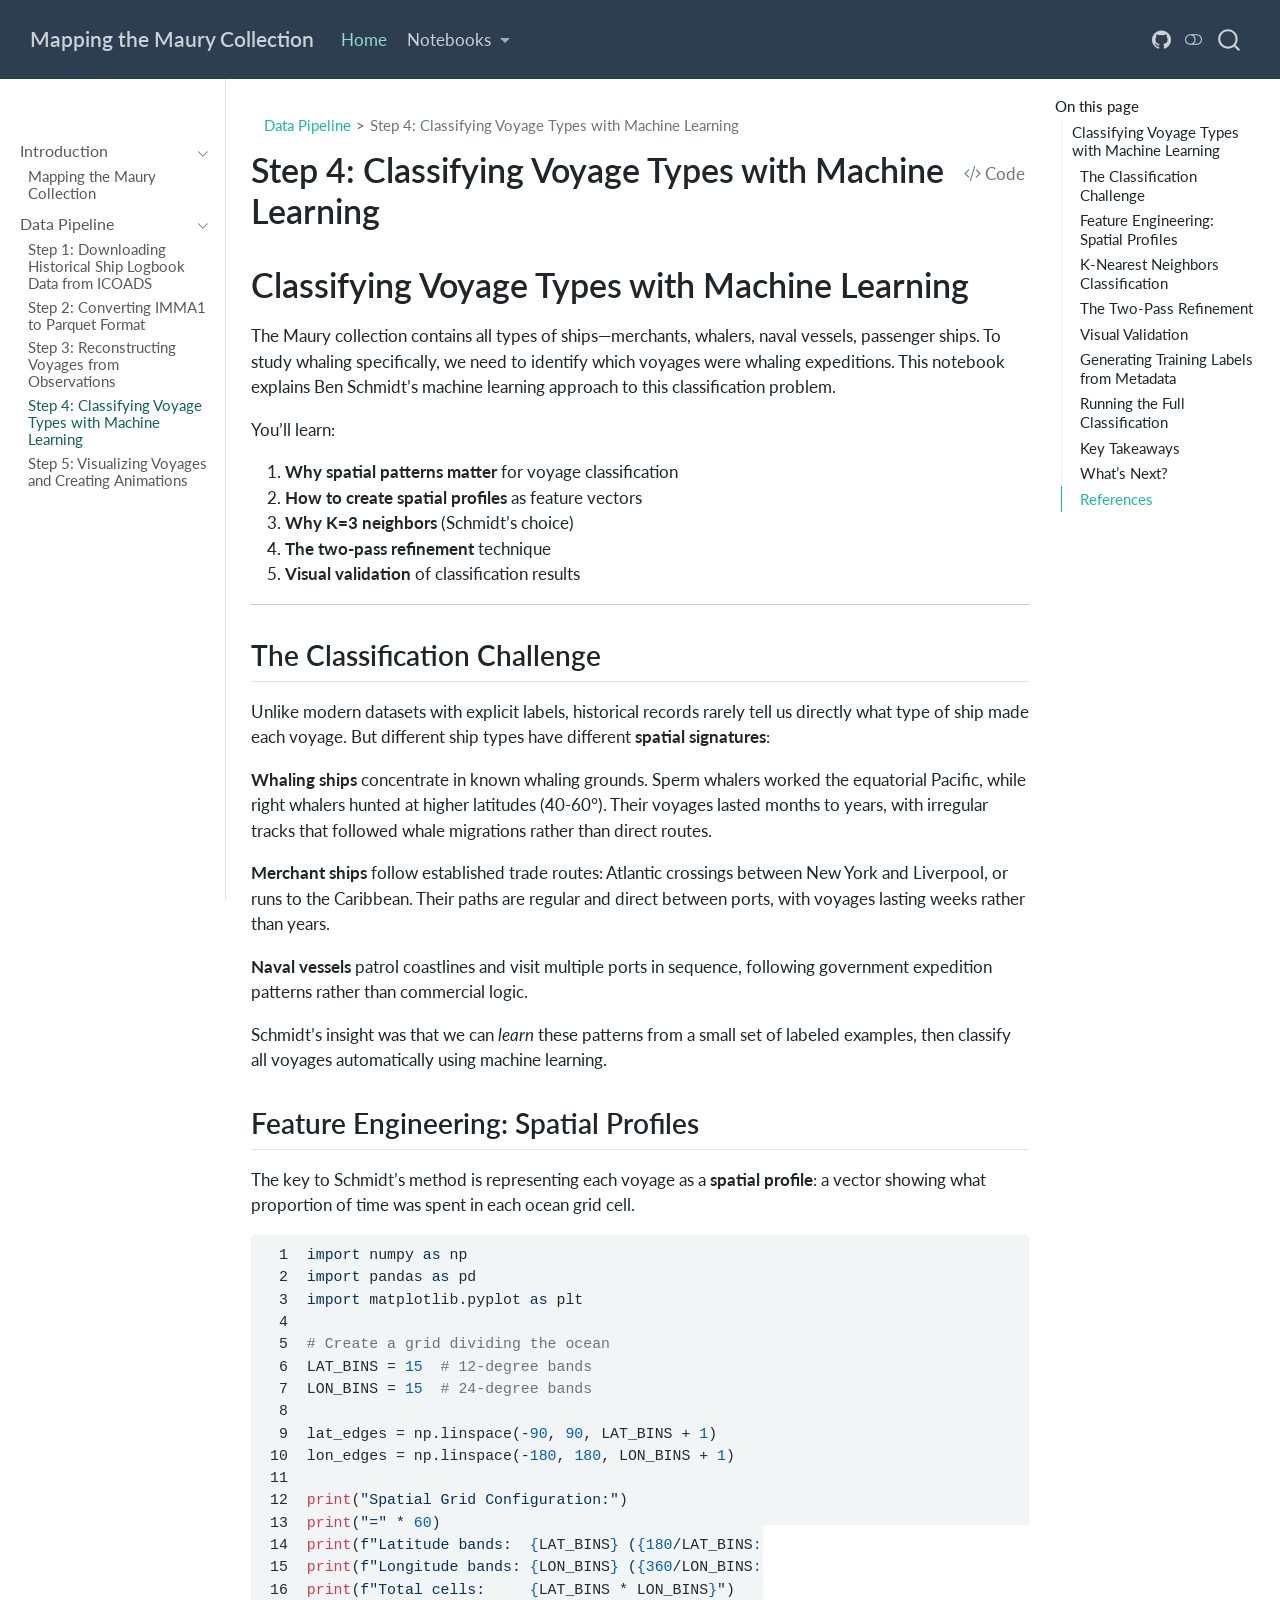
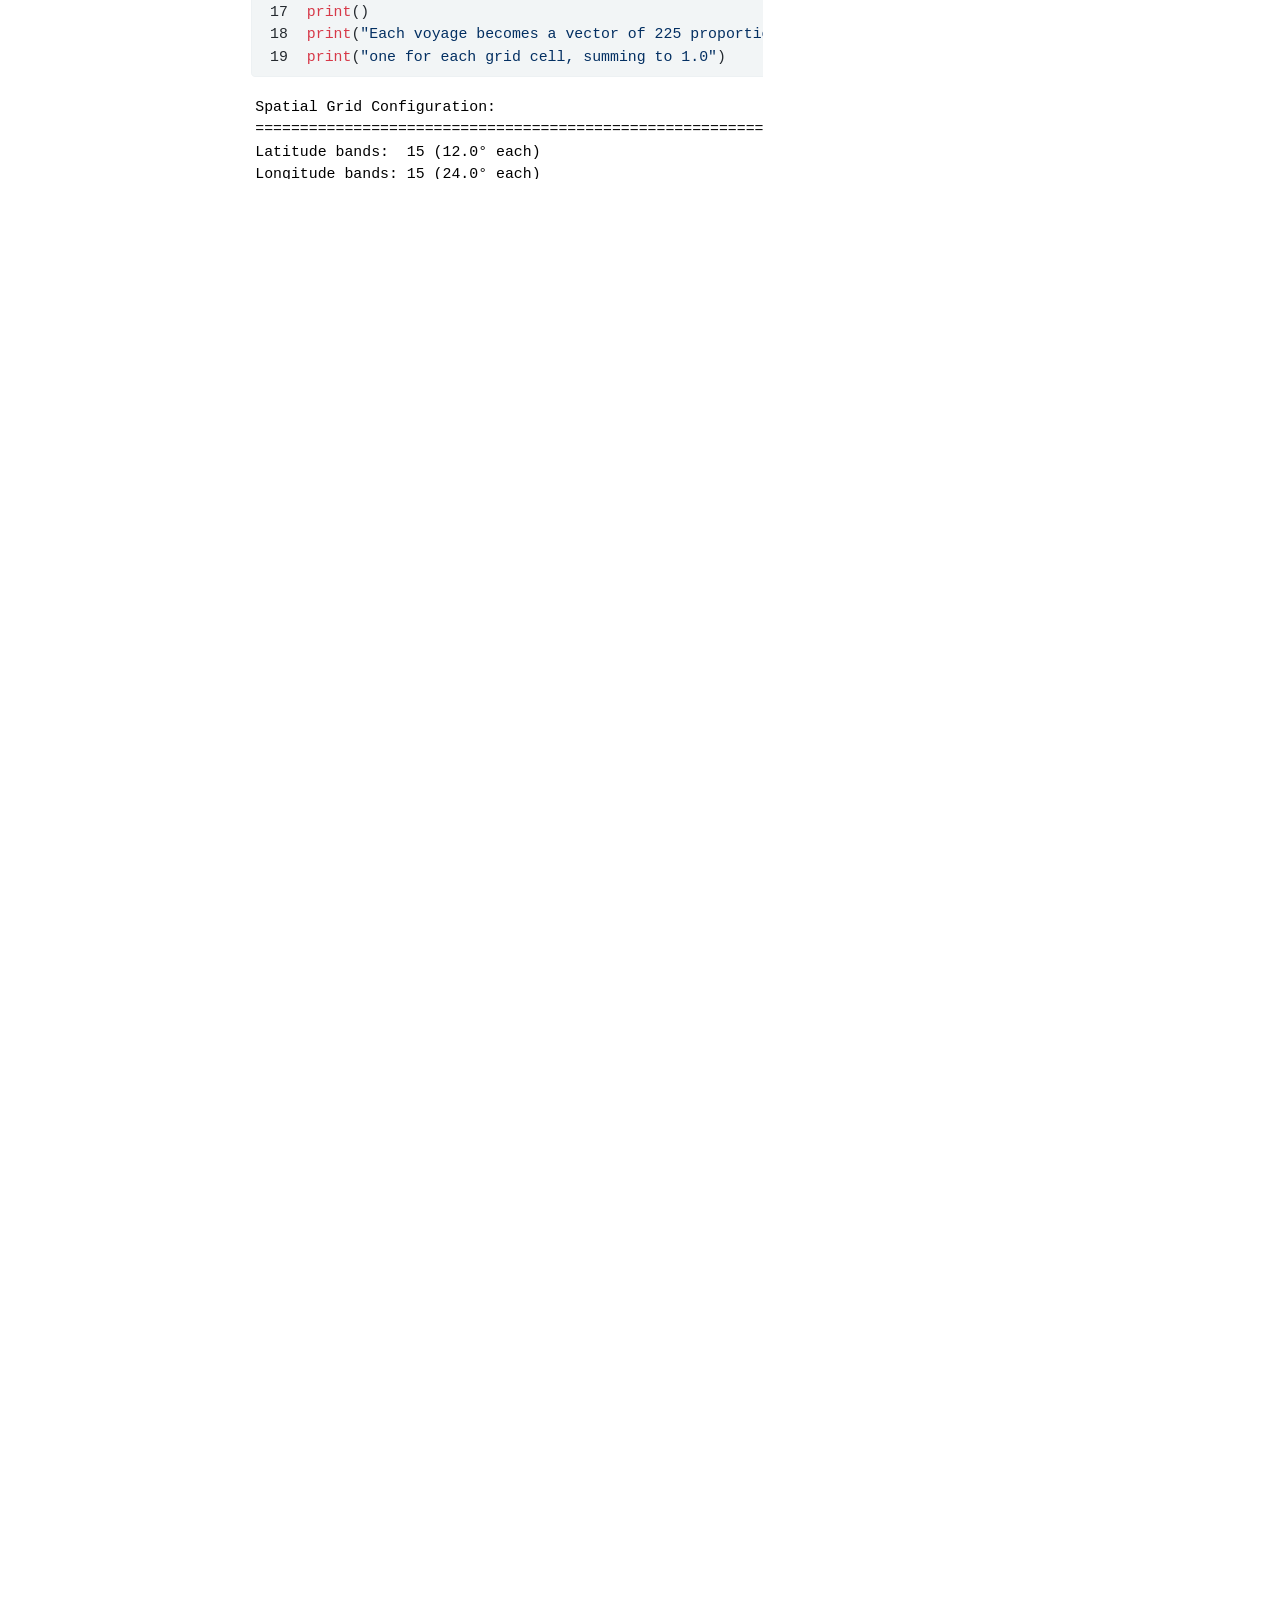
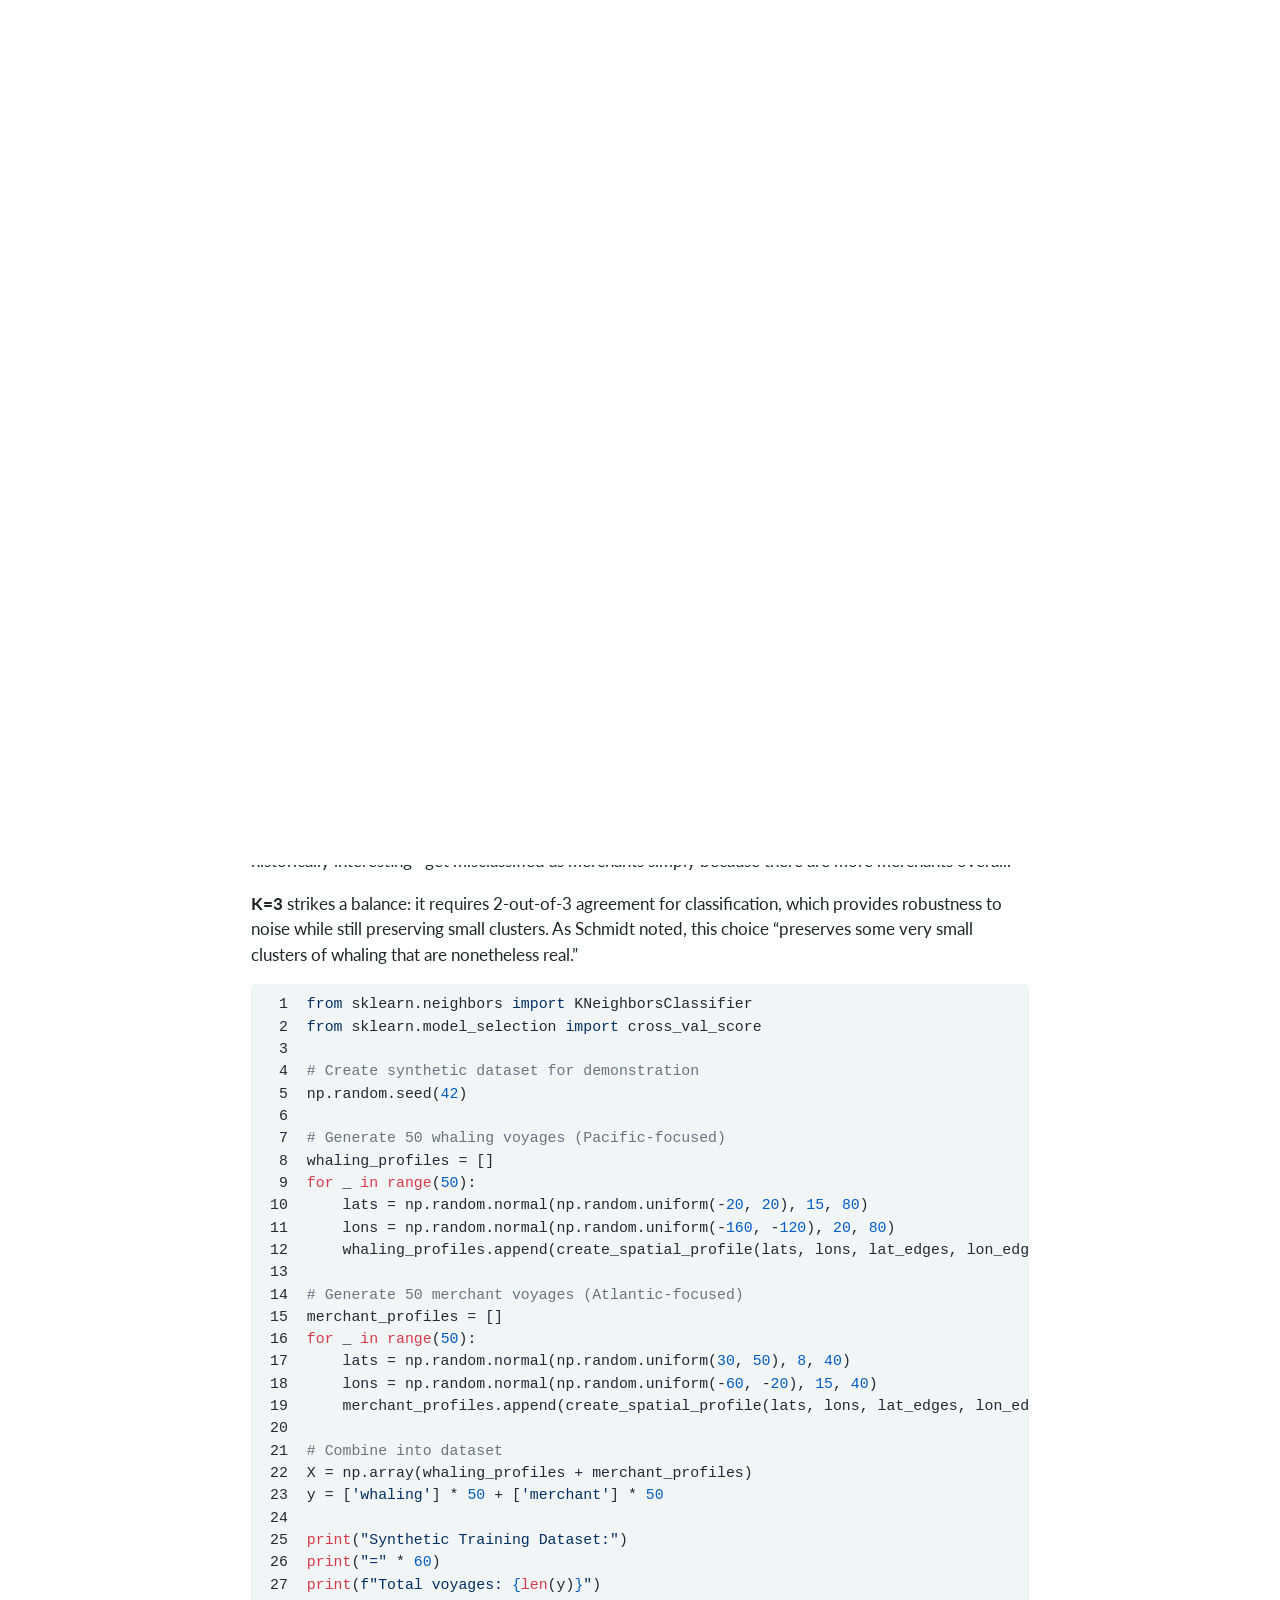
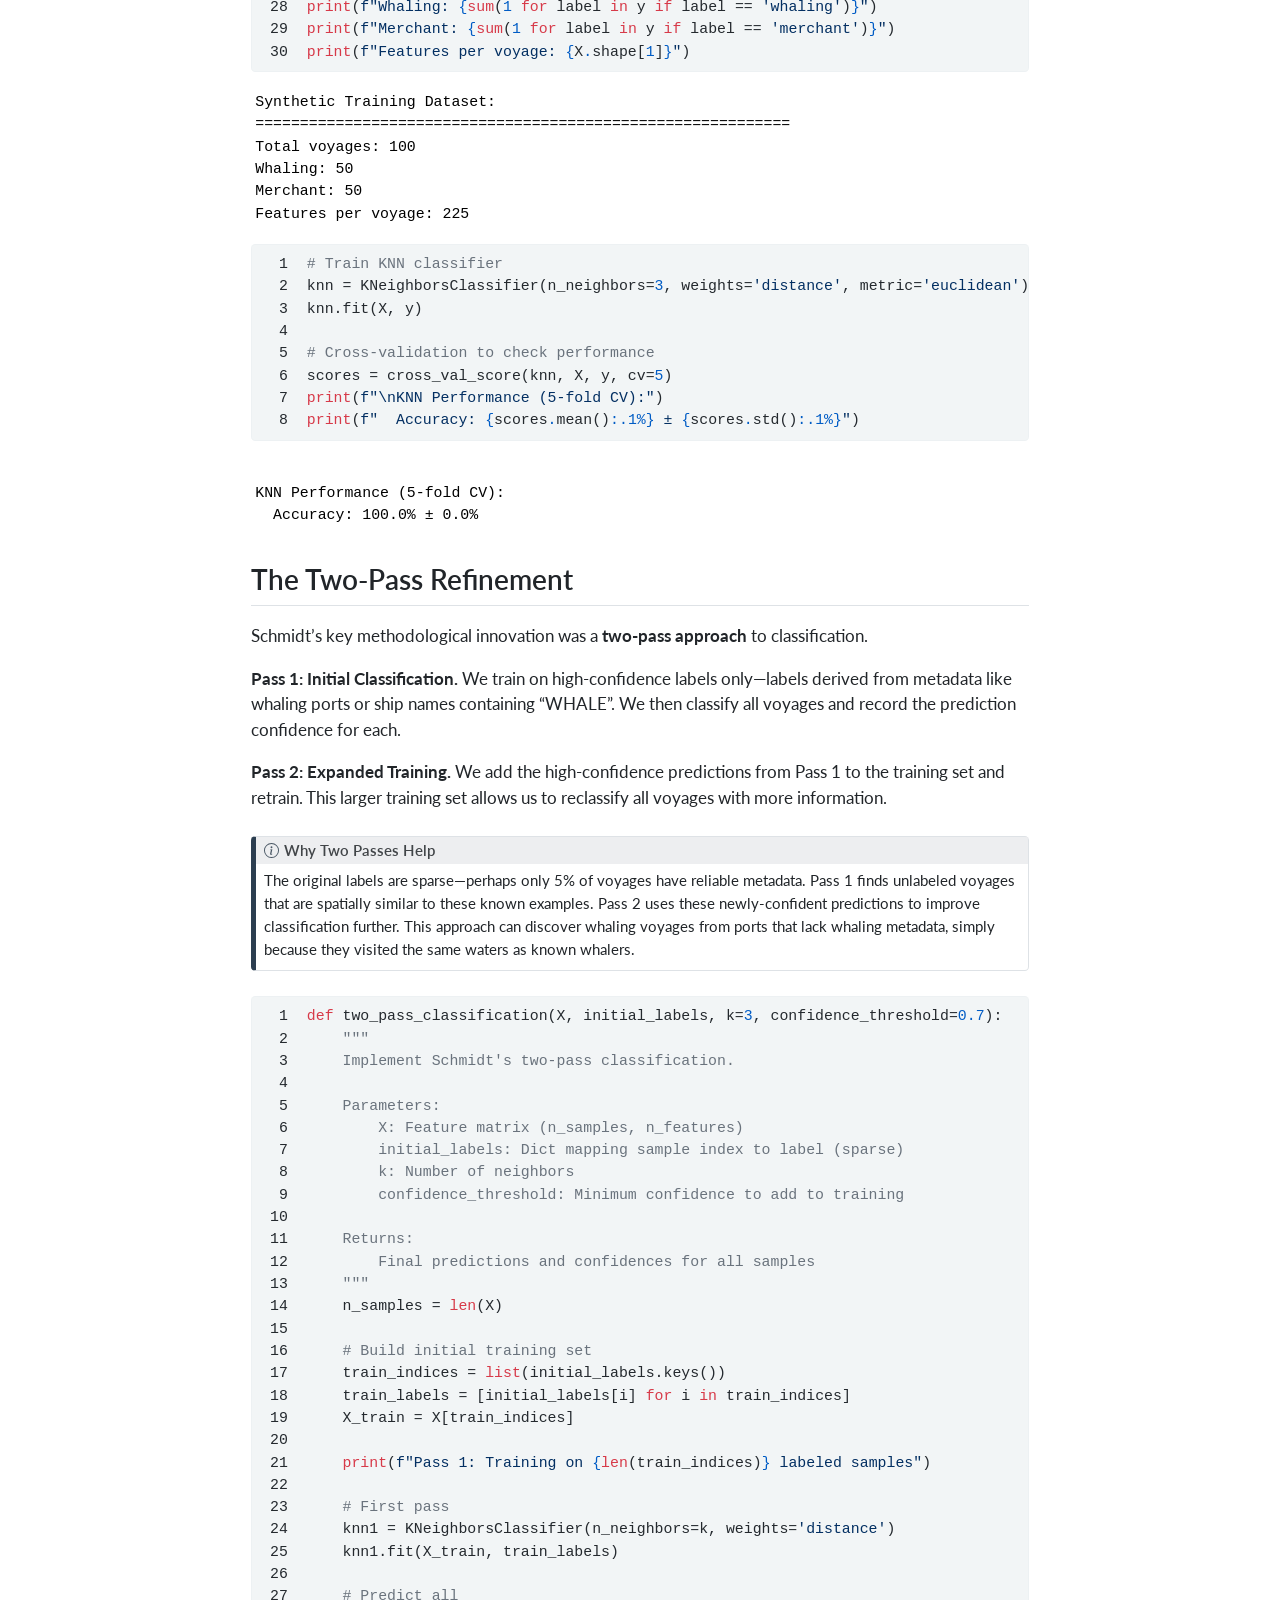
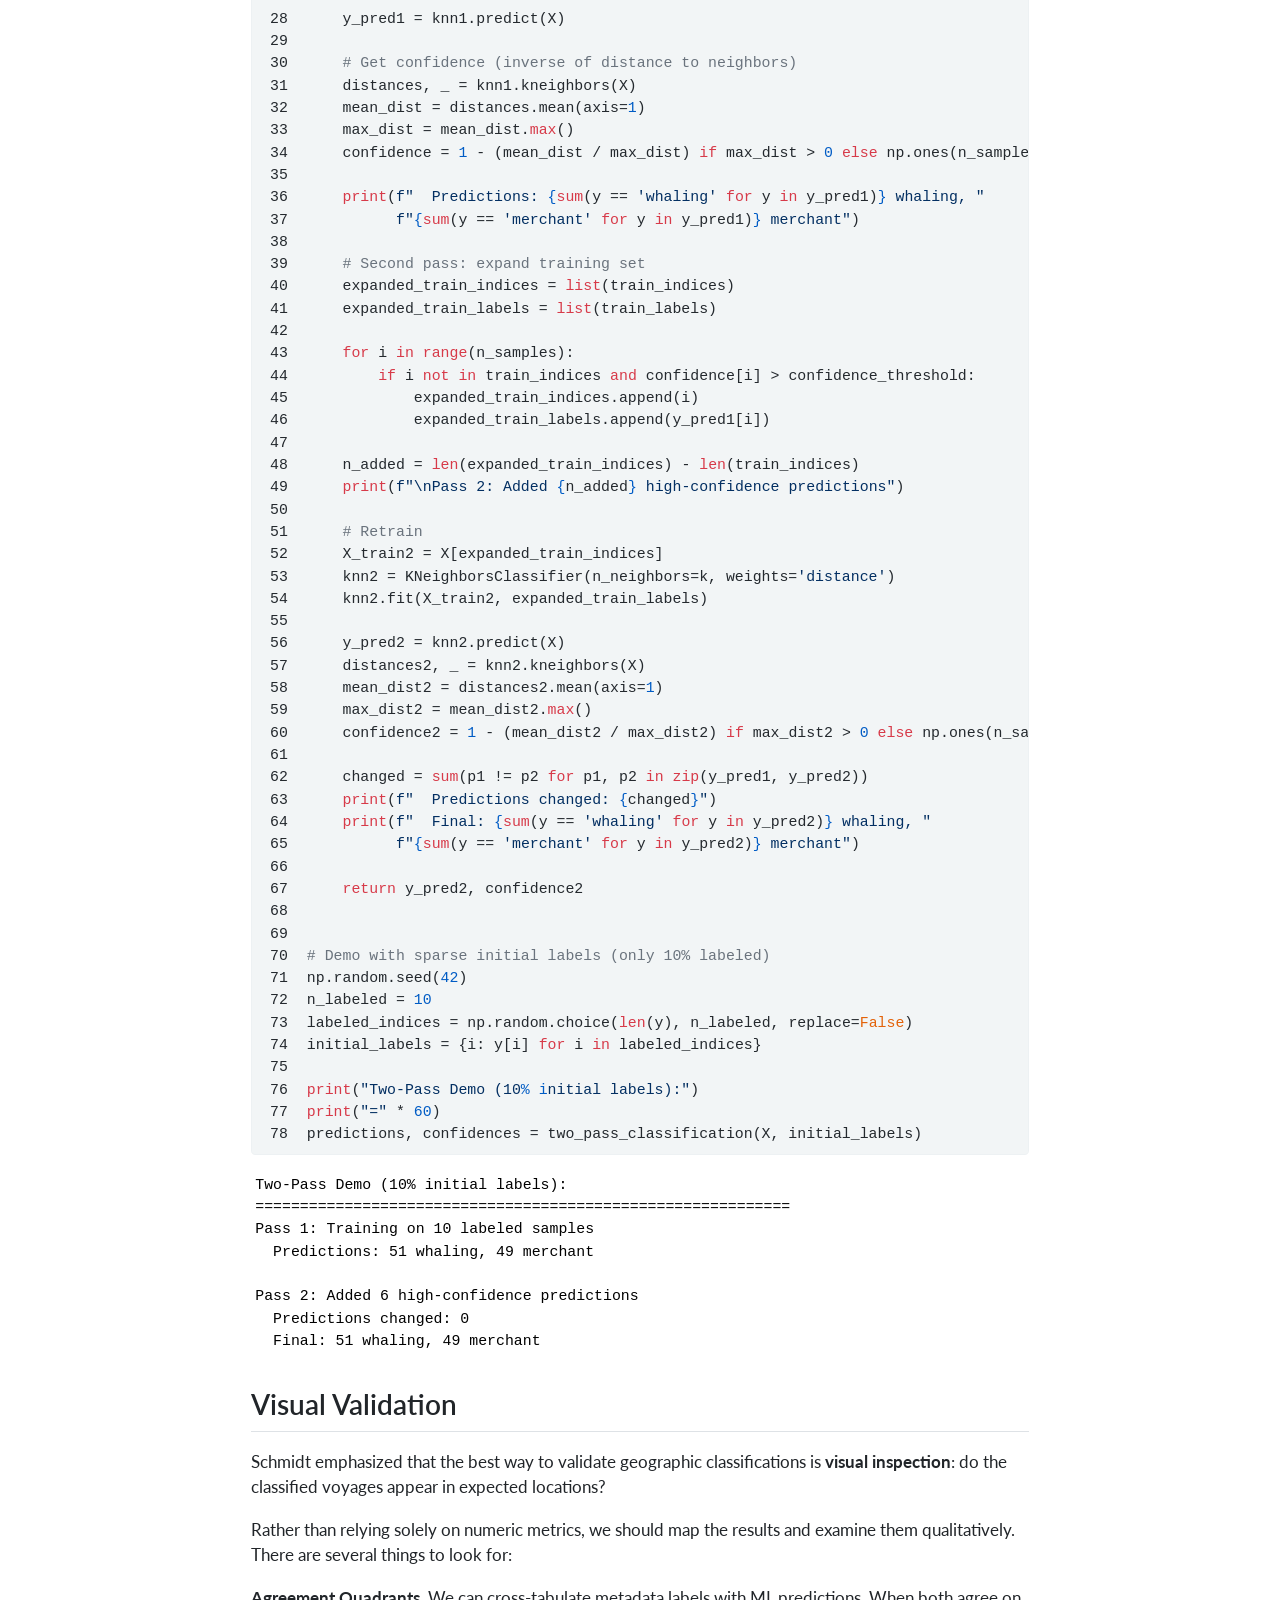
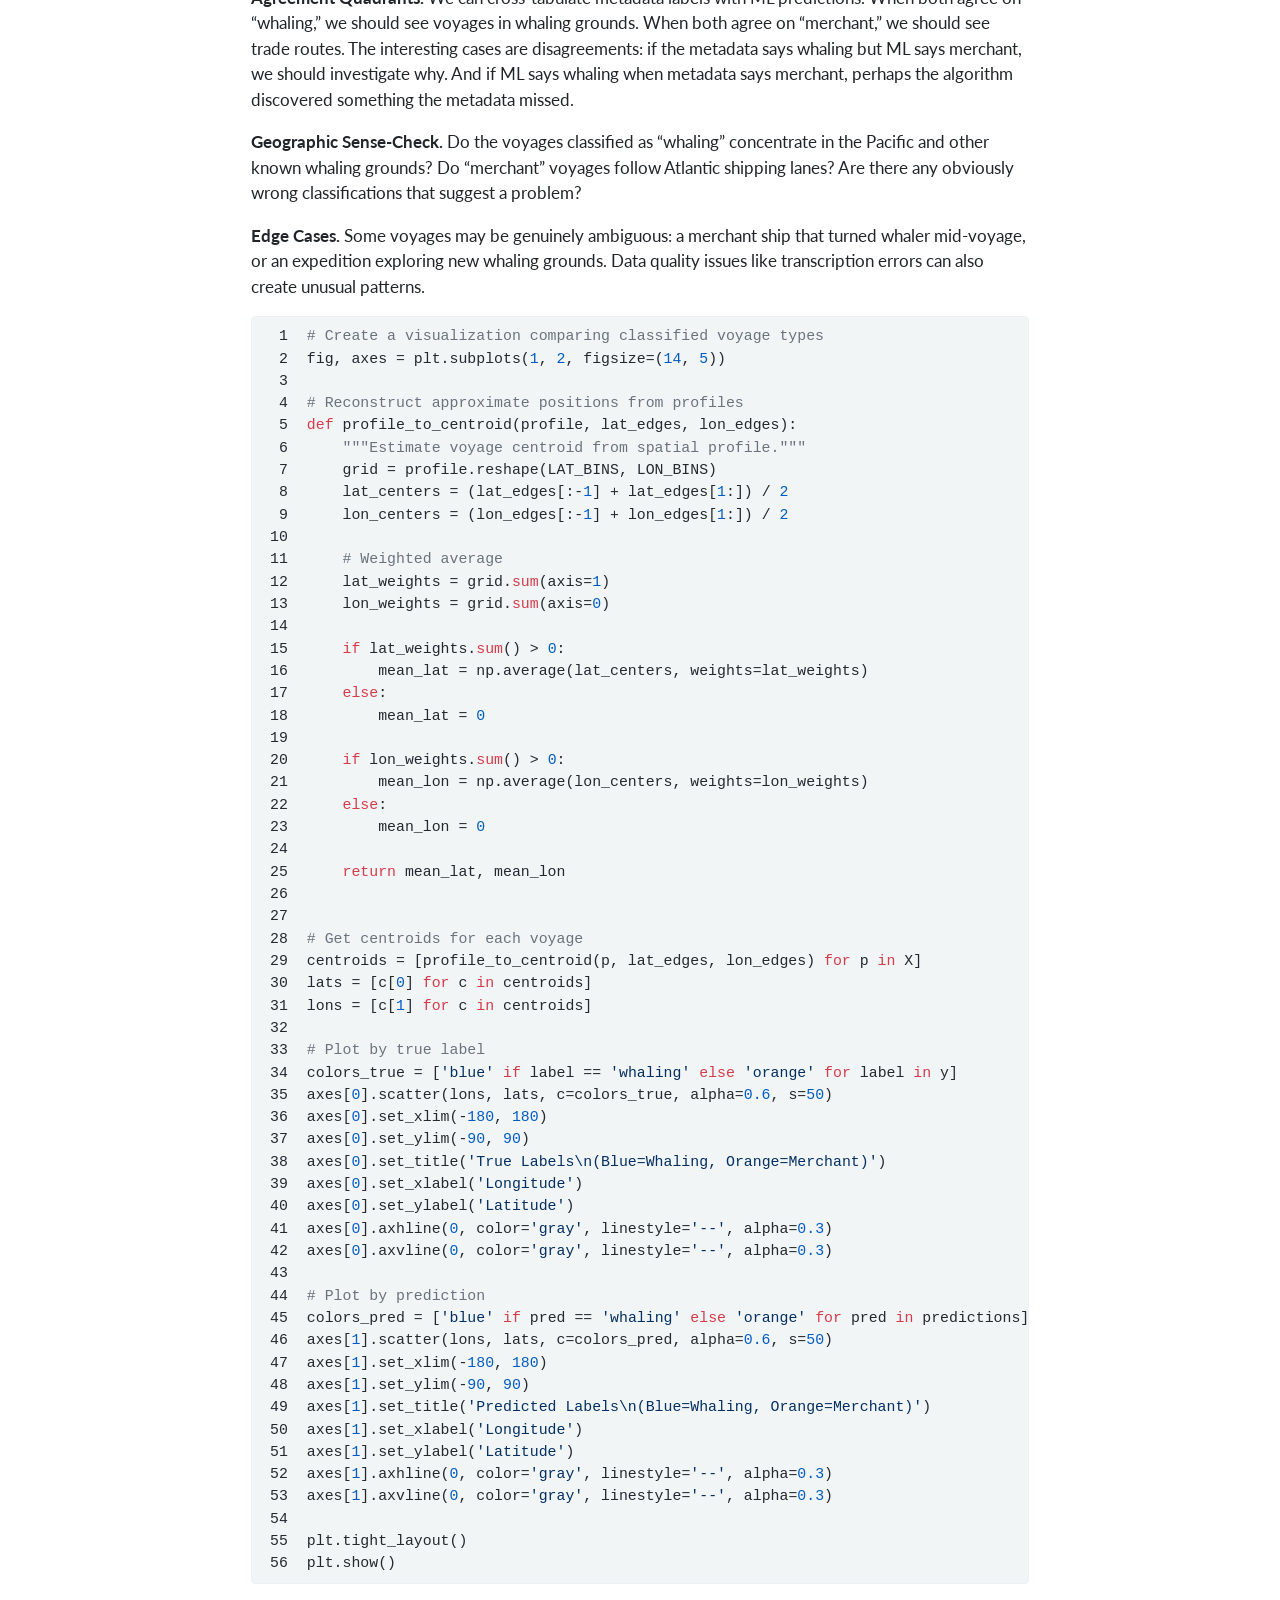
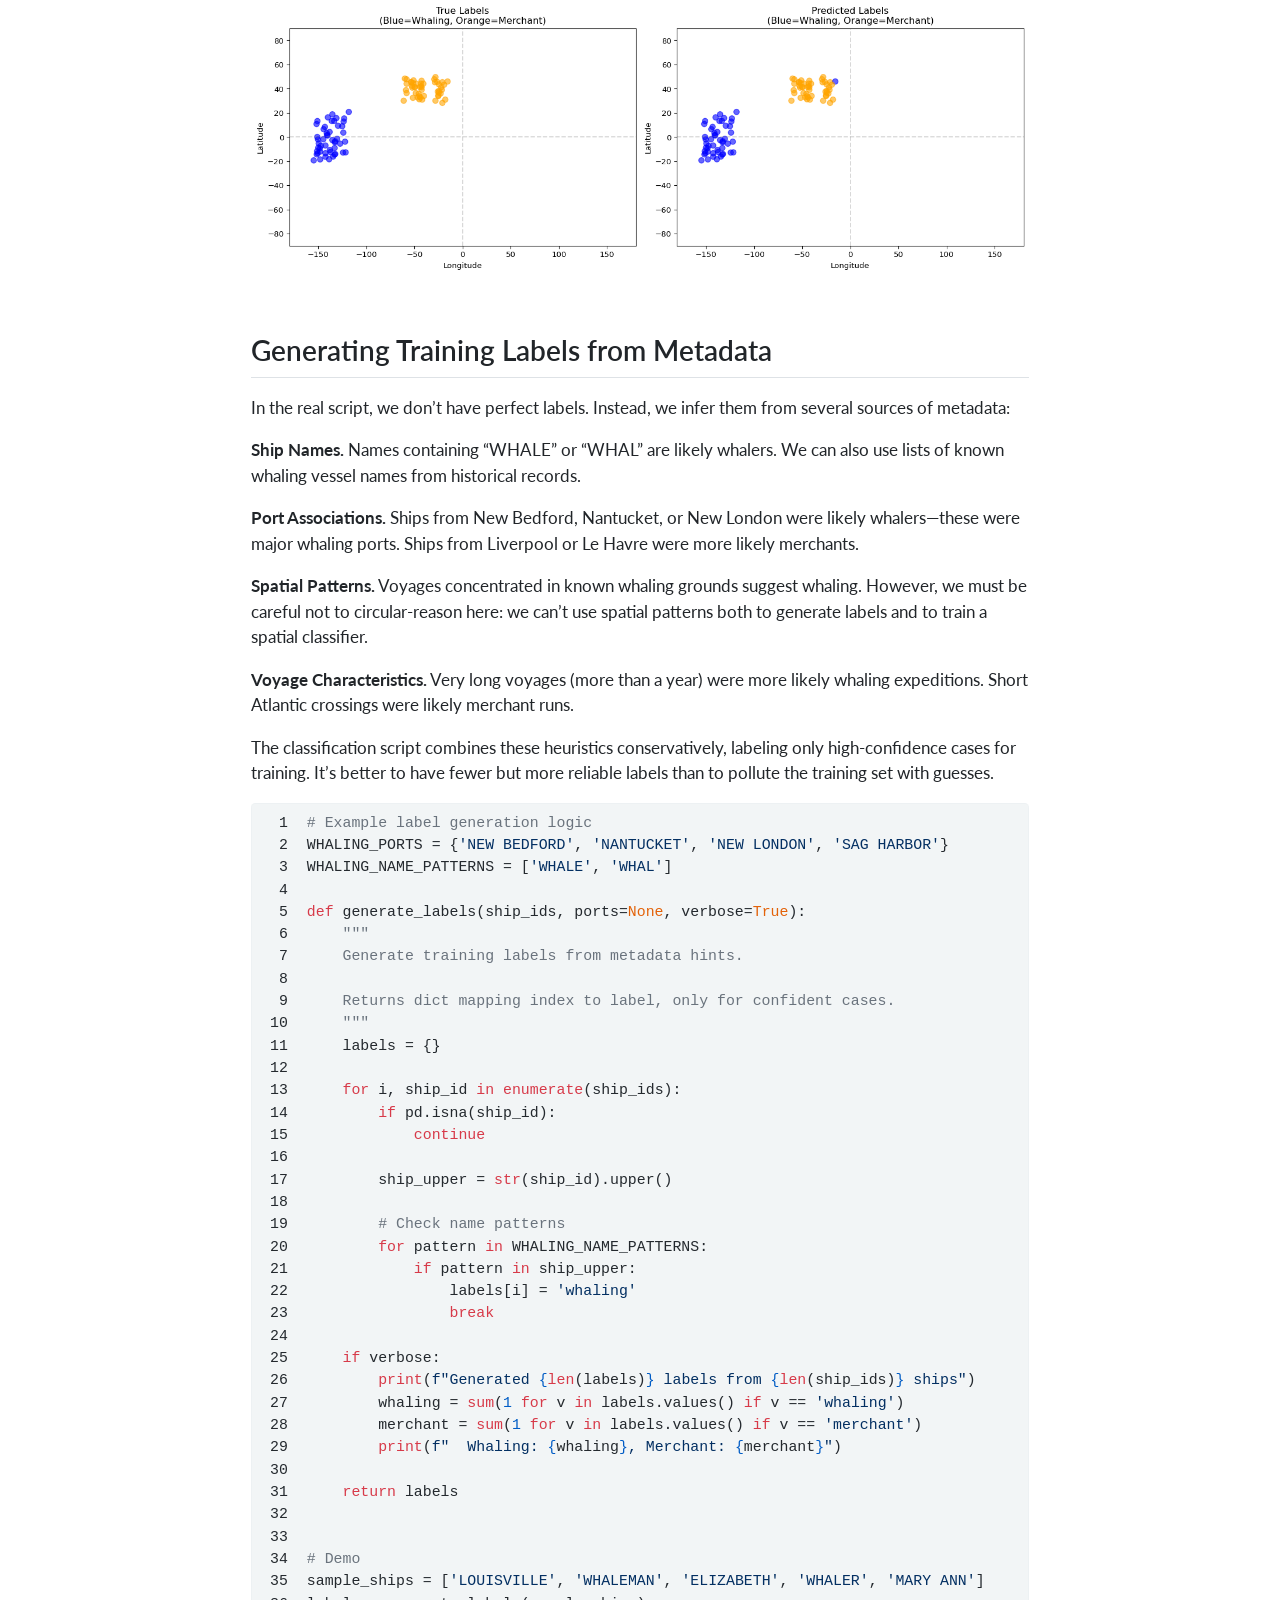
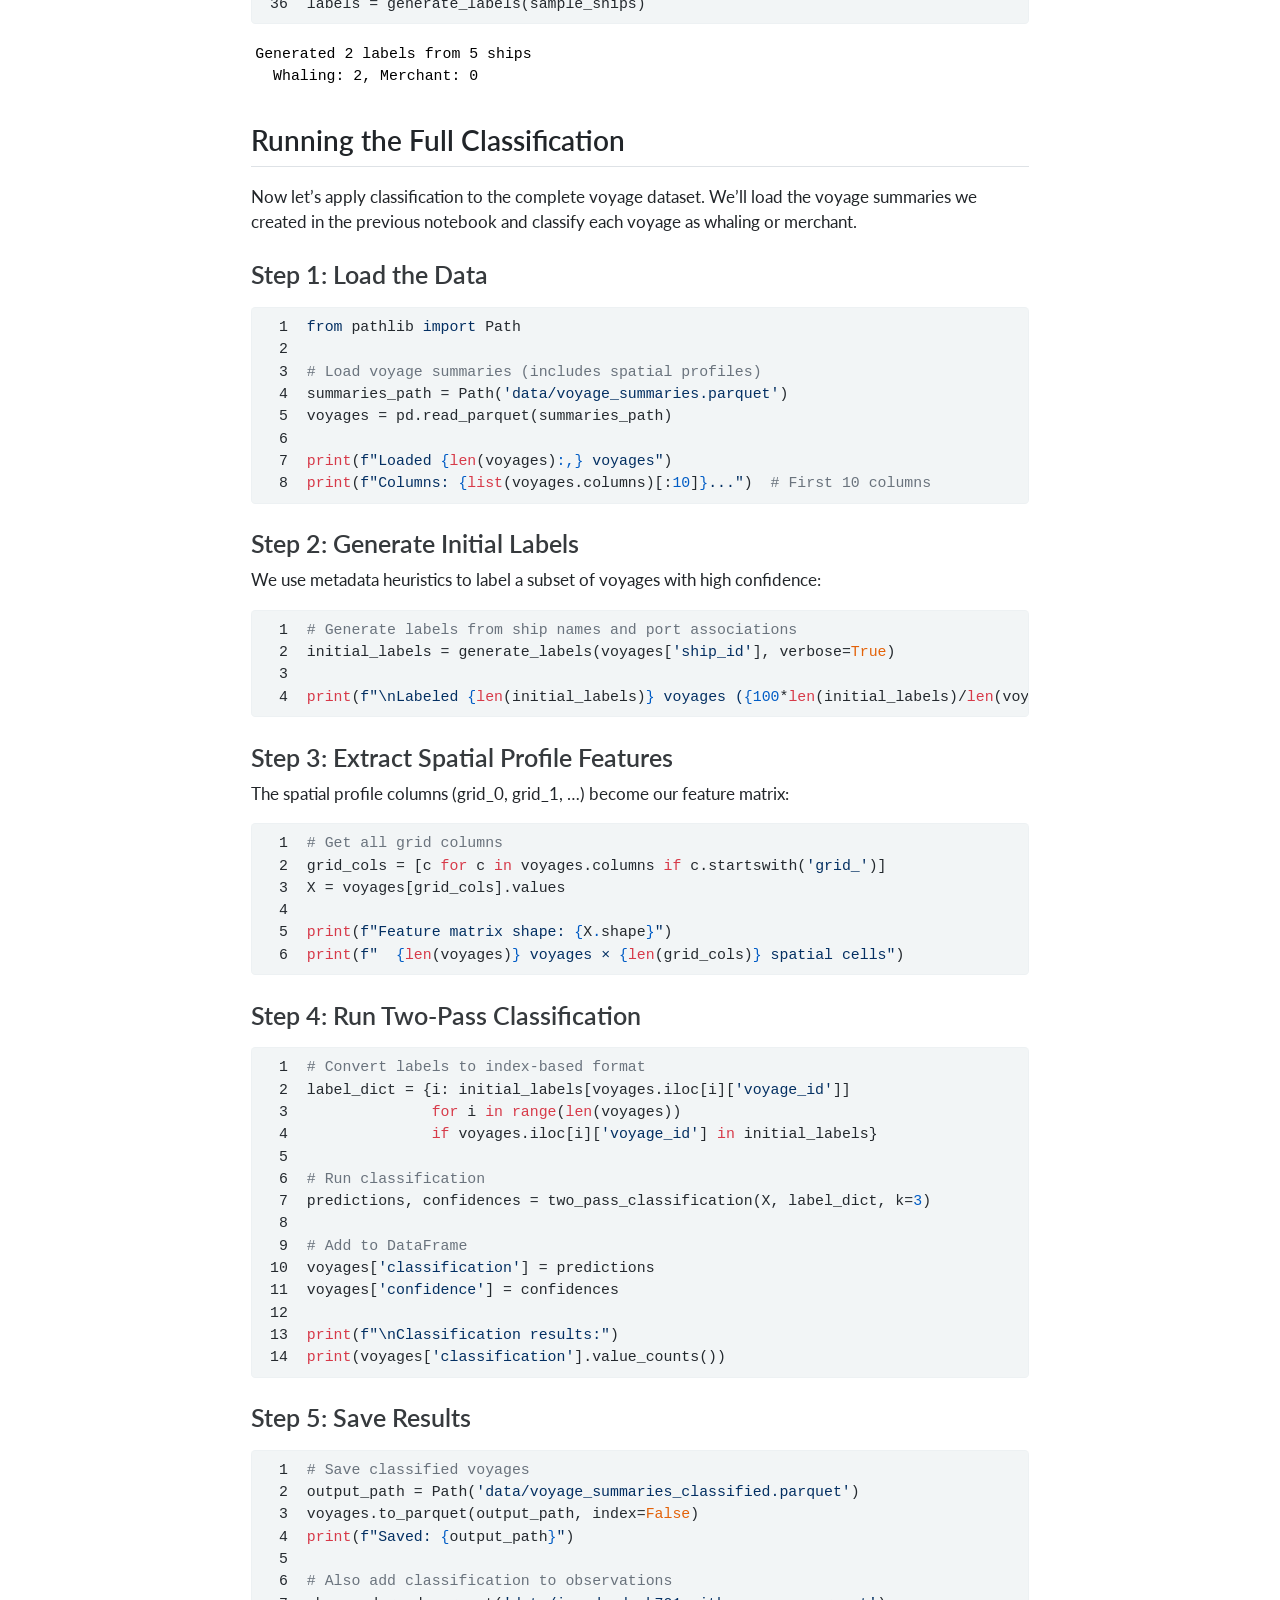
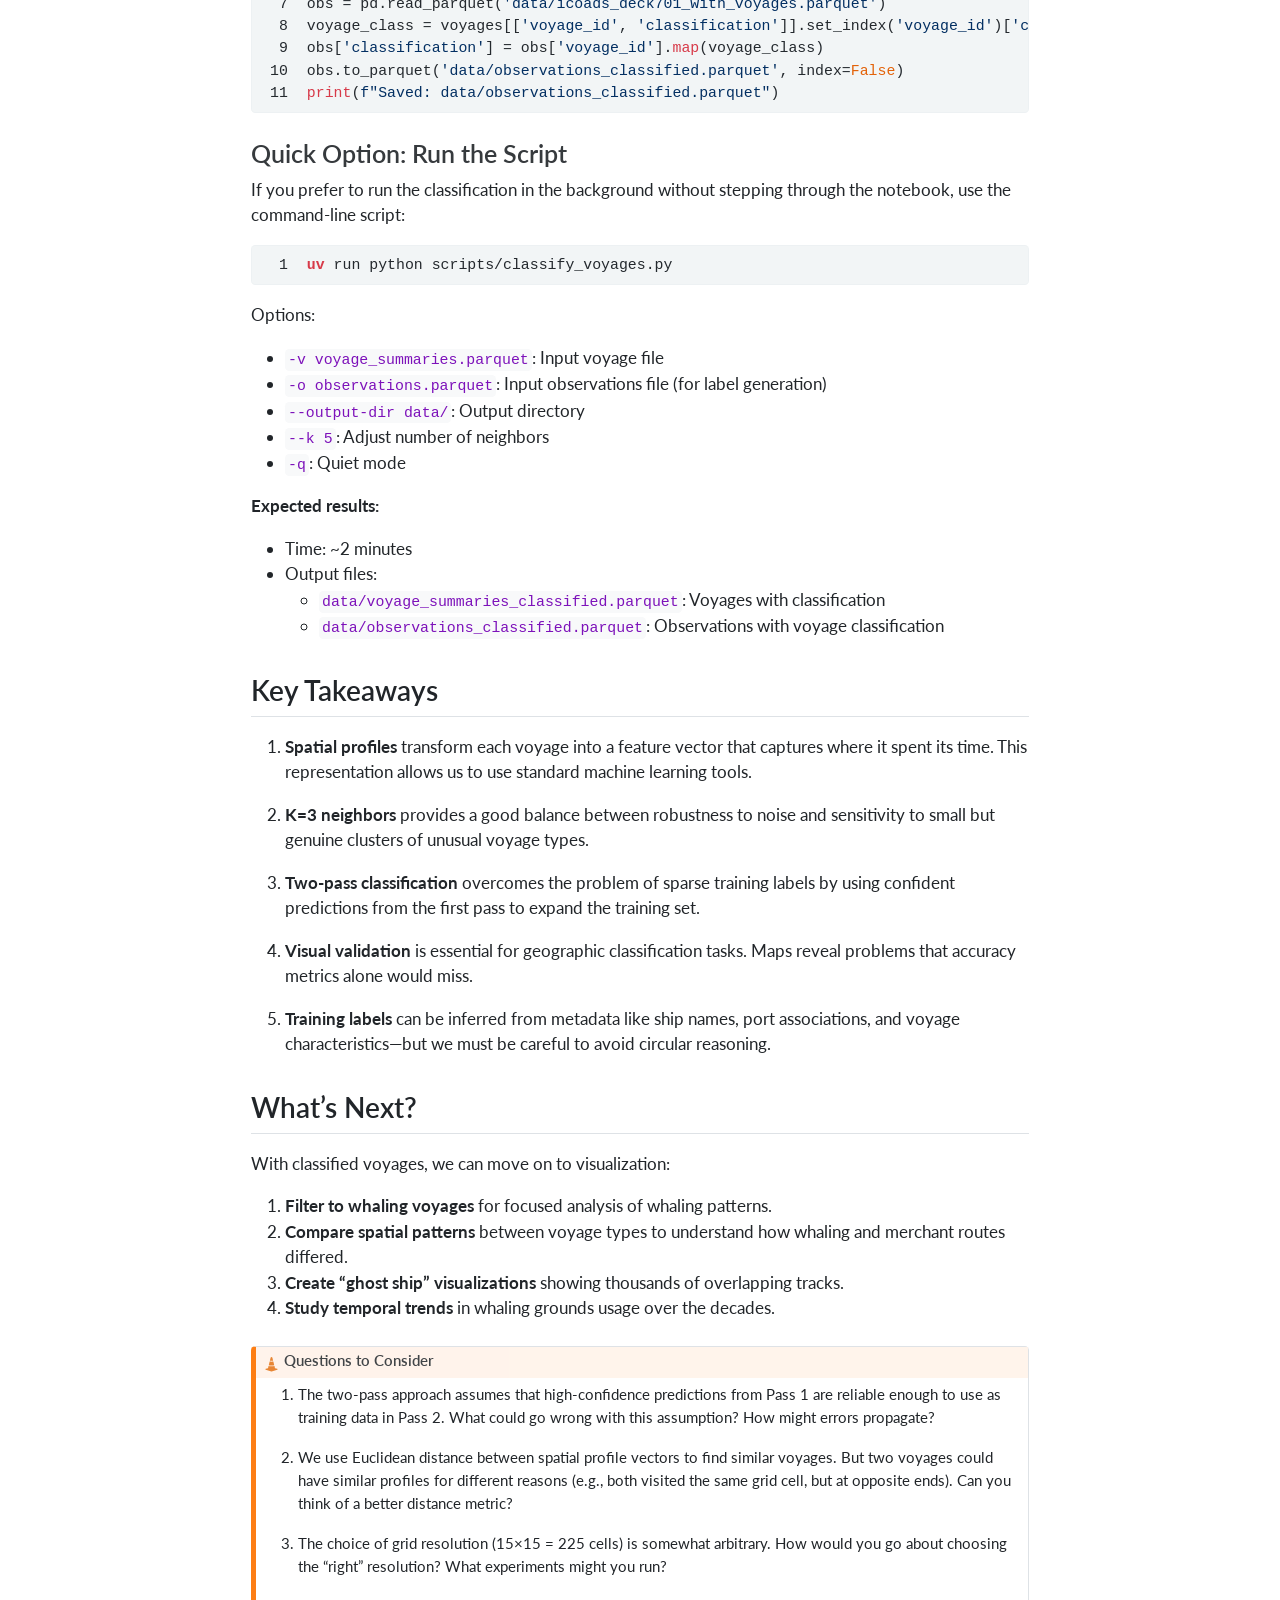
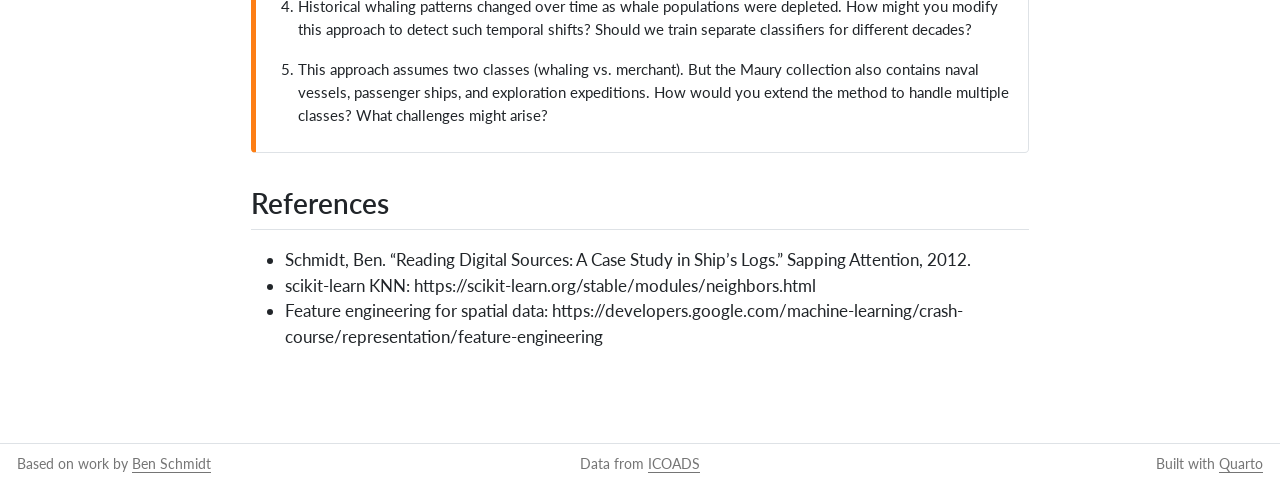
<file: notebooks/04_classify_voyages.html>
<!DOCTYPE html>
<html xmlns="http://www.w3.org/1999/xhtml" lang="en" xml:lang="en"><head>

<meta charset="utf-8">
<meta name="generator" content="quarto-1.7.29">

<meta name="viewport" content="width=device-width, initial-scale=1.0, user-scalable=yes">


<title>Step 4: Classifying Voyage Types with Machine Learning – Mapping the Maury Collection</title>
<style>
code{white-space: pre-wrap;}
span.smallcaps{font-variant: small-caps;}
div.columns{display: flex; gap: min(4vw, 1.5em);}
div.column{flex: auto; overflow-x: auto;}
div.hanging-indent{margin-left: 1.5em; text-indent: -1.5em;}
ul.task-list{list-style: none;}
ul.task-list li input[type="checkbox"] {
  width: 0.8em;
  margin: 0 0.8em 0.2em -1em; /* quarto-specific, see https://github.com/quarto-dev/quarto-cli/issues/4556 */ 
  vertical-align: middle;
}
/* CSS for syntax highlighting */
html { -webkit-text-size-adjust: 100%; }
pre > code.sourceCode { white-space: pre; position: relative; }
pre > code.sourceCode > span { display: inline-block; line-height: 1.25; }
pre > code.sourceCode > span:empty { height: 1.2em; }
.sourceCode { overflow: visible; }
code.sourceCode > span { color: inherit; text-decoration: inherit; }
div.sourceCode { margin: 1em 0; }
pre.sourceCode { margin: 0; }
@media screen {
div.sourceCode { overflow: auto; }
}
@media print {
pre > code.sourceCode { white-space: pre-wrap; }
pre > code.sourceCode > span { text-indent: -5em; padding-left: 5em; }
}
pre.numberSource code
  { counter-reset: source-line 0; }
pre.numberSource code > span
  { position: relative; left: -4em; counter-increment: source-line; }
pre.numberSource code > span > a:first-child::before
  { content: counter(source-line);
    position: relative; left: -1em; text-align: right; vertical-align: baseline;
    border: none; display: inline-block;
    -webkit-touch-callout: none; -webkit-user-select: none;
    -khtml-user-select: none; -moz-user-select: none;
    -ms-user-select: none; user-select: none;
    padding: 0 4px; width: 4em;
  }
pre.numberSource { margin-left: 3em;  padding-left: 4px; }
div.sourceCode
  {   }
@media screen {
pre > code.sourceCode > span > a:first-child::before { text-decoration: underline; }
}
</style>


<script src="../site_libs/quarto-nav/quarto-nav.js"></script>
<script src="../site_libs/quarto-nav/headroom.min.js"></script>
<script src="../site_libs/clipboard/clipboard.min.js"></script>
<script src="../site_libs/quarto-search/autocomplete.umd.js"></script>
<script src="../site_libs/quarto-search/fuse.min.js"></script>
<script src="../site_libs/quarto-search/quarto-search.js"></script>
<meta name="quarto:offset" content="../">
<script src="../site_libs/quarto-html/quarto.js" type="module"></script>
<script src="../site_libs/quarto-html/tabsets/tabsets.js" type="module"></script>
<script src="../site_libs/quarto-html/popper.min.js"></script>
<script src="../site_libs/quarto-html/tippy.umd.min.js"></script>
<script src="../site_libs/quarto-html/anchor.min.js"></script>
<link href="../site_libs/quarto-html/tippy.css" rel="stylesheet">
<link href="../site_libs/quarto-html/quarto-syntax-highlighting-bcbce66894bfa8e7e94e40e0186b9bb8.css" rel="stylesheet" class="quarto-color-scheme" id="quarto-text-highlighting-styles">
<link href="../site_libs/quarto-html/quarto-syntax-highlighting-dark-4e7a6ecc11b04d2331dcee725084a9de.css" rel="stylesheet" class="quarto-color-scheme quarto-color-alternate" id="quarto-text-highlighting-styles">
<link href="../site_libs/quarto-html/quarto-syntax-highlighting-bcbce66894bfa8e7e94e40e0186b9bb8.css" rel="stylesheet" class="quarto-color-scheme-extra" id="quarto-text-highlighting-styles">
<script src="../site_libs/bootstrap/bootstrap.min.js"></script>
<link href="../site_libs/bootstrap/bootstrap-icons.css" rel="stylesheet">
<link href="../site_libs/bootstrap/bootstrap-3a2f3671387184ead6911a8887545cfe.min.css" rel="stylesheet" append-hash="true" class="quarto-color-scheme" id="quarto-bootstrap" data-mode="light">
<link href="../site_libs/bootstrap/bootstrap-dark-a3474c4e671de74f2cc29ca289497754.min.css" rel="stylesheet" append-hash="true" class="quarto-color-scheme quarto-color-alternate" id="quarto-bootstrap" data-mode="dark">
<link href="../site_libs/bootstrap/bootstrap-3a2f3671387184ead6911a8887545cfe.min.css" rel="stylesheet" append-hash="true" class="quarto-color-scheme-extra" id="quarto-bootstrap" data-mode="light">
<script id="quarto-search-options" type="application/json">{
  "location": "navbar",
  "copy-button": false,
  "collapse-after": 3,
  "panel-placement": "end",
  "type": "overlay",
  "limit": 50,
  "keyboard-shortcut": [
    "f",
    "/",
    "s"
  ],
  "show-item-context": false,
  "language": {
    "search-no-results-text": "No results",
    "search-matching-documents-text": "matching documents",
    "search-copy-link-title": "Copy link to search",
    "search-hide-matches-text": "Hide additional matches",
    "search-more-match-text": "more match in this document",
    "search-more-matches-text": "more matches in this document",
    "search-clear-button-title": "Clear",
    "search-text-placeholder": "",
    "search-detached-cancel-button-title": "Cancel",
    "search-submit-button-title": "Submit",
    "search-label": "Search"
  }
}</script>


<link rel="stylesheet" href="../styles.css">
</head>

<body class="nav-sidebar docked nav-fixed quarto-light"><script id="quarto-html-before-body" type="application/javascript">
    const toggleBodyColorMode = (bsSheetEl) => {
      const mode = bsSheetEl.getAttribute("data-mode");
      const bodyEl = window.document.querySelector("body");
      if (mode === "dark") {
        bodyEl.classList.add("quarto-dark");
        bodyEl.classList.remove("quarto-light");
      } else {
        bodyEl.classList.add("quarto-light");
        bodyEl.classList.remove("quarto-dark");
      }
    }
    const toggleBodyColorPrimary = () => {
      const bsSheetEl = window.document.querySelector("link#quarto-bootstrap:not([rel=disabled-stylesheet])");
      if (bsSheetEl) {
        toggleBodyColorMode(bsSheetEl);
      }
    }
    const setColorSchemeToggle = (alternate) => {
      const toggles = window.document.querySelectorAll('.quarto-color-scheme-toggle');
      for (let i=0; i < toggles.length; i++) {
        const toggle = toggles[i];
        if (toggle) {
          if (alternate) {
            toggle.classList.add("alternate");
          } else {
            toggle.classList.remove("alternate");
          }
        }
      }
    };
    const toggleColorMode = (alternate) => {
      // Switch the stylesheets
      const primaryStylesheets = window.document.querySelectorAll('link.quarto-color-scheme:not(.quarto-color-alternate)');
      const alternateStylesheets = window.document.querySelectorAll('link.quarto-color-scheme.quarto-color-alternate');
      manageTransitions('#quarto-margin-sidebar .nav-link', false);
      if (alternate) {
        // note: dark is layered on light, we don't disable primary!
        enableStylesheet(alternateStylesheets);
        for (const sheetNode of alternateStylesheets) {
          if (sheetNode.id === "quarto-bootstrap") {
            toggleBodyColorMode(sheetNode);
          }
        }
      } else {
        disableStylesheet(alternateStylesheets);
        enableStylesheet(primaryStylesheets)
        toggleBodyColorPrimary();
      }
      manageTransitions('#quarto-margin-sidebar .nav-link', true);
      // Switch the toggles
      setColorSchemeToggle(alternate)
      // Hack to workaround the fact that safari doesn't
      // properly recolor the scrollbar when toggling (#1455)
      if (navigator.userAgent.indexOf('Safari') > 0 && navigator.userAgent.indexOf('Chrome') == -1) {
        manageTransitions("body", false);
        window.scrollTo(0, 1);
        setTimeout(() => {
          window.scrollTo(0, 0);
          manageTransitions("body", true);
        }, 40);
      }
    }
    const disableStylesheet = (stylesheets) => {
      for (let i=0; i < stylesheets.length; i++) {
        const stylesheet = stylesheets[i];
        stylesheet.rel = 'disabled-stylesheet';
      }
    }
    const enableStylesheet = (stylesheets) => {
      for (let i=0; i < stylesheets.length; i++) {
        const stylesheet = stylesheets[i];
        if(stylesheet.rel !== 'stylesheet') { // for Chrome, which will still FOUC without this check
          stylesheet.rel = 'stylesheet';
        }
      }
    }
    const manageTransitions = (selector, allowTransitions) => {
      const els = window.document.querySelectorAll(selector);
      for (let i=0; i < els.length; i++) {
        const el = els[i];
        if (allowTransitions) {
          el.classList.remove('notransition');
        } else {
          el.classList.add('notransition');
        }
      }
    }
    const isFileUrl = () => {
      return window.location.protocol === 'file:';
    }
    const hasAlternateSentinel = () => {
      let styleSentinel = getColorSchemeSentinel();
      if (styleSentinel !== null) {
        return styleSentinel === "alternate";
      } else {
        return false;
      }
    }
    const setStyleSentinel = (alternate) => {
      const value = alternate ? "alternate" : "default";
      if (!isFileUrl()) {
        window.localStorage.setItem("quarto-color-scheme", value);
      } else {
        localAlternateSentinel = value;
      }
    }
    const getColorSchemeSentinel = () => {
      if (!isFileUrl()) {
        const storageValue = window.localStorage.getItem("quarto-color-scheme");
        return storageValue != null ? storageValue : localAlternateSentinel;
      } else {
        return localAlternateSentinel;
      }
    }
    const toggleGiscusIfUsed = (isAlternate, darkModeDefault) => {
      const baseTheme = document.querySelector('#giscus-base-theme')?.value ?? 'light';
      const alternateTheme = document.querySelector('#giscus-alt-theme')?.value ?? 'dark';
      let newTheme = '';
      if(authorPrefersDark) {
        newTheme = isAlternate ? baseTheme : alternateTheme;
      } else {
        newTheme = isAlternate ? alternateTheme : baseTheme;
      }
      const changeGiscusTheme = () => {
        // From: https://github.com/giscus/giscus/issues/336
        const sendMessage = (message) => {
          const iframe = document.querySelector('iframe.giscus-frame');
          if (!iframe) return;
          iframe.contentWindow.postMessage({ giscus: message }, 'https://giscus.app');
        }
        sendMessage({
          setConfig: {
            theme: newTheme
          }
        });
      }
      const isGiscussLoaded = window.document.querySelector('iframe.giscus-frame') !== null;
      if (isGiscussLoaded) {
        changeGiscusTheme();
      }
    };
    const authorPrefersDark = false;
    const darkModeDefault = authorPrefersDark;
      document.querySelector('link#quarto-text-highlighting-styles.quarto-color-scheme-extra').rel = 'disabled-stylesheet';
      document.querySelector('link#quarto-bootstrap.quarto-color-scheme-extra').rel = 'disabled-stylesheet';
    let localAlternateSentinel = darkModeDefault ? 'alternate' : 'default';
    // Dark / light mode switch
    window.quartoToggleColorScheme = () => {
      // Read the current dark / light value
      let toAlternate = !hasAlternateSentinel();
      toggleColorMode(toAlternate);
      setStyleSentinel(toAlternate);
      toggleGiscusIfUsed(toAlternate, darkModeDefault);
    };
    // Switch to dark mode if need be
    if (hasAlternateSentinel()) {
      toggleColorMode(true);
    } else {
      toggleColorMode(false);
    }
  </script>

<div id="quarto-search-results"></div>
  <header id="quarto-header" class="headroom fixed-top">
    <nav class="navbar navbar-expand-lg " data-bs-theme="dark">
      <div class="navbar-container container-fluid">
      <div class="navbar-brand-container mx-auto">
    <a class="navbar-brand" href="../index.html">
    <span class="navbar-title">Mapping the Maury Collection</span>
    </a>
  </div>
            <div id="quarto-search" class="" title="Search"></div>
          <button class="navbar-toggler" type="button" data-bs-toggle="collapse" data-bs-target="#navbarCollapse" aria-controls="navbarCollapse" role="menu" aria-expanded="false" aria-label="Toggle navigation" onclick="if (window.quartoToggleHeadroom) { window.quartoToggleHeadroom(); }">
  <span class="navbar-toggler-icon"></span>
</button>
          <div class="collapse navbar-collapse" id="navbarCollapse">
            <ul class="navbar-nav navbar-nav-scroll me-auto">
  <li class="nav-item">
    <a class="nav-link active" href="../index.html" aria-current="page"> 
<span class="menu-text">Home</span></a>
  </li>  
  <li class="nav-item dropdown ">
    <a class="nav-link dropdown-toggle" href="#" id="nav-menu-notebooks" role="link" data-bs-toggle="dropdown" aria-expanded="false">
 <span class="menu-text">Notebooks</span>
    </a>
    <ul class="dropdown-menu" aria-labelledby="nav-menu-notebooks">    
        <li>
    <a class="dropdown-item" href="../notebooks/01_download_icoads.html">
 <span class="dropdown-text">1. Download ICOADS Data</span></a>
  </li>  
        <li>
    <a class="dropdown-item" href="../notebooks/02_imma_to_parquet.html">
 <span class="dropdown-text">2. Parse IMMA Format</span></a>
  </li>  
        <li>
    <a class="dropdown-item" href="../notebooks/03_reconstruct_voyages.html">
 <span class="dropdown-text">3. Reconstruct Voyages</span></a>
  </li>  
        <li>
    <a class="dropdown-item" href="../notebooks/04_classify_voyages.html">
 <span class="dropdown-text">4. Classify Voyages</span></a>
  </li>  
        <li>
    <a class="dropdown-item" href="../notebooks/05_visualize_voyages.html">
 <span class="dropdown-text">5. Visualize Results</span></a>
  </li>  
    </ul>
  </li>
</ul>
            <ul class="navbar-nav navbar-nav-scroll ms-auto">
  <li class="nav-item compact">
    <a class="nav-link" href="https://github.com/DigitalHistory/maury-notebooks"> <i class="bi bi-github" role="img" aria-label="GitHub">
</i> 
<span class="menu-text"></span></a>
  </li>  
</ul>
          </div> <!-- /navcollapse -->
            <div class="quarto-navbar-tools">
  <a href="" class="quarto-color-scheme-toggle quarto-navigation-tool  px-1" onclick="window.quartoToggleColorScheme(); return false;" title="Toggle dark mode"><i class="bi"></i></a>
</div>
      </div> <!-- /container-fluid -->
    </nav>
  <nav class="quarto-secondary-nav">
    <div class="container-fluid d-flex">
      <button type="button" class="quarto-btn-toggle btn" data-bs-toggle="collapse" role="button" data-bs-target=".quarto-sidebar-collapse-item" aria-controls="quarto-sidebar" aria-expanded="false" aria-label="Toggle sidebar navigation" onclick="if (window.quartoToggleHeadroom) { window.quartoToggleHeadroom(); }">
        <i class="bi bi-layout-text-sidebar-reverse"></i>
      </button>
        <nav class="quarto-page-breadcrumbs" aria-label="breadcrumb"><ol class="breadcrumb"><li class="breadcrumb-item"><a href="../notebooks/01_download_icoads.html">Data Pipeline</a></li><li class="breadcrumb-item"><a href="../notebooks/04_classify_voyages.html">Step 4: Classifying Voyage Types with Machine Learning</a></li></ol></nav>
        <a class="flex-grow-1" role="navigation" data-bs-toggle="collapse" data-bs-target=".quarto-sidebar-collapse-item" aria-controls="quarto-sidebar" aria-expanded="false" aria-label="Toggle sidebar navigation" onclick="if (window.quartoToggleHeadroom) { window.quartoToggleHeadroom(); }">      
        </a>
      <button type="button" class="btn quarto-search-button" aria-label="Search" onclick="window.quartoOpenSearch();">
        <i class="bi bi-search"></i>
      </button>
    </div>
  </nav>
</header>
<!-- content -->
<div id="quarto-content" class="quarto-container page-columns page-rows-contents page-layout-article page-navbar">
<!-- sidebar -->
  <nav id="quarto-sidebar" class="sidebar collapse collapse-horizontal quarto-sidebar-collapse-item sidebar-navigation docked overflow-auto">
        <div class="mt-2 flex-shrink-0 align-items-center">
        <div class="sidebar-search">
        <div id="quarto-search" class="" title="Search"></div>
        </div>
        </div>
    <div class="sidebar-menu-container"> 
    <ul class="list-unstyled mt-1">
        <li class="sidebar-item sidebar-item-section">
      <div class="sidebar-item-container"> 
            <a class="sidebar-item-text sidebar-link text-start" data-bs-toggle="collapse" data-bs-target="#quarto-sidebar-section-1" role="navigation" aria-expanded="true">
 <span class="menu-text">Introduction</span></a>
          <a class="sidebar-item-toggle text-start" data-bs-toggle="collapse" data-bs-target="#quarto-sidebar-section-1" role="navigation" aria-expanded="true" aria-label="Toggle section">
            <i class="bi bi-chevron-right ms-2"></i>
          </a> 
      </div>
      <ul id="quarto-sidebar-section-1" class="collapse list-unstyled sidebar-section depth1 show">  
          <li class="sidebar-item">
  <div class="sidebar-item-container"> 
  <a href="../index.html" class="sidebar-item-text sidebar-link">
 <span class="menu-text">Mapping the Maury Collection</span></a>
  </div>
</li>
      </ul>
  </li>
        <li class="sidebar-item sidebar-item-section">
      <div class="sidebar-item-container"> 
            <a class="sidebar-item-text sidebar-link text-start" data-bs-toggle="collapse" data-bs-target="#quarto-sidebar-section-2" role="navigation" aria-expanded="true">
 <span class="menu-text">Data Pipeline</span></a>
          <a class="sidebar-item-toggle text-start" data-bs-toggle="collapse" data-bs-target="#quarto-sidebar-section-2" role="navigation" aria-expanded="true" aria-label="Toggle section">
            <i class="bi bi-chevron-right ms-2"></i>
          </a> 
      </div>
      <ul id="quarto-sidebar-section-2" class="collapse list-unstyled sidebar-section depth1 show">  
          <li class="sidebar-item">
  <div class="sidebar-item-container"> 
  <a href="../notebooks/01_download_icoads.html" class="sidebar-item-text sidebar-link">
 <span class="menu-text">Step 1: Downloading Historical Ship Logbook Data from ICOADS</span></a>
  </div>
</li>
          <li class="sidebar-item">
  <div class="sidebar-item-container"> 
  <a href="../notebooks/02_imma_to_parquet.html" class="sidebar-item-text sidebar-link">
 <span class="menu-text">Step 2: Converting IMMA1 to Parquet Format</span></a>
  </div>
</li>
          <li class="sidebar-item">
  <div class="sidebar-item-container"> 
  <a href="../notebooks/03_reconstruct_voyages.html" class="sidebar-item-text sidebar-link">
 <span class="menu-text">Step 3: Reconstructing Voyages from Observations</span></a>
  </div>
</li>
          <li class="sidebar-item">
  <div class="sidebar-item-container"> 
  <a href="../notebooks/04_classify_voyages.html" class="sidebar-item-text sidebar-link active">
 <span class="menu-text">Step 4: Classifying Voyage Types with Machine Learning</span></a>
  </div>
</li>
          <li class="sidebar-item">
  <div class="sidebar-item-container"> 
  <a href="../notebooks/05_visualize_voyages.html" class="sidebar-item-text sidebar-link">
 <span class="menu-text">Step 5: Visualizing Voyages and Creating Animations</span></a>
  </div>
</li>
      </ul>
  </li>
    </ul>
    </div>
</nav>
<div id="quarto-sidebar-glass" class="quarto-sidebar-collapse-item" data-bs-toggle="collapse" data-bs-target=".quarto-sidebar-collapse-item"></div>
<!-- margin-sidebar -->
    <div id="quarto-margin-sidebar" class="sidebar margin-sidebar">
        <nav id="TOC" role="doc-toc" class="toc-active">
    <h2 id="toc-title">On this page</h2>
   
  <ul>
  <li><a href="#classifying-voyage-types-with-machine-learning" id="toc-classifying-voyage-types-with-machine-learning" class="nav-link active" data-scroll-target="#classifying-voyage-types-with-machine-learning">Classifying Voyage Types with Machine Learning</a>
  <ul class="collapse">
  <li><a href="#the-classification-challenge" id="toc-the-classification-challenge" class="nav-link" data-scroll-target="#the-classification-challenge">The Classification Challenge</a></li>
  <li><a href="#feature-engineering-spatial-profiles" id="toc-feature-engineering-spatial-profiles" class="nav-link" data-scroll-target="#feature-engineering-spatial-profiles">Feature Engineering: Spatial Profiles</a></li>
  <li><a href="#k-nearest-neighbors-classification" id="toc-k-nearest-neighbors-classification" class="nav-link" data-scroll-target="#k-nearest-neighbors-classification">K-Nearest Neighbors Classification</a>
  <ul class="collapse">
  <li><a href="#why-k3" id="toc-why-k3" class="nav-link" data-scroll-target="#why-k3">Why K=3?</a></li>
  </ul></li>
  <li><a href="#the-two-pass-refinement" id="toc-the-two-pass-refinement" class="nav-link" data-scroll-target="#the-two-pass-refinement">The Two-Pass Refinement</a></li>
  <li><a href="#visual-validation" id="toc-visual-validation" class="nav-link" data-scroll-target="#visual-validation">Visual Validation</a></li>
  <li><a href="#generating-training-labels-from-metadata" id="toc-generating-training-labels-from-metadata" class="nav-link" data-scroll-target="#generating-training-labels-from-metadata">Generating Training Labels from Metadata</a></li>
  <li><a href="#running-the-full-classification" id="toc-running-the-full-classification" class="nav-link" data-scroll-target="#running-the-full-classification">Running the Full Classification</a>
  <ul class="collapse">
  <li><a href="#step-1-load-the-data" id="toc-step-1-load-the-data" class="nav-link" data-scroll-target="#step-1-load-the-data">Step 1: Load the Data</a></li>
  <li><a href="#step-2-generate-initial-labels" id="toc-step-2-generate-initial-labels" class="nav-link" data-scroll-target="#step-2-generate-initial-labels">Step 2: Generate Initial Labels</a></li>
  <li><a href="#step-3-extract-spatial-profile-features" id="toc-step-3-extract-spatial-profile-features" class="nav-link" data-scroll-target="#step-3-extract-spatial-profile-features">Step 3: Extract Spatial Profile Features</a></li>
  <li><a href="#step-4-run-two-pass-classification" id="toc-step-4-run-two-pass-classification" class="nav-link" data-scroll-target="#step-4-run-two-pass-classification">Step 4: Run Two-Pass Classification</a></li>
  <li><a href="#step-5-save-results" id="toc-step-5-save-results" class="nav-link" data-scroll-target="#step-5-save-results">Step 5: Save Results</a></li>
  <li><a href="#quick-option-run-the-script" id="toc-quick-option-run-the-script" class="nav-link" data-scroll-target="#quick-option-run-the-script">Quick Option: Run the Script</a></li>
  </ul></li>
  <li><a href="#key-takeaways" id="toc-key-takeaways" class="nav-link" data-scroll-target="#key-takeaways">Key Takeaways</a></li>
  <li><a href="#whats-next" id="toc-whats-next" class="nav-link" data-scroll-target="#whats-next">What’s Next?</a></li>
  <li><a href="#references" id="toc-references" class="nav-link" data-scroll-target="#references">References</a></li>
  </ul></li>
  </ul>
</nav>
    </div>
<!-- main -->
<main class="content" id="quarto-document-content">


<header id="title-block-header" class="quarto-title-block default"><nav class="quarto-page-breadcrumbs quarto-title-breadcrumbs d-none d-lg-block" aria-label="breadcrumb"><ol class="breadcrumb"><li class="breadcrumb-item"><a href="../notebooks/01_download_icoads.html">Data Pipeline</a></li><li class="breadcrumb-item"><a href="../notebooks/04_classify_voyages.html">Step 4: Classifying Voyage Types with Machine Learning</a></li></ol></nav>
<div class="quarto-title">
<div class="quarto-title-block"><div><h1 class="title">Step 4: Classifying Voyage Types with Machine Learning</h1><button type="button" class="btn code-tools-button" id="quarto-code-tools-source"><i class="bi"></i> Code</button></div></div>
</div>



<div class="quarto-title-meta">

    
  
    
  </div>
  


</header>


<section id="classifying-voyage-types-with-machine-learning" class="level1">
<h1>Classifying Voyage Types with Machine Learning</h1>
<p>The Maury collection contains all types of ships—merchants, whalers, naval vessels, passenger ships. To study whaling specifically, we need to identify which voyages were whaling expeditions. This notebook explains Ben Schmidt’s machine learning approach to this classification problem.</p>
<p>You’ll learn:</p>
<ol type="1">
<li><strong>Why spatial patterns matter</strong> for voyage classification</li>
<li><strong>How to create spatial profiles</strong> as feature vectors</li>
<li><strong>Why K=3 neighbors</strong> (Schmidt’s choice)</li>
<li><strong>The two-pass refinement</strong> technique</li>
<li><strong>Visual validation</strong> of classification results</li>
</ol>
<hr>
<section id="the-classification-challenge" class="level2">
<h2 class="anchored" data-anchor-id="the-classification-challenge">The Classification Challenge</h2>
<p>Unlike modern datasets with explicit labels, historical records rarely tell us directly what type of ship made each voyage. But different ship types have different <strong>spatial signatures</strong>:</p>
<p><strong>Whaling ships</strong> concentrate in known whaling grounds. Sperm whalers worked the equatorial Pacific, while right whalers hunted at higher latitudes (40-60°). Their voyages lasted months to years, with irregular tracks that followed whale migrations rather than direct routes.</p>
<p><strong>Merchant ships</strong> follow established trade routes: Atlantic crossings between New York and Liverpool, or runs to the Caribbean. Their paths are regular and direct between ports, with voyages lasting weeks rather than years.</p>
<p><strong>Naval vessels</strong> patrol coastlines and visit multiple ports in sequence, following government expedition patterns rather than commercial logic.</p>
<p>Schmidt’s insight was that we can <em>learn</em> these patterns from a small set of labeled examples, then classify all voyages automatically using machine learning.</p>
</section>
<section id="feature-engineering-spatial-profiles" class="level2">
<h2 class="anchored" data-anchor-id="feature-engineering-spatial-profiles">Feature Engineering: Spatial Profiles</h2>
<p>The key to Schmidt’s method is representing each voyage as a <strong>spatial profile</strong>: a vector showing what proportion of time was spent in each ocean grid cell.</p>
<div id="39d511c1" class="cell" data-execution_count="1">
<div class="sourceCode cell-code" id="cb1"><pre class="sourceCode numberSource python number-lines code-with-copy"><code class="sourceCode python"><span id="cb1-1"><a href="#cb1-1"></a><span class="im">import</span> numpy <span class="im">as</span> np</span>
<span id="cb1-2"><a href="#cb1-2"></a><span class="im">import</span> pandas <span class="im">as</span> pd</span>
<span id="cb1-3"><a href="#cb1-3"></a><span class="im">import</span> matplotlib.pyplot <span class="im">as</span> plt</span>
<span id="cb1-4"><a href="#cb1-4"></a></span>
<span id="cb1-5"><a href="#cb1-5"></a><span class="co"># Create a grid dividing the ocean</span></span>
<span id="cb1-6"><a href="#cb1-6"></a>LAT_BINS <span class="op">=</span> <span class="dv">15</span>  <span class="co"># 12-degree bands</span></span>
<span id="cb1-7"><a href="#cb1-7"></a>LON_BINS <span class="op">=</span> <span class="dv">15</span>  <span class="co"># 24-degree bands</span></span>
<span id="cb1-8"><a href="#cb1-8"></a></span>
<span id="cb1-9"><a href="#cb1-9"></a>lat_edges <span class="op">=</span> np.linspace(<span class="op">-</span><span class="dv">90</span>, <span class="dv">90</span>, LAT_BINS <span class="op">+</span> <span class="dv">1</span>)</span>
<span id="cb1-10"><a href="#cb1-10"></a>lon_edges <span class="op">=</span> np.linspace(<span class="op">-</span><span class="dv">180</span>, <span class="dv">180</span>, LON_BINS <span class="op">+</span> <span class="dv">1</span>)</span>
<span id="cb1-11"><a href="#cb1-11"></a></span>
<span id="cb1-12"><a href="#cb1-12"></a><span class="bu">print</span>(<span class="st">"Spatial Grid Configuration:"</span>)</span>
<span id="cb1-13"><a href="#cb1-13"></a><span class="bu">print</span>(<span class="st">"="</span> <span class="op">*</span> <span class="dv">60</span>)</span>
<span id="cb1-14"><a href="#cb1-14"></a><span class="bu">print</span>(<span class="ss">f"Latitude bands:  </span><span class="sc">{</span>LAT_BINS<span class="sc">}</span><span class="ss"> (</span><span class="sc">{</span><span class="dv">180</span><span class="op">/</span>LAT_BINS<span class="sc">:.1f}</span><span class="ss">° each)"</span>)</span>
<span id="cb1-15"><a href="#cb1-15"></a><span class="bu">print</span>(<span class="ss">f"Longitude bands: </span><span class="sc">{</span>LON_BINS<span class="sc">}</span><span class="ss"> (</span><span class="sc">{</span><span class="dv">360</span><span class="op">/</span>LON_BINS<span class="sc">:.1f}</span><span class="ss">° each)"</span>)</span>
<span id="cb1-16"><a href="#cb1-16"></a><span class="bu">print</span>(<span class="ss">f"Total cells:     </span><span class="sc">{</span>LAT_BINS <span class="op">*</span> LON_BINS<span class="sc">}</span><span class="ss">"</span>)</span>
<span id="cb1-17"><a href="#cb1-17"></a><span class="bu">print</span>()</span>
<span id="cb1-18"><a href="#cb1-18"></a><span class="bu">print</span>(<span class="st">"Each voyage becomes a vector of 225 proportions,"</span>)</span>
<span id="cb1-19"><a href="#cb1-19"></a><span class="bu">print</span>(<span class="st">"one for each grid cell, summing to 1.0"</span>)</span></code><button title="Copy to Clipboard" class="code-copy-button"><i class="bi"></i></button></pre></div>
<div class="cell-output cell-output-stdout">
<pre><code>Spatial Grid Configuration:
============================================================
Latitude bands:  15 (12.0° each)
Longitude bands: 15 (24.0° each)
Total cells:     225

Each voyage becomes a vector of 225 proportions,
one for each grid cell, summing to 1.0</code></pre>
</div>
</div>
<div id="a2948e90" class="cell" data-execution_count="2">
<div class="sourceCode cell-code" id="cb3"><pre class="sourceCode numberSource python number-lines code-with-copy"><code class="sourceCode python"><span id="cb3-1"><a href="#cb3-1"></a><span class="kw">def</span> create_spatial_profile(lats, lons, lat_edges, lon_edges):</span>
<span id="cb3-2"><a href="#cb3-2"></a>    <span class="co">"""</span></span>
<span id="cb3-3"><a href="#cb3-3"></a><span class="co">    Create a spatial profile from voyage positions.</span></span>
<span id="cb3-4"><a href="#cb3-4"></a></span>
<span id="cb3-5"><a href="#cb3-5"></a><span class="co">    Returns a flattened array of cell proportions.</span></span>
<span id="cb3-6"><a href="#cb3-6"></a><span class="co">    """</span></span>
<span id="cb3-7"><a href="#cb3-7"></a>    <span class="co"># Count observations in each cell</span></span>
<span id="cb3-8"><a href="#cb3-8"></a>    hist, _, _ <span class="op">=</span> np.histogram2d(lats, lons, bins<span class="op">=</span>[lat_edges, lon_edges])</span>
<span id="cb3-9"><a href="#cb3-9"></a></span>
<span id="cb3-10"><a href="#cb3-10"></a>    <span class="co"># Normalize to proportions</span></span>
<span id="cb3-11"><a href="#cb3-11"></a>    total <span class="op">=</span> hist.<span class="bu">sum</span>()</span>
<span id="cb3-12"><a href="#cb3-12"></a>    <span class="cf">if</span> total <span class="op">&gt;</span> <span class="dv">0</span>:</span>
<span id="cb3-13"><a href="#cb3-13"></a>        hist <span class="op">=</span> hist <span class="op">/</span> total</span>
<span id="cb3-14"><a href="#cb3-14"></a></span>
<span id="cb3-15"><a href="#cb3-15"></a>    <span class="cf">return</span> hist.flatten()</span>
<span id="cb3-16"><a href="#cb3-16"></a></span>
<span id="cb3-17"><a href="#cb3-17"></a></span>
<span id="cb3-18"><a href="#cb3-18"></a><span class="co"># Demo with a synthetic whaling voyage (Pacific focus)</span></span>
<span id="cb3-19"><a href="#cb3-19"></a>np.random.seed(<span class="dv">42</span>)</span>
<span id="cb3-20"><a href="#cb3-20"></a>whaling_lats <span class="op">=</span> np.random.normal(<span class="dv">0</span>, <span class="dv">15</span>, <span class="dv">100</span>)   <span class="co"># Equatorial</span></span>
<span id="cb3-21"><a href="#cb3-21"></a>whaling_lons <span class="op">=</span> np.random.normal(<span class="op">-</span><span class="dv">140</span>, <span class="dv">20</span>, <span class="dv">100</span>)  <span class="co"># Pacific</span></span>
<span id="cb3-22"><a href="#cb3-22"></a></span>
<span id="cb3-23"><a href="#cb3-23"></a><span class="co"># Demo with a synthetic merchant voyage (Atlantic crossing)</span></span>
<span id="cb3-24"><a href="#cb3-24"></a>merchant_lats <span class="op">=</span> np.random.normal(<span class="dv">40</span>, <span class="dv">5</span>, <span class="dv">50</span>)   <span class="co"># Mid-Atlantic</span></span>
<span id="cb3-25"><a href="#cb3-25"></a>merchant_lons <span class="op">=</span> np.random.normal(<span class="op">-</span><span class="dv">40</span>, <span class="dv">20</span>, <span class="dv">50</span>)  <span class="co"># Atlantic</span></span>
<span id="cb3-26"><a href="#cb3-26"></a></span>
<span id="cb3-27"><a href="#cb3-27"></a>profile_whaling <span class="op">=</span> create_spatial_profile(whaling_lats, whaling_lons, lat_edges, lon_edges)</span>
<span id="cb3-28"><a href="#cb3-28"></a>profile_merchant <span class="op">=</span> create_spatial_profile(merchant_lats, merchant_lons, lat_edges, lon_edges)</span>
<span id="cb3-29"><a href="#cb3-29"></a></span>
<span id="cb3-30"><a href="#cb3-30"></a><span class="bu">print</span>(<span class="st">"Spatial Profile Comparison:"</span>)</span>
<span id="cb3-31"><a href="#cb3-31"></a><span class="bu">print</span>(<span class="st">"="</span> <span class="op">*</span> <span class="dv">60</span>)</span>
<span id="cb3-32"><a href="#cb3-32"></a><span class="bu">print</span>(<span class="ss">f"Whaling voyage:  </span><span class="sc">{</span><span class="bu">len</span>(profile_whaling)<span class="sc">}</span><span class="ss"> features, max cell: </span><span class="sc">{</span>profile_whaling<span class="sc">.</span><span class="bu">max</span>()<span class="sc">:.3f}</span><span class="ss">"</span>)</span>
<span id="cb3-33"><a href="#cb3-33"></a><span class="bu">print</span>(<span class="ss">f"Merchant voyage: </span><span class="sc">{</span><span class="bu">len</span>(profile_merchant)<span class="sc">}</span><span class="ss"> features, max cell: </span><span class="sc">{</span>profile_merchant<span class="sc">.</span><span class="bu">max</span>()<span class="sc">:.3f}</span><span class="ss">"</span>)</span></code><button title="Copy to Clipboard" class="code-copy-button"><i class="bi"></i></button></pre></div>
<div class="cell-output cell-output-stdout">
<pre><code>Spatial Profile Comparison:
============================================================
Whaling voyage:  225 features, max cell: 0.180
Merchant voyage: 225 features, max cell: 0.260</code></pre>
</div>
</div>
<div id="d12e6968" class="cell" data-execution_count="3">
<div class="sourceCode cell-code" id="cb5"><pre class="sourceCode numberSource python number-lines code-with-copy"><code class="sourceCode python"><span id="cb5-1"><a href="#cb5-1"></a><span class="co"># Visualize the profiles</span></span>
<span id="cb5-2"><a href="#cb5-2"></a>fig, axes <span class="op">=</span> plt.subplots(<span class="dv">1</span>, <span class="dv">2</span>, figsize<span class="op">=</span>(<span class="dv">14</span>, <span class="dv">5</span>))</span>
<span id="cb5-3"><a href="#cb5-3"></a></span>
<span id="cb5-4"><a href="#cb5-4"></a><span class="co"># Reshape for visualization</span></span>
<span id="cb5-5"><a href="#cb5-5"></a>whaling_grid <span class="op">=</span> profile_whaling.reshape(LAT_BINS, LON_BINS)</span>
<span id="cb5-6"><a href="#cb5-6"></a>merchant_grid <span class="op">=</span> profile_merchant.reshape(LAT_BINS, LON_BINS)</span>
<span id="cb5-7"><a href="#cb5-7"></a></span>
<span id="cb5-8"><a href="#cb5-8"></a>im1 <span class="op">=</span> axes[<span class="dv">0</span>].imshow(whaling_grid, origin<span class="op">=</span><span class="st">'lower'</span>, aspect<span class="op">=</span><span class="st">'auto'</span>,</span>
<span id="cb5-9"><a href="#cb5-9"></a>                      extent<span class="op">=</span>[<span class="op">-</span><span class="dv">180</span>, <span class="dv">180</span>, <span class="op">-</span><span class="dv">90</span>, <span class="dv">90</span>], cmap<span class="op">=</span><span class="st">'Blues'</span>)</span>
<span id="cb5-10"><a href="#cb5-10"></a>axes[<span class="dv">0</span>].set_title(<span class="st">'Whaling Voyage Profile</span><span class="ch">\n</span><span class="st">(Pacific concentration)'</span>)</span>
<span id="cb5-11"><a href="#cb5-11"></a>axes[<span class="dv">0</span>].set_xlabel(<span class="st">'Longitude'</span>)</span>
<span id="cb5-12"><a href="#cb5-12"></a>axes[<span class="dv">0</span>].set_ylabel(<span class="st">'Latitude'</span>)</span>
<span id="cb5-13"><a href="#cb5-13"></a>plt.colorbar(im1, ax<span class="op">=</span>axes[<span class="dv">0</span>], label<span class="op">=</span><span class="st">'Proportion'</span>)</span>
<span id="cb5-14"><a href="#cb5-14"></a></span>
<span id="cb5-15"><a href="#cb5-15"></a>im2 <span class="op">=</span> axes[<span class="dv">1</span>].imshow(merchant_grid, origin<span class="op">=</span><span class="st">'lower'</span>, aspect<span class="op">=</span><span class="st">'auto'</span>,</span>
<span id="cb5-16"><a href="#cb5-16"></a>                      extent<span class="op">=</span>[<span class="op">-</span><span class="dv">180</span>, <span class="dv">180</span>, <span class="op">-</span><span class="dv">90</span>, <span class="dv">90</span>], cmap<span class="op">=</span><span class="st">'Oranges'</span>)</span>
<span id="cb5-17"><a href="#cb5-17"></a>axes[<span class="dv">1</span>].set_title(<span class="st">'Merchant Voyage Profile</span><span class="ch">\n</span><span class="st">(Atlantic crossing)'</span>)</span>
<span id="cb5-18"><a href="#cb5-18"></a>axes[<span class="dv">1</span>].set_xlabel(<span class="st">'Longitude'</span>)</span>
<span id="cb5-19"><a href="#cb5-19"></a>axes[<span class="dv">1</span>].set_ylabel(<span class="st">'Latitude'</span>)</span>
<span id="cb5-20"><a href="#cb5-20"></a>plt.colorbar(im2, ax<span class="op">=</span>axes[<span class="dv">1</span>], label<span class="op">=</span><span class="st">'Proportion'</span>)</span>
<span id="cb5-21"><a href="#cb5-21"></a></span>
<span id="cb5-22"><a href="#cb5-22"></a>plt.tight_layout()</span>
<span id="cb5-23"><a href="#cb5-23"></a>plt.show()</span></code><button title="Copy to Clipboard" class="code-copy-button"><i class="bi"></i></button></pre></div>
<div class="cell-output cell-output-display">
<div>
<figure class="figure">
<p><img src="04_classify_voyages_files/figure-html/cell-4-output-1.png" class="img-fluid figure-img"></p>
</figure>
</div>
</div>
</div>
</section>
<section id="k-nearest-neighbors-classification" class="level2">
<h2 class="anchored" data-anchor-id="k-nearest-neighbors-classification">K-Nearest Neighbors Classification</h2>
<p>Schmidt used <strong>K-Nearest Neighbors (KNN)</strong> for classification. KNN is intuitive—it classifies each voyage based on the labels of similar voyages in the training set. It’s also non-parametric, meaning it makes no assumptions about how the data is distributed. And it’s interpretable: you can always examine which voyages were identified as neighbors and ask whether that makes sense.</p>
<section id="why-k3" class="level3">
<h3 class="anchored" data-anchor-id="why-k3">Why K=3?</h3>
<p>The choice of K (the number of neighbors to consider) involves a tradeoff.</p>
<p><strong>Why not K=1?</strong> With only one neighbor, the classifier is too sensitive to noise. A single mislabeled example in the training set can dominate the classification of nearby voyages.</p>
<p><strong>Why not K=10 or more?</strong> With many neighbors, the classification becomes over-smoothed. Small but genuine clusters get swamped by the majority class. Whaling voyages to unusual grounds—which are historically interesting—get misclassified as merchants simply because there are more merchants overall.</p>
<p><strong>K=3</strong> strikes a balance: it requires 2-out-of-3 agreement for classification, which provides robustness to noise while still preserving small clusters. As Schmidt noted, this choice “preserves some very small clusters of whaling that are nonetheless real.”</p>
<div id="1649d588" class="cell" data-execution_count="4">
<div class="sourceCode cell-code" id="cb6"><pre class="sourceCode numberSource python number-lines code-with-copy"><code class="sourceCode python"><span id="cb6-1"><a href="#cb6-1"></a><span class="im">from</span> sklearn.neighbors <span class="im">import</span> KNeighborsClassifier</span>
<span id="cb6-2"><a href="#cb6-2"></a><span class="im">from</span> sklearn.model_selection <span class="im">import</span> cross_val_score</span>
<span id="cb6-3"><a href="#cb6-3"></a></span>
<span id="cb6-4"><a href="#cb6-4"></a><span class="co"># Create synthetic dataset for demonstration</span></span>
<span id="cb6-5"><a href="#cb6-5"></a>np.random.seed(<span class="dv">42</span>)</span>
<span id="cb6-6"><a href="#cb6-6"></a></span>
<span id="cb6-7"><a href="#cb6-7"></a><span class="co"># Generate 50 whaling voyages (Pacific-focused)</span></span>
<span id="cb6-8"><a href="#cb6-8"></a>whaling_profiles <span class="op">=</span> []</span>
<span id="cb6-9"><a href="#cb6-9"></a><span class="cf">for</span> _ <span class="kw">in</span> <span class="bu">range</span>(<span class="dv">50</span>):</span>
<span id="cb6-10"><a href="#cb6-10"></a>    lats <span class="op">=</span> np.random.normal(np.random.uniform(<span class="op">-</span><span class="dv">20</span>, <span class="dv">20</span>), <span class="dv">15</span>, <span class="dv">80</span>)</span>
<span id="cb6-11"><a href="#cb6-11"></a>    lons <span class="op">=</span> np.random.normal(np.random.uniform(<span class="op">-</span><span class="dv">160</span>, <span class="op">-</span><span class="dv">120</span>), <span class="dv">20</span>, <span class="dv">80</span>)</span>
<span id="cb6-12"><a href="#cb6-12"></a>    whaling_profiles.append(create_spatial_profile(lats, lons, lat_edges, lon_edges))</span>
<span id="cb6-13"><a href="#cb6-13"></a></span>
<span id="cb6-14"><a href="#cb6-14"></a><span class="co"># Generate 50 merchant voyages (Atlantic-focused)</span></span>
<span id="cb6-15"><a href="#cb6-15"></a>merchant_profiles <span class="op">=</span> []</span>
<span id="cb6-16"><a href="#cb6-16"></a><span class="cf">for</span> _ <span class="kw">in</span> <span class="bu">range</span>(<span class="dv">50</span>):</span>
<span id="cb6-17"><a href="#cb6-17"></a>    lats <span class="op">=</span> np.random.normal(np.random.uniform(<span class="dv">30</span>, <span class="dv">50</span>), <span class="dv">8</span>, <span class="dv">40</span>)</span>
<span id="cb6-18"><a href="#cb6-18"></a>    lons <span class="op">=</span> np.random.normal(np.random.uniform(<span class="op">-</span><span class="dv">60</span>, <span class="op">-</span><span class="dv">20</span>), <span class="dv">15</span>, <span class="dv">40</span>)</span>
<span id="cb6-19"><a href="#cb6-19"></a>    merchant_profiles.append(create_spatial_profile(lats, lons, lat_edges, lon_edges))</span>
<span id="cb6-20"><a href="#cb6-20"></a></span>
<span id="cb6-21"><a href="#cb6-21"></a><span class="co"># Combine into dataset</span></span>
<span id="cb6-22"><a href="#cb6-22"></a>X <span class="op">=</span> np.array(whaling_profiles <span class="op">+</span> merchant_profiles)</span>
<span id="cb6-23"><a href="#cb6-23"></a>y <span class="op">=</span> [<span class="st">'whaling'</span>] <span class="op">*</span> <span class="dv">50</span> <span class="op">+</span> [<span class="st">'merchant'</span>] <span class="op">*</span> <span class="dv">50</span></span>
<span id="cb6-24"><a href="#cb6-24"></a></span>
<span id="cb6-25"><a href="#cb6-25"></a><span class="bu">print</span>(<span class="st">"Synthetic Training Dataset:"</span>)</span>
<span id="cb6-26"><a href="#cb6-26"></a><span class="bu">print</span>(<span class="st">"="</span> <span class="op">*</span> <span class="dv">60</span>)</span>
<span id="cb6-27"><a href="#cb6-27"></a><span class="bu">print</span>(<span class="ss">f"Total voyages: </span><span class="sc">{</span><span class="bu">len</span>(y)<span class="sc">}</span><span class="ss">"</span>)</span>
<span id="cb6-28"><a href="#cb6-28"></a><span class="bu">print</span>(<span class="ss">f"Whaling: </span><span class="sc">{</span><span class="bu">sum</span>(<span class="dv">1</span> <span class="cf">for</span> label <span class="kw">in</span> y <span class="cf">if</span> label <span class="op">==</span> <span class="st">'whaling'</span>)<span class="sc">}</span><span class="ss">"</span>)</span>
<span id="cb6-29"><a href="#cb6-29"></a><span class="bu">print</span>(<span class="ss">f"Merchant: </span><span class="sc">{</span><span class="bu">sum</span>(<span class="dv">1</span> <span class="cf">for</span> label <span class="kw">in</span> y <span class="cf">if</span> label <span class="op">==</span> <span class="st">'merchant'</span>)<span class="sc">}</span><span class="ss">"</span>)</span>
<span id="cb6-30"><a href="#cb6-30"></a><span class="bu">print</span>(<span class="ss">f"Features per voyage: </span><span class="sc">{</span>X<span class="sc">.</span>shape[<span class="dv">1</span>]<span class="sc">}</span><span class="ss">"</span>)</span></code><button title="Copy to Clipboard" class="code-copy-button"><i class="bi"></i></button></pre></div>
<div class="cell-output cell-output-stdout">
<pre><code>Synthetic Training Dataset:
============================================================
Total voyages: 100
Whaling: 50
Merchant: 50
Features per voyage: 225</code></pre>
</div>
</div>
<div id="229aad9f" class="cell" data-execution_count="5">
<div class="sourceCode cell-code" id="cb8"><pre class="sourceCode numberSource python number-lines code-with-copy"><code class="sourceCode python"><span id="cb8-1"><a href="#cb8-1"></a><span class="co"># Train KNN classifier</span></span>
<span id="cb8-2"><a href="#cb8-2"></a>knn <span class="op">=</span> KNeighborsClassifier(n_neighbors<span class="op">=</span><span class="dv">3</span>, weights<span class="op">=</span><span class="st">'distance'</span>, metric<span class="op">=</span><span class="st">'euclidean'</span>)</span>
<span id="cb8-3"><a href="#cb8-3"></a>knn.fit(X, y)</span>
<span id="cb8-4"><a href="#cb8-4"></a></span>
<span id="cb8-5"><a href="#cb8-5"></a><span class="co"># Cross-validation to check performance</span></span>
<span id="cb8-6"><a href="#cb8-6"></a>scores <span class="op">=</span> cross_val_score(knn, X, y, cv<span class="op">=</span><span class="dv">5</span>)</span>
<span id="cb8-7"><a href="#cb8-7"></a><span class="bu">print</span>(<span class="ss">f"</span><span class="ch">\n</span><span class="ss">KNN Performance (5-fold CV):"</span>)</span>
<span id="cb8-8"><a href="#cb8-8"></a><span class="bu">print</span>(<span class="ss">f"  Accuracy: </span><span class="sc">{</span>scores<span class="sc">.</span>mean()<span class="sc">:.1%}</span><span class="ss"> ± </span><span class="sc">{</span>scores<span class="sc">.</span>std()<span class="sc">:.1%}</span><span class="ss">"</span>)</span></code><button title="Copy to Clipboard" class="code-copy-button"><i class="bi"></i></button></pre></div>
<div class="cell-output cell-output-stdout">
<pre><code>
KNN Performance (5-fold CV):
  Accuracy: 100.0% ± 0.0%</code></pre>
</div>
</div>
</section>
</section>
<section id="the-two-pass-refinement" class="level2">
<h2 class="anchored" data-anchor-id="the-two-pass-refinement">The Two-Pass Refinement</h2>
<p>Schmidt’s key methodological innovation was a <strong>two-pass approach</strong> to classification.</p>
<p><strong>Pass 1: Initial Classification.</strong> We train on high-confidence labels only—labels derived from metadata like whaling ports or ship names containing “WHALE”. We then classify all voyages and record the prediction confidence for each.</p>
<p><strong>Pass 2: Expanded Training.</strong> We add the high-confidence predictions from Pass 1 to the training set and retrain. This larger training set allows us to reclassify all voyages with more information.</p>
<div class="callout callout-style-default callout-note callout-titled">
<div class="callout-header d-flex align-content-center">
<div class="callout-icon-container">
<i class="callout-icon"></i>
</div>
<div class="callout-title-container flex-fill">
Why Two Passes Help
</div>
</div>
<div class="callout-body-container callout-body">
<p>The original labels are sparse—perhaps only 5% of voyages have reliable metadata. Pass 1 finds unlabeled voyages that are spatially similar to these known examples. Pass 2 uses these newly-confident predictions to improve classification further. This approach can discover whaling voyages from ports that lack whaling metadata, simply because they visited the same waters as known whalers.</p>
</div>
</div>
<div id="0fd1bf79" class="cell" data-execution_count="6">
<div class="sourceCode cell-code" id="cb10"><pre class="sourceCode numberSource python number-lines code-with-copy"><code class="sourceCode python"><span id="cb10-1"><a href="#cb10-1"></a><span class="kw">def</span> two_pass_classification(X, initial_labels, k<span class="op">=</span><span class="dv">3</span>, confidence_threshold<span class="op">=</span><span class="fl">0.7</span>):</span>
<span id="cb10-2"><a href="#cb10-2"></a>    <span class="co">"""</span></span>
<span id="cb10-3"><a href="#cb10-3"></a><span class="co">    Implement Schmidt's two-pass classification.</span></span>
<span id="cb10-4"><a href="#cb10-4"></a></span>
<span id="cb10-5"><a href="#cb10-5"></a><span class="co">    Parameters:</span></span>
<span id="cb10-6"><a href="#cb10-6"></a><span class="co">        X: Feature matrix (n_samples, n_features)</span></span>
<span id="cb10-7"><a href="#cb10-7"></a><span class="co">        initial_labels: Dict mapping sample index to label (sparse)</span></span>
<span id="cb10-8"><a href="#cb10-8"></a><span class="co">        k: Number of neighbors</span></span>
<span id="cb10-9"><a href="#cb10-9"></a><span class="co">        confidence_threshold: Minimum confidence to add to training</span></span>
<span id="cb10-10"><a href="#cb10-10"></a></span>
<span id="cb10-11"><a href="#cb10-11"></a><span class="co">    Returns:</span></span>
<span id="cb10-12"><a href="#cb10-12"></a><span class="co">        Final predictions and confidences for all samples</span></span>
<span id="cb10-13"><a href="#cb10-13"></a><span class="co">    """</span></span>
<span id="cb10-14"><a href="#cb10-14"></a>    n_samples <span class="op">=</span> <span class="bu">len</span>(X)</span>
<span id="cb10-15"><a href="#cb10-15"></a></span>
<span id="cb10-16"><a href="#cb10-16"></a>    <span class="co"># Build initial training set</span></span>
<span id="cb10-17"><a href="#cb10-17"></a>    train_indices <span class="op">=</span> <span class="bu">list</span>(initial_labels.keys())</span>
<span id="cb10-18"><a href="#cb10-18"></a>    train_labels <span class="op">=</span> [initial_labels[i] <span class="cf">for</span> i <span class="kw">in</span> train_indices]</span>
<span id="cb10-19"><a href="#cb10-19"></a>    X_train <span class="op">=</span> X[train_indices]</span>
<span id="cb10-20"><a href="#cb10-20"></a></span>
<span id="cb10-21"><a href="#cb10-21"></a>    <span class="bu">print</span>(<span class="ss">f"Pass 1: Training on </span><span class="sc">{</span><span class="bu">len</span>(train_indices)<span class="sc">}</span><span class="ss"> labeled samples"</span>)</span>
<span id="cb10-22"><a href="#cb10-22"></a></span>
<span id="cb10-23"><a href="#cb10-23"></a>    <span class="co"># First pass</span></span>
<span id="cb10-24"><a href="#cb10-24"></a>    knn1 <span class="op">=</span> KNeighborsClassifier(n_neighbors<span class="op">=</span>k, weights<span class="op">=</span><span class="st">'distance'</span>)</span>
<span id="cb10-25"><a href="#cb10-25"></a>    knn1.fit(X_train, train_labels)</span>
<span id="cb10-26"><a href="#cb10-26"></a></span>
<span id="cb10-27"><a href="#cb10-27"></a>    <span class="co"># Predict all</span></span>
<span id="cb10-28"><a href="#cb10-28"></a>    y_pred1 <span class="op">=</span> knn1.predict(X)</span>
<span id="cb10-29"><a href="#cb10-29"></a></span>
<span id="cb10-30"><a href="#cb10-30"></a>    <span class="co"># Get confidence (inverse of distance to neighbors)</span></span>
<span id="cb10-31"><a href="#cb10-31"></a>    distances, _ <span class="op">=</span> knn1.kneighbors(X)</span>
<span id="cb10-32"><a href="#cb10-32"></a>    mean_dist <span class="op">=</span> distances.mean(axis<span class="op">=</span><span class="dv">1</span>)</span>
<span id="cb10-33"><a href="#cb10-33"></a>    max_dist <span class="op">=</span> mean_dist.<span class="bu">max</span>()</span>
<span id="cb10-34"><a href="#cb10-34"></a>    confidence <span class="op">=</span> <span class="dv">1</span> <span class="op">-</span> (mean_dist <span class="op">/</span> max_dist) <span class="cf">if</span> max_dist <span class="op">&gt;</span> <span class="dv">0</span> <span class="cf">else</span> np.ones(n_samples)</span>
<span id="cb10-35"><a href="#cb10-35"></a></span>
<span id="cb10-36"><a href="#cb10-36"></a>    <span class="bu">print</span>(<span class="ss">f"  Predictions: </span><span class="sc">{</span><span class="bu">sum</span>(y <span class="op">==</span> <span class="st">'whaling'</span> <span class="cf">for</span> y <span class="kw">in</span> y_pred1)<span class="sc">}</span><span class="ss"> whaling, "</span></span>
<span id="cb10-37"><a href="#cb10-37"></a>          <span class="ss">f"</span><span class="sc">{</span><span class="bu">sum</span>(y <span class="op">==</span> <span class="st">'merchant'</span> <span class="cf">for</span> y <span class="kw">in</span> y_pred1)<span class="sc">}</span><span class="ss"> merchant"</span>)</span>
<span id="cb10-38"><a href="#cb10-38"></a></span>
<span id="cb10-39"><a href="#cb10-39"></a>    <span class="co"># Second pass: expand training set</span></span>
<span id="cb10-40"><a href="#cb10-40"></a>    expanded_train_indices <span class="op">=</span> <span class="bu">list</span>(train_indices)</span>
<span id="cb10-41"><a href="#cb10-41"></a>    expanded_train_labels <span class="op">=</span> <span class="bu">list</span>(train_labels)</span>
<span id="cb10-42"><a href="#cb10-42"></a></span>
<span id="cb10-43"><a href="#cb10-43"></a>    <span class="cf">for</span> i <span class="kw">in</span> <span class="bu">range</span>(n_samples):</span>
<span id="cb10-44"><a href="#cb10-44"></a>        <span class="cf">if</span> i <span class="kw">not</span> <span class="kw">in</span> train_indices <span class="kw">and</span> confidence[i] <span class="op">&gt;</span> confidence_threshold:</span>
<span id="cb10-45"><a href="#cb10-45"></a>            expanded_train_indices.append(i)</span>
<span id="cb10-46"><a href="#cb10-46"></a>            expanded_train_labels.append(y_pred1[i])</span>
<span id="cb10-47"><a href="#cb10-47"></a></span>
<span id="cb10-48"><a href="#cb10-48"></a>    n_added <span class="op">=</span> <span class="bu">len</span>(expanded_train_indices) <span class="op">-</span> <span class="bu">len</span>(train_indices)</span>
<span id="cb10-49"><a href="#cb10-49"></a>    <span class="bu">print</span>(<span class="ss">f"</span><span class="ch">\n</span><span class="ss">Pass 2: Added </span><span class="sc">{</span>n_added<span class="sc">}</span><span class="ss"> high-confidence predictions"</span>)</span>
<span id="cb10-50"><a href="#cb10-50"></a></span>
<span id="cb10-51"><a href="#cb10-51"></a>    <span class="co"># Retrain</span></span>
<span id="cb10-52"><a href="#cb10-52"></a>    X_train2 <span class="op">=</span> X[expanded_train_indices]</span>
<span id="cb10-53"><a href="#cb10-53"></a>    knn2 <span class="op">=</span> KNeighborsClassifier(n_neighbors<span class="op">=</span>k, weights<span class="op">=</span><span class="st">'distance'</span>)</span>
<span id="cb10-54"><a href="#cb10-54"></a>    knn2.fit(X_train2, expanded_train_labels)</span>
<span id="cb10-55"><a href="#cb10-55"></a></span>
<span id="cb10-56"><a href="#cb10-56"></a>    y_pred2 <span class="op">=</span> knn2.predict(X)</span>
<span id="cb10-57"><a href="#cb10-57"></a>    distances2, _ <span class="op">=</span> knn2.kneighbors(X)</span>
<span id="cb10-58"><a href="#cb10-58"></a>    mean_dist2 <span class="op">=</span> distances2.mean(axis<span class="op">=</span><span class="dv">1</span>)</span>
<span id="cb10-59"><a href="#cb10-59"></a>    max_dist2 <span class="op">=</span> mean_dist2.<span class="bu">max</span>()</span>
<span id="cb10-60"><a href="#cb10-60"></a>    confidence2 <span class="op">=</span> <span class="dv">1</span> <span class="op">-</span> (mean_dist2 <span class="op">/</span> max_dist2) <span class="cf">if</span> max_dist2 <span class="op">&gt;</span> <span class="dv">0</span> <span class="cf">else</span> np.ones(n_samples)</span>
<span id="cb10-61"><a href="#cb10-61"></a></span>
<span id="cb10-62"><a href="#cb10-62"></a>    changed <span class="op">=</span> <span class="bu">sum</span>(p1 <span class="op">!=</span> p2 <span class="cf">for</span> p1, p2 <span class="kw">in</span> <span class="bu">zip</span>(y_pred1, y_pred2))</span>
<span id="cb10-63"><a href="#cb10-63"></a>    <span class="bu">print</span>(<span class="ss">f"  Predictions changed: </span><span class="sc">{</span>changed<span class="sc">}</span><span class="ss">"</span>)</span>
<span id="cb10-64"><a href="#cb10-64"></a>    <span class="bu">print</span>(<span class="ss">f"  Final: </span><span class="sc">{</span><span class="bu">sum</span>(y <span class="op">==</span> <span class="st">'whaling'</span> <span class="cf">for</span> y <span class="kw">in</span> y_pred2)<span class="sc">}</span><span class="ss"> whaling, "</span></span>
<span id="cb10-65"><a href="#cb10-65"></a>          <span class="ss">f"</span><span class="sc">{</span><span class="bu">sum</span>(y <span class="op">==</span> <span class="st">'merchant'</span> <span class="cf">for</span> y <span class="kw">in</span> y_pred2)<span class="sc">}</span><span class="ss"> merchant"</span>)</span>
<span id="cb10-66"><a href="#cb10-66"></a></span>
<span id="cb10-67"><a href="#cb10-67"></a>    <span class="cf">return</span> y_pred2, confidence2</span>
<span id="cb10-68"><a href="#cb10-68"></a></span>
<span id="cb10-69"><a href="#cb10-69"></a></span>
<span id="cb10-70"><a href="#cb10-70"></a><span class="co"># Demo with sparse initial labels (only 10% labeled)</span></span>
<span id="cb10-71"><a href="#cb10-71"></a>np.random.seed(<span class="dv">42</span>)</span>
<span id="cb10-72"><a href="#cb10-72"></a>n_labeled <span class="op">=</span> <span class="dv">10</span></span>
<span id="cb10-73"><a href="#cb10-73"></a>labeled_indices <span class="op">=</span> np.random.choice(<span class="bu">len</span>(y), n_labeled, replace<span class="op">=</span><span class="va">False</span>)</span>
<span id="cb10-74"><a href="#cb10-74"></a>initial_labels <span class="op">=</span> {i: y[i] <span class="cf">for</span> i <span class="kw">in</span> labeled_indices}</span>
<span id="cb10-75"><a href="#cb10-75"></a></span>
<span id="cb10-76"><a href="#cb10-76"></a><span class="bu">print</span>(<span class="st">"Two-Pass Demo (10</span><span class="sc">% i</span><span class="st">nitial labels):"</span>)</span>
<span id="cb10-77"><a href="#cb10-77"></a><span class="bu">print</span>(<span class="st">"="</span> <span class="op">*</span> <span class="dv">60</span>)</span>
<span id="cb10-78"><a href="#cb10-78"></a>predictions, confidences <span class="op">=</span> two_pass_classification(X, initial_labels)</span></code><button title="Copy to Clipboard" class="code-copy-button"><i class="bi"></i></button></pre></div>
<div class="cell-output cell-output-stdout">
<pre><code>Two-Pass Demo (10% initial labels):
============================================================
Pass 1: Training on 10 labeled samples
  Predictions: 51 whaling, 49 merchant

Pass 2: Added 6 high-confidence predictions
  Predictions changed: 0
  Final: 51 whaling, 49 merchant</code></pre>
</div>
</div>
</section>
<section id="visual-validation" class="level2">
<h2 class="anchored" data-anchor-id="visual-validation">Visual Validation</h2>
<p>Schmidt emphasized that the best way to validate geographic classifications is <strong>visual inspection</strong>: do the classified voyages appear in expected locations?</p>
<p>Rather than relying solely on numeric metrics, we should map the results and examine them qualitatively. There are several things to look for:</p>
<p><strong>Agreement Quadrants.</strong> We can cross-tabulate metadata labels with ML predictions. When both agree on “whaling,” we should see voyages in whaling grounds. When both agree on “merchant,” we should see trade routes. The interesting cases are disagreements: if the metadata says whaling but ML says merchant, we should investigate why. And if ML says whaling when metadata says merchant, perhaps the algorithm discovered something the metadata missed.</p>
<p><strong>Geographic Sense-Check.</strong> Do the voyages classified as “whaling” concentrate in the Pacific and other known whaling grounds? Do “merchant” voyages follow Atlantic shipping lanes? Are there any obviously wrong classifications that suggest a problem?</p>
<p><strong>Edge Cases.</strong> Some voyages may be genuinely ambiguous: a merchant ship that turned whaler mid-voyage, or an expedition exploring new whaling grounds. Data quality issues like transcription errors can also create unusual patterns.</p>
<div id="f5c2963e" class="cell" data-execution_count="7">
<div class="sourceCode cell-code" id="cb12"><pre class="sourceCode numberSource python number-lines code-with-copy"><code class="sourceCode python"><span id="cb12-1"><a href="#cb12-1"></a><span class="co"># Create a visualization comparing classified voyage types</span></span>
<span id="cb12-2"><a href="#cb12-2"></a>fig, axes <span class="op">=</span> plt.subplots(<span class="dv">1</span>, <span class="dv">2</span>, figsize<span class="op">=</span>(<span class="dv">14</span>, <span class="dv">5</span>))</span>
<span id="cb12-3"><a href="#cb12-3"></a></span>
<span id="cb12-4"><a href="#cb12-4"></a><span class="co"># Reconstruct approximate positions from profiles</span></span>
<span id="cb12-5"><a href="#cb12-5"></a><span class="kw">def</span> profile_to_centroid(profile, lat_edges, lon_edges):</span>
<span id="cb12-6"><a href="#cb12-6"></a>    <span class="co">"""Estimate voyage centroid from spatial profile."""</span></span>
<span id="cb12-7"><a href="#cb12-7"></a>    grid <span class="op">=</span> profile.reshape(LAT_BINS, LON_BINS)</span>
<span id="cb12-8"><a href="#cb12-8"></a>    lat_centers <span class="op">=</span> (lat_edges[:<span class="op">-</span><span class="dv">1</span>] <span class="op">+</span> lat_edges[<span class="dv">1</span>:]) <span class="op">/</span> <span class="dv">2</span></span>
<span id="cb12-9"><a href="#cb12-9"></a>    lon_centers <span class="op">=</span> (lon_edges[:<span class="op">-</span><span class="dv">1</span>] <span class="op">+</span> lon_edges[<span class="dv">1</span>:]) <span class="op">/</span> <span class="dv">2</span></span>
<span id="cb12-10"><a href="#cb12-10"></a></span>
<span id="cb12-11"><a href="#cb12-11"></a>    <span class="co"># Weighted average</span></span>
<span id="cb12-12"><a href="#cb12-12"></a>    lat_weights <span class="op">=</span> grid.<span class="bu">sum</span>(axis<span class="op">=</span><span class="dv">1</span>)</span>
<span id="cb12-13"><a href="#cb12-13"></a>    lon_weights <span class="op">=</span> grid.<span class="bu">sum</span>(axis<span class="op">=</span><span class="dv">0</span>)</span>
<span id="cb12-14"><a href="#cb12-14"></a></span>
<span id="cb12-15"><a href="#cb12-15"></a>    <span class="cf">if</span> lat_weights.<span class="bu">sum</span>() <span class="op">&gt;</span> <span class="dv">0</span>:</span>
<span id="cb12-16"><a href="#cb12-16"></a>        mean_lat <span class="op">=</span> np.average(lat_centers, weights<span class="op">=</span>lat_weights)</span>
<span id="cb12-17"><a href="#cb12-17"></a>    <span class="cf">else</span>:</span>
<span id="cb12-18"><a href="#cb12-18"></a>        mean_lat <span class="op">=</span> <span class="dv">0</span></span>
<span id="cb12-19"><a href="#cb12-19"></a></span>
<span id="cb12-20"><a href="#cb12-20"></a>    <span class="cf">if</span> lon_weights.<span class="bu">sum</span>() <span class="op">&gt;</span> <span class="dv">0</span>:</span>
<span id="cb12-21"><a href="#cb12-21"></a>        mean_lon <span class="op">=</span> np.average(lon_centers, weights<span class="op">=</span>lon_weights)</span>
<span id="cb12-22"><a href="#cb12-22"></a>    <span class="cf">else</span>:</span>
<span id="cb12-23"><a href="#cb12-23"></a>        mean_lon <span class="op">=</span> <span class="dv">0</span></span>
<span id="cb12-24"><a href="#cb12-24"></a></span>
<span id="cb12-25"><a href="#cb12-25"></a>    <span class="cf">return</span> mean_lat, mean_lon</span>
<span id="cb12-26"><a href="#cb12-26"></a></span>
<span id="cb12-27"><a href="#cb12-27"></a></span>
<span id="cb12-28"><a href="#cb12-28"></a><span class="co"># Get centroids for each voyage</span></span>
<span id="cb12-29"><a href="#cb12-29"></a>centroids <span class="op">=</span> [profile_to_centroid(p, lat_edges, lon_edges) <span class="cf">for</span> p <span class="kw">in</span> X]</span>
<span id="cb12-30"><a href="#cb12-30"></a>lats <span class="op">=</span> [c[<span class="dv">0</span>] <span class="cf">for</span> c <span class="kw">in</span> centroids]</span>
<span id="cb12-31"><a href="#cb12-31"></a>lons <span class="op">=</span> [c[<span class="dv">1</span>] <span class="cf">for</span> c <span class="kw">in</span> centroids]</span>
<span id="cb12-32"><a href="#cb12-32"></a></span>
<span id="cb12-33"><a href="#cb12-33"></a><span class="co"># Plot by true label</span></span>
<span id="cb12-34"><a href="#cb12-34"></a>colors_true <span class="op">=</span> [<span class="st">'blue'</span> <span class="cf">if</span> label <span class="op">==</span> <span class="st">'whaling'</span> <span class="cf">else</span> <span class="st">'orange'</span> <span class="cf">for</span> label <span class="kw">in</span> y]</span>
<span id="cb12-35"><a href="#cb12-35"></a>axes[<span class="dv">0</span>].scatter(lons, lats, c<span class="op">=</span>colors_true, alpha<span class="op">=</span><span class="fl">0.6</span>, s<span class="op">=</span><span class="dv">50</span>)</span>
<span id="cb12-36"><a href="#cb12-36"></a>axes[<span class="dv">0</span>].set_xlim(<span class="op">-</span><span class="dv">180</span>, <span class="dv">180</span>)</span>
<span id="cb12-37"><a href="#cb12-37"></a>axes[<span class="dv">0</span>].set_ylim(<span class="op">-</span><span class="dv">90</span>, <span class="dv">90</span>)</span>
<span id="cb12-38"><a href="#cb12-38"></a>axes[<span class="dv">0</span>].set_title(<span class="st">'True Labels</span><span class="ch">\n</span><span class="st">(Blue=Whaling, Orange=Merchant)'</span>)</span>
<span id="cb12-39"><a href="#cb12-39"></a>axes[<span class="dv">0</span>].set_xlabel(<span class="st">'Longitude'</span>)</span>
<span id="cb12-40"><a href="#cb12-40"></a>axes[<span class="dv">0</span>].set_ylabel(<span class="st">'Latitude'</span>)</span>
<span id="cb12-41"><a href="#cb12-41"></a>axes[<span class="dv">0</span>].axhline(<span class="dv">0</span>, color<span class="op">=</span><span class="st">'gray'</span>, linestyle<span class="op">=</span><span class="st">'--'</span>, alpha<span class="op">=</span><span class="fl">0.3</span>)</span>
<span id="cb12-42"><a href="#cb12-42"></a>axes[<span class="dv">0</span>].axvline(<span class="dv">0</span>, color<span class="op">=</span><span class="st">'gray'</span>, linestyle<span class="op">=</span><span class="st">'--'</span>, alpha<span class="op">=</span><span class="fl">0.3</span>)</span>
<span id="cb12-43"><a href="#cb12-43"></a></span>
<span id="cb12-44"><a href="#cb12-44"></a><span class="co"># Plot by prediction</span></span>
<span id="cb12-45"><a href="#cb12-45"></a>colors_pred <span class="op">=</span> [<span class="st">'blue'</span> <span class="cf">if</span> pred <span class="op">==</span> <span class="st">'whaling'</span> <span class="cf">else</span> <span class="st">'orange'</span> <span class="cf">for</span> pred <span class="kw">in</span> predictions]</span>
<span id="cb12-46"><a href="#cb12-46"></a>axes[<span class="dv">1</span>].scatter(lons, lats, c<span class="op">=</span>colors_pred, alpha<span class="op">=</span><span class="fl">0.6</span>, s<span class="op">=</span><span class="dv">50</span>)</span>
<span id="cb12-47"><a href="#cb12-47"></a>axes[<span class="dv">1</span>].set_xlim(<span class="op">-</span><span class="dv">180</span>, <span class="dv">180</span>)</span>
<span id="cb12-48"><a href="#cb12-48"></a>axes[<span class="dv">1</span>].set_ylim(<span class="op">-</span><span class="dv">90</span>, <span class="dv">90</span>)</span>
<span id="cb12-49"><a href="#cb12-49"></a>axes[<span class="dv">1</span>].set_title(<span class="st">'Predicted Labels</span><span class="ch">\n</span><span class="st">(Blue=Whaling, Orange=Merchant)'</span>)</span>
<span id="cb12-50"><a href="#cb12-50"></a>axes[<span class="dv">1</span>].set_xlabel(<span class="st">'Longitude'</span>)</span>
<span id="cb12-51"><a href="#cb12-51"></a>axes[<span class="dv">1</span>].set_ylabel(<span class="st">'Latitude'</span>)</span>
<span id="cb12-52"><a href="#cb12-52"></a>axes[<span class="dv">1</span>].axhline(<span class="dv">0</span>, color<span class="op">=</span><span class="st">'gray'</span>, linestyle<span class="op">=</span><span class="st">'--'</span>, alpha<span class="op">=</span><span class="fl">0.3</span>)</span>
<span id="cb12-53"><a href="#cb12-53"></a>axes[<span class="dv">1</span>].axvline(<span class="dv">0</span>, color<span class="op">=</span><span class="st">'gray'</span>, linestyle<span class="op">=</span><span class="st">'--'</span>, alpha<span class="op">=</span><span class="fl">0.3</span>)</span>
<span id="cb12-54"><a href="#cb12-54"></a></span>
<span id="cb12-55"><a href="#cb12-55"></a>plt.tight_layout()</span>
<span id="cb12-56"><a href="#cb12-56"></a>plt.show()</span></code><button title="Copy to Clipboard" class="code-copy-button"><i class="bi"></i></button></pre></div>
<div class="cell-output cell-output-display">
<div>
<figure class="figure">
<p><img src="04_classify_voyages_files/figure-html/cell-8-output-1.png" class="img-fluid figure-img"></p>
</figure>
</div>
</div>
</div>
</section>
<section id="generating-training-labels-from-metadata" class="level2">
<h2 class="anchored" data-anchor-id="generating-training-labels-from-metadata">Generating Training Labels from Metadata</h2>
<p>In the real script, we don’t have perfect labels. Instead, we infer them from several sources of metadata:</p>
<p><strong>Ship Names.</strong> Names containing “WHALE” or “WHAL” are likely whalers. We can also use lists of known whaling vessel names from historical records.</p>
<p><strong>Port Associations.</strong> Ships from New Bedford, Nantucket, or New London were likely whalers—these were major whaling ports. Ships from Liverpool or Le Havre were more likely merchants.</p>
<p><strong>Spatial Patterns.</strong> Voyages concentrated in known whaling grounds suggest whaling. However, we must be careful not to circular-reason here: we can’t use spatial patterns both to generate labels and to train a spatial classifier.</p>
<p><strong>Voyage Characteristics.</strong> Very long voyages (more than a year) were more likely whaling expeditions. Short Atlantic crossings were likely merchant runs.</p>
<p>The classification script combines these heuristics conservatively, labeling only high-confidence cases for training. It’s better to have fewer but more reliable labels than to pollute the training set with guesses.</p>
<div id="74817100" class="cell" data-execution_count="8">
<div class="sourceCode cell-code" id="cb13"><pre class="sourceCode numberSource python number-lines code-with-copy"><code class="sourceCode python"><span id="cb13-1"><a href="#cb13-1"></a><span class="co"># Example label generation logic</span></span>
<span id="cb13-2"><a href="#cb13-2"></a>WHALING_PORTS <span class="op">=</span> {<span class="st">'NEW BEDFORD'</span>, <span class="st">'NANTUCKET'</span>, <span class="st">'NEW LONDON'</span>, <span class="st">'SAG HARBOR'</span>}</span>
<span id="cb13-3"><a href="#cb13-3"></a>WHALING_NAME_PATTERNS <span class="op">=</span> [<span class="st">'WHALE'</span>, <span class="st">'WHAL'</span>]</span>
<span id="cb13-4"><a href="#cb13-4"></a></span>
<span id="cb13-5"><a href="#cb13-5"></a><span class="kw">def</span> generate_labels(ship_ids, ports<span class="op">=</span><span class="va">None</span>, verbose<span class="op">=</span><span class="va">True</span>):</span>
<span id="cb13-6"><a href="#cb13-6"></a>    <span class="co">"""</span></span>
<span id="cb13-7"><a href="#cb13-7"></a><span class="co">    Generate training labels from metadata hints.</span></span>
<span id="cb13-8"><a href="#cb13-8"></a></span>
<span id="cb13-9"><a href="#cb13-9"></a><span class="co">    Returns dict mapping index to label, only for confident cases.</span></span>
<span id="cb13-10"><a href="#cb13-10"></a><span class="co">    """</span></span>
<span id="cb13-11"><a href="#cb13-11"></a>    labels <span class="op">=</span> {}</span>
<span id="cb13-12"><a href="#cb13-12"></a></span>
<span id="cb13-13"><a href="#cb13-13"></a>    <span class="cf">for</span> i, ship_id <span class="kw">in</span> <span class="bu">enumerate</span>(ship_ids):</span>
<span id="cb13-14"><a href="#cb13-14"></a>        <span class="cf">if</span> pd.isna(ship_id):</span>
<span id="cb13-15"><a href="#cb13-15"></a>            <span class="cf">continue</span></span>
<span id="cb13-16"><a href="#cb13-16"></a></span>
<span id="cb13-17"><a href="#cb13-17"></a>        ship_upper <span class="op">=</span> <span class="bu">str</span>(ship_id).upper()</span>
<span id="cb13-18"><a href="#cb13-18"></a></span>
<span id="cb13-19"><a href="#cb13-19"></a>        <span class="co"># Check name patterns</span></span>
<span id="cb13-20"><a href="#cb13-20"></a>        <span class="cf">for</span> pattern <span class="kw">in</span> WHALING_NAME_PATTERNS:</span>
<span id="cb13-21"><a href="#cb13-21"></a>            <span class="cf">if</span> pattern <span class="kw">in</span> ship_upper:</span>
<span id="cb13-22"><a href="#cb13-22"></a>                labels[i] <span class="op">=</span> <span class="st">'whaling'</span></span>
<span id="cb13-23"><a href="#cb13-23"></a>                <span class="cf">break</span></span>
<span id="cb13-24"><a href="#cb13-24"></a></span>
<span id="cb13-25"><a href="#cb13-25"></a>    <span class="cf">if</span> verbose:</span>
<span id="cb13-26"><a href="#cb13-26"></a>        <span class="bu">print</span>(<span class="ss">f"Generated </span><span class="sc">{</span><span class="bu">len</span>(labels)<span class="sc">}</span><span class="ss"> labels from </span><span class="sc">{</span><span class="bu">len</span>(ship_ids)<span class="sc">}</span><span class="ss"> ships"</span>)</span>
<span id="cb13-27"><a href="#cb13-27"></a>        whaling <span class="op">=</span> <span class="bu">sum</span>(<span class="dv">1</span> <span class="cf">for</span> v <span class="kw">in</span> labels.values() <span class="cf">if</span> v <span class="op">==</span> <span class="st">'whaling'</span>)</span>
<span id="cb13-28"><a href="#cb13-28"></a>        merchant <span class="op">=</span> <span class="bu">sum</span>(<span class="dv">1</span> <span class="cf">for</span> v <span class="kw">in</span> labels.values() <span class="cf">if</span> v <span class="op">==</span> <span class="st">'merchant'</span>)</span>
<span id="cb13-29"><a href="#cb13-29"></a>        <span class="bu">print</span>(<span class="ss">f"  Whaling: </span><span class="sc">{</span>whaling<span class="sc">}</span><span class="ss">, Merchant: </span><span class="sc">{</span>merchant<span class="sc">}</span><span class="ss">"</span>)</span>
<span id="cb13-30"><a href="#cb13-30"></a></span>
<span id="cb13-31"><a href="#cb13-31"></a>    <span class="cf">return</span> labels</span>
<span id="cb13-32"><a href="#cb13-32"></a></span>
<span id="cb13-33"><a href="#cb13-33"></a></span>
<span id="cb13-34"><a href="#cb13-34"></a><span class="co"># Demo</span></span>
<span id="cb13-35"><a href="#cb13-35"></a>sample_ships <span class="op">=</span> [<span class="st">'LOUISVILLE'</span>, <span class="st">'WHALEMAN'</span>, <span class="st">'ELIZABETH'</span>, <span class="st">'WHALER'</span>, <span class="st">'MARY ANN'</span>]</span>
<span id="cb13-36"><a href="#cb13-36"></a>labels <span class="op">=</span> generate_labels(sample_ships)</span></code><button title="Copy to Clipboard" class="code-copy-button"><i class="bi"></i></button></pre></div>
<div class="cell-output cell-output-stdout">
<pre><code>Generated 2 labels from 5 ships
  Whaling: 2, Merchant: 0</code></pre>
</div>
</div>
</section>
<section id="running-the-full-classification" class="level2">
<h2 class="anchored" data-anchor-id="running-the-full-classification">Running the Full Classification</h2>
<p>Now let’s apply classification to the complete voyage dataset. We’ll load the voyage summaries we created in the previous notebook and classify each voyage as whaling or merchant.</p>
<section id="step-1-load-the-data" class="level3">
<h3 class="anchored" data-anchor-id="step-1-load-the-data">Step 1: Load the Data</h3>
<div id="7dc4368b" class="cell" data-execution_count="9">
<div class="sourceCode cell-code" id="cb15"><pre class="sourceCode numberSource python number-lines code-with-copy"><code class="sourceCode python"><span id="cb15-1"><a href="#cb15-1"></a><span class="im">from</span> pathlib <span class="im">import</span> Path</span>
<span id="cb15-2"><a href="#cb15-2"></a></span>
<span id="cb15-3"><a href="#cb15-3"></a><span class="co"># Load voyage summaries (includes spatial profiles)</span></span>
<span id="cb15-4"><a href="#cb15-4"></a>summaries_path <span class="op">=</span> Path(<span class="st">'data/voyage_summaries.parquet'</span>)</span>
<span id="cb15-5"><a href="#cb15-5"></a>voyages <span class="op">=</span> pd.read_parquet(summaries_path)</span>
<span id="cb15-6"><a href="#cb15-6"></a></span>
<span id="cb15-7"><a href="#cb15-7"></a><span class="bu">print</span>(<span class="ss">f"Loaded </span><span class="sc">{</span><span class="bu">len</span>(voyages)<span class="sc">:,}</span><span class="ss"> voyages"</span>)</span>
<span id="cb15-8"><a href="#cb15-8"></a><span class="bu">print</span>(<span class="ss">f"Columns: </span><span class="sc">{</span><span class="bu">list</span>(voyages.columns)[:<span class="dv">10</span>]<span class="sc">}</span><span class="ss">..."</span>)  <span class="co"># First 10 columns</span></span></code><button title="Copy to Clipboard" class="code-copy-button"><i class="bi"></i></button></pre></div>
</div>
</section>
<section id="step-2-generate-initial-labels" class="level3">
<h3 class="anchored" data-anchor-id="step-2-generate-initial-labels">Step 2: Generate Initial Labels</h3>
<p>We use metadata heuristics to label a subset of voyages with high confidence:</p>
<div id="11011089" class="cell" data-execution_count="10">
<div class="sourceCode cell-code" id="cb16"><pre class="sourceCode numberSource python number-lines code-with-copy"><code class="sourceCode python"><span id="cb16-1"><a href="#cb16-1"></a><span class="co"># Generate labels from ship names and port associations</span></span>
<span id="cb16-2"><a href="#cb16-2"></a>initial_labels <span class="op">=</span> generate_labels(voyages[<span class="st">'ship_id'</span>], verbose<span class="op">=</span><span class="va">True</span>)</span>
<span id="cb16-3"><a href="#cb16-3"></a></span>
<span id="cb16-4"><a href="#cb16-4"></a><span class="bu">print</span>(<span class="ss">f"</span><span class="ch">\n</span><span class="ss">Labeled </span><span class="sc">{</span><span class="bu">len</span>(initial_labels)<span class="sc">}</span><span class="ss"> voyages (</span><span class="sc">{</span><span class="dv">100</span><span class="op">*</span><span class="bu">len</span>(initial_labels)<span class="op">/</span><span class="bu">len</span>(voyages)<span class="sc">:.1f}</span><span class="ss">%)"</span>)</span></code><button title="Copy to Clipboard" class="code-copy-button"><i class="bi"></i></button></pre></div>
</div>
</section>
<section id="step-3-extract-spatial-profile-features" class="level3">
<h3 class="anchored" data-anchor-id="step-3-extract-spatial-profile-features">Step 3: Extract Spatial Profile Features</h3>
<p>The spatial profile columns (grid_0, grid_1, …) become our feature matrix:</p>
<div id="751d4e01" class="cell" data-execution_count="11">
<div class="sourceCode cell-code" id="cb17"><pre class="sourceCode numberSource python number-lines code-with-copy"><code class="sourceCode python"><span id="cb17-1"><a href="#cb17-1"></a><span class="co"># Get all grid columns</span></span>
<span id="cb17-2"><a href="#cb17-2"></a>grid_cols <span class="op">=</span> [c <span class="cf">for</span> c <span class="kw">in</span> voyages.columns <span class="cf">if</span> c.startswith(<span class="st">'grid_'</span>)]</span>
<span id="cb17-3"><a href="#cb17-3"></a>X <span class="op">=</span> voyages[grid_cols].values</span>
<span id="cb17-4"><a href="#cb17-4"></a></span>
<span id="cb17-5"><a href="#cb17-5"></a><span class="bu">print</span>(<span class="ss">f"Feature matrix shape: </span><span class="sc">{</span>X<span class="sc">.</span>shape<span class="sc">}</span><span class="ss">"</span>)</span>
<span id="cb17-6"><a href="#cb17-6"></a><span class="bu">print</span>(<span class="ss">f"  </span><span class="sc">{</span><span class="bu">len</span>(voyages)<span class="sc">}</span><span class="ss"> voyages × </span><span class="sc">{</span><span class="bu">len</span>(grid_cols)<span class="sc">}</span><span class="ss"> spatial cells"</span>)</span></code><button title="Copy to Clipboard" class="code-copy-button"><i class="bi"></i></button></pre></div>
</div>
</section>
<section id="step-4-run-two-pass-classification" class="level3">
<h3 class="anchored" data-anchor-id="step-4-run-two-pass-classification">Step 4: Run Two-Pass Classification</h3>
<div id="02c57a8a" class="cell" data-execution_count="12">
<div class="sourceCode cell-code" id="cb18"><pre class="sourceCode numberSource python number-lines code-with-copy"><code class="sourceCode python"><span id="cb18-1"><a href="#cb18-1"></a><span class="co"># Convert labels to index-based format</span></span>
<span id="cb18-2"><a href="#cb18-2"></a>label_dict <span class="op">=</span> {i: initial_labels[voyages.iloc[i][<span class="st">'voyage_id'</span>]]</span>
<span id="cb18-3"><a href="#cb18-3"></a>              <span class="cf">for</span> i <span class="kw">in</span> <span class="bu">range</span>(<span class="bu">len</span>(voyages))</span>
<span id="cb18-4"><a href="#cb18-4"></a>              <span class="cf">if</span> voyages.iloc[i][<span class="st">'voyage_id'</span>] <span class="kw">in</span> initial_labels}</span>
<span id="cb18-5"><a href="#cb18-5"></a></span>
<span id="cb18-6"><a href="#cb18-6"></a><span class="co"># Run classification</span></span>
<span id="cb18-7"><a href="#cb18-7"></a>predictions, confidences <span class="op">=</span> two_pass_classification(X, label_dict, k<span class="op">=</span><span class="dv">3</span>)</span>
<span id="cb18-8"><a href="#cb18-8"></a></span>
<span id="cb18-9"><a href="#cb18-9"></a><span class="co"># Add to DataFrame</span></span>
<span id="cb18-10"><a href="#cb18-10"></a>voyages[<span class="st">'classification'</span>] <span class="op">=</span> predictions</span>
<span id="cb18-11"><a href="#cb18-11"></a>voyages[<span class="st">'confidence'</span>] <span class="op">=</span> confidences</span>
<span id="cb18-12"><a href="#cb18-12"></a></span>
<span id="cb18-13"><a href="#cb18-13"></a><span class="bu">print</span>(<span class="ss">f"</span><span class="ch">\n</span><span class="ss">Classification results:"</span>)</span>
<span id="cb18-14"><a href="#cb18-14"></a><span class="bu">print</span>(voyages[<span class="st">'classification'</span>].value_counts())</span></code><button title="Copy to Clipboard" class="code-copy-button"><i class="bi"></i></button></pre></div>
</div>
</section>
<section id="step-5-save-results" class="level3">
<h3 class="anchored" data-anchor-id="step-5-save-results">Step 5: Save Results</h3>
<div id="6ae63d6e" class="cell" data-execution_count="13">
<div class="sourceCode cell-code" id="cb19"><pre class="sourceCode numberSource python number-lines code-with-copy"><code class="sourceCode python"><span id="cb19-1"><a href="#cb19-1"></a><span class="co"># Save classified voyages</span></span>
<span id="cb19-2"><a href="#cb19-2"></a>output_path <span class="op">=</span> Path(<span class="st">'data/voyage_summaries_classified.parquet'</span>)</span>
<span id="cb19-3"><a href="#cb19-3"></a>voyages.to_parquet(output_path, index<span class="op">=</span><span class="va">False</span>)</span>
<span id="cb19-4"><a href="#cb19-4"></a><span class="bu">print</span>(<span class="ss">f"Saved: </span><span class="sc">{</span>output_path<span class="sc">}</span><span class="ss">"</span>)</span>
<span id="cb19-5"><a href="#cb19-5"></a></span>
<span id="cb19-6"><a href="#cb19-6"></a><span class="co"># Also add classification to observations</span></span>
<span id="cb19-7"><a href="#cb19-7"></a>obs <span class="op">=</span> pd.read_parquet(<span class="st">'data/icoads_deck701_with_voyages.parquet'</span>)</span>
<span id="cb19-8"><a href="#cb19-8"></a>voyage_class <span class="op">=</span> voyages[[<span class="st">'voyage_id'</span>, <span class="st">'classification'</span>]].set_index(<span class="st">'voyage_id'</span>)[<span class="st">'classification'</span>]</span>
<span id="cb19-9"><a href="#cb19-9"></a>obs[<span class="st">'classification'</span>] <span class="op">=</span> obs[<span class="st">'voyage_id'</span>].<span class="bu">map</span>(voyage_class)</span>
<span id="cb19-10"><a href="#cb19-10"></a>obs.to_parquet(<span class="st">'data/observations_classified.parquet'</span>, index<span class="op">=</span><span class="va">False</span>)</span>
<span id="cb19-11"><a href="#cb19-11"></a><span class="bu">print</span>(<span class="ss">f"Saved: data/observations_classified.parquet"</span>)</span></code><button title="Copy to Clipboard" class="code-copy-button"><i class="bi"></i></button></pre></div>
</div>
</section>
<section id="quick-option-run-the-script" class="level3">
<h3 class="anchored" data-anchor-id="quick-option-run-the-script">Quick Option: Run the Script</h3>
<p>If you prefer to run the classification in the background without stepping through the notebook, use the command-line script:</p>
<div class="sourceCode" id="cb20"><pre class="sourceCode numberSource bash number-lines code-with-copy"><code class="sourceCode bash"><span id="cb20-1"><a href="#cb20-1"></a><span class="ex">uv</span> run python scripts/classify_voyages.py</span></code><button title="Copy to Clipboard" class="code-copy-button"><i class="bi"></i></button></pre></div>
<p>Options:</p>
<ul>
<li><code>-v voyage_summaries.parquet</code>: Input voyage file</li>
<li><code>-o observations.parquet</code>: Input observations file (for label generation)</li>
<li><code>--output-dir data/</code>: Output directory</li>
<li><code>--k 5</code>: Adjust number of neighbors</li>
<li><code>-q</code>: Quiet mode</li>
</ul>
<p><strong>Expected results:</strong></p>
<ul>
<li>Time: ~2 minutes</li>
<li>Output files:
<ul>
<li><code>data/voyage_summaries_classified.parquet</code>: Voyages with classification</li>
<li><code>data/observations_classified.parquet</code>: Observations with voyage classification</li>
</ul></li>
</ul>
</section>
</section>
<section id="key-takeaways" class="level2">
<h2 class="anchored" data-anchor-id="key-takeaways">Key Takeaways</h2>
<ol type="1">
<li><p><strong>Spatial profiles</strong> transform each voyage into a feature vector that captures where it spent its time. This representation allows us to use standard machine learning tools.</p></li>
<li><p><strong>K=3 neighbors</strong> provides a good balance between robustness to noise and sensitivity to small but genuine clusters of unusual voyage types.</p></li>
<li><p><strong>Two-pass classification</strong> overcomes the problem of sparse training labels by using confident predictions from the first pass to expand the training set.</p></li>
<li><p><strong>Visual validation</strong> is essential for geographic classification tasks. Maps reveal problems that accuracy metrics alone would miss.</p></li>
<li><p><strong>Training labels</strong> can be inferred from metadata like ship names, port associations, and voyage characteristics—but we must be careful to avoid circular reasoning.</p></li>
</ol>
</section>
<section id="whats-next" class="level2">
<h2 class="anchored" data-anchor-id="whats-next">What’s Next?</h2>
<p>With classified voyages, we can move on to visualization:</p>
<ol type="1">
<li><strong>Filter to whaling voyages</strong> for focused analysis of whaling patterns.</li>
<li><strong>Compare spatial patterns</strong> between voyage types to understand how whaling and merchant routes differed.</li>
<li><strong>Create “ghost ship” visualizations</strong> showing thousands of overlapping tracks.</li>
<li><strong>Study temporal trends</strong> in whaling grounds usage over the decades.</li>
</ol>
<div class="callout callout-style-default callout-caution callout-titled">
<div class="callout-header d-flex align-content-center">
<div class="callout-icon-container">
<i class="callout-icon"></i>
</div>
<div class="callout-title-container flex-fill">
Questions to Consider
</div>
</div>
<div class="callout-body-container callout-body">
<ol type="1">
<li><p>The two-pass approach assumes that high-confidence predictions from Pass 1 are reliable enough to use as training data in Pass 2. What could go wrong with this assumption? How might errors propagate?</p></li>
<li><p>We use Euclidean distance between spatial profile vectors to find similar voyages. But two voyages could have similar profiles for different reasons (e.g., both visited the same grid cell, but at opposite ends). Can you think of a better distance metric?</p></li>
<li><p>The choice of grid resolution (15×15 = 225 cells) is somewhat arbitrary. How would you go about choosing the “right” resolution? What experiments might you run?</p></li>
<li><p>Historical whaling patterns changed over time as whale populations were depleted. How might you modify this approach to detect such temporal shifts? Should we train separate classifiers for different decades?</p></li>
<li><p>This approach assumes two classes (whaling vs.&nbsp;merchant). But the Maury collection also contains naval vessels, passenger ships, and exploration expeditions. How would you extend the method to handle multiple classes? What challenges might arise?</p></li>
</ol>
</div>
</div>
</section>
<section id="references" class="level2">
<h2 class="anchored" data-anchor-id="references">References</h2>
<ul>
<li>Schmidt, Ben. “Reading Digital Sources: A Case Study in Ship’s Logs.” Sapping Attention, 2012.</li>
<li>scikit-learn KNN: https://scikit-learn.org/stable/modules/neighbors.html</li>
<li>Feature engineering for spatial data: https://developers.google.com/machine-learning/crash-course/representation/feature-engineering</li>
</ul>


<!-- -->

</section>
</section>

</main> <!-- /main -->
<script id="quarto-html-after-body" type="application/javascript">
  window.document.addEventListener("DOMContentLoaded", function (event) {
    // Ensure there is a toggle, if there isn't float one in the top right
    if (window.document.querySelector('.quarto-color-scheme-toggle') === null) {
      const a = window.document.createElement('a');
      a.classList.add('top-right');
      a.classList.add('quarto-color-scheme-toggle');
      a.href = "";
      a.onclick = function() { try { window.quartoToggleColorScheme(); } catch {} return false; };
      const i = window.document.createElement("i");
      i.classList.add('bi');
      a.appendChild(i);
      window.document.body.appendChild(a);
    }
    setColorSchemeToggle(hasAlternateSentinel())
    const icon = "";
    const anchorJS = new window.AnchorJS();
    anchorJS.options = {
      placement: 'right',
      icon: icon
    };
    anchorJS.add('.anchored');
    const isCodeAnnotation = (el) => {
      for (const clz of el.classList) {
        if (clz.startsWith('code-annotation-')) {                     
          return true;
        }
      }
      return false;
    }
    const onCopySuccess = function(e) {
      // button target
      const button = e.trigger;
      // don't keep focus
      button.blur();
      // flash "checked"
      button.classList.add('code-copy-button-checked');
      var currentTitle = button.getAttribute("title");
      button.setAttribute("title", "Copied!");
      let tooltip;
      if (window.bootstrap) {
        button.setAttribute("data-bs-toggle", "tooltip");
        button.setAttribute("data-bs-placement", "left");
        button.setAttribute("data-bs-title", "Copied!");
        tooltip = new bootstrap.Tooltip(button, 
          { trigger: "manual", 
            customClass: "code-copy-button-tooltip",
            offset: [0, -8]});
        tooltip.show();    
      }
      setTimeout(function() {
        if (tooltip) {
          tooltip.hide();
          button.removeAttribute("data-bs-title");
          button.removeAttribute("data-bs-toggle");
          button.removeAttribute("data-bs-placement");
        }
        button.setAttribute("title", currentTitle);
        button.classList.remove('code-copy-button-checked');
      }, 1000);
      // clear code selection
      e.clearSelection();
    }
    const getTextToCopy = function(trigger) {
        const codeEl = trigger.previousElementSibling.cloneNode(true);
        for (const childEl of codeEl.children) {
          if (isCodeAnnotation(childEl)) {
            childEl.remove();
          }
        }
        return codeEl.innerText;
    }
    const clipboard = new window.ClipboardJS('.code-copy-button:not([data-in-quarto-modal])', {
      text: getTextToCopy
    });
    clipboard.on('success', onCopySuccess);
    if (window.document.getElementById('quarto-embedded-source-code-modal')) {
      const clipboardModal = new window.ClipboardJS('.code-copy-button[data-in-quarto-modal]', {
        text: getTextToCopy,
        container: window.document.getElementById('quarto-embedded-source-code-modal')
      });
      clipboardModal.on('success', onCopySuccess);
    }
    const viewSource = window.document.getElementById('quarto-view-source') ||
                       window.document.getElementById('quarto-code-tools-source');
    if (viewSource) {
      const sourceUrl = viewSource.getAttribute("data-quarto-source-url");
      viewSource.addEventListener("click", function(e) {
        if (sourceUrl) {
          // rstudio viewer pane
          if (/\bcapabilities=\b/.test(window.location)) {
            window.open(sourceUrl);
          } else {
            window.location.href = sourceUrl;
          }
        } else {
          const modal = new bootstrap.Modal(document.getElementById('quarto-embedded-source-code-modal'));
          modal.show();
        }
        return false;
      });
    }
    function toggleCodeHandler(show) {
      return function(e) {
        const detailsSrc = window.document.querySelectorAll(".cell > details > .sourceCode");
        for (let i=0; i<detailsSrc.length; i++) {
          const details = detailsSrc[i].parentElement;
          if (show) {
            details.open = true;
          } else {
            details.removeAttribute("open");
          }
        }
        const cellCodeDivs = window.document.querySelectorAll(".cell > .sourceCode");
        const fromCls = show ? "hidden" : "unhidden";
        const toCls = show ? "unhidden" : "hidden";
        for (let i=0; i<cellCodeDivs.length; i++) {
          const codeDiv = cellCodeDivs[i];
          if (codeDiv.classList.contains(fromCls)) {
            codeDiv.classList.remove(fromCls);
            codeDiv.classList.add(toCls);
          } 
        }
        return false;
      }
    }
    const hideAllCode = window.document.getElementById("quarto-hide-all-code");
    if (hideAllCode) {
      hideAllCode.addEventListener("click", toggleCodeHandler(false));
    }
    const showAllCode = window.document.getElementById("quarto-show-all-code");
    if (showAllCode) {
      showAllCode.addEventListener("click", toggleCodeHandler(true));
    }
      var localhostRegex = new RegExp(/^(?:http|https):\/\/localhost\:?[0-9]*\//);
      var mailtoRegex = new RegExp(/^mailto:/);
        var filterRegex = new RegExp("https:\/\/DigitalHistory\.github\.io\/maury-notebooks\/");
      var isInternal = (href) => {
          return filterRegex.test(href) || localhostRegex.test(href) || mailtoRegex.test(href);
      }
      // Inspect non-navigation links and adorn them if external
     var links = window.document.querySelectorAll('a[href]:not(.nav-link):not(.navbar-brand):not(.toc-action):not(.sidebar-link):not(.sidebar-item-toggle):not(.pagination-link):not(.no-external):not([aria-hidden]):not(.dropdown-item):not(.quarto-navigation-tool):not(.about-link)');
      for (var i=0; i<links.length; i++) {
        const link = links[i];
        if (!isInternal(link.href)) {
          // undo the damage that might have been done by quarto-nav.js in the case of
          // links that we want to consider external
          if (link.dataset.originalHref !== undefined) {
            link.href = link.dataset.originalHref;
          }
        }
      }
    function tippyHover(el, contentFn, onTriggerFn, onUntriggerFn) {
      const config = {
        allowHTML: true,
        maxWidth: 500,
        delay: 100,
        arrow: false,
        appendTo: function(el) {
            return el.parentElement;
        },
        interactive: true,
        interactiveBorder: 10,
        theme: 'quarto',
        placement: 'bottom-start',
      };
      if (contentFn) {
        config.content = contentFn;
      }
      if (onTriggerFn) {
        config.onTrigger = onTriggerFn;
      }
      if (onUntriggerFn) {
        config.onUntrigger = onUntriggerFn;
      }
      window.tippy(el, config); 
    }
    const noterefs = window.document.querySelectorAll('a[role="doc-noteref"]');
    for (var i=0; i<noterefs.length; i++) {
      const ref = noterefs[i];
      tippyHover(ref, function() {
        // use id or data attribute instead here
        let href = ref.getAttribute('data-footnote-href') || ref.getAttribute('href');
        try { href = new URL(href).hash; } catch {}
        const id = href.replace(/^#\/?/, "");
        const note = window.document.getElementById(id);
        if (note) {
          return note.innerHTML;
        } else {
          return "";
        }
      });
    }
    const xrefs = window.document.querySelectorAll('a.quarto-xref');
    const processXRef = (id, note) => {
      // Strip column container classes
      const stripColumnClz = (el) => {
        el.classList.remove("page-full", "page-columns");
        if (el.children) {
          for (const child of el.children) {
            stripColumnClz(child);
          }
        }
      }
      stripColumnClz(note)
      if (id === null || id.startsWith('sec-')) {
        // Special case sections, only their first couple elements
        const container = document.createElement("div");
        if (note.children && note.children.length > 2) {
          container.appendChild(note.children[0].cloneNode(true));
          for (let i = 1; i < note.children.length; i++) {
            const child = note.children[i];
            if (child.tagName === "P" && child.innerText === "") {
              continue;
            } else {
              container.appendChild(child.cloneNode(true));
              break;
            }
          }
          if (window.Quarto?.typesetMath) {
            window.Quarto.typesetMath(container);
          }
          return container.innerHTML
        } else {
          if (window.Quarto?.typesetMath) {
            window.Quarto.typesetMath(note);
          }
          return note.innerHTML;
        }
      } else {
        // Remove any anchor links if they are present
        const anchorLink = note.querySelector('a.anchorjs-link');
        if (anchorLink) {
          anchorLink.remove();
        }
        if (window.Quarto?.typesetMath) {
          window.Quarto.typesetMath(note);
        }
        if (note.classList.contains("callout")) {
          return note.outerHTML;
        } else {
          return note.innerHTML;
        }
      }
    }
    for (var i=0; i<xrefs.length; i++) {
      const xref = xrefs[i];
      tippyHover(xref, undefined, function(instance) {
        instance.disable();
        let url = xref.getAttribute('href');
        let hash = undefined; 
        if (url.startsWith('#')) {
          hash = url;
        } else {
          try { hash = new URL(url).hash; } catch {}
        }
        if (hash) {
          const id = hash.replace(/^#\/?/, "");
          const note = window.document.getElementById(id);
          if (note !== null) {
            try {
              const html = processXRef(id, note.cloneNode(true));
              instance.setContent(html);
            } finally {
              instance.enable();
              instance.show();
            }
          } else {
            // See if we can fetch this
            fetch(url.split('#')[0])
            .then(res => res.text())
            .then(html => {
              const parser = new DOMParser();
              const htmlDoc = parser.parseFromString(html, "text/html");
              const note = htmlDoc.getElementById(id);
              if (note !== null) {
                const html = processXRef(id, note);
                instance.setContent(html);
              } 
            }).finally(() => {
              instance.enable();
              instance.show();
            });
          }
        } else {
          // See if we can fetch a full url (with no hash to target)
          // This is a special case and we should probably do some content thinning / targeting
          fetch(url)
          .then(res => res.text())
          .then(html => {
            const parser = new DOMParser();
            const htmlDoc = parser.parseFromString(html, "text/html");
            const note = htmlDoc.querySelector('main.content');
            if (note !== null) {
              // This should only happen for chapter cross references
              // (since there is no id in the URL)
              // remove the first header
              if (note.children.length > 0 && note.children[0].tagName === "HEADER") {
                note.children[0].remove();
              }
              const html = processXRef(null, note);
              instance.setContent(html);
            } 
          }).finally(() => {
            instance.enable();
            instance.show();
          });
        }
      }, function(instance) {
      });
    }
        let selectedAnnoteEl;
        const selectorForAnnotation = ( cell, annotation) => {
          let cellAttr = 'data-code-cell="' + cell + '"';
          let lineAttr = 'data-code-annotation="' +  annotation + '"';
          const selector = 'span[' + cellAttr + '][' + lineAttr + ']';
          return selector;
        }
        const selectCodeLines = (annoteEl) => {
          const doc = window.document;
          const targetCell = annoteEl.getAttribute("data-target-cell");
          const targetAnnotation = annoteEl.getAttribute("data-target-annotation");
          const annoteSpan = window.document.querySelector(selectorForAnnotation(targetCell, targetAnnotation));
          const lines = annoteSpan.getAttribute("data-code-lines").split(",");
          const lineIds = lines.map((line) => {
            return targetCell + "-" + line;
          })
          let top = null;
          let height = null;
          let parent = null;
          if (lineIds.length > 0) {
              //compute the position of the single el (top and bottom and make a div)
              const el = window.document.getElementById(lineIds[0]);
              top = el.offsetTop;
              height = el.offsetHeight;
              parent = el.parentElement.parentElement;
            if (lineIds.length > 1) {
              const lastEl = window.document.getElementById(lineIds[lineIds.length - 1]);
              const bottom = lastEl.offsetTop + lastEl.offsetHeight;
              height = bottom - top;
            }
            if (top !== null && height !== null && parent !== null) {
              // cook up a div (if necessary) and position it 
              let div = window.document.getElementById("code-annotation-line-highlight");
              if (div === null) {
                div = window.document.createElement("div");
                div.setAttribute("id", "code-annotation-line-highlight");
                div.style.position = 'absolute';
                parent.appendChild(div);
              }
              div.style.top = top - 2 + "px";
              div.style.height = height + 4 + "px";
              div.style.left = 0;
              let gutterDiv = window.document.getElementById("code-annotation-line-highlight-gutter");
              if (gutterDiv === null) {
                gutterDiv = window.document.createElement("div");
                gutterDiv.setAttribute("id", "code-annotation-line-highlight-gutter");
                gutterDiv.style.position = 'absolute';
                const codeCell = window.document.getElementById(targetCell);
                const gutter = codeCell.querySelector('.code-annotation-gutter');
                gutter.appendChild(gutterDiv);
              }
              gutterDiv.style.top = top - 2 + "px";
              gutterDiv.style.height = height + 4 + "px";
            }
            selectedAnnoteEl = annoteEl;
          }
        };
        const unselectCodeLines = () => {
          const elementsIds = ["code-annotation-line-highlight", "code-annotation-line-highlight-gutter"];
          elementsIds.forEach((elId) => {
            const div = window.document.getElementById(elId);
            if (div) {
              div.remove();
            }
          });
          selectedAnnoteEl = undefined;
        };
          // Handle positioning of the toggle
      window.addEventListener(
        "resize",
        throttle(() => {
          elRect = undefined;
          if (selectedAnnoteEl) {
            selectCodeLines(selectedAnnoteEl);
          }
        }, 10)
      );
      function throttle(fn, ms) {
      let throttle = false;
      let timer;
        return (...args) => {
          if(!throttle) { // first call gets through
              fn.apply(this, args);
              throttle = true;
          } else { // all the others get throttled
              if(timer) clearTimeout(timer); // cancel #2
              timer = setTimeout(() => {
                fn.apply(this, args);
                timer = throttle = false;
              }, ms);
          }
        };
      }
        // Attach click handler to the DT
        const annoteDls = window.document.querySelectorAll('dt[data-target-cell]');
        for (const annoteDlNode of annoteDls) {
          annoteDlNode.addEventListener('click', (event) => {
            const clickedEl = event.target;
            if (clickedEl !== selectedAnnoteEl) {
              unselectCodeLines();
              const activeEl = window.document.querySelector('dt[data-target-cell].code-annotation-active');
              if (activeEl) {
                activeEl.classList.remove('code-annotation-active');
              }
              selectCodeLines(clickedEl);
              clickedEl.classList.add('code-annotation-active');
            } else {
              // Unselect the line
              unselectCodeLines();
              clickedEl.classList.remove('code-annotation-active');
            }
          });
        }
    const findCites = (el) => {
      const parentEl = el.parentElement;
      if (parentEl) {
        const cites = parentEl.dataset.cites;
        if (cites) {
          return {
            el,
            cites: cites.split(' ')
          };
        } else {
          return findCites(el.parentElement)
        }
      } else {
        return undefined;
      }
    };
    var bibliorefs = window.document.querySelectorAll('a[role="doc-biblioref"]');
    for (var i=0; i<bibliorefs.length; i++) {
      const ref = bibliorefs[i];
      const citeInfo = findCites(ref);
      if (citeInfo) {
        tippyHover(citeInfo.el, function() {
          var popup = window.document.createElement('div');
          citeInfo.cites.forEach(function(cite) {
            var citeDiv = window.document.createElement('div');
            citeDiv.classList.add('hanging-indent');
            citeDiv.classList.add('csl-entry');
            var biblioDiv = window.document.getElementById('ref-' + cite);
            if (biblioDiv) {
              citeDiv.innerHTML = biblioDiv.innerHTML;
            }
            popup.appendChild(citeDiv);
          });
          return popup.innerHTML;
        });
      }
    }
  });
  </script><div class="modal fade" id="quarto-embedded-source-code-modal" tabindex="-1" aria-labelledby="quarto-embedded-source-code-modal-label" aria-hidden="true"><div class="modal-dialog modal-dialog-scrollable"><div class="modal-content"><div class="modal-header"><h5 class="modal-title" id="quarto-embedded-source-code-modal-label">Source Code</h5><button class="btn-close" data-bs-dismiss="modal"></button></div><div class="modal-body"><div class="">
<div class="sourceCode" id="cb21" data-shortcodes="false"><pre class="sourceCode numberSource markdown number-lines code-with-copy"><code class="sourceCode markdown"><span id="cb21-1"><a href="#cb21-1"></a><span class="co">---</span></span>
<span id="cb21-2"><a href="#cb21-2"></a><span class="an">title:</span><span class="co"> "Step 4: Classifying Voyage Types with Machine Learning"</span></span>
<span id="cb21-3"><a href="#cb21-3"></a><span class="an">jupyter:</span></span>
<span id="cb21-4"><a href="#cb21-4"></a><span class="co">  jupytext:</span></span>
<span id="cb21-5"><a href="#cb21-5"></a><span class="co">    text_representation:</span></span>
<span id="cb21-6"><a href="#cb21-6"></a><span class="co">      extension: .qmd</span></span>
<span id="cb21-7"><a href="#cb21-7"></a><span class="co">      format_name: quarto</span></span>
<span id="cb21-8"><a href="#cb21-8"></a><span class="co">      format_version: '1.0'</span></span>
<span id="cb21-9"><a href="#cb21-9"></a><span class="co">  kernelspec:</span></span>
<span id="cb21-10"><a href="#cb21-10"></a><span class="co">    display_name: Python 3 (ipykernel)</span></span>
<span id="cb21-11"><a href="#cb21-11"></a><span class="co">    language: python</span></span>
<span id="cb21-12"><a href="#cb21-12"></a><span class="co">    name: python3</span></span>
<span id="cb21-13"><a href="#cb21-13"></a><span class="an">format:</span></span>
<span id="cb21-14"><a href="#cb21-14"></a><span class="co">  html:</span></span>
<span id="cb21-15"><a href="#cb21-15"></a><span class="co">    code-fold: false</span></span>
<span id="cb21-16"><a href="#cb21-16"></a><span class="co">---</span></span>
<span id="cb21-17"><a href="#cb21-17"></a></span>
<span id="cb21-18"><a href="#cb21-18"></a><span class="fu"># Classifying Voyage Types with Machine Learning</span></span>
<span id="cb21-19"><a href="#cb21-19"></a></span>
<span id="cb21-20"><a href="#cb21-20"></a>The Maury collection contains all types of ships—merchants, whalers, naval vessels,</span>
<span id="cb21-21"><a href="#cb21-21"></a>passenger ships. To study whaling specifically, we need to identify which voyages</span>
<span id="cb21-22"><a href="#cb21-22"></a>were whaling expeditions. This notebook explains Ben Schmidt's machine learning</span>
<span id="cb21-23"><a href="#cb21-23"></a>approach to this classification problem.</span>
<span id="cb21-24"><a href="#cb21-24"></a></span>
<span id="cb21-25"><a href="#cb21-25"></a>You'll learn:</span>
<span id="cb21-26"><a href="#cb21-26"></a></span>
<span id="cb21-27"><a href="#cb21-27"></a><span class="ss">1. </span>**Why spatial patterns matter** for voyage classification</span>
<span id="cb21-28"><a href="#cb21-28"></a><span class="ss">2. </span>**How to create spatial profiles** as feature vectors</span>
<span id="cb21-29"><a href="#cb21-29"></a><span class="ss">3. </span>**Why K=3 neighbors** (Schmidt's choice)</span>
<span id="cb21-30"><a href="#cb21-30"></a><span class="ss">4. </span>**The two-pass refinement** technique</span>
<span id="cb21-31"><a href="#cb21-31"></a><span class="ss">5. </span>**Visual validation** of classification results</span>
<span id="cb21-32"><a href="#cb21-32"></a></span>
<span id="cb21-33"><a href="#cb21-33"></a>---</span>
<span id="cb21-34"><a href="#cb21-34"></a></span>
<span id="cb21-35"><a href="#cb21-35"></a><span class="fu">## The Classification Challenge</span></span>
<span id="cb21-36"><a href="#cb21-36"></a></span>
<span id="cb21-37"><a href="#cb21-37"></a>Unlike modern datasets with explicit labels, historical records rarely tell us</span>
<span id="cb21-38"><a href="#cb21-38"></a>directly what type of ship made each voyage. But different ship types have</span>
<span id="cb21-39"><a href="#cb21-39"></a>different **spatial signatures**:</span>
<span id="cb21-40"><a href="#cb21-40"></a></span>
<span id="cb21-41"><a href="#cb21-41"></a>**Whaling ships** concentrate in known whaling grounds. Sperm whalers worked the</span>
<span id="cb21-42"><a href="#cb21-42"></a>equatorial Pacific, while right whalers hunted at higher latitudes (40-60°). Their</span>
<span id="cb21-43"><a href="#cb21-43"></a>voyages lasted months to years, with irregular tracks that followed whale migrations</span>
<span id="cb21-44"><a href="#cb21-44"></a>rather than direct routes.</span>
<span id="cb21-45"><a href="#cb21-45"></a></span>
<span id="cb21-46"><a href="#cb21-46"></a>**Merchant ships** follow established trade routes: Atlantic crossings between New York</span>
<span id="cb21-47"><a href="#cb21-47"></a>and Liverpool, or runs to the Caribbean. Their paths are regular and direct between</span>
<span id="cb21-48"><a href="#cb21-48"></a>ports, with voyages lasting weeks rather than years.</span>
<span id="cb21-49"><a href="#cb21-49"></a></span>
<span id="cb21-50"><a href="#cb21-50"></a>**Naval vessels** patrol coastlines and visit multiple ports in sequence, following</span>
<span id="cb21-51"><a href="#cb21-51"></a>government expedition patterns rather than commercial logic.</span>
<span id="cb21-52"><a href="#cb21-52"></a></span>
<span id="cb21-53"><a href="#cb21-53"></a>Schmidt's insight was that we can *learn* these patterns from a small set of labeled</span>
<span id="cb21-54"><a href="#cb21-54"></a>examples, then classify all voyages automatically using machine learning.</span>
<span id="cb21-55"><a href="#cb21-55"></a></span>
<span id="cb21-56"><a href="#cb21-56"></a><span class="fu">## Feature Engineering: Spatial Profiles</span></span>
<span id="cb21-57"><a href="#cb21-57"></a></span>
<span id="cb21-58"><a href="#cb21-58"></a>The key to Schmidt's method is representing each voyage as a **spatial profile**:</span>
<span id="cb21-59"><a href="#cb21-59"></a>a vector showing what proportion of time was spent in each ocean grid cell.</span>
<span id="cb21-60"><a href="#cb21-60"></a></span>
<span id="cb21-63"><a href="#cb21-63"></a><span class="in">```{python}</span></span>
<span id="cb21-64"><a href="#cb21-64"></a><span class="im">import</span> numpy <span class="im">as</span> np</span>
<span id="cb21-65"><a href="#cb21-65"></a><span class="im">import</span> pandas <span class="im">as</span> pd</span>
<span id="cb21-66"><a href="#cb21-66"></a><span class="im">import</span> matplotlib.pyplot <span class="im">as</span> plt</span>
<span id="cb21-67"><a href="#cb21-67"></a></span>
<span id="cb21-68"><a href="#cb21-68"></a><span class="co"># Create a grid dividing the ocean</span></span>
<span id="cb21-69"><a href="#cb21-69"></a>LAT_BINS <span class="op">=</span> <span class="dv">15</span>  <span class="co"># 12-degree bands</span></span>
<span id="cb21-70"><a href="#cb21-70"></a>LON_BINS <span class="op">=</span> <span class="dv">15</span>  <span class="co"># 24-degree bands</span></span>
<span id="cb21-71"><a href="#cb21-71"></a></span>
<span id="cb21-72"><a href="#cb21-72"></a>lat_edges <span class="op">=</span> np.linspace(<span class="op">-</span><span class="dv">90</span>, <span class="dv">90</span>, LAT_BINS <span class="op">+</span> <span class="dv">1</span>)</span>
<span id="cb21-73"><a href="#cb21-73"></a>lon_edges <span class="op">=</span> np.linspace(<span class="op">-</span><span class="dv">180</span>, <span class="dv">180</span>, LON_BINS <span class="op">+</span> <span class="dv">1</span>)</span>
<span id="cb21-74"><a href="#cb21-74"></a></span>
<span id="cb21-75"><a href="#cb21-75"></a><span class="bu">print</span>(<span class="st">"Spatial Grid Configuration:"</span>)</span>
<span id="cb21-76"><a href="#cb21-76"></a><span class="bu">print</span>(<span class="st">"="</span> <span class="op">*</span> <span class="dv">60</span>)</span>
<span id="cb21-77"><a href="#cb21-77"></a><span class="bu">print</span>(<span class="ss">f"Latitude bands:  </span><span class="sc">{</span>LAT_BINS<span class="sc">}</span><span class="ss"> (</span><span class="sc">{</span><span class="dv">180</span><span class="op">/</span>LAT_BINS<span class="sc">:.1f}</span><span class="ss">° each)"</span>)</span>
<span id="cb21-78"><a href="#cb21-78"></a><span class="bu">print</span>(<span class="ss">f"Longitude bands: </span><span class="sc">{</span>LON_BINS<span class="sc">}</span><span class="ss"> (</span><span class="sc">{</span><span class="dv">360</span><span class="op">/</span>LON_BINS<span class="sc">:.1f}</span><span class="ss">° each)"</span>)</span>
<span id="cb21-79"><a href="#cb21-79"></a><span class="bu">print</span>(<span class="ss">f"Total cells:     </span><span class="sc">{</span>LAT_BINS <span class="op">*</span> LON_BINS<span class="sc">}</span><span class="ss">"</span>)</span>
<span id="cb21-80"><a href="#cb21-80"></a><span class="bu">print</span>()</span>
<span id="cb21-81"><a href="#cb21-81"></a><span class="bu">print</span>(<span class="st">"Each voyage becomes a vector of 225 proportions,"</span>)</span>
<span id="cb21-82"><a href="#cb21-82"></a><span class="bu">print</span>(<span class="st">"one for each grid cell, summing to 1.0"</span>)</span>
<span id="cb21-83"><a href="#cb21-83"></a><span class="in">```</span></span>
<span id="cb21-84"><a href="#cb21-84"></a></span>
<span id="cb21-87"><a href="#cb21-87"></a><span class="in">```{python}</span></span>
<span id="cb21-88"><a href="#cb21-88"></a><span class="kw">def</span> create_spatial_profile(lats, lons, lat_edges, lon_edges):</span>
<span id="cb21-89"><a href="#cb21-89"></a>    <span class="co">"""</span></span>
<span id="cb21-90"><a href="#cb21-90"></a><span class="co">    Create a spatial profile from voyage positions.</span></span>
<span id="cb21-91"><a href="#cb21-91"></a></span>
<span id="cb21-92"><a href="#cb21-92"></a><span class="co">    Returns a flattened array of cell proportions.</span></span>
<span id="cb21-93"><a href="#cb21-93"></a><span class="co">    """</span></span>
<span id="cb21-94"><a href="#cb21-94"></a>    <span class="co"># Count observations in each cell</span></span>
<span id="cb21-95"><a href="#cb21-95"></a>    hist, _, _ <span class="op">=</span> np.histogram2d(lats, lons, bins<span class="op">=</span>[lat_edges, lon_edges])</span>
<span id="cb21-96"><a href="#cb21-96"></a></span>
<span id="cb21-97"><a href="#cb21-97"></a>    <span class="co"># Normalize to proportions</span></span>
<span id="cb21-98"><a href="#cb21-98"></a>    total <span class="op">=</span> hist.<span class="bu">sum</span>()</span>
<span id="cb21-99"><a href="#cb21-99"></a>    <span class="cf">if</span> total <span class="op">&gt;</span> <span class="dv">0</span>:</span>
<span id="cb21-100"><a href="#cb21-100"></a>        hist <span class="op">=</span> hist <span class="op">/</span> total</span>
<span id="cb21-101"><a href="#cb21-101"></a></span>
<span id="cb21-102"><a href="#cb21-102"></a>    <span class="cf">return</span> hist.flatten()</span>
<span id="cb21-103"><a href="#cb21-103"></a></span>
<span id="cb21-104"><a href="#cb21-104"></a></span>
<span id="cb21-105"><a href="#cb21-105"></a><span class="co"># Demo with a synthetic whaling voyage (Pacific focus)</span></span>
<span id="cb21-106"><a href="#cb21-106"></a>np.random.seed(<span class="dv">42</span>)</span>
<span id="cb21-107"><a href="#cb21-107"></a>whaling_lats <span class="op">=</span> np.random.normal(<span class="dv">0</span>, <span class="dv">15</span>, <span class="dv">100</span>)   <span class="co"># Equatorial</span></span>
<span id="cb21-108"><a href="#cb21-108"></a>whaling_lons <span class="op">=</span> np.random.normal(<span class="op">-</span><span class="dv">140</span>, <span class="dv">20</span>, <span class="dv">100</span>)  <span class="co"># Pacific</span></span>
<span id="cb21-109"><a href="#cb21-109"></a></span>
<span id="cb21-110"><a href="#cb21-110"></a><span class="co"># Demo with a synthetic merchant voyage (Atlantic crossing)</span></span>
<span id="cb21-111"><a href="#cb21-111"></a>merchant_lats <span class="op">=</span> np.random.normal(<span class="dv">40</span>, <span class="dv">5</span>, <span class="dv">50</span>)   <span class="co"># Mid-Atlantic</span></span>
<span id="cb21-112"><a href="#cb21-112"></a>merchant_lons <span class="op">=</span> np.random.normal(<span class="op">-</span><span class="dv">40</span>, <span class="dv">20</span>, <span class="dv">50</span>)  <span class="co"># Atlantic</span></span>
<span id="cb21-113"><a href="#cb21-113"></a></span>
<span id="cb21-114"><a href="#cb21-114"></a>profile_whaling <span class="op">=</span> create_spatial_profile(whaling_lats, whaling_lons, lat_edges, lon_edges)</span>
<span id="cb21-115"><a href="#cb21-115"></a>profile_merchant <span class="op">=</span> create_spatial_profile(merchant_lats, merchant_lons, lat_edges, lon_edges)</span>
<span id="cb21-116"><a href="#cb21-116"></a></span>
<span id="cb21-117"><a href="#cb21-117"></a><span class="bu">print</span>(<span class="st">"Spatial Profile Comparison:"</span>)</span>
<span id="cb21-118"><a href="#cb21-118"></a><span class="bu">print</span>(<span class="st">"="</span> <span class="op">*</span> <span class="dv">60</span>)</span>
<span id="cb21-119"><a href="#cb21-119"></a><span class="bu">print</span>(<span class="ss">f"Whaling voyage:  </span><span class="sc">{</span><span class="bu">len</span>(profile_whaling)<span class="sc">}</span><span class="ss"> features, max cell: </span><span class="sc">{</span>profile_whaling<span class="sc">.</span><span class="bu">max</span>()<span class="sc">:.3f}</span><span class="ss">"</span>)</span>
<span id="cb21-120"><a href="#cb21-120"></a><span class="bu">print</span>(<span class="ss">f"Merchant voyage: </span><span class="sc">{</span><span class="bu">len</span>(profile_merchant)<span class="sc">}</span><span class="ss"> features, max cell: </span><span class="sc">{</span>profile_merchant<span class="sc">.</span><span class="bu">max</span>()<span class="sc">:.3f}</span><span class="ss">"</span>)</span>
<span id="cb21-121"><a href="#cb21-121"></a><span class="in">```</span></span>
<span id="cb21-122"><a href="#cb21-122"></a></span>
<span id="cb21-125"><a href="#cb21-125"></a><span class="in">```{python}</span></span>
<span id="cb21-126"><a href="#cb21-126"></a><span class="co"># Visualize the profiles</span></span>
<span id="cb21-127"><a href="#cb21-127"></a>fig, axes <span class="op">=</span> plt.subplots(<span class="dv">1</span>, <span class="dv">2</span>, figsize<span class="op">=</span>(<span class="dv">14</span>, <span class="dv">5</span>))</span>
<span id="cb21-128"><a href="#cb21-128"></a></span>
<span id="cb21-129"><a href="#cb21-129"></a><span class="co"># Reshape for visualization</span></span>
<span id="cb21-130"><a href="#cb21-130"></a>whaling_grid <span class="op">=</span> profile_whaling.reshape(LAT_BINS, LON_BINS)</span>
<span id="cb21-131"><a href="#cb21-131"></a>merchant_grid <span class="op">=</span> profile_merchant.reshape(LAT_BINS, LON_BINS)</span>
<span id="cb21-132"><a href="#cb21-132"></a></span>
<span id="cb21-133"><a href="#cb21-133"></a>im1 <span class="op">=</span> axes[<span class="dv">0</span>].imshow(whaling_grid, origin<span class="op">=</span><span class="st">'lower'</span>, aspect<span class="op">=</span><span class="st">'auto'</span>,</span>
<span id="cb21-134"><a href="#cb21-134"></a>                      extent<span class="op">=</span>[<span class="op">-</span><span class="dv">180</span>, <span class="dv">180</span>, <span class="op">-</span><span class="dv">90</span>, <span class="dv">90</span>], cmap<span class="op">=</span><span class="st">'Blues'</span>)</span>
<span id="cb21-135"><a href="#cb21-135"></a>axes[<span class="dv">0</span>].set_title(<span class="st">'Whaling Voyage Profile</span><span class="ch">\n</span><span class="st">(Pacific concentration)'</span>)</span>
<span id="cb21-136"><a href="#cb21-136"></a>axes[<span class="dv">0</span>].set_xlabel(<span class="st">'Longitude'</span>)</span>
<span id="cb21-137"><a href="#cb21-137"></a>axes[<span class="dv">0</span>].set_ylabel(<span class="st">'Latitude'</span>)</span>
<span id="cb21-138"><a href="#cb21-138"></a>plt.colorbar(im1, ax<span class="op">=</span>axes[<span class="dv">0</span>], label<span class="op">=</span><span class="st">'Proportion'</span>)</span>
<span id="cb21-139"><a href="#cb21-139"></a></span>
<span id="cb21-140"><a href="#cb21-140"></a>im2 <span class="op">=</span> axes[<span class="dv">1</span>].imshow(merchant_grid, origin<span class="op">=</span><span class="st">'lower'</span>, aspect<span class="op">=</span><span class="st">'auto'</span>,</span>
<span id="cb21-141"><a href="#cb21-141"></a>                      extent<span class="op">=</span>[<span class="op">-</span><span class="dv">180</span>, <span class="dv">180</span>, <span class="op">-</span><span class="dv">90</span>, <span class="dv">90</span>], cmap<span class="op">=</span><span class="st">'Oranges'</span>)</span>
<span id="cb21-142"><a href="#cb21-142"></a>axes[<span class="dv">1</span>].set_title(<span class="st">'Merchant Voyage Profile</span><span class="ch">\n</span><span class="st">(Atlantic crossing)'</span>)</span>
<span id="cb21-143"><a href="#cb21-143"></a>axes[<span class="dv">1</span>].set_xlabel(<span class="st">'Longitude'</span>)</span>
<span id="cb21-144"><a href="#cb21-144"></a>axes[<span class="dv">1</span>].set_ylabel(<span class="st">'Latitude'</span>)</span>
<span id="cb21-145"><a href="#cb21-145"></a>plt.colorbar(im2, ax<span class="op">=</span>axes[<span class="dv">1</span>], label<span class="op">=</span><span class="st">'Proportion'</span>)</span>
<span id="cb21-146"><a href="#cb21-146"></a></span>
<span id="cb21-147"><a href="#cb21-147"></a>plt.tight_layout()</span>
<span id="cb21-148"><a href="#cb21-148"></a>plt.show()</span>
<span id="cb21-149"><a href="#cb21-149"></a><span class="in">```</span></span>
<span id="cb21-150"><a href="#cb21-150"></a></span>
<span id="cb21-151"><a href="#cb21-151"></a><span class="fu">## K-Nearest Neighbors Classification</span></span>
<span id="cb21-152"><a href="#cb21-152"></a></span>
<span id="cb21-153"><a href="#cb21-153"></a>Schmidt used **K-Nearest Neighbors (KNN)** for classification. KNN is intuitive—it</span>
<span id="cb21-154"><a href="#cb21-154"></a>classifies each voyage based on the labels of similar voyages in the training set.</span>
<span id="cb21-155"><a href="#cb21-155"></a>It's also non-parametric, meaning it makes no assumptions about how the data is</span>
<span id="cb21-156"><a href="#cb21-156"></a>distributed. And it's interpretable: you can always examine which voyages were</span>
<span id="cb21-157"><a href="#cb21-157"></a>identified as neighbors and ask whether that makes sense.</span>
<span id="cb21-158"><a href="#cb21-158"></a></span>
<span id="cb21-159"><a href="#cb21-159"></a><span class="fu">### Why K=3?</span></span>
<span id="cb21-160"><a href="#cb21-160"></a></span>
<span id="cb21-161"><a href="#cb21-161"></a>The choice of K (the number of neighbors to consider) involves a tradeoff.</span>
<span id="cb21-162"><a href="#cb21-162"></a></span>
<span id="cb21-163"><a href="#cb21-163"></a>**Why not K=1?** With only one neighbor, the classifier is too sensitive to noise.</span>
<span id="cb21-164"><a href="#cb21-164"></a>A single mislabeled example in the training set can dominate the classification</span>
<span id="cb21-165"><a href="#cb21-165"></a>of nearby voyages.</span>
<span id="cb21-166"><a href="#cb21-166"></a></span>
<span id="cb21-167"><a href="#cb21-167"></a>**Why not K=10 or more?** With many neighbors, the classification becomes over-smoothed.</span>
<span id="cb21-168"><a href="#cb21-168"></a>Small but genuine clusters get swamped by the majority class. Whaling voyages to</span>
<span id="cb21-169"><a href="#cb21-169"></a>unusual grounds—which are historically interesting—get misclassified as merchants</span>
<span id="cb21-170"><a href="#cb21-170"></a>simply because there are more merchants overall.</span>
<span id="cb21-171"><a href="#cb21-171"></a></span>
<span id="cb21-172"><a href="#cb21-172"></a>**K=3** strikes a balance: it requires 2-out-of-3 agreement for classification, which</span>
<span id="cb21-173"><a href="#cb21-173"></a>provides robustness to noise while still preserving small clusters. As Schmidt noted,</span>
<span id="cb21-174"><a href="#cb21-174"></a>this choice "preserves some very small clusters of whaling that are nonetheless real."</span>
<span id="cb21-175"><a href="#cb21-175"></a></span>
<span id="cb21-178"><a href="#cb21-178"></a><span class="in">```{python}</span></span>
<span id="cb21-179"><a href="#cb21-179"></a><span class="im">from</span> sklearn.neighbors <span class="im">import</span> KNeighborsClassifier</span>
<span id="cb21-180"><a href="#cb21-180"></a><span class="im">from</span> sklearn.model_selection <span class="im">import</span> cross_val_score</span>
<span id="cb21-181"><a href="#cb21-181"></a></span>
<span id="cb21-182"><a href="#cb21-182"></a><span class="co"># Create synthetic dataset for demonstration</span></span>
<span id="cb21-183"><a href="#cb21-183"></a>np.random.seed(<span class="dv">42</span>)</span>
<span id="cb21-184"><a href="#cb21-184"></a></span>
<span id="cb21-185"><a href="#cb21-185"></a><span class="co"># Generate 50 whaling voyages (Pacific-focused)</span></span>
<span id="cb21-186"><a href="#cb21-186"></a>whaling_profiles <span class="op">=</span> []</span>
<span id="cb21-187"><a href="#cb21-187"></a><span class="cf">for</span> _ <span class="kw">in</span> <span class="bu">range</span>(<span class="dv">50</span>):</span>
<span id="cb21-188"><a href="#cb21-188"></a>    lats <span class="op">=</span> np.random.normal(np.random.uniform(<span class="op">-</span><span class="dv">20</span>, <span class="dv">20</span>), <span class="dv">15</span>, <span class="dv">80</span>)</span>
<span id="cb21-189"><a href="#cb21-189"></a>    lons <span class="op">=</span> np.random.normal(np.random.uniform(<span class="op">-</span><span class="dv">160</span>, <span class="op">-</span><span class="dv">120</span>), <span class="dv">20</span>, <span class="dv">80</span>)</span>
<span id="cb21-190"><a href="#cb21-190"></a>    whaling_profiles.append(create_spatial_profile(lats, lons, lat_edges, lon_edges))</span>
<span id="cb21-191"><a href="#cb21-191"></a></span>
<span id="cb21-192"><a href="#cb21-192"></a><span class="co"># Generate 50 merchant voyages (Atlantic-focused)</span></span>
<span id="cb21-193"><a href="#cb21-193"></a>merchant_profiles <span class="op">=</span> []</span>
<span id="cb21-194"><a href="#cb21-194"></a><span class="cf">for</span> _ <span class="kw">in</span> <span class="bu">range</span>(<span class="dv">50</span>):</span>
<span id="cb21-195"><a href="#cb21-195"></a>    lats <span class="op">=</span> np.random.normal(np.random.uniform(<span class="dv">30</span>, <span class="dv">50</span>), <span class="dv">8</span>, <span class="dv">40</span>)</span>
<span id="cb21-196"><a href="#cb21-196"></a>    lons <span class="op">=</span> np.random.normal(np.random.uniform(<span class="op">-</span><span class="dv">60</span>, <span class="op">-</span><span class="dv">20</span>), <span class="dv">15</span>, <span class="dv">40</span>)</span>
<span id="cb21-197"><a href="#cb21-197"></a>    merchant_profiles.append(create_spatial_profile(lats, lons, lat_edges, lon_edges))</span>
<span id="cb21-198"><a href="#cb21-198"></a></span>
<span id="cb21-199"><a href="#cb21-199"></a><span class="co"># Combine into dataset</span></span>
<span id="cb21-200"><a href="#cb21-200"></a>X <span class="op">=</span> np.array(whaling_profiles <span class="op">+</span> merchant_profiles)</span>
<span id="cb21-201"><a href="#cb21-201"></a>y <span class="op">=</span> [<span class="st">'whaling'</span>] <span class="op">*</span> <span class="dv">50</span> <span class="op">+</span> [<span class="st">'merchant'</span>] <span class="op">*</span> <span class="dv">50</span></span>
<span id="cb21-202"><a href="#cb21-202"></a></span>
<span id="cb21-203"><a href="#cb21-203"></a><span class="bu">print</span>(<span class="st">"Synthetic Training Dataset:"</span>)</span>
<span id="cb21-204"><a href="#cb21-204"></a><span class="bu">print</span>(<span class="st">"="</span> <span class="op">*</span> <span class="dv">60</span>)</span>
<span id="cb21-205"><a href="#cb21-205"></a><span class="bu">print</span>(<span class="ss">f"Total voyages: </span><span class="sc">{</span><span class="bu">len</span>(y)<span class="sc">}</span><span class="ss">"</span>)</span>
<span id="cb21-206"><a href="#cb21-206"></a><span class="bu">print</span>(<span class="ss">f"Whaling: </span><span class="sc">{</span><span class="bu">sum</span>(<span class="dv">1</span> <span class="cf">for</span> label <span class="kw">in</span> y <span class="cf">if</span> label <span class="op">==</span> <span class="st">'whaling'</span>)<span class="sc">}</span><span class="ss">"</span>)</span>
<span id="cb21-207"><a href="#cb21-207"></a><span class="bu">print</span>(<span class="ss">f"Merchant: </span><span class="sc">{</span><span class="bu">sum</span>(<span class="dv">1</span> <span class="cf">for</span> label <span class="kw">in</span> y <span class="cf">if</span> label <span class="op">==</span> <span class="st">'merchant'</span>)<span class="sc">}</span><span class="ss">"</span>)</span>
<span id="cb21-208"><a href="#cb21-208"></a><span class="bu">print</span>(<span class="ss">f"Features per voyage: </span><span class="sc">{</span>X<span class="sc">.</span>shape[<span class="dv">1</span>]<span class="sc">}</span><span class="ss">"</span>)</span>
<span id="cb21-209"><a href="#cb21-209"></a><span class="in">```</span></span>
<span id="cb21-210"><a href="#cb21-210"></a></span>
<span id="cb21-213"><a href="#cb21-213"></a><span class="in">```{python}</span></span>
<span id="cb21-214"><a href="#cb21-214"></a><span class="co"># Train KNN classifier</span></span>
<span id="cb21-215"><a href="#cb21-215"></a>knn <span class="op">=</span> KNeighborsClassifier(n_neighbors<span class="op">=</span><span class="dv">3</span>, weights<span class="op">=</span><span class="st">'distance'</span>, metric<span class="op">=</span><span class="st">'euclidean'</span>)</span>
<span id="cb21-216"><a href="#cb21-216"></a>knn.fit(X, y)</span>
<span id="cb21-217"><a href="#cb21-217"></a></span>
<span id="cb21-218"><a href="#cb21-218"></a><span class="co"># Cross-validation to check performance</span></span>
<span id="cb21-219"><a href="#cb21-219"></a>scores <span class="op">=</span> cross_val_score(knn, X, y, cv<span class="op">=</span><span class="dv">5</span>)</span>
<span id="cb21-220"><a href="#cb21-220"></a><span class="bu">print</span>(<span class="ss">f"</span><span class="ch">\n</span><span class="ss">KNN Performance (5-fold CV):"</span>)</span>
<span id="cb21-221"><a href="#cb21-221"></a><span class="bu">print</span>(<span class="ss">f"  Accuracy: </span><span class="sc">{</span>scores<span class="sc">.</span>mean()<span class="sc">:.1%}</span><span class="ss"> ± </span><span class="sc">{</span>scores<span class="sc">.</span>std()<span class="sc">:.1%}</span><span class="ss">"</span>)</span>
<span id="cb21-222"><a href="#cb21-222"></a><span class="in">```</span></span>
<span id="cb21-223"><a href="#cb21-223"></a></span>
<span id="cb21-224"><a href="#cb21-224"></a><span class="fu">## The Two-Pass Refinement</span></span>
<span id="cb21-225"><a href="#cb21-225"></a></span>
<span id="cb21-226"><a href="#cb21-226"></a>Schmidt's key methodological innovation was a **two-pass approach** to classification.</span>
<span id="cb21-227"><a href="#cb21-227"></a></span>
<span id="cb21-228"><a href="#cb21-228"></a>**Pass 1: Initial Classification.** We train on high-confidence labels only—labels</span>
<span id="cb21-229"><a href="#cb21-229"></a>derived from metadata like whaling ports or ship names containing "WHALE". We then</span>
<span id="cb21-230"><a href="#cb21-230"></a>classify all voyages and record the prediction confidence for each.</span>
<span id="cb21-231"><a href="#cb21-231"></a></span>
<span id="cb21-232"><a href="#cb21-232"></a>**Pass 2: Expanded Training.** We add the high-confidence predictions from Pass 1</span>
<span id="cb21-233"><a href="#cb21-233"></a>to the training set and retrain. This larger training set allows us to reclassify</span>
<span id="cb21-234"><a href="#cb21-234"></a>all voyages with more information.</span>
<span id="cb21-235"><a href="#cb21-235"></a></span>
<span id="cb21-236"><a href="#cb21-236"></a>::: {.callout-note}</span>
<span id="cb21-237"><a href="#cb21-237"></a><span class="fu">## Why Two Passes Help</span></span>
<span id="cb21-238"><a href="#cb21-238"></a>The original labels are sparse—perhaps only 5% of voyages have reliable metadata.</span>
<span id="cb21-239"><a href="#cb21-239"></a>Pass 1 finds unlabeled voyages that are spatially similar to these known examples.</span>
<span id="cb21-240"><a href="#cb21-240"></a>Pass 2 uses these newly-confident predictions to improve classification further.</span>
<span id="cb21-241"><a href="#cb21-241"></a>This approach can discover whaling voyages from ports that lack whaling metadata,</span>
<span id="cb21-242"><a href="#cb21-242"></a>simply because they visited the same waters as known whalers.</span>
<span id="cb21-243"><a href="#cb21-243"></a>:::</span>
<span id="cb21-244"><a href="#cb21-244"></a></span>
<span id="cb21-247"><a href="#cb21-247"></a><span class="in">```{python}</span></span>
<span id="cb21-248"><a href="#cb21-248"></a><span class="kw">def</span> two_pass_classification(X, initial_labels, k<span class="op">=</span><span class="dv">3</span>, confidence_threshold<span class="op">=</span><span class="fl">0.7</span>):</span>
<span id="cb21-249"><a href="#cb21-249"></a>    <span class="co">"""</span></span>
<span id="cb21-250"><a href="#cb21-250"></a><span class="co">    Implement Schmidt's two-pass classification.</span></span>
<span id="cb21-251"><a href="#cb21-251"></a></span>
<span id="cb21-252"><a href="#cb21-252"></a><span class="co">    Parameters:</span></span>
<span id="cb21-253"><a href="#cb21-253"></a><span class="co">        X: Feature matrix (n_samples, n_features)</span></span>
<span id="cb21-254"><a href="#cb21-254"></a><span class="co">        initial_labels: Dict mapping sample index to label (sparse)</span></span>
<span id="cb21-255"><a href="#cb21-255"></a><span class="co">        k: Number of neighbors</span></span>
<span id="cb21-256"><a href="#cb21-256"></a><span class="co">        confidence_threshold: Minimum confidence to add to training</span></span>
<span id="cb21-257"><a href="#cb21-257"></a></span>
<span id="cb21-258"><a href="#cb21-258"></a><span class="co">    Returns:</span></span>
<span id="cb21-259"><a href="#cb21-259"></a><span class="co">        Final predictions and confidences for all samples</span></span>
<span id="cb21-260"><a href="#cb21-260"></a><span class="co">    """</span></span>
<span id="cb21-261"><a href="#cb21-261"></a>    n_samples <span class="op">=</span> <span class="bu">len</span>(X)</span>
<span id="cb21-262"><a href="#cb21-262"></a></span>
<span id="cb21-263"><a href="#cb21-263"></a>    <span class="co"># Build initial training set</span></span>
<span id="cb21-264"><a href="#cb21-264"></a>    train_indices <span class="op">=</span> <span class="bu">list</span>(initial_labels.keys())</span>
<span id="cb21-265"><a href="#cb21-265"></a>    train_labels <span class="op">=</span> [initial_labels[i] <span class="cf">for</span> i <span class="kw">in</span> train_indices]</span>
<span id="cb21-266"><a href="#cb21-266"></a>    X_train <span class="op">=</span> X[train_indices]</span>
<span id="cb21-267"><a href="#cb21-267"></a></span>
<span id="cb21-268"><a href="#cb21-268"></a>    <span class="bu">print</span>(<span class="ss">f"Pass 1: Training on </span><span class="sc">{</span><span class="bu">len</span>(train_indices)<span class="sc">}</span><span class="ss"> labeled samples"</span>)</span>
<span id="cb21-269"><a href="#cb21-269"></a></span>
<span id="cb21-270"><a href="#cb21-270"></a>    <span class="co"># First pass</span></span>
<span id="cb21-271"><a href="#cb21-271"></a>    knn1 <span class="op">=</span> KNeighborsClassifier(n_neighbors<span class="op">=</span>k, weights<span class="op">=</span><span class="st">'distance'</span>)</span>
<span id="cb21-272"><a href="#cb21-272"></a>    knn1.fit(X_train, train_labels)</span>
<span id="cb21-273"><a href="#cb21-273"></a></span>
<span id="cb21-274"><a href="#cb21-274"></a>    <span class="co"># Predict all</span></span>
<span id="cb21-275"><a href="#cb21-275"></a>    y_pred1 <span class="op">=</span> knn1.predict(X)</span>
<span id="cb21-276"><a href="#cb21-276"></a></span>
<span id="cb21-277"><a href="#cb21-277"></a>    <span class="co"># Get confidence (inverse of distance to neighbors)</span></span>
<span id="cb21-278"><a href="#cb21-278"></a>    distances, _ <span class="op">=</span> knn1.kneighbors(X)</span>
<span id="cb21-279"><a href="#cb21-279"></a>    mean_dist <span class="op">=</span> distances.mean(axis<span class="op">=</span><span class="dv">1</span>)</span>
<span id="cb21-280"><a href="#cb21-280"></a>    max_dist <span class="op">=</span> mean_dist.<span class="bu">max</span>()</span>
<span id="cb21-281"><a href="#cb21-281"></a>    confidence <span class="op">=</span> <span class="dv">1</span> <span class="op">-</span> (mean_dist <span class="op">/</span> max_dist) <span class="cf">if</span> max_dist <span class="op">&gt;</span> <span class="dv">0</span> <span class="cf">else</span> np.ones(n_samples)</span>
<span id="cb21-282"><a href="#cb21-282"></a></span>
<span id="cb21-283"><a href="#cb21-283"></a>    <span class="bu">print</span>(<span class="ss">f"  Predictions: </span><span class="sc">{</span><span class="bu">sum</span>(y <span class="op">==</span> <span class="st">'whaling'</span> <span class="cf">for</span> y <span class="kw">in</span> y_pred1)<span class="sc">}</span><span class="ss"> whaling, "</span></span>
<span id="cb21-284"><a href="#cb21-284"></a>          <span class="ss">f"</span><span class="sc">{</span><span class="bu">sum</span>(y <span class="op">==</span> <span class="st">'merchant'</span> <span class="cf">for</span> y <span class="kw">in</span> y_pred1)<span class="sc">}</span><span class="ss"> merchant"</span>)</span>
<span id="cb21-285"><a href="#cb21-285"></a></span>
<span id="cb21-286"><a href="#cb21-286"></a>    <span class="co"># Second pass: expand training set</span></span>
<span id="cb21-287"><a href="#cb21-287"></a>    expanded_train_indices <span class="op">=</span> <span class="bu">list</span>(train_indices)</span>
<span id="cb21-288"><a href="#cb21-288"></a>    expanded_train_labels <span class="op">=</span> <span class="bu">list</span>(train_labels)</span>
<span id="cb21-289"><a href="#cb21-289"></a></span>
<span id="cb21-290"><a href="#cb21-290"></a>    <span class="cf">for</span> i <span class="kw">in</span> <span class="bu">range</span>(n_samples):</span>
<span id="cb21-291"><a href="#cb21-291"></a>        <span class="cf">if</span> i <span class="kw">not</span> <span class="kw">in</span> train_indices <span class="kw">and</span> confidence[i] <span class="op">&gt;</span> confidence_threshold:</span>
<span id="cb21-292"><a href="#cb21-292"></a>            expanded_train_indices.append(i)</span>
<span id="cb21-293"><a href="#cb21-293"></a>            expanded_train_labels.append(y_pred1[i])</span>
<span id="cb21-294"><a href="#cb21-294"></a></span>
<span id="cb21-295"><a href="#cb21-295"></a>    n_added <span class="op">=</span> <span class="bu">len</span>(expanded_train_indices) <span class="op">-</span> <span class="bu">len</span>(train_indices)</span>
<span id="cb21-296"><a href="#cb21-296"></a>    <span class="bu">print</span>(<span class="ss">f"</span><span class="ch">\n</span><span class="ss">Pass 2: Added </span><span class="sc">{</span>n_added<span class="sc">}</span><span class="ss"> high-confidence predictions"</span>)</span>
<span id="cb21-297"><a href="#cb21-297"></a></span>
<span id="cb21-298"><a href="#cb21-298"></a>    <span class="co"># Retrain</span></span>
<span id="cb21-299"><a href="#cb21-299"></a>    X_train2 <span class="op">=</span> X[expanded_train_indices]</span>
<span id="cb21-300"><a href="#cb21-300"></a>    knn2 <span class="op">=</span> KNeighborsClassifier(n_neighbors<span class="op">=</span>k, weights<span class="op">=</span><span class="st">'distance'</span>)</span>
<span id="cb21-301"><a href="#cb21-301"></a>    knn2.fit(X_train2, expanded_train_labels)</span>
<span id="cb21-302"><a href="#cb21-302"></a></span>
<span id="cb21-303"><a href="#cb21-303"></a>    y_pred2 <span class="op">=</span> knn2.predict(X)</span>
<span id="cb21-304"><a href="#cb21-304"></a>    distances2, _ <span class="op">=</span> knn2.kneighbors(X)</span>
<span id="cb21-305"><a href="#cb21-305"></a>    mean_dist2 <span class="op">=</span> distances2.mean(axis<span class="op">=</span><span class="dv">1</span>)</span>
<span id="cb21-306"><a href="#cb21-306"></a>    max_dist2 <span class="op">=</span> mean_dist2.<span class="bu">max</span>()</span>
<span id="cb21-307"><a href="#cb21-307"></a>    confidence2 <span class="op">=</span> <span class="dv">1</span> <span class="op">-</span> (mean_dist2 <span class="op">/</span> max_dist2) <span class="cf">if</span> max_dist2 <span class="op">&gt;</span> <span class="dv">0</span> <span class="cf">else</span> np.ones(n_samples)</span>
<span id="cb21-308"><a href="#cb21-308"></a></span>
<span id="cb21-309"><a href="#cb21-309"></a>    changed <span class="op">=</span> <span class="bu">sum</span>(p1 <span class="op">!=</span> p2 <span class="cf">for</span> p1, p2 <span class="kw">in</span> <span class="bu">zip</span>(y_pred1, y_pred2))</span>
<span id="cb21-310"><a href="#cb21-310"></a>    <span class="bu">print</span>(<span class="ss">f"  Predictions changed: </span><span class="sc">{</span>changed<span class="sc">}</span><span class="ss">"</span>)</span>
<span id="cb21-311"><a href="#cb21-311"></a>    <span class="bu">print</span>(<span class="ss">f"  Final: </span><span class="sc">{</span><span class="bu">sum</span>(y <span class="op">==</span> <span class="st">'whaling'</span> <span class="cf">for</span> y <span class="kw">in</span> y_pred2)<span class="sc">}</span><span class="ss"> whaling, "</span></span>
<span id="cb21-312"><a href="#cb21-312"></a>          <span class="ss">f"</span><span class="sc">{</span><span class="bu">sum</span>(y <span class="op">==</span> <span class="st">'merchant'</span> <span class="cf">for</span> y <span class="kw">in</span> y_pred2)<span class="sc">}</span><span class="ss"> merchant"</span>)</span>
<span id="cb21-313"><a href="#cb21-313"></a></span>
<span id="cb21-314"><a href="#cb21-314"></a>    <span class="cf">return</span> y_pred2, confidence2</span>
<span id="cb21-315"><a href="#cb21-315"></a></span>
<span id="cb21-316"><a href="#cb21-316"></a></span>
<span id="cb21-317"><a href="#cb21-317"></a><span class="co"># Demo with sparse initial labels (only 10% labeled)</span></span>
<span id="cb21-318"><a href="#cb21-318"></a>np.random.seed(<span class="dv">42</span>)</span>
<span id="cb21-319"><a href="#cb21-319"></a>n_labeled <span class="op">=</span> <span class="dv">10</span></span>
<span id="cb21-320"><a href="#cb21-320"></a>labeled_indices <span class="op">=</span> np.random.choice(<span class="bu">len</span>(y), n_labeled, replace<span class="op">=</span><span class="va">False</span>)</span>
<span id="cb21-321"><a href="#cb21-321"></a>initial_labels <span class="op">=</span> {i: y[i] <span class="cf">for</span> i <span class="kw">in</span> labeled_indices}</span>
<span id="cb21-322"><a href="#cb21-322"></a></span>
<span id="cb21-323"><a href="#cb21-323"></a><span class="bu">print</span>(<span class="st">"Two-Pass Demo (10</span><span class="sc">% i</span><span class="st">nitial labels):"</span>)</span>
<span id="cb21-324"><a href="#cb21-324"></a><span class="bu">print</span>(<span class="st">"="</span> <span class="op">*</span> <span class="dv">60</span>)</span>
<span id="cb21-325"><a href="#cb21-325"></a>predictions, confidences <span class="op">=</span> two_pass_classification(X, initial_labels)</span>
<span id="cb21-326"><a href="#cb21-326"></a><span class="in">```</span></span>
<span id="cb21-327"><a href="#cb21-327"></a></span>
<span id="cb21-328"><a href="#cb21-328"></a><span class="fu">## Visual Validation</span></span>
<span id="cb21-329"><a href="#cb21-329"></a></span>
<span id="cb21-330"><a href="#cb21-330"></a>Schmidt emphasized that the best way to validate geographic classifications is</span>
<span id="cb21-331"><a href="#cb21-331"></a>**visual inspection**: do the classified voyages appear in expected locations?</span>
<span id="cb21-332"><a href="#cb21-332"></a></span>
<span id="cb21-333"><a href="#cb21-333"></a>Rather than relying solely on numeric metrics, we should map the results and examine</span>
<span id="cb21-334"><a href="#cb21-334"></a>them qualitatively. There are several things to look for:</span>
<span id="cb21-335"><a href="#cb21-335"></a></span>
<span id="cb21-336"><a href="#cb21-336"></a>**Agreement Quadrants.** We can cross-tabulate metadata labels with ML predictions.</span>
<span id="cb21-337"><a href="#cb21-337"></a>When both agree on "whaling," we should see voyages in whaling grounds. When both</span>
<span id="cb21-338"><a href="#cb21-338"></a>agree on "merchant," we should see trade routes. The interesting cases are disagreements:</span>
<span id="cb21-339"><a href="#cb21-339"></a>if the metadata says whaling but ML says merchant, we should investigate why. And if</span>
<span id="cb21-340"><a href="#cb21-340"></a>ML says whaling when metadata says merchant, perhaps the algorithm discovered something</span>
<span id="cb21-341"><a href="#cb21-341"></a>the metadata missed.</span>
<span id="cb21-342"><a href="#cb21-342"></a></span>
<span id="cb21-343"><a href="#cb21-343"></a>**Geographic Sense-Check.** Do the voyages classified as "whaling" concentrate in the</span>
<span id="cb21-344"><a href="#cb21-344"></a>Pacific and other known whaling grounds? Do "merchant" voyages follow Atlantic shipping</span>
<span id="cb21-345"><a href="#cb21-345"></a>lanes? Are there any obviously wrong classifications that suggest a problem?</span>
<span id="cb21-346"><a href="#cb21-346"></a></span>
<span id="cb21-347"><a href="#cb21-347"></a>**Edge Cases.** Some voyages may be genuinely ambiguous: a merchant ship that turned</span>
<span id="cb21-348"><a href="#cb21-348"></a>whaler mid-voyage, or an expedition exploring new whaling grounds. Data quality issues</span>
<span id="cb21-349"><a href="#cb21-349"></a>like transcription errors can also create unusual patterns.</span>
<span id="cb21-350"><a href="#cb21-350"></a></span>
<span id="cb21-353"><a href="#cb21-353"></a><span class="in">```{python}</span></span>
<span id="cb21-354"><a href="#cb21-354"></a><span class="co"># Create a visualization comparing classified voyage types</span></span>
<span id="cb21-355"><a href="#cb21-355"></a>fig, axes <span class="op">=</span> plt.subplots(<span class="dv">1</span>, <span class="dv">2</span>, figsize<span class="op">=</span>(<span class="dv">14</span>, <span class="dv">5</span>))</span>
<span id="cb21-356"><a href="#cb21-356"></a></span>
<span id="cb21-357"><a href="#cb21-357"></a><span class="co"># Reconstruct approximate positions from profiles</span></span>
<span id="cb21-358"><a href="#cb21-358"></a><span class="kw">def</span> profile_to_centroid(profile, lat_edges, lon_edges):</span>
<span id="cb21-359"><a href="#cb21-359"></a>    <span class="co">"""Estimate voyage centroid from spatial profile."""</span></span>
<span id="cb21-360"><a href="#cb21-360"></a>    grid <span class="op">=</span> profile.reshape(LAT_BINS, LON_BINS)</span>
<span id="cb21-361"><a href="#cb21-361"></a>    lat_centers <span class="op">=</span> (lat_edges[:<span class="op">-</span><span class="dv">1</span>] <span class="op">+</span> lat_edges[<span class="dv">1</span>:]) <span class="op">/</span> <span class="dv">2</span></span>
<span id="cb21-362"><a href="#cb21-362"></a>    lon_centers <span class="op">=</span> (lon_edges[:<span class="op">-</span><span class="dv">1</span>] <span class="op">+</span> lon_edges[<span class="dv">1</span>:]) <span class="op">/</span> <span class="dv">2</span></span>
<span id="cb21-363"><a href="#cb21-363"></a></span>
<span id="cb21-364"><a href="#cb21-364"></a>    <span class="co"># Weighted average</span></span>
<span id="cb21-365"><a href="#cb21-365"></a>    lat_weights <span class="op">=</span> grid.<span class="bu">sum</span>(axis<span class="op">=</span><span class="dv">1</span>)</span>
<span id="cb21-366"><a href="#cb21-366"></a>    lon_weights <span class="op">=</span> grid.<span class="bu">sum</span>(axis<span class="op">=</span><span class="dv">0</span>)</span>
<span id="cb21-367"><a href="#cb21-367"></a></span>
<span id="cb21-368"><a href="#cb21-368"></a>    <span class="cf">if</span> lat_weights.<span class="bu">sum</span>() <span class="op">&gt;</span> <span class="dv">0</span>:</span>
<span id="cb21-369"><a href="#cb21-369"></a>        mean_lat <span class="op">=</span> np.average(lat_centers, weights<span class="op">=</span>lat_weights)</span>
<span id="cb21-370"><a href="#cb21-370"></a>    <span class="cf">else</span>:</span>
<span id="cb21-371"><a href="#cb21-371"></a>        mean_lat <span class="op">=</span> <span class="dv">0</span></span>
<span id="cb21-372"><a href="#cb21-372"></a></span>
<span id="cb21-373"><a href="#cb21-373"></a>    <span class="cf">if</span> lon_weights.<span class="bu">sum</span>() <span class="op">&gt;</span> <span class="dv">0</span>:</span>
<span id="cb21-374"><a href="#cb21-374"></a>        mean_lon <span class="op">=</span> np.average(lon_centers, weights<span class="op">=</span>lon_weights)</span>
<span id="cb21-375"><a href="#cb21-375"></a>    <span class="cf">else</span>:</span>
<span id="cb21-376"><a href="#cb21-376"></a>        mean_lon <span class="op">=</span> <span class="dv">0</span></span>
<span id="cb21-377"><a href="#cb21-377"></a></span>
<span id="cb21-378"><a href="#cb21-378"></a>    <span class="cf">return</span> mean_lat, mean_lon</span>
<span id="cb21-379"><a href="#cb21-379"></a></span>
<span id="cb21-380"><a href="#cb21-380"></a></span>
<span id="cb21-381"><a href="#cb21-381"></a><span class="co"># Get centroids for each voyage</span></span>
<span id="cb21-382"><a href="#cb21-382"></a>centroids <span class="op">=</span> [profile_to_centroid(p, lat_edges, lon_edges) <span class="cf">for</span> p <span class="kw">in</span> X]</span>
<span id="cb21-383"><a href="#cb21-383"></a>lats <span class="op">=</span> [c[<span class="dv">0</span>] <span class="cf">for</span> c <span class="kw">in</span> centroids]</span>
<span id="cb21-384"><a href="#cb21-384"></a>lons <span class="op">=</span> [c[<span class="dv">1</span>] <span class="cf">for</span> c <span class="kw">in</span> centroids]</span>
<span id="cb21-385"><a href="#cb21-385"></a></span>
<span id="cb21-386"><a href="#cb21-386"></a><span class="co"># Plot by true label</span></span>
<span id="cb21-387"><a href="#cb21-387"></a>colors_true <span class="op">=</span> [<span class="st">'blue'</span> <span class="cf">if</span> label <span class="op">==</span> <span class="st">'whaling'</span> <span class="cf">else</span> <span class="st">'orange'</span> <span class="cf">for</span> label <span class="kw">in</span> y]</span>
<span id="cb21-388"><a href="#cb21-388"></a>axes[<span class="dv">0</span>].scatter(lons, lats, c<span class="op">=</span>colors_true, alpha<span class="op">=</span><span class="fl">0.6</span>, s<span class="op">=</span><span class="dv">50</span>)</span>
<span id="cb21-389"><a href="#cb21-389"></a>axes[<span class="dv">0</span>].set_xlim(<span class="op">-</span><span class="dv">180</span>, <span class="dv">180</span>)</span>
<span id="cb21-390"><a href="#cb21-390"></a>axes[<span class="dv">0</span>].set_ylim(<span class="op">-</span><span class="dv">90</span>, <span class="dv">90</span>)</span>
<span id="cb21-391"><a href="#cb21-391"></a>axes[<span class="dv">0</span>].set_title(<span class="st">'True Labels</span><span class="ch">\n</span><span class="st">(Blue=Whaling, Orange=Merchant)'</span>)</span>
<span id="cb21-392"><a href="#cb21-392"></a>axes[<span class="dv">0</span>].set_xlabel(<span class="st">'Longitude'</span>)</span>
<span id="cb21-393"><a href="#cb21-393"></a>axes[<span class="dv">0</span>].set_ylabel(<span class="st">'Latitude'</span>)</span>
<span id="cb21-394"><a href="#cb21-394"></a>axes[<span class="dv">0</span>].axhline(<span class="dv">0</span>, color<span class="op">=</span><span class="st">'gray'</span>, linestyle<span class="op">=</span><span class="st">'--'</span>, alpha<span class="op">=</span><span class="fl">0.3</span>)</span>
<span id="cb21-395"><a href="#cb21-395"></a>axes[<span class="dv">0</span>].axvline(<span class="dv">0</span>, color<span class="op">=</span><span class="st">'gray'</span>, linestyle<span class="op">=</span><span class="st">'--'</span>, alpha<span class="op">=</span><span class="fl">0.3</span>)</span>
<span id="cb21-396"><a href="#cb21-396"></a></span>
<span id="cb21-397"><a href="#cb21-397"></a><span class="co"># Plot by prediction</span></span>
<span id="cb21-398"><a href="#cb21-398"></a>colors_pred <span class="op">=</span> [<span class="st">'blue'</span> <span class="cf">if</span> pred <span class="op">==</span> <span class="st">'whaling'</span> <span class="cf">else</span> <span class="st">'orange'</span> <span class="cf">for</span> pred <span class="kw">in</span> predictions]</span>
<span id="cb21-399"><a href="#cb21-399"></a>axes[<span class="dv">1</span>].scatter(lons, lats, c<span class="op">=</span>colors_pred, alpha<span class="op">=</span><span class="fl">0.6</span>, s<span class="op">=</span><span class="dv">50</span>)</span>
<span id="cb21-400"><a href="#cb21-400"></a>axes[<span class="dv">1</span>].set_xlim(<span class="op">-</span><span class="dv">180</span>, <span class="dv">180</span>)</span>
<span id="cb21-401"><a href="#cb21-401"></a>axes[<span class="dv">1</span>].set_ylim(<span class="op">-</span><span class="dv">90</span>, <span class="dv">90</span>)</span>
<span id="cb21-402"><a href="#cb21-402"></a>axes[<span class="dv">1</span>].set_title(<span class="st">'Predicted Labels</span><span class="ch">\n</span><span class="st">(Blue=Whaling, Orange=Merchant)'</span>)</span>
<span id="cb21-403"><a href="#cb21-403"></a>axes[<span class="dv">1</span>].set_xlabel(<span class="st">'Longitude'</span>)</span>
<span id="cb21-404"><a href="#cb21-404"></a>axes[<span class="dv">1</span>].set_ylabel(<span class="st">'Latitude'</span>)</span>
<span id="cb21-405"><a href="#cb21-405"></a>axes[<span class="dv">1</span>].axhline(<span class="dv">0</span>, color<span class="op">=</span><span class="st">'gray'</span>, linestyle<span class="op">=</span><span class="st">'--'</span>, alpha<span class="op">=</span><span class="fl">0.3</span>)</span>
<span id="cb21-406"><a href="#cb21-406"></a>axes[<span class="dv">1</span>].axvline(<span class="dv">0</span>, color<span class="op">=</span><span class="st">'gray'</span>, linestyle<span class="op">=</span><span class="st">'--'</span>, alpha<span class="op">=</span><span class="fl">0.3</span>)</span>
<span id="cb21-407"><a href="#cb21-407"></a></span>
<span id="cb21-408"><a href="#cb21-408"></a>plt.tight_layout()</span>
<span id="cb21-409"><a href="#cb21-409"></a>plt.show()</span>
<span id="cb21-410"><a href="#cb21-410"></a><span class="in">```</span></span>
<span id="cb21-411"><a href="#cb21-411"></a></span>
<span id="cb21-412"><a href="#cb21-412"></a><span class="fu">## Generating Training Labels from Metadata</span></span>
<span id="cb21-413"><a href="#cb21-413"></a></span>
<span id="cb21-414"><a href="#cb21-414"></a>In the real script, we don't have perfect labels. Instead, we infer them from</span>
<span id="cb21-415"><a href="#cb21-415"></a>several sources of metadata:</span>
<span id="cb21-416"><a href="#cb21-416"></a></span>
<span id="cb21-417"><a href="#cb21-417"></a>**Ship Names.** Names containing "WHALE" or "WHAL" are likely whalers. We can also</span>
<span id="cb21-418"><a href="#cb21-418"></a>use lists of known whaling vessel names from historical records.</span>
<span id="cb21-419"><a href="#cb21-419"></a></span>
<span id="cb21-420"><a href="#cb21-420"></a>**Port Associations.** Ships from New Bedford, Nantucket, or New London were likely</span>
<span id="cb21-421"><a href="#cb21-421"></a>whalers—these were major whaling ports. Ships from Liverpool or Le Havre were more</span>
<span id="cb21-422"><a href="#cb21-422"></a>likely merchants.</span>
<span id="cb21-423"><a href="#cb21-423"></a></span>
<span id="cb21-424"><a href="#cb21-424"></a>**Spatial Patterns.** Voyages concentrated in known whaling grounds suggest whaling.</span>
<span id="cb21-425"><a href="#cb21-425"></a>However, we must be careful not to circular-reason here: we can't use spatial patterns</span>
<span id="cb21-426"><a href="#cb21-426"></a>both to generate labels and to train a spatial classifier.</span>
<span id="cb21-427"><a href="#cb21-427"></a></span>
<span id="cb21-428"><a href="#cb21-428"></a>**Voyage Characteristics.** Very long voyages (more than a year) were more likely</span>
<span id="cb21-429"><a href="#cb21-429"></a>whaling expeditions. Short Atlantic crossings were likely merchant runs.</span>
<span id="cb21-430"><a href="#cb21-430"></a></span>
<span id="cb21-431"><a href="#cb21-431"></a>The classification script combines these heuristics conservatively, labeling only</span>
<span id="cb21-432"><a href="#cb21-432"></a>high-confidence cases for training. It's better to have fewer but more reliable</span>
<span id="cb21-433"><a href="#cb21-433"></a>labels than to pollute the training set with guesses.</span>
<span id="cb21-434"><a href="#cb21-434"></a></span>
<span id="cb21-437"><a href="#cb21-437"></a><span class="in">```{python}</span></span>
<span id="cb21-438"><a href="#cb21-438"></a><span class="co"># Example label generation logic</span></span>
<span id="cb21-439"><a href="#cb21-439"></a>WHALING_PORTS <span class="op">=</span> {<span class="st">'NEW BEDFORD'</span>, <span class="st">'NANTUCKET'</span>, <span class="st">'NEW LONDON'</span>, <span class="st">'SAG HARBOR'</span>}</span>
<span id="cb21-440"><a href="#cb21-440"></a>WHALING_NAME_PATTERNS <span class="op">=</span> [<span class="st">'WHALE'</span>, <span class="st">'WHAL'</span>]</span>
<span id="cb21-441"><a href="#cb21-441"></a></span>
<span id="cb21-442"><a href="#cb21-442"></a><span class="kw">def</span> generate_labels(ship_ids, ports<span class="op">=</span><span class="va">None</span>, verbose<span class="op">=</span><span class="va">True</span>):</span>
<span id="cb21-443"><a href="#cb21-443"></a>    <span class="co">"""</span></span>
<span id="cb21-444"><a href="#cb21-444"></a><span class="co">    Generate training labels from metadata hints.</span></span>
<span id="cb21-445"><a href="#cb21-445"></a></span>
<span id="cb21-446"><a href="#cb21-446"></a><span class="co">    Returns dict mapping index to label, only for confident cases.</span></span>
<span id="cb21-447"><a href="#cb21-447"></a><span class="co">    """</span></span>
<span id="cb21-448"><a href="#cb21-448"></a>    labels <span class="op">=</span> {}</span>
<span id="cb21-449"><a href="#cb21-449"></a></span>
<span id="cb21-450"><a href="#cb21-450"></a>    <span class="cf">for</span> i, ship_id <span class="kw">in</span> <span class="bu">enumerate</span>(ship_ids):</span>
<span id="cb21-451"><a href="#cb21-451"></a>        <span class="cf">if</span> pd.isna(ship_id):</span>
<span id="cb21-452"><a href="#cb21-452"></a>            <span class="cf">continue</span></span>
<span id="cb21-453"><a href="#cb21-453"></a></span>
<span id="cb21-454"><a href="#cb21-454"></a>        ship_upper <span class="op">=</span> <span class="bu">str</span>(ship_id).upper()</span>
<span id="cb21-455"><a href="#cb21-455"></a></span>
<span id="cb21-456"><a href="#cb21-456"></a>        <span class="co"># Check name patterns</span></span>
<span id="cb21-457"><a href="#cb21-457"></a>        <span class="cf">for</span> pattern <span class="kw">in</span> WHALING_NAME_PATTERNS:</span>
<span id="cb21-458"><a href="#cb21-458"></a>            <span class="cf">if</span> pattern <span class="kw">in</span> ship_upper:</span>
<span id="cb21-459"><a href="#cb21-459"></a>                labels[i] <span class="op">=</span> <span class="st">'whaling'</span></span>
<span id="cb21-460"><a href="#cb21-460"></a>                <span class="cf">break</span></span>
<span id="cb21-461"><a href="#cb21-461"></a></span>
<span id="cb21-462"><a href="#cb21-462"></a>    <span class="cf">if</span> verbose:</span>
<span id="cb21-463"><a href="#cb21-463"></a>        <span class="bu">print</span>(<span class="ss">f"Generated </span><span class="sc">{</span><span class="bu">len</span>(labels)<span class="sc">}</span><span class="ss"> labels from </span><span class="sc">{</span><span class="bu">len</span>(ship_ids)<span class="sc">}</span><span class="ss"> ships"</span>)</span>
<span id="cb21-464"><a href="#cb21-464"></a>        whaling <span class="op">=</span> <span class="bu">sum</span>(<span class="dv">1</span> <span class="cf">for</span> v <span class="kw">in</span> labels.values() <span class="cf">if</span> v <span class="op">==</span> <span class="st">'whaling'</span>)</span>
<span id="cb21-465"><a href="#cb21-465"></a>        merchant <span class="op">=</span> <span class="bu">sum</span>(<span class="dv">1</span> <span class="cf">for</span> v <span class="kw">in</span> labels.values() <span class="cf">if</span> v <span class="op">==</span> <span class="st">'merchant'</span>)</span>
<span id="cb21-466"><a href="#cb21-466"></a>        <span class="bu">print</span>(<span class="ss">f"  Whaling: </span><span class="sc">{</span>whaling<span class="sc">}</span><span class="ss">, Merchant: </span><span class="sc">{</span>merchant<span class="sc">}</span><span class="ss">"</span>)</span>
<span id="cb21-467"><a href="#cb21-467"></a></span>
<span id="cb21-468"><a href="#cb21-468"></a>    <span class="cf">return</span> labels</span>
<span id="cb21-469"><a href="#cb21-469"></a></span>
<span id="cb21-470"><a href="#cb21-470"></a></span>
<span id="cb21-471"><a href="#cb21-471"></a><span class="co"># Demo</span></span>
<span id="cb21-472"><a href="#cb21-472"></a>sample_ships <span class="op">=</span> [<span class="st">'LOUISVILLE'</span>, <span class="st">'WHALEMAN'</span>, <span class="st">'ELIZABETH'</span>, <span class="st">'WHALER'</span>, <span class="st">'MARY ANN'</span>]</span>
<span id="cb21-473"><a href="#cb21-473"></a>labels <span class="op">=</span> generate_labels(sample_ships)</span>
<span id="cb21-474"><a href="#cb21-474"></a><span class="in">```</span></span>
<span id="cb21-475"><a href="#cb21-475"></a></span>
<span id="cb21-476"><a href="#cb21-476"></a><span class="fu">## Running the Full Classification</span></span>
<span id="cb21-477"><a href="#cb21-477"></a></span>
<span id="cb21-478"><a href="#cb21-478"></a>Now let's apply classification to the complete voyage dataset. We'll load the voyage</span>
<span id="cb21-479"><a href="#cb21-479"></a>summaries we created in the previous notebook and classify each voyage as whaling</span>
<span id="cb21-480"><a href="#cb21-480"></a>or merchant.</span>
<span id="cb21-481"><a href="#cb21-481"></a></span>
<span id="cb21-482"><a href="#cb21-482"></a><span class="fu">### Step 1: Load the Data</span></span>
<span id="cb21-483"><a href="#cb21-483"></a></span>
<span id="cb21-486"><a href="#cb21-486"></a><span class="in">```{python}</span></span>
<span id="cb21-487"><a href="#cb21-487"></a><span class="co">#| eval: false</span></span>
<span id="cb21-488"><a href="#cb21-488"></a><span class="im">from</span> pathlib <span class="im">import</span> Path</span>
<span id="cb21-489"><a href="#cb21-489"></a></span>
<span id="cb21-490"><a href="#cb21-490"></a><span class="co"># Load voyage summaries (includes spatial profiles)</span></span>
<span id="cb21-491"><a href="#cb21-491"></a>summaries_path <span class="op">=</span> Path(<span class="st">'data/voyage_summaries.parquet'</span>)</span>
<span id="cb21-492"><a href="#cb21-492"></a>voyages <span class="op">=</span> pd.read_parquet(summaries_path)</span>
<span id="cb21-493"><a href="#cb21-493"></a></span>
<span id="cb21-494"><a href="#cb21-494"></a><span class="bu">print</span>(<span class="ss">f"Loaded </span><span class="sc">{</span><span class="bu">len</span>(voyages)<span class="sc">:,}</span><span class="ss"> voyages"</span>)</span>
<span id="cb21-495"><a href="#cb21-495"></a><span class="bu">print</span>(<span class="ss">f"Columns: </span><span class="sc">{</span><span class="bu">list</span>(voyages.columns)[:<span class="dv">10</span>]<span class="sc">}</span><span class="ss">..."</span>)  <span class="co"># First 10 columns</span></span>
<span id="cb21-496"><a href="#cb21-496"></a><span class="in">```</span></span>
<span id="cb21-497"><a href="#cb21-497"></a></span>
<span id="cb21-498"><a href="#cb21-498"></a><span class="fu">### Step 2: Generate Initial Labels</span></span>
<span id="cb21-499"><a href="#cb21-499"></a></span>
<span id="cb21-500"><a href="#cb21-500"></a>We use metadata heuristics to label a subset of voyages with high confidence:</span>
<span id="cb21-501"><a href="#cb21-501"></a></span>
<span id="cb21-504"><a href="#cb21-504"></a><span class="in">```{python}</span></span>
<span id="cb21-505"><a href="#cb21-505"></a><span class="co">#| eval: false</span></span>
<span id="cb21-506"><a href="#cb21-506"></a></span>
<span id="cb21-507"><a href="#cb21-507"></a><span class="co"># Generate labels from ship names and port associations</span></span>
<span id="cb21-508"><a href="#cb21-508"></a>initial_labels <span class="op">=</span> generate_labels(voyages[<span class="st">'ship_id'</span>], verbose<span class="op">=</span><span class="va">True</span>)</span>
<span id="cb21-509"><a href="#cb21-509"></a></span>
<span id="cb21-510"><a href="#cb21-510"></a><span class="bu">print</span>(<span class="ss">f"</span><span class="ch">\n</span><span class="ss">Labeled </span><span class="sc">{</span><span class="bu">len</span>(initial_labels)<span class="sc">}</span><span class="ss"> voyages (</span><span class="sc">{</span><span class="dv">100</span><span class="op">*</span><span class="bu">len</span>(initial_labels)<span class="op">/</span><span class="bu">len</span>(voyages)<span class="sc">:.1f}</span><span class="ss">%)"</span>)</span>
<span id="cb21-511"><a href="#cb21-511"></a><span class="in">```</span></span>
<span id="cb21-512"><a href="#cb21-512"></a></span>
<span id="cb21-513"><a href="#cb21-513"></a><span class="fu">### Step 3: Extract Spatial Profile Features</span></span>
<span id="cb21-514"><a href="#cb21-514"></a></span>
<span id="cb21-515"><a href="#cb21-515"></a>The spatial profile columns (grid_0, grid_1, ...) become our feature matrix:</span>
<span id="cb21-516"><a href="#cb21-516"></a></span>
<span id="cb21-519"><a href="#cb21-519"></a><span class="in">```{python}</span></span>
<span id="cb21-520"><a href="#cb21-520"></a><span class="co">#| eval: false</span></span>
<span id="cb21-521"><a href="#cb21-521"></a></span>
<span id="cb21-522"><a href="#cb21-522"></a><span class="co"># Get all grid columns</span></span>
<span id="cb21-523"><a href="#cb21-523"></a>grid_cols <span class="op">=</span> [c <span class="cf">for</span> c <span class="kw">in</span> voyages.columns <span class="cf">if</span> c.startswith(<span class="st">'grid_'</span>)]</span>
<span id="cb21-524"><a href="#cb21-524"></a>X <span class="op">=</span> voyages[grid_cols].values</span>
<span id="cb21-525"><a href="#cb21-525"></a></span>
<span id="cb21-526"><a href="#cb21-526"></a><span class="bu">print</span>(<span class="ss">f"Feature matrix shape: </span><span class="sc">{</span>X<span class="sc">.</span>shape<span class="sc">}</span><span class="ss">"</span>)</span>
<span id="cb21-527"><a href="#cb21-527"></a><span class="bu">print</span>(<span class="ss">f"  </span><span class="sc">{</span><span class="bu">len</span>(voyages)<span class="sc">}</span><span class="ss"> voyages × </span><span class="sc">{</span><span class="bu">len</span>(grid_cols)<span class="sc">}</span><span class="ss"> spatial cells"</span>)</span>
<span id="cb21-528"><a href="#cb21-528"></a><span class="in">```</span></span>
<span id="cb21-529"><a href="#cb21-529"></a></span>
<span id="cb21-530"><a href="#cb21-530"></a><span class="fu">### Step 4: Run Two-Pass Classification</span></span>
<span id="cb21-531"><a href="#cb21-531"></a></span>
<span id="cb21-534"><a href="#cb21-534"></a><span class="in">```{python}</span></span>
<span id="cb21-535"><a href="#cb21-535"></a><span class="co">#| eval: false</span></span>
<span id="cb21-536"><a href="#cb21-536"></a></span>
<span id="cb21-537"><a href="#cb21-537"></a><span class="co"># Convert labels to index-based format</span></span>
<span id="cb21-538"><a href="#cb21-538"></a>label_dict <span class="op">=</span> {i: initial_labels[voyages.iloc[i][<span class="st">'voyage_id'</span>]]</span>
<span id="cb21-539"><a href="#cb21-539"></a>              <span class="cf">for</span> i <span class="kw">in</span> <span class="bu">range</span>(<span class="bu">len</span>(voyages))</span>
<span id="cb21-540"><a href="#cb21-540"></a>              <span class="cf">if</span> voyages.iloc[i][<span class="st">'voyage_id'</span>] <span class="kw">in</span> initial_labels}</span>
<span id="cb21-541"><a href="#cb21-541"></a></span>
<span id="cb21-542"><a href="#cb21-542"></a><span class="co"># Run classification</span></span>
<span id="cb21-543"><a href="#cb21-543"></a>predictions, confidences <span class="op">=</span> two_pass_classification(X, label_dict, k<span class="op">=</span><span class="dv">3</span>)</span>
<span id="cb21-544"><a href="#cb21-544"></a></span>
<span id="cb21-545"><a href="#cb21-545"></a><span class="co"># Add to DataFrame</span></span>
<span id="cb21-546"><a href="#cb21-546"></a>voyages[<span class="st">'classification'</span>] <span class="op">=</span> predictions</span>
<span id="cb21-547"><a href="#cb21-547"></a>voyages[<span class="st">'confidence'</span>] <span class="op">=</span> confidences</span>
<span id="cb21-548"><a href="#cb21-548"></a></span>
<span id="cb21-549"><a href="#cb21-549"></a><span class="bu">print</span>(<span class="ss">f"</span><span class="ch">\n</span><span class="ss">Classification results:"</span>)</span>
<span id="cb21-550"><a href="#cb21-550"></a><span class="bu">print</span>(voyages[<span class="st">'classification'</span>].value_counts())</span>
<span id="cb21-551"><a href="#cb21-551"></a><span class="in">```</span></span>
<span id="cb21-552"><a href="#cb21-552"></a></span>
<span id="cb21-553"><a href="#cb21-553"></a><span class="fu">### Step 5: Save Results</span></span>
<span id="cb21-554"><a href="#cb21-554"></a></span>
<span id="cb21-557"><a href="#cb21-557"></a><span class="in">```{python}</span></span>
<span id="cb21-558"><a href="#cb21-558"></a><span class="co">#| eval: false</span></span>
<span id="cb21-559"><a href="#cb21-559"></a></span>
<span id="cb21-560"><a href="#cb21-560"></a><span class="co"># Save classified voyages</span></span>
<span id="cb21-561"><a href="#cb21-561"></a>output_path <span class="op">=</span> Path(<span class="st">'data/voyage_summaries_classified.parquet'</span>)</span>
<span id="cb21-562"><a href="#cb21-562"></a>voyages.to_parquet(output_path, index<span class="op">=</span><span class="va">False</span>)</span>
<span id="cb21-563"><a href="#cb21-563"></a><span class="bu">print</span>(<span class="ss">f"Saved: </span><span class="sc">{</span>output_path<span class="sc">}</span><span class="ss">"</span>)</span>
<span id="cb21-564"><a href="#cb21-564"></a></span>
<span id="cb21-565"><a href="#cb21-565"></a><span class="co"># Also add classification to observations</span></span>
<span id="cb21-566"><a href="#cb21-566"></a>obs <span class="op">=</span> pd.read_parquet(<span class="st">'data/icoads_deck701_with_voyages.parquet'</span>)</span>
<span id="cb21-567"><a href="#cb21-567"></a>voyage_class <span class="op">=</span> voyages[[<span class="st">'voyage_id'</span>, <span class="st">'classification'</span>]].set_index(<span class="st">'voyage_id'</span>)[<span class="st">'classification'</span>]</span>
<span id="cb21-568"><a href="#cb21-568"></a>obs[<span class="st">'classification'</span>] <span class="op">=</span> obs[<span class="st">'voyage_id'</span>].<span class="bu">map</span>(voyage_class)</span>
<span id="cb21-569"><a href="#cb21-569"></a>obs.to_parquet(<span class="st">'data/observations_classified.parquet'</span>, index<span class="op">=</span><span class="va">False</span>)</span>
<span id="cb21-570"><a href="#cb21-570"></a><span class="bu">print</span>(<span class="ss">f"Saved: data/observations_classified.parquet"</span>)</span>
<span id="cb21-571"><a href="#cb21-571"></a><span class="in">```</span></span>
<span id="cb21-572"><a href="#cb21-572"></a></span>
<span id="cb21-573"><a href="#cb21-573"></a><span class="fu">### Quick Option: Run the Script</span></span>
<span id="cb21-574"><a href="#cb21-574"></a></span>
<span id="cb21-575"><a href="#cb21-575"></a>If you prefer to run the classification in the background without stepping through</span>
<span id="cb21-576"><a href="#cb21-576"></a>the notebook, use the command-line script:</span>
<span id="cb21-577"><a href="#cb21-577"></a></span>
<span id="cb21-578"><a href="#cb21-578"></a><span class="in">```bash</span></span>
<span id="cb21-579"><a href="#cb21-579"></a><span class="ex">uv</span> run python scripts/classify_voyages.py</span>
<span id="cb21-580"><a href="#cb21-580"></a><span class="in">```</span></span>
<span id="cb21-581"><a href="#cb21-581"></a></span>
<span id="cb21-582"><a href="#cb21-582"></a>Options:</span>
<span id="cb21-583"><a href="#cb21-583"></a></span>
<span id="cb21-584"><a href="#cb21-584"></a><span class="ss">- </span><span class="in">`-v voyage_summaries.parquet`</span>: Input voyage file</span>
<span id="cb21-585"><a href="#cb21-585"></a><span class="ss">- </span><span class="in">`-o observations.parquet`</span>: Input observations file (for label generation)</span>
<span id="cb21-586"><a href="#cb21-586"></a><span class="ss">- </span><span class="in">`--output-dir data/`</span>: Output directory</span>
<span id="cb21-587"><a href="#cb21-587"></a><span class="ss">- </span><span class="in">`--k 5`</span>: Adjust number of neighbors</span>
<span id="cb21-588"><a href="#cb21-588"></a><span class="ss">- </span><span class="in">`-q`</span>: Quiet mode</span>
<span id="cb21-589"><a href="#cb21-589"></a></span>
<span id="cb21-590"><a href="#cb21-590"></a>**Expected results:**</span>
<span id="cb21-591"><a href="#cb21-591"></a></span>
<span id="cb21-592"><a href="#cb21-592"></a><span class="ss">- </span>Time: ~2 minutes</span>
<span id="cb21-593"><a href="#cb21-593"></a><span class="ss">- </span>Output files:</span>
<span id="cb21-594"><a href="#cb21-594"></a><span class="ss">  - </span><span class="in">`data/voyage_summaries_classified.parquet`</span>: Voyages with classification</span>
<span id="cb21-595"><a href="#cb21-595"></a><span class="ss">  - </span><span class="in">`data/observations_classified.parquet`</span>: Observations with voyage classification</span>
<span id="cb21-596"><a href="#cb21-596"></a></span>
<span id="cb21-597"><a href="#cb21-597"></a><span class="fu">## Key Takeaways</span></span>
<span id="cb21-598"><a href="#cb21-598"></a></span>
<span id="cb21-599"><a href="#cb21-599"></a><span class="ss">1. </span>**Spatial profiles** transform each voyage into a feature vector that captures where</span>
<span id="cb21-600"><a href="#cb21-600"></a>   it spent its time. This representation allows us to use standard machine learning tools.</span>
<span id="cb21-601"><a href="#cb21-601"></a></span>
<span id="cb21-602"><a href="#cb21-602"></a><span class="ss">2. </span>**K=3 neighbors** provides a good balance between robustness to noise and sensitivity</span>
<span id="cb21-603"><a href="#cb21-603"></a>   to small but genuine clusters of unusual voyage types.</span>
<span id="cb21-604"><a href="#cb21-604"></a></span>
<span id="cb21-605"><a href="#cb21-605"></a><span class="ss">3. </span>**Two-pass classification** overcomes the problem of sparse training labels by using</span>
<span id="cb21-606"><a href="#cb21-606"></a>   confident predictions from the first pass to expand the training set.</span>
<span id="cb21-607"><a href="#cb21-607"></a></span>
<span id="cb21-608"><a href="#cb21-608"></a><span class="ss">4. </span>**Visual validation** is essential for geographic classification tasks. Maps reveal</span>
<span id="cb21-609"><a href="#cb21-609"></a>   problems that accuracy metrics alone would miss.</span>
<span id="cb21-610"><a href="#cb21-610"></a></span>
<span id="cb21-611"><a href="#cb21-611"></a><span class="ss">5. </span>**Training labels** can be inferred from metadata like ship names, port associations,</span>
<span id="cb21-612"><a href="#cb21-612"></a>   and voyage characteristics—but we must be careful to avoid circular reasoning.</span>
<span id="cb21-613"><a href="#cb21-613"></a></span>
<span id="cb21-614"><a href="#cb21-614"></a><span class="fu">## What's Next?</span></span>
<span id="cb21-615"><a href="#cb21-615"></a></span>
<span id="cb21-616"><a href="#cb21-616"></a>With classified voyages, we can move on to visualization:</span>
<span id="cb21-617"><a href="#cb21-617"></a></span>
<span id="cb21-618"><a href="#cb21-618"></a><span class="ss">1. </span>**Filter to whaling voyages** for focused analysis of whaling patterns.</span>
<span id="cb21-619"><a href="#cb21-619"></a><span class="ss">2. </span>**Compare spatial patterns** between voyage types to understand how whaling and</span>
<span id="cb21-620"><a href="#cb21-620"></a>   merchant routes differed.</span>
<span id="cb21-621"><a href="#cb21-621"></a><span class="ss">3. </span>**Create "ghost ship" visualizations** showing thousands of overlapping tracks.</span>
<span id="cb21-622"><a href="#cb21-622"></a><span class="ss">4. </span>**Study temporal trends** in whaling grounds usage over the decades.</span>
<span id="cb21-623"><a href="#cb21-623"></a></span>
<span id="cb21-624"><a href="#cb21-624"></a>::: {.callout-caution}</span>
<span id="cb21-625"><a href="#cb21-625"></a><span class="fu">## Questions to Consider</span></span>
<span id="cb21-626"><a href="#cb21-626"></a></span>
<span id="cb21-627"><a href="#cb21-627"></a><span class="ss">1. </span>The two-pass approach assumes that high-confidence predictions from Pass 1 are</span>
<span id="cb21-628"><a href="#cb21-628"></a>   reliable enough to use as training data in Pass 2. What could go wrong with this</span>
<span id="cb21-629"><a href="#cb21-629"></a>   assumption? How might errors propagate?</span>
<span id="cb21-630"><a href="#cb21-630"></a></span>
<span id="cb21-631"><a href="#cb21-631"></a><span class="ss">2. </span>We use Euclidean distance between spatial profile vectors to find similar voyages.</span>
<span id="cb21-632"><a href="#cb21-632"></a>   But two voyages could have similar profiles for different reasons (e.g., both visited</span>
<span id="cb21-633"><a href="#cb21-633"></a>   the same grid cell, but at opposite ends). Can you think of a better distance metric?</span>
<span id="cb21-634"><a href="#cb21-634"></a></span>
<span id="cb21-635"><a href="#cb21-635"></a><span class="ss">3. </span>The choice of grid resolution (15×15 = 225 cells) is somewhat arbitrary. How would</span>
<span id="cb21-636"><a href="#cb21-636"></a>   you go about choosing the "right" resolution? What experiments might you run?</span>
<span id="cb21-637"><a href="#cb21-637"></a></span>
<span id="cb21-638"><a href="#cb21-638"></a><span class="ss">4. </span>Historical whaling patterns changed over time as whale populations were depleted.</span>
<span id="cb21-639"><a href="#cb21-639"></a>   How might you modify this approach to detect such temporal shifts? Should we train</span>
<span id="cb21-640"><a href="#cb21-640"></a>   separate classifiers for different decades?</span>
<span id="cb21-641"><a href="#cb21-641"></a></span>
<span id="cb21-642"><a href="#cb21-642"></a><span class="ss">5. </span>This approach assumes two classes (whaling vs. merchant). But the Maury collection</span>
<span id="cb21-643"><a href="#cb21-643"></a>   also contains naval vessels, passenger ships, and exploration expeditions. How would</span>
<span id="cb21-644"><a href="#cb21-644"></a>   you extend the method to handle multiple classes? What challenges might arise?</span>
<span id="cb21-645"><a href="#cb21-645"></a>:::</span>
<span id="cb21-646"><a href="#cb21-646"></a></span>
<span id="cb21-647"><a href="#cb21-647"></a><span class="fu">## References</span></span>
<span id="cb21-648"><a href="#cb21-648"></a></span>
<span id="cb21-649"><a href="#cb21-649"></a><span class="ss">- </span>Schmidt, Ben. "Reading Digital Sources: A Case Study in Ship's Logs." Sapping Attention, 2012.</span>
<span id="cb21-650"><a href="#cb21-650"></a><span class="ss">- </span>scikit-learn KNN: https://scikit-learn.org/stable/modules/neighbors.html</span>
<span id="cb21-651"><a href="#cb21-651"></a><span class="ss">- </span>Feature engineering for spatial data: https://developers.google.com/machine-learning/crash-course/representation/feature-engineering</span>
</code><button title="Copy to Clipboard" class="code-copy-button" data-in-quarto-modal=""><i class="bi"></i></button></pre></div>
</div></div></div></div></div>
</div> <!-- /content -->
<footer class="footer">
  <div class="nav-footer">
    <div class="nav-footer-left">
<p>Based on work by <a href="https://sappingattention.blogspot.com/">Ben Schmidt</a></p>
</div>   
    <div class="nav-footer-center">
<p>Data from <a href="https://icoads.noaa.gov/">ICOADS</a></p>
</div>
    <div class="nav-footer-right">
<p>Built with <a href="https://quarto.org/">Quarto</a></p>
</div>
  </div>
</footer>




</body></html>
</file>
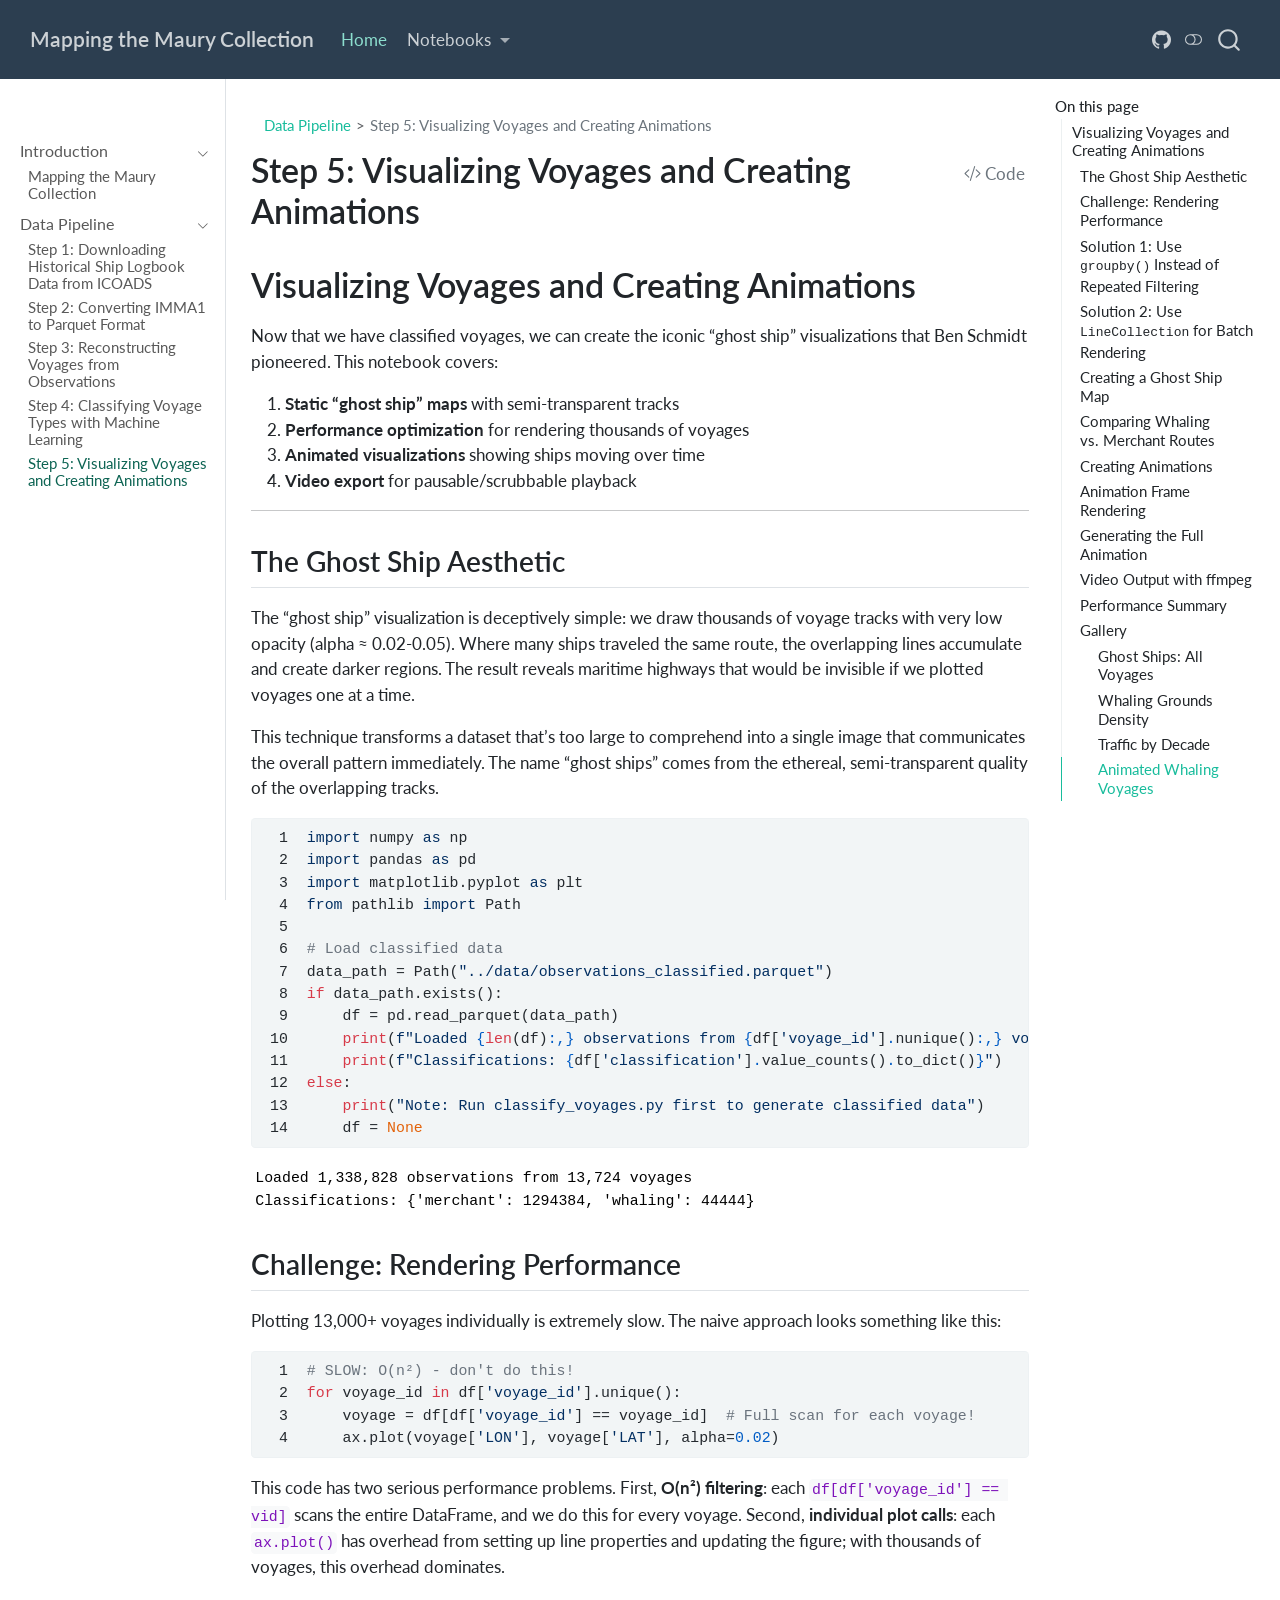
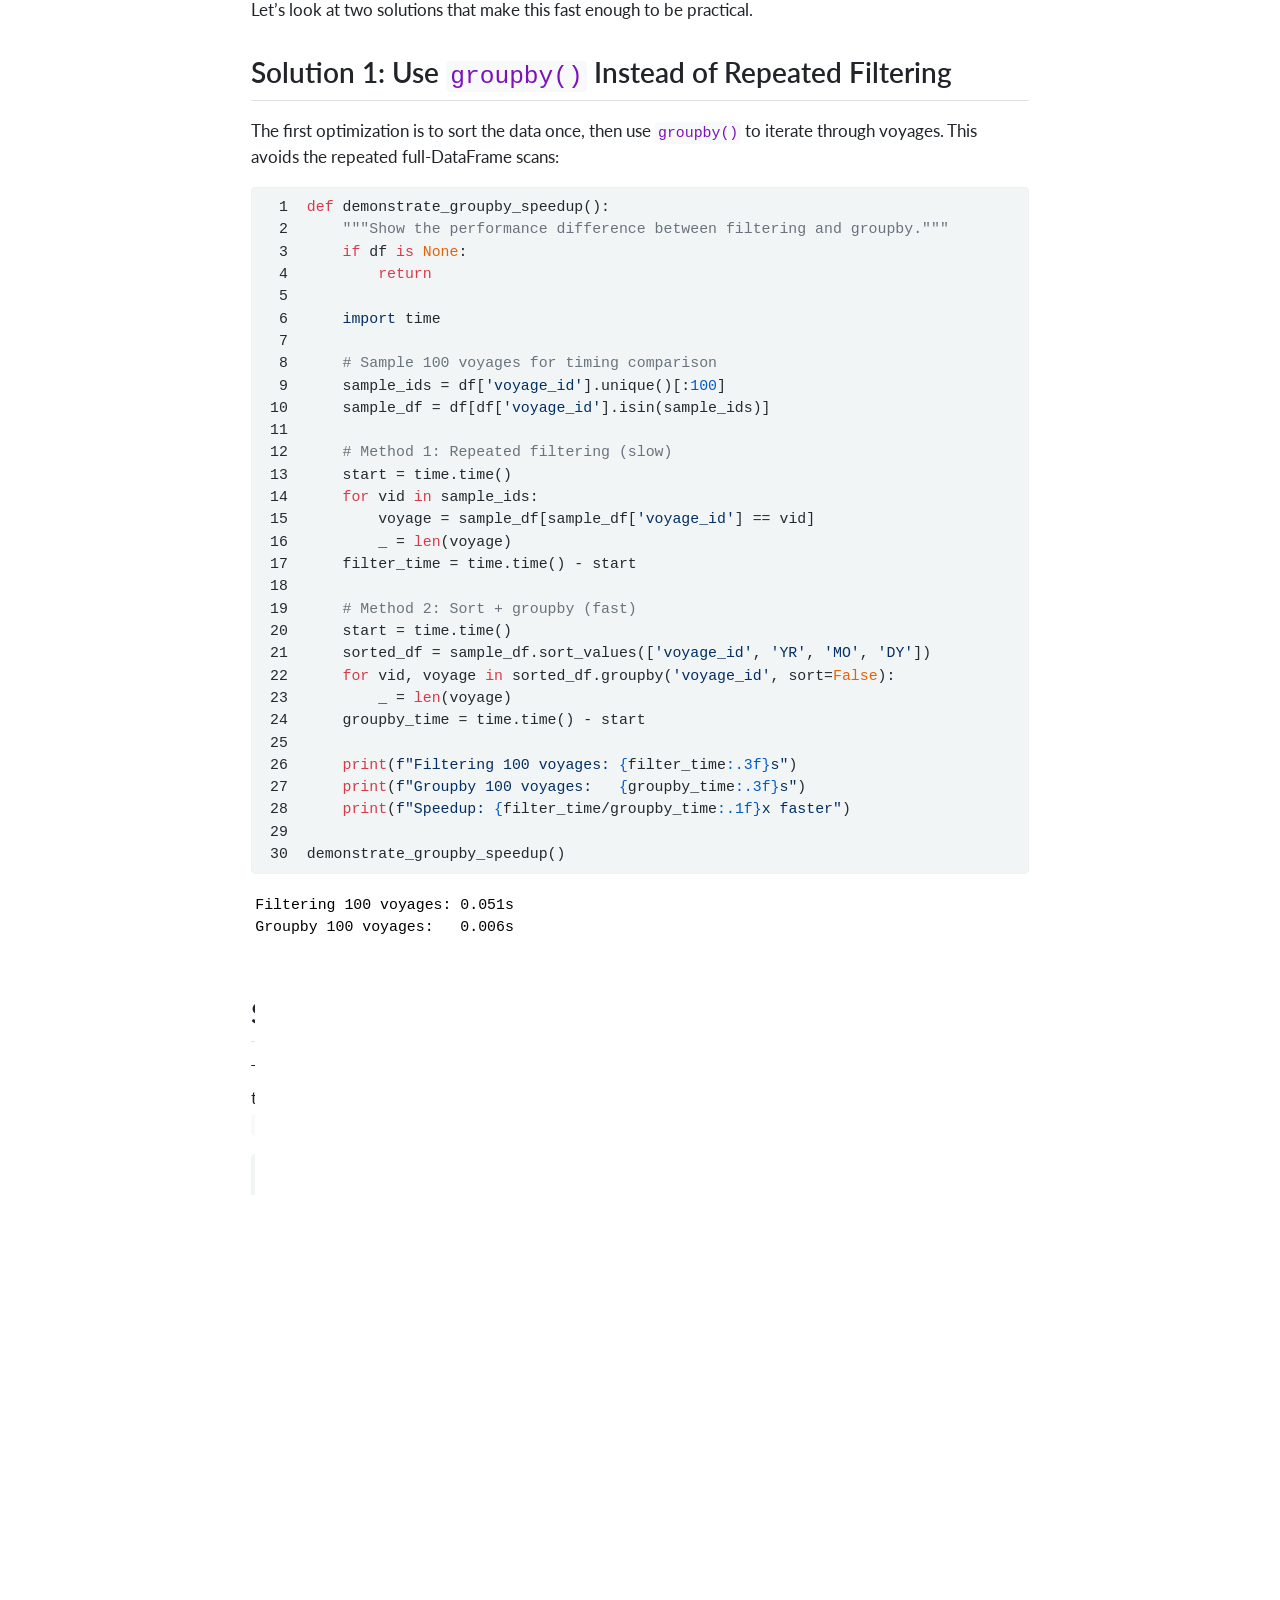
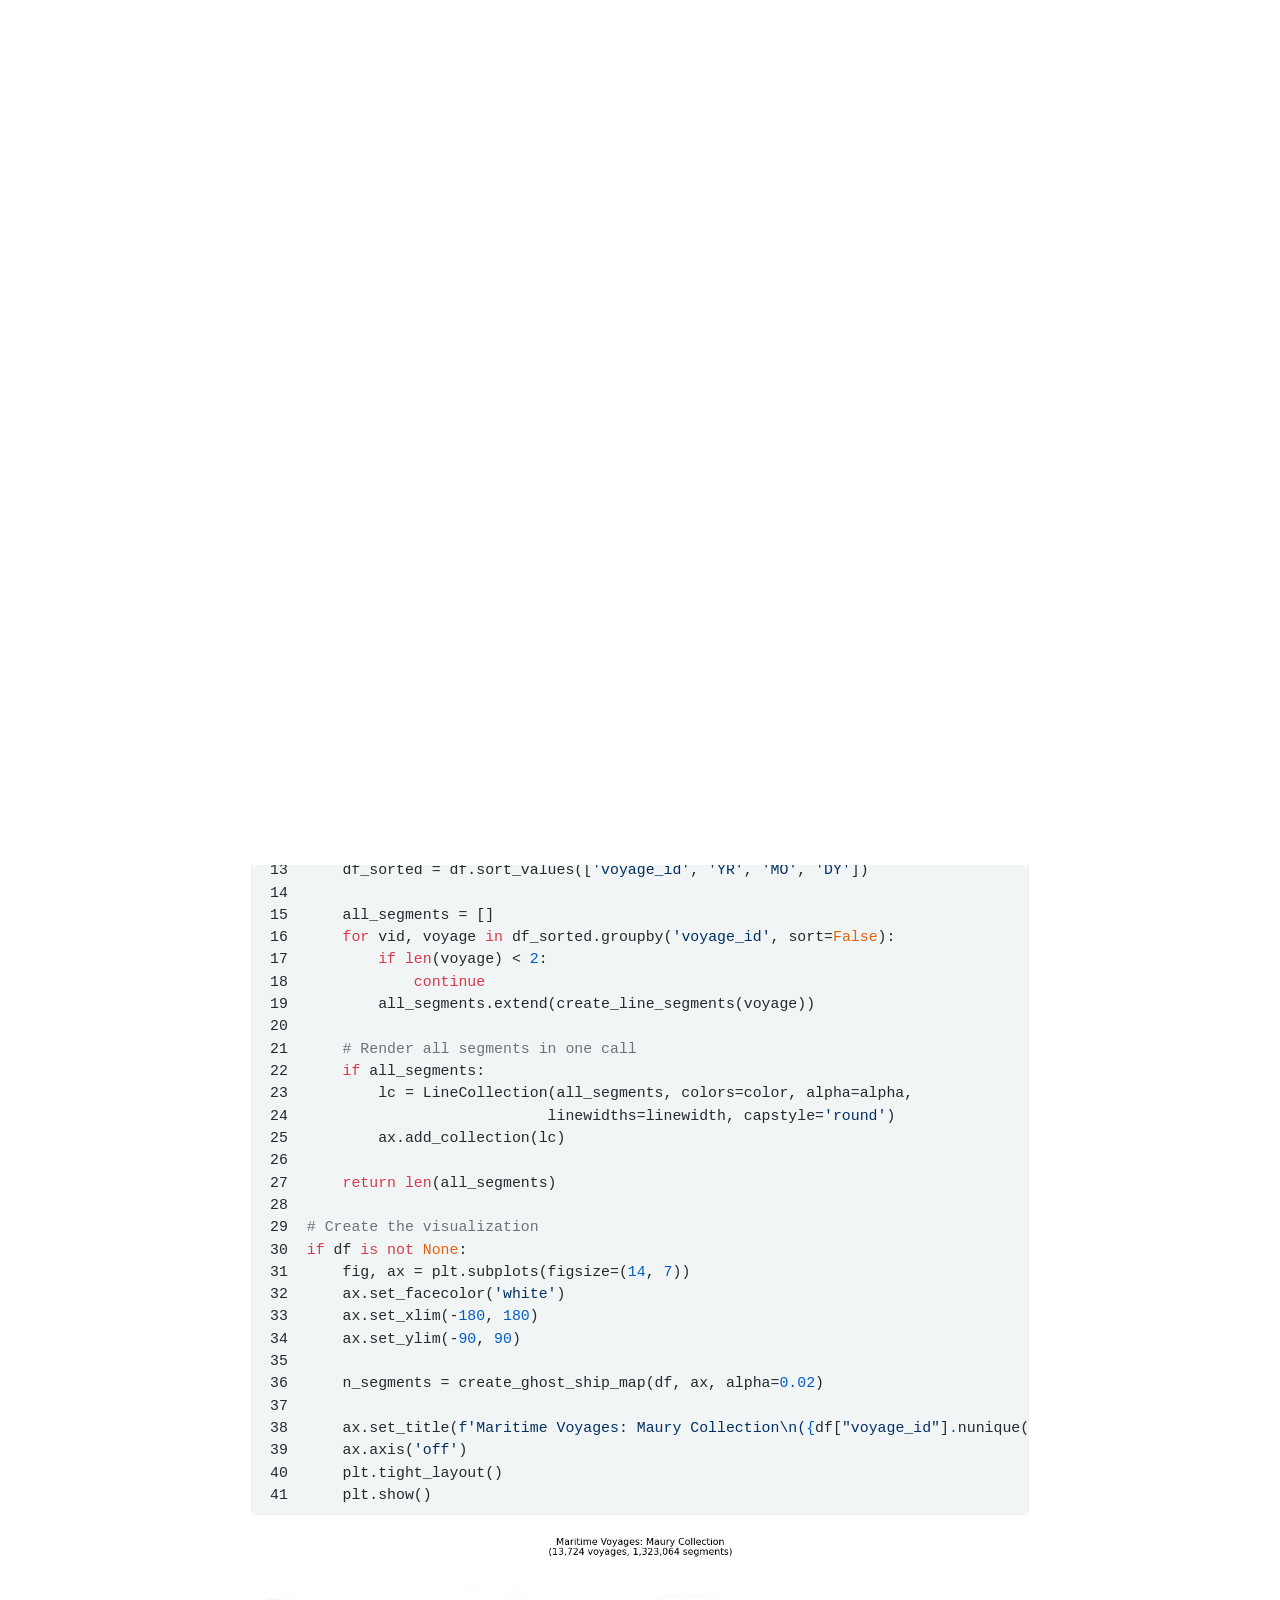
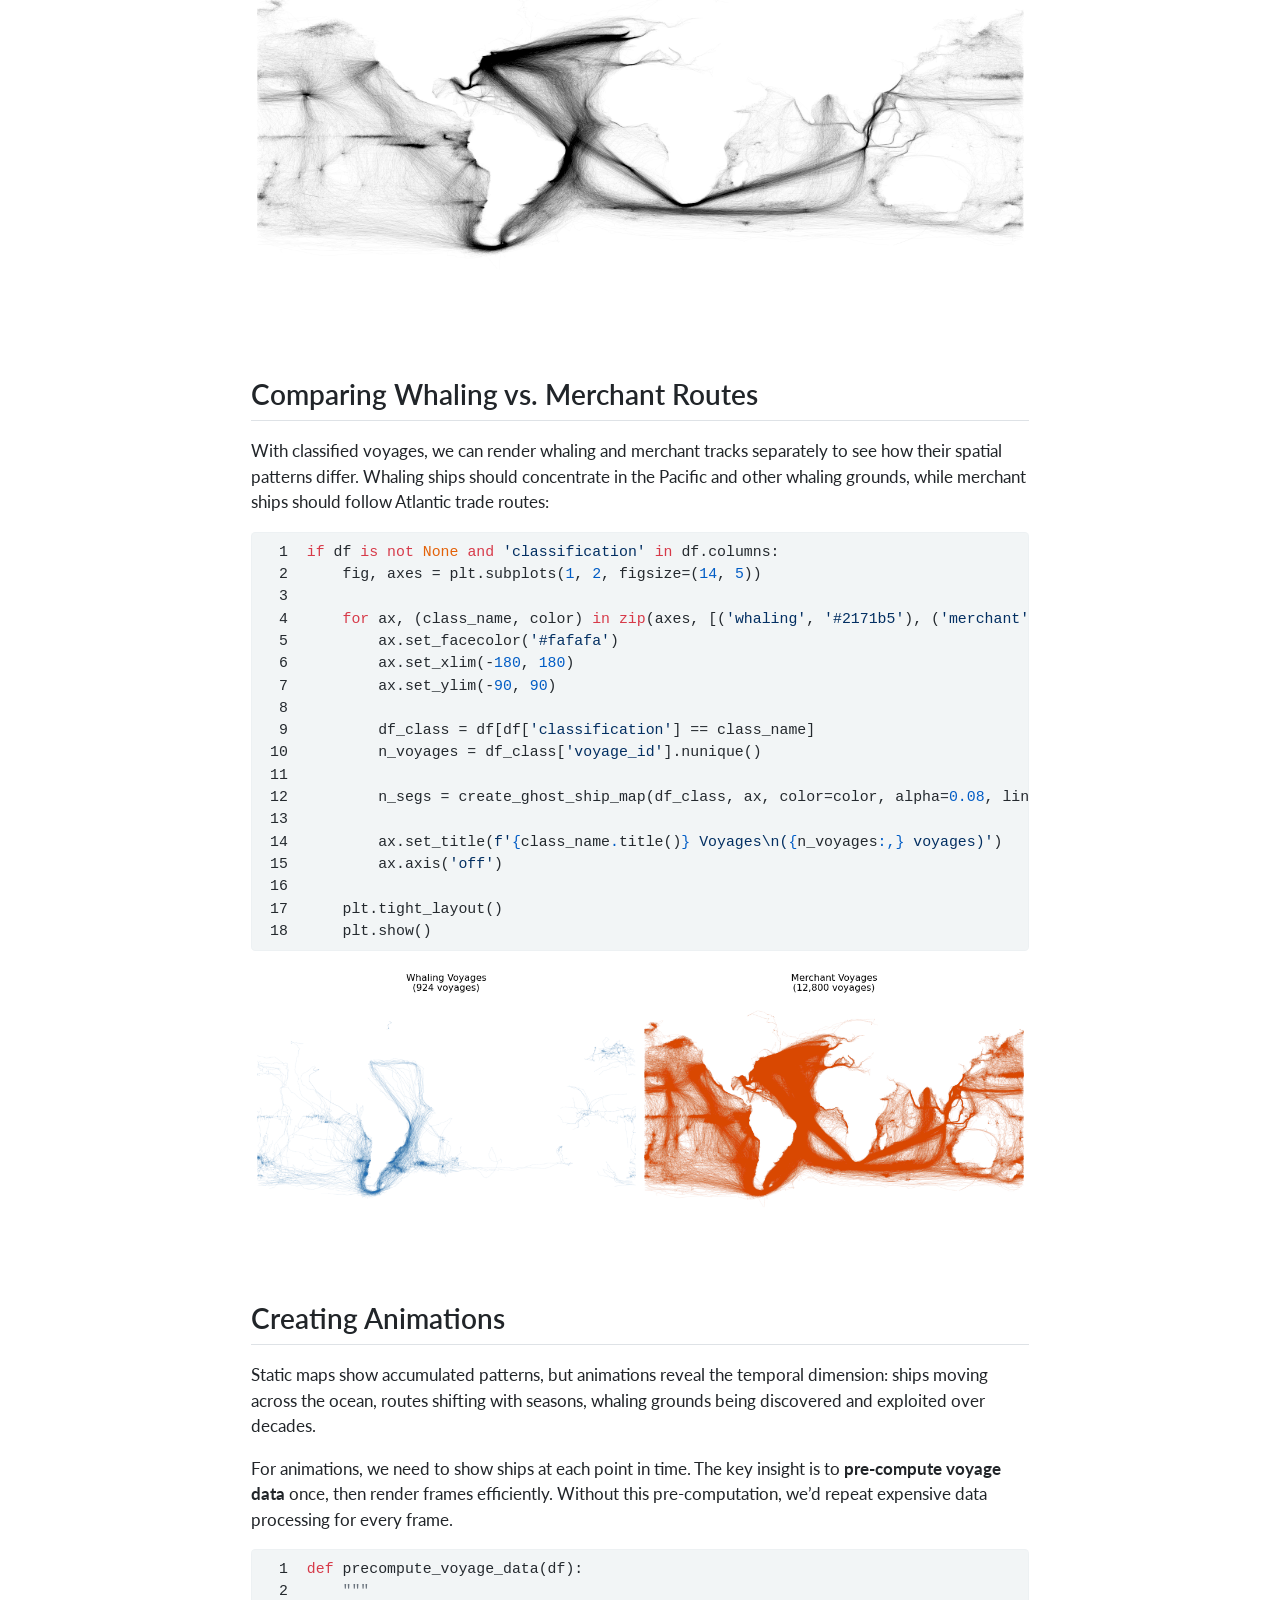
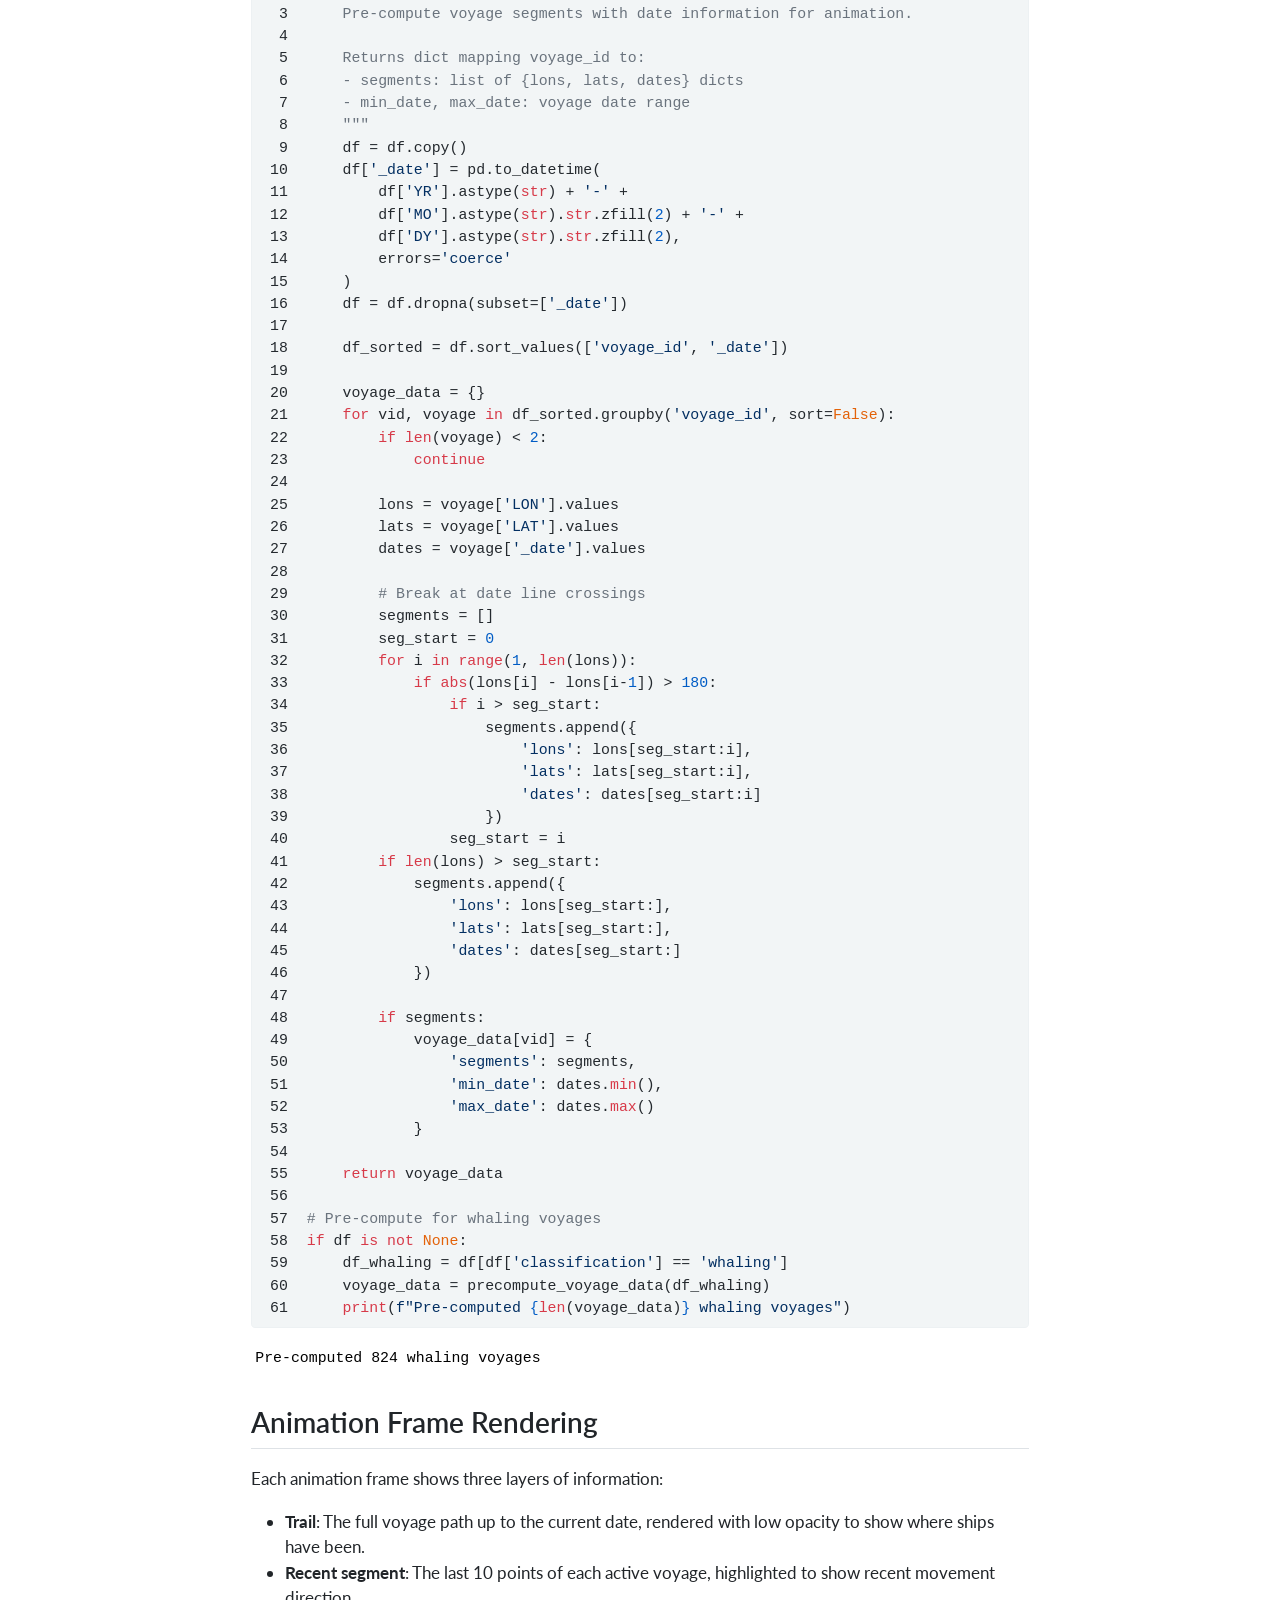
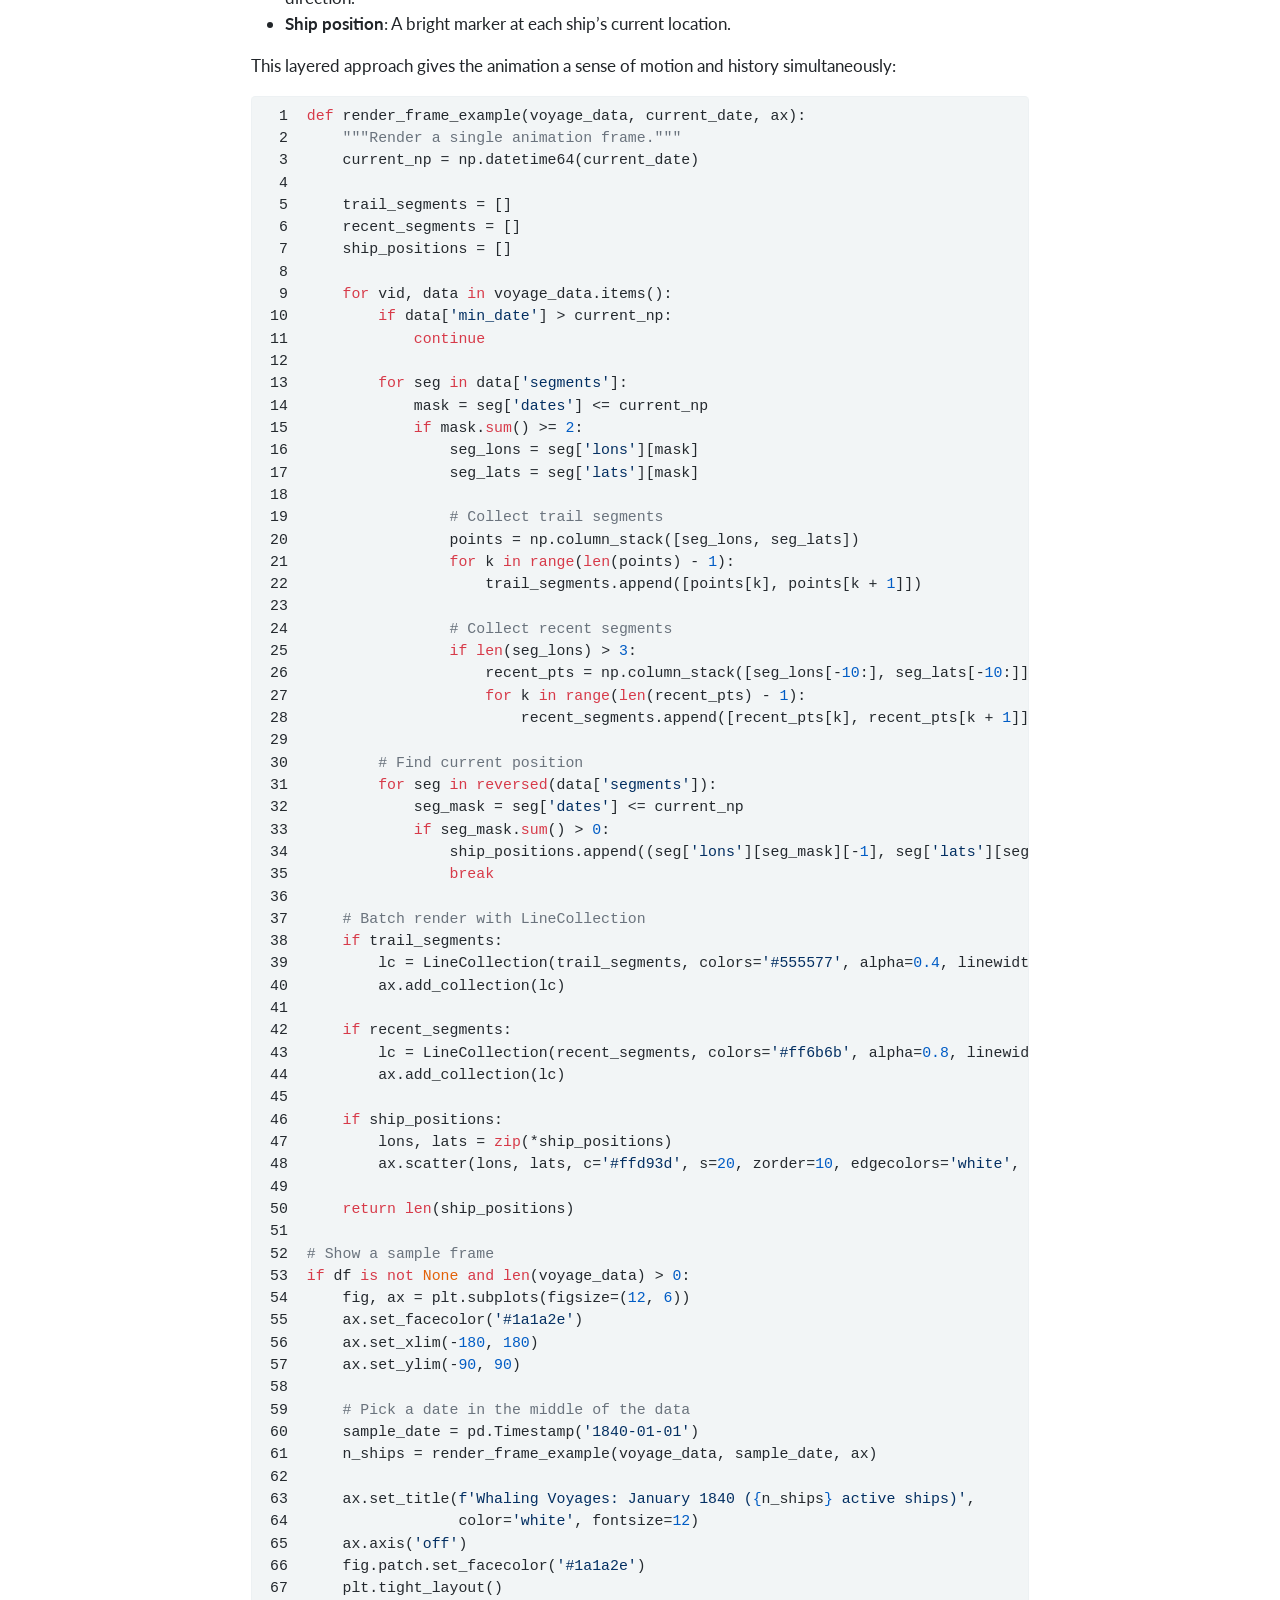
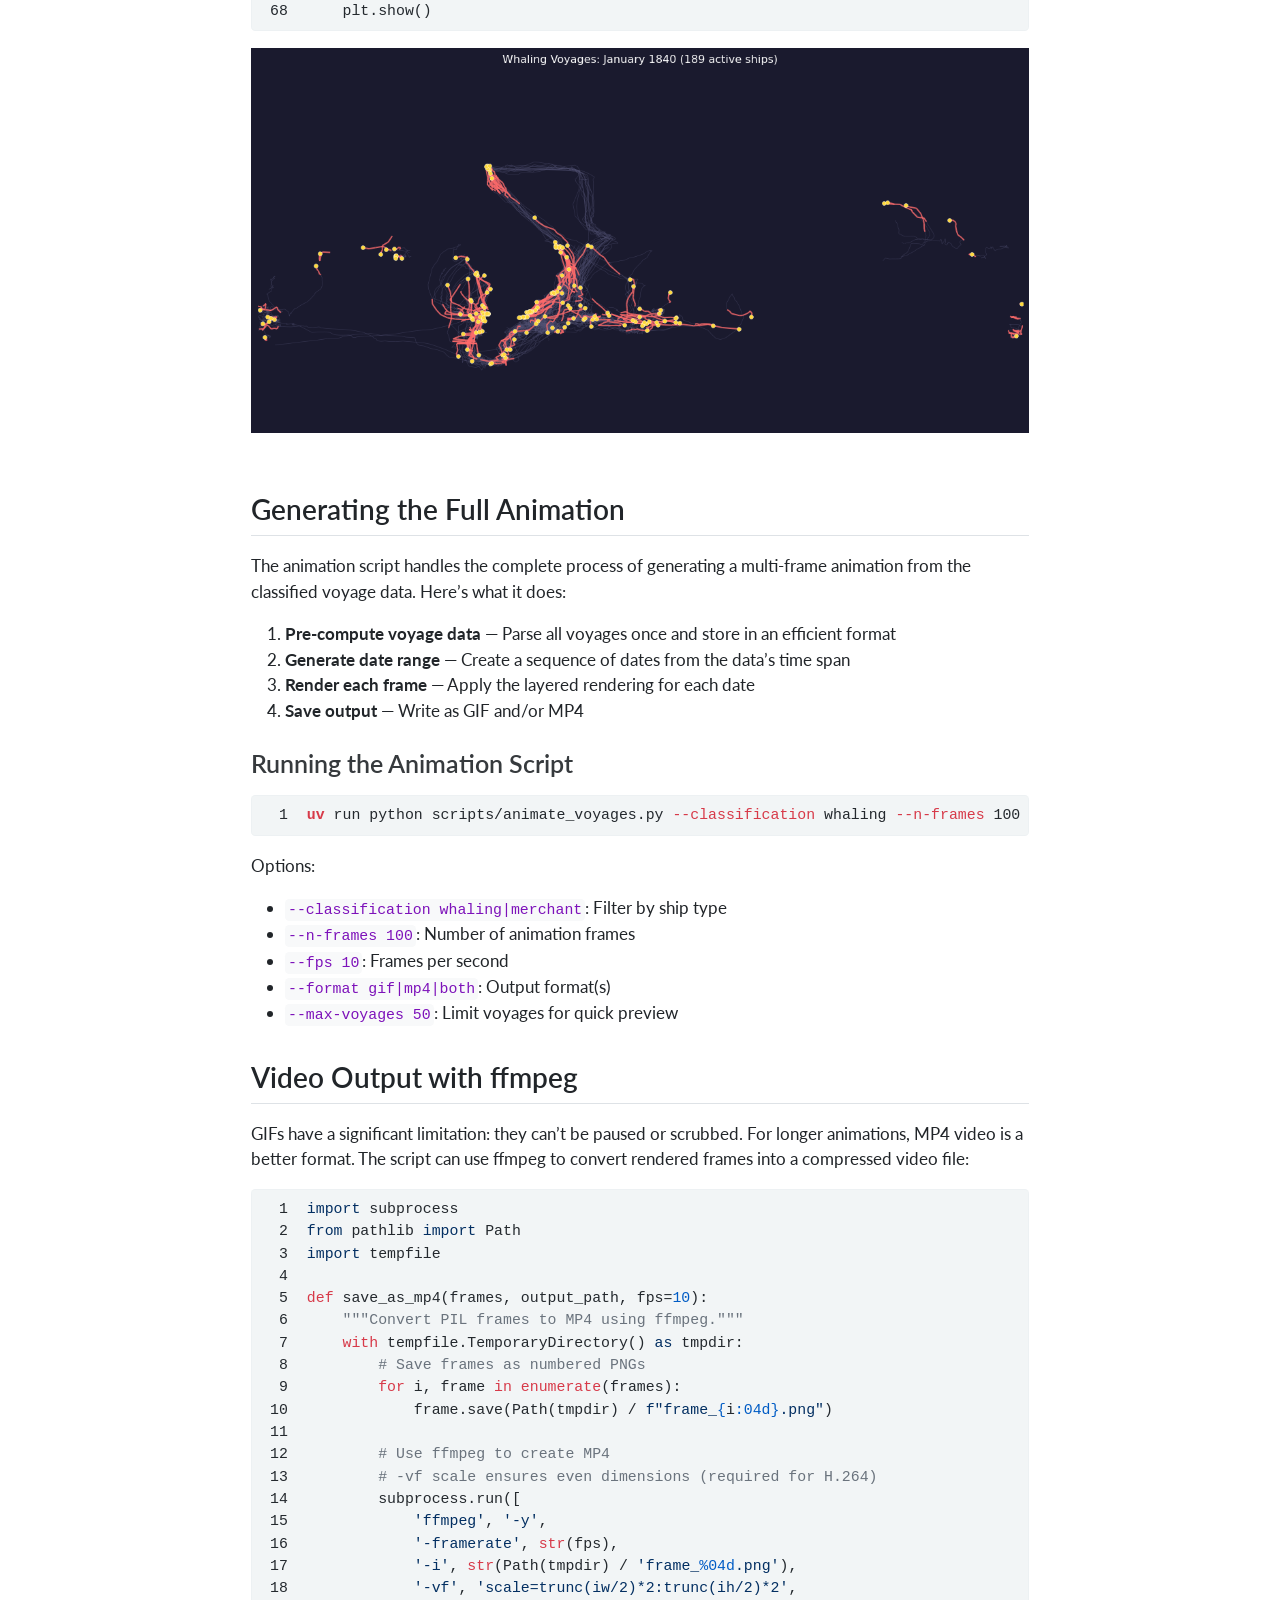
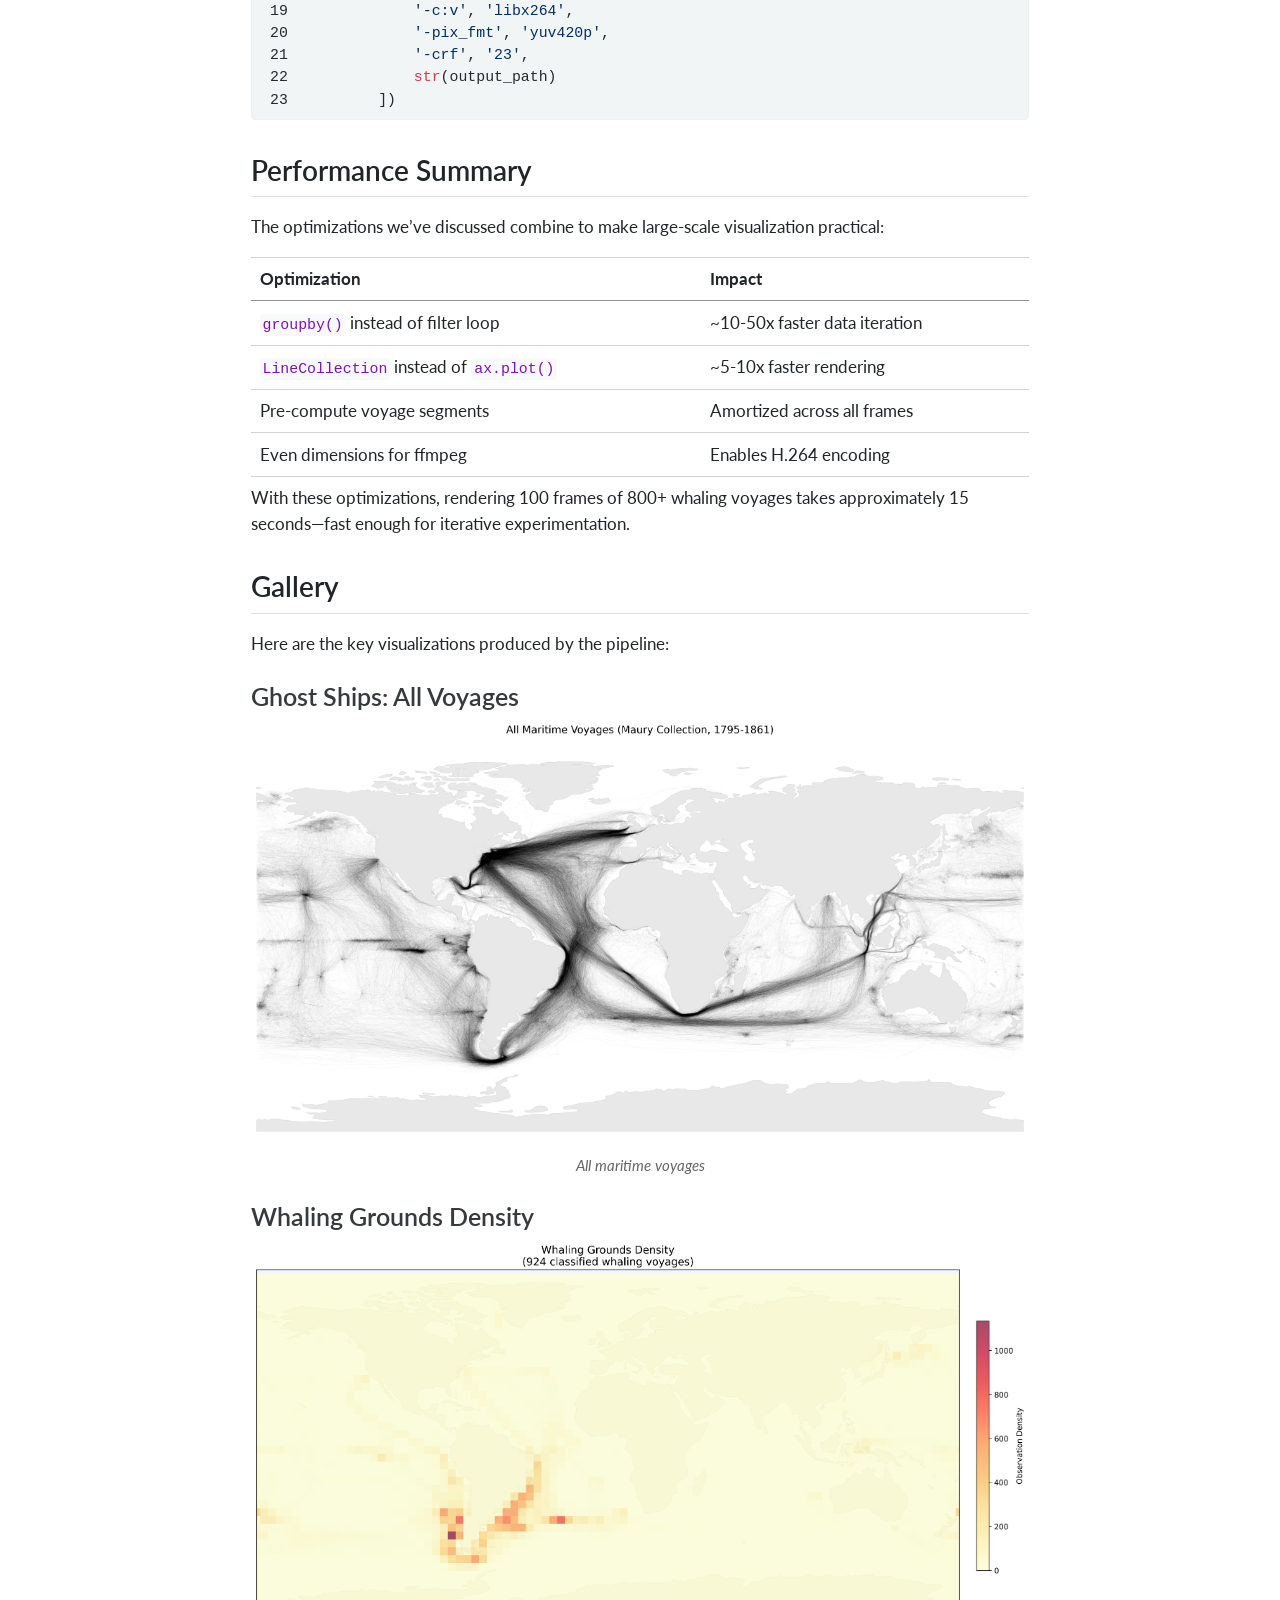
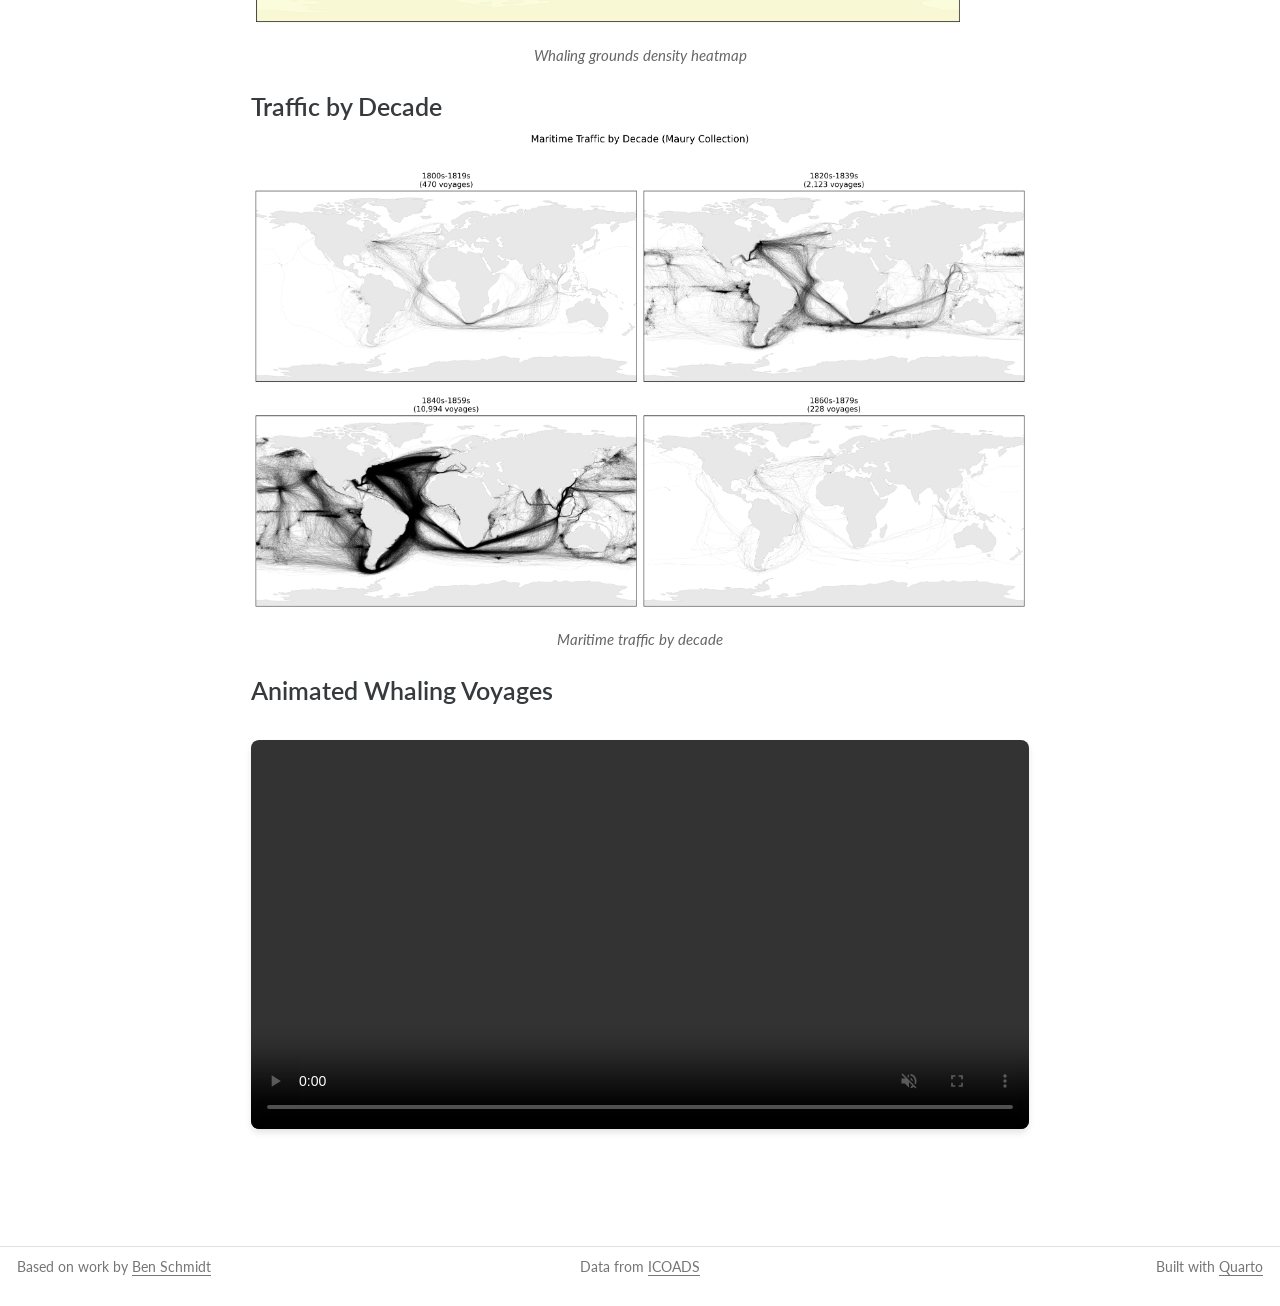
<file: notebooks/05_visualize_voyages.html>
<!DOCTYPE html>
<html xmlns="http://www.w3.org/1999/xhtml" lang="en" xml:lang="en"><head>

<meta charset="utf-8">
<meta name="generator" content="quarto-1.7.29">

<meta name="viewport" content="width=device-width, initial-scale=1.0, user-scalable=yes">


<title>Step 5: Visualizing Voyages and Creating Animations – Mapping the Maury Collection</title>
<style>
code{white-space: pre-wrap;}
span.smallcaps{font-variant: small-caps;}
div.columns{display: flex; gap: min(4vw, 1.5em);}
div.column{flex: auto; overflow-x: auto;}
div.hanging-indent{margin-left: 1.5em; text-indent: -1.5em;}
ul.task-list{list-style: none;}
ul.task-list li input[type="checkbox"] {
  width: 0.8em;
  margin: 0 0.8em 0.2em -1em; /* quarto-specific, see https://github.com/quarto-dev/quarto-cli/issues/4556 */ 
  vertical-align: middle;
}
/* CSS for syntax highlighting */
html { -webkit-text-size-adjust: 100%; }
pre > code.sourceCode { white-space: pre; position: relative; }
pre > code.sourceCode > span { display: inline-block; line-height: 1.25; }
pre > code.sourceCode > span:empty { height: 1.2em; }
.sourceCode { overflow: visible; }
code.sourceCode > span { color: inherit; text-decoration: inherit; }
div.sourceCode { margin: 1em 0; }
pre.sourceCode { margin: 0; }
@media screen {
div.sourceCode { overflow: auto; }
}
@media print {
pre > code.sourceCode { white-space: pre-wrap; }
pre > code.sourceCode > span { text-indent: -5em; padding-left: 5em; }
}
pre.numberSource code
  { counter-reset: source-line 0; }
pre.numberSource code > span
  { position: relative; left: -4em; counter-increment: source-line; }
pre.numberSource code > span > a:first-child::before
  { content: counter(source-line);
    position: relative; left: -1em; text-align: right; vertical-align: baseline;
    border: none; display: inline-block;
    -webkit-touch-callout: none; -webkit-user-select: none;
    -khtml-user-select: none; -moz-user-select: none;
    -ms-user-select: none; user-select: none;
    padding: 0 4px; width: 4em;
  }
pre.numberSource { margin-left: 3em;  padding-left: 4px; }
div.sourceCode
  {   }
@media screen {
pre > code.sourceCode > span > a:first-child::before { text-decoration: underline; }
}
</style>


<script src="../site_libs/quarto-nav/quarto-nav.js"></script>
<script src="../site_libs/quarto-nav/headroom.min.js"></script>
<script src="../site_libs/clipboard/clipboard.min.js"></script>
<script src="../site_libs/quarto-search/autocomplete.umd.js"></script>
<script src="../site_libs/quarto-search/fuse.min.js"></script>
<script src="../site_libs/quarto-search/quarto-search.js"></script>
<meta name="quarto:offset" content="../">
<script src="../site_libs/quarto-html/quarto.js" type="module"></script>
<script src="../site_libs/quarto-html/tabsets/tabsets.js" type="module"></script>
<script src="../site_libs/quarto-html/popper.min.js"></script>
<script src="../site_libs/quarto-html/tippy.umd.min.js"></script>
<script src="../site_libs/quarto-html/anchor.min.js"></script>
<link href="../site_libs/quarto-html/tippy.css" rel="stylesheet">
<link href="../site_libs/quarto-html/quarto-syntax-highlighting-bcbce66894bfa8e7e94e40e0186b9bb8.css" rel="stylesheet" class="quarto-color-scheme" id="quarto-text-highlighting-styles">
<link href="../site_libs/quarto-html/quarto-syntax-highlighting-dark-4e7a6ecc11b04d2331dcee725084a9de.css" rel="stylesheet" class="quarto-color-scheme quarto-color-alternate" id="quarto-text-highlighting-styles">
<link href="../site_libs/quarto-html/quarto-syntax-highlighting-bcbce66894bfa8e7e94e40e0186b9bb8.css" rel="stylesheet" class="quarto-color-scheme-extra" id="quarto-text-highlighting-styles">
<script src="../site_libs/bootstrap/bootstrap.min.js"></script>
<link href="../site_libs/bootstrap/bootstrap-icons.css" rel="stylesheet">
<link href="../site_libs/bootstrap/bootstrap-3a2f3671387184ead6911a8887545cfe.min.css" rel="stylesheet" append-hash="true" class="quarto-color-scheme" id="quarto-bootstrap" data-mode="light">
<link href="../site_libs/bootstrap/bootstrap-dark-a3474c4e671de74f2cc29ca289497754.min.css" rel="stylesheet" append-hash="true" class="quarto-color-scheme quarto-color-alternate" id="quarto-bootstrap" data-mode="dark">
<link href="../site_libs/bootstrap/bootstrap-3a2f3671387184ead6911a8887545cfe.min.css" rel="stylesheet" append-hash="true" class="quarto-color-scheme-extra" id="quarto-bootstrap" data-mode="light">
<script id="quarto-search-options" type="application/json">{
  "location": "navbar",
  "copy-button": false,
  "collapse-after": 3,
  "panel-placement": "end",
  "type": "overlay",
  "limit": 50,
  "keyboard-shortcut": [
    "f",
    "/",
    "s"
  ],
  "show-item-context": false,
  "language": {
    "search-no-results-text": "No results",
    "search-matching-documents-text": "matching documents",
    "search-copy-link-title": "Copy link to search",
    "search-hide-matches-text": "Hide additional matches",
    "search-more-match-text": "more match in this document",
    "search-more-matches-text": "more matches in this document",
    "search-clear-button-title": "Clear",
    "search-text-placeholder": "",
    "search-detached-cancel-button-title": "Cancel",
    "search-submit-button-title": "Submit",
    "search-label": "Search"
  }
}</script>


<link rel="stylesheet" href="../styles.css">
</head>

<body class="nav-sidebar docked nav-fixed quarto-light"><script id="quarto-html-before-body" type="application/javascript">
    const toggleBodyColorMode = (bsSheetEl) => {
      const mode = bsSheetEl.getAttribute("data-mode");
      const bodyEl = window.document.querySelector("body");
      if (mode === "dark") {
        bodyEl.classList.add("quarto-dark");
        bodyEl.classList.remove("quarto-light");
      } else {
        bodyEl.classList.add("quarto-light");
        bodyEl.classList.remove("quarto-dark");
      }
    }
    const toggleBodyColorPrimary = () => {
      const bsSheetEl = window.document.querySelector("link#quarto-bootstrap:not([rel=disabled-stylesheet])");
      if (bsSheetEl) {
        toggleBodyColorMode(bsSheetEl);
      }
    }
    const setColorSchemeToggle = (alternate) => {
      const toggles = window.document.querySelectorAll('.quarto-color-scheme-toggle');
      for (let i=0; i < toggles.length; i++) {
        const toggle = toggles[i];
        if (toggle) {
          if (alternate) {
            toggle.classList.add("alternate");
          } else {
            toggle.classList.remove("alternate");
          }
        }
      }
    };
    const toggleColorMode = (alternate) => {
      // Switch the stylesheets
      const primaryStylesheets = window.document.querySelectorAll('link.quarto-color-scheme:not(.quarto-color-alternate)');
      const alternateStylesheets = window.document.querySelectorAll('link.quarto-color-scheme.quarto-color-alternate');
      manageTransitions('#quarto-margin-sidebar .nav-link', false);
      if (alternate) {
        // note: dark is layered on light, we don't disable primary!
        enableStylesheet(alternateStylesheets);
        for (const sheetNode of alternateStylesheets) {
          if (sheetNode.id === "quarto-bootstrap") {
            toggleBodyColorMode(sheetNode);
          }
        }
      } else {
        disableStylesheet(alternateStylesheets);
        enableStylesheet(primaryStylesheets)
        toggleBodyColorPrimary();
      }
      manageTransitions('#quarto-margin-sidebar .nav-link', true);
      // Switch the toggles
      setColorSchemeToggle(alternate)
      // Hack to workaround the fact that safari doesn't
      // properly recolor the scrollbar when toggling (#1455)
      if (navigator.userAgent.indexOf('Safari') > 0 && navigator.userAgent.indexOf('Chrome') == -1) {
        manageTransitions("body", false);
        window.scrollTo(0, 1);
        setTimeout(() => {
          window.scrollTo(0, 0);
          manageTransitions("body", true);
        }, 40);
      }
    }
    const disableStylesheet = (stylesheets) => {
      for (let i=0; i < stylesheets.length; i++) {
        const stylesheet = stylesheets[i];
        stylesheet.rel = 'disabled-stylesheet';
      }
    }
    const enableStylesheet = (stylesheets) => {
      for (let i=0; i < stylesheets.length; i++) {
        const stylesheet = stylesheets[i];
        if(stylesheet.rel !== 'stylesheet') { // for Chrome, which will still FOUC without this check
          stylesheet.rel = 'stylesheet';
        }
      }
    }
    const manageTransitions = (selector, allowTransitions) => {
      const els = window.document.querySelectorAll(selector);
      for (let i=0; i < els.length; i++) {
        const el = els[i];
        if (allowTransitions) {
          el.classList.remove('notransition');
        } else {
          el.classList.add('notransition');
        }
      }
    }
    const isFileUrl = () => {
      return window.location.protocol === 'file:';
    }
    const hasAlternateSentinel = () => {
      let styleSentinel = getColorSchemeSentinel();
      if (styleSentinel !== null) {
        return styleSentinel === "alternate";
      } else {
        return false;
      }
    }
    const setStyleSentinel = (alternate) => {
      const value = alternate ? "alternate" : "default";
      if (!isFileUrl()) {
        window.localStorage.setItem("quarto-color-scheme", value);
      } else {
        localAlternateSentinel = value;
      }
    }
    const getColorSchemeSentinel = () => {
      if (!isFileUrl()) {
        const storageValue = window.localStorage.getItem("quarto-color-scheme");
        return storageValue != null ? storageValue : localAlternateSentinel;
      } else {
        return localAlternateSentinel;
      }
    }
    const toggleGiscusIfUsed = (isAlternate, darkModeDefault) => {
      const baseTheme = document.querySelector('#giscus-base-theme')?.value ?? 'light';
      const alternateTheme = document.querySelector('#giscus-alt-theme')?.value ?? 'dark';
      let newTheme = '';
      if(authorPrefersDark) {
        newTheme = isAlternate ? baseTheme : alternateTheme;
      } else {
        newTheme = isAlternate ? alternateTheme : baseTheme;
      }
      const changeGiscusTheme = () => {
        // From: https://github.com/giscus/giscus/issues/336
        const sendMessage = (message) => {
          const iframe = document.querySelector('iframe.giscus-frame');
          if (!iframe) return;
          iframe.contentWindow.postMessage({ giscus: message }, 'https://giscus.app');
        }
        sendMessage({
          setConfig: {
            theme: newTheme
          }
        });
      }
      const isGiscussLoaded = window.document.querySelector('iframe.giscus-frame') !== null;
      if (isGiscussLoaded) {
        changeGiscusTheme();
      }
    };
    const authorPrefersDark = false;
    const darkModeDefault = authorPrefersDark;
      document.querySelector('link#quarto-text-highlighting-styles.quarto-color-scheme-extra').rel = 'disabled-stylesheet';
      document.querySelector('link#quarto-bootstrap.quarto-color-scheme-extra').rel = 'disabled-stylesheet';
    let localAlternateSentinel = darkModeDefault ? 'alternate' : 'default';
    // Dark / light mode switch
    window.quartoToggleColorScheme = () => {
      // Read the current dark / light value
      let toAlternate = !hasAlternateSentinel();
      toggleColorMode(toAlternate);
      setStyleSentinel(toAlternate);
      toggleGiscusIfUsed(toAlternate, darkModeDefault);
    };
    // Switch to dark mode if need be
    if (hasAlternateSentinel()) {
      toggleColorMode(true);
    } else {
      toggleColorMode(false);
    }
  </script>

<div id="quarto-search-results"></div>
  <header id="quarto-header" class="headroom fixed-top">
    <nav class="navbar navbar-expand-lg " data-bs-theme="dark">
      <div class="navbar-container container-fluid">
      <div class="navbar-brand-container mx-auto">
    <a class="navbar-brand" href="../index.html">
    <span class="navbar-title">Mapping the Maury Collection</span>
    </a>
  </div>
            <div id="quarto-search" class="" title="Search"></div>
          <button class="navbar-toggler" type="button" data-bs-toggle="collapse" data-bs-target="#navbarCollapse" aria-controls="navbarCollapse" role="menu" aria-expanded="false" aria-label="Toggle navigation" onclick="if (window.quartoToggleHeadroom) { window.quartoToggleHeadroom(); }">
  <span class="navbar-toggler-icon"></span>
</button>
          <div class="collapse navbar-collapse" id="navbarCollapse">
            <ul class="navbar-nav navbar-nav-scroll me-auto">
  <li class="nav-item">
    <a class="nav-link active" href="../index.html" aria-current="page"> 
<span class="menu-text">Home</span></a>
  </li>  
  <li class="nav-item dropdown ">
    <a class="nav-link dropdown-toggle" href="#" id="nav-menu-notebooks" role="link" data-bs-toggle="dropdown" aria-expanded="false">
 <span class="menu-text">Notebooks</span>
    </a>
    <ul class="dropdown-menu" aria-labelledby="nav-menu-notebooks">    
        <li>
    <a class="dropdown-item" href="../notebooks/01_download_icoads.html">
 <span class="dropdown-text">1. Download ICOADS Data</span></a>
  </li>  
        <li>
    <a class="dropdown-item" href="../notebooks/02_imma_to_parquet.html">
 <span class="dropdown-text">2. Parse IMMA Format</span></a>
  </li>  
        <li>
    <a class="dropdown-item" href="../notebooks/03_reconstruct_voyages.html">
 <span class="dropdown-text">3. Reconstruct Voyages</span></a>
  </li>  
        <li>
    <a class="dropdown-item" href="../notebooks/04_classify_voyages.html">
 <span class="dropdown-text">4. Classify Voyages</span></a>
  </li>  
        <li>
    <a class="dropdown-item" href="../notebooks/05_visualize_voyages.html">
 <span class="dropdown-text">5. Visualize Results</span></a>
  </li>  
    </ul>
  </li>
</ul>
            <ul class="navbar-nav navbar-nav-scroll ms-auto">
  <li class="nav-item compact">
    <a class="nav-link" href="https://github.com/DigitalHistory/maury-notebooks"> <i class="bi bi-github" role="img" aria-label="GitHub">
</i> 
<span class="menu-text"></span></a>
  </li>  
</ul>
          </div> <!-- /navcollapse -->
            <div class="quarto-navbar-tools">
  <a href="" class="quarto-color-scheme-toggle quarto-navigation-tool  px-1" onclick="window.quartoToggleColorScheme(); return false;" title="Toggle dark mode"><i class="bi"></i></a>
</div>
      </div> <!-- /container-fluid -->
    </nav>
  <nav class="quarto-secondary-nav">
    <div class="container-fluid d-flex">
      <button type="button" class="quarto-btn-toggle btn" data-bs-toggle="collapse" role="button" data-bs-target=".quarto-sidebar-collapse-item" aria-controls="quarto-sidebar" aria-expanded="false" aria-label="Toggle sidebar navigation" onclick="if (window.quartoToggleHeadroom) { window.quartoToggleHeadroom(); }">
        <i class="bi bi-layout-text-sidebar-reverse"></i>
      </button>
        <nav class="quarto-page-breadcrumbs" aria-label="breadcrumb"><ol class="breadcrumb"><li class="breadcrumb-item"><a href="../notebooks/01_download_icoads.html">Data Pipeline</a></li><li class="breadcrumb-item"><a href="../notebooks/05_visualize_voyages.html">Step 5: Visualizing Voyages and Creating Animations</a></li></ol></nav>
        <a class="flex-grow-1" role="navigation" data-bs-toggle="collapse" data-bs-target=".quarto-sidebar-collapse-item" aria-controls="quarto-sidebar" aria-expanded="false" aria-label="Toggle sidebar navigation" onclick="if (window.quartoToggleHeadroom) { window.quartoToggleHeadroom(); }">      
        </a>
      <button type="button" class="btn quarto-search-button" aria-label="Search" onclick="window.quartoOpenSearch();">
        <i class="bi bi-search"></i>
      </button>
    </div>
  </nav>
</header>
<!-- content -->
<div id="quarto-content" class="quarto-container page-columns page-rows-contents page-layout-article page-navbar">
<!-- sidebar -->
  <nav id="quarto-sidebar" class="sidebar collapse collapse-horizontal quarto-sidebar-collapse-item sidebar-navigation docked overflow-auto">
        <div class="mt-2 flex-shrink-0 align-items-center">
        <div class="sidebar-search">
        <div id="quarto-search" class="" title="Search"></div>
        </div>
        </div>
    <div class="sidebar-menu-container"> 
    <ul class="list-unstyled mt-1">
        <li class="sidebar-item sidebar-item-section">
      <div class="sidebar-item-container"> 
            <a class="sidebar-item-text sidebar-link text-start" data-bs-toggle="collapse" data-bs-target="#quarto-sidebar-section-1" role="navigation" aria-expanded="true">
 <span class="menu-text">Introduction</span></a>
          <a class="sidebar-item-toggle text-start" data-bs-toggle="collapse" data-bs-target="#quarto-sidebar-section-1" role="navigation" aria-expanded="true" aria-label="Toggle section">
            <i class="bi bi-chevron-right ms-2"></i>
          </a> 
      </div>
      <ul id="quarto-sidebar-section-1" class="collapse list-unstyled sidebar-section depth1 show">  
          <li class="sidebar-item">
  <div class="sidebar-item-container"> 
  <a href="../index.html" class="sidebar-item-text sidebar-link">
 <span class="menu-text">Mapping the Maury Collection</span></a>
  </div>
</li>
      </ul>
  </li>
        <li class="sidebar-item sidebar-item-section">
      <div class="sidebar-item-container"> 
            <a class="sidebar-item-text sidebar-link text-start" data-bs-toggle="collapse" data-bs-target="#quarto-sidebar-section-2" role="navigation" aria-expanded="true">
 <span class="menu-text">Data Pipeline</span></a>
          <a class="sidebar-item-toggle text-start" data-bs-toggle="collapse" data-bs-target="#quarto-sidebar-section-2" role="navigation" aria-expanded="true" aria-label="Toggle section">
            <i class="bi bi-chevron-right ms-2"></i>
          </a> 
      </div>
      <ul id="quarto-sidebar-section-2" class="collapse list-unstyled sidebar-section depth1 show">  
          <li class="sidebar-item">
  <div class="sidebar-item-container"> 
  <a href="../notebooks/01_download_icoads.html" class="sidebar-item-text sidebar-link">
 <span class="menu-text">Step 1: Downloading Historical Ship Logbook Data from ICOADS</span></a>
  </div>
</li>
          <li class="sidebar-item">
  <div class="sidebar-item-container"> 
  <a href="../notebooks/02_imma_to_parquet.html" class="sidebar-item-text sidebar-link">
 <span class="menu-text">Step 2: Converting IMMA1 to Parquet Format</span></a>
  </div>
</li>
          <li class="sidebar-item">
  <div class="sidebar-item-container"> 
  <a href="../notebooks/03_reconstruct_voyages.html" class="sidebar-item-text sidebar-link">
 <span class="menu-text">Step 3: Reconstructing Voyages from Observations</span></a>
  </div>
</li>
          <li class="sidebar-item">
  <div class="sidebar-item-container"> 
  <a href="../notebooks/04_classify_voyages.html" class="sidebar-item-text sidebar-link">
 <span class="menu-text">Step 4: Classifying Voyage Types with Machine Learning</span></a>
  </div>
</li>
          <li class="sidebar-item">
  <div class="sidebar-item-container"> 
  <a href="../notebooks/05_visualize_voyages.html" class="sidebar-item-text sidebar-link active">
 <span class="menu-text">Step 5: Visualizing Voyages and Creating Animations</span></a>
  </div>
</li>
      </ul>
  </li>
    </ul>
    </div>
</nav>
<div id="quarto-sidebar-glass" class="quarto-sidebar-collapse-item" data-bs-toggle="collapse" data-bs-target=".quarto-sidebar-collapse-item"></div>
<!-- margin-sidebar -->
    <div id="quarto-margin-sidebar" class="sidebar margin-sidebar">
        <nav id="TOC" role="doc-toc" class="toc-active">
    <h2 id="toc-title">On this page</h2>
   
  <ul>
  <li><a href="#visualizing-voyages-and-creating-animations" id="toc-visualizing-voyages-and-creating-animations" class="nav-link active" data-scroll-target="#visualizing-voyages-and-creating-animations">Visualizing Voyages and Creating Animations</a>
  <ul class="collapse">
  <li><a href="#the-ghost-ship-aesthetic" id="toc-the-ghost-ship-aesthetic" class="nav-link" data-scroll-target="#the-ghost-ship-aesthetic">The Ghost Ship Aesthetic</a></li>
  <li><a href="#challenge-rendering-performance" id="toc-challenge-rendering-performance" class="nav-link" data-scroll-target="#challenge-rendering-performance">Challenge: Rendering Performance</a></li>
  <li><a href="#solution-1-use-groupby-instead-of-repeated-filtering" id="toc-solution-1-use-groupby-instead-of-repeated-filtering" class="nav-link" data-scroll-target="#solution-1-use-groupby-instead-of-repeated-filtering">Solution 1: Use <code>groupby()</code> Instead of Repeated Filtering</a></li>
  <li><a href="#solution-2-use-linecollection-for-batch-rendering" id="toc-solution-2-use-linecollection-for-batch-rendering" class="nav-link" data-scroll-target="#solution-2-use-linecollection-for-batch-rendering">Solution 2: Use <code>LineCollection</code> for Batch Rendering</a></li>
  <li><a href="#creating-a-ghost-ship-map" id="toc-creating-a-ghost-ship-map" class="nav-link" data-scroll-target="#creating-a-ghost-ship-map">Creating a Ghost Ship Map</a></li>
  <li><a href="#comparing-whaling-vs.-merchant-routes" id="toc-comparing-whaling-vs.-merchant-routes" class="nav-link" data-scroll-target="#comparing-whaling-vs.-merchant-routes">Comparing Whaling vs.&nbsp;Merchant Routes</a></li>
  <li><a href="#creating-animations" id="toc-creating-animations" class="nav-link" data-scroll-target="#creating-animations">Creating Animations</a></li>
  <li><a href="#animation-frame-rendering" id="toc-animation-frame-rendering" class="nav-link" data-scroll-target="#animation-frame-rendering">Animation Frame Rendering</a></li>
  <li><a href="#generating-the-full-animation" id="toc-generating-the-full-animation" class="nav-link" data-scroll-target="#generating-the-full-animation">Generating the Full Animation</a>
  <ul class="collapse">
  <li><a href="#running-the-animation-script" id="toc-running-the-animation-script" class="nav-link" data-scroll-target="#running-the-animation-script">Running the Animation Script</a></li>
  </ul></li>
  <li><a href="#video-output-with-ffmpeg" id="toc-video-output-with-ffmpeg" class="nav-link" data-scroll-target="#video-output-with-ffmpeg">Video Output with ffmpeg</a></li>
  <li><a href="#performance-summary" id="toc-performance-summary" class="nav-link" data-scroll-target="#performance-summary">Performance Summary</a></li>
  <li><a href="#gallery" id="toc-gallery" class="nav-link" data-scroll-target="#gallery">Gallery</a>
  <ul class="collapse">
  <li><a href="#ghost-ships-all-voyages" id="toc-ghost-ships-all-voyages" class="nav-link" data-scroll-target="#ghost-ships-all-voyages">Ghost Ships: All Voyages</a></li>
  <li><a href="#whaling-grounds-density" id="toc-whaling-grounds-density" class="nav-link" data-scroll-target="#whaling-grounds-density">Whaling Grounds Density</a></li>
  <li><a href="#traffic-by-decade" id="toc-traffic-by-decade" class="nav-link" data-scroll-target="#traffic-by-decade">Traffic by Decade</a></li>
  <li><a href="#animated-whaling-voyages" id="toc-animated-whaling-voyages" class="nav-link" data-scroll-target="#animated-whaling-voyages">Animated Whaling Voyages</a></li>
  </ul></li>
  </ul></li>
  </ul>
</nav>
    </div>
<!-- main -->
<main class="content" id="quarto-document-content">


<header id="title-block-header" class="quarto-title-block default"><nav class="quarto-page-breadcrumbs quarto-title-breadcrumbs d-none d-lg-block" aria-label="breadcrumb"><ol class="breadcrumb"><li class="breadcrumb-item"><a href="../notebooks/01_download_icoads.html">Data Pipeline</a></li><li class="breadcrumb-item"><a href="../notebooks/05_visualize_voyages.html">Step 5: Visualizing Voyages and Creating Animations</a></li></ol></nav>
<div class="quarto-title">
<div class="quarto-title-block"><div><h1 class="title">Step 5: Visualizing Voyages and Creating Animations</h1><button type="button" class="btn code-tools-button" id="quarto-code-tools-source"><i class="bi"></i> Code</button></div></div>
</div>



<div class="quarto-title-meta">

    
  
    
  </div>
  


</header>


<section id="visualizing-voyages-and-creating-animations" class="level1">
<h1>Visualizing Voyages and Creating Animations</h1>
<p>Now that we have classified voyages, we can create the iconic “ghost ship” visualizations that Ben Schmidt pioneered. This notebook covers:</p>
<ol type="1">
<li><strong>Static “ghost ship” maps</strong> with semi-transparent tracks</li>
<li><strong>Performance optimization</strong> for rendering thousands of voyages</li>
<li><strong>Animated visualizations</strong> showing ships moving over time</li>
<li><strong>Video export</strong> for pausable/scrubbable playback</li>
</ol>
<hr>
<section id="the-ghost-ship-aesthetic" class="level2">
<h2 class="anchored" data-anchor-id="the-ghost-ship-aesthetic">The Ghost Ship Aesthetic</h2>
<p>The “ghost ship” visualization is deceptively simple: we draw thousands of voyage tracks with very low opacity (alpha ≈ 0.02-0.05). Where many ships traveled the same route, the overlapping lines accumulate and create darker regions. The result reveals maritime highways that would be invisible if we plotted voyages one at a time.</p>
<p>This technique transforms a dataset that’s too large to comprehend into a single image that communicates the overall pattern immediately. The name “ghost ships” comes from the ethereal, semi-transparent quality of the overlapping tracks.</p>
<div id="76c01ab2" class="cell" data-execution_count="1">
<div class="sourceCode cell-code" id="cb1"><pre class="sourceCode numberSource python number-lines code-with-copy"><code class="sourceCode python"><span id="cb1-1"><a href="#cb1-1"></a><span class="im">import</span> numpy <span class="im">as</span> np</span>
<span id="cb1-2"><a href="#cb1-2"></a><span class="im">import</span> pandas <span class="im">as</span> pd</span>
<span id="cb1-3"><a href="#cb1-3"></a><span class="im">import</span> matplotlib.pyplot <span class="im">as</span> plt</span>
<span id="cb1-4"><a href="#cb1-4"></a><span class="im">from</span> pathlib <span class="im">import</span> Path</span>
<span id="cb1-5"><a href="#cb1-5"></a></span>
<span id="cb1-6"><a href="#cb1-6"></a><span class="co"># Load classified data</span></span>
<span id="cb1-7"><a href="#cb1-7"></a>data_path <span class="op">=</span> Path(<span class="st">"../data/observations_classified.parquet"</span>)</span>
<span id="cb1-8"><a href="#cb1-8"></a><span class="cf">if</span> data_path.exists():</span>
<span id="cb1-9"><a href="#cb1-9"></a>    df <span class="op">=</span> pd.read_parquet(data_path)</span>
<span id="cb1-10"><a href="#cb1-10"></a>    <span class="bu">print</span>(<span class="ss">f"Loaded </span><span class="sc">{</span><span class="bu">len</span>(df)<span class="sc">:,}</span><span class="ss"> observations from </span><span class="sc">{</span>df[<span class="st">'voyage_id'</span>]<span class="sc">.</span>nunique()<span class="sc">:,}</span><span class="ss"> voyages"</span>)</span>
<span id="cb1-11"><a href="#cb1-11"></a>    <span class="bu">print</span>(<span class="ss">f"Classifications: </span><span class="sc">{</span>df[<span class="st">'classification'</span>]<span class="sc">.</span>value_counts()<span class="sc">.</span>to_dict()<span class="sc">}</span><span class="ss">"</span>)</span>
<span id="cb1-12"><a href="#cb1-12"></a><span class="cf">else</span>:</span>
<span id="cb1-13"><a href="#cb1-13"></a>    <span class="bu">print</span>(<span class="st">"Note: Run classify_voyages.py first to generate classified data"</span>)</span>
<span id="cb1-14"><a href="#cb1-14"></a>    df <span class="op">=</span> <span class="va">None</span></span></code><button title="Copy to Clipboard" class="code-copy-button"><i class="bi"></i></button></pre></div>
<div class="cell-output cell-output-stdout">
<pre><code>Loaded 1,338,828 observations from 13,724 voyages
Classifications: {'merchant': 1294384, 'whaling': 44444}</code></pre>
</div>
</div>
</section>
<section id="challenge-rendering-performance" class="level2">
<h2 class="anchored" data-anchor-id="challenge-rendering-performance">Challenge: Rendering Performance</h2>
<p>Plotting 13,000+ voyages individually is extremely slow. The naive approach looks something like this:</p>
<div class="sourceCode" id="cb3"><pre class="sourceCode numberSource python number-lines code-with-copy"><code class="sourceCode python"><span id="cb3-1"><a href="#cb3-1"></a><span class="co"># SLOW: O(n²) - don't do this!</span></span>
<span id="cb3-2"><a href="#cb3-2"></a><span class="cf">for</span> voyage_id <span class="kw">in</span> df[<span class="st">'voyage_id'</span>].unique():</span>
<span id="cb3-3"><a href="#cb3-3"></a>    voyage <span class="op">=</span> df[df[<span class="st">'voyage_id'</span>] <span class="op">==</span> voyage_id]  <span class="co"># Full scan for each voyage!</span></span>
<span id="cb3-4"><a href="#cb3-4"></a>    ax.plot(voyage[<span class="st">'LON'</span>], voyage[<span class="st">'LAT'</span>], alpha<span class="op">=</span><span class="fl">0.02</span>)</span></code><button title="Copy to Clipboard" class="code-copy-button"><i class="bi"></i></button></pre></div>
<p>This code has two serious performance problems. First, <strong>O(n²) filtering</strong>: each <code>df[df['voyage_id'] == vid]</code> scans the entire DataFrame, and we do this for every voyage. Second, <strong>individual plot calls</strong>: each <code>ax.plot()</code> has overhead from setting up line properties and updating the figure; with thousands of voyages, this overhead dominates.</p>
<p>Let’s look at two solutions that make this fast enough to be practical.</p>
</section>
<section id="solution-1-use-groupby-instead-of-repeated-filtering" class="level2">
<h2 class="anchored" data-anchor-id="solution-1-use-groupby-instead-of-repeated-filtering">Solution 1: Use <code>groupby()</code> Instead of Repeated Filtering</h2>
<p>The first optimization is to sort the data once, then use <code>groupby()</code> to iterate through voyages. This avoids the repeated full-DataFrame scans:</p>
<div id="3f439511" class="cell" data-execution_count="2">
<div class="sourceCode cell-code" id="cb4"><pre class="sourceCode numberSource python number-lines code-with-copy"><code class="sourceCode python"><span id="cb4-1"><a href="#cb4-1"></a><span class="kw">def</span> demonstrate_groupby_speedup():</span>
<span id="cb4-2"><a href="#cb4-2"></a>    <span class="co">"""Show the performance difference between filtering and groupby."""</span></span>
<span id="cb4-3"><a href="#cb4-3"></a>    <span class="cf">if</span> df <span class="kw">is</span> <span class="va">None</span>:</span>
<span id="cb4-4"><a href="#cb4-4"></a>        <span class="cf">return</span></span>
<span id="cb4-5"><a href="#cb4-5"></a></span>
<span id="cb4-6"><a href="#cb4-6"></a>    <span class="im">import</span> time</span>
<span id="cb4-7"><a href="#cb4-7"></a></span>
<span id="cb4-8"><a href="#cb4-8"></a>    <span class="co"># Sample 100 voyages for timing comparison</span></span>
<span id="cb4-9"><a href="#cb4-9"></a>    sample_ids <span class="op">=</span> df[<span class="st">'voyage_id'</span>].unique()[:<span class="dv">100</span>]</span>
<span id="cb4-10"><a href="#cb4-10"></a>    sample_df <span class="op">=</span> df[df[<span class="st">'voyage_id'</span>].isin(sample_ids)]</span>
<span id="cb4-11"><a href="#cb4-11"></a></span>
<span id="cb4-12"><a href="#cb4-12"></a>    <span class="co"># Method 1: Repeated filtering (slow)</span></span>
<span id="cb4-13"><a href="#cb4-13"></a>    start <span class="op">=</span> time.time()</span>
<span id="cb4-14"><a href="#cb4-14"></a>    <span class="cf">for</span> vid <span class="kw">in</span> sample_ids:</span>
<span id="cb4-15"><a href="#cb4-15"></a>        voyage <span class="op">=</span> sample_df[sample_df[<span class="st">'voyage_id'</span>] <span class="op">==</span> vid]</span>
<span id="cb4-16"><a href="#cb4-16"></a>        _ <span class="op">=</span> <span class="bu">len</span>(voyage)</span>
<span id="cb4-17"><a href="#cb4-17"></a>    filter_time <span class="op">=</span> time.time() <span class="op">-</span> start</span>
<span id="cb4-18"><a href="#cb4-18"></a></span>
<span id="cb4-19"><a href="#cb4-19"></a>    <span class="co"># Method 2: Sort + groupby (fast)</span></span>
<span id="cb4-20"><a href="#cb4-20"></a>    start <span class="op">=</span> time.time()</span>
<span id="cb4-21"><a href="#cb4-21"></a>    sorted_df <span class="op">=</span> sample_df.sort_values([<span class="st">'voyage_id'</span>, <span class="st">'YR'</span>, <span class="st">'MO'</span>, <span class="st">'DY'</span>])</span>
<span id="cb4-22"><a href="#cb4-22"></a>    <span class="cf">for</span> vid, voyage <span class="kw">in</span> sorted_df.groupby(<span class="st">'voyage_id'</span>, sort<span class="op">=</span><span class="va">False</span>):</span>
<span id="cb4-23"><a href="#cb4-23"></a>        _ <span class="op">=</span> <span class="bu">len</span>(voyage)</span>
<span id="cb4-24"><a href="#cb4-24"></a>    groupby_time <span class="op">=</span> time.time() <span class="op">-</span> start</span>
<span id="cb4-25"><a href="#cb4-25"></a></span>
<span id="cb4-26"><a href="#cb4-26"></a>    <span class="bu">print</span>(<span class="ss">f"Filtering 100 voyages: </span><span class="sc">{</span>filter_time<span class="sc">:.3f}</span><span class="ss">s"</span>)</span>
<span id="cb4-27"><a href="#cb4-27"></a>    <span class="bu">print</span>(<span class="ss">f"Groupby 100 voyages:   </span><span class="sc">{</span>groupby_time<span class="sc">:.3f}</span><span class="ss">s"</span>)</span>
<span id="cb4-28"><a href="#cb4-28"></a>    <span class="bu">print</span>(<span class="ss">f"Speedup: </span><span class="sc">{</span>filter_time<span class="op">/</span>groupby_time<span class="sc">:.1f}</span><span class="ss">x faster"</span>)</span>
<span id="cb4-29"><a href="#cb4-29"></a></span>
<span id="cb4-30"><a href="#cb4-30"></a>demonstrate_groupby_speedup()</span></code><button title="Copy to Clipboard" class="code-copy-button"><i class="bi"></i></button></pre></div>
<div class="cell-output cell-output-stdout">
<pre><code>Filtering 100 voyages: 0.051s
Groupby 100 voyages:   0.006s
Speedup: 9.1x faster</code></pre>
</div>
</div>
</section>
<section id="solution-2-use-linecollection-for-batch-rendering" class="level2">
<h2 class="anchored" data-anchor-id="solution-2-use-linecollection-for-batch-rendering">Solution 2: Use <code>LineCollection</code> for Batch Rendering</h2>
<p>The second optimization addresses the rendering overhead. Instead of calling <code>ax.plot()</code> thousands of times, we collect all line segments into a list and render them in a single call using matplotlib’s <code>LineCollection</code>. This batches all the rendering work:</p>
<div id="c093d6e7" class="cell" data-execution_count="3">
<div class="sourceCode cell-code" id="cb6"><pre class="sourceCode numberSource python number-lines code-with-copy"><code class="sourceCode python"><span id="cb6-1"><a href="#cb6-1"></a><span class="im">from</span> matplotlib.collections <span class="im">import</span> LineCollection</span>
<span id="cb6-2"><a href="#cb6-2"></a></span>
<span id="cb6-3"><a href="#cb6-3"></a><span class="kw">def</span> create_line_segments(voyage_df):</span>
<span id="cb6-4"><a href="#cb6-4"></a>    <span class="co">"""</span></span>
<span id="cb6-5"><a href="#cb6-5"></a><span class="co">    Convert voyage DataFrame to line segments for LineCollection.</span></span>
<span id="cb6-6"><a href="#cb6-6"></a></span>
<span id="cb6-7"><a href="#cb6-7"></a><span class="co">    Handles date line crossings by breaking tracks at longitude jumps &gt; 180°.</span></span>
<span id="cb6-8"><a href="#cb6-8"></a><span class="co">    """</span></span>
<span id="cb6-9"><a href="#cb6-9"></a>    segments <span class="op">=</span> []</span>
<span id="cb6-10"><a href="#cb6-10"></a></span>
<span id="cb6-11"><a href="#cb6-11"></a>    lons <span class="op">=</span> voyage_df[<span class="st">'LON'</span>].values</span>
<span id="cb6-12"><a href="#cb6-12"></a>    lats <span class="op">=</span> voyage_df[<span class="st">'LAT'</span>].values</span>
<span id="cb6-13"><a href="#cb6-13"></a></span>
<span id="cb6-14"><a href="#cb6-14"></a>    seg_start <span class="op">=</span> <span class="dv">0</span></span>
<span id="cb6-15"><a href="#cb6-15"></a>    <span class="cf">for</span> j <span class="kw">in</span> <span class="bu">range</span>(<span class="dv">1</span>, <span class="bu">len</span>(lons)):</span>
<span id="cb6-16"><a href="#cb6-16"></a>        <span class="co"># Break at date line crossings</span></span>
<span id="cb6-17"><a href="#cb6-17"></a>        <span class="cf">if</span> <span class="bu">abs</span>(lons[j] <span class="op">-</span> lons[j<span class="op">-</span><span class="dv">1</span>]) <span class="op">&gt;</span> <span class="dv">180</span>:</span>
<span id="cb6-18"><a href="#cb6-18"></a>            <span class="cf">if</span> j <span class="op">&gt;</span> seg_start <span class="op">+</span> <span class="dv">1</span>:</span>
<span id="cb6-19"><a href="#cb6-19"></a>                points <span class="op">=</span> np.column_stack([lons[seg_start:j], lats[seg_start:j]])</span>
<span id="cb6-20"><a href="#cb6-20"></a>                <span class="cf">for</span> k <span class="kw">in</span> <span class="bu">range</span>(<span class="bu">len</span>(points) <span class="op">-</span> <span class="dv">1</span>):</span>
<span id="cb6-21"><a href="#cb6-21"></a>                    segments.append([points[k], points[k <span class="op">+</span> <span class="dv">1</span>]])</span>
<span id="cb6-22"><a href="#cb6-22"></a>            seg_start <span class="op">=</span> j</span>
<span id="cb6-23"><a href="#cb6-23"></a></span>
<span id="cb6-24"><a href="#cb6-24"></a>    <span class="co"># Final segment</span></span>
<span id="cb6-25"><a href="#cb6-25"></a>    <span class="cf">if</span> <span class="bu">len</span>(lons) <span class="op">&gt;</span> seg_start <span class="op">+</span> <span class="dv">1</span>:</span>
<span id="cb6-26"><a href="#cb6-26"></a>        points <span class="op">=</span> np.column_stack([lons[seg_start:], lats[seg_start:]])</span>
<span id="cb6-27"><a href="#cb6-27"></a>        <span class="cf">for</span> k <span class="kw">in</span> <span class="bu">range</span>(<span class="bu">len</span>(points) <span class="op">-</span> <span class="dv">1</span>):</span>
<span id="cb6-28"><a href="#cb6-28"></a>            segments.append([points[k], points[k <span class="op">+</span> <span class="dv">1</span>]])</span>
<span id="cb6-29"><a href="#cb6-29"></a></span>
<span id="cb6-30"><a href="#cb6-30"></a>    <span class="cf">return</span> segments</span>
<span id="cb6-31"><a href="#cb6-31"></a></span>
<span id="cb6-32"><a href="#cb6-32"></a><span class="co"># Demonstrate with a single voyage</span></span>
<span id="cb6-33"><a href="#cb6-33"></a><span class="cf">if</span> df <span class="kw">is</span> <span class="kw">not</span> <span class="va">None</span>:</span>
<span id="cb6-34"><a href="#cb6-34"></a>    sample_voyage <span class="op">=</span> df[df[<span class="st">'voyage_id'</span>] <span class="op">==</span> df[<span class="st">'voyage_id'</span>].iloc[<span class="dv">0</span>]].sort_values([<span class="st">'YR'</span>, <span class="st">'MO'</span>, <span class="st">'DY'</span>])</span>
<span id="cb6-35"><a href="#cb6-35"></a>    segs <span class="op">=</span> create_line_segments(sample_voyage)</span>
<span id="cb6-36"><a href="#cb6-36"></a>    <span class="bu">print</span>(<span class="ss">f"Voyage with </span><span class="sc">{</span><span class="bu">len</span>(sample_voyage)<span class="sc">}</span><span class="ss"> points → </span><span class="sc">{</span><span class="bu">len</span>(segs)<span class="sc">}</span><span class="ss"> line segments"</span>)</span></code><button title="Copy to Clipboard" class="code-copy-button"><i class="bi"></i></button></pre></div>
<div class="cell-output cell-output-stdout">
<pre><code>Voyage with 56 points → 55 line segments</code></pre>
</div>
</div>
</section>
<section id="creating-a-ghost-ship-map" class="level2">
<h2 class="anchored" data-anchor-id="creating-a-ghost-ship-map">Creating a Ghost Ship Map</h2>
<p>Now let’s put both optimizations together. The function below sorts once, iterates with <code>groupby()</code>, collects all segments, and renders them with a single <code>LineCollection</code>:</p>
<div id="b16c5ee8" class="cell" data-execution_count="4">
<div class="sourceCode cell-code" id="cb8"><pre class="sourceCode numberSource python number-lines code-with-copy"><code class="sourceCode python"><span id="cb8-1"><a href="#cb8-1"></a><span class="kw">def</span> create_ghost_ship_map(df, ax, color<span class="op">=</span><span class="st">'black'</span>, alpha<span class="op">=</span><span class="fl">0.03</span>, linewidth<span class="op">=</span><span class="fl">0.4</span>):</span>
<span id="cb8-2"><a href="#cb8-2"></a>    <span class="co">"""</span></span>
<span id="cb8-3"><a href="#cb8-3"></a><span class="co">    Plot all voyage tracks efficiently using LineCollection.</span></span>
<span id="cb8-4"><a href="#cb8-4"></a></span>
<span id="cb8-5"><a href="#cb8-5"></a><span class="co">    Parameters:</span></span>
<span id="cb8-6"><a href="#cb8-6"></a><span class="co">        df: DataFrame with voyage_id, LON, LAT columns</span></span>
<span id="cb8-7"><a href="#cb8-7"></a><span class="co">        ax: matplotlib Axes</span></span>
<span id="cb8-8"><a href="#cb8-8"></a><span class="co">        color: Line color</span></span>
<span id="cb8-9"><a href="#cb8-9"></a><span class="co">        alpha: Transparency (lower = more ghostly)</span></span>
<span id="cb8-10"><a href="#cb8-10"></a><span class="co">        linewidth: Line width</span></span>
<span id="cb8-11"><a href="#cb8-11"></a><span class="co">    """</span></span>
<span id="cb8-12"><a href="#cb8-12"></a>    <span class="co"># Sort once, then iterate with groupby</span></span>
<span id="cb8-13"><a href="#cb8-13"></a>    df_sorted <span class="op">=</span> df.sort_values([<span class="st">'voyage_id'</span>, <span class="st">'YR'</span>, <span class="st">'MO'</span>, <span class="st">'DY'</span>])</span>
<span id="cb8-14"><a href="#cb8-14"></a></span>
<span id="cb8-15"><a href="#cb8-15"></a>    all_segments <span class="op">=</span> []</span>
<span id="cb8-16"><a href="#cb8-16"></a>    <span class="cf">for</span> vid, voyage <span class="kw">in</span> df_sorted.groupby(<span class="st">'voyage_id'</span>, sort<span class="op">=</span><span class="va">False</span>):</span>
<span id="cb8-17"><a href="#cb8-17"></a>        <span class="cf">if</span> <span class="bu">len</span>(voyage) <span class="op">&lt;</span> <span class="dv">2</span>:</span>
<span id="cb8-18"><a href="#cb8-18"></a>            <span class="cf">continue</span></span>
<span id="cb8-19"><a href="#cb8-19"></a>        all_segments.extend(create_line_segments(voyage))</span>
<span id="cb8-20"><a href="#cb8-20"></a></span>
<span id="cb8-21"><a href="#cb8-21"></a>    <span class="co"># Render all segments in one call</span></span>
<span id="cb8-22"><a href="#cb8-22"></a>    <span class="cf">if</span> all_segments:</span>
<span id="cb8-23"><a href="#cb8-23"></a>        lc <span class="op">=</span> LineCollection(all_segments, colors<span class="op">=</span>color, alpha<span class="op">=</span>alpha,</span>
<span id="cb8-24"><a href="#cb8-24"></a>                           linewidths<span class="op">=</span>linewidth, capstyle<span class="op">=</span><span class="st">'round'</span>)</span>
<span id="cb8-25"><a href="#cb8-25"></a>        ax.add_collection(lc)</span>
<span id="cb8-26"><a href="#cb8-26"></a></span>
<span id="cb8-27"><a href="#cb8-27"></a>    <span class="cf">return</span> <span class="bu">len</span>(all_segments)</span>
<span id="cb8-28"><a href="#cb8-28"></a></span>
<span id="cb8-29"><a href="#cb8-29"></a><span class="co"># Create the visualization</span></span>
<span id="cb8-30"><a href="#cb8-30"></a><span class="cf">if</span> df <span class="kw">is</span> <span class="kw">not</span> <span class="va">None</span>:</span>
<span id="cb8-31"><a href="#cb8-31"></a>    fig, ax <span class="op">=</span> plt.subplots(figsize<span class="op">=</span>(<span class="dv">14</span>, <span class="dv">7</span>))</span>
<span id="cb8-32"><a href="#cb8-32"></a>    ax.set_facecolor(<span class="st">'white'</span>)</span>
<span id="cb8-33"><a href="#cb8-33"></a>    ax.set_xlim(<span class="op">-</span><span class="dv">180</span>, <span class="dv">180</span>)</span>
<span id="cb8-34"><a href="#cb8-34"></a>    ax.set_ylim(<span class="op">-</span><span class="dv">90</span>, <span class="dv">90</span>)</span>
<span id="cb8-35"><a href="#cb8-35"></a></span>
<span id="cb8-36"><a href="#cb8-36"></a>    n_segments <span class="op">=</span> create_ghost_ship_map(df, ax, alpha<span class="op">=</span><span class="fl">0.02</span>)</span>
<span id="cb8-37"><a href="#cb8-37"></a></span>
<span id="cb8-38"><a href="#cb8-38"></a>    ax.set_title(<span class="ss">f'Maritime Voyages: Maury Collection</span><span class="ch">\n</span><span class="ss">(</span><span class="sc">{</span>df[<span class="st">"voyage_id"</span>]<span class="sc">.</span>nunique()<span class="sc">:,}</span><span class="ss"> voyages, </span><span class="sc">{</span>n_segments<span class="sc">:,}</span><span class="ss"> segments)'</span>)</span>
<span id="cb8-39"><a href="#cb8-39"></a>    ax.axis(<span class="st">'off'</span>)</span>
<span id="cb8-40"><a href="#cb8-40"></a>    plt.tight_layout()</span>
<span id="cb8-41"><a href="#cb8-41"></a>    plt.show()</span></code><button title="Copy to Clipboard" class="code-copy-button"><i class="bi"></i></button></pre></div>
<div class="cell-output cell-output-display">
<div>
<figure class="figure">
<p><img src="05_visualize_voyages_files/figure-html/cell-5-output-1.png" class="img-fluid figure-img"></p>
</figure>
</div>
</div>
</div>
</section>
<section id="comparing-whaling-vs.-merchant-routes" class="level2">
<h2 class="anchored" data-anchor-id="comparing-whaling-vs.-merchant-routes">Comparing Whaling vs.&nbsp;Merchant Routes</h2>
<p>With classified voyages, we can render whaling and merchant tracks separately to see how their spatial patterns differ. Whaling ships should concentrate in the Pacific and other whaling grounds, while merchant ships should follow Atlantic trade routes:</p>
<div id="1dc8197b" class="cell" data-execution_count="5">
<div class="sourceCode cell-code" id="cb9"><pre class="sourceCode numberSource python number-lines code-with-copy"><code class="sourceCode python"><span id="cb9-1"><a href="#cb9-1"></a><span class="cf">if</span> df <span class="kw">is</span> <span class="kw">not</span> <span class="va">None</span> <span class="kw">and</span> <span class="st">'classification'</span> <span class="kw">in</span> df.columns:</span>
<span id="cb9-2"><a href="#cb9-2"></a>    fig, axes <span class="op">=</span> plt.subplots(<span class="dv">1</span>, <span class="dv">2</span>, figsize<span class="op">=</span>(<span class="dv">14</span>, <span class="dv">5</span>))</span>
<span id="cb9-3"><a href="#cb9-3"></a></span>
<span id="cb9-4"><a href="#cb9-4"></a>    <span class="cf">for</span> ax, (class_name, color) <span class="kw">in</span> <span class="bu">zip</span>(axes, [(<span class="st">'whaling'</span>, <span class="st">'#2171b5'</span>), (<span class="st">'merchant'</span>, <span class="st">'#d94801'</span>)]):</span>
<span id="cb9-5"><a href="#cb9-5"></a>        ax.set_facecolor(<span class="st">'#fafafa'</span>)</span>
<span id="cb9-6"><a href="#cb9-6"></a>        ax.set_xlim(<span class="op">-</span><span class="dv">180</span>, <span class="dv">180</span>)</span>
<span id="cb9-7"><a href="#cb9-7"></a>        ax.set_ylim(<span class="op">-</span><span class="dv">90</span>, <span class="dv">90</span>)</span>
<span id="cb9-8"><a href="#cb9-8"></a></span>
<span id="cb9-9"><a href="#cb9-9"></a>        df_class <span class="op">=</span> df[df[<span class="st">'classification'</span>] <span class="op">==</span> class_name]</span>
<span id="cb9-10"><a href="#cb9-10"></a>        n_voyages <span class="op">=</span> df_class[<span class="st">'voyage_id'</span>].nunique()</span>
<span id="cb9-11"><a href="#cb9-11"></a></span>
<span id="cb9-12"><a href="#cb9-12"></a>        n_segs <span class="op">=</span> create_ghost_ship_map(df_class, ax, color<span class="op">=</span>color, alpha<span class="op">=</span><span class="fl">0.08</span>, linewidth<span class="op">=</span><span class="fl">0.5</span>)</span>
<span id="cb9-13"><a href="#cb9-13"></a></span>
<span id="cb9-14"><a href="#cb9-14"></a>        ax.set_title(<span class="ss">f'</span><span class="sc">{</span>class_name<span class="sc">.</span>title()<span class="sc">}</span><span class="ss"> Voyages</span><span class="ch">\n</span><span class="ss">(</span><span class="sc">{</span>n_voyages<span class="sc">:,}</span><span class="ss"> voyages)'</span>)</span>
<span id="cb9-15"><a href="#cb9-15"></a>        ax.axis(<span class="st">'off'</span>)</span>
<span id="cb9-16"><a href="#cb9-16"></a></span>
<span id="cb9-17"><a href="#cb9-17"></a>    plt.tight_layout()</span>
<span id="cb9-18"><a href="#cb9-18"></a>    plt.show()</span></code><button title="Copy to Clipboard" class="code-copy-button"><i class="bi"></i></button></pre></div>
<div class="cell-output cell-output-display">
<div>
<figure class="figure">
<p><img src="05_visualize_voyages_files/figure-html/cell-6-output-1.png" class="img-fluid figure-img"></p>
</figure>
</div>
</div>
</div>
</section>
<section id="creating-animations" class="level2">
<h2 class="anchored" data-anchor-id="creating-animations">Creating Animations</h2>
<p>Static maps show accumulated patterns, but animations reveal the temporal dimension: ships moving across the ocean, routes shifting with seasons, whaling grounds being discovered and exploited over decades.</p>
<p>For animations, we need to show ships at each point in time. The key insight is to <strong>pre-compute voyage data</strong> once, then render frames efficiently. Without this pre-computation, we’d repeat expensive data processing for every frame.</p>
<div id="fe90b5d3" class="cell" data-execution_count="6">
<div class="sourceCode cell-code" id="cb10"><pre class="sourceCode numberSource python number-lines code-with-copy"><code class="sourceCode python"><span id="cb10-1"><a href="#cb10-1"></a><span class="kw">def</span> precompute_voyage_data(df):</span>
<span id="cb10-2"><a href="#cb10-2"></a>    <span class="co">"""</span></span>
<span id="cb10-3"><a href="#cb10-3"></a><span class="co">    Pre-compute voyage segments with date information for animation.</span></span>
<span id="cb10-4"><a href="#cb10-4"></a></span>
<span id="cb10-5"><a href="#cb10-5"></a><span class="co">    Returns dict mapping voyage_id to:</span></span>
<span id="cb10-6"><a href="#cb10-6"></a><span class="co">    - segments: list of {lons, lats, dates} dicts</span></span>
<span id="cb10-7"><a href="#cb10-7"></a><span class="co">    - min_date, max_date: voyage date range</span></span>
<span id="cb10-8"><a href="#cb10-8"></a><span class="co">    """</span></span>
<span id="cb10-9"><a href="#cb10-9"></a>    df <span class="op">=</span> df.copy()</span>
<span id="cb10-10"><a href="#cb10-10"></a>    df[<span class="st">'_date'</span>] <span class="op">=</span> pd.to_datetime(</span>
<span id="cb10-11"><a href="#cb10-11"></a>        df[<span class="st">'YR'</span>].astype(<span class="bu">str</span>) <span class="op">+</span> <span class="st">'-'</span> <span class="op">+</span></span>
<span id="cb10-12"><a href="#cb10-12"></a>        df[<span class="st">'MO'</span>].astype(<span class="bu">str</span>).<span class="bu">str</span>.zfill(<span class="dv">2</span>) <span class="op">+</span> <span class="st">'-'</span> <span class="op">+</span></span>
<span id="cb10-13"><a href="#cb10-13"></a>        df[<span class="st">'DY'</span>].astype(<span class="bu">str</span>).<span class="bu">str</span>.zfill(<span class="dv">2</span>),</span>
<span id="cb10-14"><a href="#cb10-14"></a>        errors<span class="op">=</span><span class="st">'coerce'</span></span>
<span id="cb10-15"><a href="#cb10-15"></a>    )</span>
<span id="cb10-16"><a href="#cb10-16"></a>    df <span class="op">=</span> df.dropna(subset<span class="op">=</span>[<span class="st">'_date'</span>])</span>
<span id="cb10-17"><a href="#cb10-17"></a></span>
<span id="cb10-18"><a href="#cb10-18"></a>    df_sorted <span class="op">=</span> df.sort_values([<span class="st">'voyage_id'</span>, <span class="st">'_date'</span>])</span>
<span id="cb10-19"><a href="#cb10-19"></a></span>
<span id="cb10-20"><a href="#cb10-20"></a>    voyage_data <span class="op">=</span> {}</span>
<span id="cb10-21"><a href="#cb10-21"></a>    <span class="cf">for</span> vid, voyage <span class="kw">in</span> df_sorted.groupby(<span class="st">'voyage_id'</span>, sort<span class="op">=</span><span class="va">False</span>):</span>
<span id="cb10-22"><a href="#cb10-22"></a>        <span class="cf">if</span> <span class="bu">len</span>(voyage) <span class="op">&lt;</span> <span class="dv">2</span>:</span>
<span id="cb10-23"><a href="#cb10-23"></a>            <span class="cf">continue</span></span>
<span id="cb10-24"><a href="#cb10-24"></a></span>
<span id="cb10-25"><a href="#cb10-25"></a>        lons <span class="op">=</span> voyage[<span class="st">'LON'</span>].values</span>
<span id="cb10-26"><a href="#cb10-26"></a>        lats <span class="op">=</span> voyage[<span class="st">'LAT'</span>].values</span>
<span id="cb10-27"><a href="#cb10-27"></a>        dates <span class="op">=</span> voyage[<span class="st">'_date'</span>].values</span>
<span id="cb10-28"><a href="#cb10-28"></a></span>
<span id="cb10-29"><a href="#cb10-29"></a>        <span class="co"># Break at date line crossings</span></span>
<span id="cb10-30"><a href="#cb10-30"></a>        segments <span class="op">=</span> []</span>
<span id="cb10-31"><a href="#cb10-31"></a>        seg_start <span class="op">=</span> <span class="dv">0</span></span>
<span id="cb10-32"><a href="#cb10-32"></a>        <span class="cf">for</span> i <span class="kw">in</span> <span class="bu">range</span>(<span class="dv">1</span>, <span class="bu">len</span>(lons)):</span>
<span id="cb10-33"><a href="#cb10-33"></a>            <span class="cf">if</span> <span class="bu">abs</span>(lons[i] <span class="op">-</span> lons[i<span class="op">-</span><span class="dv">1</span>]) <span class="op">&gt;</span> <span class="dv">180</span>:</span>
<span id="cb10-34"><a href="#cb10-34"></a>                <span class="cf">if</span> i <span class="op">&gt;</span> seg_start:</span>
<span id="cb10-35"><a href="#cb10-35"></a>                    segments.append({</span>
<span id="cb10-36"><a href="#cb10-36"></a>                        <span class="st">'lons'</span>: lons[seg_start:i],</span>
<span id="cb10-37"><a href="#cb10-37"></a>                        <span class="st">'lats'</span>: lats[seg_start:i],</span>
<span id="cb10-38"><a href="#cb10-38"></a>                        <span class="st">'dates'</span>: dates[seg_start:i]</span>
<span id="cb10-39"><a href="#cb10-39"></a>                    })</span>
<span id="cb10-40"><a href="#cb10-40"></a>                seg_start <span class="op">=</span> i</span>
<span id="cb10-41"><a href="#cb10-41"></a>        <span class="cf">if</span> <span class="bu">len</span>(lons) <span class="op">&gt;</span> seg_start:</span>
<span id="cb10-42"><a href="#cb10-42"></a>            segments.append({</span>
<span id="cb10-43"><a href="#cb10-43"></a>                <span class="st">'lons'</span>: lons[seg_start:],</span>
<span id="cb10-44"><a href="#cb10-44"></a>                <span class="st">'lats'</span>: lats[seg_start:],</span>
<span id="cb10-45"><a href="#cb10-45"></a>                <span class="st">'dates'</span>: dates[seg_start:]</span>
<span id="cb10-46"><a href="#cb10-46"></a>            })</span>
<span id="cb10-47"><a href="#cb10-47"></a></span>
<span id="cb10-48"><a href="#cb10-48"></a>        <span class="cf">if</span> segments:</span>
<span id="cb10-49"><a href="#cb10-49"></a>            voyage_data[vid] <span class="op">=</span> {</span>
<span id="cb10-50"><a href="#cb10-50"></a>                <span class="st">'segments'</span>: segments,</span>
<span id="cb10-51"><a href="#cb10-51"></a>                <span class="st">'min_date'</span>: dates.<span class="bu">min</span>(),</span>
<span id="cb10-52"><a href="#cb10-52"></a>                <span class="st">'max_date'</span>: dates.<span class="bu">max</span>()</span>
<span id="cb10-53"><a href="#cb10-53"></a>            }</span>
<span id="cb10-54"><a href="#cb10-54"></a></span>
<span id="cb10-55"><a href="#cb10-55"></a>    <span class="cf">return</span> voyage_data</span>
<span id="cb10-56"><a href="#cb10-56"></a></span>
<span id="cb10-57"><a href="#cb10-57"></a><span class="co"># Pre-compute for whaling voyages</span></span>
<span id="cb10-58"><a href="#cb10-58"></a><span class="cf">if</span> df <span class="kw">is</span> <span class="kw">not</span> <span class="va">None</span>:</span>
<span id="cb10-59"><a href="#cb10-59"></a>    df_whaling <span class="op">=</span> df[df[<span class="st">'classification'</span>] <span class="op">==</span> <span class="st">'whaling'</span>]</span>
<span id="cb10-60"><a href="#cb10-60"></a>    voyage_data <span class="op">=</span> precompute_voyage_data(df_whaling)</span>
<span id="cb10-61"><a href="#cb10-61"></a>    <span class="bu">print</span>(<span class="ss">f"Pre-computed </span><span class="sc">{</span><span class="bu">len</span>(voyage_data)<span class="sc">}</span><span class="ss"> whaling voyages"</span>)</span></code><button title="Copy to Clipboard" class="code-copy-button"><i class="bi"></i></button></pre></div>
<div class="cell-output cell-output-stdout">
<pre><code>Pre-computed 824 whaling voyages</code></pre>
</div>
</div>
</section>
<section id="animation-frame-rendering" class="level2">
<h2 class="anchored" data-anchor-id="animation-frame-rendering">Animation Frame Rendering</h2>
<p>Each animation frame shows three layers of information:</p>
<ul>
<li><strong>Trail</strong>: The full voyage path up to the current date, rendered with low opacity to show where ships have been.</li>
<li><strong>Recent segment</strong>: The last 10 points of each active voyage, highlighted to show recent movement direction.</li>
<li><strong>Ship position</strong>: A bright marker at each ship’s current location.</li>
</ul>
<p>This layered approach gives the animation a sense of motion and history simultaneously:</p>
<div id="aecc5b0a" class="cell" data-execution_count="7">
<div class="sourceCode cell-code" id="cb12"><pre class="sourceCode numberSource python number-lines code-with-copy"><code class="sourceCode python"><span id="cb12-1"><a href="#cb12-1"></a><span class="kw">def</span> render_frame_example(voyage_data, current_date, ax):</span>
<span id="cb12-2"><a href="#cb12-2"></a>    <span class="co">"""Render a single animation frame."""</span></span>
<span id="cb12-3"><a href="#cb12-3"></a>    current_np <span class="op">=</span> np.datetime64(current_date)</span>
<span id="cb12-4"><a href="#cb12-4"></a></span>
<span id="cb12-5"><a href="#cb12-5"></a>    trail_segments <span class="op">=</span> []</span>
<span id="cb12-6"><a href="#cb12-6"></a>    recent_segments <span class="op">=</span> []</span>
<span id="cb12-7"><a href="#cb12-7"></a>    ship_positions <span class="op">=</span> []</span>
<span id="cb12-8"><a href="#cb12-8"></a></span>
<span id="cb12-9"><a href="#cb12-9"></a>    <span class="cf">for</span> vid, data <span class="kw">in</span> voyage_data.items():</span>
<span id="cb12-10"><a href="#cb12-10"></a>        <span class="cf">if</span> data[<span class="st">'min_date'</span>] <span class="op">&gt;</span> current_np:</span>
<span id="cb12-11"><a href="#cb12-11"></a>            <span class="cf">continue</span></span>
<span id="cb12-12"><a href="#cb12-12"></a></span>
<span id="cb12-13"><a href="#cb12-13"></a>        <span class="cf">for</span> seg <span class="kw">in</span> data[<span class="st">'segments'</span>]:</span>
<span id="cb12-14"><a href="#cb12-14"></a>            mask <span class="op">=</span> seg[<span class="st">'dates'</span>] <span class="op">&lt;=</span> current_np</span>
<span id="cb12-15"><a href="#cb12-15"></a>            <span class="cf">if</span> mask.<span class="bu">sum</span>() <span class="op">&gt;=</span> <span class="dv">2</span>:</span>
<span id="cb12-16"><a href="#cb12-16"></a>                seg_lons <span class="op">=</span> seg[<span class="st">'lons'</span>][mask]</span>
<span id="cb12-17"><a href="#cb12-17"></a>                seg_lats <span class="op">=</span> seg[<span class="st">'lats'</span>][mask]</span>
<span id="cb12-18"><a href="#cb12-18"></a></span>
<span id="cb12-19"><a href="#cb12-19"></a>                <span class="co"># Collect trail segments</span></span>
<span id="cb12-20"><a href="#cb12-20"></a>                points <span class="op">=</span> np.column_stack([seg_lons, seg_lats])</span>
<span id="cb12-21"><a href="#cb12-21"></a>                <span class="cf">for</span> k <span class="kw">in</span> <span class="bu">range</span>(<span class="bu">len</span>(points) <span class="op">-</span> <span class="dv">1</span>):</span>
<span id="cb12-22"><a href="#cb12-22"></a>                    trail_segments.append([points[k], points[k <span class="op">+</span> <span class="dv">1</span>]])</span>
<span id="cb12-23"><a href="#cb12-23"></a></span>
<span id="cb12-24"><a href="#cb12-24"></a>                <span class="co"># Collect recent segments</span></span>
<span id="cb12-25"><a href="#cb12-25"></a>                <span class="cf">if</span> <span class="bu">len</span>(seg_lons) <span class="op">&gt;</span> <span class="dv">3</span>:</span>
<span id="cb12-26"><a href="#cb12-26"></a>                    recent_pts <span class="op">=</span> np.column_stack([seg_lons[<span class="op">-</span><span class="dv">10</span>:], seg_lats[<span class="op">-</span><span class="dv">10</span>:]])</span>
<span id="cb12-27"><a href="#cb12-27"></a>                    <span class="cf">for</span> k <span class="kw">in</span> <span class="bu">range</span>(<span class="bu">len</span>(recent_pts) <span class="op">-</span> <span class="dv">1</span>):</span>
<span id="cb12-28"><a href="#cb12-28"></a>                        recent_segments.append([recent_pts[k], recent_pts[k <span class="op">+</span> <span class="dv">1</span>]])</span>
<span id="cb12-29"><a href="#cb12-29"></a></span>
<span id="cb12-30"><a href="#cb12-30"></a>        <span class="co"># Find current position</span></span>
<span id="cb12-31"><a href="#cb12-31"></a>        <span class="cf">for</span> seg <span class="kw">in</span> <span class="bu">reversed</span>(data[<span class="st">'segments'</span>]):</span>
<span id="cb12-32"><a href="#cb12-32"></a>            seg_mask <span class="op">=</span> seg[<span class="st">'dates'</span>] <span class="op">&lt;=</span> current_np</span>
<span id="cb12-33"><a href="#cb12-33"></a>            <span class="cf">if</span> seg_mask.<span class="bu">sum</span>() <span class="op">&gt;</span> <span class="dv">0</span>:</span>
<span id="cb12-34"><a href="#cb12-34"></a>                ship_positions.append((seg[<span class="st">'lons'</span>][seg_mask][<span class="op">-</span><span class="dv">1</span>], seg[<span class="st">'lats'</span>][seg_mask][<span class="op">-</span><span class="dv">1</span>]))</span>
<span id="cb12-35"><a href="#cb12-35"></a>                <span class="cf">break</span></span>
<span id="cb12-36"><a href="#cb12-36"></a></span>
<span id="cb12-37"><a href="#cb12-37"></a>    <span class="co"># Batch render with LineCollection</span></span>
<span id="cb12-38"><a href="#cb12-38"></a>    <span class="cf">if</span> trail_segments:</span>
<span id="cb12-39"><a href="#cb12-39"></a>        lc <span class="op">=</span> LineCollection(trail_segments, colors<span class="op">=</span><span class="st">'#555577'</span>, alpha<span class="op">=</span><span class="fl">0.4</span>, linewidths<span class="op">=</span><span class="fl">0.6</span>)</span>
<span id="cb12-40"><a href="#cb12-40"></a>        ax.add_collection(lc)</span>
<span id="cb12-41"><a href="#cb12-41"></a></span>
<span id="cb12-42"><a href="#cb12-42"></a>    <span class="cf">if</span> recent_segments:</span>
<span id="cb12-43"><a href="#cb12-43"></a>        lc <span class="op">=</span> LineCollection(recent_segments, colors<span class="op">=</span><span class="st">'#ff6b6b'</span>, alpha<span class="op">=</span><span class="fl">0.8</span>, linewidths<span class="op">=</span><span class="fl">1.5</span>)</span>
<span id="cb12-44"><a href="#cb12-44"></a>        ax.add_collection(lc)</span>
<span id="cb12-45"><a href="#cb12-45"></a></span>
<span id="cb12-46"><a href="#cb12-46"></a>    <span class="cf">if</span> ship_positions:</span>
<span id="cb12-47"><a href="#cb12-47"></a>        lons, lats <span class="op">=</span> <span class="bu">zip</span>(<span class="op">*</span>ship_positions)</span>
<span id="cb12-48"><a href="#cb12-48"></a>        ax.scatter(lons, lats, c<span class="op">=</span><span class="st">'#ffd93d'</span>, s<span class="op">=</span><span class="dv">20</span>, zorder<span class="op">=</span><span class="dv">10</span>, edgecolors<span class="op">=</span><span class="st">'white'</span>, linewidth<span class="op">=</span><span class="fl">0.3</span>)</span>
<span id="cb12-49"><a href="#cb12-49"></a></span>
<span id="cb12-50"><a href="#cb12-50"></a>    <span class="cf">return</span> <span class="bu">len</span>(ship_positions)</span>
<span id="cb12-51"><a href="#cb12-51"></a></span>
<span id="cb12-52"><a href="#cb12-52"></a><span class="co"># Show a sample frame</span></span>
<span id="cb12-53"><a href="#cb12-53"></a><span class="cf">if</span> df <span class="kw">is</span> <span class="kw">not</span> <span class="va">None</span> <span class="kw">and</span> <span class="bu">len</span>(voyage_data) <span class="op">&gt;</span> <span class="dv">0</span>:</span>
<span id="cb12-54"><a href="#cb12-54"></a>    fig, ax <span class="op">=</span> plt.subplots(figsize<span class="op">=</span>(<span class="dv">12</span>, <span class="dv">6</span>))</span>
<span id="cb12-55"><a href="#cb12-55"></a>    ax.set_facecolor(<span class="st">'#1a1a2e'</span>)</span>
<span id="cb12-56"><a href="#cb12-56"></a>    ax.set_xlim(<span class="op">-</span><span class="dv">180</span>, <span class="dv">180</span>)</span>
<span id="cb12-57"><a href="#cb12-57"></a>    ax.set_ylim(<span class="op">-</span><span class="dv">90</span>, <span class="dv">90</span>)</span>
<span id="cb12-58"><a href="#cb12-58"></a></span>
<span id="cb12-59"><a href="#cb12-59"></a>    <span class="co"># Pick a date in the middle of the data</span></span>
<span id="cb12-60"><a href="#cb12-60"></a>    sample_date <span class="op">=</span> pd.Timestamp(<span class="st">'1840-01-01'</span>)</span>
<span id="cb12-61"><a href="#cb12-61"></a>    n_ships <span class="op">=</span> render_frame_example(voyage_data, sample_date, ax)</span>
<span id="cb12-62"><a href="#cb12-62"></a></span>
<span id="cb12-63"><a href="#cb12-63"></a>    ax.set_title(<span class="ss">f'Whaling Voyages: January 1840 (</span><span class="sc">{</span>n_ships<span class="sc">}</span><span class="ss"> active ships)'</span>,</span>
<span id="cb12-64"><a href="#cb12-64"></a>                 color<span class="op">=</span><span class="st">'white'</span>, fontsize<span class="op">=</span><span class="dv">12</span>)</span>
<span id="cb12-65"><a href="#cb12-65"></a>    ax.axis(<span class="st">'off'</span>)</span>
<span id="cb12-66"><a href="#cb12-66"></a>    fig.patch.set_facecolor(<span class="st">'#1a1a2e'</span>)</span>
<span id="cb12-67"><a href="#cb12-67"></a>    plt.tight_layout()</span>
<span id="cb12-68"><a href="#cb12-68"></a>    plt.show()</span></code><button title="Copy to Clipboard" class="code-copy-button"><i class="bi"></i></button></pre></div>
<div class="cell-output cell-output-display">
<div>
<figure class="figure">
<p><img src="05_visualize_voyages_files/figure-html/cell-8-output-1.png" class="img-fluid figure-img"></p>
</figure>
</div>
</div>
</div>
</section>
<section id="generating-the-full-animation" class="level2">
<h2 class="anchored" data-anchor-id="generating-the-full-animation">Generating the Full Animation</h2>
<p>The animation script handles the complete process of generating a multi-frame animation from the classified voyage data. Here’s what it does:</p>
<ol type="1">
<li><strong>Pre-compute voyage data</strong> — Parse all voyages once and store in an efficient format</li>
<li><strong>Generate date range</strong> — Create a sequence of dates from the data’s time span</li>
<li><strong>Render each frame</strong> — Apply the layered rendering for each date</li>
<li><strong>Save output</strong> — Write as GIF and/or MP4</li>
</ol>
<section id="running-the-animation-script" class="level3">
<h3 class="anchored" data-anchor-id="running-the-animation-script">Running the Animation Script</h3>
<div class="sourceCode" id="cb13"><pre class="sourceCode numberSource bash number-lines code-with-copy"><code class="sourceCode bash"><span id="cb13-1"><a href="#cb13-1"></a><span class="ex">uv</span> run python scripts/animate_voyages.py <span class="at">--classification</span> whaling <span class="at">--n-frames</span> 100 <span class="at">-o</span> output/whaling_voyages</span></code><button title="Copy to Clipboard" class="code-copy-button"><i class="bi"></i></button></pre></div>
<p>Options:</p>
<ul>
<li><code>--classification whaling|merchant</code>: Filter by ship type</li>
<li><code>--n-frames 100</code>: Number of animation frames</li>
<li><code>--fps 10</code>: Frames per second</li>
<li><code>--format gif|mp4|both</code>: Output format(s)</li>
<li><code>--max-voyages 50</code>: Limit voyages for quick preview</li>
</ul>
</section>
</section>
<section id="video-output-with-ffmpeg" class="level2">
<h2 class="anchored" data-anchor-id="video-output-with-ffmpeg">Video Output with ffmpeg</h2>
<p>GIFs have a significant limitation: they can’t be paused or scrubbed. For longer animations, MP4 video is a better format. The script can use ffmpeg to convert rendered frames into a compressed video file:</p>
<div id="14952f0b" class="cell" data-execution_count="8">
<div class="sourceCode cell-code" id="cb14"><pre class="sourceCode numberSource python number-lines code-with-copy"><code class="sourceCode python"><span id="cb14-1"><a href="#cb14-1"></a><span class="im">import</span> subprocess</span>
<span id="cb14-2"><a href="#cb14-2"></a><span class="im">from</span> pathlib <span class="im">import</span> Path</span>
<span id="cb14-3"><a href="#cb14-3"></a><span class="im">import</span> tempfile</span>
<span id="cb14-4"><a href="#cb14-4"></a></span>
<span id="cb14-5"><a href="#cb14-5"></a><span class="kw">def</span> save_as_mp4(frames, output_path, fps<span class="op">=</span><span class="dv">10</span>):</span>
<span id="cb14-6"><a href="#cb14-6"></a>    <span class="co">"""Convert PIL frames to MP4 using ffmpeg."""</span></span>
<span id="cb14-7"><a href="#cb14-7"></a>    <span class="cf">with</span> tempfile.TemporaryDirectory() <span class="im">as</span> tmpdir:</span>
<span id="cb14-8"><a href="#cb14-8"></a>        <span class="co"># Save frames as numbered PNGs</span></span>
<span id="cb14-9"><a href="#cb14-9"></a>        <span class="cf">for</span> i, frame <span class="kw">in</span> <span class="bu">enumerate</span>(frames):</span>
<span id="cb14-10"><a href="#cb14-10"></a>            frame.save(Path(tmpdir) <span class="op">/</span> <span class="ss">f"frame_</span><span class="sc">{</span>i<span class="sc">:04d}</span><span class="ss">.png"</span>)</span>
<span id="cb14-11"><a href="#cb14-11"></a></span>
<span id="cb14-12"><a href="#cb14-12"></a>        <span class="co"># Use ffmpeg to create MP4</span></span>
<span id="cb14-13"><a href="#cb14-13"></a>        <span class="co"># -vf scale ensures even dimensions (required for H.264)</span></span>
<span id="cb14-14"><a href="#cb14-14"></a>        subprocess.run([</span>
<span id="cb14-15"><a href="#cb14-15"></a>            <span class="st">'ffmpeg'</span>, <span class="st">'-y'</span>,</span>
<span id="cb14-16"><a href="#cb14-16"></a>            <span class="st">'-framerate'</span>, <span class="bu">str</span>(fps),</span>
<span id="cb14-17"><a href="#cb14-17"></a>            <span class="st">'-i'</span>, <span class="bu">str</span>(Path(tmpdir) <span class="op">/</span> <span class="st">'frame_</span><span class="sc">%04d</span><span class="st">.png'</span>),</span>
<span id="cb14-18"><a href="#cb14-18"></a>            <span class="st">'-vf'</span>, <span class="st">'scale=trunc(iw/2)*2:trunc(ih/2)*2'</span>,</span>
<span id="cb14-19"><a href="#cb14-19"></a>            <span class="st">'-c:v'</span>, <span class="st">'libx264'</span>,</span>
<span id="cb14-20"><a href="#cb14-20"></a>            <span class="st">'-pix_fmt'</span>, <span class="st">'yuv420p'</span>,</span>
<span id="cb14-21"><a href="#cb14-21"></a>            <span class="st">'-crf'</span>, <span class="st">'23'</span>,</span>
<span id="cb14-22"><a href="#cb14-22"></a>            <span class="bu">str</span>(output_path)</span>
<span id="cb14-23"><a href="#cb14-23"></a>        ])</span></code><button title="Copy to Clipboard" class="code-copy-button"><i class="bi"></i></button></pre></div>
</div>
</section>
<section id="performance-summary" class="level2">
<h2 class="anchored" data-anchor-id="performance-summary">Performance Summary</h2>
<p>The optimizations we’ve discussed combine to make large-scale visualization practical:</p>
<table class="caption-top table">
<thead>
<tr class="header">
<th>Optimization</th>
<th>Impact</th>
</tr>
</thead>
<tbody>
<tr class="odd">
<td><code>groupby()</code> instead of filter loop</td>
<td>~10-50x faster data iteration</td>
</tr>
<tr class="even">
<td><code>LineCollection</code> instead of <code>ax.plot()</code></td>
<td>~5-10x faster rendering</td>
</tr>
<tr class="odd">
<td>Pre-compute voyage segments</td>
<td>Amortized across all frames</td>
</tr>
<tr class="even">
<td>Even dimensions for ffmpeg</td>
<td>Enables H.264 encoding</td>
</tr>
</tbody>
</table>
<p>With these optimizations, rendering 100 frames of 800+ whaling voyages takes approximately 15 seconds—fast enough for iterative experimentation.</p>
</section>
<section id="gallery" class="level2">
<h2 class="anchored" data-anchor-id="gallery">Gallery</h2>
<p>Here are the key visualizations produced by the pipeline:</p>
<section id="ghost-ships-all-voyages" class="level3">
<h3 class="anchored" data-anchor-id="ghost-ships-all-voyages">Ghost Ships: All Voyages</h3>
<div class="quarto-figure quarto-figure-center">
<figure class="figure">
<p><img src="../output/ghost_ships_all.png" class="img-fluid figure-img"></p>
<figcaption>All maritime voyages</figcaption>
</figure>
</div>
</section>
<section id="whaling-grounds-density" class="level3">
<h3 class="anchored" data-anchor-id="whaling-grounds-density">Whaling Grounds Density</h3>
<div class="quarto-figure quarto-figure-center">
<figure class="figure">
<p><img src="../output/whaling_grounds_density.png" class="img-fluid figure-img"></p>
<figcaption>Whaling grounds density heatmap</figcaption>
</figure>
</div>
</section>
<section id="traffic-by-decade" class="level3">
<h3 class="anchored" data-anchor-id="traffic-by-decade">Traffic by Decade</h3>
<div class="quarto-figure quarto-figure-center">
<figure class="figure">
<p><img src="../output/traffic_by_decade.png" class="img-fluid figure-img"></p>
<figcaption>Maritime traffic by decade</figcaption>
</figure>
</div>
</section>
<section id="animated-whaling-voyages" class="level3">
<h3 class="anchored">Animated Whaling Voyages</h3>
<div class="animation-container">
<video controls="" loop="" muted="" playsinline="" width="100%">
<source src="../output/whaling_voyages.mp4" type="video/mp4">
<p><img src="../output/whaling_voyages.gif" alt="Animation of whaling voyages"> </p>
<p>:::</p>
<section id="next-steps" class="level2">
<h2 class="anchored" data-anchor-id="next-steps">Next Steps</h2>
<p>With these visualization tools, you can explore the data in many directions:</p>
<ul>
<li>Compare whaling activity by decade to see how patterns shifted over time</li>
<li>Identify specific whaling grounds and trace their discovery and exploitation</li>
<li>Track individual ship journeys to understand the life of a whaling voyage</li>
<li>Create custom animations for specific time periods or geographic regions</li>
</ul>
<p>The classified data also enables deeper historical analysis. You might correlate whaling activity with what we know about whale population declines, study seasonal patterns in different whaling grounds, or compare American whaling fleets with those of other nations.</p>
<div class="callout callout-style-default callout-caution callout-titled">
<div class="callout-header d-flex align-content-center">
<div class="callout-icon-container">
<i class="callout-icon"></i>
</div>
<div class="callout-title-container flex-fill">
Questions to Consider
</div>
</div>
<div class="callout-body-container callout-body">
<ol type="1">
<li><p>The “ghost ship” visualization uses very low alpha values (0.02-0.05). How would you choose the right alpha for a dataset of a different size? What happens if you have 100 voyages vs.&nbsp;100,000?</p></li>
<li><p>The animation shows ships at discrete time steps. But observations aren’t evenly spaced—a ship might have daily observations for a week, then nothing for a month. How might you handle this unevenness? Should ships “pause” or “jump”?</p></li>
<li><p>These visualizations use a simple equirectangular projection (latitude/longitude as x/y). What distortions does this introduce? Would a different map projection better represent maritime routes?</p></li>
<li><p>The color scheme distinguishes whaling from merchant voyages. But within whaling, there were different types: sperm whaling, right whaling, Arctic expeditions. How might you modify the visualization to show these distinctions?</p></li>
<li><p>These maps show where ships went, but not <em>why</em>. What additional data sources might you overlay to tell a richer story? (Think: whale catch records, port locations, ocean currents, weather patterns.)</p></li>
</ol>
</div>
</div>
</section>
<section id="references" class="level2">
<h2 class="anchored" data-anchor-id="references">References</h2>
<ul>
<li>Schmidt, Ben. “Reading Digital Sources: A Case Study in Ship’s Logs.” Sapping Attention, 2012.</li>
<li>Matplotlib LineCollection: https://matplotlib.org/stable/api/collections_api.html</li>
<li>ffmpeg documentation: https://ffmpeg.org/documentation.html</li>
</ul>


<!-- -->

</section>
</video></div>
</section>
</section>
</section>

</main> <!-- /main -->
<script id="quarto-html-after-body" type="application/javascript">
  window.document.addEventListener("DOMContentLoaded", function (event) {
    // Ensure there is a toggle, if there isn't float one in the top right
    if (window.document.querySelector('.quarto-color-scheme-toggle') === null) {
      const a = window.document.createElement('a');
      a.classList.add('top-right');
      a.classList.add('quarto-color-scheme-toggle');
      a.href = "";
      a.onclick = function() { try { window.quartoToggleColorScheme(); } catch {} return false; };
      const i = window.document.createElement("i");
      i.classList.add('bi');
      a.appendChild(i);
      window.document.body.appendChild(a);
    }
    setColorSchemeToggle(hasAlternateSentinel())
    const icon = "";
    const anchorJS = new window.AnchorJS();
    anchorJS.options = {
      placement: 'right',
      icon: icon
    };
    anchorJS.add('.anchored');
    const isCodeAnnotation = (el) => {
      for (const clz of el.classList) {
        if (clz.startsWith('code-annotation-')) {                     
          return true;
        }
      }
      return false;
    }
    const onCopySuccess = function(e) {
      // button target
      const button = e.trigger;
      // don't keep focus
      button.blur();
      // flash "checked"
      button.classList.add('code-copy-button-checked');
      var currentTitle = button.getAttribute("title");
      button.setAttribute("title", "Copied!");
      let tooltip;
      if (window.bootstrap) {
        button.setAttribute("data-bs-toggle", "tooltip");
        button.setAttribute("data-bs-placement", "left");
        button.setAttribute("data-bs-title", "Copied!");
        tooltip = new bootstrap.Tooltip(button, 
          { trigger: "manual", 
            customClass: "code-copy-button-tooltip",
            offset: [0, -8]});
        tooltip.show();    
      }
      setTimeout(function() {
        if (tooltip) {
          tooltip.hide();
          button.removeAttribute("data-bs-title");
          button.removeAttribute("data-bs-toggle");
          button.removeAttribute("data-bs-placement");
        }
        button.setAttribute("title", currentTitle);
        button.classList.remove('code-copy-button-checked');
      }, 1000);
      // clear code selection
      e.clearSelection();
    }
    const getTextToCopy = function(trigger) {
        const codeEl = trigger.previousElementSibling.cloneNode(true);
        for (const childEl of codeEl.children) {
          if (isCodeAnnotation(childEl)) {
            childEl.remove();
          }
        }
        return codeEl.innerText;
    }
    const clipboard = new window.ClipboardJS('.code-copy-button:not([data-in-quarto-modal])', {
      text: getTextToCopy
    });
    clipboard.on('success', onCopySuccess);
    if (window.document.getElementById('quarto-embedded-source-code-modal')) {
      const clipboardModal = new window.ClipboardJS('.code-copy-button[data-in-quarto-modal]', {
        text: getTextToCopy,
        container: window.document.getElementById('quarto-embedded-source-code-modal')
      });
      clipboardModal.on('success', onCopySuccess);
    }
    const viewSource = window.document.getElementById('quarto-view-source') ||
                       window.document.getElementById('quarto-code-tools-source');
    if (viewSource) {
      const sourceUrl = viewSource.getAttribute("data-quarto-source-url");
      viewSource.addEventListener("click", function(e) {
        if (sourceUrl) {
          // rstudio viewer pane
          if (/\bcapabilities=\b/.test(window.location)) {
            window.open(sourceUrl);
          } else {
            window.location.href = sourceUrl;
          }
        } else {
          const modal = new bootstrap.Modal(document.getElementById('quarto-embedded-source-code-modal'));
          modal.show();
        }
        return false;
      });
    }
    function toggleCodeHandler(show) {
      return function(e) {
        const detailsSrc = window.document.querySelectorAll(".cell > details > .sourceCode");
        for (let i=0; i<detailsSrc.length; i++) {
          const details = detailsSrc[i].parentElement;
          if (show) {
            details.open = true;
          } else {
            details.removeAttribute("open");
          }
        }
        const cellCodeDivs = window.document.querySelectorAll(".cell > .sourceCode");
        const fromCls = show ? "hidden" : "unhidden";
        const toCls = show ? "unhidden" : "hidden";
        for (let i=0; i<cellCodeDivs.length; i++) {
          const codeDiv = cellCodeDivs[i];
          if (codeDiv.classList.contains(fromCls)) {
            codeDiv.classList.remove(fromCls);
            codeDiv.classList.add(toCls);
          } 
        }
        return false;
      }
    }
    const hideAllCode = window.document.getElementById("quarto-hide-all-code");
    if (hideAllCode) {
      hideAllCode.addEventListener("click", toggleCodeHandler(false));
    }
    const showAllCode = window.document.getElementById("quarto-show-all-code");
    if (showAllCode) {
      showAllCode.addEventListener("click", toggleCodeHandler(true));
    }
      var localhostRegex = new RegExp(/^(?:http|https):\/\/localhost\:?[0-9]*\//);
      var mailtoRegex = new RegExp(/^mailto:/);
        var filterRegex = new RegExp("https:\/\/DigitalHistory\.github\.io\/maury-notebooks\/");
      var isInternal = (href) => {
          return filterRegex.test(href) || localhostRegex.test(href) || mailtoRegex.test(href);
      }
      // Inspect non-navigation links and adorn them if external
     var links = window.document.querySelectorAll('a[href]:not(.nav-link):not(.navbar-brand):not(.toc-action):not(.sidebar-link):not(.sidebar-item-toggle):not(.pagination-link):not(.no-external):not([aria-hidden]):not(.dropdown-item):not(.quarto-navigation-tool):not(.about-link)');
      for (var i=0; i<links.length; i++) {
        const link = links[i];
        if (!isInternal(link.href)) {
          // undo the damage that might have been done by quarto-nav.js in the case of
          // links that we want to consider external
          if (link.dataset.originalHref !== undefined) {
            link.href = link.dataset.originalHref;
          }
        }
      }
    function tippyHover(el, contentFn, onTriggerFn, onUntriggerFn) {
      const config = {
        allowHTML: true,
        maxWidth: 500,
        delay: 100,
        arrow: false,
        appendTo: function(el) {
            return el.parentElement;
        },
        interactive: true,
        interactiveBorder: 10,
        theme: 'quarto',
        placement: 'bottom-start',
      };
      if (contentFn) {
        config.content = contentFn;
      }
      if (onTriggerFn) {
        config.onTrigger = onTriggerFn;
      }
      if (onUntriggerFn) {
        config.onUntrigger = onUntriggerFn;
      }
      window.tippy(el, config); 
    }
    const noterefs = window.document.querySelectorAll('a[role="doc-noteref"]');
    for (var i=0; i<noterefs.length; i++) {
      const ref = noterefs[i];
      tippyHover(ref, function() {
        // use id or data attribute instead here
        let href = ref.getAttribute('data-footnote-href') || ref.getAttribute('href');
        try { href = new URL(href).hash; } catch {}
        const id = href.replace(/^#\/?/, "");
        const note = window.document.getElementById(id);
        if (note) {
          return note.innerHTML;
        } else {
          return "";
        }
      });
    }
    const xrefs = window.document.querySelectorAll('a.quarto-xref');
    const processXRef = (id, note) => {
      // Strip column container classes
      const stripColumnClz = (el) => {
        el.classList.remove("page-full", "page-columns");
        if (el.children) {
          for (const child of el.children) {
            stripColumnClz(child);
          }
        }
      }
      stripColumnClz(note)
      if (id === null || id.startsWith('sec-')) {
        // Special case sections, only their first couple elements
        const container = document.createElement("div");
        if (note.children && note.children.length > 2) {
          container.appendChild(note.children[0].cloneNode(true));
          for (let i = 1; i < note.children.length; i++) {
            const child = note.children[i];
            if (child.tagName === "P" && child.innerText === "") {
              continue;
            } else {
              container.appendChild(child.cloneNode(true));
              break;
            }
          }
          if (window.Quarto?.typesetMath) {
            window.Quarto.typesetMath(container);
          }
          return container.innerHTML
        } else {
          if (window.Quarto?.typesetMath) {
            window.Quarto.typesetMath(note);
          }
          return note.innerHTML;
        }
      } else {
        // Remove any anchor links if they are present
        const anchorLink = note.querySelector('a.anchorjs-link');
        if (anchorLink) {
          anchorLink.remove();
        }
        if (window.Quarto?.typesetMath) {
          window.Quarto.typesetMath(note);
        }
        if (note.classList.contains("callout")) {
          return note.outerHTML;
        } else {
          return note.innerHTML;
        }
      }
    }
    for (var i=0; i<xrefs.length; i++) {
      const xref = xrefs[i];
      tippyHover(xref, undefined, function(instance) {
        instance.disable();
        let url = xref.getAttribute('href');
        let hash = undefined; 
        if (url.startsWith('#')) {
          hash = url;
        } else {
          try { hash = new URL(url).hash; } catch {}
        }
        if (hash) {
          const id = hash.replace(/^#\/?/, "");
          const note = window.document.getElementById(id);
          if (note !== null) {
            try {
              const html = processXRef(id, note.cloneNode(true));
              instance.setContent(html);
            } finally {
              instance.enable();
              instance.show();
            }
          } else {
            // See if we can fetch this
            fetch(url.split('#')[0])
            .then(res => res.text())
            .then(html => {
              const parser = new DOMParser();
              const htmlDoc = parser.parseFromString(html, "text/html");
              const note = htmlDoc.getElementById(id);
              if (note !== null) {
                const html = processXRef(id, note);
                instance.setContent(html);
              } 
            }).finally(() => {
              instance.enable();
              instance.show();
            });
          }
        } else {
          // See if we can fetch a full url (with no hash to target)
          // This is a special case and we should probably do some content thinning / targeting
          fetch(url)
          .then(res => res.text())
          .then(html => {
            const parser = new DOMParser();
            const htmlDoc = parser.parseFromString(html, "text/html");
            const note = htmlDoc.querySelector('main.content');
            if (note !== null) {
              // This should only happen for chapter cross references
              // (since there is no id in the URL)
              // remove the first header
              if (note.children.length > 0 && note.children[0].tagName === "HEADER") {
                note.children[0].remove();
              }
              const html = processXRef(null, note);
              instance.setContent(html);
            } 
          }).finally(() => {
            instance.enable();
            instance.show();
          });
        }
      }, function(instance) {
      });
    }
        let selectedAnnoteEl;
        const selectorForAnnotation = ( cell, annotation) => {
          let cellAttr = 'data-code-cell="' + cell + '"';
          let lineAttr = 'data-code-annotation="' +  annotation + '"';
          const selector = 'span[' + cellAttr + '][' + lineAttr + ']';
          return selector;
        }
        const selectCodeLines = (annoteEl) => {
          const doc = window.document;
          const targetCell = annoteEl.getAttribute("data-target-cell");
          const targetAnnotation = annoteEl.getAttribute("data-target-annotation");
          const annoteSpan = window.document.querySelector(selectorForAnnotation(targetCell, targetAnnotation));
          const lines = annoteSpan.getAttribute("data-code-lines").split(",");
          const lineIds = lines.map((line) => {
            return targetCell + "-" + line;
          })
          let top = null;
          let height = null;
          let parent = null;
          if (lineIds.length > 0) {
              //compute the position of the single el (top and bottom and make a div)
              const el = window.document.getElementById(lineIds[0]);
              top = el.offsetTop;
              height = el.offsetHeight;
              parent = el.parentElement.parentElement;
            if (lineIds.length > 1) {
              const lastEl = window.document.getElementById(lineIds[lineIds.length - 1]);
              const bottom = lastEl.offsetTop + lastEl.offsetHeight;
              height = bottom - top;
            }
            if (top !== null && height !== null && parent !== null) {
              // cook up a div (if necessary) and position it 
              let div = window.document.getElementById("code-annotation-line-highlight");
              if (div === null) {
                div = window.document.createElement("div");
                div.setAttribute("id", "code-annotation-line-highlight");
                div.style.position = 'absolute';
                parent.appendChild(div);
              }
              div.style.top = top - 2 + "px";
              div.style.height = height + 4 + "px";
              div.style.left = 0;
              let gutterDiv = window.document.getElementById("code-annotation-line-highlight-gutter");
              if (gutterDiv === null) {
                gutterDiv = window.document.createElement("div");
                gutterDiv.setAttribute("id", "code-annotation-line-highlight-gutter");
                gutterDiv.style.position = 'absolute';
                const codeCell = window.document.getElementById(targetCell);
                const gutter = codeCell.querySelector('.code-annotation-gutter');
                gutter.appendChild(gutterDiv);
              }
              gutterDiv.style.top = top - 2 + "px";
              gutterDiv.style.height = height + 4 + "px";
            }
            selectedAnnoteEl = annoteEl;
          }
        };
        const unselectCodeLines = () => {
          const elementsIds = ["code-annotation-line-highlight", "code-annotation-line-highlight-gutter"];
          elementsIds.forEach((elId) => {
            const div = window.document.getElementById(elId);
            if (div) {
              div.remove();
            }
          });
          selectedAnnoteEl = undefined;
        };
          // Handle positioning of the toggle
      window.addEventListener(
        "resize",
        throttle(() => {
          elRect = undefined;
          if (selectedAnnoteEl) {
            selectCodeLines(selectedAnnoteEl);
          }
        }, 10)
      );
      function throttle(fn, ms) {
      let throttle = false;
      let timer;
        return (...args) => {
          if(!throttle) { // first call gets through
              fn.apply(this, args);
              throttle = true;
          } else { // all the others get throttled
              if(timer) clearTimeout(timer); // cancel #2
              timer = setTimeout(() => {
                fn.apply(this, args);
                timer = throttle = false;
              }, ms);
          }
        };
      }
        // Attach click handler to the DT
        const annoteDls = window.document.querySelectorAll('dt[data-target-cell]');
        for (const annoteDlNode of annoteDls) {
          annoteDlNode.addEventListener('click', (event) => {
            const clickedEl = event.target;
            if (clickedEl !== selectedAnnoteEl) {
              unselectCodeLines();
              const activeEl = window.document.querySelector('dt[data-target-cell].code-annotation-active');
              if (activeEl) {
                activeEl.classList.remove('code-annotation-active');
              }
              selectCodeLines(clickedEl);
              clickedEl.classList.add('code-annotation-active');
            } else {
              // Unselect the line
              unselectCodeLines();
              clickedEl.classList.remove('code-annotation-active');
            }
          });
        }
    const findCites = (el) => {
      const parentEl = el.parentElement;
      if (parentEl) {
        const cites = parentEl.dataset.cites;
        if (cites) {
          return {
            el,
            cites: cites.split(' ')
          };
        } else {
          return findCites(el.parentElement)
        }
      } else {
        return undefined;
      }
    };
    var bibliorefs = window.document.querySelectorAll('a[role="doc-biblioref"]');
    for (var i=0; i<bibliorefs.length; i++) {
      const ref = bibliorefs[i];
      const citeInfo = findCites(ref);
      if (citeInfo) {
        tippyHover(citeInfo.el, function() {
          var popup = window.document.createElement('div');
          citeInfo.cites.forEach(function(cite) {
            var citeDiv = window.document.createElement('div');
            citeDiv.classList.add('hanging-indent');
            citeDiv.classList.add('csl-entry');
            var biblioDiv = window.document.getElementById('ref-' + cite);
            if (biblioDiv) {
              citeDiv.innerHTML = biblioDiv.innerHTML;
            }
            popup.appendChild(citeDiv);
          });
          return popup.innerHTML;
        });
      }
    }
  });
  </script><div class="modal fade" id="quarto-embedded-source-code-modal" tabindex="-1" aria-labelledby="quarto-embedded-source-code-modal-label" aria-hidden="true"><div class="modal-dialog modal-dialog-scrollable"><div class="modal-content"><div class="modal-header"><h5 class="modal-title" id="quarto-embedded-source-code-modal-label">Source Code</h5><button class="btn-close" data-bs-dismiss="modal"></button></div><div class="modal-body"><div class="">
<div class="sourceCode" id="cb15" data-shortcodes="false"><pre class="sourceCode numberSource markdown number-lines code-with-copy"><code class="sourceCode markdown"><span id="cb15-1"><a href="#cb15-1"></a><span class="co">---</span></span>
<span id="cb15-2"><a href="#cb15-2"></a><span class="an">title:</span><span class="co"> "Step 5: Visualizing Voyages and Creating Animations"</span></span>
<span id="cb15-3"><a href="#cb15-3"></a><span class="an">jupyter:</span></span>
<span id="cb15-4"><a href="#cb15-4"></a><span class="co">  jupytext:</span></span>
<span id="cb15-5"><a href="#cb15-5"></a><span class="co">    text_representation:</span></span>
<span id="cb15-6"><a href="#cb15-6"></a><span class="co">      extension: .qmd</span></span>
<span id="cb15-7"><a href="#cb15-7"></a><span class="co">      format_name: quarto</span></span>
<span id="cb15-8"><a href="#cb15-8"></a><span class="co">      format_version: '1.0'</span></span>
<span id="cb15-9"><a href="#cb15-9"></a><span class="co">  kernelspec:</span></span>
<span id="cb15-10"><a href="#cb15-10"></a><span class="co">    display_name: Python 3 (ipykernel)</span></span>
<span id="cb15-11"><a href="#cb15-11"></a><span class="co">    language: python</span></span>
<span id="cb15-12"><a href="#cb15-12"></a><span class="co">    name: python3</span></span>
<span id="cb15-13"><a href="#cb15-13"></a><span class="an">format:</span></span>
<span id="cb15-14"><a href="#cb15-14"></a><span class="co">  html:</span></span>
<span id="cb15-15"><a href="#cb15-15"></a><span class="co">    code-fold: false</span></span>
<span id="cb15-16"><a href="#cb15-16"></a><span class="co">---</span></span>
<span id="cb15-17"><a href="#cb15-17"></a></span>
<span id="cb15-18"><a href="#cb15-18"></a><span class="fu"># Visualizing Voyages and Creating Animations</span></span>
<span id="cb15-19"><a href="#cb15-19"></a></span>
<span id="cb15-20"><a href="#cb15-20"></a>Now that we have classified voyages, we can create the iconic "ghost ship" visualizations</span>
<span id="cb15-21"><a href="#cb15-21"></a>that Ben Schmidt pioneered. This notebook covers:</span>
<span id="cb15-22"><a href="#cb15-22"></a></span>
<span id="cb15-23"><a href="#cb15-23"></a><span class="ss">1. </span>**Static "ghost ship" maps** with semi-transparent tracks</span>
<span id="cb15-24"><a href="#cb15-24"></a><span class="ss">2. </span>**Performance optimization** for rendering thousands of voyages</span>
<span id="cb15-25"><a href="#cb15-25"></a><span class="ss">3. </span>**Animated visualizations** showing ships moving over time</span>
<span id="cb15-26"><a href="#cb15-26"></a><span class="ss">4. </span>**Video export** for pausable/scrubbable playback</span>
<span id="cb15-27"><a href="#cb15-27"></a></span>
<span id="cb15-28"><a href="#cb15-28"></a>---</span>
<span id="cb15-29"><a href="#cb15-29"></a></span>
<span id="cb15-30"><a href="#cb15-30"></a><span class="fu">## The Ghost Ship Aesthetic</span></span>
<span id="cb15-31"><a href="#cb15-31"></a></span>
<span id="cb15-32"><a href="#cb15-32"></a>The "ghost ship" visualization is deceptively simple: we draw thousands of voyage tracks</span>
<span id="cb15-33"><a href="#cb15-33"></a>with very low opacity (alpha ≈ 0.02-0.05). Where many ships traveled the same route,</span>
<span id="cb15-34"><a href="#cb15-34"></a>the overlapping lines accumulate and create darker regions. The result reveals maritime</span>
<span id="cb15-35"><a href="#cb15-35"></a>highways that would be invisible if we plotted voyages one at a time.</span>
<span id="cb15-36"><a href="#cb15-36"></a></span>
<span id="cb15-37"><a href="#cb15-37"></a>This technique transforms a dataset that's too large to comprehend into a single image</span>
<span id="cb15-38"><a href="#cb15-38"></a>that communicates the overall pattern immediately. The name "ghost ships" comes from</span>
<span id="cb15-39"><a href="#cb15-39"></a>the ethereal, semi-transparent quality of the overlapping tracks.</span>
<span id="cb15-40"><a href="#cb15-40"></a></span>
<span id="cb15-43"><a href="#cb15-43"></a><span class="in">```{python}</span></span>
<span id="cb15-44"><a href="#cb15-44"></a><span class="im">import</span> numpy <span class="im">as</span> np</span>
<span id="cb15-45"><a href="#cb15-45"></a><span class="im">import</span> pandas <span class="im">as</span> pd</span>
<span id="cb15-46"><a href="#cb15-46"></a><span class="im">import</span> matplotlib.pyplot <span class="im">as</span> plt</span>
<span id="cb15-47"><a href="#cb15-47"></a><span class="im">from</span> pathlib <span class="im">import</span> Path</span>
<span id="cb15-48"><a href="#cb15-48"></a></span>
<span id="cb15-49"><a href="#cb15-49"></a><span class="co"># Load classified data</span></span>
<span id="cb15-50"><a href="#cb15-50"></a>data_path <span class="op">=</span> Path(<span class="st">"../data/observations_classified.parquet"</span>)</span>
<span id="cb15-51"><a href="#cb15-51"></a><span class="cf">if</span> data_path.exists():</span>
<span id="cb15-52"><a href="#cb15-52"></a>    df <span class="op">=</span> pd.read_parquet(data_path)</span>
<span id="cb15-53"><a href="#cb15-53"></a>    <span class="bu">print</span>(<span class="ss">f"Loaded </span><span class="sc">{</span><span class="bu">len</span>(df)<span class="sc">:,}</span><span class="ss"> observations from </span><span class="sc">{</span>df[<span class="st">'voyage_id'</span>]<span class="sc">.</span>nunique()<span class="sc">:,}</span><span class="ss"> voyages"</span>)</span>
<span id="cb15-54"><a href="#cb15-54"></a>    <span class="bu">print</span>(<span class="ss">f"Classifications: </span><span class="sc">{</span>df[<span class="st">'classification'</span>]<span class="sc">.</span>value_counts()<span class="sc">.</span>to_dict()<span class="sc">}</span><span class="ss">"</span>)</span>
<span id="cb15-55"><a href="#cb15-55"></a><span class="cf">else</span>:</span>
<span id="cb15-56"><a href="#cb15-56"></a>    <span class="bu">print</span>(<span class="st">"Note: Run classify_voyages.py first to generate classified data"</span>)</span>
<span id="cb15-57"><a href="#cb15-57"></a>    df <span class="op">=</span> <span class="va">None</span></span>
<span id="cb15-58"><a href="#cb15-58"></a><span class="in">```</span></span>
<span id="cb15-59"><a href="#cb15-59"></a></span>
<span id="cb15-60"><a href="#cb15-60"></a><span class="fu">## Challenge: Rendering Performance</span></span>
<span id="cb15-61"><a href="#cb15-61"></a></span>
<span id="cb15-62"><a href="#cb15-62"></a>Plotting 13,000+ voyages individually is extremely slow. The naive approach looks</span>
<span id="cb15-63"><a href="#cb15-63"></a>something like this:</span>
<span id="cb15-64"><a href="#cb15-64"></a></span>
<span id="cb15-65"><a href="#cb15-65"></a><span class="in">```python</span></span>
<span id="cb15-66"><a href="#cb15-66"></a><span class="co"># SLOW: O(n²) - don't do this!</span></span>
<span id="cb15-67"><a href="#cb15-67"></a><span class="cf">for</span> voyage_id <span class="kw">in</span> df[<span class="st">'voyage_id'</span>].unique():</span>
<span id="cb15-68"><a href="#cb15-68"></a>    voyage <span class="op">=</span> df[df[<span class="st">'voyage_id'</span>] <span class="op">==</span> voyage_id]  <span class="co"># Full scan for each voyage!</span></span>
<span id="cb15-69"><a href="#cb15-69"></a>    ax.plot(voyage[<span class="st">'LON'</span>], voyage[<span class="st">'LAT'</span>], alpha<span class="op">=</span><span class="fl">0.02</span>)</span>
<span id="cb15-70"><a href="#cb15-70"></a><span class="in">```</span></span>
<span id="cb15-71"><a href="#cb15-71"></a></span>
<span id="cb15-72"><a href="#cb15-72"></a>This code has two serious performance problems. First, **O(n²) filtering**: each</span>
<span id="cb15-73"><a href="#cb15-73"></a><span class="in">`df[df['voyage_id'] == vid]`</span> scans the entire DataFrame, and we do this for every</span>
<span id="cb15-74"><a href="#cb15-74"></a>voyage. Second, **individual plot calls**: each <span class="in">`ax.plot()`</span> has overhead from</span>
<span id="cb15-75"><a href="#cb15-75"></a>setting up line properties and updating the figure; with thousands of voyages,</span>
<span id="cb15-76"><a href="#cb15-76"></a>this overhead dominates.</span>
<span id="cb15-77"><a href="#cb15-77"></a></span>
<span id="cb15-78"><a href="#cb15-78"></a>Let's look at two solutions that make this fast enough to be practical.</span>
<span id="cb15-79"><a href="#cb15-79"></a></span>
<span id="cb15-80"><a href="#cb15-80"></a><span class="fu">## Solution 1: Use `groupby()` Instead of Repeated Filtering</span></span>
<span id="cb15-81"><a href="#cb15-81"></a></span>
<span id="cb15-82"><a href="#cb15-82"></a>The first optimization is to sort the data once, then use <span class="in">`groupby()`</span> to iterate</span>
<span id="cb15-83"><a href="#cb15-83"></a>through voyages. This avoids the repeated full-DataFrame scans:</span>
<span id="cb15-84"><a href="#cb15-84"></a></span>
<span id="cb15-87"><a href="#cb15-87"></a><span class="in">```{python}</span></span>
<span id="cb15-88"><a href="#cb15-88"></a><span class="kw">def</span> demonstrate_groupby_speedup():</span>
<span id="cb15-89"><a href="#cb15-89"></a>    <span class="co">"""Show the performance difference between filtering and groupby."""</span></span>
<span id="cb15-90"><a href="#cb15-90"></a>    <span class="cf">if</span> df <span class="kw">is</span> <span class="va">None</span>:</span>
<span id="cb15-91"><a href="#cb15-91"></a>        <span class="cf">return</span></span>
<span id="cb15-92"><a href="#cb15-92"></a></span>
<span id="cb15-93"><a href="#cb15-93"></a>    <span class="im">import</span> time</span>
<span id="cb15-94"><a href="#cb15-94"></a></span>
<span id="cb15-95"><a href="#cb15-95"></a>    <span class="co"># Sample 100 voyages for timing comparison</span></span>
<span id="cb15-96"><a href="#cb15-96"></a>    sample_ids <span class="op">=</span> df[<span class="st">'voyage_id'</span>].unique()[:<span class="dv">100</span>]</span>
<span id="cb15-97"><a href="#cb15-97"></a>    sample_df <span class="op">=</span> df[df[<span class="st">'voyage_id'</span>].isin(sample_ids)]</span>
<span id="cb15-98"><a href="#cb15-98"></a></span>
<span id="cb15-99"><a href="#cb15-99"></a>    <span class="co"># Method 1: Repeated filtering (slow)</span></span>
<span id="cb15-100"><a href="#cb15-100"></a>    start <span class="op">=</span> time.time()</span>
<span id="cb15-101"><a href="#cb15-101"></a>    <span class="cf">for</span> vid <span class="kw">in</span> sample_ids:</span>
<span id="cb15-102"><a href="#cb15-102"></a>        voyage <span class="op">=</span> sample_df[sample_df[<span class="st">'voyage_id'</span>] <span class="op">==</span> vid]</span>
<span id="cb15-103"><a href="#cb15-103"></a>        _ <span class="op">=</span> <span class="bu">len</span>(voyage)</span>
<span id="cb15-104"><a href="#cb15-104"></a>    filter_time <span class="op">=</span> time.time() <span class="op">-</span> start</span>
<span id="cb15-105"><a href="#cb15-105"></a></span>
<span id="cb15-106"><a href="#cb15-106"></a>    <span class="co"># Method 2: Sort + groupby (fast)</span></span>
<span id="cb15-107"><a href="#cb15-107"></a>    start <span class="op">=</span> time.time()</span>
<span id="cb15-108"><a href="#cb15-108"></a>    sorted_df <span class="op">=</span> sample_df.sort_values([<span class="st">'voyage_id'</span>, <span class="st">'YR'</span>, <span class="st">'MO'</span>, <span class="st">'DY'</span>])</span>
<span id="cb15-109"><a href="#cb15-109"></a>    <span class="cf">for</span> vid, voyage <span class="kw">in</span> sorted_df.groupby(<span class="st">'voyage_id'</span>, sort<span class="op">=</span><span class="va">False</span>):</span>
<span id="cb15-110"><a href="#cb15-110"></a>        _ <span class="op">=</span> <span class="bu">len</span>(voyage)</span>
<span id="cb15-111"><a href="#cb15-111"></a>    groupby_time <span class="op">=</span> time.time() <span class="op">-</span> start</span>
<span id="cb15-112"><a href="#cb15-112"></a></span>
<span id="cb15-113"><a href="#cb15-113"></a>    <span class="bu">print</span>(<span class="ss">f"Filtering 100 voyages: </span><span class="sc">{</span>filter_time<span class="sc">:.3f}</span><span class="ss">s"</span>)</span>
<span id="cb15-114"><a href="#cb15-114"></a>    <span class="bu">print</span>(<span class="ss">f"Groupby 100 voyages:   </span><span class="sc">{</span>groupby_time<span class="sc">:.3f}</span><span class="ss">s"</span>)</span>
<span id="cb15-115"><a href="#cb15-115"></a>    <span class="bu">print</span>(<span class="ss">f"Speedup: </span><span class="sc">{</span>filter_time<span class="op">/</span>groupby_time<span class="sc">:.1f}</span><span class="ss">x faster"</span>)</span>
<span id="cb15-116"><a href="#cb15-116"></a></span>
<span id="cb15-117"><a href="#cb15-117"></a>demonstrate_groupby_speedup()</span>
<span id="cb15-118"><a href="#cb15-118"></a><span class="in">```</span></span>
<span id="cb15-119"><a href="#cb15-119"></a></span>
<span id="cb15-120"><a href="#cb15-120"></a><span class="fu">## Solution 2: Use `LineCollection` for Batch Rendering</span></span>
<span id="cb15-121"><a href="#cb15-121"></a></span>
<span id="cb15-122"><a href="#cb15-122"></a>The second optimization addresses the rendering overhead. Instead of calling <span class="in">`ax.plot()`</span></span>
<span id="cb15-123"><a href="#cb15-123"></a>thousands of times, we collect all line segments into a list and render them in a</span>
<span id="cb15-124"><a href="#cb15-124"></a>single call using matplotlib's <span class="in">`LineCollection`</span>. This batches all the rendering work:</span>
<span id="cb15-125"><a href="#cb15-125"></a></span>
<span id="cb15-128"><a href="#cb15-128"></a><span class="in">```{python}</span></span>
<span id="cb15-129"><a href="#cb15-129"></a><span class="im">from</span> matplotlib.collections <span class="im">import</span> LineCollection</span>
<span id="cb15-130"><a href="#cb15-130"></a></span>
<span id="cb15-131"><a href="#cb15-131"></a><span class="kw">def</span> create_line_segments(voyage_df):</span>
<span id="cb15-132"><a href="#cb15-132"></a>    <span class="co">"""</span></span>
<span id="cb15-133"><a href="#cb15-133"></a><span class="co">    Convert voyage DataFrame to line segments for LineCollection.</span></span>
<span id="cb15-134"><a href="#cb15-134"></a></span>
<span id="cb15-135"><a href="#cb15-135"></a><span class="co">    Handles date line crossings by breaking tracks at longitude jumps &gt; 180°.</span></span>
<span id="cb15-136"><a href="#cb15-136"></a><span class="co">    """</span></span>
<span id="cb15-137"><a href="#cb15-137"></a>    segments <span class="op">=</span> []</span>
<span id="cb15-138"><a href="#cb15-138"></a></span>
<span id="cb15-139"><a href="#cb15-139"></a>    lons <span class="op">=</span> voyage_df[<span class="st">'LON'</span>].values</span>
<span id="cb15-140"><a href="#cb15-140"></a>    lats <span class="op">=</span> voyage_df[<span class="st">'LAT'</span>].values</span>
<span id="cb15-141"><a href="#cb15-141"></a></span>
<span id="cb15-142"><a href="#cb15-142"></a>    seg_start <span class="op">=</span> <span class="dv">0</span></span>
<span id="cb15-143"><a href="#cb15-143"></a>    <span class="cf">for</span> j <span class="kw">in</span> <span class="bu">range</span>(<span class="dv">1</span>, <span class="bu">len</span>(lons)):</span>
<span id="cb15-144"><a href="#cb15-144"></a>        <span class="co"># Break at date line crossings</span></span>
<span id="cb15-145"><a href="#cb15-145"></a>        <span class="cf">if</span> <span class="bu">abs</span>(lons[j] <span class="op">-</span> lons[j<span class="op">-</span><span class="dv">1</span>]) <span class="op">&gt;</span> <span class="dv">180</span>:</span>
<span id="cb15-146"><a href="#cb15-146"></a>            <span class="cf">if</span> j <span class="op">&gt;</span> seg_start <span class="op">+</span> <span class="dv">1</span>:</span>
<span id="cb15-147"><a href="#cb15-147"></a>                points <span class="op">=</span> np.column_stack([lons[seg_start:j], lats[seg_start:j]])</span>
<span id="cb15-148"><a href="#cb15-148"></a>                <span class="cf">for</span> k <span class="kw">in</span> <span class="bu">range</span>(<span class="bu">len</span>(points) <span class="op">-</span> <span class="dv">1</span>):</span>
<span id="cb15-149"><a href="#cb15-149"></a>                    segments.append([points[k], points[k <span class="op">+</span> <span class="dv">1</span>]])</span>
<span id="cb15-150"><a href="#cb15-150"></a>            seg_start <span class="op">=</span> j</span>
<span id="cb15-151"><a href="#cb15-151"></a></span>
<span id="cb15-152"><a href="#cb15-152"></a>    <span class="co"># Final segment</span></span>
<span id="cb15-153"><a href="#cb15-153"></a>    <span class="cf">if</span> <span class="bu">len</span>(lons) <span class="op">&gt;</span> seg_start <span class="op">+</span> <span class="dv">1</span>:</span>
<span id="cb15-154"><a href="#cb15-154"></a>        points <span class="op">=</span> np.column_stack([lons[seg_start:], lats[seg_start:]])</span>
<span id="cb15-155"><a href="#cb15-155"></a>        <span class="cf">for</span> k <span class="kw">in</span> <span class="bu">range</span>(<span class="bu">len</span>(points) <span class="op">-</span> <span class="dv">1</span>):</span>
<span id="cb15-156"><a href="#cb15-156"></a>            segments.append([points[k], points[k <span class="op">+</span> <span class="dv">1</span>]])</span>
<span id="cb15-157"><a href="#cb15-157"></a></span>
<span id="cb15-158"><a href="#cb15-158"></a>    <span class="cf">return</span> segments</span>
<span id="cb15-159"><a href="#cb15-159"></a></span>
<span id="cb15-160"><a href="#cb15-160"></a><span class="co"># Demonstrate with a single voyage</span></span>
<span id="cb15-161"><a href="#cb15-161"></a><span class="cf">if</span> df <span class="kw">is</span> <span class="kw">not</span> <span class="va">None</span>:</span>
<span id="cb15-162"><a href="#cb15-162"></a>    sample_voyage <span class="op">=</span> df[df[<span class="st">'voyage_id'</span>] <span class="op">==</span> df[<span class="st">'voyage_id'</span>].iloc[<span class="dv">0</span>]].sort_values([<span class="st">'YR'</span>, <span class="st">'MO'</span>, <span class="st">'DY'</span>])</span>
<span id="cb15-163"><a href="#cb15-163"></a>    segs <span class="op">=</span> create_line_segments(sample_voyage)</span>
<span id="cb15-164"><a href="#cb15-164"></a>    <span class="bu">print</span>(<span class="ss">f"Voyage with </span><span class="sc">{</span><span class="bu">len</span>(sample_voyage)<span class="sc">}</span><span class="ss"> points → </span><span class="sc">{</span><span class="bu">len</span>(segs)<span class="sc">}</span><span class="ss"> line segments"</span>)</span>
<span id="cb15-165"><a href="#cb15-165"></a><span class="in">```</span></span>
<span id="cb15-166"><a href="#cb15-166"></a></span>
<span id="cb15-167"><a href="#cb15-167"></a><span class="fu">## Creating a Ghost Ship Map</span></span>
<span id="cb15-168"><a href="#cb15-168"></a></span>
<span id="cb15-169"><a href="#cb15-169"></a>Now let's put both optimizations together. The function below sorts once, iterates</span>
<span id="cb15-170"><a href="#cb15-170"></a>with <span class="in">`groupby()`</span>, collects all segments, and renders them with a single <span class="in">`LineCollection`</span>:</span>
<span id="cb15-171"><a href="#cb15-171"></a></span>
<span id="cb15-174"><a href="#cb15-174"></a><span class="in">```{python}</span></span>
<span id="cb15-175"><a href="#cb15-175"></a><span class="kw">def</span> create_ghost_ship_map(df, ax, color<span class="op">=</span><span class="st">'black'</span>, alpha<span class="op">=</span><span class="fl">0.03</span>, linewidth<span class="op">=</span><span class="fl">0.4</span>):</span>
<span id="cb15-176"><a href="#cb15-176"></a>    <span class="co">"""</span></span>
<span id="cb15-177"><a href="#cb15-177"></a><span class="co">    Plot all voyage tracks efficiently using LineCollection.</span></span>
<span id="cb15-178"><a href="#cb15-178"></a></span>
<span id="cb15-179"><a href="#cb15-179"></a><span class="co">    Parameters:</span></span>
<span id="cb15-180"><a href="#cb15-180"></a><span class="co">        df: DataFrame with voyage_id, LON, LAT columns</span></span>
<span id="cb15-181"><a href="#cb15-181"></a><span class="co">        ax: matplotlib Axes</span></span>
<span id="cb15-182"><a href="#cb15-182"></a><span class="co">        color: Line color</span></span>
<span id="cb15-183"><a href="#cb15-183"></a><span class="co">        alpha: Transparency (lower = more ghostly)</span></span>
<span id="cb15-184"><a href="#cb15-184"></a><span class="co">        linewidth: Line width</span></span>
<span id="cb15-185"><a href="#cb15-185"></a><span class="co">    """</span></span>
<span id="cb15-186"><a href="#cb15-186"></a>    <span class="co"># Sort once, then iterate with groupby</span></span>
<span id="cb15-187"><a href="#cb15-187"></a>    df_sorted <span class="op">=</span> df.sort_values([<span class="st">'voyage_id'</span>, <span class="st">'YR'</span>, <span class="st">'MO'</span>, <span class="st">'DY'</span>])</span>
<span id="cb15-188"><a href="#cb15-188"></a></span>
<span id="cb15-189"><a href="#cb15-189"></a>    all_segments <span class="op">=</span> []</span>
<span id="cb15-190"><a href="#cb15-190"></a>    <span class="cf">for</span> vid, voyage <span class="kw">in</span> df_sorted.groupby(<span class="st">'voyage_id'</span>, sort<span class="op">=</span><span class="va">False</span>):</span>
<span id="cb15-191"><a href="#cb15-191"></a>        <span class="cf">if</span> <span class="bu">len</span>(voyage) <span class="op">&lt;</span> <span class="dv">2</span>:</span>
<span id="cb15-192"><a href="#cb15-192"></a>            <span class="cf">continue</span></span>
<span id="cb15-193"><a href="#cb15-193"></a>        all_segments.extend(create_line_segments(voyage))</span>
<span id="cb15-194"><a href="#cb15-194"></a></span>
<span id="cb15-195"><a href="#cb15-195"></a>    <span class="co"># Render all segments in one call</span></span>
<span id="cb15-196"><a href="#cb15-196"></a>    <span class="cf">if</span> all_segments:</span>
<span id="cb15-197"><a href="#cb15-197"></a>        lc <span class="op">=</span> LineCollection(all_segments, colors<span class="op">=</span>color, alpha<span class="op">=</span>alpha,</span>
<span id="cb15-198"><a href="#cb15-198"></a>                           linewidths<span class="op">=</span>linewidth, capstyle<span class="op">=</span><span class="st">'round'</span>)</span>
<span id="cb15-199"><a href="#cb15-199"></a>        ax.add_collection(lc)</span>
<span id="cb15-200"><a href="#cb15-200"></a></span>
<span id="cb15-201"><a href="#cb15-201"></a>    <span class="cf">return</span> <span class="bu">len</span>(all_segments)</span>
<span id="cb15-202"><a href="#cb15-202"></a></span>
<span id="cb15-203"><a href="#cb15-203"></a><span class="co"># Create the visualization</span></span>
<span id="cb15-204"><a href="#cb15-204"></a><span class="cf">if</span> df <span class="kw">is</span> <span class="kw">not</span> <span class="va">None</span>:</span>
<span id="cb15-205"><a href="#cb15-205"></a>    fig, ax <span class="op">=</span> plt.subplots(figsize<span class="op">=</span>(<span class="dv">14</span>, <span class="dv">7</span>))</span>
<span id="cb15-206"><a href="#cb15-206"></a>    ax.set_facecolor(<span class="st">'white'</span>)</span>
<span id="cb15-207"><a href="#cb15-207"></a>    ax.set_xlim(<span class="op">-</span><span class="dv">180</span>, <span class="dv">180</span>)</span>
<span id="cb15-208"><a href="#cb15-208"></a>    ax.set_ylim(<span class="op">-</span><span class="dv">90</span>, <span class="dv">90</span>)</span>
<span id="cb15-209"><a href="#cb15-209"></a></span>
<span id="cb15-210"><a href="#cb15-210"></a>    n_segments <span class="op">=</span> create_ghost_ship_map(df, ax, alpha<span class="op">=</span><span class="fl">0.02</span>)</span>
<span id="cb15-211"><a href="#cb15-211"></a></span>
<span id="cb15-212"><a href="#cb15-212"></a>    ax.set_title(<span class="ss">f'Maritime Voyages: Maury Collection</span><span class="ch">\n</span><span class="ss">(</span><span class="sc">{</span>df[<span class="st">"voyage_id"</span>]<span class="sc">.</span>nunique()<span class="sc">:,}</span><span class="ss"> voyages, </span><span class="sc">{</span>n_segments<span class="sc">:,}</span><span class="ss"> segments)'</span>)</span>
<span id="cb15-213"><a href="#cb15-213"></a>    ax.axis(<span class="st">'off'</span>)</span>
<span id="cb15-214"><a href="#cb15-214"></a>    plt.tight_layout()</span>
<span id="cb15-215"><a href="#cb15-215"></a>    plt.show()</span>
<span id="cb15-216"><a href="#cb15-216"></a><span class="in">```</span></span>
<span id="cb15-217"><a href="#cb15-217"></a></span>
<span id="cb15-218"><a href="#cb15-218"></a><span class="fu">## Comparing Whaling vs. Merchant Routes</span></span>
<span id="cb15-219"><a href="#cb15-219"></a></span>
<span id="cb15-220"><a href="#cb15-220"></a>With classified voyages, we can render whaling and merchant tracks separately</span>
<span id="cb15-221"><a href="#cb15-221"></a>to see how their spatial patterns differ. Whaling ships should concentrate in the</span>
<span id="cb15-222"><a href="#cb15-222"></a>Pacific and other whaling grounds, while merchant ships should follow Atlantic trade routes:</span>
<span id="cb15-223"><a href="#cb15-223"></a></span>
<span id="cb15-226"><a href="#cb15-226"></a><span class="in">```{python}</span></span>
<span id="cb15-227"><a href="#cb15-227"></a><span class="cf">if</span> df <span class="kw">is</span> <span class="kw">not</span> <span class="va">None</span> <span class="kw">and</span> <span class="st">'classification'</span> <span class="kw">in</span> df.columns:</span>
<span id="cb15-228"><a href="#cb15-228"></a>    fig, axes <span class="op">=</span> plt.subplots(<span class="dv">1</span>, <span class="dv">2</span>, figsize<span class="op">=</span>(<span class="dv">14</span>, <span class="dv">5</span>))</span>
<span id="cb15-229"><a href="#cb15-229"></a></span>
<span id="cb15-230"><a href="#cb15-230"></a>    <span class="cf">for</span> ax, (class_name, color) <span class="kw">in</span> <span class="bu">zip</span>(axes, [(<span class="st">'whaling'</span>, <span class="st">'#2171b5'</span>), (<span class="st">'merchant'</span>, <span class="st">'#d94801'</span>)]):</span>
<span id="cb15-231"><a href="#cb15-231"></a>        ax.set_facecolor(<span class="st">'#fafafa'</span>)</span>
<span id="cb15-232"><a href="#cb15-232"></a>        ax.set_xlim(<span class="op">-</span><span class="dv">180</span>, <span class="dv">180</span>)</span>
<span id="cb15-233"><a href="#cb15-233"></a>        ax.set_ylim(<span class="op">-</span><span class="dv">90</span>, <span class="dv">90</span>)</span>
<span id="cb15-234"><a href="#cb15-234"></a></span>
<span id="cb15-235"><a href="#cb15-235"></a>        df_class <span class="op">=</span> df[df[<span class="st">'classification'</span>] <span class="op">==</span> class_name]</span>
<span id="cb15-236"><a href="#cb15-236"></a>        n_voyages <span class="op">=</span> df_class[<span class="st">'voyage_id'</span>].nunique()</span>
<span id="cb15-237"><a href="#cb15-237"></a></span>
<span id="cb15-238"><a href="#cb15-238"></a>        n_segs <span class="op">=</span> create_ghost_ship_map(df_class, ax, color<span class="op">=</span>color, alpha<span class="op">=</span><span class="fl">0.08</span>, linewidth<span class="op">=</span><span class="fl">0.5</span>)</span>
<span id="cb15-239"><a href="#cb15-239"></a></span>
<span id="cb15-240"><a href="#cb15-240"></a>        ax.set_title(<span class="ss">f'</span><span class="sc">{</span>class_name<span class="sc">.</span>title()<span class="sc">}</span><span class="ss"> Voyages</span><span class="ch">\n</span><span class="ss">(</span><span class="sc">{</span>n_voyages<span class="sc">:,}</span><span class="ss"> voyages)'</span>)</span>
<span id="cb15-241"><a href="#cb15-241"></a>        ax.axis(<span class="st">'off'</span>)</span>
<span id="cb15-242"><a href="#cb15-242"></a></span>
<span id="cb15-243"><a href="#cb15-243"></a>    plt.tight_layout()</span>
<span id="cb15-244"><a href="#cb15-244"></a>    plt.show()</span>
<span id="cb15-245"><a href="#cb15-245"></a><span class="in">```</span></span>
<span id="cb15-246"><a href="#cb15-246"></a></span>
<span id="cb15-247"><a href="#cb15-247"></a><span class="fu">## Creating Animations</span></span>
<span id="cb15-248"><a href="#cb15-248"></a></span>
<span id="cb15-249"><a href="#cb15-249"></a>Static maps show accumulated patterns, but animations reveal the temporal dimension:</span>
<span id="cb15-250"><a href="#cb15-250"></a>ships moving across the ocean, routes shifting with seasons, whaling grounds being</span>
<span id="cb15-251"><a href="#cb15-251"></a>discovered and exploited over decades.</span>
<span id="cb15-252"><a href="#cb15-252"></a></span>
<span id="cb15-253"><a href="#cb15-253"></a>For animations, we need to show ships at each point in time. The key insight is to</span>
<span id="cb15-254"><a href="#cb15-254"></a>**pre-compute voyage data** once, then render frames efficiently. Without this</span>
<span id="cb15-255"><a href="#cb15-255"></a>pre-computation, we'd repeat expensive data processing for every frame.</span>
<span id="cb15-256"><a href="#cb15-256"></a></span>
<span id="cb15-259"><a href="#cb15-259"></a><span class="in">```{python}</span></span>
<span id="cb15-260"><a href="#cb15-260"></a><span class="kw">def</span> precompute_voyage_data(df):</span>
<span id="cb15-261"><a href="#cb15-261"></a>    <span class="co">"""</span></span>
<span id="cb15-262"><a href="#cb15-262"></a><span class="co">    Pre-compute voyage segments with date information for animation.</span></span>
<span id="cb15-263"><a href="#cb15-263"></a></span>
<span id="cb15-264"><a href="#cb15-264"></a><span class="co">    Returns dict mapping voyage_id to:</span></span>
<span id="cb15-265"><a href="#cb15-265"></a><span class="co">    - segments: list of {lons, lats, dates} dicts</span></span>
<span id="cb15-266"><a href="#cb15-266"></a><span class="co">    - min_date, max_date: voyage date range</span></span>
<span id="cb15-267"><a href="#cb15-267"></a><span class="co">    """</span></span>
<span id="cb15-268"><a href="#cb15-268"></a>    df <span class="op">=</span> df.copy()</span>
<span id="cb15-269"><a href="#cb15-269"></a>    df[<span class="st">'_date'</span>] <span class="op">=</span> pd.to_datetime(</span>
<span id="cb15-270"><a href="#cb15-270"></a>        df[<span class="st">'YR'</span>].astype(<span class="bu">str</span>) <span class="op">+</span> <span class="st">'-'</span> <span class="op">+</span></span>
<span id="cb15-271"><a href="#cb15-271"></a>        df[<span class="st">'MO'</span>].astype(<span class="bu">str</span>).<span class="bu">str</span>.zfill(<span class="dv">2</span>) <span class="op">+</span> <span class="st">'-'</span> <span class="op">+</span></span>
<span id="cb15-272"><a href="#cb15-272"></a>        df[<span class="st">'DY'</span>].astype(<span class="bu">str</span>).<span class="bu">str</span>.zfill(<span class="dv">2</span>),</span>
<span id="cb15-273"><a href="#cb15-273"></a>        errors<span class="op">=</span><span class="st">'coerce'</span></span>
<span id="cb15-274"><a href="#cb15-274"></a>    )</span>
<span id="cb15-275"><a href="#cb15-275"></a>    df <span class="op">=</span> df.dropna(subset<span class="op">=</span>[<span class="st">'_date'</span>])</span>
<span id="cb15-276"><a href="#cb15-276"></a></span>
<span id="cb15-277"><a href="#cb15-277"></a>    df_sorted <span class="op">=</span> df.sort_values([<span class="st">'voyage_id'</span>, <span class="st">'_date'</span>])</span>
<span id="cb15-278"><a href="#cb15-278"></a></span>
<span id="cb15-279"><a href="#cb15-279"></a>    voyage_data <span class="op">=</span> {}</span>
<span id="cb15-280"><a href="#cb15-280"></a>    <span class="cf">for</span> vid, voyage <span class="kw">in</span> df_sorted.groupby(<span class="st">'voyage_id'</span>, sort<span class="op">=</span><span class="va">False</span>):</span>
<span id="cb15-281"><a href="#cb15-281"></a>        <span class="cf">if</span> <span class="bu">len</span>(voyage) <span class="op">&lt;</span> <span class="dv">2</span>:</span>
<span id="cb15-282"><a href="#cb15-282"></a>            <span class="cf">continue</span></span>
<span id="cb15-283"><a href="#cb15-283"></a></span>
<span id="cb15-284"><a href="#cb15-284"></a>        lons <span class="op">=</span> voyage[<span class="st">'LON'</span>].values</span>
<span id="cb15-285"><a href="#cb15-285"></a>        lats <span class="op">=</span> voyage[<span class="st">'LAT'</span>].values</span>
<span id="cb15-286"><a href="#cb15-286"></a>        dates <span class="op">=</span> voyage[<span class="st">'_date'</span>].values</span>
<span id="cb15-287"><a href="#cb15-287"></a></span>
<span id="cb15-288"><a href="#cb15-288"></a>        <span class="co"># Break at date line crossings</span></span>
<span id="cb15-289"><a href="#cb15-289"></a>        segments <span class="op">=</span> []</span>
<span id="cb15-290"><a href="#cb15-290"></a>        seg_start <span class="op">=</span> <span class="dv">0</span></span>
<span id="cb15-291"><a href="#cb15-291"></a>        <span class="cf">for</span> i <span class="kw">in</span> <span class="bu">range</span>(<span class="dv">1</span>, <span class="bu">len</span>(lons)):</span>
<span id="cb15-292"><a href="#cb15-292"></a>            <span class="cf">if</span> <span class="bu">abs</span>(lons[i] <span class="op">-</span> lons[i<span class="op">-</span><span class="dv">1</span>]) <span class="op">&gt;</span> <span class="dv">180</span>:</span>
<span id="cb15-293"><a href="#cb15-293"></a>                <span class="cf">if</span> i <span class="op">&gt;</span> seg_start:</span>
<span id="cb15-294"><a href="#cb15-294"></a>                    segments.append({</span>
<span id="cb15-295"><a href="#cb15-295"></a>                        <span class="st">'lons'</span>: lons[seg_start:i],</span>
<span id="cb15-296"><a href="#cb15-296"></a>                        <span class="st">'lats'</span>: lats[seg_start:i],</span>
<span id="cb15-297"><a href="#cb15-297"></a>                        <span class="st">'dates'</span>: dates[seg_start:i]</span>
<span id="cb15-298"><a href="#cb15-298"></a>                    })</span>
<span id="cb15-299"><a href="#cb15-299"></a>                seg_start <span class="op">=</span> i</span>
<span id="cb15-300"><a href="#cb15-300"></a>        <span class="cf">if</span> <span class="bu">len</span>(lons) <span class="op">&gt;</span> seg_start:</span>
<span id="cb15-301"><a href="#cb15-301"></a>            segments.append({</span>
<span id="cb15-302"><a href="#cb15-302"></a>                <span class="st">'lons'</span>: lons[seg_start:],</span>
<span id="cb15-303"><a href="#cb15-303"></a>                <span class="st">'lats'</span>: lats[seg_start:],</span>
<span id="cb15-304"><a href="#cb15-304"></a>                <span class="st">'dates'</span>: dates[seg_start:]</span>
<span id="cb15-305"><a href="#cb15-305"></a>            })</span>
<span id="cb15-306"><a href="#cb15-306"></a></span>
<span id="cb15-307"><a href="#cb15-307"></a>        <span class="cf">if</span> segments:</span>
<span id="cb15-308"><a href="#cb15-308"></a>            voyage_data[vid] <span class="op">=</span> {</span>
<span id="cb15-309"><a href="#cb15-309"></a>                <span class="st">'segments'</span>: segments,</span>
<span id="cb15-310"><a href="#cb15-310"></a>                <span class="st">'min_date'</span>: dates.<span class="bu">min</span>(),</span>
<span id="cb15-311"><a href="#cb15-311"></a>                <span class="st">'max_date'</span>: dates.<span class="bu">max</span>()</span>
<span id="cb15-312"><a href="#cb15-312"></a>            }</span>
<span id="cb15-313"><a href="#cb15-313"></a></span>
<span id="cb15-314"><a href="#cb15-314"></a>    <span class="cf">return</span> voyage_data</span>
<span id="cb15-315"><a href="#cb15-315"></a></span>
<span id="cb15-316"><a href="#cb15-316"></a><span class="co"># Pre-compute for whaling voyages</span></span>
<span id="cb15-317"><a href="#cb15-317"></a><span class="cf">if</span> df <span class="kw">is</span> <span class="kw">not</span> <span class="va">None</span>:</span>
<span id="cb15-318"><a href="#cb15-318"></a>    df_whaling <span class="op">=</span> df[df[<span class="st">'classification'</span>] <span class="op">==</span> <span class="st">'whaling'</span>]</span>
<span id="cb15-319"><a href="#cb15-319"></a>    voyage_data <span class="op">=</span> precompute_voyage_data(df_whaling)</span>
<span id="cb15-320"><a href="#cb15-320"></a>    <span class="bu">print</span>(<span class="ss">f"Pre-computed </span><span class="sc">{</span><span class="bu">len</span>(voyage_data)<span class="sc">}</span><span class="ss"> whaling voyages"</span>)</span>
<span id="cb15-321"><a href="#cb15-321"></a><span class="in">```</span></span>
<span id="cb15-322"><a href="#cb15-322"></a></span>
<span id="cb15-323"><a href="#cb15-323"></a><span class="fu">## Animation Frame Rendering</span></span>
<span id="cb15-324"><a href="#cb15-324"></a></span>
<span id="cb15-325"><a href="#cb15-325"></a>Each animation frame shows three layers of information:</span>
<span id="cb15-326"><a href="#cb15-326"></a></span>
<span id="cb15-327"><a href="#cb15-327"></a><span class="ss">- </span>**Trail**: The full voyage path up to the current date, rendered with low opacity</span>
<span id="cb15-328"><a href="#cb15-328"></a>  to show where ships have been.</span>
<span id="cb15-329"><a href="#cb15-329"></a><span class="ss">- </span>**Recent segment**: The last 10 points of each active voyage, highlighted to show</span>
<span id="cb15-330"><a href="#cb15-330"></a>  recent movement direction.</span>
<span id="cb15-331"><a href="#cb15-331"></a><span class="ss">- </span>**Ship position**: A bright marker at each ship's current location.</span>
<span id="cb15-332"><a href="#cb15-332"></a></span>
<span id="cb15-333"><a href="#cb15-333"></a>This layered approach gives the animation a sense of motion and history simultaneously:</span>
<span id="cb15-334"><a href="#cb15-334"></a></span>
<span id="cb15-337"><a href="#cb15-337"></a><span class="in">```{python}</span></span>
<span id="cb15-338"><a href="#cb15-338"></a><span class="kw">def</span> render_frame_example(voyage_data, current_date, ax):</span>
<span id="cb15-339"><a href="#cb15-339"></a>    <span class="co">"""Render a single animation frame."""</span></span>
<span id="cb15-340"><a href="#cb15-340"></a>    current_np <span class="op">=</span> np.datetime64(current_date)</span>
<span id="cb15-341"><a href="#cb15-341"></a></span>
<span id="cb15-342"><a href="#cb15-342"></a>    trail_segments <span class="op">=</span> []</span>
<span id="cb15-343"><a href="#cb15-343"></a>    recent_segments <span class="op">=</span> []</span>
<span id="cb15-344"><a href="#cb15-344"></a>    ship_positions <span class="op">=</span> []</span>
<span id="cb15-345"><a href="#cb15-345"></a></span>
<span id="cb15-346"><a href="#cb15-346"></a>    <span class="cf">for</span> vid, data <span class="kw">in</span> voyage_data.items():</span>
<span id="cb15-347"><a href="#cb15-347"></a>        <span class="cf">if</span> data[<span class="st">'min_date'</span>] <span class="op">&gt;</span> current_np:</span>
<span id="cb15-348"><a href="#cb15-348"></a>            <span class="cf">continue</span></span>
<span id="cb15-349"><a href="#cb15-349"></a></span>
<span id="cb15-350"><a href="#cb15-350"></a>        <span class="cf">for</span> seg <span class="kw">in</span> data[<span class="st">'segments'</span>]:</span>
<span id="cb15-351"><a href="#cb15-351"></a>            mask <span class="op">=</span> seg[<span class="st">'dates'</span>] <span class="op">&lt;=</span> current_np</span>
<span id="cb15-352"><a href="#cb15-352"></a>            <span class="cf">if</span> mask.<span class="bu">sum</span>() <span class="op">&gt;=</span> <span class="dv">2</span>:</span>
<span id="cb15-353"><a href="#cb15-353"></a>                seg_lons <span class="op">=</span> seg[<span class="st">'lons'</span>][mask]</span>
<span id="cb15-354"><a href="#cb15-354"></a>                seg_lats <span class="op">=</span> seg[<span class="st">'lats'</span>][mask]</span>
<span id="cb15-355"><a href="#cb15-355"></a></span>
<span id="cb15-356"><a href="#cb15-356"></a>                <span class="co"># Collect trail segments</span></span>
<span id="cb15-357"><a href="#cb15-357"></a>                points <span class="op">=</span> np.column_stack([seg_lons, seg_lats])</span>
<span id="cb15-358"><a href="#cb15-358"></a>                <span class="cf">for</span> k <span class="kw">in</span> <span class="bu">range</span>(<span class="bu">len</span>(points) <span class="op">-</span> <span class="dv">1</span>):</span>
<span id="cb15-359"><a href="#cb15-359"></a>                    trail_segments.append([points[k], points[k <span class="op">+</span> <span class="dv">1</span>]])</span>
<span id="cb15-360"><a href="#cb15-360"></a></span>
<span id="cb15-361"><a href="#cb15-361"></a>                <span class="co"># Collect recent segments</span></span>
<span id="cb15-362"><a href="#cb15-362"></a>                <span class="cf">if</span> <span class="bu">len</span>(seg_lons) <span class="op">&gt;</span> <span class="dv">3</span>:</span>
<span id="cb15-363"><a href="#cb15-363"></a>                    recent_pts <span class="op">=</span> np.column_stack([seg_lons[<span class="op">-</span><span class="dv">10</span>:], seg_lats[<span class="op">-</span><span class="dv">10</span>:]])</span>
<span id="cb15-364"><a href="#cb15-364"></a>                    <span class="cf">for</span> k <span class="kw">in</span> <span class="bu">range</span>(<span class="bu">len</span>(recent_pts) <span class="op">-</span> <span class="dv">1</span>):</span>
<span id="cb15-365"><a href="#cb15-365"></a>                        recent_segments.append([recent_pts[k], recent_pts[k <span class="op">+</span> <span class="dv">1</span>]])</span>
<span id="cb15-366"><a href="#cb15-366"></a></span>
<span id="cb15-367"><a href="#cb15-367"></a>        <span class="co"># Find current position</span></span>
<span id="cb15-368"><a href="#cb15-368"></a>        <span class="cf">for</span> seg <span class="kw">in</span> <span class="bu">reversed</span>(data[<span class="st">'segments'</span>]):</span>
<span id="cb15-369"><a href="#cb15-369"></a>            seg_mask <span class="op">=</span> seg[<span class="st">'dates'</span>] <span class="op">&lt;=</span> current_np</span>
<span id="cb15-370"><a href="#cb15-370"></a>            <span class="cf">if</span> seg_mask.<span class="bu">sum</span>() <span class="op">&gt;</span> <span class="dv">0</span>:</span>
<span id="cb15-371"><a href="#cb15-371"></a>                ship_positions.append((seg[<span class="st">'lons'</span>][seg_mask][<span class="op">-</span><span class="dv">1</span>], seg[<span class="st">'lats'</span>][seg_mask][<span class="op">-</span><span class="dv">1</span>]))</span>
<span id="cb15-372"><a href="#cb15-372"></a>                <span class="cf">break</span></span>
<span id="cb15-373"><a href="#cb15-373"></a></span>
<span id="cb15-374"><a href="#cb15-374"></a>    <span class="co"># Batch render with LineCollection</span></span>
<span id="cb15-375"><a href="#cb15-375"></a>    <span class="cf">if</span> trail_segments:</span>
<span id="cb15-376"><a href="#cb15-376"></a>        lc <span class="op">=</span> LineCollection(trail_segments, colors<span class="op">=</span><span class="st">'#555577'</span>, alpha<span class="op">=</span><span class="fl">0.4</span>, linewidths<span class="op">=</span><span class="fl">0.6</span>)</span>
<span id="cb15-377"><a href="#cb15-377"></a>        ax.add_collection(lc)</span>
<span id="cb15-378"><a href="#cb15-378"></a></span>
<span id="cb15-379"><a href="#cb15-379"></a>    <span class="cf">if</span> recent_segments:</span>
<span id="cb15-380"><a href="#cb15-380"></a>        lc <span class="op">=</span> LineCollection(recent_segments, colors<span class="op">=</span><span class="st">'#ff6b6b'</span>, alpha<span class="op">=</span><span class="fl">0.8</span>, linewidths<span class="op">=</span><span class="fl">1.5</span>)</span>
<span id="cb15-381"><a href="#cb15-381"></a>        ax.add_collection(lc)</span>
<span id="cb15-382"><a href="#cb15-382"></a></span>
<span id="cb15-383"><a href="#cb15-383"></a>    <span class="cf">if</span> ship_positions:</span>
<span id="cb15-384"><a href="#cb15-384"></a>        lons, lats <span class="op">=</span> <span class="bu">zip</span>(<span class="op">*</span>ship_positions)</span>
<span id="cb15-385"><a href="#cb15-385"></a>        ax.scatter(lons, lats, c<span class="op">=</span><span class="st">'#ffd93d'</span>, s<span class="op">=</span><span class="dv">20</span>, zorder<span class="op">=</span><span class="dv">10</span>, edgecolors<span class="op">=</span><span class="st">'white'</span>, linewidth<span class="op">=</span><span class="fl">0.3</span>)</span>
<span id="cb15-386"><a href="#cb15-386"></a></span>
<span id="cb15-387"><a href="#cb15-387"></a>    <span class="cf">return</span> <span class="bu">len</span>(ship_positions)</span>
<span id="cb15-388"><a href="#cb15-388"></a></span>
<span id="cb15-389"><a href="#cb15-389"></a><span class="co"># Show a sample frame</span></span>
<span id="cb15-390"><a href="#cb15-390"></a><span class="cf">if</span> df <span class="kw">is</span> <span class="kw">not</span> <span class="va">None</span> <span class="kw">and</span> <span class="bu">len</span>(voyage_data) <span class="op">&gt;</span> <span class="dv">0</span>:</span>
<span id="cb15-391"><a href="#cb15-391"></a>    fig, ax <span class="op">=</span> plt.subplots(figsize<span class="op">=</span>(<span class="dv">12</span>, <span class="dv">6</span>))</span>
<span id="cb15-392"><a href="#cb15-392"></a>    ax.set_facecolor(<span class="st">'#1a1a2e'</span>)</span>
<span id="cb15-393"><a href="#cb15-393"></a>    ax.set_xlim(<span class="op">-</span><span class="dv">180</span>, <span class="dv">180</span>)</span>
<span id="cb15-394"><a href="#cb15-394"></a>    ax.set_ylim(<span class="op">-</span><span class="dv">90</span>, <span class="dv">90</span>)</span>
<span id="cb15-395"><a href="#cb15-395"></a></span>
<span id="cb15-396"><a href="#cb15-396"></a>    <span class="co"># Pick a date in the middle of the data</span></span>
<span id="cb15-397"><a href="#cb15-397"></a>    sample_date <span class="op">=</span> pd.Timestamp(<span class="st">'1840-01-01'</span>)</span>
<span id="cb15-398"><a href="#cb15-398"></a>    n_ships <span class="op">=</span> render_frame_example(voyage_data, sample_date, ax)</span>
<span id="cb15-399"><a href="#cb15-399"></a></span>
<span id="cb15-400"><a href="#cb15-400"></a>    ax.set_title(<span class="ss">f'Whaling Voyages: January 1840 (</span><span class="sc">{</span>n_ships<span class="sc">}</span><span class="ss"> active ships)'</span>,</span>
<span id="cb15-401"><a href="#cb15-401"></a>                 color<span class="op">=</span><span class="st">'white'</span>, fontsize<span class="op">=</span><span class="dv">12</span>)</span>
<span id="cb15-402"><a href="#cb15-402"></a>    ax.axis(<span class="st">'off'</span>)</span>
<span id="cb15-403"><a href="#cb15-403"></a>    fig.patch.set_facecolor(<span class="st">'#1a1a2e'</span>)</span>
<span id="cb15-404"><a href="#cb15-404"></a>    plt.tight_layout()</span>
<span id="cb15-405"><a href="#cb15-405"></a>    plt.show()</span>
<span id="cb15-406"><a href="#cb15-406"></a><span class="in">```</span></span>
<span id="cb15-407"><a href="#cb15-407"></a></span>
<span id="cb15-408"><a href="#cb15-408"></a><span class="fu">## Generating the Full Animation</span></span>
<span id="cb15-409"><a href="#cb15-409"></a></span>
<span id="cb15-410"><a href="#cb15-410"></a>The animation script handles the complete process of generating a multi-frame</span>
<span id="cb15-411"><a href="#cb15-411"></a>animation from the classified voyage data. Here's what it does:</span>
<span id="cb15-412"><a href="#cb15-412"></a></span>
<span id="cb15-413"><a href="#cb15-413"></a><span class="ss">1. </span>**Pre-compute voyage data** — Parse all voyages once and store in an efficient format</span>
<span id="cb15-414"><a href="#cb15-414"></a><span class="ss">2. </span>**Generate date range** — Create a sequence of dates from the data's time span</span>
<span id="cb15-415"><a href="#cb15-415"></a><span class="ss">3. </span>**Render each frame** — Apply the layered rendering for each date</span>
<span id="cb15-416"><a href="#cb15-416"></a><span class="ss">4. </span>**Save output** — Write as GIF and/or MP4</span>
<span id="cb15-417"><a href="#cb15-417"></a></span>
<span id="cb15-418"><a href="#cb15-418"></a><span class="fu">### Running the Animation Script</span></span>
<span id="cb15-419"><a href="#cb15-419"></a></span>
<span id="cb15-420"><a href="#cb15-420"></a><span class="in">```bash</span></span>
<span id="cb15-421"><a href="#cb15-421"></a><span class="ex">uv</span> run python scripts/animate_voyages.py <span class="at">--classification</span> whaling <span class="at">--n-frames</span> 100 <span class="at">-o</span> output/whaling_voyages</span>
<span id="cb15-422"><a href="#cb15-422"></a><span class="in">```</span></span>
<span id="cb15-423"><a href="#cb15-423"></a></span>
<span id="cb15-424"><a href="#cb15-424"></a>Options:</span>
<span id="cb15-425"><a href="#cb15-425"></a></span>
<span id="cb15-426"><a href="#cb15-426"></a><span class="ss">- </span><span class="in">`--classification whaling|merchant`</span>: Filter by ship type</span>
<span id="cb15-427"><a href="#cb15-427"></a><span class="ss">- </span><span class="in">`--n-frames 100`</span>: Number of animation frames</span>
<span id="cb15-428"><a href="#cb15-428"></a><span class="ss">- </span><span class="in">`--fps 10`</span>: Frames per second</span>
<span id="cb15-429"><a href="#cb15-429"></a><span class="ss">- </span><span class="in">`--format gif|mp4|both`</span>: Output format(s)</span>
<span id="cb15-430"><a href="#cb15-430"></a><span class="ss">- </span><span class="in">`--max-voyages 50`</span>: Limit voyages for quick preview</span>
<span id="cb15-431"><a href="#cb15-431"></a></span>
<span id="cb15-432"><a href="#cb15-432"></a><span class="fu">## Video Output with ffmpeg</span></span>
<span id="cb15-433"><a href="#cb15-433"></a></span>
<span id="cb15-434"><a href="#cb15-434"></a>GIFs have a significant limitation: they can't be paused or scrubbed. For longer</span>
<span id="cb15-435"><a href="#cb15-435"></a>animations, MP4 video is a better format. The script can use ffmpeg to convert</span>
<span id="cb15-436"><a href="#cb15-436"></a>rendered frames into a compressed video file:</span>
<span id="cb15-437"><a href="#cb15-437"></a></span>
<span id="cb15-440"><a href="#cb15-440"></a><span class="in">```{python}</span></span>
<span id="cb15-441"><a href="#cb15-441"></a><span class="co">#| eval: false</span></span>
<span id="cb15-442"><a href="#cb15-442"></a></span>
<span id="cb15-443"><a href="#cb15-443"></a><span class="im">import</span> subprocess</span>
<span id="cb15-444"><a href="#cb15-444"></a><span class="im">from</span> pathlib <span class="im">import</span> Path</span>
<span id="cb15-445"><a href="#cb15-445"></a><span class="im">import</span> tempfile</span>
<span id="cb15-446"><a href="#cb15-446"></a></span>
<span id="cb15-447"><a href="#cb15-447"></a><span class="kw">def</span> save_as_mp4(frames, output_path, fps<span class="op">=</span><span class="dv">10</span>):</span>
<span id="cb15-448"><a href="#cb15-448"></a>    <span class="co">"""Convert PIL frames to MP4 using ffmpeg."""</span></span>
<span id="cb15-449"><a href="#cb15-449"></a>    <span class="cf">with</span> tempfile.TemporaryDirectory() <span class="im">as</span> tmpdir:</span>
<span id="cb15-450"><a href="#cb15-450"></a>        <span class="co"># Save frames as numbered PNGs</span></span>
<span id="cb15-451"><a href="#cb15-451"></a>        <span class="cf">for</span> i, frame <span class="kw">in</span> <span class="bu">enumerate</span>(frames):</span>
<span id="cb15-452"><a href="#cb15-452"></a>            frame.save(Path(tmpdir) <span class="op">/</span> <span class="ss">f"frame_</span><span class="sc">{</span>i<span class="sc">:04d}</span><span class="ss">.png"</span>)</span>
<span id="cb15-453"><a href="#cb15-453"></a></span>
<span id="cb15-454"><a href="#cb15-454"></a>        <span class="co"># Use ffmpeg to create MP4</span></span>
<span id="cb15-455"><a href="#cb15-455"></a>        <span class="co"># -vf scale ensures even dimensions (required for H.264)</span></span>
<span id="cb15-456"><a href="#cb15-456"></a>        subprocess.run([</span>
<span id="cb15-457"><a href="#cb15-457"></a>            <span class="st">'ffmpeg'</span>, <span class="st">'-y'</span>,</span>
<span id="cb15-458"><a href="#cb15-458"></a>            <span class="st">'-framerate'</span>, <span class="bu">str</span>(fps),</span>
<span id="cb15-459"><a href="#cb15-459"></a>            <span class="st">'-i'</span>, <span class="bu">str</span>(Path(tmpdir) <span class="op">/</span> <span class="st">'frame_</span><span class="sc">%04d</span><span class="st">.png'</span>),</span>
<span id="cb15-460"><a href="#cb15-460"></a>            <span class="st">'-vf'</span>, <span class="st">'scale=trunc(iw/2)*2:trunc(ih/2)*2'</span>,</span>
<span id="cb15-461"><a href="#cb15-461"></a>            <span class="st">'-c:v'</span>, <span class="st">'libx264'</span>,</span>
<span id="cb15-462"><a href="#cb15-462"></a>            <span class="st">'-pix_fmt'</span>, <span class="st">'yuv420p'</span>,</span>
<span id="cb15-463"><a href="#cb15-463"></a>            <span class="st">'-crf'</span>, <span class="st">'23'</span>,</span>
<span id="cb15-464"><a href="#cb15-464"></a>            <span class="bu">str</span>(output_path)</span>
<span id="cb15-465"><a href="#cb15-465"></a>        ])</span>
<span id="cb15-466"><a href="#cb15-466"></a><span class="in">```</span></span>
<span id="cb15-467"><a href="#cb15-467"></a></span>
<span id="cb15-468"><a href="#cb15-468"></a><span class="fu">## Performance Summary</span></span>
<span id="cb15-469"><a href="#cb15-469"></a></span>
<span id="cb15-470"><a href="#cb15-470"></a>The optimizations we've discussed combine to make large-scale visualization practical:</span>
<span id="cb15-471"><a href="#cb15-471"></a></span>
<span id="cb15-472"><a href="#cb15-472"></a><span class="pp">|</span> Optimization <span class="pp">|</span> Impact <span class="pp">|</span></span>
<span id="cb15-473"><a href="#cb15-473"></a><span class="pp">|--------------|--------|</span></span>
<span id="cb15-474"><a href="#cb15-474"></a><span class="pp">|</span> <span class="in">`groupby()`</span> instead of filter loop <span class="pp">|</span> ~10-50x faster data iteration <span class="pp">|</span></span>
<span id="cb15-475"><a href="#cb15-475"></a><span class="pp">|</span> <span class="in">`LineCollection`</span> instead of <span class="in">`ax.plot()`</span> <span class="pp">|</span> ~5-10x faster rendering <span class="pp">|</span></span>
<span id="cb15-476"><a href="#cb15-476"></a><span class="pp">|</span> Pre-compute voyage segments <span class="pp">|</span> Amortized across all frames <span class="pp">|</span></span>
<span id="cb15-477"><a href="#cb15-477"></a><span class="pp">|</span> Even dimensions for ffmpeg <span class="pp">|</span> Enables H.264 encoding <span class="pp">|</span></span>
<span id="cb15-478"><a href="#cb15-478"></a></span>
<span id="cb15-479"><a href="#cb15-479"></a>With these optimizations, rendering 100 frames of 800+ whaling voyages takes approximately</span>
<span id="cb15-480"><a href="#cb15-480"></a>15 seconds—fast enough for iterative experimentation.</span>
<span id="cb15-481"><a href="#cb15-481"></a></span>
<span id="cb15-482"><a href="#cb15-482"></a><span class="fu">## Gallery</span></span>
<span id="cb15-483"><a href="#cb15-483"></a></span>
<span id="cb15-484"><a href="#cb15-484"></a>Here are the key visualizations produced by the pipeline:</span>
<span id="cb15-485"><a href="#cb15-485"></a></span>
<span id="cb15-486"><a href="#cb15-486"></a><span class="fu">### Ghost Ships: All Voyages</span></span>
<span id="cb15-487"><a href="#cb15-487"></a><span class="al">![All maritime voyages](../output/ghost_ships_all.png)</span></span>
<span id="cb15-488"><a href="#cb15-488"></a></span>
<span id="cb15-489"><a href="#cb15-489"></a><span class="fu">### Whaling Grounds Density</span></span>
<span id="cb15-490"><a href="#cb15-490"></a><span class="al">![Whaling grounds density heatmap](../output/whaling_grounds_density.png)</span></span>
<span id="cb15-491"><a href="#cb15-491"></a></span>
<span id="cb15-492"><a href="#cb15-492"></a><span class="fu">### Traffic by Decade</span></span>
<span id="cb15-493"><a href="#cb15-493"></a><span class="al">![Maritime traffic by decade](../output/traffic_by_decade.png)</span></span>
<span id="cb15-494"><a href="#cb15-494"></a></span>
<span id="cb15-495"><a href="#cb15-495"></a><span class="fu">### Animated Whaling Voyages</span></span>
<span id="cb15-496"><a href="#cb15-496"></a>::: {.animation-container}</span>
<span id="cb15-497"><a href="#cb15-497"></a><span class="dt">&lt;</span><span class="kw">video</span><span class="ot"> controls loop muted playsinline width</span><span class="op">=</span><span class="st">"100%"</span><span class="dt">&gt;</span></span>
<span id="cb15-498"><a href="#cb15-498"></a>  <span class="dt">&lt;</span><span class="kw">source</span><span class="ot"> src</span><span class="op">=</span><span class="st">"../output/whaling_voyages.mp4"</span><span class="ot"> type</span><span class="op">=</span><span class="st">"video/mp4"</span><span class="dt">&gt;</span></span>
<span id="cb15-499"><a href="#cb15-499"></a>  <span class="dt">&lt;</span><span class="kw">img</span><span class="ot"> src</span><span class="op">=</span><span class="st">"../output/whaling_voyages.gif"</span><span class="ot"> alt</span><span class="op">=</span><span class="st">"Animation of whaling voyages"</span><span class="dt">&gt;</span></span>
<span id="cb15-500"><a href="#cb15-500"></a><span class="dt">&lt;/</span><span class="kw">video</span><span class="dt">&gt;</span></span>
<span id="cb15-501"><a href="#cb15-501"></a>:::</span>
<span id="cb15-502"><a href="#cb15-502"></a></span>
<span id="cb15-503"><a href="#cb15-503"></a><span class="fu">## Next Steps</span></span>
<span id="cb15-504"><a href="#cb15-504"></a></span>
<span id="cb15-505"><a href="#cb15-505"></a>With these visualization tools, you can explore the data in many directions:</span>
<span id="cb15-506"><a href="#cb15-506"></a></span>
<span id="cb15-507"><a href="#cb15-507"></a><span class="ss">- </span>Compare whaling activity by decade to see how patterns shifted over time</span>
<span id="cb15-508"><a href="#cb15-508"></a><span class="ss">- </span>Identify specific whaling grounds and trace their discovery and exploitation</span>
<span id="cb15-509"><a href="#cb15-509"></a><span class="ss">- </span>Track individual ship journeys to understand the life of a whaling voyage</span>
<span id="cb15-510"><a href="#cb15-510"></a><span class="ss">- </span>Create custom animations for specific time periods or geographic regions</span>
<span id="cb15-511"><a href="#cb15-511"></a></span>
<span id="cb15-512"><a href="#cb15-512"></a>The classified data also enables deeper historical analysis. You might correlate</span>
<span id="cb15-513"><a href="#cb15-513"></a>whaling activity with what we know about whale population declines, study seasonal</span>
<span id="cb15-514"><a href="#cb15-514"></a>patterns in different whaling grounds, or compare American whaling fleets with</span>
<span id="cb15-515"><a href="#cb15-515"></a>those of other nations.</span>
<span id="cb15-516"><a href="#cb15-516"></a></span>
<span id="cb15-517"><a href="#cb15-517"></a>::: {.callout-caution}</span>
<span id="cb15-518"><a href="#cb15-518"></a><span class="fu">## Questions to Consider</span></span>
<span id="cb15-519"><a href="#cb15-519"></a></span>
<span id="cb15-520"><a href="#cb15-520"></a><span class="ss">1. </span>The "ghost ship" visualization uses very low alpha values (0.02-0.05). How would</span>
<span id="cb15-521"><a href="#cb15-521"></a>   you choose the right alpha for a dataset of a different size? What happens if</span>
<span id="cb15-522"><a href="#cb15-522"></a>   you have 100 voyages vs. 100,000?</span>
<span id="cb15-523"><a href="#cb15-523"></a></span>
<span id="cb15-524"><a href="#cb15-524"></a><span class="ss">2. </span>The animation shows ships at discrete time steps. But observations aren't evenly</span>
<span id="cb15-525"><a href="#cb15-525"></a>   spaced—a ship might have daily observations for a week, then nothing for a month.</span>
<span id="cb15-526"><a href="#cb15-526"></a>   How might you handle this unevenness? Should ships "pause" or "jump"?</span>
<span id="cb15-527"><a href="#cb15-527"></a></span>
<span id="cb15-528"><a href="#cb15-528"></a><span class="ss">3. </span>These visualizations use a simple equirectangular projection (latitude/longitude</span>
<span id="cb15-529"><a href="#cb15-529"></a>   as x/y). What distortions does this introduce? Would a different map projection</span>
<span id="cb15-530"><a href="#cb15-530"></a>   better represent maritime routes?</span>
<span id="cb15-531"><a href="#cb15-531"></a></span>
<span id="cb15-532"><a href="#cb15-532"></a><span class="ss">4. </span>The color scheme distinguishes whaling from merchant voyages. But within whaling,</span>
<span id="cb15-533"><a href="#cb15-533"></a>   there were different types: sperm whaling, right whaling, Arctic expeditions.</span>
<span id="cb15-534"><a href="#cb15-534"></a>   How might you modify the visualization to show these distinctions?</span>
<span id="cb15-535"><a href="#cb15-535"></a></span>
<span id="cb15-536"><a href="#cb15-536"></a><span class="ss">5. </span>These maps show where ships went, but not *why*. What additional data sources</span>
<span id="cb15-537"><a href="#cb15-537"></a>   might you overlay to tell a richer story? (Think: whale catch records, port</span>
<span id="cb15-538"><a href="#cb15-538"></a>   locations, ocean currents, weather patterns.)</span>
<span id="cb15-539"><a href="#cb15-539"></a>:::</span>
<span id="cb15-540"><a href="#cb15-540"></a></span>
<span id="cb15-541"><a href="#cb15-541"></a><span class="fu">## References</span></span>
<span id="cb15-542"><a href="#cb15-542"></a></span>
<span id="cb15-543"><a href="#cb15-543"></a><span class="ss">- </span>Schmidt, Ben. "Reading Digital Sources: A Case Study in Ship's Logs." Sapping Attention, 2012.</span>
<span id="cb15-544"><a href="#cb15-544"></a><span class="ss">- </span>Matplotlib LineCollection: https://matplotlib.org/stable/api/collections_api.html</span>
<span id="cb15-545"><a href="#cb15-545"></a><span class="ss">- </span>ffmpeg documentation: https://ffmpeg.org/documentation.html</span>
</code><button title="Copy to Clipboard" class="code-copy-button" data-in-quarto-modal=""><i class="bi"></i></button></pre></div>
</div></div></div></div></div>
</div> <!-- /content -->
<footer class="footer">
  <div class="nav-footer">
    <div class="nav-footer-left">
<p>Based on work by <a href="https://sappingattention.blogspot.com/">Ben Schmidt</a></p>
</div>   
    <div class="nav-footer-center">
<p>Data from <a href="https://icoads.noaa.gov/">ICOADS</a></p>
</div>
    <div class="nav-footer-right">
<p>Built with <a href="https://quarto.org/">Quarto</a></p>
</div>
  </div>
</footer>




</body></html>
</file>
<file: site_libs/quarto-html/tippy.css>
.tippy-box[data-animation=fade][data-state=hidden]{opacity:0}[data-tippy-root]{max-width:calc(100vw - 10px)}.tippy-box{position:relative;background-color:#333;color:#fff;border-radius:4px;font-size:14px;line-height:1.4;white-space:normal;outline:0;transition-property:transform,visibility,opacity}.tippy-box[data-placement^=top]>.tippy-arrow{bottom:0}.tippy-box[data-placement^=top]>.tippy-arrow:before{bottom:-7px;left:0;border-width:8px 8px 0;border-top-color:initial;transform-origin:center top}.tippy-box[data-placement^=bottom]>.tippy-arrow{top:0}.tippy-box[data-placement^=bottom]>.tippy-arrow:before{top:-7px;left:0;border-width:0 8px 8px;border-bottom-color:initial;transform-origin:center bottom}.tippy-box[data-placement^=left]>.tippy-arrow{right:0}.tippy-box[data-placement^=left]>.tippy-arrow:before{border-width:8px 0 8px 8px;border-left-color:initial;right:-7px;transform-origin:center left}.tippy-box[data-placement^=right]>.tippy-arrow{left:0}.tippy-box[data-placement^=right]>.tippy-arrow:before{left:-7px;border-width:8px 8px 8px 0;border-right-color:initial;transform-origin:center right}.tippy-box[data-inertia][data-state=visible]{transition-timing-function:cubic-bezier(.54,1.5,.38,1.11)}.tippy-arrow{width:16px;height:16px;color:#333}.tippy-arrow:before{content:"";position:absolute;border-color:transparent;border-style:solid}.tippy-content{position:relative;padding:5px 9px;z-index:1}
</file>
<file: site_libs/quarto-html/quarto-syntax-highlighting-bcbce66894bfa8e7e94e40e0186b9bb8.css>
/* quarto syntax highlight colors */
:root {
  --quarto-hl-al-color: #ff5555;
  --quarto-hl-an-color: #6a737d;
  --quarto-hl-at-color: #d73a49;
  --quarto-hl-bn-color: #005cc5;
  --quarto-hl-bu-color: #d73a49;
  --quarto-hl-ch-color: #032f62;
  --quarto-hl-co-color: #6a737d;
  --quarto-hl-cv-color: #6a737d;
  --quarto-hl-cn-color: #005cc5;
  --quarto-hl-cf-color: #d73a49;
  --quarto-hl-dt-color: #d73a49;
  --quarto-hl-dv-color: #005cc5;
  --quarto-hl-do-color: #6a737d;
  --quarto-hl-er-color: #ff5555;
  --quarto-hl-ex-color: #d73a49;
  --quarto-hl-fl-color: #005cc5;
  --quarto-hl-fu-color: #6f42c1;
  --quarto-hl-im-color: #032f62;
  --quarto-hl-in-color: #6a737d;
  --quarto-hl-kw-color: #d73a49;
  --quarto-hl-op-color: #24292e;
  --quarto-hl-pp-color: #d73a49;
  --quarto-hl-re-color: #6a737d;
  --quarto-hl-sc-color: #005cc5;
  --quarto-hl-ss-color: #032f62;
  --quarto-hl-st-color: #032f62;
  --quarto-hl-va-color: #e36209;
  --quarto-hl-vs-color: #032f62;
  --quarto-hl-wa-color: #ff5555;
}

/* other quarto variables */
:root {
  --quarto-font-monospace: SFMono-Regular, Menlo, Monaco, Consolas, "Liberation Mono", "Courier New", monospace;
}

/* syntax highlight based on Pandoc's rules */
pre > code.sourceCode > span {
  color: #24292e;
}

code.sourceCode > span {
  color: #24292e;
}

div.sourceCode,
div.sourceCode pre.sourceCode {
  color: #24292e;
}

/* Normal */
code span {
  color: #24292e;
}

/* Alert */
code span.al {
  font-weight: bold;
  color: #ff5555;
}

/* Annotation */
code span.an {
  color: #6a737d;
}

/* Attribute */
code span.at {
  color: #d73a49;
}

/* BaseN */
code span.bn {
  color: #005cc5;
}

/* BuiltIn */
code span.bu {
  color: #d73a49;
}

/* ControlFlow */
code span.cf {
  color: #d73a49;
}

/* Char */
code span.ch {
  color: #032f62;
}

/* Constant */
code span.cn {
  color: #005cc5;
}

/* Comment */
code span.co {
  color: #6a737d;
}

/* CommentVar */
code span.cv {
  color: #6a737d;
}

/* Documentation */
code span.do {
  color: #6a737d;
}

/* DataType */
code span.dt {
  color: #d73a49;
}

/* DecVal */
code span.dv {
  color: #005cc5;
}

/* Error */
code span.er {
  color: #ff5555;
  text-decoration: underline;
}

/* Extension */
code span.ex {
  font-weight: bold;
  color: #d73a49;
}

/* Float */
code span.fl {
  color: #005cc5;
}

/* Function */
code span.fu {
  color: #6f42c1;
}

/* Import */
code span.im {
  color: #032f62;
}

/* Information */
code span.in {
  color: #6a737d;
}

/* Keyword */
code span.kw {
  color: #d73a49;
}

/* Operator */
code span.op {
  color: #24292e;
}

/* Preprocessor */
code span.pp {
  color: #d73a49;
}

/* RegionMarker */
code span.re {
  color: #6a737d;
}

/* SpecialChar */
code span.sc {
  color: #005cc5;
}

/* SpecialString */
code span.ss {
  color: #032f62;
}

/* String */
code span.st {
  color: #032f62;
}

/* Variable */
code span.va {
  color: #e36209;
}

/* VerbatimString */
code span.vs {
  color: #032f62;
}

/* Warning */
code span.wa {
  color: #ff5555;
}

.prevent-inlining {
  content: "</";
}

/*# sourceMappingURL=902f8a4d289054a0af34074a3fdf3bdc.css.map */
</file>
<file: site_libs/quarto-html/quarto-syntax-highlighting-dark-4e7a6ecc11b04d2331dcee725084a9de.css>
/* quarto syntax highlight colors */
:root {
  --quarto-hl-al-color: #ff5555;
  --quarto-hl-an-color: #6a737d;
  --quarto-hl-at-color: #f97583;
  --quarto-hl-bn-color: #79b8ff;
  --quarto-hl-bu-color: #f97583;
  --quarto-hl-ch-color: #9ecbff;
  --quarto-hl-co-color: #6a737d;
  --quarto-hl-cv-color: #6a737d;
  --quarto-hl-cn-color: #79b8ff;
  --quarto-hl-cf-color: #f97583;
  --quarto-hl-dt-color: #f97583;
  --quarto-hl-dv-color: #79b8ff;
  --quarto-hl-do-color: #6a737d;
  --quarto-hl-er-color: #ff5555;
  --quarto-hl-ex-color: #f97583;
  --quarto-hl-fl-color: #79b8ff;
  --quarto-hl-fu-color: #b392f0;
  --quarto-hl-im-color: #9ecbff;
  --quarto-hl-in-color: #6a737d;
  --quarto-hl-kw-color: #f97583;
  --quarto-hl-op-color: #e1e4e8;
  --quarto-hl-pp-color: #f97583;
  --quarto-hl-re-color: #6a737d;
  --quarto-hl-sc-color: #79b8ff;
  --quarto-hl-ss-color: #9ecbff;
  --quarto-hl-st-color: #9ecbff;
  --quarto-hl-va-color: #ffab70;
  --quarto-hl-vs-color: #9ecbff;
  --quarto-hl-wa-color: #ff5555;
}

/* other quarto variables */
:root {
  --quarto-font-monospace: SFMono-Regular, Menlo, Monaco, Consolas, "Liberation Mono", "Courier New", monospace;
}

/* syntax highlight based on Pandoc's rules */
pre > code.sourceCode > span {
  color: #e1e4e8;
}

code.sourceCode > span {
  color: #e1e4e8;
}

div.sourceCode,
div.sourceCode pre.sourceCode {
  color: #e1e4e8;
}

/* Normal */
code span {
  color: #e1e4e8;
}

/* Alert */
code span.al {
  font-weight: bold;
  color: #ff5555;
}

/* Annotation */
code span.an {
  color: #6a737d;
}

/* Attribute */
code span.at {
  color: #f97583;
}

/* BaseN */
code span.bn {
  color: #79b8ff;
}

/* BuiltIn */
code span.bu {
  color: #f97583;
}

/* ControlFlow */
code span.cf {
  color: #f97583;
}

/* Char */
code span.ch {
  color: #9ecbff;
}

/* Constant */
code span.cn {
  color: #79b8ff;
}

/* Comment */
code span.co {
  color: #6a737d;
}

/* CommentVar */
code span.cv {
  color: #6a737d;
}

/* Documentation */
code span.do {
  color: #6a737d;
}

/* DataType */
code span.dt {
  color: #f97583;
}

/* DecVal */
code span.dv {
  color: #79b8ff;
}

/* Error */
code span.er {
  color: #ff5555;
  text-decoration: underline;
}

/* Extension */
code span.ex {
  font-weight: bold;
  color: #f97583;
}

/* Float */
code span.fl {
  color: #79b8ff;
}

/* Function */
code span.fu {
  color: #b392f0;
}

/* Import */
code span.im {
  color: #9ecbff;
}

/* Information */
code span.in {
  color: #6a737d;
}

/* Keyword */
code span.kw {
  color: #f97583;
}

/* Operator */
code span.op {
  color: #e1e4e8;
}

/* Preprocessor */
code span.pp {
  color: #f97583;
}

/* RegionMarker */
code span.re {
  color: #6a737d;
}

/* SpecialChar */
code span.sc {
  color: #79b8ff;
}

/* SpecialString */
code span.ss {
  color: #9ecbff;
}

/* String */
code span.st {
  color: #9ecbff;
}

/* Variable */
code span.va {
  color: #ffab70;
}

/* VerbatimString */
code span.vs {
  color: #9ecbff;
}

/* Warning */
code span.wa {
  color: #ff5555;
}

.prevent-inlining {
  content: "</";
}

/*# sourceMappingURL=6869d63afc3706ddb8a3375b8d64ffce.css.map */
</file>
<file: site_libs/quarto-diagram/mermaid.css>
.mermaidTooltip {
  position: absolute;
  text-align: center;
  max-width: 200px;
  padding: 2px;
  font-family: "trebuchet ms", verdana, arial;
  font-size: 12px;
  background: #ffffde;
  border: 1px solid #aaaa33;
  border-radius: 2px;
  pointer-events: none;
  z-index: 1000;
}
</file>
<file: styles.css>
/* Custom styles for Maury Collection website */

/* Hero image styling */
.hero-image {
  width: 100%;
  max-height: 400px;
  object-fit: cover;
  border-radius: 8px;
  margin-bottom: 1.5rem;
}

/* Figure captions */
figcaption {
  font-style: italic;
  color: #666;
  text-align: center;
  margin-top: 0.5rem;
}

/* Code block improvements */
pre {
  border-radius: 6px;
}

/* Callout boxes */
.callout {
  margin: 1.5rem 0;
}

/* Table styling */
table {
  margin: 1rem 0;
}

/* Navigation improvements */
.navbar-brand {
  font-weight: 600;
}

/* Sidebar styling */
.sidebar-title {
  font-weight: 600;
}

/* Video/animation container */
.animation-container {
  text-align: center;
  margin: 2rem 0;
}

.animation-container video,
.animation-container img {
  max-width: 100%;
  border-radius: 8px;
  box-shadow: 0 4px 6px rgba(0, 0, 0, 0.1);
}

/* Grid layout for side-by-side images */
.image-grid {
  display: grid;
  grid-template-columns: repeat(auto-fit, minmax(300px, 1fr));
  gap: 1rem;
  margin: 1.5rem 0;
}

.image-grid img {
  width: 100%;
  border-radius: 4px;
}

/* Timeline/pipeline visualization */
.pipeline-step {
  border-left: 3px solid #007bff;
  padding-left: 1rem;
  margin: 1rem 0;
}

.pipeline-step h3 {
  margin-top: 0;
}
</file>
